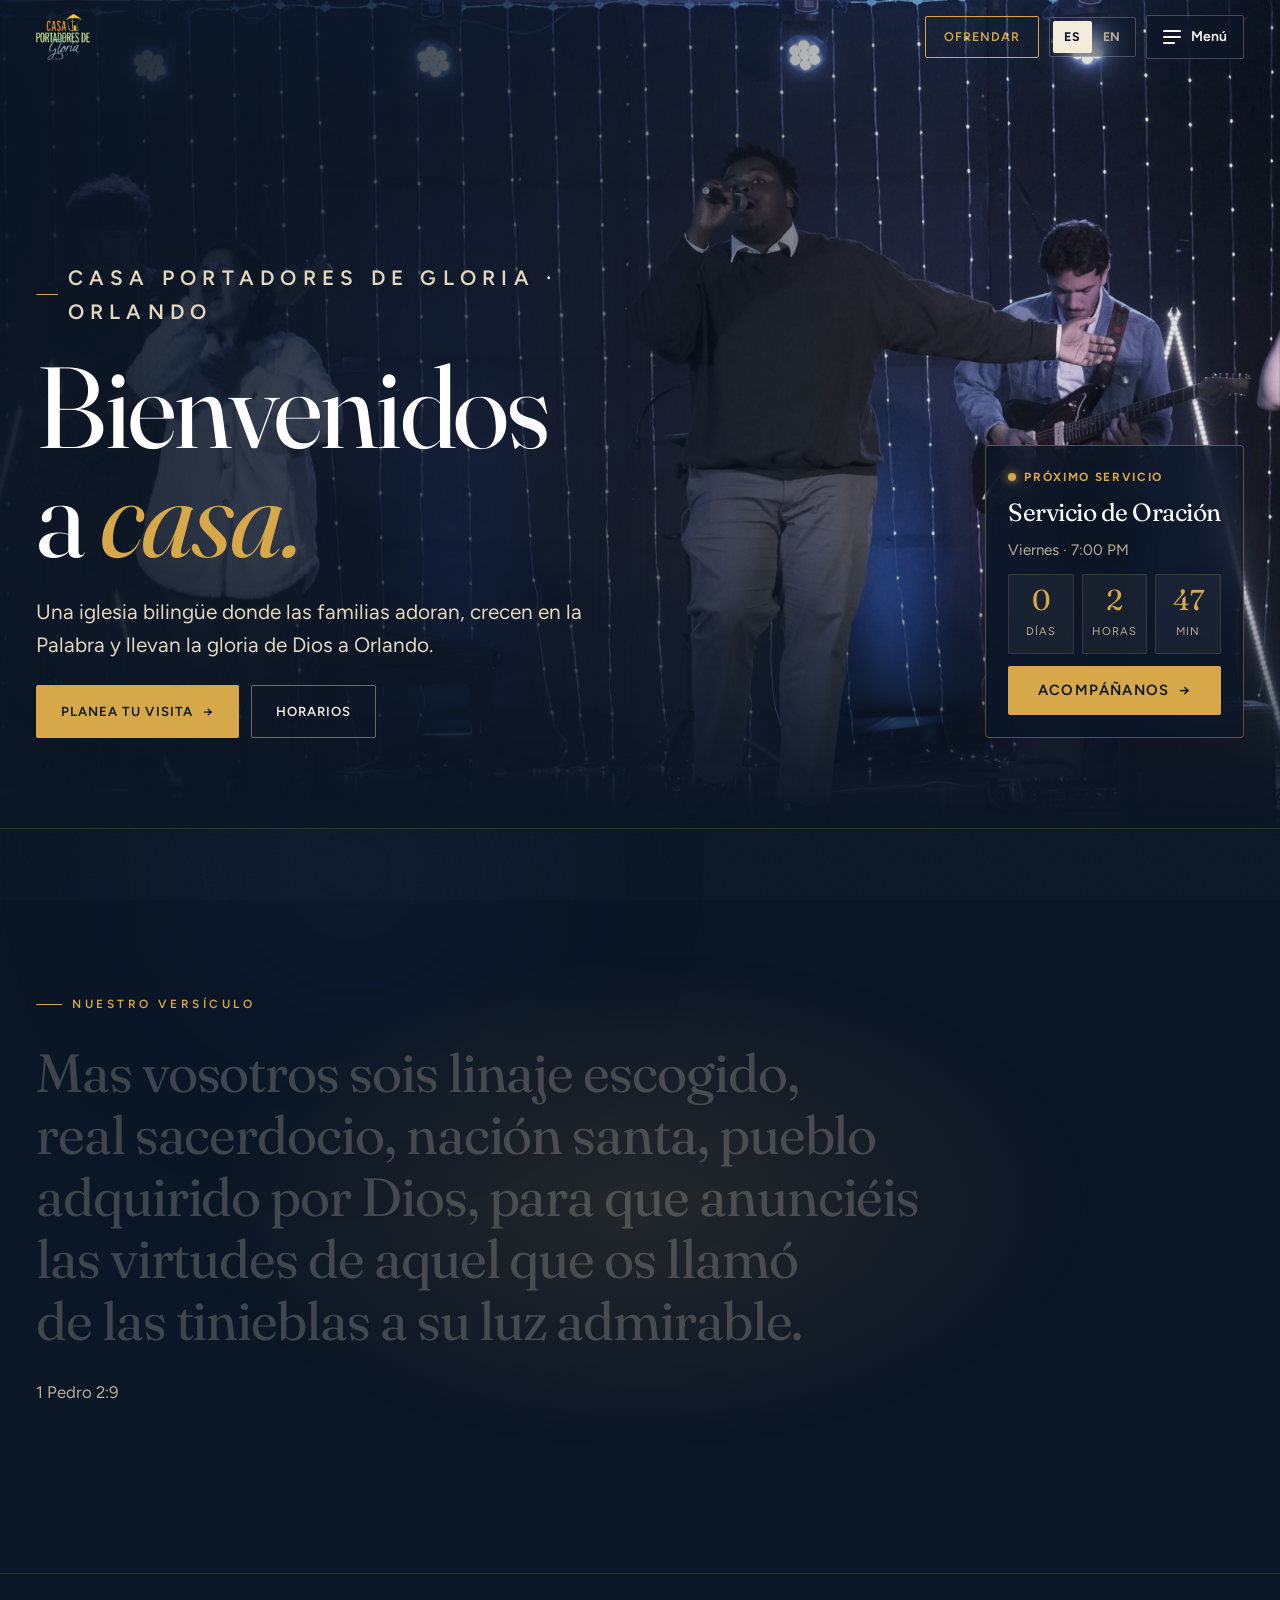
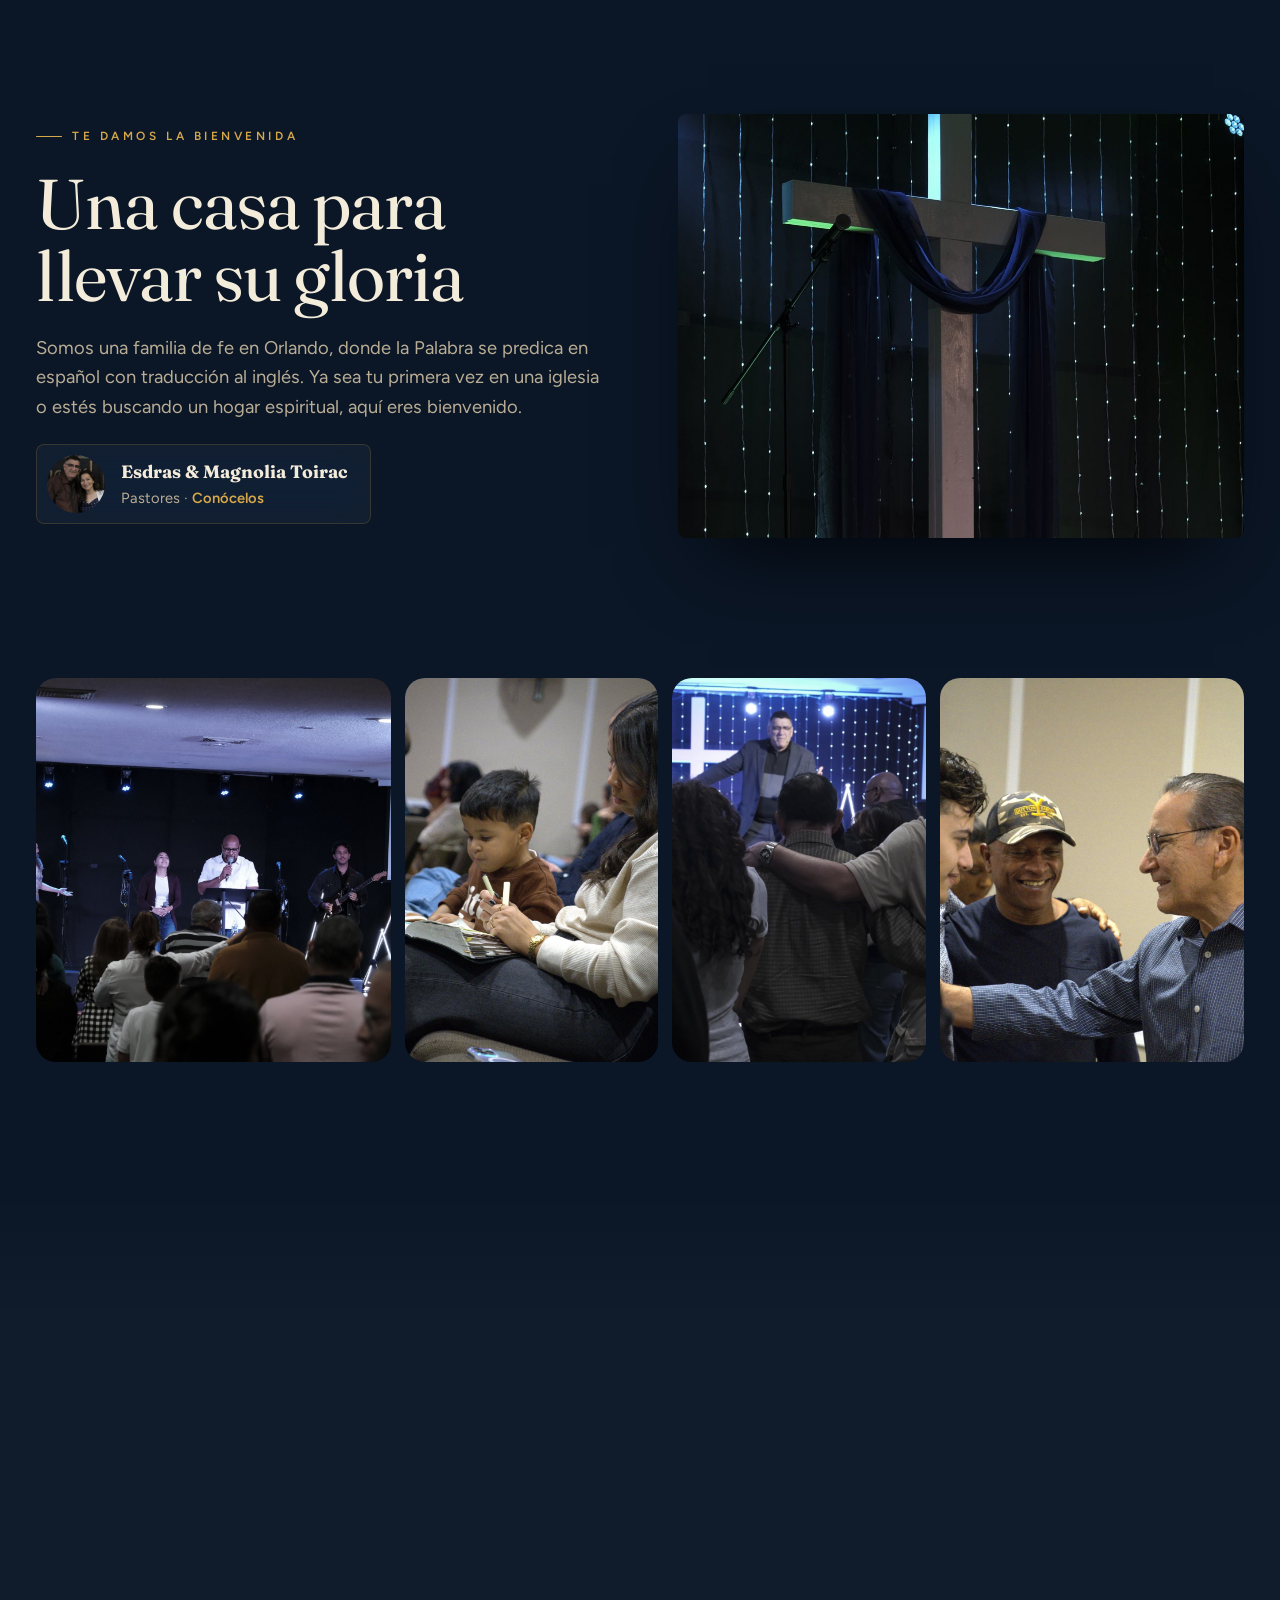
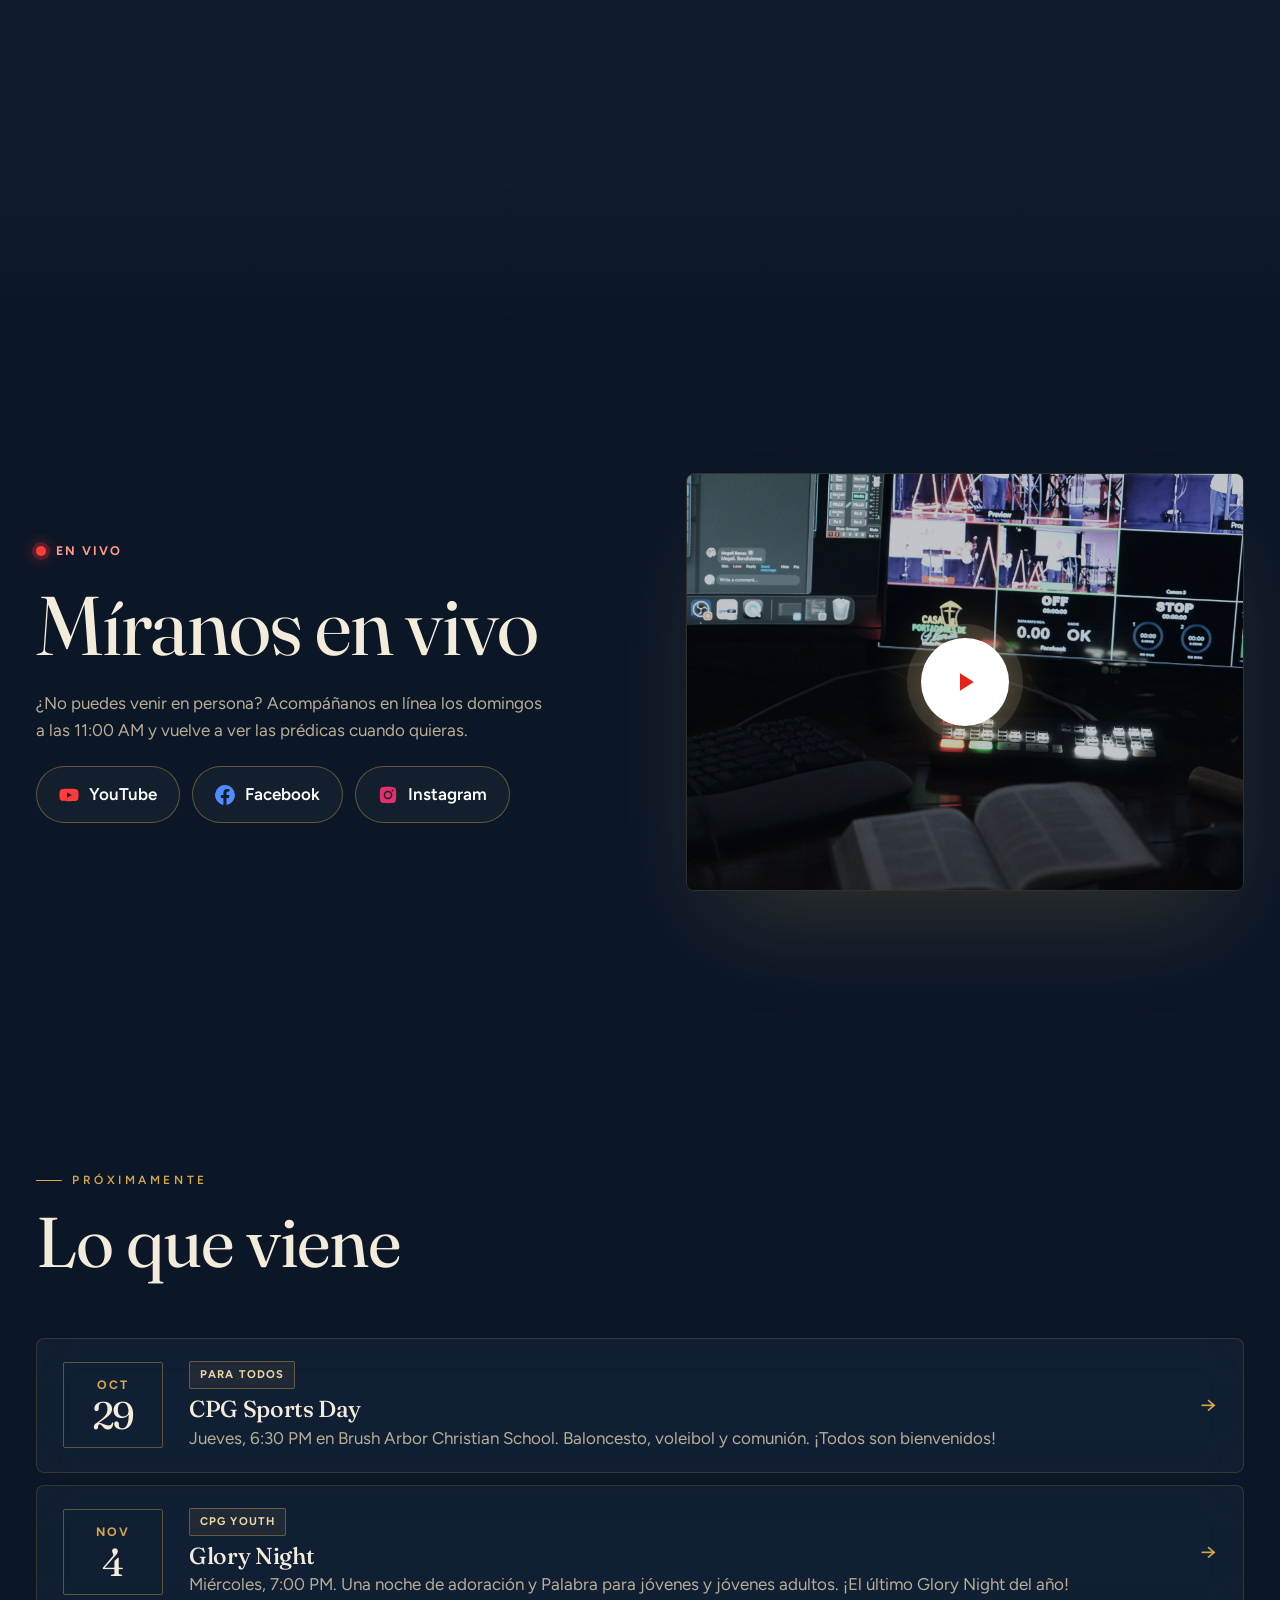
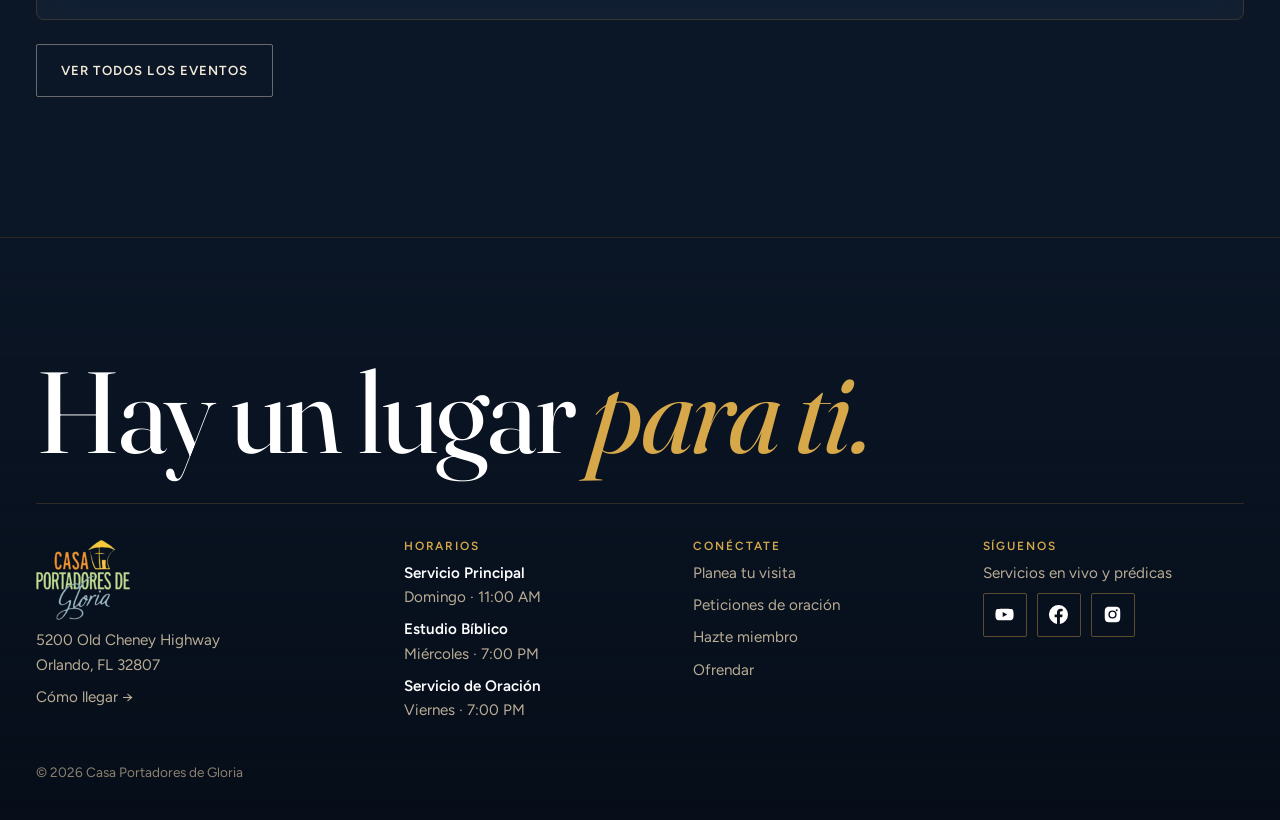
<file: index.html>
<!doctype html>
<html lang="es">
<head>
<meta charset="utf-8">
<meta name="viewport" content="width=device-width, initial-scale=1, viewport-fit=cover">
<title>Casa Portadores de Gloria</title>
<meta name="claude:viewport-fit-sides" content="cover">
<meta name="description" content="Casa Portadores de Gloria — iglesia cristiana bilingüe en Orlando, Florida.">
<meta property="og:type" content="website">
<meta property="og:site_name" content="Casa Portadores de Gloria">
<meta property="og:title" content="Casa Portadores de Gloria">
<meta property="og:description" content="Iglesia cristiana bilingüe en Orlando, FL. Domingos 11:00 AM · 5200 Old Cheney Hwy.">
<meta property="og:url" content="https://cpgorlando.vercel.app/">
<meta property="og:image" content="https://cpgorlando.vercel.app/images/og-share.jpg">
<meta property="og:image:width" content="1200">
<meta property="og:image:height" content="630">
<meta property="og:image:alt" content="Casa Portadores de Gloria — Bienvenidos a casa">
<meta property="og:locale" content="es_US">
<meta name="twitter:card" content="summary_large_image">
<meta name="twitter:image" content="https://cpgorlando.vercel.app/images/og-share.jpg">
<meta name="theme-color" content="#0b1626">
<link rel="icon" type="image/png" href="images/favicon.png">
<link rel="apple-touch-icon" href="images/apple-touch-icon.png">
<link rel="icon" href="images/logo.png">
<link rel="preconnect" href="https://fonts.googleapis.com">
<link rel="preconnect" href="https://fonts.gstatic.com" crossorigin>
<link rel="stylesheet" href="https://fonts.googleapis.com/css2?family=Fraunces:ital,opsz,wght@0,9..144,300..600;1,9..144,300..600&family=Figtree:wght@400;500;600;700&display=swap">
<style>
/* Layout: dark, immersive. Full-bleed photo heroes that melt into a near-black stage,
   a slow-moving "stage light" aurora behind everything, glass cards with a cursor spotlight,
   and one living gradient (violet → blue → cyan) used for emphasis. Single dark look by design. */
:root {
  color-scheme: dark;
  --bg: #0b1626;
  --ink: #f5f5fa;
  --muted: #9b9db2;
  --faint: #6b6e85;
  --glass: rgba(255, 255, 255, 0.045);
  --glass-2: rgba(255, 255, 255, 0.08);
  --line: rgba(255, 255, 255, 0.09);
  --line-2: rgba(255, 255, 255, 0.18);
  --violet: #8b5cf6;
  --blue: #4f7bff;
  --cyan: #22d3ee;
  --grad: linear-gradient(100deg, #f0d79a 0%, #d6a84a 45%, #e8c77a 100%);
  --font-display: "Bricolage Grotesque", "Helvetica Neue", Arial, sans-serif;
  --font-body: "Instrument Sans", "Helvetica Neue", Arial, sans-serif;
  --radius: 24px;
  --gutter-l: max(16px, env(safe-area-inset-left, 0px));
  --gutter-r: max(16px, env(safe-area-inset-right, 0px));
}

* { box-sizing: border-box; }
html { scroll-behavior: smooth; background: var(--bg); }
body { margin: 0; background: var(--bg); color: var(--ink); font-family: var(--font-body); font-size: 17px; line-height: 1.6; -webkit-font-smoothing: antialiased; overflow-x: hidden; }
img { max-width: 100%; display: block; }
a { color: inherit; }
::selection { background: #d6a84a66; }
:focus-visible { outline: 2px solid var(--cyan); outline-offset: 3px; border-radius: 8px; }

/* stage-light aurora behind the whole site */
.aurora { position: fixed; inset: -20vmax; z-index: 0; pointer-events: none; filter: blur(60px); opacity: .5; }
main, footer { position: relative; z-index: 1; }
.aurora i { position: absolute; border-radius: 50%; mix-blend-mode: screen; }
.aurora i:nth-child(1) { width: 55vmax; height: 55vmax; left: 0; top: 0; background: radial-gradient(circle, #6d3df0 0%, transparent 62%); animation: drift1 26s ease-in-out infinite alternate; }
.aurora i:nth-child(2) { width: 50vmax; height: 50vmax; right: 0; top: 20vmax; background: radial-gradient(circle, #2c5bff 0%, transparent 62%); animation: drift2 32s ease-in-out infinite alternate; }
.aurora i:nth-child(3) { width: 45vmax; height: 45vmax; left: 25vmax; bottom: 0; background: radial-gradient(circle, #0fb5d4 0%, transparent 62%); animation: drift3 38s ease-in-out infinite alternate; opacity: .7; }
@keyframes drift1 { to { transform: translate(18vmax, 22vmax) scale(1.15); } }
@keyframes drift2 { to { transform: translate(-22vmax, 10vmax) scale(.9); } }
@keyframes drift3 { to { transform: translate(-14vmax, -20vmax) scale(1.2); } }
.grain { position: fixed; inset: 0; z-index: 0; pointer-events: none; opacity: .05;
  background-image: url("data:image/svg+xml,%3Csvg xmlns='http://www.w3.org/2000/svg' width='160' height='160'%3E%3Cfilter id='n'%3E%3CfeTurbulence type='fractalNoise' baseFrequency='.9' numOctaves='2' stitchTiles='stitch'/%3E%3C/filter%3E%3Crect width='100%25' height='100%25' filter='url(%23n)'/%3E%3C/svg%3E"); }

.en { display: none; }
:root[data-lang="en"] .en { display: revert; }
:root[data-lang="en"] .es { display: none; }

.wrap { max-width: 1240px; margin: 0 auto; padding-left: var(--gutter-l); padding-right: var(--gutter-r); }
h1, h2, h3 { font-family: var(--font-display); font-weight: 700; line-height: 1.02; letter-spacing: -0.03em; text-wrap: balance; margin: 0; }
h2 { font-size: clamp(2.3rem, 5.6vw, 4.4rem); }
h3 { font-size: 1.45rem; letter-spacing: -0.015em; line-height: 1.15; }
p { margin: 0; }
.grad, h1 em, h2 em, footer .big em { font-style: normal; background: var(--grad); -webkit-background-clip: text; background-clip: text; color: transparent; }
.eyebrow { display: inline-flex; align-items: center; gap: 10px; font-size: .78rem; font-weight: 600; letter-spacing: .16em; text-transform: uppercase; color: #d3c7ad; }
.eyebrow::before { content: ""; width: 22px; height: 2px; border-radius: 2px; background: var(--grad); }
.lead { font-size: 1.15rem; color: var(--muted); max-width: 58ch; }
section { padding-block: clamp(72px, 11vw, 140px); position: relative; }
.section-head { display: grid; gap: 16px; margin-bottom: clamp(36px, 5vw, 60px); }
.band { background: linear-gradient(180deg, transparent, rgba(255,255,255,.025) 20%, rgba(255,255,255,.025) 80%, transparent); }
.stack { display: grid; gap: 22px; align-content: start; }
.split { display: grid; grid-template-columns: 1fr 1fr; gap: clamp(32px, 6vw, 88px); align-items: center; }
.split > * { min-width: 0; }
.split img.photo { width: 100%; aspect-ratio: 4 / 3; object-fit: cover; border-radius: var(--radius); box-shadow: 0 40px 80px -30px #000c; }
@media (max-width: 860px) { .split { grid-template-columns: 1fr; } }

/* glass surface + cursor spotlight */
.glass, .quick a, .service, .event, .min-row, .expect > div, .way, .value, .form, .soon-block, .next-card, .visit, .pastors {
  background: var(--glass); border: 1px solid var(--line); backdrop-filter: blur(18px) saturate(140%); -webkit-backdrop-filter: blur(18px) saturate(140%);
}
.spot { position: relative; isolation: isolate; }
.spot::before { content: ""; position: absolute; inset: 0; border-radius: inherit; z-index: -1; opacity: 0; transition: opacity .3s ease;
  background: radial-gradient(420px circle at var(--mx, 50%) var(--my, 50%), rgba(214,168,74, .18), transparent 60%); }
.spot:hover::before { opacity: 1; }

/* buttons */
.btn { display: inline-flex; align-items: center; justify-content: center; gap: 10px; font: inherit; font-weight: 600; text-decoration: none; padding: 15px 26px; border-radius: 999px; border: 1px solid transparent; cursor: pointer; transition: transform .25s ease, box-shadow .25s ease, background .25s ease, color .25s ease, border-color .25s ease; }
.btn:hover { transform: translateY(-2px); }
.btn-primary, .btn-ink, .btn-gold { background: #fff; color: #0b1626; box-shadow: 0 0 0 0 #d6a84a00; }
.btn-primary:hover, .btn-ink:hover, .btn-gold:hover { box-shadow: 0 10px 40px -6px #d6a84aaa, 0 0 0 4px #d6a84a33; }
.btn-ghost, .btn-outline { background: var(--glass); border-color: var(--line-2); color: #fff; backdrop-filter: blur(10px); }
.btn-ghost:hover, .btn-outline:hover { background: var(--glass-2); border-color: #ffffff55; }
.actions, .cta-row { display: flex; flex-wrap: wrap; gap: 12px; }
.btn .arr { transition: transform .25s ease; }
.btn:hover .arr { transform: translateX(4px); }

/* header */
body::before { content: ""; position: fixed; inset: 0 0 auto; height: env(safe-area-inset-top, 0px); z-index: 10; background: var(--bg); }
.site-header { position: fixed; top: env(safe-area-inset-top, 0px); left: 0; right: 0; z-index: 9; color: #fff; transition: background .3s ease, border-color .3s ease; border-bottom: 1px solid transparent; }
.site-header.scrolled { background: rgba(11, 22, 38, .62); backdrop-filter: blur(20px) saturate(160%); -webkit-backdrop-filter: blur(20px) saturate(160%); border-bottom-color: var(--line); }
.site-header .wrap { display: flex; align-items: center; gap: 10px; padding-block: 14px; }
.brand { display: flex; align-items: center; margin-right: auto; text-decoration: none; }
.logo { height: 46px; width: auto; }
.logo-lg { height: 80px; }
.give-pill { font-size: .88rem; font-weight: 600; text-decoration: none; padding: 10px 18px; border-radius: 999px; background: #fff; color: #0b1626; white-space: nowrap; transition: box-shadow .25s ease; }
.give-pill:hover { box-shadow: 0 6px 30px -4px #d6a84aaa; }
.lang { display: inline-flex; border: 1px solid var(--line-2); border-radius: 999px; padding: 3px; background: rgba(11,22,38,.35); backdrop-filter: blur(10px); }
.lang button { font: inherit; font-size: .78rem; font-weight: 700; letter-spacing: .06em; border: 0; background: transparent; color: var(--muted); padding: 6px 11px; border-radius: 999px; cursor: pointer; }
.lang button[aria-pressed="true"] { background: #fff; color: #0b1626; }
.menu-btn { font: inherit; font-size: .88rem; font-weight: 600; display: inline-flex; align-items: center; gap: 10px; border: 1px solid var(--line-2); background: rgba(11,22,38,.35); backdrop-filter: blur(10px); color: #fff; padding: 10px 16px; border-radius: 999px; cursor: pointer; transition: background .2s ease; }
.menu-btn:hover { background: var(--glass-2); }
.menu-btn .bars { display: grid; gap: 4px; }
.menu-btn .bars i { display: block; width: 18px; height: 2px; background: currentColor; border-radius: 2px; }
.menu-btn .bars i:last-child { width: 12px; }
@media (max-width: 480px) { .give-pill { display: none; } .menu-btn .label { display: none; } }

/* full-screen menu */
.menu { position: fixed; inset: 0; z-index: 30; background: rgba(11, 22, 38, .92); backdrop-filter: blur(24px); color: #fff; overflow-y: auto;
  padding-top: calc(env(safe-area-inset-top, 0px) + 14px); padding-bottom: calc(env(safe-area-inset-bottom, 0px) + 32px); animation: fadeIn .3s ease; }
@keyframes fadeIn { from { opacity: 0; } }
.menu .wrap { display: grid; gap: clamp(28px, 5vw, 56px); }
.menu-top { display: flex; align-items: center; justify-content: space-between; gap: 16px; }
.menu-close { font: inherit; font-weight: 600; border: 1px solid var(--line-2); background: var(--glass); color: #fff; padding: 10px 18px; border-radius: 999px; cursor: pointer; }
.menu-groups { display: grid; grid-template-columns: repeat(4, 1fr); gap: 36px; }
.menu-group { display: grid; gap: 8px; align-content: start; min-width: 0; }
.menu-group h2 { font-family: var(--font-body); font-size: .76rem; font-weight: 600; letter-spacing: .16em; text-transform: uppercase; color: var(--faint); margin-bottom: 8px; }
.menu-group a { font-family: var(--font-display); font-weight: 600; font-size: clamp(1.55rem, 2.8vw, 2.2rem); letter-spacing: -0.025em; text-decoration: none; line-height: 1.15; display: inline-block; transition: transform .2s ease, opacity .2s ease; opacity: .8; animation: rise .5s ease backwards; }
.menu-group:nth-child(2) a { animation-delay: .05s; } .menu-group:nth-child(3) a { animation-delay: .1s; } .menu-group:nth-child(4) a { animation-delay: .15s; }
@keyframes rise { from { opacity: 0; transform: translateY(14px); } }
.menu-group a:hover { opacity: 1; transform: translateX(6px); }
.menu-group a[aria-current="page"] { opacity: 1; background: var(--grad); -webkit-background-clip: text; background-clip: text; color: transparent; }
@media (max-width: 860px) { .menu-groups { grid-template-columns: 1fr 1fr; } }
@media (max-width: 440px) { .menu-groups { grid-template-columns: 1fr; } }

/* full-bleed heroes */
.hero, .page-hero { padding: 0; }
.hero .hero-wrap, .page-hero .hero-wrap { max-width: none; padding: 0; }
.hero-frame { position: relative; overflow: hidden; color: #fff; isolation: isolate; }
.hero-frame > img, .hero-frame > picture > img { position: absolute; inset: 0; width: 100%; height: 110%; object-fit: cover; z-index: -2; will-change: transform; animation: heroIn 2.2s cubic-bezier(.2,.7,.2,1) both; }
@keyframes heroIn { from { transform: scale(1.12); filter: brightness(.4); } }
.hero-frame::after { content: ""; position: absolute; inset: 0; z-index: -1;
  background: linear-gradient(180deg, rgba(11,22,38,.55) 0%, rgba(11,22,38,.2) 30%, rgba(11,22,38,.55) 70%, var(--bg) 100%),
              linear-gradient(90deg, rgba(11,22,38,.7) 0%, transparent 60%); }
.hero-inner { max-width: 1240px; margin: 0 auto; display: grid; grid-template-columns: minmax(0, 1fr) auto; align-items: end; gap: 32px;
  min-height: min(92vh, 900px); padding: 130px max(16px, env(safe-area-inset-right, 0px)) clamp(48px, 7vw, 96px) max(16px, env(safe-area-inset-left, 0px)); }
.hero-inner > * { min-width: 0; }
.hero-copy { display: grid; gap: 24px; }
.hero h1 { font-size: clamp(3rem, 12vw, 9.5rem); font-weight: 800; letter-spacing: -0.05em; line-height: .9; }
.hero .hero-copy > p { font-size: clamp(1.05rem, 2vw, 1.3rem); color: #e3d7bd; max-width: 44ch; }
.hero-copy > * { animation: rise .9s cubic-bezier(.2,.7,.2,1) backwards; }
.hero-copy > *:nth-child(2) { animation-delay: .12s; } .hero-copy > *:nth-child(3) { animation-delay: .24s; } .hero-copy > *:nth-child(4) { animation-delay: .36s; }
@media (max-width: 860px) { .hero-inner { grid-template-columns: minmax(0, 1fr); min-height: 0; padding-top: 120px; } }

.next-card { width: min(100%, 340px); border-radius: 22px; padding: 22px; display: grid; gap: 12px; background: rgba(15, 15, 24, .55); border-color: var(--line-2); animation: rise 1s .5s cubic-bezier(.2,.7,.2,1) backwards; }
.next-card .lbl { font-size: .74rem; font-weight: 700; letter-spacing: .14em; text-transform: uppercase; color: #d6a84a; display: flex; align-items: center; gap: 8px; }
.next-card .lbl .dot { width: 8px; height: 8px; border-radius: 50%; background: var(--cyan); box-shadow: 0 0 12px var(--cyan); animation: blink 1.6s ease-in-out infinite; }
.next-card.is-live .lbl { color: #ff7a7a; }
.next-card.is-live .lbl .dot { background: #ff3b3b; box-shadow: 0 0 12px #ff3b3b; }
@keyframes blink { 50% { opacity: .3; } }
.next-card .name { font-family: var(--font-display); font-weight: 700; font-size: 1.55rem; letter-spacing: -0.02em; line-height: 1.1; }
.next-card .when { color: var(--muted); font-size: .95rem; }
.count { display: grid; grid-template-columns: repeat(3, 1fr); gap: 8px; }
.count div { background: rgba(255,255,255,.06); border: 1px solid var(--line); border-radius: 14px; padding: 10px 6px; text-align: center; }
.count b { display: block; font-family: var(--font-display); font-size: 1.8rem; font-weight: 700; font-variant-numeric: tabular-nums; line-height: 1.05; }
.count small { font-size: .7rem; color: var(--muted); text-transform: uppercase; letter-spacing: .1em; }
.next-card .btn { padding: 12px 18px; font-size: .92rem; }

/* marquee */
.marquee { padding-block: 34px; overflow: hidden; border-block: 1px solid var(--line); }
.marquee-track { display: flex; gap: 56px; width: max-content; animation: marquee 40s linear infinite; }
.marquee span { font-family: var(--font-display); font-weight: 800; font-size: clamp(2.2rem, 5vw, 4rem); letter-spacing: -0.04em; white-space: nowrap; display: inline-flex; align-items: center; gap: 56px; color: transparent; -webkit-text-stroke: 1px #ffffff40; }
.marquee span:nth-child(3n+1) { background: var(--grad); -webkit-background-clip: text; background-clip: text; -webkit-text-stroke: 0; }
.marquee span::after { content: "✦"; -webkit-text-stroke: 0; color: #d6a84a; font-size: .45em; }
@keyframes marquee { to { transform: translateX(-50%); } }

/* inner page heroes */
.page-hero .hero-frame { min-height: clamp(420px, 62vh, 640px); display: grid; align-items: end; }
.page-hero .hero-copy { max-width: 1240px; width: 100%; margin: 0 auto; padding: 130px max(16px, env(safe-area-inset-right, 0px)) clamp(36px, 6vw, 72px) max(16px, env(safe-area-inset-left, 0px)); display: grid; gap: 16px; }
.page-hero h1 { font-size: clamp(2.6rem, 10vw, 7.2rem); font-weight: 800; letter-spacing: -0.05em; line-height: .92; max-width: 13ch; }
.page-hero p.sub { color: #e3d7bd; font-size: 1.15rem; max-width: 48ch; }

/* welcome / pastors chip */
.pastors { display: flex; align-items: center; gap: 16px; padding: 10px 22px 10px 10px; border-radius: 999px; width: fit-content; max-width: 100%; }
.pastors img { width: 58px; height: 58px; border-radius: 50%; object-fit: cover; flex: none; }
.pastors .names { display: block; font-family: var(--font-display); font-weight: 700; font-size: 1.12rem; }
.pastors .role { display: block; color: var(--muted); font-size: .92rem; }
.pastors a { color: #d6a84a; font-weight: 600; text-decoration: none; }

/* photo strip */
.strip { display: grid; grid-template-columns: 1.4fr 1fr 1fr 1.2fr; gap: 14px; height: clamp(240px, 30vw, 400px); }
.strip img { width: 100%; height: 100%; object-fit: cover; border-radius: 20px; min-width: 0; transition: transform .6s cubic-bezier(.2,.7,.2,1), filter .6s ease; filter: saturate(.9); }
.strip img:hover { transform: translateY(-6px) scale(1.02); filter: saturate(1.1); }
@media (max-width: 700px) { .strip { grid-template-columns: 1fr 1fr; height: auto; grid-auto-rows: 170px; } }

/* quick links */
.quick { display: grid; grid-template-columns: repeat(4, 1fr); gap: 14px; }
.quick a { position: relative; overflow: hidden; isolation: isolate; display: grid; gap: 8px; align-content: end; min-height: 320px; padding: 26px; border-radius: var(--radius); text-decoration: none; transition: transform .3s ease, border-color .3s ease; }
.quick a img { position: absolute; inset: 0; width: 100%; height: 100%; object-fit: cover; z-index: -2; transition: transform .8s cubic-bezier(.2,.7,.2,1), filter .5s ease; filter: brightness(.85); }
.quick a:hover img { transform: scale(1.08); filter: brightness(1); }
.quick a::after { content: ""; position: absolute; inset: 0; z-index: -1; background: linear-gradient(180deg, rgba(11,22,38,.1) 20%, rgba(11,22,38,.88) 100%); }
.quick a span.go { position: absolute; top: 22px; right: 22px; background: rgba(11,22,38,.35); backdrop-filter: blur(8px); }
.quick span.d { color: #e3d7bd; }
.quick a:hover { transform: translateY(-6px); border-color: var(--line-2); }
.quick b { font-family: var(--font-display); font-weight: 700; font-size: 1.7rem; letter-spacing: -0.025em; line-height: 1.05; }
.quick span.d { color: var(--muted); font-size: .98rem; }
.quick span.go { width: 46px; height: 46px; border-radius: 50%; display: grid; place-items: center; border: 1px solid var(--line-2); font-size: 1.1rem; transition: transform .3s ease, background .3s ease, color .3s ease; }
.quick a:hover span.go { background: #fff; color: #0b1626; transform: rotate(-45deg); }
@media (max-width: 960px) { .quick { grid-template-columns: 1fr 1fr; } }
@media (max-width: 480px) { .quick { grid-template-columns: 1fr; } .quick a { min-height: 240px; } }

/* services */
.services { display: grid; grid-template-columns: repeat(3, 1fr); gap: 16px; }
.service { border-radius: var(--radius); overflow: hidden; display: grid; gap: 10px; align-content: start; padding: 0 26px 28px; min-width: 0; transition: transform .3s ease, border-color .3s ease; }
.service:hover { transform: translateY(-6px); border-color: var(--line-2); }
.service-img { width: calc(100% + 52px); max-width: none; margin: 0 -26px 14px; aspect-ratio: 16 / 11; object-fit: cover; }
.service .when { font-family: var(--font-display); font-size: 3.4rem; font-weight: 800; letter-spacing: -0.05em; line-height: 1; font-variant-numeric: tabular-nums; }
.service .when span { font-size: 1rem; color: var(--muted); font-family: var(--font-body); font-weight: 600; letter-spacing: 0; margin-left: 6px; }
.service p { color: var(--muted); }
@media (max-width: 820px) { .services { grid-template-columns: 1fr; } }
.visit { margin-top: 28px; display: flex; flex-wrap: wrap; align-items: center; gap: 16px 28px; padding: 22px 26px; border-radius: var(--radius); }
.visit address { font-style: normal; font-weight: 600; margin-right: auto; }
.visit address span { display: block; font-weight: 400; color: var(--muted); }

/* live band */
.live { overflow: hidden; }
.live .wrap { display: grid; grid-template-columns: 1.05fr 1fr; gap: clamp(28px, 5vw, 72px); align-items: center; }
.live .wrap > * { min-width: 0; }
.live h2 { font-size: clamp(2.6rem, 7vw, 5.2rem); }
.live p { color: var(--muted); max-width: 46ch; }
.live-badge { display: inline-flex; align-items: center; gap: 10px; font-size: .78rem; font-weight: 700; letter-spacing: .16em; text-transform: uppercase; color: #ff8a8a; }
.live-badge::before { content: ""; width: 10px; height: 10px; border-radius: 50%; background: #ff3b3b; box-shadow: 0 0 0 4px #ff3b3b33, 0 0 16px #ff3b3b; animation: pulse 1.8s ease-in-out infinite; }
@keyframes pulse { 50% { box-shadow: 0 0 0 10px #ff3b3b00, 0 0 16px #ff3b3b; } }
.live .shot { position: relative; border-radius: var(--radius); overflow: hidden; aspect-ratio: 4 / 3; border: 1px solid var(--line); box-shadow: 0 50px 100px -30px #d6a84a33; }
.live .shot img { width: 100%; height: 100%; object-fit: cover; transition: transform .8s ease; }
.live .shot:hover img { transform: scale(1.06); }
.live .shot .play { position: absolute; inset: 0; display: grid; place-items: center; text-decoration: none; background: rgba(11,22,38,.25); }
.live .shot .play span { width: 88px; height: 88px; border-radius: 50%; background: #fff; display: grid; place-items: center; transition: transform .25s ease; box-shadow: 0 0 0 14px #ffffff1f, 0 0 60px #d6a84aaa; }
.live .shot .play:hover span { transform: scale(1.1); }
@media (max-width: 820px) { .live .wrap { grid-template-columns: 1fr; } }
.social-btns { display: flex; flex-wrap: wrap; gap: 12px; }
.sbtn { display: inline-flex; align-items: center; gap: 10px; font-weight: 600; text-decoration: none; padding: 14px 22px; border-radius: 999px; color: #fff; background: var(--glass); border: 1px solid var(--line-2); transition: transform .25s ease, background .25s ease, border-color .25s ease; }
.sbtn:hover { transform: translateY(-2px); }
.sbtn svg { width: 20px; height: 20px; flex: none; }
.sbtn.yt svg { color: #ff3b3b; } .sbtn.fb svg { color: #4f8cff; }
.sbtn.yt:hover { background: #ff3b3b; border-color: #ff3b3b; } .sbtn.yt:hover svg { color: #fff; }
.sbtn.fb:hover { background: #1877f2; border-color: #1877f2; } .sbtn.fb:hover svg { color: #fff; }
.social-icons { display: flex; gap: 10px; }
.social-icons a { width: 44px; height: 44px; border-radius: 50%; display: grid; place-items: center; border: 1px solid var(--line-2); color: #fff; transition: background .2s ease, transform .2s ease; }
.social-icons a:hover { background: #fff; color: #0b1626; transform: translateY(-2px); }
.social-icons svg { width: 19px; height: 19px; }

/* events */
.events { display: grid; gap: 12px; }
.event { display: grid; grid-template-columns: 100px 1fr auto; gap: 26px; align-items: center; padding: 20px 26px; border-radius: var(--radius); transition: transform .3s ease, border-color .3s ease; }
.event:hover { transform: translateX(8px); border-color: var(--line-2); }
.event > * { min-width: 0; }
.date { text-align: center; border-radius: 18px; padding: 12px 6px; background: linear-gradient(160deg, #8b5cf633, #22d3ee22); border: 1px solid var(--line-2); }
.date .m { display: block; font-size: .76rem; font-weight: 700; letter-spacing: .14em; text-transform: uppercase; color: #d6a84a; }
.date .d { display: block; font-family: var(--font-display); font-weight: 800; font-size: 2.4rem; letter-spacing: -0.04em; line-height: 1.05; font-variant-numeric: tabular-nums; }
.event h3 { margin-bottom: 4px; }
.event p { color: var(--muted); }
.event::after { content: "→"; font-size: 1.4rem; color: #d6a84a; transition: transform .3s ease; }
.event:hover::after { transform: translateX(4px); }
.tag { display: inline-block; font-size: .7rem; font-weight: 700; letter-spacing: .1em; text-transform: uppercase; padding: 4px 10px; border-radius: 999px; border: 1px solid var(--line-2); color: #d3c7ad; margin-bottom: 8px; }
@media (max-width: 560px) { .event { grid-template-columns: 74px 1fr; gap: 16px; padding: 16px; } .event::after { display: none; } .date .d { font-size: 1.8rem; } }

/* ministries */
.min-list { display: grid; gap: 18px; }
.min-row { display: grid; grid-template-columns: 1fr 1fr; border-radius: var(--radius); overflow: hidden; min-height: 340px; transition: border-color .3s ease; }
.min-row:hover { border-color: var(--line-2); }
.min-row:nth-child(even) img { order: 2; }
.min-row > * { min-width: 0; }
.min-row img { width: 100%; height: 100%; object-fit: cover; transition: transform .8s cubic-bezier(.2,.7,.2,1); }
.min-row:hover img { transform: scale(1.05); }
.min-row .body { padding: clamp(26px, 4vw, 52px); display: grid; gap: 14px; align-content: center; }
.min-row .who { font-size: .78rem; font-weight: 600; letter-spacing: .16em; text-transform: uppercase; color: #d6a84a; }
.min-row h3 { font-size: clamp(2rem, 4vw, 3rem); letter-spacing: -0.035em; }
.min-row p { color: var(--muted); }
.min-row a.more { font-weight: 600; text-decoration: none; background: var(--grad); -webkit-background-clip: text; background-clip: text; color: transparent; width: fit-content; }
@media (max-width: 760px) { .min-row { grid-template-columns: 1fr; } .min-row:nth-child(even) img { order: 0; } .min-row img { aspect-ratio: 16 / 10; } }

/* pastors page */
.pastor-card { display: grid; grid-template-columns: minmax(0, 460px) 1fr; gap: clamp(28px, 6vw, 80px); align-items: center; }
.pastor-card > * { min-width: 0; }
.pastor-card img { width: 100%; aspect-ratio: 4 / 5; object-fit: cover; border-radius: var(--radius); box-shadow: 0 50px 100px -30px #d6a84a33; }
@media (max-width: 820px) { .pastor-card { grid-template-columns: 1fr; } }

/* highlights */
.hl-grid { display: grid; grid-template-columns: repeat(3, 1fr); gap: 16px; }
.hl { position: relative; border-radius: var(--radius); overflow: hidden; min-height: 420px; display: grid; align-content: end; color: #fff; isolation: isolate; border: 1px solid var(--line); min-width: 0; }
.hl img { position: absolute; inset: 0; width: 100%; height: 100%; object-fit: cover; z-index: -2; transition: transform .8s cubic-bezier(.2,.7,.2,1); }
.hl:hover img { transform: scale(1.07); }
.hl::after { content: ""; position: absolute; inset: 0; z-index: -1; background: linear-gradient(180deg, transparent 30%, rgba(11,22,38,.92) 100%); }
.hl .ph { position: absolute; inset: 0; z-index: -2; display: grid; place-items: start; padding: 24px; background: linear-gradient(150deg, #3b1d8f, #0b2a5e 60%, #0b1626); color: #ffffff99; font-size: .76rem; font-weight: 700; letter-spacing: .12em; text-transform: uppercase; }
.hl .body { padding: 26px; display: grid; gap: 6px; }
.hl h3 { font-size: 1.8rem; }
.hl p { color: #d3c7ad; }
@media (max-width: 900px) { .hl-grid { grid-template-columns: 1fr 1fr; } }
@media (max-width: 560px) { .hl-grid { grid-template-columns: 1fr; } .hl { min-height: 340px; } }

/* gallery + lightbox */
.gallery { display: grid; grid-template-columns: repeat(4, 1fr); grid-auto-rows: 240px; gap: 12px; }
.gallery img { width: 100%; height: 100%; object-fit: cover; border-radius: 18px; cursor: zoom-in; transition: transform .5s ease, filter .5s ease; filter: saturate(.9) brightness(.92); }
.gallery img:hover { transform: scale(1.02); filter: saturate(1.1) brightness(1); }
.g1 { grid-column: span 2; grid-row: span 2; }
@media (max-width: 760px) { .gallery { grid-template-columns: 1fr 1fr; grid-auto-rows: 170px; } }
.lightbox { position: fixed; inset: 0; z-index: 40; background: rgba(11,22,38,.94); backdrop-filter: blur(16px); display: grid; place-items: center; padding: max(16px, env(safe-area-inset-top, 0px)) 16px max(16px, env(safe-area-inset-bottom, 0px)); animation: fadeIn .25s ease; }
.lightbox img { max-height: 84vh; max-width: min(1100px, 100%); border-radius: 16px; object-fit: contain; }
.lb-btn { position: absolute; font: inherit; font-size: 1.3rem; width: 50px; height: 50px; border-radius: 50%; border: 1px solid var(--line-2); background: var(--glass); color: #fff; cursor: pointer; }
.lb-btn:hover { background: #fff; color: #0b1626; }
.lb-close { top: calc(env(safe-area-inset-top, 0px) + 16px); right: max(16px, env(safe-area-inset-right, 0px)); }
.lb-prev { left: max(16px, env(safe-area-inset-left, 0px)); top: 50%; }
.lb-next { right: max(16px, env(safe-area-inset-right, 0px)); top: 50%; }

/* give */
.give-grid { display: grid; grid-template-columns: 1.1fr 1fr; gap: clamp(28px, 6vw, 88px); align-items: start; }
.give-grid > * { min-width: 0; }
.verse { font-family: var(--font-display); font-weight: 600; font-size: clamp(2rem, 4.4vw, 3.2rem); letter-spacing: -0.035em; line-height: 1.08; }
.verse cite { display: block; margin-top: 16px; font-family: var(--font-body); font-weight: 600; font-style: normal; font-size: 1rem; letter-spacing: 0; color: #d6a84a; }
.ways { display: grid; gap: 14px; }
.way { border-radius: var(--radius); padding: 26px; display: grid; gap: 6px; }
.way p { color: var(--muted); }
.soon { font-size: .72rem; font-weight: 700; letter-spacing: .14em; text-transform: uppercase; color: #d6a84a; }
@media (max-width: 820px) { .give-grid { grid-template-columns: 1fr; } }

.soon-block { border-radius: var(--radius); padding: clamp(30px, 5vw, 60px); display: grid; gap: 16px; justify-items: start; }
.expect { display: grid; grid-template-columns: repeat(auto-fit, minmax(220px, 1fr)); gap: 14px; }
.expect > div { padding: 26px; border-radius: var(--radius); display: grid; gap: 8px; }
.expect p { color: var(--muted); }

/* values */
.values { display: grid; grid-template-columns: repeat(2, 1fr); gap: 14px; }
.value { border-radius: var(--radius); padding: clamp(24px, 3.5vw, 36px); display: grid; gap: 12px; align-content: start; min-width: 0; transition: transform .3s ease, border-color .3s ease; }
.value:hover { transform: translateY(-4px); border-color: var(--line-2); }
.value:first-child { grid-column: 1 / -1; background: linear-gradient(130deg, #6d3df0cc, #2c5bffcc 55%, #0fb5d4cc); border-color: transparent; }
.value:first-child h3 { font-size: clamp(2.2rem, 6vw, 4rem); letter-spacing: -0.045em; }
.value:first-child p { color: #ffffffe6; font-size: 1.2rem; }
.value:first-child .ref { background: #ffffff26; color: #fff; border-color: transparent; }
.value h3 { font-size: 1.6rem; }
.value p { color: var(--muted); font-size: 1.05rem; }
.refs { display: flex; flex-wrap: wrap; gap: 8px; margin-top: 4px; }
.ref { font-size: .8rem; font-weight: 600; padding: 6px 12px; border-radius: 999px; border: 1px solid var(--line-2); color: #e8d6a8; }
@media (max-width: 760px) { .values { grid-template-columns: 1fr; } }

/* forms */
.form { display: grid; gap: 16px; border-radius: var(--radius); padding: clamp(22px, 4vw, 38px); }
.form .row { display: grid; grid-template-columns: 1fr 1fr; gap: 16px; }
@media (max-width: 560px) { .form .row { grid-template-columns: 1fr; } }
.field { display: grid; gap: 6px; min-width: 0; }
.field label { font-weight: 600; font-size: .9rem; color: #e3d7bd; }
.field input, .field textarea, .field select { font: inherit; color: #fff; background: rgba(255,255,255,.05); border: 1px solid var(--line); border-radius: 14px; padding: 13px 15px; width: 100%; transition: border-color .2s ease, background .2s ease, box-shadow .2s ease; }
.field select option { background: #12121a; }
.field textarea { min-height: 130px; resize: vertical; }
.field input:focus, .field textarea:focus, .field select:focus { outline: none; border-color: #d6a84a; background: rgba(255,255,255,.08); box-shadow: 0 0 0 4px #d6a84a2e; }
.check { display: flex; gap: 10px; align-items: flex-start; font-size: .95rem; color: var(--muted); }
.check input { margin-top: 5px; accent-color: #d6a84a; }
.form button[type="submit"] { justify-self: start; font: inherit; font-weight: 600; border: 0; cursor: pointer; padding: 15px 28px; border-radius: 999px; background: #fff; color: #0b1626; transition: box-shadow .25s ease, transform .25s ease; }
.form button[type="submit"]:hover { transform: translateY(-2px); box-shadow: 0 10px 40px -6px #d6a84aaa; }
.form-note { font-size: .92rem; padding: 12px 14px; border-radius: 12px; background: #d6a84a22; border: 1px solid #d6a84a44; color: #f4ecdb; }

/* footer */
footer { padding-block: clamp(72px, 10vw, 120px) 36px; font-size: .95rem; color: var(--muted); border-top: 1px solid var(--line); background: linear-gradient(180deg, transparent, rgba(11,22,38,.8)); }
footer .wrap { display: grid; gap: 40px; }
footer .big { font-family: var(--font-display); font-weight: 800; font-size: clamp(2.8rem, 9vw, 7.5rem); letter-spacing: -0.05em; line-height: .92; color: #fff; }
footer .cols { display: grid; grid-template-columns: 1.3fr 1fr 1fr 1fr; gap: 28px; padding-top: 36px; border-top: 1px solid var(--line); }
footer .cols > * { min-width: 0; display: grid; gap: 8px; align-content: start; }
footer h2 { font-family: var(--font-body); font-size: .74rem; font-weight: 600; letter-spacing: .16em; text-transform: uppercase; color: #fff; }
footer a { color: var(--muted); text-decoration: none; transition: color .15s ease; }
footer a:hover { color: #fff; }
footer .legal { font-size: .85rem; color: var(--faint); }
@media (max-width: 900px) { footer .cols { grid-template-columns: 1fr 1fr; } }
@media (max-width: 520px) { footer .cols { grid-template-columns: 1fr; } }

/* scroll reveal: content is visible without JS; JS only adds the rise */
.js .rv { opacity: .001; transform: translateY(34px); transition: opacity .9s ease, transform .9s cubic-bezier(.2,.7,.2,1); }
.js .rv.in { opacity: 1; transform: none; }

@media (prefers-reduced-motion: reduce) {
  html { scroll-behavior: auto; }
  *, *::before, *::after { animation: none !important; transition: none !important; }
  .js .rv { opacity: 1; transform: none; }
}

.family { margin: 0; border-radius: var(--radius); overflow: hidden; border: 1px solid var(--line); box-shadow: 0 50px 100px -30px #d6a84a26; }
.family img { width: 100%; aspect-ratio: 16 / 9; object-fit: cover; }
@media (max-width: 640px) { .family img { aspect-ratio: 4 / 3; } }

[hidden] { display: none !important; }

/* pastors page: compact layout */
.page-hero.compact .hero-frame { min-height: clamp(280px, 34vw, 380px); }
.page-hero.compact h1 { font-size: clamp(2.4rem, 7vw, 4.6rem); }
.pastors-page { padding-block: clamp(48px, 7vw, 88px); }
.pastor-grid { display: grid; grid-template-columns: 1fr; max-width: 820px; gap: clamp(24px, 4vw, 48px); align-items: center; }
.pastor-grid > * { min-width: 0; }
.pastor-intro { display: grid; grid-template-columns: 200px 1fr; gap: 28px; align-items: center; }
.pastor-intro > * { min-width: 0; }
.pastor-photo { width: 200px; height: 240px; object-fit: cover; border-radius: 20px; border: 1px solid var(--line); }
.pastor-intro h2 { font-size: clamp(2rem, 3.6vw, 2.8rem); }
.soon-line { color: var(--muted); font-size: .95rem; display: flex; gap: 10px; align-items: center; flex-wrap: wrap; }
.family-card { margin: 0; position: relative; border-radius: var(--radius); overflow: hidden; border: 1px solid var(--line); }
.family-card img { width: 100%; aspect-ratio: 3 / 2; object-fit: cover; }
.family-card figcaption { position: absolute; left: 0; right: 0; bottom: 0; padding: 40px 20px 16px; display: grid; gap: 2px; background: linear-gradient(180deg, transparent, rgba(11,22,38,.85)); }
.family-card figcaption b { font-family: var(--font-display); font-size: 1.4rem; letter-spacing: -0.02em; }
@media (max-width: 960px) { .pastor-grid { grid-template-columns: 1fr; } }
@media (max-width: 520px) { .pastor-intro { grid-template-columns: 1fr; } .pastor-photo { width: 160px; height: 192px; } }

.pastor-photo { width: 220px; height: 264px; }
.pastor-intro { grid-template-columns: 220px 1fr; }
.calling { padding-block: clamp(40px, 6vw, 80px); }
.calling-grid { display: grid; grid-template-columns: 1fr 1fr; gap: clamp(24px, 5vw, 64px); align-items: center; }
.calling-grid > * { min-width: 0; }
.calling-photo { width: 100%; aspect-ratio: 3 / 2; object-fit: cover; border-radius: var(--radius); border: 1px solid var(--line); }
.family-section { padding-block: clamp(40px, 6vw, 80px); }
.family-section .family-card { max-width: 760px; margin: 0 auto; }
.family-card img { aspect-ratio: 16 / 9; }
@media (max-width: 820px) { .calling-grid { grid-template-columns: 1fr; } }

.ages { list-style: none; margin: 4px 0 0; padding: 0; display: flex; flex-wrap: wrap; gap: 8px; }
.ages li { font-size: .82rem; font-weight: 600; padding: 6px 12px; border-radius: 999px; border: 1px solid var(--line-2); color: #f4ecdb; background: rgba(214,168,74,.12); }

/* highlights: 5 cards -> 3 on top, 2 wide below */
.hl-grid { grid-template-columns: repeat(6, 1fr); }
.hl-grid > .hl { grid-column: span 2; }
.hl-grid > .hl:nth-child(n+4) { grid-column: span 2; }
@media (max-width: 900px) { .hl-grid { grid-template-columns: 1fr 1fr; } .hl-grid > .hl, .hl-grid > .hl:nth-child(n+4) { grid-column: span 1; } .hl-grid > .hl:last-child { grid-column: auto; } }
@media (max-width: 560px) { .hl-grid { grid-template-columns: 1fr; } }

/* home: scroll-lit verse (replaces the marquee) */
.verse-band { padding-block: clamp(80px, 13vw, 170px); border-block: 1px solid var(--line); position: relative; overflow: hidden; }
.verse-band::before { content: ""; position: absolute; left: 50%; top: 50%; width: 900px; height: 500px; transform: translate(-50%, -50%); background: radial-gradient(closest-side, rgba(214,168,74,.16), transparent); pointer-events: none; }
.verse-band .wrap { display: grid; gap: 28px; position: relative; }
.scroll-verse { margin: 0; font-family: var(--font-display); font-weight: 700; font-size: clamp(1.8rem, 4.2vw, 3.5rem); line-height: 1.1; letter-spacing: -0.03em; text-wrap: balance; max-width: 26ch; }
.scroll-verse span > span { color: rgba(245,245,250,.28); transition: color .4s ease; }
.scroll-verse span > span.lit { color: #f5f5fa; }
.scroll-verse span > span.g.lit { background: var(--grad); -webkit-background-clip: text; background-clip: text; color: transparent; }
.verse-ref { color: var(--muted); font-size: 1.05rem; }

.calling .lead { font-size: 1.05rem; }
.calling .stack { gap: 16px; }
.facts { margin: 8px 0 0; display: grid; grid-template-columns: repeat(3, 1fr); gap: 10px; }
.facts > div { padding: 14px 16px; border-radius: 16px; border: 1px solid var(--line); background: var(--glass); min-width: 0; }
.facts dt { font-family: var(--font-display); font-weight: 800; font-size: 1.5rem; letter-spacing: -0.03em; background: var(--grad); -webkit-background-clip: text; background-clip: text; color: transparent; }
.facts dd { margin: 2px 0 0; font-size: .85rem; color: var(--muted); line-height: 1.35; }
@media (max-width: 520px) { .facts { grid-template-columns: 1fr; } }
.calling-grid { align-items: start; }


.family-section { padding-block: clamp(48px, 7vw, 96px); border-top: 1px solid var(--line); }
.family-grid { display: grid; grid-template-columns: 1fr 1.25fr; gap: clamp(24px, 5vw, 64px); align-items: center; }
.family-grid > * { min-width: 0; }
.family-photo { width: 100%; aspect-ratio: 16 / 10; object-fit: cover; object-position: center 30%; border-radius: var(--radius); border: 1px solid var(--line); box-shadow: 0 40px 80px -30px #d6a84a33; }
@media (max-width: 820px) { .family-grid { grid-template-columns: 1fr; } .family-photo { order: -1; } }

/* beliefs: purpose + statement of faith */
.purpose { display: grid; gap: 18px; max-width: 900px; }
.purpose-text { font-family: var(--font-display); font-weight: 600; font-size: clamp(1.5rem, 3.2vw, 2.4rem); line-height: 1.2; letter-spacing: -0.025em; }
.faith-wrap { display: grid; gap: 0; }
.faith-list { display: grid; gap: 10px; }
.faith { border-radius: 18px; border: 1px solid var(--line); background: var(--glass); overflow: hidden; }
.faith[open] { border-color: var(--line-2); }
.faith summary { list-style: none; cursor: pointer; display: grid; grid-template-columns: 52px 1fr auto; align-items: center; gap: 14px; padding: 18px 22px; }
.faith summary::-webkit-details-marker { display: none; }
.faith .num { font-family: var(--font-display); font-weight: 800; font-size: 1rem; color: #d6a84a; }
.faith .ttl { font-family: var(--font-display); font-weight: 700; font-size: 1.3rem; letter-spacing: -0.02em; }
.faith .chev { width: 32px; height: 32px; border-radius: 50%; border: 1px solid var(--line-2); display: grid; place-items: center; transition: transform .25s ease; }
.faith[open] .chev { transform: rotate(45deg); }
.faith-body { padding: 0 22px 24px 88px; display: grid; gap: 14px; color: #d3c7ad; max-width: 900px; }
.faith-body h4 { margin: 8px 0 0; font-family: var(--font-display); font-size: 1.1rem; color: #fff; }
.faith-body p, .faith-body li { line-height: 1.7; }
.faith-body ul { margin: 0; padding-left: 20px; display: grid; gap: 10px; }
.affiliation { margin-top: 36px; padding: 24px 26px; border-radius: var(--radius); border: 1px solid var(--line); display: grid; gap: 10px; color: var(--muted); max-width: 900px; }
@media (max-width: 600px) { .faith summary { grid-template-columns: 36px 1fr auto; padding: 16px; } .faith-body { padding: 0 16px 20px; } }
.purpose-text em { font-style: normal; background: var(--grad); -webkit-background-clip: text; background-clip: text; color: transparent; }

.serve-note { margin-top: 28px; display: flex; flex-wrap: wrap; align-items: center; justify-content: space-between; gap: 20px 32px; padding: clamp(22px, 4vw, 34px); border-radius: var(--radius); border: 1px solid var(--line-2); background: linear-gradient(130deg, rgba(109,61,240,.22), rgba(44,91,255,.16) 55%, rgba(15,181,212,.14)); }
.serve-note > .stack { flex: 1 1 420px; min-width: 0; }
.serve-title { font-family: var(--font-display); font-weight: 700; font-size: clamp(1.4rem, 2.6vw, 1.9rem); letter-spacing: -0.02em; line-height: 1.15; }
.serve-note p:not(.eyebrow):not(.serve-title) { color: #d3c7ad; max-width: 60ch; }

/* ministries: photo bento with hover reveal */
.min-bento { display: grid; grid-template-columns: repeat(4, 1fr); grid-auto-rows: 300px; gap: 14px; }
.min-tile { position: relative; overflow: hidden; border-radius: var(--radius); border: 1px solid var(--line); isolation: isolate; display: grid; align-content: end; color: #fff; min-width: 0; outline: none; }
.min-tile:nth-child(1), .min-tile:nth-child(2), .min-tile:nth-child(6), .min-tile:nth-child(7) { grid-column: span 2; }
.min-tile:nth-child(3) { grid-column: span 2; grid-row: span 2; }
.min-tile:nth-child(8) { grid-column: span 2; }
.min-tile > img { position: absolute; inset: 0; width: 100%; height: 100%; object-fit: cover; z-index: -2; transition: transform .9s cubic-bezier(.2,.7,.2,1), filter .6s ease; filter: saturate(.95); }
.min-tile::after { content: ""; position: absolute; inset: 0; z-index: -1; background: linear-gradient(180deg, rgba(11,22,38,0) 30%, rgba(11,22,38,.92) 100%); transition: background .5s ease; }
.min-tile .body { padding: 22px 24px; display: grid; gap: 4px; }
.min-tile .who { font-size: .72rem; font-weight: 700; letter-spacing: .16em; text-transform: uppercase; color: #d6a84a; }
.min-tile h3 { font-size: clamp(1.5rem, 2.4vw, 2.1rem); letter-spacing: -0.03em; }
.min-tile:nth-child(3) h3 { font-size: clamp(2rem, 3.6vw, 3rem); }
.min-tile .reveal { display: grid; gap: 10px; max-height: 0; opacity: 0; overflow: hidden; transition: max-height .5s ease, opacity .4s ease, margin .4s ease; }
.min-tile .reveal p { color: #e3d7bd; font-size: .95rem; line-height: 1.5; }
.min-tile .more { font-weight: 600; color: #fff; text-decoration: none; width: fit-content; padding: 8px 14px; border-radius: 999px; background: rgba(255,255,255,.14); backdrop-filter: blur(8px); }
.min-tile .more:hover { background: #fff; color: #0b1626; }
.min-tile:hover > img, .min-tile:focus-within > img { transform: scale(1.07); filter: saturate(1.1); }
.min-tile:hover::after, .min-tile:focus-within::after { background: linear-gradient(180deg, rgba(11,22,38,.15) 0%, rgba(11,22,38,.94) 100%); }
.min-tile:hover .reveal, .min-tile:focus-within .reveal { max-height: 240px; opacity: 1; margin-top: 6px; }
@media (hover: none) { .min-tile .reveal { max-height: none; opacity: 1; margin-top: 6px; } .min-tile::after { background: linear-gradient(180deg, rgba(11,22,38,.05) 20%, rgba(11,22,38,.94) 100%); } }
@media (max-width: 960px) { .min-bento { grid-template-columns: 1fr 1fr; grid-auto-rows: 280px; } .min-tile:nth-child(n) { grid-column: span 1; grid-row: span 1; } .min-tile:nth-child(3), .min-tile:nth-child(8) { grid-column: span 2; } }
@media (max-width: 600px) { .min-bento { grid-template-columns: 1fr; grid-auto-rows: 340px; } .min-tile:nth-child(n) { grid-column: span 1; } }


/* ===================== A · GLORIA theme (navy + gold, serif) ===================== */
:root {
  --bg: #0b1626; --ink: #f4ecdb; --muted: #b9ad95; --faint: #8a8170;
  --glass: rgba(244,236,219,.04); --glass-2: rgba(244,236,219,.08);
  --line: rgba(214,168,74,.18); --line-2: rgba(214,168,74,.4);
  --gold: #d6a84a; --gold-2: #e8c77a;
  --grad: linear-gradient(100deg, #e8c77a, #d6a84a 60%, #b8862e);
  --font-display: "Fraunces", Georgia, "Times New Roman", serif;
  --font-body: "Figtree", "Helvetica Neue", Arial, sans-serif;
  --radius: 8px;
}
html, body { background: var(--bg); }
.aurora { opacity: .35; filter: blur(90px); }
.aurora i:nth-child(1) { background: radial-gradient(circle, #1d3a63 0%, transparent 62%); }
.aurora i:nth-child(2) { background: radial-gradient(circle, #6b5320 0%, transparent 62%); opacity: .6; }
.aurora i:nth-child(3) { background: radial-gradient(circle, #16304f 0%, transparent 62%); }
.grain { opacity: .04; }

h1, h2, h3 { font-family: var(--font-display); font-weight: 400; letter-spacing: -0.015em; line-height: 1.02; }
h3 { font-weight: 500; }
.grad, h1 em, h2 em, footer .big em, .purpose-text em { background: none; -webkit-background-clip: initial; background-clip: initial; color: var(--gold); font-style: italic; }
.eyebrow { color: var(--gold); letter-spacing: .3em; font-size: .74rem; }
.eyebrow::before { background: var(--gold); height: 1px; width: 26px; }
.lead { color: var(--muted); }

/* buttons: square, gold */
.btn { border-radius: 2px; text-transform: uppercase; letter-spacing: .08em; font-size: .82rem; padding: 15px 24px; }
.btn-primary, .btn-ink, .btn-gold { background: var(--gold); color: var(--bg); box-shadow: none; }
.btn-primary:hover, .btn-ink:hover, .btn-gold:hover { background: var(--gold-2); box-shadow: 0 10px 30px -10px rgba(214,168,74,.6); }
.btn-ghost, .btn-outline { background: transparent; border-color: rgba(244,236,219,.4); color: var(--ink); backdrop-filter: none; }
.btn-ghost:hover, .btn-outline:hover { border-color: var(--gold); color: var(--gold); background: transparent; }
.give-pill { border-radius: 2px; background: transparent; color: var(--gold); border: 1px solid var(--gold); text-transform: uppercase; letter-spacing: .08em; font-size: .78rem; }
.give-pill:hover { background: var(--gold); color: var(--bg); box-shadow: none; }
.lang, .menu-btn { border-radius: 2px; border-color: rgba(244,236,219,.25); }
.lang button { border-radius: 2px; }
.lang button[aria-pressed="true"] { background: var(--ink); color: var(--bg); }
.site-header.scrolled { background: rgba(11,22,38,.82); }
.form button[type="submit"] { border-radius: 2px; background: var(--gold); color: var(--bg); text-transform: uppercase; letter-spacing: .08em; font-size: .85rem; }
.field input, .field textarea, .field select { border-radius: 4px; color: var(--ink); }
.field input:focus, .field textarea:focus, .field select:focus { border-color: var(--gold); box-shadow: 0 0 0 3px rgba(214,168,74,.18); }

/* hero: warm cinematic photo with navy fade from the left */
.hero-frame > img, .hero-frame > picture > img, .page-hero .hero-frame > img { filter: sepia(.18) saturate(.92); }
.hero-frame::after { background: linear-gradient(90deg, rgba(11,22,38,.95) 0%, rgba(11,22,38,.7) 40%, rgba(11,22,38,.12) 75%), linear-gradient(0deg, var(--bg) 0%, transparent 35%); }
.hero h1 { font-weight: 400; font-size: clamp(3.2rem, 9vw, 7.4rem); letter-spacing: -0.02em; line-height: .95; }
.page-hero h1 { font-weight: 400; letter-spacing: -0.02em; }
.hero .hero-copy > p, .page-hero p.sub { color: #e3d7bd; }
.next-card { background: rgba(11,22,38,.72); border: 1px solid var(--line-2); border-radius: 4px; }
.next-card .lbl .dot { background: var(--gold); box-shadow: 0 0 10px var(--gold); }
.next-card .name { font-weight: 400; }
.count div { border-radius: 2px; background: rgba(244,236,219,.05); border-color: var(--line); }
.count b { font-weight: 400; color: var(--gold); }

/* verse */
.scroll-verse { font-weight: 400; letter-spacing: -0.02em; line-height: 1.15; }
.scroll-verse span > span { color: rgba(244,236,219,.22); }
.scroll-verse span > span.lit { color: var(--ink); }
.scroll-verse span > span.g.lit { background: none; color: var(--gold); font-style: italic; }
.verse-band::before { background: radial-gradient(closest-side, rgba(214,168,74,.12), transparent); }

/* cards: hairline gold borders, small radius */
.quick a, .service, .event, .min-tile, .expect > div, .way, .value, .soon-block, .visit, .pastors, .form, .faith, .affiliation, .hl, .facts > div, .serve-note { border-radius: var(--radius); }
.service .when, .facts dt, .date .d, .faith .ttl, .count b { font-family: var(--font-display); font-weight: 400; }
.facts dt { background: none; color: var(--gold); -webkit-background-clip: initial; background-clip: initial; }
.quick a span.go, .faith .chev, .social-icons a { border-radius: 2px; }
.quick a:hover span.go { background: var(--gold); color: var(--bg); }
.date { background: transparent; border: 1px solid var(--line-2); border-radius: 2px; }
.date .m, .min-tile .who, .soon, .verse cite, .faith .num, .pastors a { color: var(--gold); }
.tag, .ages li, .ref { border-radius: 2px; border-color: var(--line-2); color: #e8d6a8; background: rgba(214,168,74,.08); }
.value:first-child { background: linear-gradient(130deg, #1d3a63, #13284a 60%, #0f1f38); border: 1px solid var(--line-2); }
.value:first-child .ref { background: rgba(214,168,74,.15); color: var(--gold-2); }
.serve-note { background: linear-gradient(130deg, rgba(29,58,99,.7), rgba(19,40,74,.6)); border-color: var(--line-2); }
.min-tile .more { border-radius: 2px; }
.min-tile .more:hover, .lb-btn:hover, .social-icons a:hover { background: var(--gold); color: var(--bg); }
.live .shot .play span { box-shadow: 0 0 0 14px rgba(244,236,219,.12), 0 0 50px rgba(214,168,74,.5); }
.live .shot, .pastor-card img, .family-photo, .calling-photo, .split img.photo { border-radius: var(--radius); }
.live-badge { color: #ff9a8a; }
.menu { background: rgba(11,22,38,.96); }
.menu-group a[aria-current="page"] { background: none; color: var(--gold); -webkit-background-clip: initial; background-clip: initial; font-style: italic; }
.menu-group a { font-weight: 400; }
.marquee span { font-family: var(--font-display); font-weight: 400; }
.min-tile h3, .hl h3, .quick b, .menu-group a, .serve-title, .verse, .purpose-text { font-weight: 400; }
footer { background: linear-gradient(180deg, transparent, rgba(6,13,24,.9)); }
footer .big { font-weight: 400; letter-spacing: -0.02em; }
footer h2 { color: var(--gold); }
::selection { background: rgba(214,168,74,.4); }
:focus-visible { outline-color: var(--gold); }

/* pastors page: consistent photo sizes (overrides) */
.pastor-grid { max-width: 1240px; }
.pastor-intro { grid-template-columns: minmax(0, 5fr) minmax(0, 6fr); gap: clamp(28px, 5vw, 72px); align-items: center; }
.pastor-photo { width: 100%; height: auto; aspect-ratio: 4 / 5; max-height: 600px; object-fit: cover; border-radius: var(--radius); border: 1px solid var(--line); }
.pastor-intro h2 { font-size: clamp(2.2rem, 4.4vw, 3.6rem); }
.calling-grid { grid-template-columns: minmax(0, 5fr) minmax(0, 6fr); align-items: center; gap: clamp(28px, 5vw, 72px); }
.calling-photo { aspect-ratio: 4 / 5; max-height: 600px; filter: brightness(1.12) contrast(1.05); }
.family-grid { grid-template-columns: minmax(0, 6fr) minmax(0, 5fr); gap: clamp(28px, 5vw, 72px); }
.family-photo { aspect-ratio: 5 / 4; object-position: 50% 30%; }
.family-grid { grid-template-columns: minmax(0, 5fr) minmax(0, 7fr); }
@media (max-width: 860px) {
  .pastor-intro, .calling-grid, .family-grid { grid-template-columns: 1fr; }
  .pastor-photo, .calling-photo, .family-photo { aspect-ratio: 4 / 3; max-height: none; order: -1; }
  .pastor-photo { aspect-ratio: 1 / 1; object-position: center 20%; }
}

/* gallery: compact preview, expandable */
.gallery { grid-template-columns: repeat(3, 1fr); grid-auto-rows: 240px; gap: 12px; position: relative; }
.gallery img { border-radius: 6px; }
.gallery img:nth-child(n+4) { display: none; }
.gallery:not(.expanded)::after { content: var(--more, ""); position: absolute; right: 0; top: 0; width: calc((100% - 24px) / 3); height: 240px; display: grid; place-items: center; background: rgba(11,22,38,.6); color: var(--ink); font-family: var(--font-display); font-size: 2.6rem; border-radius: 6px; pointer-events: none; }
.gallery.expanded { grid-auto-rows: 240px; }
.gallery.expanded img:nth-child(n+4) { display: block; animation: rise .45s ease backwards; }
.gallery-actions { margin-top: 18px; display: flex; justify-content: center; }
@media (max-width: 760px) {
  /* phones: swipeable carousel of large photos */
  .gallery, .gallery.expanded { display: flex; gap: 10px; overflow-x: auto; scroll-snap-type: x mandatory; -webkit-overflow-scrolling: touch;
    margin-left: calc(-1 * var(--gutter-l)); margin-right: calc(-1 * var(--gutter-r)); padding: 0 var(--gutter-r) 6px var(--gutter-l); scroll-padding-left: var(--gutter-l); scrollbar-width: none; }
  .gallery::-webkit-scrollbar { display: none; }
  .gallery img, .gallery img:nth-child(n), .gallery.expanded img { display: block; flex: 0 0 84%; height: 300px; scroll-snap-align: start; border-radius: 8px; }
  .gallery:not(.expanded)::after { display: none; }
  .gallery-actions { display: none; }
  .swipe-hint { display: flex; }
}

.swipe-hint { display: none; align-items: center; gap: 8px; margin-top: 12px; color: var(--muted); font-size: .85rem; letter-spacing: .04em; }
.swipe-hint b { color: var(--gold); font-weight: 600; font-variant-numeric: tabular-nums; }

.sbtn.ig svg { color: #e1306c; }
.sbtn.ig:hover { background: linear-gradient(45deg, #f58529, #dd2a7b 55%, #8134af); border-color: transparent; }
.sbtn.ig:hover svg { color: #fff; }

/* location card with illustrated map */
.loc-card { margin-top: 28px; display: grid; grid-template-columns: minmax(0, 1.15fr) minmax(0, 1fr); border: 1px solid var(--line-2); border-radius: var(--radius); overflow: hidden; background: rgba(15,31,54,.6); }
.loc-visual { position: relative; display: block; min-height: 280px; overflow: hidden; }
.loc-map { position: absolute; inset: 0; width: 100%; height: 100%; transition: transform .8s cubic-bezier(.2,.7,.2,1); }
.loc-visual:hover .loc-map { transform: scale(1.05); }
.loc-pulse { transform-origin: 0 0; animation: locPulse 2.4s ease-out infinite; }
.loc-pulse.d2 { animation-delay: 1.2s; }
@keyframes locPulse { from { transform: scale(.6); opacity: .55; } to { transform: scale(3.2); opacity: 0; } }
.loc-pin path { filter: drop-shadow(0 6px 10px rgba(0,0,0,.45)); }
.loc-chip { position: absolute; left: 18px; bottom: 18px; padding: 8px 14px; border-radius: 2px; background: rgba(11,22,38,.85); border: 1px solid var(--line-2); color: var(--gold); font-size: .78rem; font-weight: 600; letter-spacing: .12em; text-transform: uppercase; }
.loc-info { padding: clamp(24px, 4vw, 40px); display: grid; gap: 14px; align-content: center; }
.loc-info address { font-style: normal; display: grid; gap: 2px; }
.loc-info address b { font-family: var(--font-display); font-weight: 400; font-size: clamp(1.6rem, 3vw, 2.2rem); letter-spacing: -0.015em; line-height: 1.1; }
.loc-info address span { color: var(--muted); font-size: 1.05rem; }
.loc-note { color: var(--muted); font-size: .95rem; }
.loc-actions { display: flex; flex-wrap: wrap; gap: 10px; margin-top: 6px; }
@media (max-width: 820px) { .loc-card { grid-template-columns: 1fr; } .loc-visual { min-height: 220px; } }

/* "Dónde estamos": real map figure + pinned photo */
.where { border-top: 1px solid var(--line); }
.where-grid { display: grid; grid-template-columns: minmax(0, 7fr) minmax(0, 5fr); gap: clamp(36px, 6vw, 88px); align-items: center; }
.where-fig { margin: 0; position: relative; padding: 0 0 56px 0; }
.where-map { position: relative; aspect-ratio: 4 / 3; border: 1px solid var(--line-2); border-radius: var(--radius); overflow: hidden; background: #0f1f36; box-shadow: 0 50px 90px -40px #000; }
.where-map .loc-map { position: absolute; inset: 0; width: 100%; height: 100%; }
.where-map iframe { position: absolute; inset: -60px -60px; width: calc(100% + 120px); height: calc(100% + 120px); border: 0; pointer-events: none;
  filter: grayscale(1) invert(.92) contrast(.9) brightness(.95); }
.where-tint { position: absolute; inset: 0; pointer-events: none; background: #16345f; mix-blend-mode: color; opacity: .9; }
.where-tint::after { content: ""; position: absolute; inset: 0; background: radial-gradient(ellipse at 50% 50%, transparent 45%, rgba(11,22,38,.75) 100%); }
.where-ring { position: absolute; left: 50%; top: 50%; width: 0; height: 0; pointer-events: none; }
.where-ring i { position: absolute; left: -22px; top: -22px; width: 44px; height: 44px; border-radius: 50%; border: 2px solid var(--gold); animation: whereRing 2.6s ease-out infinite; }
.where-ring i + i { animation-delay: 1.3s; }
@keyframes whereRing { from { transform: scale(.4); opacity: .9; } to { transform: scale(3.4); opacity: 0; } }
.where-tag { position: absolute; left: 16px; top: 16px; padding: 8px 12px; background: rgba(11,22,38,.88); border: 1px solid var(--line-2); border-radius: 2px; color: var(--gold); font-size: .74rem; font-weight: 600; letter-spacing: .14em; text-transform: uppercase; }
.where-open { position: absolute; inset: 0; display: flex; align-items: flex-start; justify-content: flex-end; padding: 16px; text-decoration: none; }
.where-open span { padding: 8px 12px; background: var(--gold); color: var(--bg); border-radius: 2px; font-size: .74rem; font-weight: 700; letter-spacing: .12em; text-transform: uppercase; opacity: 0; transform: translateY(-4px); transition: opacity .25s ease, transform .25s ease; }
.where-open:hover span, .where-open:focus-visible span { opacity: 1; transform: none; }
.where-photo { position: absolute; left: clamp(-28px, -2vw, 0px); bottom: 0; width: 38%; aspect-ratio: 4 / 5; object-fit: cover; border-radius: 4px; border: 6px solid var(--bg); outline: 1px solid var(--line-2); box-shadow: 0 30px 60px -20px #000; transform: rotate(-3deg); filter: sepia(.15); }
.where-fig figcaption { position: absolute; right: 0; bottom: 14px; color: var(--muted); font-size: .78rem; letter-spacing: .14em; text-transform: uppercase; }
.where-info { display: grid; gap: 22px; }
.where-info .section-head { margin-bottom: 0; }
.where-info address { font-style: normal; display: grid; gap: 2px; }
.where-info address b { font-family: var(--font-display); font-weight: 400; font-size: clamp(1.6rem, 3vw, 2.3rem); letter-spacing: -0.015em; line-height: 1.1; }
.where-info address span { color: var(--muted); font-size: 1.05rem; }
.where-times { list-style: none; margin: 0; padding: 0; border-top: 1px solid var(--line); }
.where-times li { display: grid; grid-template-columns: 56px 92px 1fr; align-items: baseline; gap: 12px; padding: 12px 0; border-bottom: 1px solid var(--line); }
.where-times .d { color: var(--gold); font-size: .74rem; font-weight: 700; letter-spacing: .16em; text-transform: uppercase; }
.where-times b { font-family: var(--font-display); font-weight: 400; font-size: 1.25rem; font-variant-numeric: tabular-nums; }
.where-times .n { color: var(--muted); }
.where-note { margin: 0; color: var(--muted); font-size: .95rem; }
.where-plan { justify-self: start; color: var(--gold); text-decoration: none; font-weight: 600; font-size: .95rem; }
.where-plan:hover .arr { transform: translateX(4px); }
.where-plan .arr { display: inline-block; transition: transform .25s ease; }
@media (max-width: 900px) {
  .where-grid { grid-template-columns: minmax(0, 1fr); }
  .where-fig { padding-bottom: 44px; }
  .where-photo { left: 8px; width: 34%; border-width: 4px; }
  .where-fig figcaption { font-size: .68rem; bottom: 10px; }
}
@media (max-width: 420px) { .where-times li { grid-template-columns: 44px 78px 1fr; gap: 8px; } .where-times b { font-size: 1.1rem; } .where-fig figcaption { display: none; } }
@media (prefers-reduced-motion: reduce) { .where-ring i { animation: none; opacity: .6; } }

/* "Qué esperar": icon boxes */
.expect > div { position: relative; gap: 10px; align-content: start; transition: border-color .3s ease, transform .3s ease; }
.expect > div:hover { border-color: var(--line-2); transform: translateY(-3px); }
.exp-ico { display: grid; place-items: center; width: 56px; height: 56px; margin-bottom: 8px; border: 1px solid var(--line-2); border-radius: 2px; color: var(--gold); background: rgba(214,168,74,.06); transition: background .3s ease, color .3s ease; }
.exp-ico svg { width: 28px; height: 28px; stroke-width: 1.7; }
.expect > div:hover .exp-ico { background: var(--gold); color: var(--bg); }
.expect h3 { font-size: 1.45rem; }

/* giving: online card leads */
.way-online { gap: 10px; border-color: var(--line-2); background: linear-gradient(130deg, rgba(29,58,99,.75), rgba(19,40,74,.6)); }
.way-online .btn { justify-self: start; margin-top: 8px; }

/* ---------- phones: calm, one thing at a time ---------- */
@media (max-width: 600px) {
  section { padding-block: 72px; }
  .section-head { margin-bottom: 26px; }
  h2 { font-size: clamp(2.1rem, 9.5vw, 2.7rem); }
  .lead { font-size: 1.05rem; line-height: 1.65; }

  /* hero: headline, one sentence, one button, one quiet link */
  .hero-frame::after { background: linear-gradient(0deg, var(--bg) 0%, rgba(11,22,38,.9) 26%, rgba(11,22,38,.45) 52%, rgba(11,22,38,.12) 72%, rgba(11,22,38,.55) 100%); }
  .hero-frame > picture > img { object-position: var(--m-pos, 50% 30%) !important; height: 104%; filter: saturate(1.02) contrast(1.04); }
  .hero .hero-frame { min-height: 100vh; min-height: 100svh; display: flex; flex-direction: column; justify-content: flex-end; }
  .hero-inner { width: 100%; padding-top: 140px; padding-bottom: 104px; }
  .hero::after { content: ""; position: absolute; left: 50%; bottom: 34px; width: 12px; height: 12px; margin-left: -6px;
    border-right: 1.5px solid var(--gold); border-bottom: 1.5px solid var(--gold); transform: rotate(45deg); opacity: .8;
    animation: heroCue 2.2s ease-in-out infinite; pointer-events: none; }
  .hero-copy { gap: 20px; }
  .hero .eyebrow, .next-card { display: none; }
  .hero h1 { font-size: 3.4rem; }
  .hero .hero-copy > p { font-size: 1.05rem; }
  .hero h1, .hero .hero-copy > p { text-shadow: 0 2px 22px rgba(11,22,38,.7); }
  .hero .actions { display: flex; align-items: center; gap: 22px; flex-wrap: wrap; }
  .hero .actions .btn-primary { padding: 16px 22px; }
  .hero .actions .btn-ghost { border: 0; padding: 0; background: none; text-decoration: underline; text-underline-offset: 5px; text-decoration-color: rgba(214,168,74,.6); }

  /* verse: a little smaller so it reads as one calm block */
  .verse-band { padding-block: 72px; }
  .scroll-verse { font-size: 1.75rem; line-height: 1.25; }

  /* welcome: text + one photo; drop the extra photo row */
  .split img.photo { aspect-ratio: 4 / 3; }
  .strip { display: none; }
  section:has(> .strip) { display: none; }

  /* "¿Cómo te podemos ayudar?": a simple list, no photos */
  .quick { grid-template-columns: 1fr; gap: 0; border-top: 1px solid var(--line); }
  .quick a { min-height: 0; padding: 22px 52px 22px 0; border: 0; border-bottom: 1px solid var(--line); border-radius: 0; background: none; gap: 4px; transform: none !important; }
  .quick a img, .quick a::after { display: none; }
  .quick b { font-size: 1.4rem; }
  .quick span.d { display: block; font-size: .95rem; }
  .quick a span.go { top: 50%; right: 0; transform: translateY(-50%); width: 38px; height: 38px; background: none; backdrop-filter: none; }

  /* live: words + buttons; hide the big thumbnail */
  .live .shot { display: none; }
  .social-btns { display: grid; grid-template-columns: 1fr; gap: 10px; }
  .sbtn { justify-content: center; }

  /* events: date, title, one line of detail */
  .event { padding: 18px; gap: 16px; }
  .event p { display: -webkit-box; -webkit-line-clamp: 2; -webkit-box-orient: vertical; overflow: hidden; font-size: .95rem; }
  .event .tag { display: none; }

  /* footer: the essentials only */
  footer { padding-top: 64px; }
  footer .big { font-size: 2.4rem; }
  footer .cols > :nth-child(3) { display: none; }
}
@keyframes heroCue { 0%, 100% { transform: translateY(0) rotate(45deg); opacity: .8; } 50% { transform: translateY(7px) rotate(45deg); opacity: .35; } }
@media (prefers-reduced-motion: reduce) { .hero::after { animation: none; } }

/* longer scripture on the giving page */
.verse.verse-long { font-size: clamp(1.5rem, 2.6vw, 2.25rem); line-height: 1.3; letter-spacing: -0.01em; max-width: 30ch; }
@media (max-width: 600px) { .verse.verse-long { font-size: 1.45rem; } }

</style>
</head>
<body>
<div class="aurora" aria-hidden="true"><i></i><i></i><i></i></div><div class="grain" aria-hidden="true"></div>

<header class="site-header">
  <div class="wrap">
    <a class="brand" href="index.html"><img class="logo" src="images/logo.png" alt="Casa Portadores de Gloria" width="600" height="511"></a>
    <a class="give-pill" href="https://give.tithe.ly/?formId=1d0a6db2-1fd2-4e47-a150-3e891cfab3f8&amp;locationId=8738e6ec-eb21-4808-9f24-1148a0f17b5d&amp;fundId=c3bb9a7b-24f9-4adc-bb63-8488060e0ea7" target="_blank" rel="noopener"><span class="es">Ofrendar</span><span class="en">Give</span></a>
    <div class="lang" role="group" aria-label="Idioma / Language">
      <button type="button" id="lang-es" data-set-lang="es" aria-pressed="true">ES</button>
      <button type="button" id="lang-en" data-set-lang="en" aria-pressed="false">EN</button>
    </div>
    <button type="button" class="menu-btn" id="menu-open" aria-controls="menu" aria-expanded="false">
      <span class="bars" aria-hidden="true"><i></i><i></i><i></i></span><span class="label"><span class="es">Menú</span><span class="en">Menu</span></span>
    </button>
  </div>
</header>
<div class="menu" id="menu" hidden>
  <div class="wrap">
    <div class="menu-top">
      <img class="logo" src="images/logo.png" alt="Casa Portadores de Gloria" width="600" height="511">
      <button type="button" class="menu-close" id="menu-close"><span class="es">Cerrar</span><span class="en">Close</span></button>
    </div>
    <nav class="menu-groups" aria-label="Principal"><div class="menu-group"><h2><span class="es">Inicio</span><span class="en">Home</span></h2><a href="index.html" aria-current="page"><span class="es">Bienvenidos</span><span class="en">Welcome</span></a></div><div class="menu-group"><h2><span class="es">Nosotros</span><span class="en">About</span></h2><a href="nosotros.html"><span class="es">Quiénes somos</span><span class="en">Who we are</span></a><a href="pastores.html"><span class="es">Nuestros pastores</span><span class="en">Our pastors</span></a><a href="creencias.html"><span class="es">Lo que creemos</span><span class="en">Our beliefs</span></a></div><div class="menu-group"><h2><span class="es">Reuniones</span><span class="en">Gatherings</span></h2><a href="servicios.html"><span class="es">Servicios semanales</span><span class="en">Weekly services</span></a><a href="eventos.html"><span class="es">Eventos</span><span class="en">Events</span></a><a href="destacados.html"><span class="es">Momentos destacados</span><span class="en">Highlights</span></a><a href="ministerios.html"><span class="es">Ministerios</span><span class="en">Ministries</span></a></div><div class="menu-group"><h2><span class="es">Conéctate</span><span class="en">Connect</span></h2><a href="visitanos.html"><span class="es">Planea tu visita</span><span class="en">Plan a visit</span></a><a href="oracion.html"><span class="es">Peticiones de oración</span><span class="en">Prayer requests</span></a><a href="membresia.html"><span class="es">Hazte miembro</span><span class="en">Become a member</span></a><a href="ofrendar.html"><span class="es">Ofrendar</span><span class="en">Give</span></a></div></nav>
    <div class="social-icons"><a href="https://www.youtube.com/@casaportadoresdegloria" target="_blank" rel="noopener" aria-label="YouTube"><svg viewBox="0 0 24 24" aria-hidden="true"><path fill="currentColor" d="M23 7.2a3 3 0 0 0-2.1-2.1C19 4.6 12 4.6 12 4.6s-7 0-8.9.5A3 3 0 0 0 1 7.2 31 31 0 0 0 .5 12a31 31 0 0 0 .5 4.8 3 3 0 0 0 2.1 2.1c1.9.5 8.9.5 8.9.5s7 0 8.9-.5a3 3 0 0 0 2.1-2.1c.4-1.6.5-3.2.5-4.8s-.1-3.2-.5-4.8ZM9.7 15.1V8.9l5.8 3.1-5.8 3.1Z"/></svg></a><a href="https://www.facebook.com/PortadoresCPG" target="_blank" rel="noopener" aria-label="Facebook"><svg viewBox="0 0 24 24" aria-hidden="true"><path fill="currentColor" d="M24 12a12 12 0 1 0-13.9 11.9v-8.4H7.1V12h3V9.4c0-3 1.8-4.7 4.5-4.7 1.3 0 2.7.2 2.7.2v3h-1.5c-1.5 0-2 .9-2 1.9V12h3.4l-.5 3.5h-2.9v8.4A12 12 0 0 0 24 12Z"/></svg></a><a href="https://www.instagram.com/casaportadoresdegloria" target="_blank" rel="noopener" aria-label="Instagram"><svg viewBox="0 0 24 24" aria-hidden="true"><path fill="currentColor" d="M12 2.2c3.2 0 3.6 0 4.8.1 1.2.1 1.8.2 2.2.4.6.2 1 .5 1.4.9.4.4.7.8.9 1.4.2.4.4 1.1.4 2.2.1 1.3.1 1.6.1 4.8s0 3.6-.1 4.8c-.1 1.2-.2 1.8-.4 2.2-.2.6-.5 1-.9 1.4-.4.4-.8.7-1.4.9-.4.2-1.1.4-2.2.4-1.3.1-1.6.1-4.8.1s-3.6 0-4.8-.1c-1.2-.1-1.8-.2-2.2-.4-.6-.2-1-.5-1.4-.9-.4-.4-.7-.8-.9-1.4-.2-.4-.4-1.1-.4-2.2C2.2 15.6 2.2 15.2 2.2 12s0-3.6.1-4.8c.1-1.2.2-1.8.4-2.2.2-.6.5-1 .9-1.4.4-.4.8-.7 1.4-.9.4-.2 1.1-.4 2.2-.4C8.4 2.2 8.8 2.2 12 2.2Zm0 4.6a5.2 5.2 0 1 0 0 10.4 5.2 5.2 0 0 0 0-10.4Zm0 8.6a3.4 3.4 0 1 1 0-6.8 3.4 3.4 0 0 1 0 6.8Zm5.4-9.9a1.2 1.2 0 1 0 0 2.4 1.2 1.2 0 0 0 0-2.4Z"/></svg></a></div>
  </div>
</div>

<main>

<section class="hero" id="inicio">
  <div class="wrap hero-wrap">
    <div class="hero-frame">
      <picture>
        <source media="(max-width: 600px)" srcset="images/familia-abrazo.jpg" id="hero-m">
        <img src="images/equipo-alabanza.jpg" style="object-position: 8% 30%" alt="Adoración en Casa Portadores de Gloria" fetchpriority="high">
      </picture>
      <script>
        /* phones: rotate the welcome photo on each visit */
        (function () {
          var opts = [["mano-alzada.jpg", "50% 20%"], ["oracion-abrazo.jpg", "55% 30%"], ["familia-abrazo.jpg", "50% 30%"]];
          var pick = opts[Math.floor(Math.random() * opts.length)];
          var src = document.getElementById("hero-m");
          if (!src) return;
          src.srcset = "images/" + pick[0];
          src.parentNode.querySelector("img").style.setProperty("--m-pos", pick[1]);
        })();
      </script>
      <div class="hero-inner">
        <div class="hero-copy">
          <p class="eyebrow">Casa Portadores de Gloria · Orlando</p>
          <h1><span class="es">Bienvenidos<br>a <em>casa.</em></span><span class="en">Welcome<br><em>home.</em></span></h1>
          <p><span class="es">Una iglesia bilingüe donde las familias adoran, crecen en la Palabra y llevan la gloria de Dios a Orlando.</span><span class="en">A bilingual church where families worship, grow in the Word, and carry God's glory to Orlando.</span></p>
          <div class="actions">
            <a class="btn btn-primary" href="visitanos.html"><span class="es">Planea tu visita</span><span class="en">Plan your visit</span> <span class="arr">→</span></a>
            <a class="btn btn-ghost" href="servicios.html"><span class="es">Horarios</span><span class="en">Service times</span></a>
          </div>
        </div>
        <div class="next-card" id="next-card" aria-live="polite">
          <span class="lbl"><span class="dot"></span><span class="es" data-live-es>Próximo servicio</span><span class="en" data-live-en>Next service</span></span>
          <span class="name" id="next-name"><span class="es">Servicio Principal</span><span class="en">Main Service</span></span>
          <span class="when" id="next-when"><span class="es">Domingo · 11:00 AM</span><span class="en">Sunday · 11:00 AM</span></span>
          <div class="count">
            <div><b id="cd-d">–</b><small><span class="es">días</span><span class="en">days</span></small></div>
            <div><b id="cd-h">–</b><small><span class="es">horas</span><span class="en">hours</span></small></div>
            <div><b id="cd-m">–</b><small><span class="es">min</span><span class="en">min</span></small></div>
          </div>
          <a class="btn btn-primary" href="visitanos.html"><span class="es">Acompáñanos</span><span class="en">Join us</span> <span class="arr">→</span></a>
        </div>
      </div>
    </div>
  </div>
</section>

<section class="verse-band">
  <div class="wrap">
    <p class="eyebrow"><span class="es">Nuestro versículo</span><span class="en">Our scripture</span></p>
    <blockquote class="scroll-verse" data-scroll-verse>
      <span class="es"><span>Mas</span> <span>vosotros</span> <span>sois</span> <span>linaje</span> <span>escogido,</span> <span>real</span> <span>sacerdocio,</span> <span>nación</span> <span>santa,</span> <span>pueblo</span> <span>adquirido</span> <span>por</span> <span>Dios,</span> <span>para</span> <span>que</span> <span>anunciéis</span> <span>las</span> <span>virtudes</span> <span>de</span> <span>aquel</span> <span>que</span> <span>os</span> <span>llamó</span> <span>de</span> <span>las</span> <span>tinieblas</span> <span>a</span> <span>su</span> <span class="g">luz</span> <span class="g">admirable.</span></span><span class="en"><span>But</span> <span>you</span> <span>are</span> <span>a</span> <span>chosen</span> <span>people,</span> <span>a</span> <span>royal</span> <span>priesthood,</span> <span>a</span> <span>holy</span> <span>nation,</span> <span>God&#39;s</span> <span>special</span> <span>possession,</span> <span>that</span> <span>you</span> <span>may</span> <span>declare</span> <span>the</span> <span>praises</span> <span>of</span> <span>him</span> <span>who</span> <span>called</span> <span>you</span> <span>out</span> <span>of</span> <span>darkness</span> <span>into</span> <span>his</span> <span class="g">wonderful</span> <span class="g">light.</span></span>
    </blockquote>
    <p class="verse-ref"><span class="es">1 Pedro 2:9</span><span class="en">1 Peter 2:9</span></p>
  </div>
</section>

<section>
  <div class="wrap split">
    <div class="stack">
      <p class="eyebrow"><span class="es">Te damos la bienvenida</span><span class="en">We're glad you're here</span></p>
      <h2><span class="es">Una casa para llevar su gloria</span><span class="en">A house that carries His glory</span></h2>
      <p class="lead"><span class="es">Somos una familia de fe en Orlando, donde la Palabra se predica en español con traducción al inglés. Ya sea tu primera vez en una iglesia o estés buscando un hogar espiritual, aquí eres bienvenido.</span><span class="en">We're a family of faith in Orlando, where the Word is preached in Spanish with English translation. Whether it's your first time in church or you're looking for a spiritual home, you're welcome here.</span></p>
      <div class="pastors">
        <img src="images/pastores-avatar.jpg" style="object-position: center" alt="Pastor Esdras Toirac" loading="lazy">
        <div><span class="names">Esdras &amp; Magnolia Toirac</span><span class="role"><span class="es">Pastores</span><span class="en">Senior Pastors</span> · <a href="pastores.html"><span class="es">Conócelos</span><span class="en">Meet them</span></a></span></div>
      </div>
    </div>
    <img class="photo" src="images/cruz-verde.jpg" style="object-position: center 35%" alt="Predicación en Casa Portadores de Gloria" loading="lazy">
  </div>
</section>

<section style="padding-block: 0 clamp(56px, 9vw, 104px)">
  <div class="wrap strip">
    <img src="images/equipo-pulpito.jpg" style="object-position: 50% 60%" alt="Equipo de alabanza" loading="lazy">
    <img src="images/mama-nino-biblia.jpg" style="object-position: 55% center" alt="Un abrazo de bienvenida" loading="lazy">
    <img src="images/pastor-congregacion.jpg" style="object-position: 40% center" alt="Niños con sus Biblias" loading="lazy">
    <img src="images/saludo-mayores.jpg" style="object-position: 45% center" alt="Hermanos riendo" loading="lazy">
  </div>
</section>

<section class="band">
  <div class="wrap">
    <div class="section-head"><p class="eyebrow"><span class="es">Empieza aquí</span><span class="en">Start here</span></p><h2><span class="es">¿Cómo te podemos ayudar?</span><span class="en">How can we help?</span></h2></div>
    <div class="quick">
      <a href="visitanos.html"><img src="images/pasillo-hermanos.jpg" style="object-position: 45% center" alt=""><b><span class="es">Planea tu visita</span><span class="en">Plan a visit</span></b><span class="d"><span class="es">Qué esperar y cómo llegar.</span><span class="en">What to expect and how to get here.</span></span><span class="go">→</span></a>
      <a href="ministerios.html"><img src="images/ninos-biblias-2.jpg" style="object-position: 35% center" alt=""><b><span class="es">Ministerios</span><span class="en">Ministries</span></b><span class="d"><span class="es">Caballeros, damas, jóvenes, niños, alabanza y más.</span><span class="en">Men, women, youth, kids, worship, and more.</span></span><span class="go">→</span></a>
      <a href="oracion.html"><img src="images/circulo-oracion.jpg" style="object-position: 35% center" alt=""><b><span class="es">Pide oración</span><span class="en">Ask for prayer</span></b><span class="d"><span class="es">Nuestro equipo orará por ti.</span><span class="en">Our team will pray for you.</span></span><span class="go">→</span></a>
      <a href="ofrendar.html"><img src="images/congregacion-orando.jpg" style="object-position: 45% center" alt=""><b><span class="es">Ofrendar</span><span class="en">Give</span></b><span class="d"><span class="es">Diezmos y ofrendas.</span><span class="en">Tithes and offerings.</span></span><span class="go">→</span></a>
    </div>
  </div>
</section>


<section class="live">
  <div class="wrap">
    <div class="stack">
      <span class="live-badge"><span class="es">En vivo</span><span class="en">Live</span></span>
      <h2><span class="es">Míranos en vivo</span><span class="en">Watch us live</span></h2>
      <p><span class="es">¿No puedes venir en persona? Acompáñanos en línea los domingos a las 11:00 AM y vuelve a ver las prédicas cuando quieras.</span><span class="en">Can't make it in person? Join us online Sundays at 11:00 AM and rewatch sermons anytime.</span></p>
      <div class="social-btns"><a class="sbtn yt" href="https://www.youtube.com/@casaportadoresdegloria" target="_blank" rel="noopener"><svg viewBox="0 0 24 24" aria-hidden="true"><path fill="currentColor" d="M23 7.2a3 3 0 0 0-2.1-2.1C19 4.6 12 4.6 12 4.6s-7 0-8.9.5A3 3 0 0 0 1 7.2 31 31 0 0 0 .5 12a31 31 0 0 0 .5 4.8 3 3 0 0 0 2.1 2.1c1.9.5 8.9.5 8.9.5s7 0 8.9-.5a3 3 0 0 0 2.1-2.1c.4-1.6.5-3.2.5-4.8s-.1-3.2-.5-4.8ZM9.7 15.1V8.9l5.8 3.1-5.8 3.1Z"/></svg>YouTube</a><a class="sbtn fb" href="https://www.facebook.com/PortadoresCPG" target="_blank" rel="noopener"><svg viewBox="0 0 24 24" aria-hidden="true"><path fill="currentColor" d="M24 12a12 12 0 1 0-13.9 11.9v-8.4H7.1V12h3V9.4c0-3 1.8-4.7 4.5-4.7 1.3 0 2.7.2 2.7.2v3h-1.5c-1.5 0-2 .9-2 1.9V12h3.4l-.5 3.5h-2.9v8.4A12 12 0 0 0 24 12Z"/></svg>Facebook</a><a class="sbtn ig" href="https://www.instagram.com/casaportadoresdegloria" target="_blank" rel="noopener"><svg viewBox="0 0 24 24" aria-hidden="true"><path fill="currentColor" d="M12 2.2c3.2 0 3.6 0 4.8.1 1.2.1 1.8.2 2.2.4.6.2 1 .5 1.4.9.4.4.7.8.9 1.4.2.4.4 1.1.4 2.2.1 1.3.1 1.6.1 4.8s0 3.6-.1 4.8c-.1 1.2-.2 1.8-.4 2.2-.2.6-.5 1-.9 1.4-.4.4-.8.7-1.4.9-.4.2-1.1.4-2.2.4-1.3.1-1.6.1-4.8.1s-3.6 0-4.8-.1c-1.2-.1-1.8-.2-2.2-.4-.6-.2-1-.5-1.4-.9-.4-.4-.7-.8-.9-1.4-.2-.4-.4-1.1-.4-2.2C2.2 15.6 2.2 15.2 2.2 12s0-3.6.1-4.8c.1-1.2.2-1.8.4-2.2.2-.6.5-1 .9-1.4.4-.4.8-.7 1.4-.9.4-.2 1.1-.4 2.2-.4C8.4 2.2 8.8 2.2 12 2.2Zm0 4.6a5.2 5.2 0 1 0 0 10.4 5.2 5.2 0 0 0 0-10.4Zm0 8.6a3.4 3.4 0 1 1 0-6.8 3.4 3.4 0 0 1 0 6.8Zm5.4-9.9a1.2 1.2 0 1 0 0 2.4 1.2 1.2 0 0 0 0-2.4Z"/></svg>Instagram</a></div>
    </div>
    <div class="shot">
      <img src="images/transmision-biblia.jpg" style="object-position: 60% 40%" alt="" loading="lazy">
      <a class="play" href="https://www.youtube.com/@casaportadoresdegloria" target="_blank" rel="noopener" aria-label="YouTube"><span><svg viewBox="0 0 24 24" width="30" height="30" aria-hidden="true"><path fill="#e62117" d="M8 5v14l11-7z"/></svg></span></a>
    </div>
  </div>
</section>

<section class="events-band">
  <div class="wrap">
    <div class="section-head"><p class="eyebrow"><span class="es">Próximamente</span><span class="en">Coming up</span></p><h2><span class="es">Lo que viene</span><span class="en">What's next</span></h2></div>
    <div class="events">
      <div class="event">
        <div class="date"><span class="m">Oct</span><span class="d">29</span></div>
        <div>
          <span class="tag"><span class="es">Para todos</span><span class="en">Everyone</span></span>
          <h3>CPG Sports Day</h3>
          <p><span class="es">Jueves, 6:30 PM en Brush Arbor Christian School. Baloncesto, voleibol y comunión. ¡Todos son bienvenidos!</span><span class="en">Thursday, 6:30 PM at Brush Arbor Christian School. Basketball, volleyball, and fellowship. Everyone is welcome!</span></p>
        </div>
      </div>
      <div class="event">
        <div class="date"><span class="m">Nov</span><span class="d">4</span></div>
        <div>
          <span class="tag"><span class="es">CPG Youth</span><span class="en">CPG Youth</span></span>
          <h3>Glory Night</h3>
          <p><span class="es">Miércoles, 7:00 PM. Una noche de adoración y Palabra para jóvenes y jóvenes adultos. ¡El último Glory Night del año!</span><span class="en">Wednesday, 7:00 PM. A night of worship and the Word for youth and young adults. The last Glory Night of the year!</span></p>
        </div>
      </div>
    </div>
    <div class="cta-row" style="margin-top:24px"><a class="btn btn-outline" href="eventos.html"><span class="es">Ver todos los eventos</span><span class="en">See all events</span></a></div>
  </div>
</section>

</main>

<footer>
  <div class="wrap">
    <p class="big"><span class="es">Hay un lugar <em>para ti.</em></span><span class="en">There's a place <em>for you.</em></span></p>
    <div class="cols">
      <div>
        <img class="logo logo-lg" src="images/logo.png" alt="Casa Portadores de Gloria" width="600" height="511" loading="lazy">
        <span>5200 Old Cheney Highway<br>Orlando, FL 32807</span>
        <a href="https://www.google.com/maps/search/?api=1&query=5200+Old+Cheney+Highway+Orlando+FL+32807" target="_blank" rel="noopener"><span class="es">Cómo llegar →</span><span class="en">Get directions →</span></a>
      </div>
      <div>
        <h2><span class="es">Horarios</span><span class="en">Service times</span></h2>
        <span><strong style="color:#fff;font-weight:600"><span class="es">Servicio Principal</span><span class="en">Main Service</span></strong><br><span class="es">Domingo</span><span class="en">Sunday</span> · 11:00 AM</span>
        <span><strong style="color:#fff;font-weight:600"><span class="es">Estudio Bíblico</span><span class="en">Bible Study</span></strong><br><span class="es">Miércoles</span><span class="en">Wednesday</span> · 7:00 PM</span>
        <span><strong style="color:#fff;font-weight:600"><span class="es">Servicio de Oración</span><span class="en">Prayer Service</span></strong><br><span class="es">Viernes</span><span class="en">Friday</span> · 7:00 PM</span>
      </div>
      <div>
        <h2><span class="es">Conéctate</span><span class="en">Connect</span></h2>
        <a href="visitanos.html"><span class="es">Planea tu visita</span><span class="en">Plan a visit</span></a>
        <a href="oracion.html"><span class="es">Peticiones de oración</span><span class="en">Prayer requests</span></a>
        <a href="membresia.html"><span class="es">Hazte miembro</span><span class="en">Become a member</span></a>
        <a href="ofrendar.html"><span class="es">Ofrendar</span><span class="en">Give</span></a>
      </div>
      <div>
        <h2><span class="es">Síguenos</span><span class="en">Follow us</span></h2>
        <span><span class="es">Servicios en vivo y prédicas</span><span class="en">Live services and sermons</span></span>
        <div class="social-icons"><a href="https://www.youtube.com/@casaportadoresdegloria" target="_blank" rel="noopener" aria-label="YouTube"><svg viewBox="0 0 24 24" aria-hidden="true"><path fill="currentColor" d="M23 7.2a3 3 0 0 0-2.1-2.1C19 4.6 12 4.6 12 4.6s-7 0-8.9.5A3 3 0 0 0 1 7.2 31 31 0 0 0 .5 12a31 31 0 0 0 .5 4.8 3 3 0 0 0 2.1 2.1c1.9.5 8.9.5 8.9.5s7 0 8.9-.5a3 3 0 0 0 2.1-2.1c.4-1.6.5-3.2.5-4.8s-.1-3.2-.5-4.8ZM9.7 15.1V8.9l5.8 3.1-5.8 3.1Z"/></svg></a><a href="https://www.facebook.com/PortadoresCPG" target="_blank" rel="noopener" aria-label="Facebook"><svg viewBox="0 0 24 24" aria-hidden="true"><path fill="currentColor" d="M24 12a12 12 0 1 0-13.9 11.9v-8.4H7.1V12h3V9.4c0-3 1.8-4.7 4.5-4.7 1.3 0 2.7.2 2.7.2v3h-1.5c-1.5 0-2 .9-2 1.9V12h3.4l-.5 3.5h-2.9v8.4A12 12 0 0 0 24 12Z"/></svg></a><a href="https://www.instagram.com/casaportadoresdegloria" target="_blank" rel="noopener" aria-label="Instagram"><svg viewBox="0 0 24 24" aria-hidden="true"><path fill="currentColor" d="M12 2.2c3.2 0 3.6 0 4.8.1 1.2.1 1.8.2 2.2.4.6.2 1 .5 1.4.9.4.4.7.8.9 1.4.2.4.4 1.1.4 2.2.1 1.3.1 1.6.1 4.8s0 3.6-.1 4.8c-.1 1.2-.2 1.8-.4 2.2-.2.6-.5 1-.9 1.4-.4.4-.8.7-1.4.9-.4.2-1.1.4-2.2.4-1.3.1-1.6.1-4.8.1s-3.6 0-4.8-.1c-1.2-.1-1.8-.2-2.2-.4-.6-.2-1-.5-1.4-.9-.4-.4-.7-.8-.9-1.4-.2-.4-.4-1.1-.4-2.2C2.2 15.6 2.2 15.2 2.2 12s0-3.6.1-4.8c.1-1.2.2-1.8.4-2.2.2-.6.5-1 .9-1.4.4-.4.8-.7 1.4-.9.4-.2 1.1-.4 2.2-.4C8.4 2.2 8.8 2.2 12 2.2Zm0 4.6a5.2 5.2 0 1 0 0 10.4 5.2 5.2 0 0 0 0-10.4Zm0 8.6a3.4 3.4 0 1 1 0-6.8 3.4 3.4 0 0 1 0 6.8Zm5.4-9.9a1.2 1.2 0 1 0 0 2.4 1.2 1.2 0 0 0 0-2.4Z"/></svg></a></div>
      </div>
    </div>
    <p class="legal">© 2026 Casa Portadores de Gloria</p>
  </div>
</footer>


<script>
(function () {
  var root = document.documentElement;
  // Always open a new page at the top (phones and in-app viewers otherwise keep the old scroll spot)
  try { if ('scrollRestoration' in history) history.scrollRestoration = 'manual'; } catch (e) {}
  function toTop() { if (!location.hash) window.scrollTo(0, 0); }
  toTop(); window.addEventListener('load', toTop); window.addEventListener('pageshow', toTop);
  document.addEventListener('click', function (e) {
    var a = e.target.closest && e.target.closest('a[href$=".html"]');
    if (a) { document.body.style.overflow = ''; window.scrollTo(0, 0); }
  });
  function setLang(lang) {
    root.setAttribute('data-lang', lang);
    root.setAttribute('lang', lang);
    document.querySelectorAll('[data-set-lang]').forEach(function (b) {
      b.setAttribute('aria-pressed', String(b.getAttribute('data-set-lang') === lang));
    });
    try { localStorage.setItem('cpg-lang', lang); } catch (e) {}
  }
  var saved = null;
  try { saved = localStorage.getItem('cpg-lang'); } catch (e) {}
  setLang(saved === 'en' ? 'en' : 'es');
  document.querySelectorAll('[data-set-lang]').forEach(function (b) {
    b.addEventListener('click', function () { setLang(b.getAttribute('data-set-lang')); });
  });

  var menu = document.getElementById('menu'), openBtn = document.getElementById('menu-open'), closeBtn = document.getElementById('menu-close');
  function setMenu(open) {
    menu.hidden = !open;
    openBtn.setAttribute('aria-expanded', String(open));
    document.body.style.overflow = open ? 'hidden' : '';
    (open ? closeBtn : openBtn).focus();
  }
  openBtn.addEventListener('click', function () { setMenu(true); });
  closeBtn.addEventListener('click', function () { setMenu(false); });
  document.addEventListener('keydown', function (e) { if (e.key === 'Escape' && !menu.hidden) setMenu(false); });

  // Forms are not connected to a service yet: show a clear note instead of pretending to send.
  document.querySelectorAll('form[data-preview]').forEach(function (f) {
    f.addEventListener('submit', function (e) {
      e.preventDefault();
      var note = f.querySelector('.form-note');
      if (note) note.hidden = false;
    });
  });
  root.classList.add('js');

  // Header shadow after scrolling
  var hdr = document.querySelector('.site-header');
  function onScroll() { if (hdr) hdr.classList.toggle('scrolled', window.scrollY > 8); }
  window.addEventListener('scroll', onScroll, { passive: true }); onScroll();

  // Gentle rise-in for blocks as they scroll into view (content is visible either way)
  var targets = document.querySelectorAll('main section .wrap > *:not(.hero-frame), .quick > a, .services > div, .events > div, .min-bento > article, .hl-grid > article, .gallery > img, .expect > div');
  if ('IntersectionObserver' in window) {
    var io = new IntersectionObserver(function (entries) {
      entries.forEach(function (e) { if (e.isIntersecting) { e.target.classList.add('in'); io.unobserve(e.target); } });
    }, { rootMargin: '0px 0px -8% 0px' });
    targets.forEach(function (el, i) {
      var r = el.getBoundingClientRect();
      if (r.top < window.innerHeight) return; // already on screen: leave as is
      el.classList.add('rv'); el.style.transitionDelay = (i % 4) * 70 + 'ms'; io.observe(el);
    });
  }

  // Next-service countdown (times are Orlando / Eastern time)
  var card = document.getElementById('next-card');
  if (card) {
    var SVCS = [
      { dow: 0, h: 11, m: 0, es: 'Servicio Principal', en: 'Main Service', wes: 'Domingo · 11:00 AM', wen: 'Sunday · 11:00 AM' },
      { dow: 3, h: 19, m: 0, es: 'Estudio Bíblico', en: 'Bible Study', wes: 'Miércoles · 7:00 PM', wen: 'Wednesday · 7:00 PM' },
      { dow: 5, h: 19, m: 0, es: 'Servicio de Oración', en: 'Prayer Service', wes: 'Viernes · 7:00 PM', wen: 'Friday · 7:00 PM' }
    ];
    var DAYS = { Sun: 0, Mon: 1, Tue: 2, Wed: 3, Thu: 4, Fri: 5, Sat: 6 };
    function nyNow() {
      var parts = {};
      new Intl.DateTimeFormat('en-US', { timeZone: 'America/New_York', weekday: 'short', hour: 'numeric', minute: 'numeric', hourCycle: 'h23' })
        .formatToParts(new Date()).forEach(function (p) { parts[p.type] = p.value; });
      return { dow: DAYS[parts.weekday], min: (+parts.hour % 24) * 60 + (+parts.minute) };
    }
    function tick() {
      var now = nyNow(), nowWeek = now.dow * 1440 + now.min, best = null, live = null;
      SVCS.forEach(function (s) {
        var start = s.dow * 1440 + s.h * 60 + s.m;
        var since = (nowWeek - start + 10080) % 10080;
        if (since < 120) live = s;                       // within two hours of starting
        var until = (start - nowWeek + 10080) % 10080;
        if (!best || until < best.until) best = { s: s, until: until };
      });
      var s = live || best.s, mins = live ? 0 : best.until;
      card.classList.toggle('is-live', !!live);
      document.getElementById('next-name').innerHTML = '<span class="es">' + s.es + '</span><span class="en">' + s.en + '</span>';
      document.getElementById('next-when').innerHTML = '<span class="es">' + s.wes + '</span><span class="en">' + s.wen + '</span>';
      card.querySelector('[data-live-es]').textContent = live ? 'En vivo ahora' : 'Próximo servicio';
      card.querySelector('[data-live-en]').textContent = live ? 'Happening now' : 'Next service';
      document.getElementById('cd-d').textContent = Math.floor(mins / 1440);
      document.getElementById('cd-h').textContent = Math.floor((mins % 1440) / 60);
      document.getElementById('cd-m').textContent = mins % 60;
    }
    tick(); setInterval(tick, 30000);
  }

  // Gallery: small preview, expand on demand
  var gal2 = document.getElementById('gallery'), gtog = document.getElementById('gallery-toggle');
  if (gal2 && gtog) {
    var total = gal2.querySelectorAll('img').length;
    if (total > 3) gal2.style.setProperty('--more', '"+' + (total - 2) + '"');
    if (total > 2) gal2.style.setProperty('--more-m', '"+' + (total - 1) + '"');
    var pos = document.getElementById('gal-pos'), tot = document.getElementById('gal-total');
    if (tot) tot.textContent = total;
    gal2.addEventListener('scroll', function () {
      var first = gal2.querySelector('img'); if (!first || !pos) return;
      var step = first.getBoundingClientRect().width + 10;
      pos.textContent = Math.min(total, Math.round(gal2.scrollLeft / step) + 1);
    }, { passive: true });
    gtog.addEventListener('click', function () {
      var open = gal2.classList.toggle('expanded');
      gtog.setAttribute('aria-expanded', String(open));
      gtog.querySelector('.open-label').hidden = open;
      gtog.querySelector('.close-label').hidden = !open;
      if (!open) gal2.scrollIntoView({ block: 'center', behavior: 'smooth' });
    });
  }

  // Copy address
  document.querySelectorAll('.loc-copy').forEach(function (b) {
    b.addEventListener('click', function () {
      var txt = b.getAttribute('data-copy');
      function done() { b.querySelector('.c1').hidden = true; b.querySelector('.c2').hidden = false;
        setTimeout(function () { b.querySelector('.c1').hidden = false; b.querySelector('.c2').hidden = true; }, 1800); }
      try { navigator.clipboard.writeText(txt).then(done, function () { window.prompt && done(); }); } catch (e) { done(); }
    });
  });

  // Tap-to-enlarge gallery
  var gal = Array.prototype.slice.call(document.querySelectorAll('.gallery img'));
  if (gal.length) {
    var lb = document.createElement('div'), idx = 0;
    lb.className = 'lightbox'; lb.hidden = true; lb.setAttribute('role', 'dialog'); lb.setAttribute('aria-modal', 'true');
    lb.innerHTML = '<img alt=""><button type="button" class="lb-btn lb-close" aria-label="Cerrar">✕</button>' +
      '<button type="button" class="lb-btn lb-prev" aria-label="Anterior">←</button><button type="button" class="lb-btn lb-next" aria-label="Siguiente">→</button>';
    document.body.appendChild(lb);
    var big = lb.querySelector('img');
    function show(i) { idx = (i + gal.length) % gal.length; big.src = gal[idx].src; big.alt = gal[idx].alt; }
    function close() { lb.hidden = true; document.body.style.overflow = ''; }
    gal.forEach(function (img, i) {
      img.tabIndex = 0;
      function open() { show(i); lb.hidden = false; document.body.style.overflow = 'hidden'; lb.querySelector('.lb-close').focus(); }
      img.addEventListener('click', open);
      img.addEventListener('keydown', function (e) { if (e.key === 'Enter') open(); });
    });
    lb.querySelector('.lb-close').addEventListener('click', close);
    lb.querySelector('.lb-prev').addEventListener('click', function () { show(idx - 1); });
    lb.querySelector('.lb-next').addEventListener('click', function () { show(idx + 1); });
    lb.addEventListener('click', function (e) { if (e.target === lb) close(); });
    document.addEventListener('keydown', function (e) {
      if (lb.hidden) return;
      if (e.key === 'Escape') close(); if (e.key === 'ArrowLeft') show(idx - 1); if (e.key === 'ArrowRight') show(idx + 1);
    });
  }
  // Verse words light up as the reader scrolls through it
  var verse = document.querySelector('[data-scroll-verse]');
  if (verse) {
    var groups = Array.prototype.map.call(verse.children, function (g) { return g.querySelectorAll('span'); });
    var calm = window.matchMedia && window.matchMedia('(prefers-reduced-motion: reduce)').matches;
    function paint() {
      var r = verse.getBoundingClientRect(), vh = window.innerHeight;
      var prog = calm ? 1 : Math.min(1, Math.max(0, (vh * 0.85 - r.top) / (vh * 0.55)));
      groups.forEach(function (ws) {
        var lit = Math.round(prog * ws.length);
        ws.forEach(function (w, i) { w.classList.toggle('lit', i < lit); });
      });
    }
    paint(); window.addEventListener('scroll', function () { requestAnimationFrame(paint); }, { passive: true });
  }

  // Cursor spotlight on glass cards
  document.querySelectorAll('.quick a, .service, .event, .min-row, .expect > div, .way, .value, .soon-block, .next-card, .hl').forEach(function (el) {
    el.classList.add('spot');
    el.addEventListener('pointermove', function (e) {
      var r = el.getBoundingClientRect();
      el.style.setProperty('--mx', (e.clientX - r.left) + 'px');
      el.style.setProperty('--my', (e.clientY - r.top) + 'px');
    });
  });

  // Slow parallax on hero photos
  var heroImg = document.querySelector('.hero-frame > img');
  var still = window.matchMedia && window.matchMedia('(prefers-reduced-motion: reduce)').matches;
  if (heroImg && !still) {
    var ticking = false;
    window.addEventListener('scroll', function () {
      if (ticking) return; ticking = true;
      requestAnimationFrame(function () {
        var y = Math.min(window.scrollY, 900);
        heroImg.style.transform = 'translateY(' + (y * 0.22) + 'px)';
        ticking = false;
      });
    }, { passive: true });
  }
})();
</script>

</body>
</html>
</file>
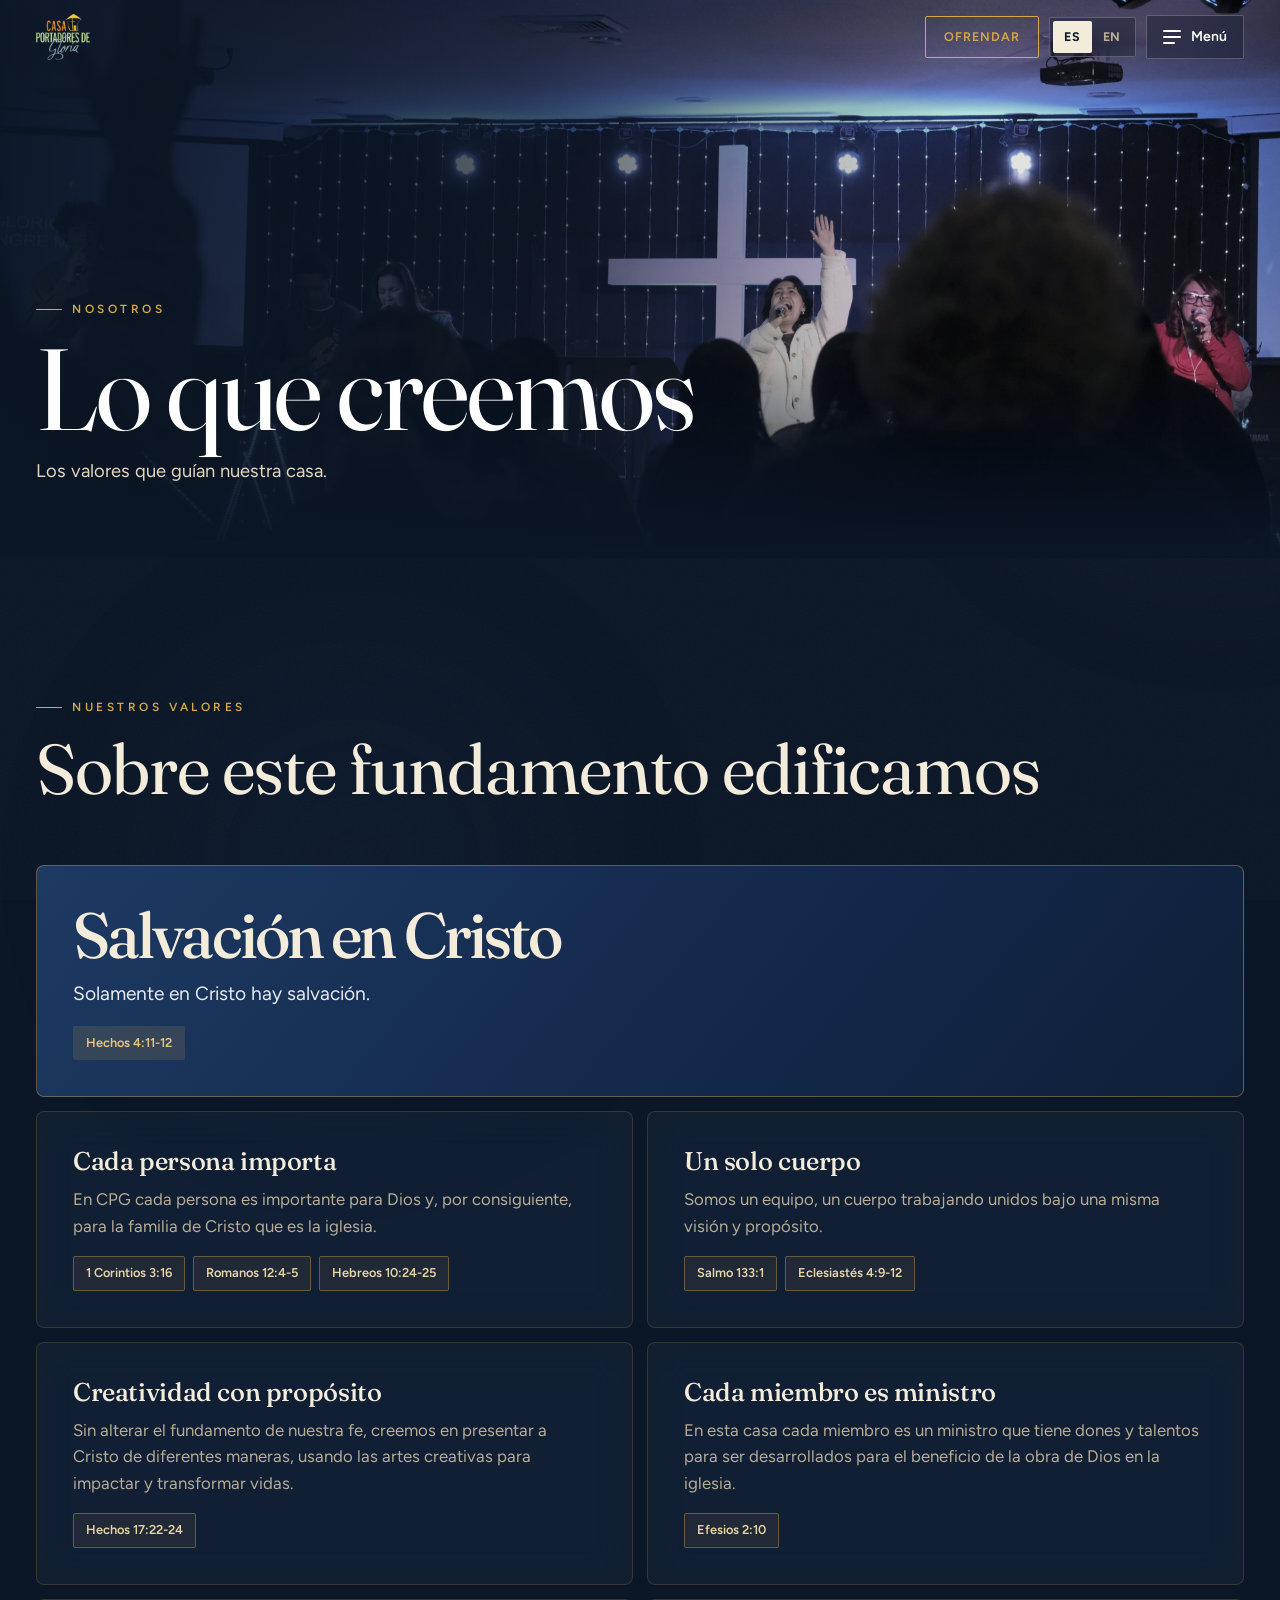
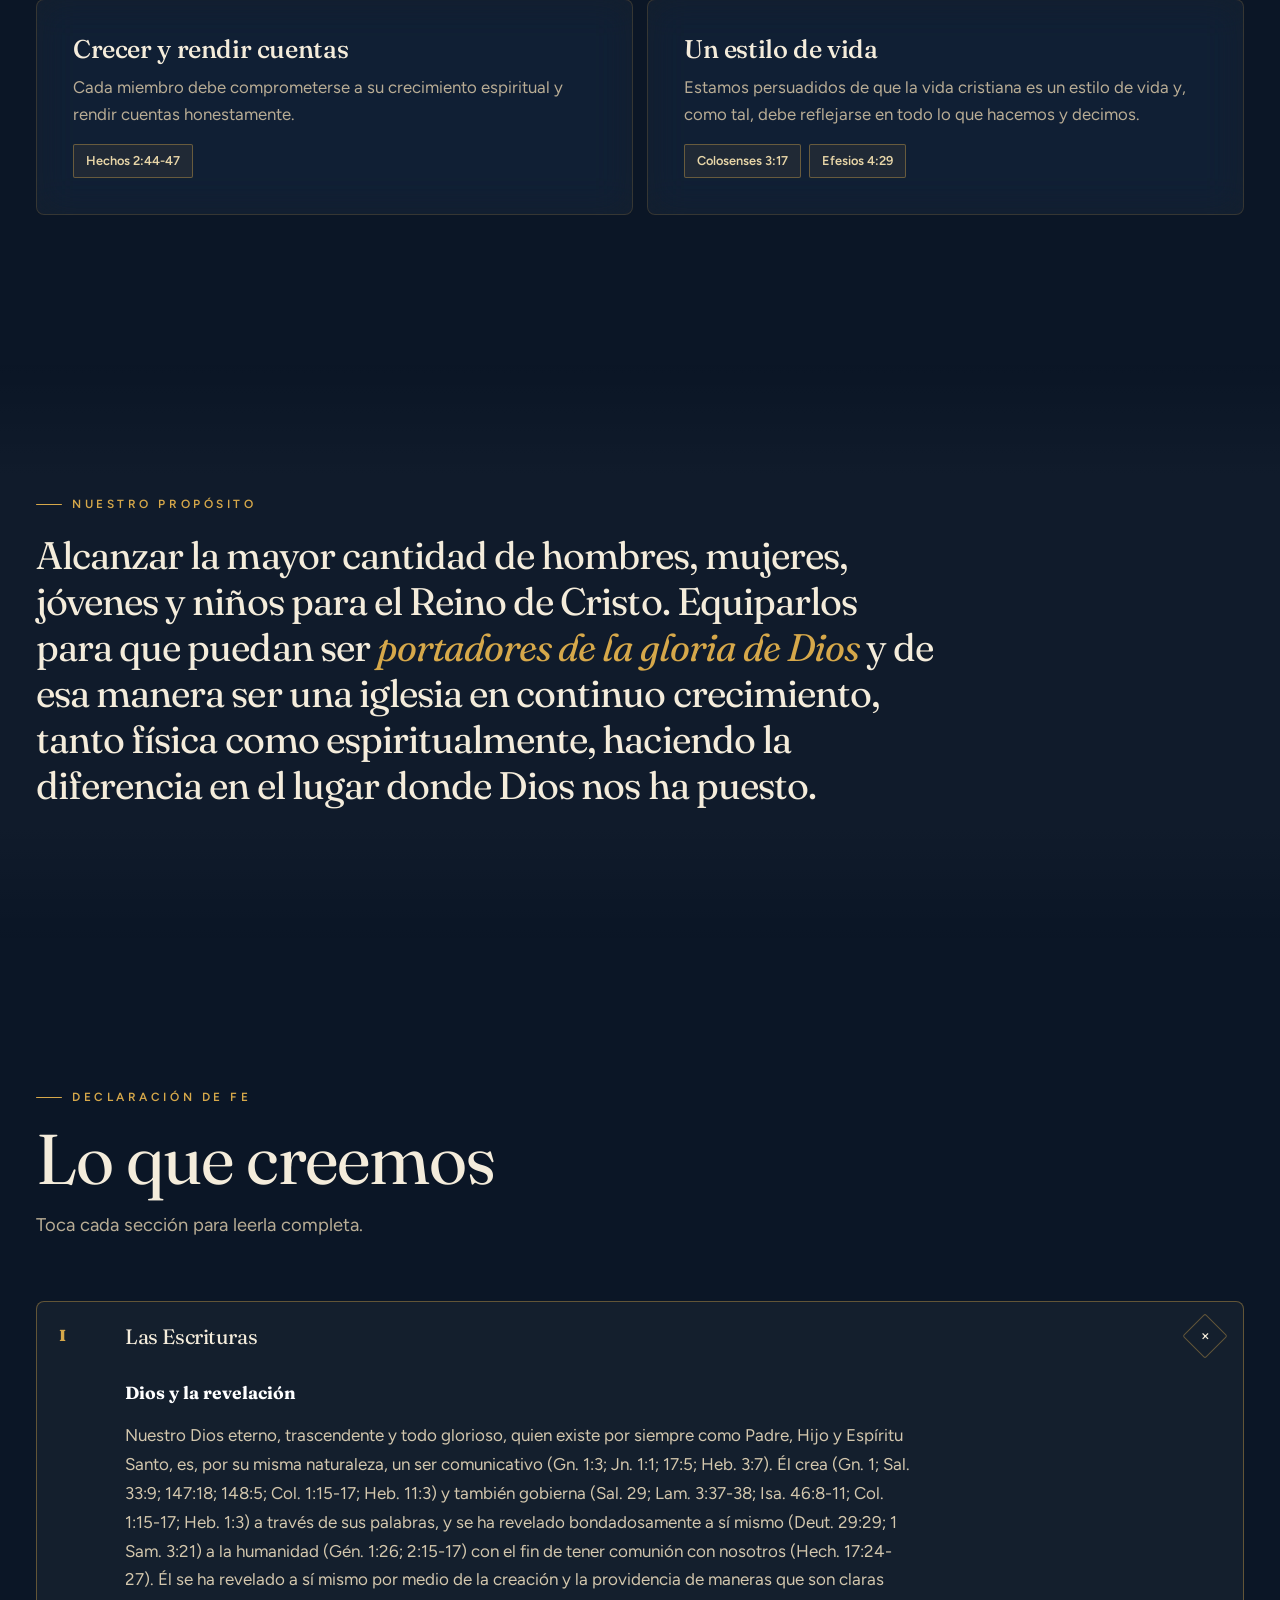
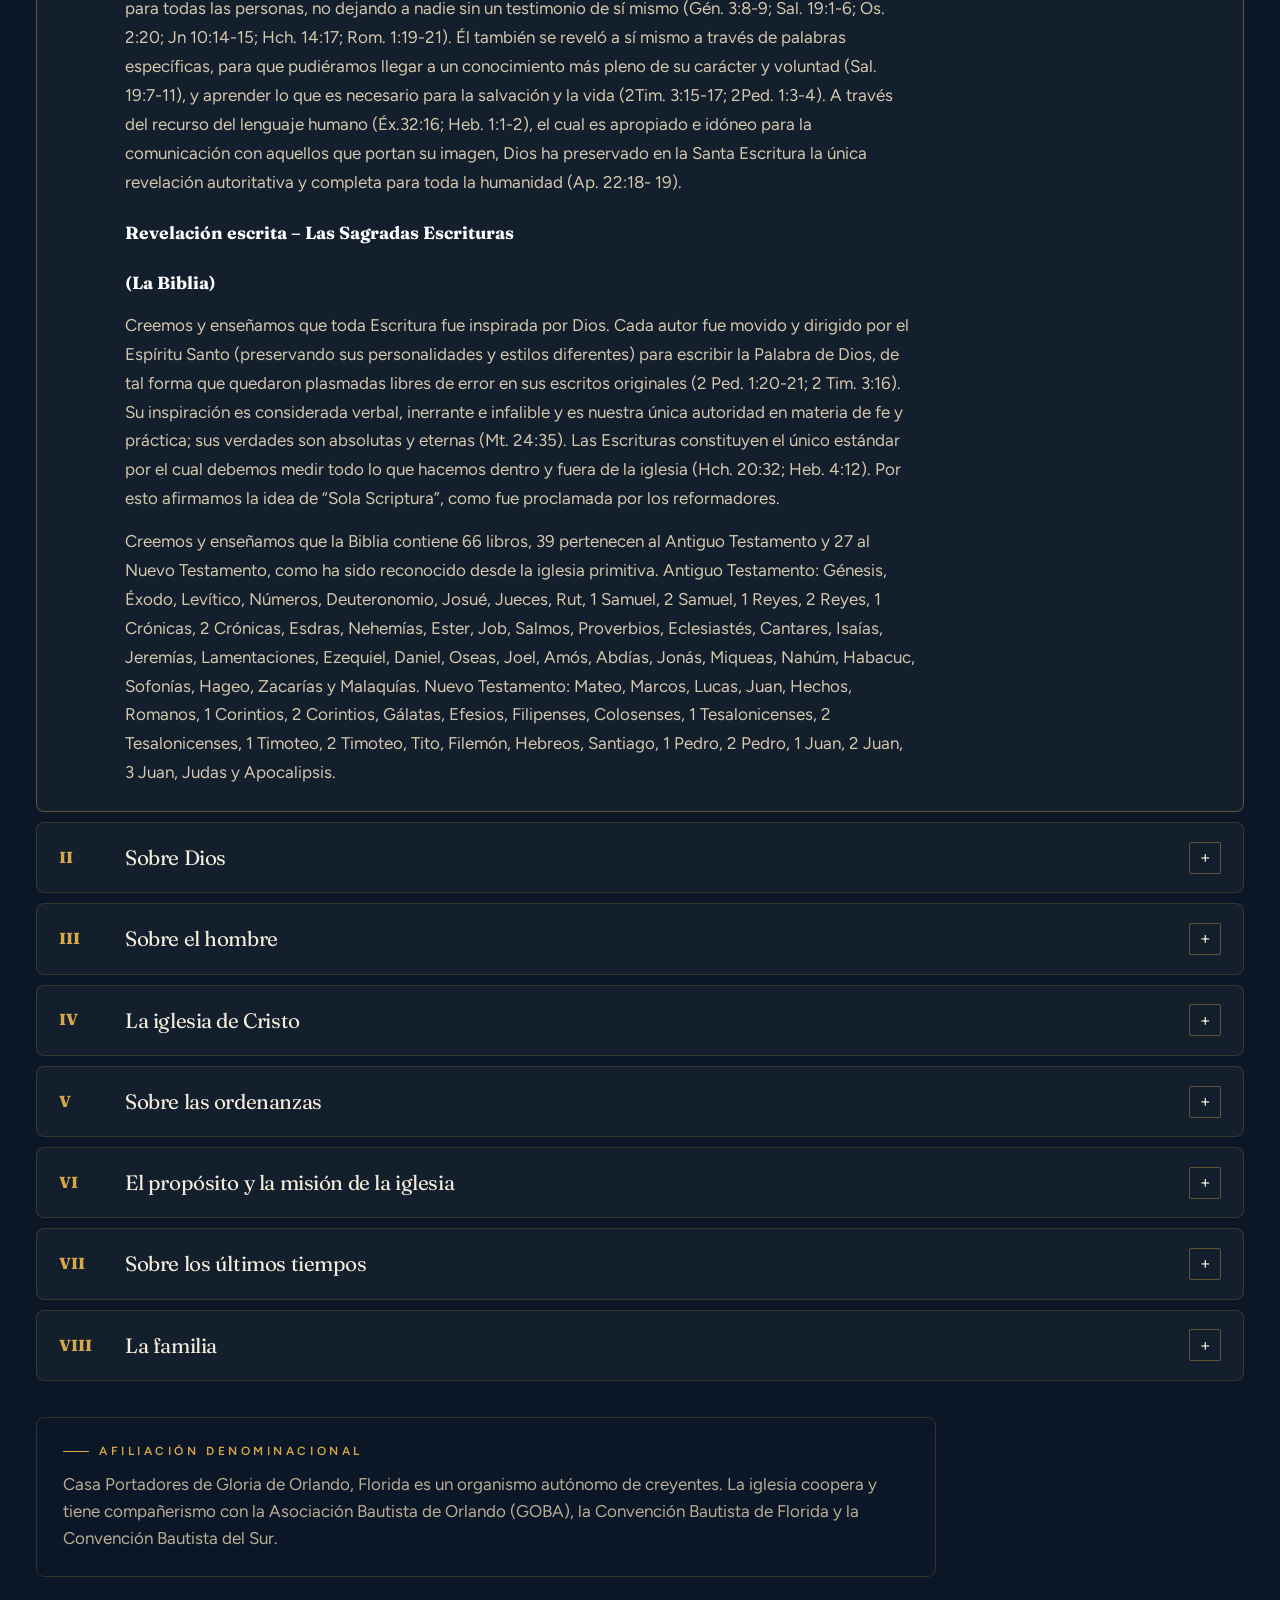
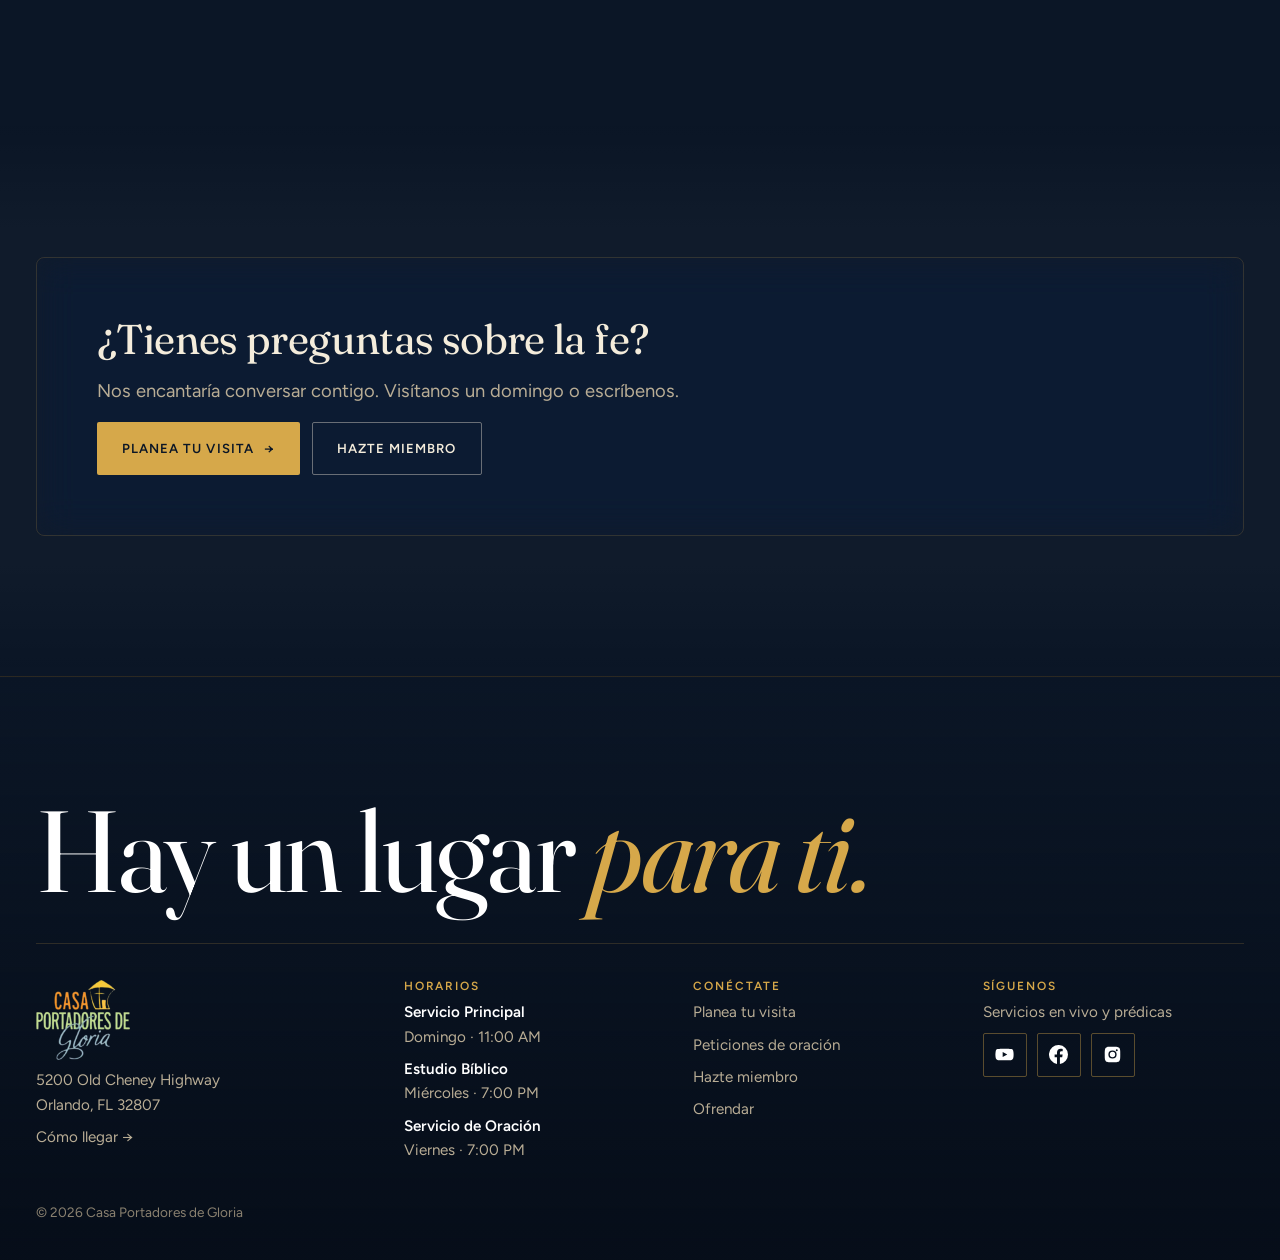
<file: creencias.html>
<!doctype html>
<html lang="es">
<head>
<meta charset="utf-8">
<meta name="viewport" content="width=device-width, initial-scale=1, viewport-fit=cover">
<title>Lo Que Creemos · CPG</title>
<meta name="claude:viewport-fit-sides" content="cover">
<meta name="description" content="Casa Portadores de Gloria — iglesia cristiana bilingüe en Orlando, Florida.">
<meta property="og:type" content="website">
<meta property="og:site_name" content="Casa Portadores de Gloria">
<meta property="og:title" content="Lo Que Creemos · CPG">
<meta property="og:description" content="Iglesia cristiana bilingüe en Orlando, FL. Domingos 11:00 AM · 5200 Old Cheney Hwy.">
<meta property="og:url" content="https://cpgorlando.vercel.app/creencias.html">
<meta property="og:image" content="https://cpgorlando.vercel.app/images/og-share.jpg">
<meta property="og:image:width" content="1200">
<meta property="og:image:height" content="630">
<meta property="og:image:alt" content="Casa Portadores de Gloria — Bienvenidos a casa">
<meta property="og:locale" content="es_US">
<meta name="twitter:card" content="summary_large_image">
<meta name="twitter:image" content="https://cpgorlando.vercel.app/images/og-share.jpg">
<meta name="theme-color" content="#0b1626">
<link rel="icon" type="image/png" href="images/favicon.png">
<link rel="apple-touch-icon" href="images/apple-touch-icon.png">
<link rel="icon" href="images/logo.png">
<link rel="preconnect" href="https://fonts.googleapis.com">
<link rel="preconnect" href="https://fonts.gstatic.com" crossorigin>
<link rel="stylesheet" href="https://fonts.googleapis.com/css2?family=Fraunces:ital,opsz,wght@0,9..144,300..600;1,9..144,300..600&family=Figtree:wght@400;500;600;700&display=swap">
<style>
/* Layout: dark, immersive. Full-bleed photo heroes that melt into a near-black stage,
   a slow-moving "stage light" aurora behind everything, glass cards with a cursor spotlight,
   and one living gradient (violet → blue → cyan) used for emphasis. Single dark look by design. */
:root {
  color-scheme: dark;
  --bg: #0b1626;
  --ink: #f5f5fa;
  --muted: #9b9db2;
  --faint: #6b6e85;
  --glass: rgba(255, 255, 255, 0.045);
  --glass-2: rgba(255, 255, 255, 0.08);
  --line: rgba(255, 255, 255, 0.09);
  --line-2: rgba(255, 255, 255, 0.18);
  --violet: #8b5cf6;
  --blue: #4f7bff;
  --cyan: #22d3ee;
  --grad: linear-gradient(100deg, #f0d79a 0%, #d6a84a 45%, #e8c77a 100%);
  --font-display: "Bricolage Grotesque", "Helvetica Neue", Arial, sans-serif;
  --font-body: "Instrument Sans", "Helvetica Neue", Arial, sans-serif;
  --radius: 24px;
  --gutter-l: max(16px, env(safe-area-inset-left, 0px));
  --gutter-r: max(16px, env(safe-area-inset-right, 0px));
}

* { box-sizing: border-box; }
html { scroll-behavior: smooth; background: var(--bg); }
body { margin: 0; background: var(--bg); color: var(--ink); font-family: var(--font-body); font-size: 17px; line-height: 1.6; -webkit-font-smoothing: antialiased; overflow-x: hidden; }
img { max-width: 100%; display: block; }
a { color: inherit; }
::selection { background: #d6a84a66; }
:focus-visible { outline: 2px solid var(--cyan); outline-offset: 3px; border-radius: 8px; }

/* stage-light aurora behind the whole site */
.aurora { position: fixed; inset: -20vmax; z-index: 0; pointer-events: none; filter: blur(60px); opacity: .5; }
main, footer { position: relative; z-index: 1; }
.aurora i { position: absolute; border-radius: 50%; mix-blend-mode: screen; }
.aurora i:nth-child(1) { width: 55vmax; height: 55vmax; left: 0; top: 0; background: radial-gradient(circle, #6d3df0 0%, transparent 62%); animation: drift1 26s ease-in-out infinite alternate; }
.aurora i:nth-child(2) { width: 50vmax; height: 50vmax; right: 0; top: 20vmax; background: radial-gradient(circle, #2c5bff 0%, transparent 62%); animation: drift2 32s ease-in-out infinite alternate; }
.aurora i:nth-child(3) { width: 45vmax; height: 45vmax; left: 25vmax; bottom: 0; background: radial-gradient(circle, #0fb5d4 0%, transparent 62%); animation: drift3 38s ease-in-out infinite alternate; opacity: .7; }
@keyframes drift1 { to { transform: translate(18vmax, 22vmax) scale(1.15); } }
@keyframes drift2 { to { transform: translate(-22vmax, 10vmax) scale(.9); } }
@keyframes drift3 { to { transform: translate(-14vmax, -20vmax) scale(1.2); } }
.grain { position: fixed; inset: 0; z-index: 0; pointer-events: none; opacity: .05;
  background-image: url("data:image/svg+xml,%3Csvg xmlns='http://www.w3.org/2000/svg' width='160' height='160'%3E%3Cfilter id='n'%3E%3CfeTurbulence type='fractalNoise' baseFrequency='.9' numOctaves='2' stitchTiles='stitch'/%3E%3C/filter%3E%3Crect width='100%25' height='100%25' filter='url(%23n)'/%3E%3C/svg%3E"); }

.en { display: none; }
:root[data-lang="en"] .en { display: revert; }
:root[data-lang="en"] .es { display: none; }

.wrap { max-width: 1240px; margin: 0 auto; padding-left: var(--gutter-l); padding-right: var(--gutter-r); }
h1, h2, h3 { font-family: var(--font-display); font-weight: 700; line-height: 1.02; letter-spacing: -0.03em; text-wrap: balance; margin: 0; }
h2 { font-size: clamp(2.3rem, 5.6vw, 4.4rem); }
h3 { font-size: 1.45rem; letter-spacing: -0.015em; line-height: 1.15; }
p { margin: 0; }
.grad, h1 em, h2 em, footer .big em { font-style: normal; background: var(--grad); -webkit-background-clip: text; background-clip: text; color: transparent; }
.eyebrow { display: inline-flex; align-items: center; gap: 10px; font-size: .78rem; font-weight: 600; letter-spacing: .16em; text-transform: uppercase; color: #d3c7ad; }
.eyebrow::before { content: ""; width: 22px; height: 2px; border-radius: 2px; background: var(--grad); }
.lead { font-size: 1.15rem; color: var(--muted); max-width: 58ch; }
section { padding-block: clamp(72px, 11vw, 140px); position: relative; }
.section-head { display: grid; gap: 16px; margin-bottom: clamp(36px, 5vw, 60px); }
.band { background: linear-gradient(180deg, transparent, rgba(255,255,255,.025) 20%, rgba(255,255,255,.025) 80%, transparent); }
.stack { display: grid; gap: 22px; align-content: start; }
.split { display: grid; grid-template-columns: 1fr 1fr; gap: clamp(32px, 6vw, 88px); align-items: center; }
.split > * { min-width: 0; }
.split img.photo { width: 100%; aspect-ratio: 4 / 3; object-fit: cover; border-radius: var(--radius); box-shadow: 0 40px 80px -30px #000c; }
@media (max-width: 860px) { .split { grid-template-columns: 1fr; } }

/* glass surface + cursor spotlight */
.glass, .quick a, .service, .event, .min-row, .expect > div, .way, .value, .form, .soon-block, .next-card, .visit, .pastors {
  background: var(--glass); border: 1px solid var(--line); backdrop-filter: blur(18px) saturate(140%); -webkit-backdrop-filter: blur(18px) saturate(140%);
}
.spot { position: relative; isolation: isolate; }
.spot::before { content: ""; position: absolute; inset: 0; border-radius: inherit; z-index: -1; opacity: 0; transition: opacity .3s ease;
  background: radial-gradient(420px circle at var(--mx, 50%) var(--my, 50%), rgba(214,168,74, .18), transparent 60%); }
.spot:hover::before { opacity: 1; }

/* buttons */
.btn { display: inline-flex; align-items: center; justify-content: center; gap: 10px; font: inherit; font-weight: 600; text-decoration: none; padding: 15px 26px; border-radius: 999px; border: 1px solid transparent; cursor: pointer; transition: transform .25s ease, box-shadow .25s ease, background .25s ease, color .25s ease, border-color .25s ease; }
.btn:hover { transform: translateY(-2px); }
.btn-primary, .btn-ink, .btn-gold { background: #fff; color: #0b1626; box-shadow: 0 0 0 0 #d6a84a00; }
.btn-primary:hover, .btn-ink:hover, .btn-gold:hover { box-shadow: 0 10px 40px -6px #d6a84aaa, 0 0 0 4px #d6a84a33; }
.btn-ghost, .btn-outline { background: var(--glass); border-color: var(--line-2); color: #fff; backdrop-filter: blur(10px); }
.btn-ghost:hover, .btn-outline:hover { background: var(--glass-2); border-color: #ffffff55; }
.actions, .cta-row { display: flex; flex-wrap: wrap; gap: 12px; }
.btn .arr { transition: transform .25s ease; }
.btn:hover .arr { transform: translateX(4px); }

/* header */
body::before { content: ""; position: fixed; inset: 0 0 auto; height: env(safe-area-inset-top, 0px); z-index: 10; background: var(--bg); }
.site-header { position: fixed; top: env(safe-area-inset-top, 0px); left: 0; right: 0; z-index: 9; color: #fff; transition: background .3s ease, border-color .3s ease; border-bottom: 1px solid transparent; }
.site-header.scrolled { background: rgba(11, 22, 38, .62); backdrop-filter: blur(20px) saturate(160%); -webkit-backdrop-filter: blur(20px) saturate(160%); border-bottom-color: var(--line); }
.site-header .wrap { display: flex; align-items: center; gap: 10px; padding-block: 14px; }
.brand { display: flex; align-items: center; margin-right: auto; text-decoration: none; }
.logo { height: 46px; width: auto; }
.logo-lg { height: 80px; }
.give-pill { font-size: .88rem; font-weight: 600; text-decoration: none; padding: 10px 18px; border-radius: 999px; background: #fff; color: #0b1626; white-space: nowrap; transition: box-shadow .25s ease; }
.give-pill:hover { box-shadow: 0 6px 30px -4px #d6a84aaa; }
.lang { display: inline-flex; border: 1px solid var(--line-2); border-radius: 999px; padding: 3px; background: rgba(11,22,38,.35); backdrop-filter: blur(10px); }
.lang button { font: inherit; font-size: .78rem; font-weight: 700; letter-spacing: .06em; border: 0; background: transparent; color: var(--muted); padding: 6px 11px; border-radius: 999px; cursor: pointer; }
.lang button[aria-pressed="true"] { background: #fff; color: #0b1626; }
.menu-btn { font: inherit; font-size: .88rem; font-weight: 600; display: inline-flex; align-items: center; gap: 10px; border: 1px solid var(--line-2); background: rgba(11,22,38,.35); backdrop-filter: blur(10px); color: #fff; padding: 10px 16px; border-radius: 999px; cursor: pointer; transition: background .2s ease; }
.menu-btn:hover { background: var(--glass-2); }
.menu-btn .bars { display: grid; gap: 4px; }
.menu-btn .bars i { display: block; width: 18px; height: 2px; background: currentColor; border-radius: 2px; }
.menu-btn .bars i:last-child { width: 12px; }
@media (max-width: 480px) { .give-pill { display: none; } .menu-btn .label { display: none; } }

/* full-screen menu */
.menu { position: fixed; inset: 0; z-index: 30; background: rgba(11, 22, 38, .92); backdrop-filter: blur(24px); color: #fff; overflow-y: auto;
  padding-top: calc(env(safe-area-inset-top, 0px) + 14px); padding-bottom: calc(env(safe-area-inset-bottom, 0px) + 32px); animation: fadeIn .3s ease; }
@keyframes fadeIn { from { opacity: 0; } }
.menu .wrap { display: grid; gap: clamp(28px, 5vw, 56px); }
.menu-top { display: flex; align-items: center; justify-content: space-between; gap: 16px; }
.menu-close { font: inherit; font-weight: 600; border: 1px solid var(--line-2); background: var(--glass); color: #fff; padding: 10px 18px; border-radius: 999px; cursor: pointer; }
.menu-groups { display: grid; grid-template-columns: repeat(4, 1fr); gap: 36px; }
.menu-group { display: grid; gap: 8px; align-content: start; min-width: 0; }
.menu-group h2 { font-family: var(--font-body); font-size: .76rem; font-weight: 600; letter-spacing: .16em; text-transform: uppercase; color: var(--faint); margin-bottom: 8px; }
.menu-group a { font-family: var(--font-display); font-weight: 600; font-size: clamp(1.55rem, 2.8vw, 2.2rem); letter-spacing: -0.025em; text-decoration: none; line-height: 1.15; display: inline-block; transition: transform .2s ease, opacity .2s ease; opacity: .8; animation: rise .5s ease backwards; }
.menu-group:nth-child(2) a { animation-delay: .05s; } .menu-group:nth-child(3) a { animation-delay: .1s; } .menu-group:nth-child(4) a { animation-delay: .15s; }
@keyframes rise { from { opacity: 0; transform: translateY(14px); } }
.menu-group a:hover { opacity: 1; transform: translateX(6px); }
.menu-group a[aria-current="page"] { opacity: 1; background: var(--grad); -webkit-background-clip: text; background-clip: text; color: transparent; }
@media (max-width: 860px) { .menu-groups { grid-template-columns: 1fr 1fr; } }
@media (max-width: 440px) { .menu-groups { grid-template-columns: 1fr; } }

/* full-bleed heroes */
.hero, .page-hero { padding: 0; }
.hero .hero-wrap, .page-hero .hero-wrap { max-width: none; padding: 0; }
.hero-frame { position: relative; overflow: hidden; color: #fff; isolation: isolate; }
.hero-frame > img, .hero-frame > picture > img { position: absolute; inset: 0; width: 100%; height: 110%; object-fit: cover; z-index: -2; will-change: transform; animation: heroIn 2.2s cubic-bezier(.2,.7,.2,1) both; }
@keyframes heroIn { from { transform: scale(1.12); filter: brightness(.4); } }
.hero-frame::after { content: ""; position: absolute; inset: 0; z-index: -1;
  background: linear-gradient(180deg, rgba(11,22,38,.55) 0%, rgba(11,22,38,.2) 30%, rgba(11,22,38,.55) 70%, var(--bg) 100%),
              linear-gradient(90deg, rgba(11,22,38,.7) 0%, transparent 60%); }
.hero-inner { max-width: 1240px; margin: 0 auto; display: grid; grid-template-columns: minmax(0, 1fr) auto; align-items: end; gap: 32px;
  min-height: min(92vh, 900px); padding: 130px max(16px, env(safe-area-inset-right, 0px)) clamp(48px, 7vw, 96px) max(16px, env(safe-area-inset-left, 0px)); }
.hero-inner > * { min-width: 0; }
.hero-copy { display: grid; gap: 24px; }
.hero h1 { font-size: clamp(3rem, 12vw, 9.5rem); font-weight: 800; letter-spacing: -0.05em; line-height: .9; }
.hero .hero-copy > p { font-size: clamp(1.05rem, 2vw, 1.3rem); color: #e3d7bd; max-width: 44ch; }
.hero-copy > * { animation: rise .9s cubic-bezier(.2,.7,.2,1) backwards; }
.hero-copy > *:nth-child(2) { animation-delay: .12s; } .hero-copy > *:nth-child(3) { animation-delay: .24s; } .hero-copy > *:nth-child(4) { animation-delay: .36s; }
@media (max-width: 860px) { .hero-inner { grid-template-columns: minmax(0, 1fr); min-height: 0; padding-top: 120px; } }

.next-card { width: min(100%, 340px); border-radius: 22px; padding: 22px; display: grid; gap: 12px; background: rgba(15, 15, 24, .55); border-color: var(--line-2); animation: rise 1s .5s cubic-bezier(.2,.7,.2,1) backwards; }
.next-card .lbl { font-size: .74rem; font-weight: 700; letter-spacing: .14em; text-transform: uppercase; color: #d6a84a; display: flex; align-items: center; gap: 8px; }
.next-card .lbl .dot { width: 8px; height: 8px; border-radius: 50%; background: var(--cyan); box-shadow: 0 0 12px var(--cyan); animation: blink 1.6s ease-in-out infinite; }
.next-card.is-live .lbl { color: #ff7a7a; }
.next-card.is-live .lbl .dot { background: #ff3b3b; box-shadow: 0 0 12px #ff3b3b; }
@keyframes blink { 50% { opacity: .3; } }
.next-card .name { font-family: var(--font-display); font-weight: 700; font-size: 1.55rem; letter-spacing: -0.02em; line-height: 1.1; }
.next-card .when { color: var(--muted); font-size: .95rem; }
.count { display: grid; grid-template-columns: repeat(3, 1fr); gap: 8px; }
.count div { background: rgba(255,255,255,.06); border: 1px solid var(--line); border-radius: 14px; padding: 10px 6px; text-align: center; }
.count b { display: block; font-family: var(--font-display); font-size: 1.8rem; font-weight: 700; font-variant-numeric: tabular-nums; line-height: 1.05; }
.count small { font-size: .7rem; color: var(--muted); text-transform: uppercase; letter-spacing: .1em; }
.next-card .btn { padding: 12px 18px; font-size: .92rem; }

/* marquee */
.marquee { padding-block: 34px; overflow: hidden; border-block: 1px solid var(--line); }
.marquee-track { display: flex; gap: 56px; width: max-content; animation: marquee 40s linear infinite; }
.marquee span { font-family: var(--font-display); font-weight: 800; font-size: clamp(2.2rem, 5vw, 4rem); letter-spacing: -0.04em; white-space: nowrap; display: inline-flex; align-items: center; gap: 56px; color: transparent; -webkit-text-stroke: 1px #ffffff40; }
.marquee span:nth-child(3n+1) { background: var(--grad); -webkit-background-clip: text; background-clip: text; -webkit-text-stroke: 0; }
.marquee span::after { content: "✦"; -webkit-text-stroke: 0; color: #d6a84a; font-size: .45em; }
@keyframes marquee { to { transform: translateX(-50%); } }

/* inner page heroes */
.page-hero .hero-frame { min-height: clamp(420px, 62vh, 640px); display: grid; align-items: end; }
.page-hero .hero-copy { max-width: 1240px; width: 100%; margin: 0 auto; padding: 130px max(16px, env(safe-area-inset-right, 0px)) clamp(36px, 6vw, 72px) max(16px, env(safe-area-inset-left, 0px)); display: grid; gap: 16px; }
.page-hero h1 { font-size: clamp(2.6rem, 10vw, 7.2rem); font-weight: 800; letter-spacing: -0.05em; line-height: .92; max-width: 13ch; }
.page-hero p.sub { color: #e3d7bd; font-size: 1.15rem; max-width: 48ch; }

/* welcome / pastors chip */
.pastors { display: flex; align-items: center; gap: 16px; padding: 10px 22px 10px 10px; border-radius: 999px; width: fit-content; max-width: 100%; }
.pastors img { width: 58px; height: 58px; border-radius: 50%; object-fit: cover; flex: none; }
.pastors .names { display: block; font-family: var(--font-display); font-weight: 700; font-size: 1.12rem; }
.pastors .role { display: block; color: var(--muted); font-size: .92rem; }
.pastors a { color: #d6a84a; font-weight: 600; text-decoration: none; }

/* photo strip */
.strip { display: grid; grid-template-columns: 1.4fr 1fr 1fr 1.2fr; gap: 14px; height: clamp(240px, 30vw, 400px); }
.strip img { width: 100%; height: 100%; object-fit: cover; border-radius: 20px; min-width: 0; transition: transform .6s cubic-bezier(.2,.7,.2,1), filter .6s ease; filter: saturate(.9); }
.strip img:hover { transform: translateY(-6px) scale(1.02); filter: saturate(1.1); }
@media (max-width: 700px) { .strip { grid-template-columns: 1fr 1fr; height: auto; grid-auto-rows: 170px; } }

/* quick links */
.quick { display: grid; grid-template-columns: repeat(4, 1fr); gap: 14px; }
.quick a { position: relative; overflow: hidden; isolation: isolate; display: grid; gap: 8px; align-content: end; min-height: 320px; padding: 26px; border-radius: var(--radius); text-decoration: none; transition: transform .3s ease, border-color .3s ease; }
.quick a img { position: absolute; inset: 0; width: 100%; height: 100%; object-fit: cover; z-index: -2; transition: transform .8s cubic-bezier(.2,.7,.2,1), filter .5s ease; filter: brightness(.85); }
.quick a:hover img { transform: scale(1.08); filter: brightness(1); }
.quick a::after { content: ""; position: absolute; inset: 0; z-index: -1; background: linear-gradient(180deg, rgba(11,22,38,.1) 20%, rgba(11,22,38,.88) 100%); }
.quick a span.go { position: absolute; top: 22px; right: 22px; background: rgba(11,22,38,.35); backdrop-filter: blur(8px); }
.quick span.d { color: #e3d7bd; }
.quick a:hover { transform: translateY(-6px); border-color: var(--line-2); }
.quick b { font-family: var(--font-display); font-weight: 700; font-size: 1.7rem; letter-spacing: -0.025em; line-height: 1.05; }
.quick span.d { color: var(--muted); font-size: .98rem; }
.quick span.go { width: 46px; height: 46px; border-radius: 50%; display: grid; place-items: center; border: 1px solid var(--line-2); font-size: 1.1rem; transition: transform .3s ease, background .3s ease, color .3s ease; }
.quick a:hover span.go { background: #fff; color: #0b1626; transform: rotate(-45deg); }
@media (max-width: 960px) { .quick { grid-template-columns: 1fr 1fr; } }
@media (max-width: 480px) { .quick { grid-template-columns: 1fr; } .quick a { min-height: 240px; } }

/* services */
.services { display: grid; grid-template-columns: repeat(3, 1fr); gap: 16px; }
.service { border-radius: var(--radius); overflow: hidden; display: grid; gap: 10px; align-content: start; padding: 0 26px 28px; min-width: 0; transition: transform .3s ease, border-color .3s ease; }
.service:hover { transform: translateY(-6px); border-color: var(--line-2); }
.service-img { width: calc(100% + 52px); max-width: none; margin: 0 -26px 14px; aspect-ratio: 16 / 11; object-fit: cover; }
.service .when { font-family: var(--font-display); font-size: 3.4rem; font-weight: 800; letter-spacing: -0.05em; line-height: 1; font-variant-numeric: tabular-nums; }
.service .when span { font-size: 1rem; color: var(--muted); font-family: var(--font-body); font-weight: 600; letter-spacing: 0; margin-left: 6px; }
.service p { color: var(--muted); }
@media (max-width: 820px) { .services { grid-template-columns: 1fr; } }
.visit { margin-top: 28px; display: flex; flex-wrap: wrap; align-items: center; gap: 16px 28px; padding: 22px 26px; border-radius: var(--radius); }
.visit address { font-style: normal; font-weight: 600; margin-right: auto; }
.visit address span { display: block; font-weight: 400; color: var(--muted); }

/* live band */
.live { overflow: hidden; }
.live .wrap { display: grid; grid-template-columns: 1.05fr 1fr; gap: clamp(28px, 5vw, 72px); align-items: center; }
.live .wrap > * { min-width: 0; }
.live h2 { font-size: clamp(2.6rem, 7vw, 5.2rem); }
.live p { color: var(--muted); max-width: 46ch; }
.live-badge { display: inline-flex; align-items: center; gap: 10px; font-size: .78rem; font-weight: 700; letter-spacing: .16em; text-transform: uppercase; color: #ff8a8a; }
.live-badge::before { content: ""; width: 10px; height: 10px; border-radius: 50%; background: #ff3b3b; box-shadow: 0 0 0 4px #ff3b3b33, 0 0 16px #ff3b3b; animation: pulse 1.8s ease-in-out infinite; }
@keyframes pulse { 50% { box-shadow: 0 0 0 10px #ff3b3b00, 0 0 16px #ff3b3b; } }
.live .shot { position: relative; border-radius: var(--radius); overflow: hidden; aspect-ratio: 4 / 3; border: 1px solid var(--line); box-shadow: 0 50px 100px -30px #d6a84a33; }
.live .shot img { width: 100%; height: 100%; object-fit: cover; transition: transform .8s ease; }
.live .shot:hover img { transform: scale(1.06); }
.live .shot .play { position: absolute; inset: 0; display: grid; place-items: center; text-decoration: none; background: rgba(11,22,38,.25); }
.live .shot .play span { width: 88px; height: 88px; border-radius: 50%; background: #fff; display: grid; place-items: center; transition: transform .25s ease; box-shadow: 0 0 0 14px #ffffff1f, 0 0 60px #d6a84aaa; }
.live .shot .play:hover span { transform: scale(1.1); }
@media (max-width: 820px) { .live .wrap { grid-template-columns: 1fr; } }
.social-btns { display: flex; flex-wrap: wrap; gap: 12px; }
.sbtn { display: inline-flex; align-items: center; gap: 10px; font-weight: 600; text-decoration: none; padding: 14px 22px; border-radius: 999px; color: #fff; background: var(--glass); border: 1px solid var(--line-2); transition: transform .25s ease, background .25s ease, border-color .25s ease; }
.sbtn:hover { transform: translateY(-2px); }
.sbtn svg { width: 20px; height: 20px; flex: none; }
.sbtn.yt svg { color: #ff3b3b; } .sbtn.fb svg { color: #4f8cff; }
.sbtn.yt:hover { background: #ff3b3b; border-color: #ff3b3b; } .sbtn.yt:hover svg { color: #fff; }
.sbtn.fb:hover { background: #1877f2; border-color: #1877f2; } .sbtn.fb:hover svg { color: #fff; }
.social-icons { display: flex; gap: 10px; }
.social-icons a { width: 44px; height: 44px; border-radius: 50%; display: grid; place-items: center; border: 1px solid var(--line-2); color: #fff; transition: background .2s ease, transform .2s ease; }
.social-icons a:hover { background: #fff; color: #0b1626; transform: translateY(-2px); }
.social-icons svg { width: 19px; height: 19px; }

/* events */
.events { display: grid; gap: 12px; }
.event { display: grid; grid-template-columns: 100px 1fr auto; gap: 26px; align-items: center; padding: 20px 26px; border-radius: var(--radius); transition: transform .3s ease, border-color .3s ease; }
.event:hover { transform: translateX(8px); border-color: var(--line-2); }
.event > * { min-width: 0; }
.date { text-align: center; border-radius: 18px; padding: 12px 6px; background: linear-gradient(160deg, #8b5cf633, #22d3ee22); border: 1px solid var(--line-2); }
.date .m { display: block; font-size: .76rem; font-weight: 700; letter-spacing: .14em; text-transform: uppercase; color: #d6a84a; }
.date .d { display: block; font-family: var(--font-display); font-weight: 800; font-size: 2.4rem; letter-spacing: -0.04em; line-height: 1.05; font-variant-numeric: tabular-nums; }
.event h3 { margin-bottom: 4px; }
.event p { color: var(--muted); }
.event::after { content: "→"; font-size: 1.4rem; color: #d6a84a; transition: transform .3s ease; }
.event:hover::after { transform: translateX(4px); }
.tag { display: inline-block; font-size: .7rem; font-weight: 700; letter-spacing: .1em; text-transform: uppercase; padding: 4px 10px; border-radius: 999px; border: 1px solid var(--line-2); color: #d3c7ad; margin-bottom: 8px; }
@media (max-width: 560px) { .event { grid-template-columns: 74px 1fr; gap: 16px; padding: 16px; } .event::after { display: none; } .date .d { font-size: 1.8rem; } }

/* ministries */
.min-list { display: grid; gap: 18px; }
.min-row { display: grid; grid-template-columns: 1fr 1fr; border-radius: var(--radius); overflow: hidden; min-height: 340px; transition: border-color .3s ease; }
.min-row:hover { border-color: var(--line-2); }
.min-row:nth-child(even) img { order: 2; }
.min-row > * { min-width: 0; }
.min-row img { width: 100%; height: 100%; object-fit: cover; transition: transform .8s cubic-bezier(.2,.7,.2,1); }
.min-row:hover img { transform: scale(1.05); }
.min-row .body { padding: clamp(26px, 4vw, 52px); display: grid; gap: 14px; align-content: center; }
.min-row .who { font-size: .78rem; font-weight: 600; letter-spacing: .16em; text-transform: uppercase; color: #d6a84a; }
.min-row h3 { font-size: clamp(2rem, 4vw, 3rem); letter-spacing: -0.035em; }
.min-row p { color: var(--muted); }
.min-row a.more { font-weight: 600; text-decoration: none; background: var(--grad); -webkit-background-clip: text; background-clip: text; color: transparent; width: fit-content; }
@media (max-width: 760px) { .min-row { grid-template-columns: 1fr; } .min-row:nth-child(even) img { order: 0; } .min-row img { aspect-ratio: 16 / 10; } }

/* pastors page */
.pastor-card { display: grid; grid-template-columns: minmax(0, 460px) 1fr; gap: clamp(28px, 6vw, 80px); align-items: center; }
.pastor-card > * { min-width: 0; }
.pastor-card img { width: 100%; aspect-ratio: 4 / 5; object-fit: cover; border-radius: var(--radius); box-shadow: 0 50px 100px -30px #d6a84a33; }
@media (max-width: 820px) { .pastor-card { grid-template-columns: 1fr; } }

/* highlights */
.hl-grid { display: grid; grid-template-columns: repeat(3, 1fr); gap: 16px; }
.hl { position: relative; border-radius: var(--radius); overflow: hidden; min-height: 420px; display: grid; align-content: end; color: #fff; isolation: isolate; border: 1px solid var(--line); min-width: 0; }
.hl img { position: absolute; inset: 0; width: 100%; height: 100%; object-fit: cover; z-index: -2; transition: transform .8s cubic-bezier(.2,.7,.2,1); }
.hl:hover img { transform: scale(1.07); }
.hl::after { content: ""; position: absolute; inset: 0; z-index: -1; background: linear-gradient(180deg, transparent 30%, rgba(11,22,38,.92) 100%); }
.hl .ph { position: absolute; inset: 0; z-index: -2; display: grid; place-items: start; padding: 24px; background: linear-gradient(150deg, #3b1d8f, #0b2a5e 60%, #0b1626); color: #ffffff99; font-size: .76rem; font-weight: 700; letter-spacing: .12em; text-transform: uppercase; }
.hl .body { padding: 26px; display: grid; gap: 6px; }
.hl h3 { font-size: 1.8rem; }
.hl p { color: #d3c7ad; }
@media (max-width: 900px) { .hl-grid { grid-template-columns: 1fr 1fr; } }
@media (max-width: 560px) { .hl-grid { grid-template-columns: 1fr; } .hl { min-height: 340px; } }

/* gallery + lightbox */
.gallery { display: grid; grid-template-columns: repeat(4, 1fr); grid-auto-rows: 240px; gap: 12px; }
.gallery img { width: 100%; height: 100%; object-fit: cover; border-radius: 18px; cursor: zoom-in; transition: transform .5s ease, filter .5s ease; filter: saturate(.9) brightness(.92); }
.gallery img:hover { transform: scale(1.02); filter: saturate(1.1) brightness(1); }
.g1 { grid-column: span 2; grid-row: span 2; }
@media (max-width: 760px) { .gallery { grid-template-columns: 1fr 1fr; grid-auto-rows: 170px; } }
.lightbox { position: fixed; inset: 0; z-index: 40; background: rgba(11,22,38,.94); backdrop-filter: blur(16px); display: grid; place-items: center; padding: max(16px, env(safe-area-inset-top, 0px)) 16px max(16px, env(safe-area-inset-bottom, 0px)); animation: fadeIn .25s ease; }
.lightbox img { max-height: 84vh; max-width: min(1100px, 100%); border-radius: 16px; object-fit: contain; }
.lb-btn { position: absolute; font: inherit; font-size: 1.3rem; width: 50px; height: 50px; border-radius: 50%; border: 1px solid var(--line-2); background: var(--glass); color: #fff; cursor: pointer; }
.lb-btn:hover { background: #fff; color: #0b1626; }
.lb-close { top: calc(env(safe-area-inset-top, 0px) + 16px); right: max(16px, env(safe-area-inset-right, 0px)); }
.lb-prev { left: max(16px, env(safe-area-inset-left, 0px)); top: 50%; }
.lb-next { right: max(16px, env(safe-area-inset-right, 0px)); top: 50%; }

/* give */
.give-grid { display: grid; grid-template-columns: 1.1fr 1fr; gap: clamp(28px, 6vw, 88px); align-items: start; }
.give-grid > * { min-width: 0; }
.verse { font-family: var(--font-display); font-weight: 600; font-size: clamp(2rem, 4.4vw, 3.2rem); letter-spacing: -0.035em; line-height: 1.08; }
.verse cite { display: block; margin-top: 16px; font-family: var(--font-body); font-weight: 600; font-style: normal; font-size: 1rem; letter-spacing: 0; color: #d6a84a; }
.ways { display: grid; gap: 14px; }
.way { border-radius: var(--radius); padding: 26px; display: grid; gap: 6px; }
.way p { color: var(--muted); }
.soon { font-size: .72rem; font-weight: 700; letter-spacing: .14em; text-transform: uppercase; color: #d6a84a; }
@media (max-width: 820px) { .give-grid { grid-template-columns: 1fr; } }

.soon-block { border-radius: var(--radius); padding: clamp(30px, 5vw, 60px); display: grid; gap: 16px; justify-items: start; }
.expect { display: grid; grid-template-columns: repeat(auto-fit, minmax(220px, 1fr)); gap: 14px; }
.expect > div { padding: 26px; border-radius: var(--radius); display: grid; gap: 8px; }
.expect p { color: var(--muted); }

/* values */
.values { display: grid; grid-template-columns: repeat(2, 1fr); gap: 14px; }
.value { border-radius: var(--radius); padding: clamp(24px, 3.5vw, 36px); display: grid; gap: 12px; align-content: start; min-width: 0; transition: transform .3s ease, border-color .3s ease; }
.value:hover { transform: translateY(-4px); border-color: var(--line-2); }
.value:first-child { grid-column: 1 / -1; background: linear-gradient(130deg, #6d3df0cc, #2c5bffcc 55%, #0fb5d4cc); border-color: transparent; }
.value:first-child h3 { font-size: clamp(2.2rem, 6vw, 4rem); letter-spacing: -0.045em; }
.value:first-child p { color: #ffffffe6; font-size: 1.2rem; }
.value:first-child .ref { background: #ffffff26; color: #fff; border-color: transparent; }
.value h3 { font-size: 1.6rem; }
.value p { color: var(--muted); font-size: 1.05rem; }
.refs { display: flex; flex-wrap: wrap; gap: 8px; margin-top: 4px; }
.ref { font-size: .8rem; font-weight: 600; padding: 6px 12px; border-radius: 999px; border: 1px solid var(--line-2); color: #e8d6a8; }
@media (max-width: 760px) { .values { grid-template-columns: 1fr; } }

/* forms */
.form { display: grid; gap: 16px; border-radius: var(--radius); padding: clamp(22px, 4vw, 38px); }
.form .row { display: grid; grid-template-columns: 1fr 1fr; gap: 16px; }
@media (max-width: 560px) { .form .row { grid-template-columns: 1fr; } }
.field { display: grid; gap: 6px; min-width: 0; }
.field label { font-weight: 600; font-size: .9rem; color: #e3d7bd; }
.field input, .field textarea, .field select { font: inherit; color: #fff; background: rgba(255,255,255,.05); border: 1px solid var(--line); border-radius: 14px; padding: 13px 15px; width: 100%; transition: border-color .2s ease, background .2s ease, box-shadow .2s ease; }
.field select option { background: #12121a; }
.field textarea { min-height: 130px; resize: vertical; }
.field input:focus, .field textarea:focus, .field select:focus { outline: none; border-color: #d6a84a; background: rgba(255,255,255,.08); box-shadow: 0 0 0 4px #d6a84a2e; }
.check { display: flex; gap: 10px; align-items: flex-start; font-size: .95rem; color: var(--muted); }
.check input { margin-top: 5px; accent-color: #d6a84a; }
.form button[type="submit"] { justify-self: start; font: inherit; font-weight: 600; border: 0; cursor: pointer; padding: 15px 28px; border-radius: 999px; background: #fff; color: #0b1626; transition: box-shadow .25s ease, transform .25s ease; }
.form button[type="submit"]:hover { transform: translateY(-2px); box-shadow: 0 10px 40px -6px #d6a84aaa; }
.form-note { font-size: .92rem; padding: 12px 14px; border-radius: 12px; background: #d6a84a22; border: 1px solid #d6a84a44; color: #f4ecdb; }

/* footer */
footer { padding-block: clamp(72px, 10vw, 120px) 36px; font-size: .95rem; color: var(--muted); border-top: 1px solid var(--line); background: linear-gradient(180deg, transparent, rgba(11,22,38,.8)); }
footer .wrap { display: grid; gap: 40px; }
footer .big { font-family: var(--font-display); font-weight: 800; font-size: clamp(2.8rem, 9vw, 7.5rem); letter-spacing: -0.05em; line-height: .92; color: #fff; }
footer .cols { display: grid; grid-template-columns: 1.3fr 1fr 1fr 1fr; gap: 28px; padding-top: 36px; border-top: 1px solid var(--line); }
footer .cols > * { min-width: 0; display: grid; gap: 8px; align-content: start; }
footer h2 { font-family: var(--font-body); font-size: .74rem; font-weight: 600; letter-spacing: .16em; text-transform: uppercase; color: #fff; }
footer a { color: var(--muted); text-decoration: none; transition: color .15s ease; }
footer a:hover { color: #fff; }
footer .legal { font-size: .85rem; color: var(--faint); }
@media (max-width: 900px) { footer .cols { grid-template-columns: 1fr 1fr; } }
@media (max-width: 520px) { footer .cols { grid-template-columns: 1fr; } }

/* scroll reveal: content is visible without JS; JS only adds the rise */
.js .rv { opacity: .001; transform: translateY(34px); transition: opacity .9s ease, transform .9s cubic-bezier(.2,.7,.2,1); }
.js .rv.in { opacity: 1; transform: none; }

@media (prefers-reduced-motion: reduce) {
  html { scroll-behavior: auto; }
  *, *::before, *::after { animation: none !important; transition: none !important; }
  .js .rv { opacity: 1; transform: none; }
}

.family { margin: 0; border-radius: var(--radius); overflow: hidden; border: 1px solid var(--line); box-shadow: 0 50px 100px -30px #d6a84a26; }
.family img { width: 100%; aspect-ratio: 16 / 9; object-fit: cover; }
@media (max-width: 640px) { .family img { aspect-ratio: 4 / 3; } }

[hidden] { display: none !important; }

/* pastors page: compact layout */
.page-hero.compact .hero-frame { min-height: clamp(280px, 34vw, 380px); }
.page-hero.compact h1 { font-size: clamp(2.4rem, 7vw, 4.6rem); }
.pastors-page { padding-block: clamp(48px, 7vw, 88px); }
.pastor-grid { display: grid; grid-template-columns: 1fr; max-width: 820px; gap: clamp(24px, 4vw, 48px); align-items: center; }
.pastor-grid > * { min-width: 0; }
.pastor-intro { display: grid; grid-template-columns: 200px 1fr; gap: 28px; align-items: center; }
.pastor-intro > * { min-width: 0; }
.pastor-photo { width: 200px; height: 240px; object-fit: cover; border-radius: 20px; border: 1px solid var(--line); }
.pastor-intro h2 { font-size: clamp(2rem, 3.6vw, 2.8rem); }
.soon-line { color: var(--muted); font-size: .95rem; display: flex; gap: 10px; align-items: center; flex-wrap: wrap; }
.family-card { margin: 0; position: relative; border-radius: var(--radius); overflow: hidden; border: 1px solid var(--line); }
.family-card img { width: 100%; aspect-ratio: 3 / 2; object-fit: cover; }
.family-card figcaption { position: absolute; left: 0; right: 0; bottom: 0; padding: 40px 20px 16px; display: grid; gap: 2px; background: linear-gradient(180deg, transparent, rgba(11,22,38,.85)); }
.family-card figcaption b { font-family: var(--font-display); font-size: 1.4rem; letter-spacing: -0.02em; }
@media (max-width: 960px) { .pastor-grid { grid-template-columns: 1fr; } }
@media (max-width: 520px) { .pastor-intro { grid-template-columns: 1fr; } .pastor-photo { width: 160px; height: 192px; } }

.pastor-photo { width: 220px; height: 264px; }
.pastor-intro { grid-template-columns: 220px 1fr; }
.calling { padding-block: clamp(40px, 6vw, 80px); }
.calling-grid { display: grid; grid-template-columns: 1fr 1fr; gap: clamp(24px, 5vw, 64px); align-items: center; }
.calling-grid > * { min-width: 0; }
.calling-photo { width: 100%; aspect-ratio: 3 / 2; object-fit: cover; border-radius: var(--radius); border: 1px solid var(--line); }
.family-section { padding-block: clamp(40px, 6vw, 80px); }
.family-section .family-card { max-width: 760px; margin: 0 auto; }
.family-card img { aspect-ratio: 16 / 9; }
@media (max-width: 820px) { .calling-grid { grid-template-columns: 1fr; } }

.ages { list-style: none; margin: 4px 0 0; padding: 0; display: flex; flex-wrap: wrap; gap: 8px; }
.ages li { font-size: .82rem; font-weight: 600; padding: 6px 12px; border-radius: 999px; border: 1px solid var(--line-2); color: #f4ecdb; background: rgba(214,168,74,.12); }

/* highlights: 5 cards -> 3 on top, 2 wide below */
.hl-grid { grid-template-columns: repeat(6, 1fr); }
.hl-grid > .hl { grid-column: span 2; }
.hl-grid > .hl:nth-child(n+4) { grid-column: span 2; }
@media (max-width: 900px) { .hl-grid { grid-template-columns: 1fr 1fr; } .hl-grid > .hl, .hl-grid > .hl:nth-child(n+4) { grid-column: span 1; } .hl-grid > .hl:last-child { grid-column: auto; } }
@media (max-width: 560px) { .hl-grid { grid-template-columns: 1fr; } }

/* home: scroll-lit verse (replaces the marquee) */
.verse-band { padding-block: clamp(80px, 13vw, 170px); border-block: 1px solid var(--line); position: relative; overflow: hidden; }
.verse-band::before { content: ""; position: absolute; left: 50%; top: 50%; width: 900px; height: 500px; transform: translate(-50%, -50%); background: radial-gradient(closest-side, rgba(214,168,74,.16), transparent); pointer-events: none; }
.verse-band .wrap { display: grid; gap: 28px; position: relative; }
.scroll-verse { margin: 0; font-family: var(--font-display); font-weight: 700; font-size: clamp(1.8rem, 4.2vw, 3.5rem); line-height: 1.1; letter-spacing: -0.03em; text-wrap: balance; max-width: 26ch; }
.scroll-verse span > span { color: rgba(245,245,250,.28); transition: color .4s ease; }
.scroll-verse span > span.lit { color: #f5f5fa; }
.scroll-verse span > span.g.lit { background: var(--grad); -webkit-background-clip: text; background-clip: text; color: transparent; }
.verse-ref { color: var(--muted); font-size: 1.05rem; }

.calling .lead { font-size: 1.05rem; }
.calling .stack { gap: 16px; }
.facts { margin: 8px 0 0; display: grid; grid-template-columns: repeat(3, 1fr); gap: 10px; }
.facts > div { padding: 14px 16px; border-radius: 16px; border: 1px solid var(--line); background: var(--glass); min-width: 0; }
.facts dt { font-family: var(--font-display); font-weight: 800; font-size: 1.5rem; letter-spacing: -0.03em; background: var(--grad); -webkit-background-clip: text; background-clip: text; color: transparent; }
.facts dd { margin: 2px 0 0; font-size: .85rem; color: var(--muted); line-height: 1.35; }
@media (max-width: 520px) { .facts { grid-template-columns: 1fr; } }
.calling-grid { align-items: start; }


.family-section { padding-block: clamp(48px, 7vw, 96px); border-top: 1px solid var(--line); }
.family-grid { display: grid; grid-template-columns: 1fr 1.25fr; gap: clamp(24px, 5vw, 64px); align-items: center; }
.family-grid > * { min-width: 0; }
.family-photo { width: 100%; aspect-ratio: 16 / 10; object-fit: cover; object-position: center 30%; border-radius: var(--radius); border: 1px solid var(--line); box-shadow: 0 40px 80px -30px #d6a84a33; }
@media (max-width: 820px) { .family-grid { grid-template-columns: 1fr; } .family-photo { order: -1; } }

/* beliefs: purpose + statement of faith */
.purpose { display: grid; gap: 18px; max-width: 900px; }
.purpose-text { font-family: var(--font-display); font-weight: 600; font-size: clamp(1.5rem, 3.2vw, 2.4rem); line-height: 1.2; letter-spacing: -0.025em; }
.faith-wrap { display: grid; gap: 0; }
.faith-list { display: grid; gap: 10px; }
.faith { border-radius: 18px; border: 1px solid var(--line); background: var(--glass); overflow: hidden; }
.faith[open] { border-color: var(--line-2); }
.faith summary { list-style: none; cursor: pointer; display: grid; grid-template-columns: 52px 1fr auto; align-items: center; gap: 14px; padding: 18px 22px; }
.faith summary::-webkit-details-marker { display: none; }
.faith .num { font-family: var(--font-display); font-weight: 800; font-size: 1rem; color: #d6a84a; }
.faith .ttl { font-family: var(--font-display); font-weight: 700; font-size: 1.3rem; letter-spacing: -0.02em; }
.faith .chev { width: 32px; height: 32px; border-radius: 50%; border: 1px solid var(--line-2); display: grid; place-items: center; transition: transform .25s ease; }
.faith[open] .chev { transform: rotate(45deg); }
.faith-body { padding: 0 22px 24px 88px; display: grid; gap: 14px; color: #d3c7ad; max-width: 900px; }
.faith-body h4 { margin: 8px 0 0; font-family: var(--font-display); font-size: 1.1rem; color: #fff; }
.faith-body p, .faith-body li { line-height: 1.7; }
.faith-body ul { margin: 0; padding-left: 20px; display: grid; gap: 10px; }
.affiliation { margin-top: 36px; padding: 24px 26px; border-radius: var(--radius); border: 1px solid var(--line); display: grid; gap: 10px; color: var(--muted); max-width: 900px; }
@media (max-width: 600px) { .faith summary { grid-template-columns: 36px 1fr auto; padding: 16px; } .faith-body { padding: 0 16px 20px; } }
.purpose-text em { font-style: normal; background: var(--grad); -webkit-background-clip: text; background-clip: text; color: transparent; }

.serve-note { margin-top: 28px; display: flex; flex-wrap: wrap; align-items: center; justify-content: space-between; gap: 20px 32px; padding: clamp(22px, 4vw, 34px); border-radius: var(--radius); border: 1px solid var(--line-2); background: linear-gradient(130deg, rgba(109,61,240,.22), rgba(44,91,255,.16) 55%, rgba(15,181,212,.14)); }
.serve-note > .stack { flex: 1 1 420px; min-width: 0; }
.serve-title { font-family: var(--font-display); font-weight: 700; font-size: clamp(1.4rem, 2.6vw, 1.9rem); letter-spacing: -0.02em; line-height: 1.15; }
.serve-note p:not(.eyebrow):not(.serve-title) { color: #d3c7ad; max-width: 60ch; }

/* ministries: photo bento with hover reveal */
.min-bento { display: grid; grid-template-columns: repeat(4, 1fr); grid-auto-rows: 300px; gap: 14px; }
.min-tile { position: relative; overflow: hidden; border-radius: var(--radius); border: 1px solid var(--line); isolation: isolate; display: grid; align-content: end; color: #fff; min-width: 0; outline: none; }
.min-tile:nth-child(1), .min-tile:nth-child(2), .min-tile:nth-child(6), .min-tile:nth-child(7) { grid-column: span 2; }
.min-tile:nth-child(3) { grid-column: span 2; grid-row: span 2; }
.min-tile:nth-child(8) { grid-column: span 2; }
.min-tile > img { position: absolute; inset: 0; width: 100%; height: 100%; object-fit: cover; z-index: -2; transition: transform .9s cubic-bezier(.2,.7,.2,1), filter .6s ease; filter: saturate(.95); }
.min-tile::after { content: ""; position: absolute; inset: 0; z-index: -1; background: linear-gradient(180deg, rgba(11,22,38,0) 30%, rgba(11,22,38,.92) 100%); transition: background .5s ease; }
.min-tile .body { padding: 22px 24px; display: grid; gap: 4px; }
.min-tile .who { font-size: .72rem; font-weight: 700; letter-spacing: .16em; text-transform: uppercase; color: #d6a84a; }
.min-tile h3 { font-size: clamp(1.5rem, 2.4vw, 2.1rem); letter-spacing: -0.03em; }
.min-tile:nth-child(3) h3 { font-size: clamp(2rem, 3.6vw, 3rem); }
.min-tile .reveal { display: grid; gap: 10px; max-height: 0; opacity: 0; overflow: hidden; transition: max-height .5s ease, opacity .4s ease, margin .4s ease; }
.min-tile .reveal p { color: #e3d7bd; font-size: .95rem; line-height: 1.5; }
.min-tile .more { font-weight: 600; color: #fff; text-decoration: none; width: fit-content; padding: 8px 14px; border-radius: 999px; background: rgba(255,255,255,.14); backdrop-filter: blur(8px); }
.min-tile .more:hover { background: #fff; color: #0b1626; }
.min-tile:hover > img, .min-tile:focus-within > img { transform: scale(1.07); filter: saturate(1.1); }
.min-tile:hover::after, .min-tile:focus-within::after { background: linear-gradient(180deg, rgba(11,22,38,.15) 0%, rgba(11,22,38,.94) 100%); }
.min-tile:hover .reveal, .min-tile:focus-within .reveal { max-height: 240px; opacity: 1; margin-top: 6px; }
@media (hover: none) { .min-tile .reveal { max-height: none; opacity: 1; margin-top: 6px; } .min-tile::after { background: linear-gradient(180deg, rgba(11,22,38,.05) 20%, rgba(11,22,38,.94) 100%); } }
@media (max-width: 960px) { .min-bento { grid-template-columns: 1fr 1fr; grid-auto-rows: 280px; } .min-tile:nth-child(n) { grid-column: span 1; grid-row: span 1; } .min-tile:nth-child(3), .min-tile:nth-child(8) { grid-column: span 2; } }
@media (max-width: 600px) { .min-bento { grid-template-columns: 1fr; grid-auto-rows: 340px; } .min-tile:nth-child(n) { grid-column: span 1; } }


/* ===================== A · GLORIA theme (navy + gold, serif) ===================== */
:root {
  --bg: #0b1626; --ink: #f4ecdb; --muted: #b9ad95; --faint: #8a8170;
  --glass: rgba(244,236,219,.04); --glass-2: rgba(244,236,219,.08);
  --line: rgba(214,168,74,.18); --line-2: rgba(214,168,74,.4);
  --gold: #d6a84a; --gold-2: #e8c77a;
  --grad: linear-gradient(100deg, #e8c77a, #d6a84a 60%, #b8862e);
  --font-display: "Fraunces", Georgia, "Times New Roman", serif;
  --font-body: "Figtree", "Helvetica Neue", Arial, sans-serif;
  --radius: 8px;
}
html, body { background: var(--bg); }
.aurora { opacity: .35; filter: blur(90px); }
.aurora i:nth-child(1) { background: radial-gradient(circle, #1d3a63 0%, transparent 62%); }
.aurora i:nth-child(2) { background: radial-gradient(circle, #6b5320 0%, transparent 62%); opacity: .6; }
.aurora i:nth-child(3) { background: radial-gradient(circle, #16304f 0%, transparent 62%); }
.grain { opacity: .04; }

h1, h2, h3 { font-family: var(--font-display); font-weight: 400; letter-spacing: -0.015em; line-height: 1.02; }
h3 { font-weight: 500; }
.grad, h1 em, h2 em, footer .big em, .purpose-text em { background: none; -webkit-background-clip: initial; background-clip: initial; color: var(--gold); font-style: italic; }
.eyebrow { color: var(--gold); letter-spacing: .3em; font-size: .74rem; }
.eyebrow::before { background: var(--gold); height: 1px; width: 26px; }
.lead { color: var(--muted); }

/* buttons: square, gold */
.btn { border-radius: 2px; text-transform: uppercase; letter-spacing: .08em; font-size: .82rem; padding: 15px 24px; }
.btn-primary, .btn-ink, .btn-gold { background: var(--gold); color: var(--bg); box-shadow: none; }
.btn-primary:hover, .btn-ink:hover, .btn-gold:hover { background: var(--gold-2); box-shadow: 0 10px 30px -10px rgba(214,168,74,.6); }
.btn-ghost, .btn-outline { background: transparent; border-color: rgba(244,236,219,.4); color: var(--ink); backdrop-filter: none; }
.btn-ghost:hover, .btn-outline:hover { border-color: var(--gold); color: var(--gold); background: transparent; }
.give-pill { border-radius: 2px; background: transparent; color: var(--gold); border: 1px solid var(--gold); text-transform: uppercase; letter-spacing: .08em; font-size: .78rem; }
.give-pill:hover { background: var(--gold); color: var(--bg); box-shadow: none; }
.lang, .menu-btn { border-radius: 2px; border-color: rgba(244,236,219,.25); }
.lang button { border-radius: 2px; }
.lang button[aria-pressed="true"] { background: var(--ink); color: var(--bg); }
.site-header.scrolled { background: rgba(11,22,38,.82); }
.form button[type="submit"] { border-radius: 2px; background: var(--gold); color: var(--bg); text-transform: uppercase; letter-spacing: .08em; font-size: .85rem; }
.field input, .field textarea, .field select { border-radius: 4px; color: var(--ink); }
.field input:focus, .field textarea:focus, .field select:focus { border-color: var(--gold); box-shadow: 0 0 0 3px rgba(214,168,74,.18); }

/* hero: warm cinematic photo with navy fade from the left */
.hero-frame > img, .hero-frame > picture > img, .page-hero .hero-frame > img { filter: sepia(.18) saturate(.92); }
.hero-frame::after { background: linear-gradient(90deg, rgba(11,22,38,.95) 0%, rgba(11,22,38,.7) 40%, rgba(11,22,38,.12) 75%), linear-gradient(0deg, var(--bg) 0%, transparent 35%); }
.hero h1 { font-weight: 400; font-size: clamp(3.2rem, 9vw, 7.4rem); letter-spacing: -0.02em; line-height: .95; }
.page-hero h1 { font-weight: 400; letter-spacing: -0.02em; }
.hero .hero-copy > p, .page-hero p.sub { color: #e3d7bd; }
.next-card { background: rgba(11,22,38,.72); border: 1px solid var(--line-2); border-radius: 4px; }
.next-card .lbl .dot { background: var(--gold); box-shadow: 0 0 10px var(--gold); }
.next-card .name { font-weight: 400; }
.count div { border-radius: 2px; background: rgba(244,236,219,.05); border-color: var(--line); }
.count b { font-weight: 400; color: var(--gold); }

/* verse */
.scroll-verse { font-weight: 400; letter-spacing: -0.02em; line-height: 1.15; }
.scroll-verse span > span { color: rgba(244,236,219,.22); }
.scroll-verse span > span.lit { color: var(--ink); }
.scroll-verse span > span.g.lit { background: none; color: var(--gold); font-style: italic; }
.verse-band::before { background: radial-gradient(closest-side, rgba(214,168,74,.12), transparent); }

/* cards: hairline gold borders, small radius */
.quick a, .service, .event, .min-tile, .expect > div, .way, .value, .soon-block, .visit, .pastors, .form, .faith, .affiliation, .hl, .facts > div, .serve-note { border-radius: var(--radius); }
.service .when, .facts dt, .date .d, .faith .ttl, .count b { font-family: var(--font-display); font-weight: 400; }
.facts dt { background: none; color: var(--gold); -webkit-background-clip: initial; background-clip: initial; }
.quick a span.go, .faith .chev, .social-icons a { border-radius: 2px; }
.quick a:hover span.go { background: var(--gold); color: var(--bg); }
.date { background: transparent; border: 1px solid var(--line-2); border-radius: 2px; }
.date .m, .min-tile .who, .soon, .verse cite, .faith .num, .pastors a { color: var(--gold); }
.tag, .ages li, .ref { border-radius: 2px; border-color: var(--line-2); color: #e8d6a8; background: rgba(214,168,74,.08); }
.value:first-child { background: linear-gradient(130deg, #1d3a63, #13284a 60%, #0f1f38); border: 1px solid var(--line-2); }
.value:first-child .ref { background: rgba(214,168,74,.15); color: var(--gold-2); }
.serve-note { background: linear-gradient(130deg, rgba(29,58,99,.7), rgba(19,40,74,.6)); border-color: var(--line-2); }
.min-tile .more { border-radius: 2px; }
.min-tile .more:hover, .lb-btn:hover, .social-icons a:hover { background: var(--gold); color: var(--bg); }
.live .shot .play span { box-shadow: 0 0 0 14px rgba(244,236,219,.12), 0 0 50px rgba(214,168,74,.5); }
.live .shot, .pastor-card img, .family-photo, .calling-photo, .split img.photo { border-radius: var(--radius); }
.live-badge { color: #ff9a8a; }
.menu { background: rgba(11,22,38,.96); }
.menu-group a[aria-current="page"] { background: none; color: var(--gold); -webkit-background-clip: initial; background-clip: initial; font-style: italic; }
.menu-group a { font-weight: 400; }
.marquee span { font-family: var(--font-display); font-weight: 400; }
.min-tile h3, .hl h3, .quick b, .menu-group a, .serve-title, .verse, .purpose-text { font-weight: 400; }
footer { background: linear-gradient(180deg, transparent, rgba(6,13,24,.9)); }
footer .big { font-weight: 400; letter-spacing: -0.02em; }
footer h2 { color: var(--gold); }
::selection { background: rgba(214,168,74,.4); }
:focus-visible { outline-color: var(--gold); }

/* pastors page: consistent photo sizes (overrides) */
.pastor-grid { max-width: 1240px; }
.pastor-intro { grid-template-columns: minmax(0, 5fr) minmax(0, 6fr); gap: clamp(28px, 5vw, 72px); align-items: center; }
.pastor-photo { width: 100%; height: auto; aspect-ratio: 4 / 5; max-height: 600px; object-fit: cover; border-radius: var(--radius); border: 1px solid var(--line); }
.pastor-intro h2 { font-size: clamp(2.2rem, 4.4vw, 3.6rem); }
.calling-grid { grid-template-columns: minmax(0, 5fr) minmax(0, 6fr); align-items: center; gap: clamp(28px, 5vw, 72px); }
.calling-photo { aspect-ratio: 4 / 5; max-height: 600px; filter: brightness(1.12) contrast(1.05); }
.family-grid { grid-template-columns: minmax(0, 6fr) minmax(0, 5fr); gap: clamp(28px, 5vw, 72px); }
.family-photo { aspect-ratio: 5 / 4; object-position: 50% 30%; }
.family-grid { grid-template-columns: minmax(0, 5fr) minmax(0, 7fr); }
@media (max-width: 860px) {
  .pastor-intro, .calling-grid, .family-grid { grid-template-columns: 1fr; }
  .pastor-photo, .calling-photo, .family-photo { aspect-ratio: 4 / 3; max-height: none; order: -1; }
  .pastor-photo { aspect-ratio: 1 / 1; object-position: center 20%; }
}

/* gallery: compact preview, expandable */
.gallery { grid-template-columns: repeat(3, 1fr); grid-auto-rows: 240px; gap: 12px; position: relative; }
.gallery img { border-radius: 6px; }
.gallery img:nth-child(n+4) { display: none; }
.gallery:not(.expanded)::after { content: var(--more, ""); position: absolute; right: 0; top: 0; width: calc((100% - 24px) / 3); height: 240px; display: grid; place-items: center; background: rgba(11,22,38,.6); color: var(--ink); font-family: var(--font-display); font-size: 2.6rem; border-radius: 6px; pointer-events: none; }
.gallery.expanded { grid-auto-rows: 240px; }
.gallery.expanded img:nth-child(n+4) { display: block; animation: rise .45s ease backwards; }
.gallery-actions { margin-top: 18px; display: flex; justify-content: center; }
@media (max-width: 760px) {
  /* phones: swipeable carousel of large photos */
  .gallery, .gallery.expanded { display: flex; gap: 10px; overflow-x: auto; scroll-snap-type: x mandatory; -webkit-overflow-scrolling: touch;
    margin-left: calc(-1 * var(--gutter-l)); margin-right: calc(-1 * var(--gutter-r)); padding: 0 var(--gutter-r) 6px var(--gutter-l); scroll-padding-left: var(--gutter-l); scrollbar-width: none; }
  .gallery::-webkit-scrollbar { display: none; }
  .gallery img, .gallery img:nth-child(n), .gallery.expanded img { display: block; flex: 0 0 84%; height: 300px; scroll-snap-align: start; border-radius: 8px; }
  .gallery:not(.expanded)::after { display: none; }
  .gallery-actions { display: none; }
  .swipe-hint { display: flex; }
}

.swipe-hint { display: none; align-items: center; gap: 8px; margin-top: 12px; color: var(--muted); font-size: .85rem; letter-spacing: .04em; }
.swipe-hint b { color: var(--gold); font-weight: 600; font-variant-numeric: tabular-nums; }

.sbtn.ig svg { color: #e1306c; }
.sbtn.ig:hover { background: linear-gradient(45deg, #f58529, #dd2a7b 55%, #8134af); border-color: transparent; }
.sbtn.ig:hover svg { color: #fff; }

/* location card with illustrated map */
.loc-card { margin-top: 28px; display: grid; grid-template-columns: minmax(0, 1.15fr) minmax(0, 1fr); border: 1px solid var(--line-2); border-radius: var(--radius); overflow: hidden; background: rgba(15,31,54,.6); }
.loc-visual { position: relative; display: block; min-height: 280px; overflow: hidden; }
.loc-map { position: absolute; inset: 0; width: 100%; height: 100%; transition: transform .8s cubic-bezier(.2,.7,.2,1); }
.loc-visual:hover .loc-map { transform: scale(1.05); }
.loc-pulse { transform-origin: 0 0; animation: locPulse 2.4s ease-out infinite; }
.loc-pulse.d2 { animation-delay: 1.2s; }
@keyframes locPulse { from { transform: scale(.6); opacity: .55; } to { transform: scale(3.2); opacity: 0; } }
.loc-pin path { filter: drop-shadow(0 6px 10px rgba(0,0,0,.45)); }
.loc-chip { position: absolute; left: 18px; bottom: 18px; padding: 8px 14px; border-radius: 2px; background: rgba(11,22,38,.85); border: 1px solid var(--line-2); color: var(--gold); font-size: .78rem; font-weight: 600; letter-spacing: .12em; text-transform: uppercase; }
.loc-info { padding: clamp(24px, 4vw, 40px); display: grid; gap: 14px; align-content: center; }
.loc-info address { font-style: normal; display: grid; gap: 2px; }
.loc-info address b { font-family: var(--font-display); font-weight: 400; font-size: clamp(1.6rem, 3vw, 2.2rem); letter-spacing: -0.015em; line-height: 1.1; }
.loc-info address span { color: var(--muted); font-size: 1.05rem; }
.loc-note { color: var(--muted); font-size: .95rem; }
.loc-actions { display: flex; flex-wrap: wrap; gap: 10px; margin-top: 6px; }
@media (max-width: 820px) { .loc-card { grid-template-columns: 1fr; } .loc-visual { min-height: 220px; } }

/* "Dónde estamos": real map figure + pinned photo */
.where { border-top: 1px solid var(--line); }
.where-grid { display: grid; grid-template-columns: minmax(0, 7fr) minmax(0, 5fr); gap: clamp(36px, 6vw, 88px); align-items: center; }
.where-fig { margin: 0; position: relative; padding: 0 0 56px 0; }
.where-map { position: relative; aspect-ratio: 4 / 3; border: 1px solid var(--line-2); border-radius: var(--radius); overflow: hidden; background: #0f1f36; box-shadow: 0 50px 90px -40px #000; }
.where-map .loc-map { position: absolute; inset: 0; width: 100%; height: 100%; }
.where-map iframe { position: absolute; inset: -60px -60px; width: calc(100% + 120px); height: calc(100% + 120px); border: 0; pointer-events: none;
  filter: grayscale(1) invert(.92) contrast(.9) brightness(.95); }
.where-tint { position: absolute; inset: 0; pointer-events: none; background: #16345f; mix-blend-mode: color; opacity: .9; }
.where-tint::after { content: ""; position: absolute; inset: 0; background: radial-gradient(ellipse at 50% 50%, transparent 45%, rgba(11,22,38,.75) 100%); }
.where-ring { position: absolute; left: 50%; top: 50%; width: 0; height: 0; pointer-events: none; }
.where-ring i { position: absolute; left: -22px; top: -22px; width: 44px; height: 44px; border-radius: 50%; border: 2px solid var(--gold); animation: whereRing 2.6s ease-out infinite; }
.where-ring i + i { animation-delay: 1.3s; }
@keyframes whereRing { from { transform: scale(.4); opacity: .9; } to { transform: scale(3.4); opacity: 0; } }
.where-tag { position: absolute; left: 16px; top: 16px; padding: 8px 12px; background: rgba(11,22,38,.88); border: 1px solid var(--line-2); border-radius: 2px; color: var(--gold); font-size: .74rem; font-weight: 600; letter-spacing: .14em; text-transform: uppercase; }
.where-open { position: absolute; inset: 0; display: flex; align-items: flex-start; justify-content: flex-end; padding: 16px; text-decoration: none; }
.where-open span { padding: 8px 12px; background: var(--gold); color: var(--bg); border-radius: 2px; font-size: .74rem; font-weight: 700; letter-spacing: .12em; text-transform: uppercase; opacity: 0; transform: translateY(-4px); transition: opacity .25s ease, transform .25s ease; }
.where-open:hover span, .where-open:focus-visible span { opacity: 1; transform: none; }
.where-photo { position: absolute; left: clamp(-28px, -2vw, 0px); bottom: 0; width: 38%; aspect-ratio: 4 / 5; object-fit: cover; border-radius: 4px; border: 6px solid var(--bg); outline: 1px solid var(--line-2); box-shadow: 0 30px 60px -20px #000; transform: rotate(-3deg); filter: sepia(.15); }
.where-fig figcaption { position: absolute; right: 0; bottom: 14px; color: var(--muted); font-size: .78rem; letter-spacing: .14em; text-transform: uppercase; }
.where-info { display: grid; gap: 22px; }
.where-info .section-head { margin-bottom: 0; }
.where-info address { font-style: normal; display: grid; gap: 2px; }
.where-info address b { font-family: var(--font-display); font-weight: 400; font-size: clamp(1.6rem, 3vw, 2.3rem); letter-spacing: -0.015em; line-height: 1.1; }
.where-info address span { color: var(--muted); font-size: 1.05rem; }
.where-times { list-style: none; margin: 0; padding: 0; border-top: 1px solid var(--line); }
.where-times li { display: grid; grid-template-columns: 56px 92px 1fr; align-items: baseline; gap: 12px; padding: 12px 0; border-bottom: 1px solid var(--line); }
.where-times .d { color: var(--gold); font-size: .74rem; font-weight: 700; letter-spacing: .16em; text-transform: uppercase; }
.where-times b { font-family: var(--font-display); font-weight: 400; font-size: 1.25rem; font-variant-numeric: tabular-nums; }
.where-times .n { color: var(--muted); }
.where-note { margin: 0; color: var(--muted); font-size: .95rem; }
.where-plan { justify-self: start; color: var(--gold); text-decoration: none; font-weight: 600; font-size: .95rem; }
.where-plan:hover .arr { transform: translateX(4px); }
.where-plan .arr { display: inline-block; transition: transform .25s ease; }
@media (max-width: 900px) {
  .where-grid { grid-template-columns: minmax(0, 1fr); }
  .where-fig { padding-bottom: 44px; }
  .where-photo { left: 8px; width: 34%; border-width: 4px; }
  .where-fig figcaption { font-size: .68rem; bottom: 10px; }
}
@media (max-width: 420px) { .where-times li { grid-template-columns: 44px 78px 1fr; gap: 8px; } .where-times b { font-size: 1.1rem; } .where-fig figcaption { display: none; } }
@media (prefers-reduced-motion: reduce) { .where-ring i { animation: none; opacity: .6; } }

/* "Qué esperar": icon boxes */
.expect > div { position: relative; gap: 10px; align-content: start; transition: border-color .3s ease, transform .3s ease; }
.expect > div:hover { border-color: var(--line-2); transform: translateY(-3px); }
.exp-ico { display: grid; place-items: center; width: 56px; height: 56px; margin-bottom: 8px; border: 1px solid var(--line-2); border-radius: 2px; color: var(--gold); background: rgba(214,168,74,.06); transition: background .3s ease, color .3s ease; }
.exp-ico svg { width: 28px; height: 28px; stroke-width: 1.7; }
.expect > div:hover .exp-ico { background: var(--gold); color: var(--bg); }
.expect h3 { font-size: 1.45rem; }

/* giving: online card leads */
.way-online { gap: 10px; border-color: var(--line-2); background: linear-gradient(130deg, rgba(29,58,99,.75), rgba(19,40,74,.6)); }
.way-online .btn { justify-self: start; margin-top: 8px; }

/* ---------- phones: calm, one thing at a time ---------- */
@media (max-width: 600px) {
  section { padding-block: 72px; }
  .section-head { margin-bottom: 26px; }
  h2 { font-size: clamp(2.1rem, 9.5vw, 2.7rem); }
  .lead { font-size: 1.05rem; line-height: 1.65; }

  /* hero: headline, one sentence, one button, one quiet link */
  .hero-frame::after { background: linear-gradient(0deg, var(--bg) 0%, rgba(11,22,38,.9) 26%, rgba(11,22,38,.45) 52%, rgba(11,22,38,.12) 72%, rgba(11,22,38,.55) 100%); }
  .hero-frame > picture > img { object-position: var(--m-pos, 50% 30%) !important; height: 104%; filter: saturate(1.02) contrast(1.04); }
  .hero .hero-frame { min-height: 100vh; min-height: 100svh; display: flex; flex-direction: column; justify-content: flex-end; }
  .hero-inner { width: 100%; padding-top: 140px; padding-bottom: 104px; }
  .hero::after { content: ""; position: absolute; left: 50%; bottom: 34px; width: 12px; height: 12px; margin-left: -6px;
    border-right: 1.5px solid var(--gold); border-bottom: 1.5px solid var(--gold); transform: rotate(45deg); opacity: .8;
    animation: heroCue 2.2s ease-in-out infinite; pointer-events: none; }
  .hero-copy { gap: 20px; }
  .hero .eyebrow, .next-card { display: none; }
  .hero h1 { font-size: 3.4rem; }
  .hero .hero-copy > p { font-size: 1.05rem; }
  .hero h1, .hero .hero-copy > p { text-shadow: 0 2px 22px rgba(11,22,38,.7); }
  .hero .actions { display: flex; align-items: center; gap: 22px; flex-wrap: wrap; }
  .hero .actions .btn-primary { padding: 16px 22px; }
  .hero .actions .btn-ghost { border: 0; padding: 0; background: none; text-decoration: underline; text-underline-offset: 5px; text-decoration-color: rgba(214,168,74,.6); }

  /* verse: a little smaller so it reads as one calm block */
  .verse-band { padding-block: 72px; }
  .scroll-verse { font-size: 1.75rem; line-height: 1.25; }

  /* welcome: text + one photo; drop the extra photo row */
  .split img.photo { aspect-ratio: 4 / 3; }
  .strip { display: none; }
  section:has(> .strip) { display: none; }

  /* "¿Cómo te podemos ayudar?": a simple list, no photos */
  .quick { grid-template-columns: 1fr; gap: 0; border-top: 1px solid var(--line); }
  .quick a { min-height: 0; padding: 22px 52px 22px 0; border: 0; border-bottom: 1px solid var(--line); border-radius: 0; background: none; gap: 4px; transform: none !important; }
  .quick a img, .quick a::after { display: none; }
  .quick b { font-size: 1.4rem; }
  .quick span.d { display: block; font-size: .95rem; }
  .quick a span.go { top: 50%; right: 0; transform: translateY(-50%); width: 38px; height: 38px; background: none; backdrop-filter: none; }

  /* live: words + buttons; hide the big thumbnail */
  .live .shot { display: none; }
  .social-btns { display: grid; grid-template-columns: 1fr; gap: 10px; }
  .sbtn { justify-content: center; }

  /* events: date, title, one line of detail */
  .event { padding: 18px; gap: 16px; }
  .event p { display: -webkit-box; -webkit-line-clamp: 2; -webkit-box-orient: vertical; overflow: hidden; font-size: .95rem; }
  .event .tag { display: none; }

  /* footer: the essentials only */
  footer { padding-top: 64px; }
  footer .big { font-size: 2.4rem; }
  footer .cols > :nth-child(3) { display: none; }
}
@keyframes heroCue { 0%, 100% { transform: translateY(0) rotate(45deg); opacity: .8; } 50% { transform: translateY(7px) rotate(45deg); opacity: .35; } }
@media (prefers-reduced-motion: reduce) { .hero::after { animation: none; } }

/* longer scripture on the giving page */
.verse.verse-long { font-size: clamp(1.5rem, 2.6vw, 2.25rem); line-height: 1.3; letter-spacing: -0.01em; max-width: 30ch; }
@media (max-width: 600px) { .verse.verse-long { font-size: 1.45rem; } }

</style>
</head>
<body>
<div class="aurora" aria-hidden="true"><i></i><i></i><i></i></div><div class="grain" aria-hidden="true"></div>

<header class="site-header">
  <div class="wrap">
    <a class="brand" href="index.html"><img class="logo" src="images/logo.png" alt="Casa Portadores de Gloria" width="600" height="511"></a>
    <a class="give-pill" href="https://give.tithe.ly/?formId=1d0a6db2-1fd2-4e47-a150-3e891cfab3f8&amp;locationId=8738e6ec-eb21-4808-9f24-1148a0f17b5d&amp;fundId=c3bb9a7b-24f9-4adc-bb63-8488060e0ea7" target="_blank" rel="noopener"><span class="es">Ofrendar</span><span class="en">Give</span></a>
    <div class="lang" role="group" aria-label="Idioma / Language">
      <button type="button" id="lang-es" data-set-lang="es" aria-pressed="true">ES</button>
      <button type="button" id="lang-en" data-set-lang="en" aria-pressed="false">EN</button>
    </div>
    <button type="button" class="menu-btn" id="menu-open" aria-controls="menu" aria-expanded="false">
      <span class="bars" aria-hidden="true"><i></i><i></i><i></i></span><span class="label"><span class="es">Menú</span><span class="en">Menu</span></span>
    </button>
  </div>
</header>
<div class="menu" id="menu" hidden>
  <div class="wrap">
    <div class="menu-top">
      <img class="logo" src="images/logo.png" alt="Casa Portadores de Gloria" width="600" height="511">
      <button type="button" class="menu-close" id="menu-close"><span class="es">Cerrar</span><span class="en">Close</span></button>
    </div>
    <nav class="menu-groups" aria-label="Principal"><div class="menu-group"><h2><span class="es">Inicio</span><span class="en">Home</span></h2><a href="index.html"><span class="es">Bienvenidos</span><span class="en">Welcome</span></a></div><div class="menu-group"><h2><span class="es">Nosotros</span><span class="en">About</span></h2><a href="nosotros.html"><span class="es">Quiénes somos</span><span class="en">Who we are</span></a><a href="pastores.html"><span class="es">Nuestros pastores</span><span class="en">Our pastors</span></a><a href="creencias.html" aria-current="page"><span class="es">Lo que creemos</span><span class="en">Our beliefs</span></a></div><div class="menu-group"><h2><span class="es">Reuniones</span><span class="en">Gatherings</span></h2><a href="servicios.html"><span class="es">Servicios semanales</span><span class="en">Weekly services</span></a><a href="eventos.html"><span class="es">Eventos</span><span class="en">Events</span></a><a href="destacados.html"><span class="es">Momentos destacados</span><span class="en">Highlights</span></a><a href="ministerios.html"><span class="es">Ministerios</span><span class="en">Ministries</span></a></div><div class="menu-group"><h2><span class="es">Conéctate</span><span class="en">Connect</span></h2><a href="visitanos.html"><span class="es">Planea tu visita</span><span class="en">Plan a visit</span></a><a href="oracion.html"><span class="es">Peticiones de oración</span><span class="en">Prayer requests</span></a><a href="membresia.html"><span class="es">Hazte miembro</span><span class="en">Become a member</span></a><a href="ofrendar.html"><span class="es">Ofrendar</span><span class="en">Give</span></a></div></nav>
    <div class="social-icons"><a href="https://www.youtube.com/@casaportadoresdegloria" target="_blank" rel="noopener" aria-label="YouTube"><svg viewBox="0 0 24 24" aria-hidden="true"><path fill="currentColor" d="M23 7.2a3 3 0 0 0-2.1-2.1C19 4.6 12 4.6 12 4.6s-7 0-8.9.5A3 3 0 0 0 1 7.2 31 31 0 0 0 .5 12a31 31 0 0 0 .5 4.8 3 3 0 0 0 2.1 2.1c1.9.5 8.9.5 8.9.5s7 0 8.9-.5a3 3 0 0 0 2.1-2.1c.4-1.6.5-3.2.5-4.8s-.1-3.2-.5-4.8ZM9.7 15.1V8.9l5.8 3.1-5.8 3.1Z"/></svg></a><a href="https://www.facebook.com/PortadoresCPG" target="_blank" rel="noopener" aria-label="Facebook"><svg viewBox="0 0 24 24" aria-hidden="true"><path fill="currentColor" d="M24 12a12 12 0 1 0-13.9 11.9v-8.4H7.1V12h3V9.4c0-3 1.8-4.7 4.5-4.7 1.3 0 2.7.2 2.7.2v3h-1.5c-1.5 0-2 .9-2 1.9V12h3.4l-.5 3.5h-2.9v8.4A12 12 0 0 0 24 12Z"/></svg></a><a href="https://www.instagram.com/casaportadoresdegloria" target="_blank" rel="noopener" aria-label="Instagram"><svg viewBox="0 0 24 24" aria-hidden="true"><path fill="currentColor" d="M12 2.2c3.2 0 3.6 0 4.8.1 1.2.1 1.8.2 2.2.4.6.2 1 .5 1.4.9.4.4.7.8.9 1.4.2.4.4 1.1.4 2.2.1 1.3.1 1.6.1 4.8s0 3.6-.1 4.8c-.1 1.2-.2 1.8-.4 2.2-.2.6-.5 1-.9 1.4-.4.4-.8.7-1.4.9-.4.2-1.1.4-2.2.4-1.3.1-1.6.1-4.8.1s-3.6 0-4.8-.1c-1.2-.1-1.8-.2-2.2-.4-.6-.2-1-.5-1.4-.9-.4-.4-.7-.8-.9-1.4-.2-.4-.4-1.1-.4-2.2C2.2 15.6 2.2 15.2 2.2 12s0-3.6.1-4.8c.1-1.2.2-1.8.4-2.2.2-.6.5-1 .9-1.4.4-.4.8-.7 1.4-.9.4-.2 1.1-.4 2.2-.4C8.4 2.2 8.8 2.2 12 2.2Zm0 4.6a5.2 5.2 0 1 0 0 10.4 5.2 5.2 0 0 0 0-10.4Zm0 8.6a3.4 3.4 0 1 1 0-6.8 3.4 3.4 0 0 1 0 6.8Zm5.4-9.9a1.2 1.2 0 1 0 0 2.4 1.2 1.2 0 0 0 0-2.4Z"/></svg></a></div>
  </div>
</div>

<main>


<section class="page-hero">
  <div class="wrap hero-wrap">
    <div class="hero-frame">
      <img src="images/cruz-adoracion.jpg" style="object-position: 60% 45%" alt="">
      <div class="hero-copy">
        <p class="eyebrow"><span class="es">Nosotros</span><span class="en">About</span></p>
        <h1><span class="es">Lo que creemos</span><span class="en">What we believe</span></h1>
        <p class="sub"><span class="es">Los valores que guían nuestra casa.</span><span class="en">The values that guide our house.</span></p>
      </div>
    </div>
  </div>
</section>
<section>
  <div class="wrap">
    <div class="section-head"><p class="eyebrow"><span class="es">Nuestros valores</span><span class="en">Our values</span></p><h2><span class="es">Sobre este fundamento edificamos</span><span class="en">The foundation we build on</span></h2></div>
    <div class="values">
      <article class="value">
        <h3><span class="es">Salvación en Cristo</span><span class="en">Salvation in Christ</span></h3>
        <p><span class="es">Solamente en Cristo hay salvación.</span><span class="en">Salvation is found in Christ alone.</span></p>
        <div class="refs"><span class="ref"><span class="es">Hechos 4:11-12</span><span class="en">Acts 4:11-12</span></span></div>
      </article>
      <article class="value">
        <h3><span class="es">Cada persona importa</span><span class="en">Every person matters</span></h3>
        <p><span class="es">En CPG cada persona es importante para Dios y, por consiguiente, para la familia de Cristo que es la iglesia.</span><span class="en">At CPG every person is important to God, and therefore to the family of Christ, which is the church.</span></p>
        <div class="refs"><span class="ref"><span class="es">1 Corintios 3:16</span><span class="en">1 Corinthians 3:16</span></span><span class="ref"><span class="es">Romanos 12:4-5</span><span class="en">Romans 12:4-5</span></span><span class="ref"><span class="es">Hebreos 10:24-25</span><span class="en">Hebrews 10:24-25</span></span></div>
      </article>
      <article class="value">
        <h3><span class="es">Un solo cuerpo</span><span class="en">One body</span></h3>
        <p><span class="es">Somos un equipo, un cuerpo trabajando unidos bajo una misma visión y propósito.</span><span class="en">We are a team, one body working together under one vision and purpose.</span></p>
        <div class="refs"><span class="ref"><span class="es">Salmo 133:1</span><span class="en">Psalm 133:1</span></span><span class="ref"><span class="es">Eclesiastés 4:9-12</span><span class="en">Ecclesiastes 4:9-12</span></span></div>
      </article>
      <article class="value">
        <h3><span class="es">Creatividad con propósito</span><span class="en">Creativity with purpose</span></h3>
        <p><span class="es">Sin alterar el fundamento de nuestra fe, creemos en presentar a Cristo de diferentes maneras, usando las artes creativas para impactar y transformar vidas.</span><span class="en">Without changing the foundation of our faith, we believe in presenting Christ in different ways, using the creative arts to impact and transform lives.</span></p>
        <div class="refs"><span class="ref"><span class="es">Hechos 17:22-24</span><span class="en">Acts 17:22-24</span></span></div>
      </article>
      <article class="value">
        <h3><span class="es">Cada miembro es ministro</span><span class="en">Every member is a minister</span></h3>
        <p><span class="es">En esta casa cada miembro es un ministro que tiene dones y talentos para ser desarrollados para el beneficio de la obra de Dios en la iglesia.</span><span class="en">In this house every member is a minister, with gifts and talents to be developed for the benefit of God's work in the church.</span></p>
        <div class="refs"><span class="ref"><span class="es">Efesios 2:10</span><span class="en">Ephesians 2:10</span></span></div>
      </article>
      <article class="value">
        <h3><span class="es">Crecer y rendir cuentas</span><span class="en">Growth and accountability</span></h3>
        <p><span class="es">Cada miembro debe comprometerse a su crecimiento espiritual y rendir cuentas honestamente.</span><span class="en">Every member should commit to their spiritual growth and be honestly accountable.</span></p>
        <div class="refs"><span class="ref"><span class="es">Hechos 2:44-47</span><span class="en">Acts 2:44-47</span></span></div>
      </article>
      <article class="value">
        <h3><span class="es">Un estilo de vida</span><span class="en">A way of life</span></h3>
        <p><span class="es">Estamos persuadidos de que la vida cristiana es un estilo de vida y, como tal, debe reflejarse en todo lo que hacemos y decimos.</span><span class="en">We are convinced that the Christian life is a way of life, and as such it should be reflected in everything we do and say.</span></p>
        <div class="refs"><span class="ref"><span class="es">Colosenses 3:17</span><span class="en">Colossians 3:17</span></span><span class="ref"><span class="es">Efesios 4:29</span><span class="en">Ephesians 4:29</span></span></div>
      </article>
    </div>
  </div>
</section>
<section class="band">
  <div class="wrap">
    <div class="purpose">
      <p class="eyebrow"><span class="es">Nuestro propósito</span><span class="en">Our purpose</span></p>
      <p class="purpose-text"><span class="es">Alcanzar la mayor cantidad de hombres, mujeres, jóvenes y niños para el Reino de Cristo. Equiparlos para que puedan ser <em>portadores de la gloria de Dios</em> y de esa manera ser una iglesia en continuo crecimiento, tanto física como espiritualmente, haciendo la diferencia en el lugar donde Dios nos ha puesto.</span><span class="en">To reach as many men, women, youth, and children as possible for the Kingdom of Christ. To equip them to be <em>bearers of God&#39;s glory</em>, and so be a church that keeps growing, both in number and in spirit, making a difference wherever God has placed us.</span></p>
    </div>
  </div>
</section>
<section id="declaracion">
  <div class="wrap faith-wrap">
    <div class="section-head"><p class="eyebrow"><span class="es">Declaración de fe</span><span class="en">Statement of faith</span></p><h2><span class="es">Lo que creemos</span><span class="en">What we believe</span></h2><p class="lead"><span class="es">Toca cada sección para leerla completa.</span><span class="en">Tap each section to read it in full.</span></p></div>
    <div class="faith-list">
      <details class="faith" open>
        <summary><span class="num">I</span><span class="ttl"><span class="es">Las Escrituras</span><span class="en">Scripture</span></span><span class="chev" aria-hidden="true">+</span></summary>
        <div class="faith-body"><h4><span class="es">Dios y la revelación</span><span class="en">God and Revelation</span></h4><p><span class="es">Nuestro Dios eterno, trascendente y todo glorioso, quien existe por siempre como Padre, Hijo y Espíritu Santo, es, por su misma naturaleza, un ser comunicativo (Gn. 1:3; Jn. 1:1; 17:5; Heb. 3:7). Él crea (Gn. 1; Sal. 33:9; 147:18; 148:5; Col. 1:15-17; Heb. 11:3) y también gobierna (Sal. 29; Lam. 3:37-38; Isa. 46:8-11; Col. 1:15-17; Heb. 1:3) a través de sus palabras, y se ha revelado bondadosamente a sí mismo (Deut. 29:29; 1 Sam. 3:21) a la humanidad (Gén. 1:26; 2:15-17) con el fin de tener comunión con nosotros (Hech. 17:24-27). Él se ha revelado a sí mismo por medio de la creación y la providencia de maneras que son claras para todas las personas, no dejando a nadie sin un testimonio de sí mismo (Gén. 3:8-9; Sal. 19:1-6; Os. 2:20; Jn 10:14-15; Hch. 14:17; Rom. 1:19-21). Él también se reveló a sí mismo a través de palabras específicas, para que pudiéramos llegar a un conocimiento más pleno de su carácter y voluntad (Sal. 19:7-11), y aprender lo que es necesario para la salvación y la vida (2Tim. 3:15-17; 2Ped. 1:3-4). A través del recurso del lenguaje humano (Éx.32:16; Heb. 1:1-2), el cual es apropiado e idóneo para la comunicación con aquellos que portan su imagen, Dios ha preservado en la Santa Escritura la única revelación autoritativa y completa para toda la humanidad (Ap. 22:18- 19).</span><span class="en">Our eternal, transcendent, and all-glorious God, who exists forever as Father, Son, and Holy Spirit, is by His very nature a communicating being (Gen. 1:3; John 1:1; 17:5; Heb. 3:7). He creates (Gen. 1; Ps. 33:9; 147:18; 148:5; Col. 1:15-17; Heb. 11:3) and also governs (Ps. 29; Lam. 3:37-38; Isa. 46:8-11; Col. 1:15-17; Heb. 1:3) by His words, and He has graciously revealed Himself (Deut. 29:29; 1 Sam. 3:21) to humanity (Gen. 1:26; 2:15-17) in order to have fellowship with us (Acts 17:24-27). He has revealed Himself through creation and providence in ways that are clear to all people, leaving no one without a witness of Himself (Gen. 3:8-9; Ps. 19:1-6; Hos. 2:20; John 10:14-15; Acts 14:17; Rom. 1:19-21). He has also revealed Himself through specific words, so that we might come to a fuller knowledge of His character and will (Ps. 19:7-11) and learn what is necessary for salvation and life (2 Tim. 3:15-17; 2 Pet. 1:3-4). Through the means of human language (Exod. 32:16; Heb. 1:1-2), which is fitting and suitable for communicating with those who bear His image, God has preserved in Holy Scripture the only authoritative and complete revelation for all humanity (Rev. 22:18-19).</span></p><h4><span class="es">Revelación escrita – Las Sagradas Escrituras</span><span class="en">Written Revelation – The Holy Scriptures</span></h4><h4><span class="es">(La Biblia)</span><span class="en">(The Bible)</span></h4><p><span class="es">Creemos y enseñamos que toda Escritura fue inspirada por Dios. Cada autor fue movido y dirigido por el Espíritu Santo (preservando sus personalidades y estilos diferentes) para escribir la Palabra de Dios, de tal forma que quedaron plasmadas libres de error en sus escritos originales (2 Ped. 1:20-21; 2 Tim. 3:16). Su inspiración es considerada verbal, inerrante e infalible y es nuestra única autoridad en materia de fe y práctica; sus verdades son absolutas y eternas (Mt. 24:35). Las Escrituras constituyen el único estándar por el cual debemos medir todo lo que hacemos dentro y fuera de la iglesia (Hch. 20:32; Heb. 4:12). Por esto afirmamos la idea de “Sola Scriptura”, como fue proclamada por los reformadores.</span><span class="en">We believe and teach that all Scripture is inspired by God. Each author was moved and directed by the Holy Spirit (while preserving their different personalities and styles) to write the Word of God, so that it was recorded without error in the original writings (2 Pet. 1:20-21; 2 Tim. 3:16). Its inspiration is held to be verbal, inerrant, and infallible, and it is our only authority in matters of faith and practice; its truths are absolute and eternal (Matt. 24:35). The Scriptures are the only standard by which we must measure everything we do, inside and outside the church (Acts 20:32; Heb. 4:12). For this reason we affirm “Sola Scriptura,” as proclaimed by the Reformers.</span></p><p><span class="es">Creemos y enseñamos que la Biblia contiene 66 libros, 39 pertenecen al Antiguo Testamento y 27 al Nuevo Testamento, como ha sido reconocido desde la iglesia primitiva. Antiguo Testamento: Génesis, Éxodo, Levítico, Números, Deuteronomio, Josué, Jueces, Rut, 1 Samuel, 2 Samuel, 1 Reyes, 2 Reyes, 1 Crónicas, 2 Crónicas, Esdras, Nehemías, Ester, Job, Salmos, Proverbios, Eclesiastés, Cantares, Isaías, Jeremías, Lamentaciones, Ezequiel, Daniel, Oseas, Joel, Amós, Abdías, Jonás, Miqueas, Nahúm, Habacuc, Sofonías, Hageo, Zacarías y Malaquías. Nuevo Testamento: Mateo, Marcos, Lucas, Juan, Hechos, Romanos, 1 Corintios, 2 Corintios, Gálatas, Efesios, Filipenses, Colosenses, 1 Tesalonicenses, 2 Tesalonicenses, 1 Timoteo, 2 Timoteo, Tito, Filemón, Hebreos, Santiago, 1 Pedro, 2 Pedro, 1 Juan, 2 Juan, 3 Juan, Judas y Apocalipsis.</span><span class="en">We believe and teach that the Bible contains 66 books, 39 in the Old Testament and 27 in the New Testament, as has been recognized since the early church. Old Testament: Genesis, Exodus, Leviticus, Numbers, Deuteronomy, Joshua, Judges, Ruth, 1 Samuel, 2 Samuel, 1 Kings, 2 Kings, 1 Chronicles, 2 Chronicles, Ezra, Nehemiah, Esther, Job, Psalms, Proverbs, Ecclesiastes, Song of Songs, Isaiah, Jeremiah, Lamentations, Ezekiel, Daniel, Hosea, Joel, Amos, Obadiah, Jonah, Micah, Nahum, Habakkuk, Zephaniah, Haggai, Zechariah, and Malachi. New Testament: Matthew, Mark, Luke, John, Acts, Romans, 1 Corinthians, 2 Corinthians, Galatians, Ephesians, Philippians, Colossians, 1 Thessalonians, 2 Thessalonians, 1 Timothy, 2 Timothy, Titus, Philemon, Hebrews, James, 1 Peter, 2 Peter, 1 John, 2 John, 3 John, Jude, and Revelation.</span></p></div>
      </details>
      <details class="faith">
        <summary><span class="num">II</span><span class="ttl"><span class="es">Sobre Dios</span><span class="en">About God</span></span><span class="chev" aria-hidden="true">+</span></summary>
        <div class="faith-body"><h4><span class="es">La naturaleza de Dios</span><span class="en">The Nature of God</span></h4><h4><span class="es">a) El Dios trino</span><span class="en">a) The Triune God</span></h4><p><span class="es">Existe un solo (Deut. 6:4; 1Cor. 8:4-5), Dios vivo y verdadero (Jer. 10:10; Jn. 17:3; 1Ts. 1:9), quien es infinito en su ser (Ex. 3:14; Job 11:7-9), poder (Sal. 24:8; Mat. 19:26) y perfecciones (Mat. 5:48). Dios es eterno (Sal. 90:2; Apoc. 1:8), independiente y autosuficiente, tiene vida en sí mismo, sin necesidad de nadie ni de nada (Sal. 50:10-12; 102:25-27; Hech. 17:24-25). Él es espíritu (Jn. 4:24), trascendente e invisible (Rom. 1:20), sin limitaciones ni imperfecciones (Sal. 18:30), inmutable (Mal. 3:6; Sant. 1:17) y está presente en todo lugar con la plenitud de su ser (Jer. 23:23-24; Sal. 139:7-10). Su conocimiento es exhaustivo, incluyendo todas las cosas reales y posibles, de tal modo que nada —pasado, presente o futuro— está oculto a su vista (Is. 42:8; 1 Jn. 3:20). Dios no está dividido en partes, sino que todo su ser incluye todos sus atributos: Él es totalmente santo (Sal. 99:9; Ap. 15:4), amoroso (1 Jn. 4:8), sabio (Sal. 104:24; Rom. 16:27), justo (Deut. 32:4; Rom. 3:25-26), bueno (Sal. 106:1; Luc. 18:19), misericordioso (Éx. 34:6; 2 Cor. 1:3), lleno de gracia (Sal. 103:8; 1 Ped. 5:10) y veraz (Sal. 12:6; Prov. 30:5; Tito 1:2). Nuestro Dios es la fuente infinita de todo lo que es (Sal. 36:9; Jn. 5:26), quien creó todas las cosas (Gén. 1:1; Sal. 33:6,9; Jn. 1:3), y todas las cosas existen por Él y para Él (Rom. 11:36; Col. 1:16). Él es supremamente poderoso para llevar a cabo toda su santa y perfecta voluntad y gobierna sobre su creación con absoluto dominio (Sal. 115:3; 66:7), justicia (Sal. 9:8; 36:6), sabiduría (Sal. 104:24; Rom. 16:27) y amor (Éx. 34:6; Sal. 119:64). Por ser trascendente, Dios es incomprensible en su ser y en sus actos, sin embargo, se revela a sí mismo de tal forma que nosotros lo podemos conocer verdadera y personalmente (Sal. 145:3; 1 Cor. 2:10-12; Rom. 11:33; Col.1:10; Jer.9:23-24).</span><span class="en">There is only one (Deut. 6:4; 1 Cor. 8:4-5) living and true God (Jer. 10:10; John 17:3; 1 Thess. 1:9), who is infinite in His being (Exod. 3:14; Job 11:7-9), power (Ps. 24:8; Matt. 19:26), and perfections (Matt. 5:48). God is eternal (Ps. 90:2; Rev. 1:8), independent, and self-sufficient; He has life in Himself and needs no one and nothing (Ps. 50:10-12; 102:25-27; Acts 17:24-25). He is spirit (John 4:24), transcendent and invisible (Rom. 1:20), without limitation or imperfection (Ps. 18:30), unchanging (Mal. 3:6; James 1:17), and present everywhere in the fullness of His being (Jer. 23:23-24; Ps. 139:7-10). His knowledge is exhaustive, including all things actual and possible, so that nothing—past, present, or future—is hidden from His sight (Isa. 42:8; 1 John 3:20). God is not divided into parts; rather, His whole being includes all His attributes: He is wholly holy (Ps. 99:9; Rev. 15:4), loving (1 John 4:8), wise (Ps. 104:24; Rom. 16:27), just (Deut. 32:4; Rom. 3:25-26), good (Ps. 106:1; Luke 18:19), merciful (Exod. 34:6; 2 Cor. 1:3), full of grace (Ps. 103:8; 1 Pet. 5:10), and true (Ps. 12:6; Prov. 30:5; Titus 1:2). Our God is the infinite source of all that is (Ps. 36:9; John 5:26), who created all things (Gen. 1:1; Ps. 33:6, 9; John 1:3), and all things exist through Him and for Him (Rom. 11:36; Col. 1:16). He is supremely powerful to accomplish all His holy and perfect will, and He rules over His creation with absolute dominion (Ps. 115:3; 66:7), justice (Ps. 9:8; 36:6), wisdom (Ps. 104:24; Rom. 16:27), and love (Exod. 34:6; Ps. 119:64). Because He is transcendent, God is incomprehensible in His being and His works; nevertheless, He reveals Himself in such a way that we can know Him truly and personally (Ps. 145:3; 1 Cor. 2:10-12; Rom. 11:33; Col. 1:10; Jer. 9:23-24).</span></p><h4><span class="es">b) La Santa Trinidad</span><span class="en">b) The Holy Trinity</span></h4><p><span class="es">El único Dios verdadero existe eternamente como tres personas —Padre (Jn. 6:27; Tito 1:4), Hijo (Jn. 1:1; 8:58; Col. 2:9) y Espíritu Santo (Heb. 9:14; 1 Cor. 3:16; Hech. 5:3-4) — infinitamente excelentes y todo gloriosas. Cada persona es completamente Dios, comparte la misma deidad, atributos y naturaleza esencial y, sin embargo, hay un solo Dios (Deut. 6:4; Is. 45:21-22). Cada persona es distinta, aunque Dios no está dividido en tres partes, naturalezas o dioses por esta distinción. El Padre siempre ha existido como Padre, la fuente no engendrada de toda vida (Rom. 11:36; Ef. 4:6). El Hijo siempre ha existido como Hijo, eternamente engendrado del Padre, no creado y sin principio, de una misma esencia con el Padre (Jn. 1:1-4; 10:30; Heb. 1:3,5). El Espíritu Santo siempre ha existido como Espíritu, procediendo eternamente del Padre y del Hijo, y de una misma esencia con ellos (Jn. 15:26; Gál. 4:6). La Deidad existe así en una perfecta unidad, indivisible en cuanto a su naturaleza y substancia, pero como personas inseparablemente distinguidas que disfrutan una plenitud de comunión y amor (Jn. 3:35; 14:31; 17:24).</span><span class="en">The one true God exists eternally as three persons—Father (John 6:27; Titus 1:4), Son (John 1:1; 8:58; Col. 2:9), and Holy Spirit (Heb. 9:14; 1 Cor. 3:16; Acts 5:3-4)—infinitely excellent and all-glorious. Each person is fully God, sharing the same deity, attributes, and essential nature, and yet there is only one God (Deut. 6:4; Isa. 45:21-22). Each person is distinct, yet God is not divided into three parts, natures, or gods by this distinction. The Father has always existed as Father, the unbegotten source of all life (Rom. 11:36; Eph. 4:6). The Son has always existed as Son, eternally begotten of the Father, uncreated and without beginning, of one essence with the Father (John 1:1-4; 10:30; Heb. 1:3, 5). The Holy Spirit has always existed as Spirit, proceeding eternally from the Father and the Son, and of one essence with them (John 15:26; Gal. 4:6). The Godhead thus exists in perfect unity, indivisible in nature and substance, yet as inseparably distinct persons who enjoy a fullness of fellowship and love (John 3:35; 14:31; 17:24).</span></p><ul><li><span class="es">Dios el Padre, la primera Persona de la Trinidad, es el Gobernante y Creador omnipotente del universo (Gén. 1:1-31; Sal. 146:6) y es soberano tanto en la creación como en la redención (Rom. 11:36). Él hace lo que quiere (Sal. 115:3; 135:6) y nadie lo limita. Su soberanía no anula la responsabilidad del hombre (1 P. 1:17).</span><span class="en">God the Father, the first Person of the Trinity, is the all-powerful Ruler and Creator of the universe (Gen. 1:1-31; Ps. 146:6) and is sovereign in both creation and redemption (Rom. 11:36). He does whatever He pleases (Ps. 115:3; 135:6), and no one limits Him. His sovereignty does not cancel human responsibility (1 Pet. 1:17).</span></li><li><span class="es">Jesucristo, Dios Hijo, es coeterno con Dios Padre y Dios Espíritu Santo y, sin embargo, eternamente engendrado del Padre. Él posee todos los atributos divinos y es co-igual y consustancial al Padre (Jn. 10:30; 14:9). Jesús aseguró nuestra redención al ofrecer voluntariamente su vida en la cruz. Su sacrificio fue sustitutivo, propiciatorio y redentor (Jn.10:15; Rom. 3:24-25; 5:8; 1 P. 2:24; 1 Jn. 2:2). Después de Su crucifixión, Jesús resucitó corporalmente (no meramente espiritual o metafóricamente) de entre los muertos y, por lo tanto, demostró ser Dios en carne humana (Mt. 28; Mr. 16; Lc. 24; Jn. 20-21; Hch. 1; 9; 1 Cor. 15).</span><span class="en">Jesus Christ, God the Son, is co-eternal with God the Father and God the Holy Spirit, and yet eternally begotten of the Father. He possesses all the divine attributes and is co-equal and consubstantial with the Father (John 10:30; 14:9). Jesus secured our redemption by willingly offering His life on the cross. His sacrifice was substitutionary, propitiatory, and redemptive (John 10:15; Rom. 3:24-25; 5:8; 1 Pet. 2:24; 1 John 2:2). After His crucifixion, Jesus rose bodily (not merely spiritually or metaphorically) from the dead, and so demonstrated that He is God in human flesh (Matt. 28; Mark 16; Luke 24; John 20-21; Acts 1; 9; 1 Cor. 15).</span></li><li><span class="es">El Espíritu Santo es la tercera Persona del Dios Trino y, como lo es el Hijo, coeterno y co-igual con el Padre. Él no es una “cosa” ni una “fuerza”; Él es una persona. Tiene intelecto (1 Cor. 2:9-11), emociones (Ef. 4:30; Rom. 15:30), voluntad o deseo (1 Cor. 12:7-11). Él habla (Hch. 8:26-29), ordena (Jn. 14:26), enseña y ora (Rom. 8:26-28). Le mienten (Hch. 5:1-3), le blasfeman (Mt. 12:31-32), le resisten (Hch. 7:51) y le insultan (Heb. 10:28-29). Todas estas son características y cualidades de una Persona. Aunque no es la misma Persona que Dios Padre, Él es de la misma esencia y naturaleza. Él convence a los hombres de pecado, de justicia y de la certeza del juicio a menos que se arrepientan (Jn. 16:7-11). Él concede regeneración (Jn. 3:1-5; Tito 3:5-6) y arrepentimiento (Hch. 5:31; 11:18; 2 Tim. 2:23-25) a los elegidos. Él habita en cada creyente (Rom. 8:9; 1 Cor. 6:19-20), intercede por cada creyente (Rom. 8:26) y sella a cada creyente por la eternidad (Ef. 1:13-14).</span><span class="en">The Holy Spirit is the third Person of the Triune God and, like the Son, co-eternal and co-equal with the Father. He is not a “thing” or a “force”; He is a person. He has intellect (1 Cor. 2:9-11), emotions (Eph. 4:30; Rom. 15:30), and will or desire (1 Cor. 12:7-11). He speaks (Acts 8:26-29), commands (John 14:26), teaches, and prays (Rom. 8:26-28). He can be lied to (Acts 5:1-3), blasphemed (Matt. 12:31-32), resisted (Acts 7:51), and insulted (Heb. 10:28-29). All of these are characteristics and qualities of a Person. Although He is not the same Person as God the Father, He is of the same essence and nature. He convicts people of sin, of righteousness, and of the certainty of judgment unless they repent (John 16:7-11). He grants regeneration (John 3:1-5; Titus 3:5-6) and repentance (Acts 5:31; 11:18; 2 Tim. 2:23-25) to the elect. He dwells in every believer (Rom. 8:9; 1 Cor. 6:19-20), intercedes for every believer (Rom. 8:26), and seals every believer for eternity (Eph. 1:13-14).</span></li></ul><h4><span class="es">c) Los dones del Espíritu</span><span class="en">c) The Gifts of the Spirit</span></h4><p><span class="es">Cristo ama a la iglesia, su cuerpo, y provee para su salud y crecimiento a través del Espíritu Santo (Jn. 16:4-15; Ef. 4:7-8,13-16; 5:25-27). Además de dar vida nueva, el Espíritu soberanamente concede dones a cada creyente (1 Cor. 12:7,11). Los dones espirituales son aquellas habilidades y expresiones del poder de Dios dadas por su gracia para la gloria de Cristo y la edificación de la iglesia (1 Cor. 12:7; 14:26; Ef. 4:12). La variedad de estos dones —algunos permanentes y otros ocasionales, algunos más naturales y otros más extraordinarios— refleja (Rom. 12:6-8; 1 Cor. 12:4-11,28-30; 1 Ped. 4:10-11; Ef. 4:11-12) la diversidad de los miembros del cuerpo de Cristo (1 Cor. 12:21-26) y demuestra nuestra necesidad de los unos por los otros (1 Cor. 14:1; 13:1-3; 14:33). Los dones no se deben ejercer con temor, orgullo o desorden, sino con fe, amor y orden (1 Cor. 13:1-3; 14:1; 14:33), y siempre en sumisión a la autoridad de la Escritura como la revelación final de Dios (1 Tes. 5:19-21; 1 Cor. 14:29; 2 Tim. 3:16; Ap. 22:18-19). Todos los dones espirituales siguen en operación en la iglesia y son concedidos para el bien de la iglesia y para su testimonio al mundo. Nosotros, por lo tanto, hemos de desearlos ardientemente y de practicarlos hasta que Cristo regrese (1 Cor. 1:7; 12:31; 13:8-12; 14:1,12).</span><span class="en">Christ loves the church, His body, and provides for its health and growth through the Holy Spirit (John 16:4-15; Eph. 4:7-8, 13-16; 5:25-27). In addition to giving new life, the Spirit sovereignly gives gifts to every believer (1 Cor. 12:7, 11). Spiritual gifts are those abilities and expressions of God’s power given by His grace for the glory of Christ and the building up of the church (1 Cor. 12:7; 14:26; Eph. 4:12). The variety of these gifts—some permanent and others occasional, some more natural and others more extraordinary—reflects (Rom. 12:6-8; 1 Cor. 12:4-11, 28-30; 1 Pet. 4:10-11; Eph. 4:11-12) the diversity of the members of Christ’s body (1 Cor. 12:21-26) and shows our need for one another (1 Cor. 14:1; 13:1-3; 14:33). The gifts are not to be exercised with fear, pride, or disorder, but with faith, love, and order (1 Cor. 13:1-3; 14:1; 14:33), and always in submission to the authority of Scripture as God’s final revelation (1 Thess. 5:19-21; 1 Cor. 14:29; 2 Tim. 3:16; Rev. 22:18-19). All the spiritual gifts remain in operation in the church and are given for the good of the church and for its witness to the world. We should therefore earnestly desire them and practice them until Christ returns (1 Cor. 1:7; 12:31; 13:8-12; 14:1, 12).</span></p></div>
      </details>
      <details class="faith">
        <summary><span class="num">III</span><span class="ttl"><span class="es">Sobre el hombre</span><span class="en">About Humanity</span></span><span class="chev" aria-hidden="true">+</span></summary>
        <div class="faith-body"><p><span class="es">Creemos y enseñamos que el hombre fue creado por Dios conforme a su imagen y semejanza, “varón y hembra los creó” (Gén.1:27). Por lo cual, entendemos que la Biblia enseña la existencia de estos dos géneros únicamente. Creemos y enseñamos que, al ser el hombre creado a imagen y semejanza de Dios, es un ser espiritual, moral, racional, emocional y con voluntad propia. Esto capacita al hombre para relacionarse con Dios y con los demás, para discernir el bien y el mal, para razonar, para experimentar emociones y para decidir su curso de acción dentro de los límites establecidos por Dios. Creemos y enseñamos que el hombre está compuesto de dos partes: el cuerpo y el espíritu (Gén. 2:7; Stg. 2:26). En múltiples pasajes de la Escritura la palabra alma y espíritu se utilizan de manera indistinta (1 Cor. 5:5; Stgo. 5:20). Dios formó al hombre del polvo de la tierra y sopló en él aliento de vida. Es por esta razón que el hombre está llamado a glorificar al Señor con todo su ser (1 Cor. 6:20; Rom. 12:1). Creemos y enseñamos que el hombre fue creado como representante de Dios en la tierra, sirviendo entonces como regente de la creación (Gén. 1:28-30). Creemos y enseñamos que Dios creó al hombre sin pecado, en libertad para escoger entre el bien y el mal, pero el hombre pecó por decisión propia, manchando la imagen de Dios y esclavizando su voluntad al pecado (Gén.3:6; 2 Tim. 2:25-26). Por tanto, el hombre está destinado a condenación eterna a menos que sea redimido por gracia, por la obra de Jesucristo y regenerado por el Espíritu Santo. (Rom.5:6; 8:7; 3:10-12; Jn. 6:44, 65; 15:5; Ef. 2:1-5; Col. 2:13; 1 Cor. 2:14; Tito 3:3-5).</span><span class="en">We believe and teach that man was created by God in His image and likeness: “male and female He created them” (Gen. 1:27). Therefore, we understand that the Bible teaches the existence of these two genders only. We believe and teach that because man was created in the image and likeness of God, he is a spiritual, moral, rational, and emotional being with a will of his own. This enables man to relate to God and to others, to discern good and evil, to reason, to experience emotions, and to decide his course of action within the limits God has set. We believe and teach that man is made up of two parts: body and spirit (Gen. 2:7; James 2:26). In many passages of Scripture the words soul and spirit are used interchangeably (1 Cor. 5:5; James 5:20). God formed man from the dust of the ground and breathed into him the breath of life. For this reason man is called to glorify the Lord with his whole being (1 Cor. 6:20; Rom. 12:1). We believe and teach that man was created as God’s representative on earth, serving as steward over creation (Gen. 1:28-30). We believe and teach that God created man without sin, free to choose between good and evil, but man sinned by his own choice, staining the image of God and enslaving his will to sin (Gen. 3:6; 2 Tim. 2:25-26). Therefore, man is destined for eternal condemnation unless he is redeemed by grace through the work of Jesus Christ and regenerated by the Holy Spirit (Rom. 5:6; 8:7; 3:10-12; John 6:44, 65; 15:5; Eph. 2:1-5; Col. 2:13; 1 Cor. 2:14; Titus 3:3-5).</span></p><h4><span class="es">Sobre la salvación del hombre</span><span class="en">The Salvation of Humanity</span></h4><p><span class="es">Creemos, afirmamos y enseñamos que la salvación es el acto mediante el cual Dios, a través de su amor, misericordia y gracia, interviene de manera soberana dando a su Hijo para librar al hombre pecador de Su ira y permitirle posteriormente disfrutar de Su gloria y hasta llegar a ser coheredero con el Hijo de Dios. Esta salvación es otorgada por gracia, a través de la fe en Cristo, para la gloria de Dios (Ef. 2:8-9; Gál. 2:21; Rom. 9:16; 11:6). La fe que salva está depositada en la obra redentora de Cristo solamente: “Solo Cristo”. Creemos que Jesús vivió una vida de perfecta obediencia y murió en sustitución nuestra como el Cordero de Dios, resucitó como el Rey de Reyes y Señor de Señores, obteniendo así el perdón de los pecados y la justificación para todos aquellos que creen en su nombre (2 Tim. 1:9; 1 Ped. 2:24; 3:18; 1 Cor. 1:30; 15:3; 2 Cor. 5:4; Rom. 3:24-25; 4:25; 5:6; 8:34; 14:9). Y aunque la salvación es una decisión divina, el hombre es responsable de sus acciones, por lo cual dará cuenta a Dios por sus obras (Jn. 3:36; 2 Cor. 5:10; Stgo. 1:13- 14).</span><span class="en">We believe, affirm, and teach that salvation is the act by which God, through His love, mercy, and grace, sovereignly intervenes by giving His Son to deliver sinful man from His wrath, so that he may afterward enjoy His glory and even become a co-heir with the Son of God. This salvation is given by grace, through faith in Christ, for the glory of God (Eph. 2:8-9; Gal. 2:21; Rom. 9:16; 11:6). Saving faith rests on the redeeming work of Christ alone: “Christ Alone.” We believe that Jesus lived a life of perfect obedience and died in our place as the Lamb of God, and rose as King of Kings and Lord of Lords, obtaining the forgiveness of sins and justification for all who believe in His name (2 Tim. 1:9; 1 Pet. 2:24; 3:18; 1 Cor. 1:30; 15:3; 2 Cor. 5:4; Rom. 3:24-25; 4:25; 5:6; 8:34; 14:9). And although salvation is a divine decision, man is responsible for his actions and will give an account to God for his works (John 3:36; 2 Cor. 5:10; James 1:13-14).</span></p></div>
      </details>
      <details class="faith">
        <summary><span class="num">IV</span><span class="ttl"><span class="es">La iglesia de Cristo</span><span class="en">The Church of Christ</span></span><span class="chev" aria-hidden="true">+</span></summary>
        <div class="faith-body"><p><span class="es">La iglesia universal es la verdadera comunidad del pueblo de Dios que lo adora, la cual se compone de todos los elegidos de todos los tiempos (Heb. 12:22-23; 2:12; Ef. 5:25; Ap. 21:2). A lo largo de la historia de la salvación, Dios por medio de su Palabra y de su Espíritu ha estado llamando a personas pecaminosas de entre toda la raza humana para crear una nueva humanidad redimida (Gén. 12:1-3; Éx. 6:7; 19:3-6; Dt. 4:10; Ef. 2:11-22; Col. 1:13), a quienes Cristo compró con su sangre (Hch. 20:28; Ef 1:7; 5:25). Al ser otorgado el Espíritu en Pentecostés (Hch. 2:1-4), el pueblo de Dios fue reconstituido como su iglesia del nuevo pacto (Hch. 2:42-47), en continuidad con el pueblo de Dios del antiguo pacto, pero ahora habiéndose consumado por la obra de Cristo (Jer. 31:31- 33; Rom. 11:25; Ef. 1:23; 2:13-22; 3:6; Heb. 8:8-10). Todos los miembros del pueblo de Dios están unidos en un cuerpo (Ef. 4:4-6; 1 Cor. 12:12-27) — con Cristo como la cabeza suprema, sustentadora e impartidora de vida (Col. 1:18; 2:19; Ef. 1:22-23; 4:15-16; 5:23) — y apartados para posesión de Dios y para sus propósitos (1 Ped. 2:9-10; Lev. 19:2).</span><span class="en">The universal church is the true community of God’s people who worship Him, made up of all the elect of all times (Heb. 12:22-23; 2:12; Eph. 5:25; Rev. 21:2). Throughout the history of salvation, God, by His Word and His Spirit, has been calling sinful people out of the whole human race to create a new, redeemed humanity (Gen. 12:1-3; Exod. 6:7; 19:3-6; Deut. 4:10; Eph. 2:11-22; Col. 1:13), whom Christ purchased with His blood (Acts 20:28; Eph. 1:7; 5:25). When the Spirit was given at Pentecost (Acts 2:1-4), God’s people were reconstituted as His new covenant church (Acts 2:42-47), in continuity with the people of God under the old covenant, but now brought to fulfillment by the work of Christ (Jer. 31:31-33; Rom. 11:25; Eph. 1:23; 2:13-22; 3:6; Heb. 8:8-10). All members of God’s people are united in one body (Eph. 4:4-6; 1 Cor. 12:12-27)—with Christ as its supreme, sustaining, and life-giving head (Col. 1:18; 2:19; Eph. 1:22-23; 4:15-16; 5:23)—and set apart as God’s possession and for His purposes (1 Pet. 2:9-10; Lev. 19:2).</span></p><h4><span class="es">La iglesia local</span><span class="en">The Local Church</span></h4><p><span class="es">Como una expresión de la iglesia universal de Cristo, la iglesia local es el punto focal del plan de Dios para llevar a su pueblo a la madurez y para salvar pecadores (Ef. 3:10; 1 Tim. 3:15; Mt. 28:18-20). Por lo tanto, todos los cristianos han de integrarse como miembros comprometidos a una iglesia local específica (Hch. 2:47; 1 Cor. 1:2; 1 Tes. 1:1). Una iglesia auténtica se caracteriza por la predicación fiel de la Palabra (2 Tim. 2:15; 2 Tim. 4:1-2; Tito 1:9), la administración correcta de los sacramentos (Mt. 28:19; Hch. 2:38; Rom. 6:3-4; Mt. 26:26-28; 1 Cor. 11:17-34) y el ejercicio apropiado de la disciplina de la iglesia (Mt. 18:15-17; 1 Cor. 5:1-13). Aún las iglesias auténticas son imperfectas: a menudo se encuentra en ellas una variedad de no creyentes ocultos entre el verdadero rebaño (2 Tim 2:16-19; Hch. 20:29-30; 2 Tim. 4:10) y son vulnerables a errores teológicos y fracasos morales (1 Cor. 3:1-3; 5:1; 1 Tim. 5:20; 2 Tim. 4:3-4; Ap. 2:5,14-16,20-23; 3:2- 3,15-19). Sin embargo, Cristo es firme en su compromiso de edificar su iglesia y con toda certeza la llevará a la madurez (Mt. 16:18; Ef. 5:25-27; Ap. 19:7-9).</span><span class="en">As an expression of Christ’s universal church, the local church is the focal point of God’s plan to bring His people to maturity and to save sinners (Eph. 3:10; 1 Tim. 3:15; Matt. 28:18-20). Therefore, every Christian should join a specific local church as a committed member (Acts 2:47; 1 Cor. 1:2; 1 Thess. 1:1). A genuine church is marked by the faithful preaching of the Word (2 Tim. 2:15; 4:1-2; Titus 1:9), the right administration of the sacraments (Matt. 28:19; Acts 2:38; Rom. 6:3-4; Matt. 26:26-28; 1 Cor. 11:17-34), and the proper exercise of church discipline (Matt. 18:15-17; 1 Cor. 5:1-13). Even genuine churches are imperfect: a variety of unbelievers are often found hidden among the true flock (2 Tim. 2:16-19; Acts 20:29-30; 2 Tim. 4:10), and they are vulnerable to theological error and moral failure (1 Cor. 3:1-3; 5:1; 1 Tim. 5:20; 2 Tim. 4:3-4; Rev. 2:5, 14-16, 20-23; 3:2-3, 15-19). Nevertheless, Christ is steadfast in His commitment to build His church, and He will surely bring it to maturity (Matt. 16:18; Eph. 5:25-27; Rev. 19:7-9).</span></p></div>
      </details>
      <details class="faith">
        <summary><span class="num">V</span><span class="ttl"><span class="es">Sobre las ordenanzas</span><span class="en">The Ordinances</span></span><span class="chev" aria-hidden="true">+</span></summary>
        <div class="faith-body"><p><span class="es">Creemos, afirmamos y enseñamos que la Iglesia ha recibido del Señor Jesus dos ordenanzas que sirven como señal del Pacto de Gracia (Mt. 28:19; 1 Cor. 11:23). Estas son: La Santa Cena y el Bautismo.</span><span class="en">We believe, affirm, and teach that the Church has received from the Lord Jesus two ordinances that serve as signs of the Covenant of Grace (Matt. 28:19; 1 Cor. 11:23). These are the Lord’s Supper and Baptism.</span></p><ul><li><span class="es">La Santa Cena fue instituida por Jesús la noche antes de ser crucificado (Mt. 26:26- 30) para que fuese celebrada por creyentes bautizados por inmersión de manera regular con una frecuencia determinada por cada iglesia local, y como un recordatorio de lo que Él haría por nosotros al día siguiente en el Calvario (Lc. 22:19-20; 1 Cor. 11:26). Creemos que los elementos compartidos, el pan y el vino, simbolizan el cuerpo y la sangre de nuestro Señor Jesucristo (1 Cor. 11:26-28; Mt. 26:29). Para la celebración de dicho recordatorio se siguen las pautas establecidas en (1 Cor. 11:23-26).</span><span class="en">The Lord’s Supper was instituted by Jesus the night before He was crucified (Matt. 26:26-30), to be celebrated regularly by believers baptized by immersion, with a frequency determined by each local church, as a remembrance of what He would do for us the next day at Calvary (Luke 22:19-20; 1 Cor. 11:26). We believe that the elements shared, the bread and the wine, symbolize the body and blood of our Lord Jesus Christ (1 Cor. 11:26-28; Matt. 26:29). In celebrating this remembrance we follow the guidelines given in 1 Corinthians 11:23-26.</span></li><li><span class="es">El Bautismo debe realizarse por inmersión, luego de haber creído en Cristo como Señor y Salvador. Lo hacemos como una representación de nuestra unión con Él, al morir al pecado y al resucitar a una nueva vida. Cada creyente debe ser bautizado voluntariamente como testimonio público de su fe y no como vía de salvación (Mt. 28:19; Ef. 2:8-9).</span><span class="en">Baptism is to be done by immersion, after a person has believed in Christ as Lord and Savior. We do it as a picture of our union with Him: dying to sin and rising to new life. Every believer should be baptized willingly, as a public testimony of their faith and not as a means of salvation (Matt. 28:19; Eph. 2:8-9).</span></li></ul></div>
      </details>
      <details class="faith">
        <summary><span class="num">VI</span><span class="ttl"><span class="es">El propósito y la misión de la iglesia</span><span class="en">The Purpose and Mission of the Church</span></span><span class="chev" aria-hidden="true">+</span></summary>
        <div class="faith-body"><p><span class="es">Como el cuerpo de Cristo, la iglesia existe para adorar a Dios (Col. 3:16; Ef. 5:18-20), para edificar y llevar a la madurez a su pueblo (Ef. 4:12-13; Col. 1:28) y para dar testimonio de Cristo y de su reino en todo el mundo (Mt. 28:19). Gobernada por la Escritura, la iglesia se reúne para la enseñanza de la Palabra (2 Tim. 4:1-2; 1 Tim. 4:13; Ef. 4:11-12), la oración (Hch. 2:42; 1 Tim. 2:1-2), los sacramentos (Rom. 6:3-4; 1 Cor. 11:17- 34), el canto congregacional (Col. 3:16; Ef. 5:18-20), la comunión y la edificación mutua por medio del ejercicio de los dones espirituales (1 Cor. 12:7; 14:26; 1 Tes. 5:11; 1 Ped. 4:10). Así como el Padre envió a Jesús a este mundo, así Jesús ha enviado a su pueblo al mundo en el poder del Espíritu (Jn. 17:18; 20:21; Lc. 24:44-49; Hch. 1:5-8). La misión de la iglesia es hacer discípulos de todas las naciones, enseñándoles a guardar todo lo que Cristo ha mandado (Mt. 28:18-20). Nosotros hacemos esto al proclamar su evangelio, plantar iglesias y adornar la proclamación del evangelio por medio de nuestro amor y buenas obras. Siempre habrá una asamblea de creyentes en la tierra porque el Señor promete edificar, guiar y preservar a su iglesia hasta el fin del mundo (Mt. 16:18). Cuando Cristo regrese, Él reunirá y perfeccionará a su iglesia, de cada tribu, lengua y nación, como un pueblo de su exclusiva posesión, y habitará con ellos para siempre (1 Tes. 4:16-17; 1 Jn 3:2; 1 Cor. 15:51-52; 2 Cor. 5:1; Tito 2:13-14; Ap. 7:13-17; 19:6-9; 21:1-4).</span><span class="en">As the body of Christ, the church exists to worship God (Col. 3:16; Eph. 5:18-20), to build up His people and bring them to maturity (Eph. 4:12-13; Col. 1:28), and to bear witness to Christ and His kingdom throughout the world (Matt. 28:19). Governed by Scripture, the church gathers for the teaching of the Word (2 Tim. 4:1-2; 1 Tim. 4:13; Eph. 4:11-12), prayer (Acts 2:42; 1 Tim. 2:1-2), the sacraments (Rom. 6:3-4; 1 Cor. 11:17-34), congregational singing (Col. 3:16; Eph. 5:18-20), fellowship, and mutual edification through the exercise of spiritual gifts (1 Cor. 12:7; 14:26; 1 Thess. 5:11; 1 Pet. 4:10). Just as the Father sent Jesus into the world, so Jesus has sent His people into the world in the power of the Spirit (John 17:18; 20:21; Luke 24:44-49; Acts 1:5-8). The mission of the church is to make disciples of all nations, teaching them to observe everything Christ has commanded (Matt. 28:18-20). We do this by proclaiming His gospel, planting churches, and adorning the proclamation of the gospel with our love and good works. There will always be an assembly of believers on earth, because the Lord promises to build, guide, and preserve His church until the end of the world (Matt. 16:18). When Christ returns, He will gather and perfect His church, from every tribe, tongue, and nation, as a people for His own possession, and He will dwell with them forever (1 Thess. 4:16-17; 1 John 3:2; 1 Cor. 15:51-52; 2 Cor. 5:1; Titus 2:13-14; Rev. 7:13-17; 19:6-9; 21:1-4).</span></p></div>
      </details>
      <details class="faith">
        <summary><span class="num">VII</span><span class="ttl"><span class="es">Sobre los últimos tiempos</span><span class="en">The Last Times</span></span><span class="chev" aria-hidden="true">+</span></summary>
        <div class="faith-body"><p><span class="es">Creemos y enseñamos que, el retorno de Cristo será personal, súbito, visible y en cuerpo (Mt. 24:44; Hch. 1:11; 1 Tes. 4:16; 5:1-10; Heb. 9:28; Ap. 22:7, 12, 20).</span><span class="en">We believe and teach that the return of Christ will be personal, sudden, visible, and bodily (Matt. 24:44; Acts 1:11; 1 Thess. 4:16; 5:1-10; Heb. 9:28; Rev. 22:7, 12, 20).</span></p><p><span class="es">Nadie conoce el día y la hora de la venida de nuestro Señor (Mt. 24:44; 25:1-13). El creyente debe esperar con expectativa, gozo y entusiasmo el retorno de Cristo (Ap. 22:20; Tito 2:12-13; 1 Cor. 16:22). Creemos y enseñamos que habrá una gran tribulación (Mr. 13:7-8, 19-20; Mt. 24:15, 21; Lc. 21:20-24; Dn. 12:1), dónde veremos la aparición de falsos profetas (Mt. 24:23-24). Habrá señales en los cielos (Mt. 24:29-30), el levantamiento de una gran apostasía (2 Tim. 3:1-5; Mt. 24:5,11) y la aparición del Anticristo (2 Tes. 2:1-10). Todo esto es solo el comienzo de dolores (Mt. 24:3-9). Creemos y enseñamos que la Iglesia será raptada para unirse al Señor en las nubes (1 Tes. 4:13-18; 1 Cor. 15:51-54). Creemos y enseñamos que habrá un reino de mil años (Ap. 20:1-6; Is. 11:6-11; 65:20). Que durante este período Satanás será atado; pasado este tiempo, será desatado y congregará a multitudes de incrédulos para hacer guerra contra el Señor (Ap. 20:7-9). En esta batalla final, Satanás será derrotado para siempre y arrojado al lago de fuego y azufre, donde también estarán la bestia y el falso profeta; y serán atormentados día y noche por los siglos de los siglos (Ap. 20:10). (Hacemos la aclaración que la cronología de estos eventos sigue estando en discusión, aun entre los mejores académicos.)</span><span class="en">No one knows the day or the hour of our Lord’s coming (Matt. 24:44; 25:1-13). The believer should await Christ’s return with expectation, joy, and eagerness (Rev. 22:20; Titus 2:12-13; 1 Cor. 16:22). We believe and teach that there will be a great tribulation (Mark 13:7-8, 19-20; Matt. 24:15, 21; Luke 21:20-24; Dan. 12:1), in which we will see false prophets arise (Matt. 24:23-24). There will be signs in the heavens (Matt. 24:29-30), the rise of a great apostasy (2 Tim. 3:1-5; Matt. 24:5, 11), and the appearance of the Antichrist (2 Thess. 2:1-10). All of this is only the beginning of birth pains (Matt. 24:3-9). We believe and teach that the Church will be raptured to meet the Lord in the clouds (1 Thess. 4:13-18; 1 Cor. 15:51-54). We believe and teach that there will be a thousand-year reign (Rev. 20:1-6; Isa. 11:6-11; 65:20), during which Satan will be bound; after this time he will be released and will gather multitudes of unbelievers to make war against the Lord (Rev. 20:7-9). In this final battle Satan will be defeated forever and thrown into the lake of fire and sulfur, where the beast and the false prophet will also be, and they will be tormented day and night forever and ever (Rev. 20:10). (We note that the chronology of these events is still debated, even among the best scholars.)</span></p></div>
      </details>
      <details class="faith">
        <summary><span class="num">VIII</span><span class="ttl"><span class="es">La familia</span><span class="en">The Family</span></span><span class="chev" aria-hidden="true">+</span></summary>
        <div class="faith-body"><p><span class="es">Dios ha ordenado la familia como la institución fundamental de la sociedad humana. Está compuesta por personas relacionadas entre sí por matrimonio, sangre o adopción. El matrimonio es la unión solamente de un hombre y una mujer en un compromiso de pacto para toda la vida. Es el don único de Dios para revelar la unión entre Cristo y su iglesia y para proporcionar al hombre y a la mujer en el matrimonio el marco para el compañerismo íntimo, el canal de expresión sexual según las normas bíblicas y los medios para la procreación de la raza humana. El esposo y la esposa tienen el mismo valor ante Dios, ya que ambos son creados a la imagen de Dios. La relación matrimonial modela la manera en que Dios se relaciona con su pueblo. Un esposo debe amar a su esposa como Cristo amó a la iglesia. Él tiene la responsabilidad dada por Dios de proveer para su familia, protegerla y guiarla. Una esposa debe someterse graciosamente al liderazgo servicial de su esposo, así como la iglesia se somete voluntariamente a la jefatura de Cristo. Ella, al ser a imagen de Dios, al igual que su esposo, y por lo tanto igual a él, tiene la responsabilidad dada por Dios de respetar a su esposo y servirle como ayudante en la administración del hogar y la crianza de la próxima generación. Los hijos, desde el momento de la concepción, son una bendición y una herencia del Señor. Los padres deben demostrar a sus hijos el modelo de Dios para el matrimonio. Los padres deben enseñar a sus hijos valores espirituales y morales y guiarlos, mediante un ejemplo de estilo de vida coherente y una disciplina amorosa, a tomar decisiones basadas en la verdad bíblica. Los hijos deben honrar y obedecer a sus padres.</span><span class="en">God has ordained the family as the foundational institution of human society. It is made up of persons related to one another by marriage, blood, or adoption. Marriage is the union of one man and one woman only, in a covenant commitment for life. It is God’s unique gift to reveal the union between Christ and His church, and to give the man and the woman in marriage the framework for intimate companionship, the channel of sexual expression according to biblical standards, and the means for the procreation of the human race. The husband and wife are of equal worth before God, since both are created in God’s image. The marriage relationship models the way God relates to His people. A husband is to love his wife as Christ loved the church. He has the God-given responsibility to provide for, protect, and lead his family. A wife is to submit graciously to the servant leadership of her husband, even as the church willingly submits to the headship of Christ. She, being in the image of God as is her husband and thus equal to him, has the God-given responsibility to respect her husband and to serve as his helper in managing the household and nurturing the next generation. Children, from the moment of conception, are a blessing and heritage from the Lord. Parents are to demonstrate to their children God’s pattern for marriage. Parents are to teach their children spiritual and moral values and to lead them, through a consistent lifestyle example and loving discipline, to make choices based on biblical truth. Children are to honor and obey their parents.</span></p></div>
      </details>
    </div>
    <div class="affiliation">
      <p class="eyebrow"><span class="es">Afiliación denominacional</span><span class="en">Denominational affiliation</span></p>
      <p><span class="es">Casa Portadores de Gloria de Orlando, Florida es un organismo autónomo de creyentes. La iglesia coopera y tiene compañerismo con la Asociación Bautista de Orlando (GOBA), la Convención Bautista de Florida y la Convención Bautista del Sur.</span><span class="en">Casa Portadores de Gloria in Orlando, Florida is an autonomous body of believers. The church cooperates and has fellowship with the Greater Orlando Baptist Association (GOBA), the Florida Baptist Convention, and the Southern Baptist Convention.</span></p>
    </div>
  </div>
</section>
<section class="band">
  <div class="wrap">
    <div class="soon-block" style="background:var(--surface)">
      <h2 style="font-size:clamp(1.8rem,4vw,2.6rem)"><span class="es">¿Tienes preguntas sobre la fe?</span><span class="en">Questions about faith?</span></h2>
      <p class="lead"><span class="es">Nos encantaría conversar contigo. Visítanos un domingo o escríbenos.</span><span class="en">We'd love to talk with you. Visit us on a Sunday or reach out.</span></p>
      <div class="cta-row">
        <a class="btn btn-primary" href="visitanos.html"><span class="es">Planea tu visita</span><span class="en">Plan a visit</span> <span class="arr">→</span></a>
        <a class="btn btn-outline" href="membresia.html"><span class="es">Hazte miembro</span><span class="en">Become a member</span></a>
      </div>
    </div>
  </div>
</section>

</main>

<footer>
  <div class="wrap">
    <p class="big"><span class="es">Hay un lugar <em>para ti.</em></span><span class="en">There's a place <em>for you.</em></span></p>
    <div class="cols">
      <div>
        <img class="logo logo-lg" src="images/logo.png" alt="Casa Portadores de Gloria" width="600" height="511" loading="lazy">
        <span>5200 Old Cheney Highway<br>Orlando, FL 32807</span>
        <a href="https://www.google.com/maps/search/?api=1&query=5200+Old+Cheney+Highway+Orlando+FL+32807" target="_blank" rel="noopener"><span class="es">Cómo llegar →</span><span class="en">Get directions →</span></a>
      </div>
      <div>
        <h2><span class="es">Horarios</span><span class="en">Service times</span></h2>
        <span><strong style="color:#fff;font-weight:600"><span class="es">Servicio Principal</span><span class="en">Main Service</span></strong><br><span class="es">Domingo</span><span class="en">Sunday</span> · 11:00 AM</span>
        <span><strong style="color:#fff;font-weight:600"><span class="es">Estudio Bíblico</span><span class="en">Bible Study</span></strong><br><span class="es">Miércoles</span><span class="en">Wednesday</span> · 7:00 PM</span>
        <span><strong style="color:#fff;font-weight:600"><span class="es">Servicio de Oración</span><span class="en">Prayer Service</span></strong><br><span class="es">Viernes</span><span class="en">Friday</span> · 7:00 PM</span>
      </div>
      <div>
        <h2><span class="es">Conéctate</span><span class="en">Connect</span></h2>
        <a href="visitanos.html"><span class="es">Planea tu visita</span><span class="en">Plan a visit</span></a>
        <a href="oracion.html"><span class="es">Peticiones de oración</span><span class="en">Prayer requests</span></a>
        <a href="membresia.html"><span class="es">Hazte miembro</span><span class="en">Become a member</span></a>
        <a href="ofrendar.html"><span class="es">Ofrendar</span><span class="en">Give</span></a>
      </div>
      <div>
        <h2><span class="es">Síguenos</span><span class="en">Follow us</span></h2>
        <span><span class="es">Servicios en vivo y prédicas</span><span class="en">Live services and sermons</span></span>
        <div class="social-icons"><a href="https://www.youtube.com/@casaportadoresdegloria" target="_blank" rel="noopener" aria-label="YouTube"><svg viewBox="0 0 24 24" aria-hidden="true"><path fill="currentColor" d="M23 7.2a3 3 0 0 0-2.1-2.1C19 4.6 12 4.6 12 4.6s-7 0-8.9.5A3 3 0 0 0 1 7.2 31 31 0 0 0 .5 12a31 31 0 0 0 .5 4.8 3 3 0 0 0 2.1 2.1c1.9.5 8.9.5 8.9.5s7 0 8.9-.5a3 3 0 0 0 2.1-2.1c.4-1.6.5-3.2.5-4.8s-.1-3.2-.5-4.8ZM9.7 15.1V8.9l5.8 3.1-5.8 3.1Z"/></svg></a><a href="https://www.facebook.com/PortadoresCPG" target="_blank" rel="noopener" aria-label="Facebook"><svg viewBox="0 0 24 24" aria-hidden="true"><path fill="currentColor" d="M24 12a12 12 0 1 0-13.9 11.9v-8.4H7.1V12h3V9.4c0-3 1.8-4.7 4.5-4.7 1.3 0 2.7.2 2.7.2v3h-1.5c-1.5 0-2 .9-2 1.9V12h3.4l-.5 3.5h-2.9v8.4A12 12 0 0 0 24 12Z"/></svg></a><a href="https://www.instagram.com/casaportadoresdegloria" target="_blank" rel="noopener" aria-label="Instagram"><svg viewBox="0 0 24 24" aria-hidden="true"><path fill="currentColor" d="M12 2.2c3.2 0 3.6 0 4.8.1 1.2.1 1.8.2 2.2.4.6.2 1 .5 1.4.9.4.4.7.8.9 1.4.2.4.4 1.1.4 2.2.1 1.3.1 1.6.1 4.8s0 3.6-.1 4.8c-.1 1.2-.2 1.8-.4 2.2-.2.6-.5 1-.9 1.4-.4.4-.8.7-1.4.9-.4.2-1.1.4-2.2.4-1.3.1-1.6.1-4.8.1s-3.6 0-4.8-.1c-1.2-.1-1.8-.2-2.2-.4-.6-.2-1-.5-1.4-.9-.4-.4-.7-.8-.9-1.4-.2-.4-.4-1.1-.4-2.2C2.2 15.6 2.2 15.2 2.2 12s0-3.6.1-4.8c.1-1.2.2-1.8.4-2.2.2-.6.5-1 .9-1.4.4-.4.8-.7 1.4-.9.4-.2 1.1-.4 2.2-.4C8.4 2.2 8.8 2.2 12 2.2Zm0 4.6a5.2 5.2 0 1 0 0 10.4 5.2 5.2 0 0 0 0-10.4Zm0 8.6a3.4 3.4 0 1 1 0-6.8 3.4 3.4 0 0 1 0 6.8Zm5.4-9.9a1.2 1.2 0 1 0 0 2.4 1.2 1.2 0 0 0 0-2.4Z"/></svg></a></div>
      </div>
    </div>
    <p class="legal">© 2026 Casa Portadores de Gloria</p>
  </div>
</footer>


<script>
(function () {
  var root = document.documentElement;
  // Always open a new page at the top (phones and in-app viewers otherwise keep the old scroll spot)
  try { if ('scrollRestoration' in history) history.scrollRestoration = 'manual'; } catch (e) {}
  function toTop() { if (!location.hash) window.scrollTo(0, 0); }
  toTop(); window.addEventListener('load', toTop); window.addEventListener('pageshow', toTop);
  document.addEventListener('click', function (e) {
    var a = e.target.closest && e.target.closest('a[href$=".html"]');
    if (a) { document.body.style.overflow = ''; window.scrollTo(0, 0); }
  });
  function setLang(lang) {
    root.setAttribute('data-lang', lang);
    root.setAttribute('lang', lang);
    document.querySelectorAll('[data-set-lang]').forEach(function (b) {
      b.setAttribute('aria-pressed', String(b.getAttribute('data-set-lang') === lang));
    });
    try { localStorage.setItem('cpg-lang', lang); } catch (e) {}
  }
  var saved = null;
  try { saved = localStorage.getItem('cpg-lang'); } catch (e) {}
  setLang(saved === 'en' ? 'en' : 'es');
  document.querySelectorAll('[data-set-lang]').forEach(function (b) {
    b.addEventListener('click', function () { setLang(b.getAttribute('data-set-lang')); });
  });

  var menu = document.getElementById('menu'), openBtn = document.getElementById('menu-open'), closeBtn = document.getElementById('menu-close');
  function setMenu(open) {
    menu.hidden = !open;
    openBtn.setAttribute('aria-expanded', String(open));
    document.body.style.overflow = open ? 'hidden' : '';
    (open ? closeBtn : openBtn).focus();
  }
  openBtn.addEventListener('click', function () { setMenu(true); });
  closeBtn.addEventListener('click', function () { setMenu(false); });
  document.addEventListener('keydown', function (e) { if (e.key === 'Escape' && !menu.hidden) setMenu(false); });

  // Forms are not connected to a service yet: show a clear note instead of pretending to send.
  document.querySelectorAll('form[data-preview]').forEach(function (f) {
    f.addEventListener('submit', function (e) {
      e.preventDefault();
      var note = f.querySelector('.form-note');
      if (note) note.hidden = false;
    });
  });
  root.classList.add('js');

  // Header shadow after scrolling
  var hdr = document.querySelector('.site-header');
  function onScroll() { if (hdr) hdr.classList.toggle('scrolled', window.scrollY > 8); }
  window.addEventListener('scroll', onScroll, { passive: true }); onScroll();

  // Gentle rise-in for blocks as they scroll into view (content is visible either way)
  var targets = document.querySelectorAll('main section .wrap > *:not(.hero-frame), .quick > a, .services > div, .events > div, .min-bento > article, .hl-grid > article, .gallery > img, .expect > div');
  if ('IntersectionObserver' in window) {
    var io = new IntersectionObserver(function (entries) {
      entries.forEach(function (e) { if (e.isIntersecting) { e.target.classList.add('in'); io.unobserve(e.target); } });
    }, { rootMargin: '0px 0px -8% 0px' });
    targets.forEach(function (el, i) {
      var r = el.getBoundingClientRect();
      if (r.top < window.innerHeight) return; // already on screen: leave as is
      el.classList.add('rv'); el.style.transitionDelay = (i % 4) * 70 + 'ms'; io.observe(el);
    });
  }

  // Next-service countdown (times are Orlando / Eastern time)
  var card = document.getElementById('next-card');
  if (card) {
    var SVCS = [
      { dow: 0, h: 11, m: 0, es: 'Servicio Principal', en: 'Main Service', wes: 'Domingo · 11:00 AM', wen: 'Sunday · 11:00 AM' },
      { dow: 3, h: 19, m: 0, es: 'Estudio Bíblico', en: 'Bible Study', wes: 'Miércoles · 7:00 PM', wen: 'Wednesday · 7:00 PM' },
      { dow: 5, h: 19, m: 0, es: 'Servicio de Oración', en: 'Prayer Service', wes: 'Viernes · 7:00 PM', wen: 'Friday · 7:00 PM' }
    ];
    var DAYS = { Sun: 0, Mon: 1, Tue: 2, Wed: 3, Thu: 4, Fri: 5, Sat: 6 };
    function nyNow() {
      var parts = {};
      new Intl.DateTimeFormat('en-US', { timeZone: 'America/New_York', weekday: 'short', hour: 'numeric', minute: 'numeric', hourCycle: 'h23' })
        .formatToParts(new Date()).forEach(function (p) { parts[p.type] = p.value; });
      return { dow: DAYS[parts.weekday], min: (+parts.hour % 24) * 60 + (+parts.minute) };
    }
    function tick() {
      var now = nyNow(), nowWeek = now.dow * 1440 + now.min, best = null, live = null;
      SVCS.forEach(function (s) {
        var start = s.dow * 1440 + s.h * 60 + s.m;
        var since = (nowWeek - start + 10080) % 10080;
        if (since < 120) live = s;                       // within two hours of starting
        var until = (start - nowWeek + 10080) % 10080;
        if (!best || until < best.until) best = { s: s, until: until };
      });
      var s = live || best.s, mins = live ? 0 : best.until;
      card.classList.toggle('is-live', !!live);
      document.getElementById('next-name').innerHTML = '<span class="es">' + s.es + '</span><span class="en">' + s.en + '</span>';
      document.getElementById('next-when').innerHTML = '<span class="es">' + s.wes + '</span><span class="en">' + s.wen + '</span>';
      card.querySelector('[data-live-es]').textContent = live ? 'En vivo ahora' : 'Próximo servicio';
      card.querySelector('[data-live-en]').textContent = live ? 'Happening now' : 'Next service';
      document.getElementById('cd-d').textContent = Math.floor(mins / 1440);
      document.getElementById('cd-h').textContent = Math.floor((mins % 1440) / 60);
      document.getElementById('cd-m').textContent = mins % 60;
    }
    tick(); setInterval(tick, 30000);
  }

  // Gallery: small preview, expand on demand
  var gal2 = document.getElementById('gallery'), gtog = document.getElementById('gallery-toggle');
  if (gal2 && gtog) {
    var total = gal2.querySelectorAll('img').length;
    if (total > 3) gal2.style.setProperty('--more', '"+' + (total - 2) + '"');
    if (total > 2) gal2.style.setProperty('--more-m', '"+' + (total - 1) + '"');
    var pos = document.getElementById('gal-pos'), tot = document.getElementById('gal-total');
    if (tot) tot.textContent = total;
    gal2.addEventListener('scroll', function () {
      var first = gal2.querySelector('img'); if (!first || !pos) return;
      var step = first.getBoundingClientRect().width + 10;
      pos.textContent = Math.min(total, Math.round(gal2.scrollLeft / step) + 1);
    }, { passive: true });
    gtog.addEventListener('click', function () {
      var open = gal2.classList.toggle('expanded');
      gtog.setAttribute('aria-expanded', String(open));
      gtog.querySelector('.open-label').hidden = open;
      gtog.querySelector('.close-label').hidden = !open;
      if (!open) gal2.scrollIntoView({ block: 'center', behavior: 'smooth' });
    });
  }

  // Copy address
  document.querySelectorAll('.loc-copy').forEach(function (b) {
    b.addEventListener('click', function () {
      var txt = b.getAttribute('data-copy');
      function done() { b.querySelector('.c1').hidden = true; b.querySelector('.c2').hidden = false;
        setTimeout(function () { b.querySelector('.c1').hidden = false; b.querySelector('.c2').hidden = true; }, 1800); }
      try { navigator.clipboard.writeText(txt).then(done, function () { window.prompt && done(); }); } catch (e) { done(); }
    });
  });

  // Tap-to-enlarge gallery
  var gal = Array.prototype.slice.call(document.querySelectorAll('.gallery img'));
  if (gal.length) {
    var lb = document.createElement('div'), idx = 0;
    lb.className = 'lightbox'; lb.hidden = true; lb.setAttribute('role', 'dialog'); lb.setAttribute('aria-modal', 'true');
    lb.innerHTML = '<img alt=""><button type="button" class="lb-btn lb-close" aria-label="Cerrar">✕</button>' +
      '<button type="button" class="lb-btn lb-prev" aria-label="Anterior">←</button><button type="button" class="lb-btn lb-next" aria-label="Siguiente">→</button>';
    document.body.appendChild(lb);
    var big = lb.querySelector('img');
    function show(i) { idx = (i + gal.length) % gal.length; big.src = gal[idx].src; big.alt = gal[idx].alt; }
    function close() { lb.hidden = true; document.body.style.overflow = ''; }
    gal.forEach(function (img, i) {
      img.tabIndex = 0;
      function open() { show(i); lb.hidden = false; document.body.style.overflow = 'hidden'; lb.querySelector('.lb-close').focus(); }
      img.addEventListener('click', open);
      img.addEventListener('keydown', function (e) { if (e.key === 'Enter') open(); });
    });
    lb.querySelector('.lb-close').addEventListener('click', close);
    lb.querySelector('.lb-prev').addEventListener('click', function () { show(idx - 1); });
    lb.querySelector('.lb-next').addEventListener('click', function () { show(idx + 1); });
    lb.addEventListener('click', function (e) { if (e.target === lb) close(); });
    document.addEventListener('keydown', function (e) {
      if (lb.hidden) return;
      if (e.key === 'Escape') close(); if (e.key === 'ArrowLeft') show(idx - 1); if (e.key === 'ArrowRight') show(idx + 1);
    });
  }
  // Verse words light up as the reader scrolls through it
  var verse = document.querySelector('[data-scroll-verse]');
  if (verse) {
    var groups = Array.prototype.map.call(verse.children, function (g) { return g.querySelectorAll('span'); });
    var calm = window.matchMedia && window.matchMedia('(prefers-reduced-motion: reduce)').matches;
    function paint() {
      var r = verse.getBoundingClientRect(), vh = window.innerHeight;
      var prog = calm ? 1 : Math.min(1, Math.max(0, (vh * 0.85 - r.top) / (vh * 0.55)));
      groups.forEach(function (ws) {
        var lit = Math.round(prog * ws.length);
        ws.forEach(function (w, i) { w.classList.toggle('lit', i < lit); });
      });
    }
    paint(); window.addEventListener('scroll', function () { requestAnimationFrame(paint); }, { passive: true });
  }

  // Cursor spotlight on glass cards
  document.querySelectorAll('.quick a, .service, .event, .min-row, .expect > div, .way, .value, .soon-block, .next-card, .hl').forEach(function (el) {
    el.classList.add('spot');
    el.addEventListener('pointermove', function (e) {
      var r = el.getBoundingClientRect();
      el.style.setProperty('--mx', (e.clientX - r.left) + 'px');
      el.style.setProperty('--my', (e.clientY - r.top) + 'px');
    });
  });

  // Slow parallax on hero photos
  var heroImg = document.querySelector('.hero-frame > img');
  var still = window.matchMedia && window.matchMedia('(prefers-reduced-motion: reduce)').matches;
  if (heroImg && !still) {
    var ticking = false;
    window.addEventListener('scroll', function () {
      if (ticking) return; ticking = true;
      requestAnimationFrame(function () {
        var y = Math.min(window.scrollY, 900);
        heroImg.style.transform = 'translateY(' + (y * 0.22) + 'px)';
        ticking = false;
      });
    }, { passive: true });
  }
})();
</script>

</body>
</html>
</file>
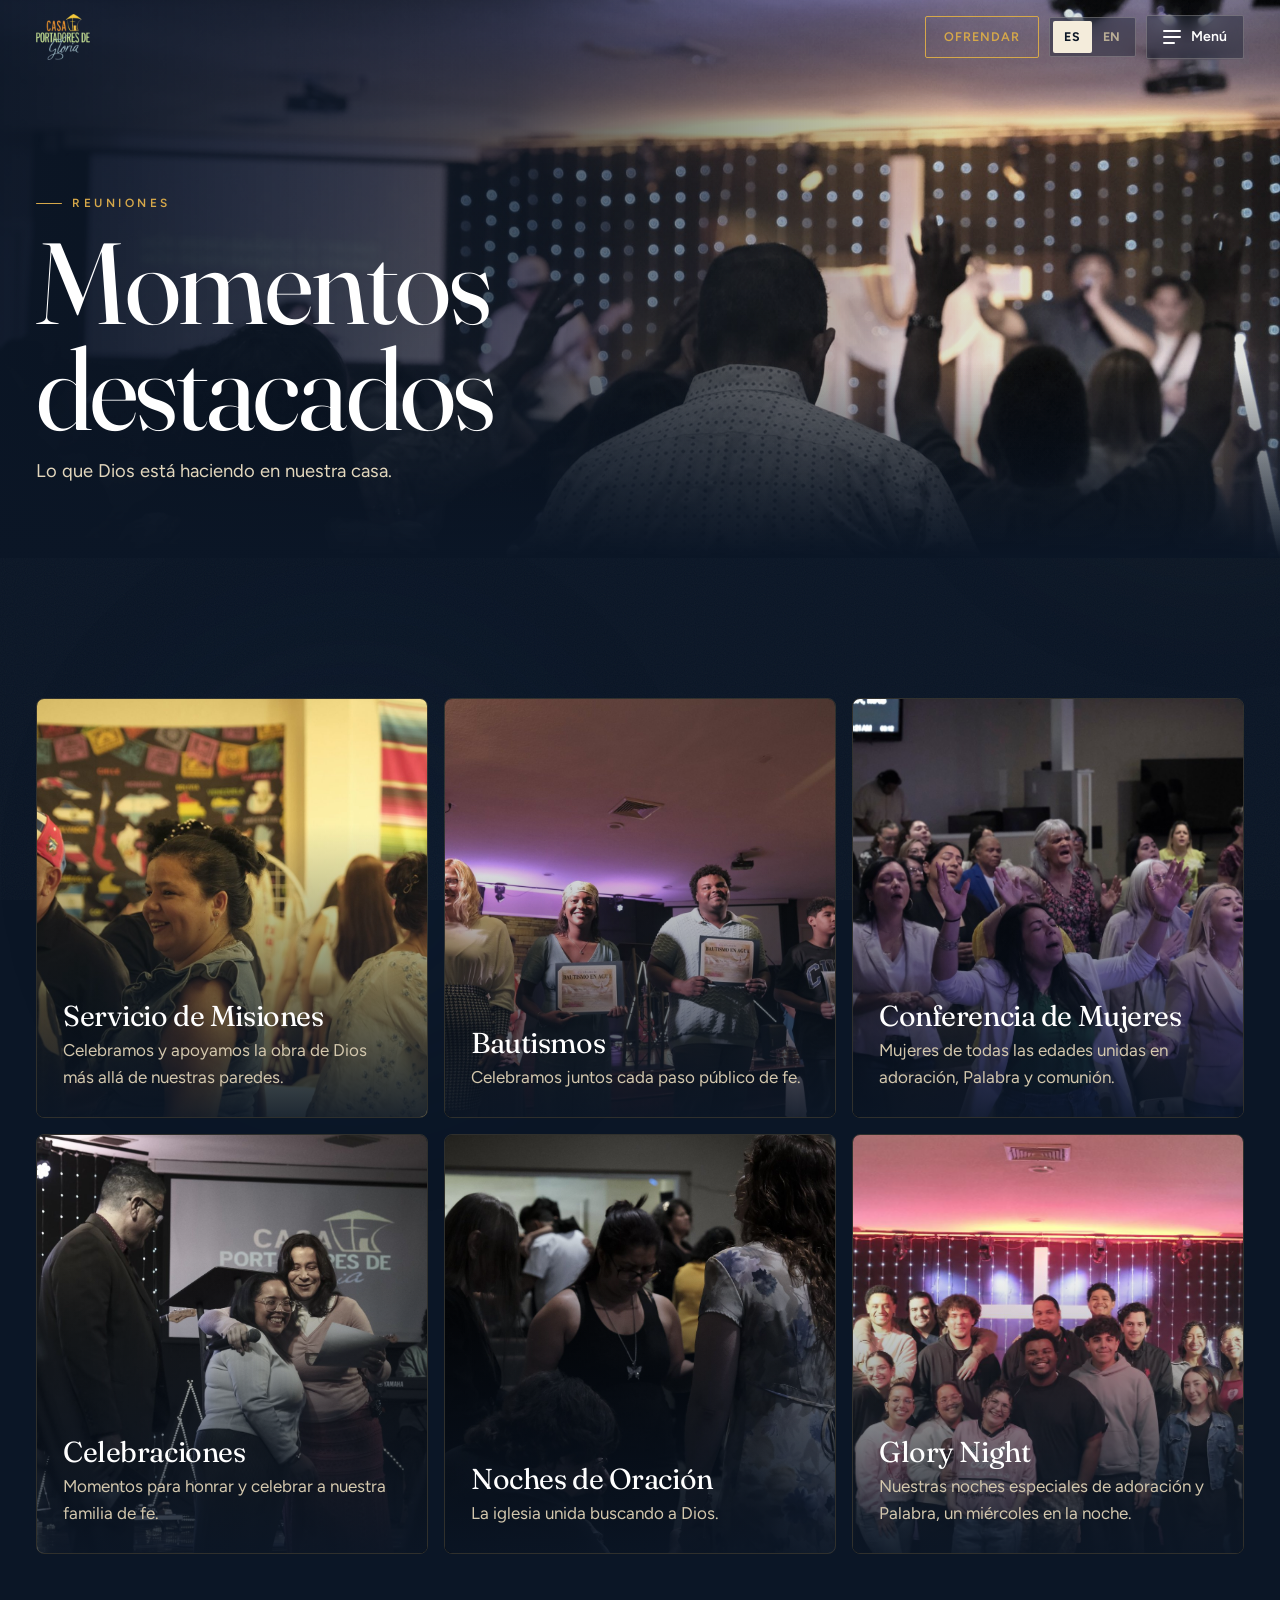
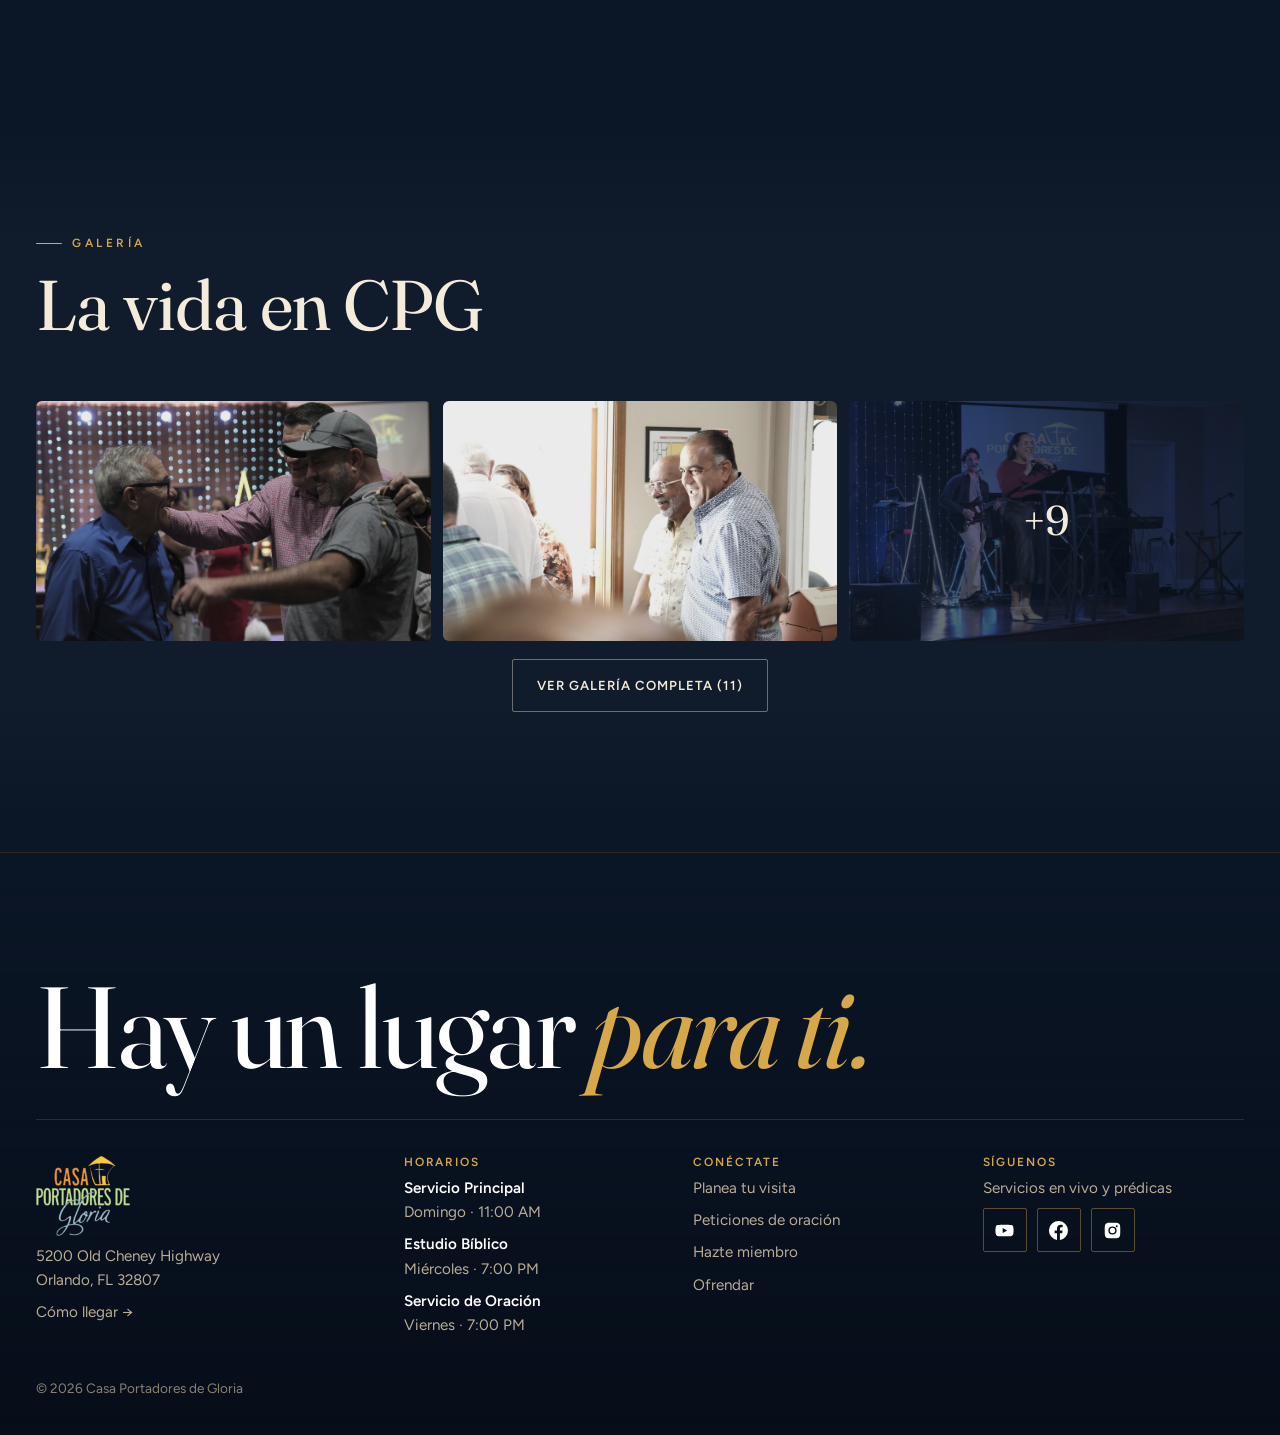
<file: destacados.html>
<!doctype html>
<html lang="es">
<head>
<meta charset="utf-8">
<meta name="viewport" content="width=device-width, initial-scale=1, viewport-fit=cover">
<title>Momentos Destacados · CPG</title>
<meta name="claude:viewport-fit-sides" content="cover">
<meta name="description" content="Casa Portadores de Gloria — iglesia cristiana bilingüe en Orlando, Florida.">
<meta property="og:type" content="website">
<meta property="og:site_name" content="Casa Portadores de Gloria">
<meta property="og:title" content="Momentos Destacados · CPG">
<meta property="og:description" content="Iglesia cristiana bilingüe en Orlando, FL. Domingos 11:00 AM · 5200 Old Cheney Hwy.">
<meta property="og:url" content="https://cpgorlando.vercel.app/destacados.html">
<meta property="og:image" content="https://cpgorlando.vercel.app/images/og-share.jpg">
<meta property="og:image:width" content="1200">
<meta property="og:image:height" content="630">
<meta property="og:image:alt" content="Casa Portadores de Gloria — Bienvenidos a casa">
<meta property="og:locale" content="es_US">
<meta name="twitter:card" content="summary_large_image">
<meta name="twitter:image" content="https://cpgorlando.vercel.app/images/og-share.jpg">
<meta name="theme-color" content="#0b1626">
<link rel="icon" type="image/png" href="images/favicon.png">
<link rel="apple-touch-icon" href="images/apple-touch-icon.png">
<link rel="icon" href="images/logo.png">
<link rel="preconnect" href="https://fonts.googleapis.com">
<link rel="preconnect" href="https://fonts.gstatic.com" crossorigin>
<link rel="stylesheet" href="https://fonts.googleapis.com/css2?family=Fraunces:ital,opsz,wght@0,9..144,300..600;1,9..144,300..600&family=Figtree:wght@400;500;600;700&display=swap">
<style>
/* Layout: dark, immersive. Full-bleed photo heroes that melt into a near-black stage,
   a slow-moving "stage light" aurora behind everything, glass cards with a cursor spotlight,
   and one living gradient (violet → blue → cyan) used for emphasis. Single dark look by design. */
:root {
  color-scheme: dark;
  --bg: #0b1626;
  --ink: #f5f5fa;
  --muted: #9b9db2;
  --faint: #6b6e85;
  --glass: rgba(255, 255, 255, 0.045);
  --glass-2: rgba(255, 255, 255, 0.08);
  --line: rgba(255, 255, 255, 0.09);
  --line-2: rgba(255, 255, 255, 0.18);
  --violet: #8b5cf6;
  --blue: #4f7bff;
  --cyan: #22d3ee;
  --grad: linear-gradient(100deg, #f0d79a 0%, #d6a84a 45%, #e8c77a 100%);
  --font-display: "Bricolage Grotesque", "Helvetica Neue", Arial, sans-serif;
  --font-body: "Instrument Sans", "Helvetica Neue", Arial, sans-serif;
  --radius: 24px;
  --gutter-l: max(16px, env(safe-area-inset-left, 0px));
  --gutter-r: max(16px, env(safe-area-inset-right, 0px));
}

* { box-sizing: border-box; }
html { scroll-behavior: smooth; background: var(--bg); }
body { margin: 0; background: var(--bg); color: var(--ink); font-family: var(--font-body); font-size: 17px; line-height: 1.6; -webkit-font-smoothing: antialiased; overflow-x: hidden; }
img { max-width: 100%; display: block; }
a { color: inherit; }
::selection { background: #d6a84a66; }
:focus-visible { outline: 2px solid var(--cyan); outline-offset: 3px; border-radius: 8px; }

/* stage-light aurora behind the whole site */
.aurora { position: fixed; inset: -20vmax; z-index: 0; pointer-events: none; filter: blur(60px); opacity: .5; }
main, footer { position: relative; z-index: 1; }
.aurora i { position: absolute; border-radius: 50%; mix-blend-mode: screen; }
.aurora i:nth-child(1) { width: 55vmax; height: 55vmax; left: 0; top: 0; background: radial-gradient(circle, #6d3df0 0%, transparent 62%); animation: drift1 26s ease-in-out infinite alternate; }
.aurora i:nth-child(2) { width: 50vmax; height: 50vmax; right: 0; top: 20vmax; background: radial-gradient(circle, #2c5bff 0%, transparent 62%); animation: drift2 32s ease-in-out infinite alternate; }
.aurora i:nth-child(3) { width: 45vmax; height: 45vmax; left: 25vmax; bottom: 0; background: radial-gradient(circle, #0fb5d4 0%, transparent 62%); animation: drift3 38s ease-in-out infinite alternate; opacity: .7; }
@keyframes drift1 { to { transform: translate(18vmax, 22vmax) scale(1.15); } }
@keyframes drift2 { to { transform: translate(-22vmax, 10vmax) scale(.9); } }
@keyframes drift3 { to { transform: translate(-14vmax, -20vmax) scale(1.2); } }
.grain { position: fixed; inset: 0; z-index: 0; pointer-events: none; opacity: .05;
  background-image: url("data:image/svg+xml,%3Csvg xmlns='http://www.w3.org/2000/svg' width='160' height='160'%3E%3Cfilter id='n'%3E%3CfeTurbulence type='fractalNoise' baseFrequency='.9' numOctaves='2' stitchTiles='stitch'/%3E%3C/filter%3E%3Crect width='100%25' height='100%25' filter='url(%23n)'/%3E%3C/svg%3E"); }

.en { display: none; }
:root[data-lang="en"] .en { display: revert; }
:root[data-lang="en"] .es { display: none; }

.wrap { max-width: 1240px; margin: 0 auto; padding-left: var(--gutter-l); padding-right: var(--gutter-r); }
h1, h2, h3 { font-family: var(--font-display); font-weight: 700; line-height: 1.02; letter-spacing: -0.03em; text-wrap: balance; margin: 0; }
h2 { font-size: clamp(2.3rem, 5.6vw, 4.4rem); }
h3 { font-size: 1.45rem; letter-spacing: -0.015em; line-height: 1.15; }
p { margin: 0; }
.grad, h1 em, h2 em, footer .big em { font-style: normal; background: var(--grad); -webkit-background-clip: text; background-clip: text; color: transparent; }
.eyebrow { display: inline-flex; align-items: center; gap: 10px; font-size: .78rem; font-weight: 600; letter-spacing: .16em; text-transform: uppercase; color: #d3c7ad; }
.eyebrow::before { content: ""; width: 22px; height: 2px; border-radius: 2px; background: var(--grad); }
.lead { font-size: 1.15rem; color: var(--muted); max-width: 58ch; }
section { padding-block: clamp(72px, 11vw, 140px); position: relative; }
.section-head { display: grid; gap: 16px; margin-bottom: clamp(36px, 5vw, 60px); }
.band { background: linear-gradient(180deg, transparent, rgba(255,255,255,.025) 20%, rgba(255,255,255,.025) 80%, transparent); }
.stack { display: grid; gap: 22px; align-content: start; }
.split { display: grid; grid-template-columns: 1fr 1fr; gap: clamp(32px, 6vw, 88px); align-items: center; }
.split > * { min-width: 0; }
.split img.photo { width: 100%; aspect-ratio: 4 / 3; object-fit: cover; border-radius: var(--radius); box-shadow: 0 40px 80px -30px #000c; }
@media (max-width: 860px) { .split { grid-template-columns: 1fr; } }

/* glass surface + cursor spotlight */
.glass, .quick a, .service, .event, .min-row, .expect > div, .way, .value, .form, .soon-block, .next-card, .visit, .pastors {
  background: var(--glass); border: 1px solid var(--line); backdrop-filter: blur(18px) saturate(140%); -webkit-backdrop-filter: blur(18px) saturate(140%);
}
.spot { position: relative; isolation: isolate; }
.spot::before { content: ""; position: absolute; inset: 0; border-radius: inherit; z-index: -1; opacity: 0; transition: opacity .3s ease;
  background: radial-gradient(420px circle at var(--mx, 50%) var(--my, 50%), rgba(214,168,74, .18), transparent 60%); }
.spot:hover::before { opacity: 1; }

/* buttons */
.btn { display: inline-flex; align-items: center; justify-content: center; gap: 10px; font: inherit; font-weight: 600; text-decoration: none; padding: 15px 26px; border-radius: 999px; border: 1px solid transparent; cursor: pointer; transition: transform .25s ease, box-shadow .25s ease, background .25s ease, color .25s ease, border-color .25s ease; }
.btn:hover { transform: translateY(-2px); }
.btn-primary, .btn-ink, .btn-gold { background: #fff; color: #0b1626; box-shadow: 0 0 0 0 #d6a84a00; }
.btn-primary:hover, .btn-ink:hover, .btn-gold:hover { box-shadow: 0 10px 40px -6px #d6a84aaa, 0 0 0 4px #d6a84a33; }
.btn-ghost, .btn-outline { background: var(--glass); border-color: var(--line-2); color: #fff; backdrop-filter: blur(10px); }
.btn-ghost:hover, .btn-outline:hover { background: var(--glass-2); border-color: #ffffff55; }
.actions, .cta-row { display: flex; flex-wrap: wrap; gap: 12px; }
.btn .arr { transition: transform .25s ease; }
.btn:hover .arr { transform: translateX(4px); }

/* header */
body::before { content: ""; position: fixed; inset: 0 0 auto; height: env(safe-area-inset-top, 0px); z-index: 10; background: var(--bg); }
.site-header { position: fixed; top: env(safe-area-inset-top, 0px); left: 0; right: 0; z-index: 9; color: #fff; transition: background .3s ease, border-color .3s ease; border-bottom: 1px solid transparent; }
.site-header.scrolled { background: rgba(11, 22, 38, .62); backdrop-filter: blur(20px) saturate(160%); -webkit-backdrop-filter: blur(20px) saturate(160%); border-bottom-color: var(--line); }
.site-header .wrap { display: flex; align-items: center; gap: 10px; padding-block: 14px; }
.brand { display: flex; align-items: center; margin-right: auto; text-decoration: none; }
.logo { height: 46px; width: auto; }
.logo-lg { height: 80px; }
.give-pill { font-size: .88rem; font-weight: 600; text-decoration: none; padding: 10px 18px; border-radius: 999px; background: #fff; color: #0b1626; white-space: nowrap; transition: box-shadow .25s ease; }
.give-pill:hover { box-shadow: 0 6px 30px -4px #d6a84aaa; }
.lang { display: inline-flex; border: 1px solid var(--line-2); border-radius: 999px; padding: 3px; background: rgba(11,22,38,.35); backdrop-filter: blur(10px); }
.lang button { font: inherit; font-size: .78rem; font-weight: 700; letter-spacing: .06em; border: 0; background: transparent; color: var(--muted); padding: 6px 11px; border-radius: 999px; cursor: pointer; }
.lang button[aria-pressed="true"] { background: #fff; color: #0b1626; }
.menu-btn { font: inherit; font-size: .88rem; font-weight: 600; display: inline-flex; align-items: center; gap: 10px; border: 1px solid var(--line-2); background: rgba(11,22,38,.35); backdrop-filter: blur(10px); color: #fff; padding: 10px 16px; border-radius: 999px; cursor: pointer; transition: background .2s ease; }
.menu-btn:hover { background: var(--glass-2); }
.menu-btn .bars { display: grid; gap: 4px; }
.menu-btn .bars i { display: block; width: 18px; height: 2px; background: currentColor; border-radius: 2px; }
.menu-btn .bars i:last-child { width: 12px; }
@media (max-width: 480px) { .give-pill { display: none; } .menu-btn .label { display: none; } }

/* full-screen menu */
.menu { position: fixed; inset: 0; z-index: 30; background: rgba(11, 22, 38, .92); backdrop-filter: blur(24px); color: #fff; overflow-y: auto;
  padding-top: calc(env(safe-area-inset-top, 0px) + 14px); padding-bottom: calc(env(safe-area-inset-bottom, 0px) + 32px); animation: fadeIn .3s ease; }
@keyframes fadeIn { from { opacity: 0; } }
.menu .wrap { display: grid; gap: clamp(28px, 5vw, 56px); }
.menu-top { display: flex; align-items: center; justify-content: space-between; gap: 16px; }
.menu-close { font: inherit; font-weight: 600; border: 1px solid var(--line-2); background: var(--glass); color: #fff; padding: 10px 18px; border-radius: 999px; cursor: pointer; }
.menu-groups { display: grid; grid-template-columns: repeat(4, 1fr); gap: 36px; }
.menu-group { display: grid; gap: 8px; align-content: start; min-width: 0; }
.menu-group h2 { font-family: var(--font-body); font-size: .76rem; font-weight: 600; letter-spacing: .16em; text-transform: uppercase; color: var(--faint); margin-bottom: 8px; }
.menu-group a { font-family: var(--font-display); font-weight: 600; font-size: clamp(1.55rem, 2.8vw, 2.2rem); letter-spacing: -0.025em; text-decoration: none; line-height: 1.15; display: inline-block; transition: transform .2s ease, opacity .2s ease; opacity: .8; animation: rise .5s ease backwards; }
.menu-group:nth-child(2) a { animation-delay: .05s; } .menu-group:nth-child(3) a { animation-delay: .1s; } .menu-group:nth-child(4) a { animation-delay: .15s; }
@keyframes rise { from { opacity: 0; transform: translateY(14px); } }
.menu-group a:hover { opacity: 1; transform: translateX(6px); }
.menu-group a[aria-current="page"] { opacity: 1; background: var(--grad); -webkit-background-clip: text; background-clip: text; color: transparent; }
@media (max-width: 860px) { .menu-groups { grid-template-columns: 1fr 1fr; } }
@media (max-width: 440px) { .menu-groups { grid-template-columns: 1fr; } }

/* full-bleed heroes */
.hero, .page-hero { padding: 0; }
.hero .hero-wrap, .page-hero .hero-wrap { max-width: none; padding: 0; }
.hero-frame { position: relative; overflow: hidden; color: #fff; isolation: isolate; }
.hero-frame > img, .hero-frame > picture > img { position: absolute; inset: 0; width: 100%; height: 110%; object-fit: cover; z-index: -2; will-change: transform; animation: heroIn 2.2s cubic-bezier(.2,.7,.2,1) both; }
@keyframes heroIn { from { transform: scale(1.12); filter: brightness(.4); } }
.hero-frame::after { content: ""; position: absolute; inset: 0; z-index: -1;
  background: linear-gradient(180deg, rgba(11,22,38,.55) 0%, rgba(11,22,38,.2) 30%, rgba(11,22,38,.55) 70%, var(--bg) 100%),
              linear-gradient(90deg, rgba(11,22,38,.7) 0%, transparent 60%); }
.hero-inner { max-width: 1240px; margin: 0 auto; display: grid; grid-template-columns: minmax(0, 1fr) auto; align-items: end; gap: 32px;
  min-height: min(92vh, 900px); padding: 130px max(16px, env(safe-area-inset-right, 0px)) clamp(48px, 7vw, 96px) max(16px, env(safe-area-inset-left, 0px)); }
.hero-inner > * { min-width: 0; }
.hero-copy { display: grid; gap: 24px; }
.hero h1 { font-size: clamp(3rem, 12vw, 9.5rem); font-weight: 800; letter-spacing: -0.05em; line-height: .9; }
.hero .hero-copy > p { font-size: clamp(1.05rem, 2vw, 1.3rem); color: #e3d7bd; max-width: 44ch; }
.hero-copy > * { animation: rise .9s cubic-bezier(.2,.7,.2,1) backwards; }
.hero-copy > *:nth-child(2) { animation-delay: .12s; } .hero-copy > *:nth-child(3) { animation-delay: .24s; } .hero-copy > *:nth-child(4) { animation-delay: .36s; }
@media (max-width: 860px) { .hero-inner { grid-template-columns: minmax(0, 1fr); min-height: 0; padding-top: 120px; } }

.next-card { width: min(100%, 340px); border-radius: 22px; padding: 22px; display: grid; gap: 12px; background: rgba(15, 15, 24, .55); border-color: var(--line-2); animation: rise 1s .5s cubic-bezier(.2,.7,.2,1) backwards; }
.next-card .lbl { font-size: .74rem; font-weight: 700; letter-spacing: .14em; text-transform: uppercase; color: #d6a84a; display: flex; align-items: center; gap: 8px; }
.next-card .lbl .dot { width: 8px; height: 8px; border-radius: 50%; background: var(--cyan); box-shadow: 0 0 12px var(--cyan); animation: blink 1.6s ease-in-out infinite; }
.next-card.is-live .lbl { color: #ff7a7a; }
.next-card.is-live .lbl .dot { background: #ff3b3b; box-shadow: 0 0 12px #ff3b3b; }
@keyframes blink { 50% { opacity: .3; } }
.next-card .name { font-family: var(--font-display); font-weight: 700; font-size: 1.55rem; letter-spacing: -0.02em; line-height: 1.1; }
.next-card .when { color: var(--muted); font-size: .95rem; }
.count { display: grid; grid-template-columns: repeat(3, 1fr); gap: 8px; }
.count div { background: rgba(255,255,255,.06); border: 1px solid var(--line); border-radius: 14px; padding: 10px 6px; text-align: center; }
.count b { display: block; font-family: var(--font-display); font-size: 1.8rem; font-weight: 700; font-variant-numeric: tabular-nums; line-height: 1.05; }
.count small { font-size: .7rem; color: var(--muted); text-transform: uppercase; letter-spacing: .1em; }
.next-card .btn { padding: 12px 18px; font-size: .92rem; }

/* marquee */
.marquee { padding-block: 34px; overflow: hidden; border-block: 1px solid var(--line); }
.marquee-track { display: flex; gap: 56px; width: max-content; animation: marquee 40s linear infinite; }
.marquee span { font-family: var(--font-display); font-weight: 800; font-size: clamp(2.2rem, 5vw, 4rem); letter-spacing: -0.04em; white-space: nowrap; display: inline-flex; align-items: center; gap: 56px; color: transparent; -webkit-text-stroke: 1px #ffffff40; }
.marquee span:nth-child(3n+1) { background: var(--grad); -webkit-background-clip: text; background-clip: text; -webkit-text-stroke: 0; }
.marquee span::after { content: "✦"; -webkit-text-stroke: 0; color: #d6a84a; font-size: .45em; }
@keyframes marquee { to { transform: translateX(-50%); } }

/* inner page heroes */
.page-hero .hero-frame { min-height: clamp(420px, 62vh, 640px); display: grid; align-items: end; }
.page-hero .hero-copy { max-width: 1240px; width: 100%; margin: 0 auto; padding: 130px max(16px, env(safe-area-inset-right, 0px)) clamp(36px, 6vw, 72px) max(16px, env(safe-area-inset-left, 0px)); display: grid; gap: 16px; }
.page-hero h1 { font-size: clamp(2.6rem, 10vw, 7.2rem); font-weight: 800; letter-spacing: -0.05em; line-height: .92; max-width: 13ch; }
.page-hero p.sub { color: #e3d7bd; font-size: 1.15rem; max-width: 48ch; }

/* welcome / pastors chip */
.pastors { display: flex; align-items: center; gap: 16px; padding: 10px 22px 10px 10px; border-radius: 999px; width: fit-content; max-width: 100%; }
.pastors img { width: 58px; height: 58px; border-radius: 50%; object-fit: cover; flex: none; }
.pastors .names { display: block; font-family: var(--font-display); font-weight: 700; font-size: 1.12rem; }
.pastors .role { display: block; color: var(--muted); font-size: .92rem; }
.pastors a { color: #d6a84a; font-weight: 600; text-decoration: none; }

/* photo strip */
.strip { display: grid; grid-template-columns: 1.4fr 1fr 1fr 1.2fr; gap: 14px; height: clamp(240px, 30vw, 400px); }
.strip img { width: 100%; height: 100%; object-fit: cover; border-radius: 20px; min-width: 0; transition: transform .6s cubic-bezier(.2,.7,.2,1), filter .6s ease; filter: saturate(.9); }
.strip img:hover { transform: translateY(-6px) scale(1.02); filter: saturate(1.1); }
@media (max-width: 700px) { .strip { grid-template-columns: 1fr 1fr; height: auto; grid-auto-rows: 170px; } }

/* quick links */
.quick { display: grid; grid-template-columns: repeat(4, 1fr); gap: 14px; }
.quick a { position: relative; overflow: hidden; isolation: isolate; display: grid; gap: 8px; align-content: end; min-height: 320px; padding: 26px; border-radius: var(--radius); text-decoration: none; transition: transform .3s ease, border-color .3s ease; }
.quick a img { position: absolute; inset: 0; width: 100%; height: 100%; object-fit: cover; z-index: -2; transition: transform .8s cubic-bezier(.2,.7,.2,1), filter .5s ease; filter: brightness(.85); }
.quick a:hover img { transform: scale(1.08); filter: brightness(1); }
.quick a::after { content: ""; position: absolute; inset: 0; z-index: -1; background: linear-gradient(180deg, rgba(11,22,38,.1) 20%, rgba(11,22,38,.88) 100%); }
.quick a span.go { position: absolute; top: 22px; right: 22px; background: rgba(11,22,38,.35); backdrop-filter: blur(8px); }
.quick span.d { color: #e3d7bd; }
.quick a:hover { transform: translateY(-6px); border-color: var(--line-2); }
.quick b { font-family: var(--font-display); font-weight: 700; font-size: 1.7rem; letter-spacing: -0.025em; line-height: 1.05; }
.quick span.d { color: var(--muted); font-size: .98rem; }
.quick span.go { width: 46px; height: 46px; border-radius: 50%; display: grid; place-items: center; border: 1px solid var(--line-2); font-size: 1.1rem; transition: transform .3s ease, background .3s ease, color .3s ease; }
.quick a:hover span.go { background: #fff; color: #0b1626; transform: rotate(-45deg); }
@media (max-width: 960px) { .quick { grid-template-columns: 1fr 1fr; } }
@media (max-width: 480px) { .quick { grid-template-columns: 1fr; } .quick a { min-height: 240px; } }

/* services */
.services { display: grid; grid-template-columns: repeat(3, 1fr); gap: 16px; }
.service { border-radius: var(--radius); overflow: hidden; display: grid; gap: 10px; align-content: start; padding: 0 26px 28px; min-width: 0; transition: transform .3s ease, border-color .3s ease; }
.service:hover { transform: translateY(-6px); border-color: var(--line-2); }
.service-img { width: calc(100% + 52px); max-width: none; margin: 0 -26px 14px; aspect-ratio: 16 / 11; object-fit: cover; }
.service .when { font-family: var(--font-display); font-size: 3.4rem; font-weight: 800; letter-spacing: -0.05em; line-height: 1; font-variant-numeric: tabular-nums; }
.service .when span { font-size: 1rem; color: var(--muted); font-family: var(--font-body); font-weight: 600; letter-spacing: 0; margin-left: 6px; }
.service p { color: var(--muted); }
@media (max-width: 820px) { .services { grid-template-columns: 1fr; } }
.visit { margin-top: 28px; display: flex; flex-wrap: wrap; align-items: center; gap: 16px 28px; padding: 22px 26px; border-radius: var(--radius); }
.visit address { font-style: normal; font-weight: 600; margin-right: auto; }
.visit address span { display: block; font-weight: 400; color: var(--muted); }

/* live band */
.live { overflow: hidden; }
.live .wrap { display: grid; grid-template-columns: 1.05fr 1fr; gap: clamp(28px, 5vw, 72px); align-items: center; }
.live .wrap > * { min-width: 0; }
.live h2 { font-size: clamp(2.6rem, 7vw, 5.2rem); }
.live p { color: var(--muted); max-width: 46ch; }
.live-badge { display: inline-flex; align-items: center; gap: 10px; font-size: .78rem; font-weight: 700; letter-spacing: .16em; text-transform: uppercase; color: #ff8a8a; }
.live-badge::before { content: ""; width: 10px; height: 10px; border-radius: 50%; background: #ff3b3b; box-shadow: 0 0 0 4px #ff3b3b33, 0 0 16px #ff3b3b; animation: pulse 1.8s ease-in-out infinite; }
@keyframes pulse { 50% { box-shadow: 0 0 0 10px #ff3b3b00, 0 0 16px #ff3b3b; } }
.live .shot { position: relative; border-radius: var(--radius); overflow: hidden; aspect-ratio: 4 / 3; border: 1px solid var(--line); box-shadow: 0 50px 100px -30px #d6a84a33; }
.live .shot img { width: 100%; height: 100%; object-fit: cover; transition: transform .8s ease; }
.live .shot:hover img { transform: scale(1.06); }
.live .shot .play { position: absolute; inset: 0; display: grid; place-items: center; text-decoration: none; background: rgba(11,22,38,.25); }
.live .shot .play span { width: 88px; height: 88px; border-radius: 50%; background: #fff; display: grid; place-items: center; transition: transform .25s ease; box-shadow: 0 0 0 14px #ffffff1f, 0 0 60px #d6a84aaa; }
.live .shot .play:hover span { transform: scale(1.1); }
@media (max-width: 820px) { .live .wrap { grid-template-columns: 1fr; } }
.social-btns { display: flex; flex-wrap: wrap; gap: 12px; }
.sbtn { display: inline-flex; align-items: center; gap: 10px; font-weight: 600; text-decoration: none; padding: 14px 22px; border-radius: 999px; color: #fff; background: var(--glass); border: 1px solid var(--line-2); transition: transform .25s ease, background .25s ease, border-color .25s ease; }
.sbtn:hover { transform: translateY(-2px); }
.sbtn svg { width: 20px; height: 20px; flex: none; }
.sbtn.yt svg { color: #ff3b3b; } .sbtn.fb svg { color: #4f8cff; }
.sbtn.yt:hover { background: #ff3b3b; border-color: #ff3b3b; } .sbtn.yt:hover svg { color: #fff; }
.sbtn.fb:hover { background: #1877f2; border-color: #1877f2; } .sbtn.fb:hover svg { color: #fff; }
.social-icons { display: flex; gap: 10px; }
.social-icons a { width: 44px; height: 44px; border-radius: 50%; display: grid; place-items: center; border: 1px solid var(--line-2); color: #fff; transition: background .2s ease, transform .2s ease; }
.social-icons a:hover { background: #fff; color: #0b1626; transform: translateY(-2px); }
.social-icons svg { width: 19px; height: 19px; }

/* events */
.events { display: grid; gap: 12px; }
.event { display: grid; grid-template-columns: 100px 1fr auto; gap: 26px; align-items: center; padding: 20px 26px; border-radius: var(--radius); transition: transform .3s ease, border-color .3s ease; }
.event:hover { transform: translateX(8px); border-color: var(--line-2); }
.event > * { min-width: 0; }
.date { text-align: center; border-radius: 18px; padding: 12px 6px; background: linear-gradient(160deg, #8b5cf633, #22d3ee22); border: 1px solid var(--line-2); }
.date .m { display: block; font-size: .76rem; font-weight: 700; letter-spacing: .14em; text-transform: uppercase; color: #d6a84a; }
.date .d { display: block; font-family: var(--font-display); font-weight: 800; font-size: 2.4rem; letter-spacing: -0.04em; line-height: 1.05; font-variant-numeric: tabular-nums; }
.event h3 { margin-bottom: 4px; }
.event p { color: var(--muted); }
.event::after { content: "→"; font-size: 1.4rem; color: #d6a84a; transition: transform .3s ease; }
.event:hover::after { transform: translateX(4px); }
.tag { display: inline-block; font-size: .7rem; font-weight: 700; letter-spacing: .1em; text-transform: uppercase; padding: 4px 10px; border-radius: 999px; border: 1px solid var(--line-2); color: #d3c7ad; margin-bottom: 8px; }
@media (max-width: 560px) { .event { grid-template-columns: 74px 1fr; gap: 16px; padding: 16px; } .event::after { display: none; } .date .d { font-size: 1.8rem; } }

/* ministries */
.min-list { display: grid; gap: 18px; }
.min-row { display: grid; grid-template-columns: 1fr 1fr; border-radius: var(--radius); overflow: hidden; min-height: 340px; transition: border-color .3s ease; }
.min-row:hover { border-color: var(--line-2); }
.min-row:nth-child(even) img { order: 2; }
.min-row > * { min-width: 0; }
.min-row img { width: 100%; height: 100%; object-fit: cover; transition: transform .8s cubic-bezier(.2,.7,.2,1); }
.min-row:hover img { transform: scale(1.05); }
.min-row .body { padding: clamp(26px, 4vw, 52px); display: grid; gap: 14px; align-content: center; }
.min-row .who { font-size: .78rem; font-weight: 600; letter-spacing: .16em; text-transform: uppercase; color: #d6a84a; }
.min-row h3 { font-size: clamp(2rem, 4vw, 3rem); letter-spacing: -0.035em; }
.min-row p { color: var(--muted); }
.min-row a.more { font-weight: 600; text-decoration: none; background: var(--grad); -webkit-background-clip: text; background-clip: text; color: transparent; width: fit-content; }
@media (max-width: 760px) { .min-row { grid-template-columns: 1fr; } .min-row:nth-child(even) img { order: 0; } .min-row img { aspect-ratio: 16 / 10; } }

/* pastors page */
.pastor-card { display: grid; grid-template-columns: minmax(0, 460px) 1fr; gap: clamp(28px, 6vw, 80px); align-items: center; }
.pastor-card > * { min-width: 0; }
.pastor-card img { width: 100%; aspect-ratio: 4 / 5; object-fit: cover; border-radius: var(--radius); box-shadow: 0 50px 100px -30px #d6a84a33; }
@media (max-width: 820px) { .pastor-card { grid-template-columns: 1fr; } }

/* highlights */
.hl-grid { display: grid; grid-template-columns: repeat(3, 1fr); gap: 16px; }
.hl { position: relative; border-radius: var(--radius); overflow: hidden; min-height: 420px; display: grid; align-content: end; color: #fff; isolation: isolate; border: 1px solid var(--line); min-width: 0; }
.hl img { position: absolute; inset: 0; width: 100%; height: 100%; object-fit: cover; z-index: -2; transition: transform .8s cubic-bezier(.2,.7,.2,1); }
.hl:hover img { transform: scale(1.07); }
.hl::after { content: ""; position: absolute; inset: 0; z-index: -1; background: linear-gradient(180deg, transparent 30%, rgba(11,22,38,.92) 100%); }
.hl .ph { position: absolute; inset: 0; z-index: -2; display: grid; place-items: start; padding: 24px; background: linear-gradient(150deg, #3b1d8f, #0b2a5e 60%, #0b1626); color: #ffffff99; font-size: .76rem; font-weight: 700; letter-spacing: .12em; text-transform: uppercase; }
.hl .body { padding: 26px; display: grid; gap: 6px; }
.hl h3 { font-size: 1.8rem; }
.hl p { color: #d3c7ad; }
@media (max-width: 900px) { .hl-grid { grid-template-columns: 1fr 1fr; } }
@media (max-width: 560px) { .hl-grid { grid-template-columns: 1fr; } .hl { min-height: 340px; } }

/* gallery + lightbox */
.gallery { display: grid; grid-template-columns: repeat(4, 1fr); grid-auto-rows: 240px; gap: 12px; }
.gallery img { width: 100%; height: 100%; object-fit: cover; border-radius: 18px; cursor: zoom-in; transition: transform .5s ease, filter .5s ease; filter: saturate(.9) brightness(.92); }
.gallery img:hover { transform: scale(1.02); filter: saturate(1.1) brightness(1); }
.g1 { grid-column: span 2; grid-row: span 2; }
@media (max-width: 760px) { .gallery { grid-template-columns: 1fr 1fr; grid-auto-rows: 170px; } }
.lightbox { position: fixed; inset: 0; z-index: 40; background: rgba(11,22,38,.94); backdrop-filter: blur(16px); display: grid; place-items: center; padding: max(16px, env(safe-area-inset-top, 0px)) 16px max(16px, env(safe-area-inset-bottom, 0px)); animation: fadeIn .25s ease; }
.lightbox img { max-height: 84vh; max-width: min(1100px, 100%); border-radius: 16px; object-fit: contain; }
.lb-btn { position: absolute; font: inherit; font-size: 1.3rem; width: 50px; height: 50px; border-radius: 50%; border: 1px solid var(--line-2); background: var(--glass); color: #fff; cursor: pointer; }
.lb-btn:hover { background: #fff; color: #0b1626; }
.lb-close { top: calc(env(safe-area-inset-top, 0px) + 16px); right: max(16px, env(safe-area-inset-right, 0px)); }
.lb-prev { left: max(16px, env(safe-area-inset-left, 0px)); top: 50%; }
.lb-next { right: max(16px, env(safe-area-inset-right, 0px)); top: 50%; }

/* give */
.give-grid { display: grid; grid-template-columns: 1.1fr 1fr; gap: clamp(28px, 6vw, 88px); align-items: start; }
.give-grid > * { min-width: 0; }
.verse { font-family: var(--font-display); font-weight: 600; font-size: clamp(2rem, 4.4vw, 3.2rem); letter-spacing: -0.035em; line-height: 1.08; }
.verse cite { display: block; margin-top: 16px; font-family: var(--font-body); font-weight: 600; font-style: normal; font-size: 1rem; letter-spacing: 0; color: #d6a84a; }
.ways { display: grid; gap: 14px; }
.way { border-radius: var(--radius); padding: 26px; display: grid; gap: 6px; }
.way p { color: var(--muted); }
.soon { font-size: .72rem; font-weight: 700; letter-spacing: .14em; text-transform: uppercase; color: #d6a84a; }
@media (max-width: 820px) { .give-grid { grid-template-columns: 1fr; } }

.soon-block { border-radius: var(--radius); padding: clamp(30px, 5vw, 60px); display: grid; gap: 16px; justify-items: start; }
.expect { display: grid; grid-template-columns: repeat(auto-fit, minmax(220px, 1fr)); gap: 14px; }
.expect > div { padding: 26px; border-radius: var(--radius); display: grid; gap: 8px; }
.expect p { color: var(--muted); }

/* values */
.values { display: grid; grid-template-columns: repeat(2, 1fr); gap: 14px; }
.value { border-radius: var(--radius); padding: clamp(24px, 3.5vw, 36px); display: grid; gap: 12px; align-content: start; min-width: 0; transition: transform .3s ease, border-color .3s ease; }
.value:hover { transform: translateY(-4px); border-color: var(--line-2); }
.value:first-child { grid-column: 1 / -1; background: linear-gradient(130deg, #6d3df0cc, #2c5bffcc 55%, #0fb5d4cc); border-color: transparent; }
.value:first-child h3 { font-size: clamp(2.2rem, 6vw, 4rem); letter-spacing: -0.045em; }
.value:first-child p { color: #ffffffe6; font-size: 1.2rem; }
.value:first-child .ref { background: #ffffff26; color: #fff; border-color: transparent; }
.value h3 { font-size: 1.6rem; }
.value p { color: var(--muted); font-size: 1.05rem; }
.refs { display: flex; flex-wrap: wrap; gap: 8px; margin-top: 4px; }
.ref { font-size: .8rem; font-weight: 600; padding: 6px 12px; border-radius: 999px; border: 1px solid var(--line-2); color: #e8d6a8; }
@media (max-width: 760px) { .values { grid-template-columns: 1fr; } }

/* forms */
.form { display: grid; gap: 16px; border-radius: var(--radius); padding: clamp(22px, 4vw, 38px); }
.form .row { display: grid; grid-template-columns: 1fr 1fr; gap: 16px; }
@media (max-width: 560px) { .form .row { grid-template-columns: 1fr; } }
.field { display: grid; gap: 6px; min-width: 0; }
.field label { font-weight: 600; font-size: .9rem; color: #e3d7bd; }
.field input, .field textarea, .field select { font: inherit; color: #fff; background: rgba(255,255,255,.05); border: 1px solid var(--line); border-radius: 14px; padding: 13px 15px; width: 100%; transition: border-color .2s ease, background .2s ease, box-shadow .2s ease; }
.field select option { background: #12121a; }
.field textarea { min-height: 130px; resize: vertical; }
.field input:focus, .field textarea:focus, .field select:focus { outline: none; border-color: #d6a84a; background: rgba(255,255,255,.08); box-shadow: 0 0 0 4px #d6a84a2e; }
.check { display: flex; gap: 10px; align-items: flex-start; font-size: .95rem; color: var(--muted); }
.check input { margin-top: 5px; accent-color: #d6a84a; }
.form button[type="submit"] { justify-self: start; font: inherit; font-weight: 600; border: 0; cursor: pointer; padding: 15px 28px; border-radius: 999px; background: #fff; color: #0b1626; transition: box-shadow .25s ease, transform .25s ease; }
.form button[type="submit"]:hover { transform: translateY(-2px); box-shadow: 0 10px 40px -6px #d6a84aaa; }
.form-note { font-size: .92rem; padding: 12px 14px; border-radius: 12px; background: #d6a84a22; border: 1px solid #d6a84a44; color: #f4ecdb; }

/* footer */
footer { padding-block: clamp(72px, 10vw, 120px) 36px; font-size: .95rem; color: var(--muted); border-top: 1px solid var(--line); background: linear-gradient(180deg, transparent, rgba(11,22,38,.8)); }
footer .wrap { display: grid; gap: 40px; }
footer .big { font-family: var(--font-display); font-weight: 800; font-size: clamp(2.8rem, 9vw, 7.5rem); letter-spacing: -0.05em; line-height: .92; color: #fff; }
footer .cols { display: grid; grid-template-columns: 1.3fr 1fr 1fr 1fr; gap: 28px; padding-top: 36px; border-top: 1px solid var(--line); }
footer .cols > * { min-width: 0; display: grid; gap: 8px; align-content: start; }
footer h2 { font-family: var(--font-body); font-size: .74rem; font-weight: 600; letter-spacing: .16em; text-transform: uppercase; color: #fff; }
footer a { color: var(--muted); text-decoration: none; transition: color .15s ease; }
footer a:hover { color: #fff; }
footer .legal { font-size: .85rem; color: var(--faint); }
@media (max-width: 900px) { footer .cols { grid-template-columns: 1fr 1fr; } }
@media (max-width: 520px) { footer .cols { grid-template-columns: 1fr; } }

/* scroll reveal: content is visible without JS; JS only adds the rise */
.js .rv { opacity: .001; transform: translateY(34px); transition: opacity .9s ease, transform .9s cubic-bezier(.2,.7,.2,1); }
.js .rv.in { opacity: 1; transform: none; }

@media (prefers-reduced-motion: reduce) {
  html { scroll-behavior: auto; }
  *, *::before, *::after { animation: none !important; transition: none !important; }
  .js .rv { opacity: 1; transform: none; }
}

.family { margin: 0; border-radius: var(--radius); overflow: hidden; border: 1px solid var(--line); box-shadow: 0 50px 100px -30px #d6a84a26; }
.family img { width: 100%; aspect-ratio: 16 / 9; object-fit: cover; }
@media (max-width: 640px) { .family img { aspect-ratio: 4 / 3; } }

[hidden] { display: none !important; }

/* pastors page: compact layout */
.page-hero.compact .hero-frame { min-height: clamp(280px, 34vw, 380px); }
.page-hero.compact h1 { font-size: clamp(2.4rem, 7vw, 4.6rem); }
.pastors-page { padding-block: clamp(48px, 7vw, 88px); }
.pastor-grid { display: grid; grid-template-columns: 1fr; max-width: 820px; gap: clamp(24px, 4vw, 48px); align-items: center; }
.pastor-grid > * { min-width: 0; }
.pastor-intro { display: grid; grid-template-columns: 200px 1fr; gap: 28px; align-items: center; }
.pastor-intro > * { min-width: 0; }
.pastor-photo { width: 200px; height: 240px; object-fit: cover; border-radius: 20px; border: 1px solid var(--line); }
.pastor-intro h2 { font-size: clamp(2rem, 3.6vw, 2.8rem); }
.soon-line { color: var(--muted); font-size: .95rem; display: flex; gap: 10px; align-items: center; flex-wrap: wrap; }
.family-card { margin: 0; position: relative; border-radius: var(--radius); overflow: hidden; border: 1px solid var(--line); }
.family-card img { width: 100%; aspect-ratio: 3 / 2; object-fit: cover; }
.family-card figcaption { position: absolute; left: 0; right: 0; bottom: 0; padding: 40px 20px 16px; display: grid; gap: 2px; background: linear-gradient(180deg, transparent, rgba(11,22,38,.85)); }
.family-card figcaption b { font-family: var(--font-display); font-size: 1.4rem; letter-spacing: -0.02em; }
@media (max-width: 960px) { .pastor-grid { grid-template-columns: 1fr; } }
@media (max-width: 520px) { .pastor-intro { grid-template-columns: 1fr; } .pastor-photo { width: 160px; height: 192px; } }

.pastor-photo { width: 220px; height: 264px; }
.pastor-intro { grid-template-columns: 220px 1fr; }
.calling { padding-block: clamp(40px, 6vw, 80px); }
.calling-grid { display: grid; grid-template-columns: 1fr 1fr; gap: clamp(24px, 5vw, 64px); align-items: center; }
.calling-grid > * { min-width: 0; }
.calling-photo { width: 100%; aspect-ratio: 3 / 2; object-fit: cover; border-radius: var(--radius); border: 1px solid var(--line); }
.family-section { padding-block: clamp(40px, 6vw, 80px); }
.family-section .family-card { max-width: 760px; margin: 0 auto; }
.family-card img { aspect-ratio: 16 / 9; }
@media (max-width: 820px) { .calling-grid { grid-template-columns: 1fr; } }

.ages { list-style: none; margin: 4px 0 0; padding: 0; display: flex; flex-wrap: wrap; gap: 8px; }
.ages li { font-size: .82rem; font-weight: 600; padding: 6px 12px; border-radius: 999px; border: 1px solid var(--line-2); color: #f4ecdb; background: rgba(214,168,74,.12); }

/* highlights: 5 cards -> 3 on top, 2 wide below */
.hl-grid { grid-template-columns: repeat(6, 1fr); }
.hl-grid > .hl { grid-column: span 2; }
.hl-grid > .hl:nth-child(n+4) { grid-column: span 2; }
@media (max-width: 900px) { .hl-grid { grid-template-columns: 1fr 1fr; } .hl-grid > .hl, .hl-grid > .hl:nth-child(n+4) { grid-column: span 1; } .hl-grid > .hl:last-child { grid-column: auto; } }
@media (max-width: 560px) { .hl-grid { grid-template-columns: 1fr; } }

/* home: scroll-lit verse (replaces the marquee) */
.verse-band { padding-block: clamp(80px, 13vw, 170px); border-block: 1px solid var(--line); position: relative; overflow: hidden; }
.verse-band::before { content: ""; position: absolute; left: 50%; top: 50%; width: 900px; height: 500px; transform: translate(-50%, -50%); background: radial-gradient(closest-side, rgba(214,168,74,.16), transparent); pointer-events: none; }
.verse-band .wrap { display: grid; gap: 28px; position: relative; }
.scroll-verse { margin: 0; font-family: var(--font-display); font-weight: 700; font-size: clamp(1.8rem, 4.2vw, 3.5rem); line-height: 1.1; letter-spacing: -0.03em; text-wrap: balance; max-width: 26ch; }
.scroll-verse span > span { color: rgba(245,245,250,.28); transition: color .4s ease; }
.scroll-verse span > span.lit { color: #f5f5fa; }
.scroll-verse span > span.g.lit { background: var(--grad); -webkit-background-clip: text; background-clip: text; color: transparent; }
.verse-ref { color: var(--muted); font-size: 1.05rem; }

.calling .lead { font-size: 1.05rem; }
.calling .stack { gap: 16px; }
.facts { margin: 8px 0 0; display: grid; grid-template-columns: repeat(3, 1fr); gap: 10px; }
.facts > div { padding: 14px 16px; border-radius: 16px; border: 1px solid var(--line); background: var(--glass); min-width: 0; }
.facts dt { font-family: var(--font-display); font-weight: 800; font-size: 1.5rem; letter-spacing: -0.03em; background: var(--grad); -webkit-background-clip: text; background-clip: text; color: transparent; }
.facts dd { margin: 2px 0 0; font-size: .85rem; color: var(--muted); line-height: 1.35; }
@media (max-width: 520px) { .facts { grid-template-columns: 1fr; } }
.calling-grid { align-items: start; }


.family-section { padding-block: clamp(48px, 7vw, 96px); border-top: 1px solid var(--line); }
.family-grid { display: grid; grid-template-columns: 1fr 1.25fr; gap: clamp(24px, 5vw, 64px); align-items: center; }
.family-grid > * { min-width: 0; }
.family-photo { width: 100%; aspect-ratio: 16 / 10; object-fit: cover; object-position: center 30%; border-radius: var(--radius); border: 1px solid var(--line); box-shadow: 0 40px 80px -30px #d6a84a33; }
@media (max-width: 820px) { .family-grid { grid-template-columns: 1fr; } .family-photo { order: -1; } }

/* beliefs: purpose + statement of faith */
.purpose { display: grid; gap: 18px; max-width: 900px; }
.purpose-text { font-family: var(--font-display); font-weight: 600; font-size: clamp(1.5rem, 3.2vw, 2.4rem); line-height: 1.2; letter-spacing: -0.025em; }
.faith-wrap { display: grid; gap: 0; }
.faith-list { display: grid; gap: 10px; }
.faith { border-radius: 18px; border: 1px solid var(--line); background: var(--glass); overflow: hidden; }
.faith[open] { border-color: var(--line-2); }
.faith summary { list-style: none; cursor: pointer; display: grid; grid-template-columns: 52px 1fr auto; align-items: center; gap: 14px; padding: 18px 22px; }
.faith summary::-webkit-details-marker { display: none; }
.faith .num { font-family: var(--font-display); font-weight: 800; font-size: 1rem; color: #d6a84a; }
.faith .ttl { font-family: var(--font-display); font-weight: 700; font-size: 1.3rem; letter-spacing: -0.02em; }
.faith .chev { width: 32px; height: 32px; border-radius: 50%; border: 1px solid var(--line-2); display: grid; place-items: center; transition: transform .25s ease; }
.faith[open] .chev { transform: rotate(45deg); }
.faith-body { padding: 0 22px 24px 88px; display: grid; gap: 14px; color: #d3c7ad; max-width: 900px; }
.faith-body h4 { margin: 8px 0 0; font-family: var(--font-display); font-size: 1.1rem; color: #fff; }
.faith-body p, .faith-body li { line-height: 1.7; }
.faith-body ul { margin: 0; padding-left: 20px; display: grid; gap: 10px; }
.affiliation { margin-top: 36px; padding: 24px 26px; border-radius: var(--radius); border: 1px solid var(--line); display: grid; gap: 10px; color: var(--muted); max-width: 900px; }
@media (max-width: 600px) { .faith summary { grid-template-columns: 36px 1fr auto; padding: 16px; } .faith-body { padding: 0 16px 20px; } }
.purpose-text em { font-style: normal; background: var(--grad); -webkit-background-clip: text; background-clip: text; color: transparent; }

.serve-note { margin-top: 28px; display: flex; flex-wrap: wrap; align-items: center; justify-content: space-between; gap: 20px 32px; padding: clamp(22px, 4vw, 34px); border-radius: var(--radius); border: 1px solid var(--line-2); background: linear-gradient(130deg, rgba(109,61,240,.22), rgba(44,91,255,.16) 55%, rgba(15,181,212,.14)); }
.serve-note > .stack { flex: 1 1 420px; min-width: 0; }
.serve-title { font-family: var(--font-display); font-weight: 700; font-size: clamp(1.4rem, 2.6vw, 1.9rem); letter-spacing: -0.02em; line-height: 1.15; }
.serve-note p:not(.eyebrow):not(.serve-title) { color: #d3c7ad; max-width: 60ch; }

/* ministries: photo bento with hover reveal */
.min-bento { display: grid; grid-template-columns: repeat(4, 1fr); grid-auto-rows: 300px; gap: 14px; }
.min-tile { position: relative; overflow: hidden; border-radius: var(--radius); border: 1px solid var(--line); isolation: isolate; display: grid; align-content: end; color: #fff; min-width: 0; outline: none; }
.min-tile:nth-child(1), .min-tile:nth-child(2), .min-tile:nth-child(6), .min-tile:nth-child(7) { grid-column: span 2; }
.min-tile:nth-child(3) { grid-column: span 2; grid-row: span 2; }
.min-tile:nth-child(8) { grid-column: span 2; }
.min-tile > img { position: absolute; inset: 0; width: 100%; height: 100%; object-fit: cover; z-index: -2; transition: transform .9s cubic-bezier(.2,.7,.2,1), filter .6s ease; filter: saturate(.95); }
.min-tile::after { content: ""; position: absolute; inset: 0; z-index: -1; background: linear-gradient(180deg, rgba(11,22,38,0) 30%, rgba(11,22,38,.92) 100%); transition: background .5s ease; }
.min-tile .body { padding: 22px 24px; display: grid; gap: 4px; }
.min-tile .who { font-size: .72rem; font-weight: 700; letter-spacing: .16em; text-transform: uppercase; color: #d6a84a; }
.min-tile h3 { font-size: clamp(1.5rem, 2.4vw, 2.1rem); letter-spacing: -0.03em; }
.min-tile:nth-child(3) h3 { font-size: clamp(2rem, 3.6vw, 3rem); }
.min-tile .reveal { display: grid; gap: 10px; max-height: 0; opacity: 0; overflow: hidden; transition: max-height .5s ease, opacity .4s ease, margin .4s ease; }
.min-tile .reveal p { color: #e3d7bd; font-size: .95rem; line-height: 1.5; }
.min-tile .more { font-weight: 600; color: #fff; text-decoration: none; width: fit-content; padding: 8px 14px; border-radius: 999px; background: rgba(255,255,255,.14); backdrop-filter: blur(8px); }
.min-tile .more:hover { background: #fff; color: #0b1626; }
.min-tile:hover > img, .min-tile:focus-within > img { transform: scale(1.07); filter: saturate(1.1); }
.min-tile:hover::after, .min-tile:focus-within::after { background: linear-gradient(180deg, rgba(11,22,38,.15) 0%, rgba(11,22,38,.94) 100%); }
.min-tile:hover .reveal, .min-tile:focus-within .reveal { max-height: 240px; opacity: 1; margin-top: 6px; }
@media (hover: none) { .min-tile .reveal { max-height: none; opacity: 1; margin-top: 6px; } .min-tile::after { background: linear-gradient(180deg, rgba(11,22,38,.05) 20%, rgba(11,22,38,.94) 100%); } }
@media (max-width: 960px) { .min-bento { grid-template-columns: 1fr 1fr; grid-auto-rows: 280px; } .min-tile:nth-child(n) { grid-column: span 1; grid-row: span 1; } .min-tile:nth-child(3), .min-tile:nth-child(8) { grid-column: span 2; } }
@media (max-width: 600px) { .min-bento { grid-template-columns: 1fr; grid-auto-rows: 340px; } .min-tile:nth-child(n) { grid-column: span 1; } }


/* ===================== A · GLORIA theme (navy + gold, serif) ===================== */
:root {
  --bg: #0b1626; --ink: #f4ecdb; --muted: #b9ad95; --faint: #8a8170;
  --glass: rgba(244,236,219,.04); --glass-2: rgba(244,236,219,.08);
  --line: rgba(214,168,74,.18); --line-2: rgba(214,168,74,.4);
  --gold: #d6a84a; --gold-2: #e8c77a;
  --grad: linear-gradient(100deg, #e8c77a, #d6a84a 60%, #b8862e);
  --font-display: "Fraunces", Georgia, "Times New Roman", serif;
  --font-body: "Figtree", "Helvetica Neue", Arial, sans-serif;
  --radius: 8px;
}
html, body { background: var(--bg); }
.aurora { opacity: .35; filter: blur(90px); }
.aurora i:nth-child(1) { background: radial-gradient(circle, #1d3a63 0%, transparent 62%); }
.aurora i:nth-child(2) { background: radial-gradient(circle, #6b5320 0%, transparent 62%); opacity: .6; }
.aurora i:nth-child(3) { background: radial-gradient(circle, #16304f 0%, transparent 62%); }
.grain { opacity: .04; }

h1, h2, h3 { font-family: var(--font-display); font-weight: 400; letter-spacing: -0.015em; line-height: 1.02; }
h3 { font-weight: 500; }
.grad, h1 em, h2 em, footer .big em, .purpose-text em { background: none; -webkit-background-clip: initial; background-clip: initial; color: var(--gold); font-style: italic; }
.eyebrow { color: var(--gold); letter-spacing: .3em; font-size: .74rem; }
.eyebrow::before { background: var(--gold); height: 1px; width: 26px; }
.lead { color: var(--muted); }

/* buttons: square, gold */
.btn { border-radius: 2px; text-transform: uppercase; letter-spacing: .08em; font-size: .82rem; padding: 15px 24px; }
.btn-primary, .btn-ink, .btn-gold { background: var(--gold); color: var(--bg); box-shadow: none; }
.btn-primary:hover, .btn-ink:hover, .btn-gold:hover { background: var(--gold-2); box-shadow: 0 10px 30px -10px rgba(214,168,74,.6); }
.btn-ghost, .btn-outline { background: transparent; border-color: rgba(244,236,219,.4); color: var(--ink); backdrop-filter: none; }
.btn-ghost:hover, .btn-outline:hover { border-color: var(--gold); color: var(--gold); background: transparent; }
.give-pill { border-radius: 2px; background: transparent; color: var(--gold); border: 1px solid var(--gold); text-transform: uppercase; letter-spacing: .08em; font-size: .78rem; }
.give-pill:hover { background: var(--gold); color: var(--bg); box-shadow: none; }
.lang, .menu-btn { border-radius: 2px; border-color: rgba(244,236,219,.25); }
.lang button { border-radius: 2px; }
.lang button[aria-pressed="true"] { background: var(--ink); color: var(--bg); }
.site-header.scrolled { background: rgba(11,22,38,.82); }
.form button[type="submit"] { border-radius: 2px; background: var(--gold); color: var(--bg); text-transform: uppercase; letter-spacing: .08em; font-size: .85rem; }
.field input, .field textarea, .field select { border-radius: 4px; color: var(--ink); }
.field input:focus, .field textarea:focus, .field select:focus { border-color: var(--gold); box-shadow: 0 0 0 3px rgba(214,168,74,.18); }

/* hero: warm cinematic photo with navy fade from the left */
.hero-frame > img, .hero-frame > picture > img, .page-hero .hero-frame > img { filter: sepia(.18) saturate(.92); }
.hero-frame::after { background: linear-gradient(90deg, rgba(11,22,38,.95) 0%, rgba(11,22,38,.7) 40%, rgba(11,22,38,.12) 75%), linear-gradient(0deg, var(--bg) 0%, transparent 35%); }
.hero h1 { font-weight: 400; font-size: clamp(3.2rem, 9vw, 7.4rem); letter-spacing: -0.02em; line-height: .95; }
.page-hero h1 { font-weight: 400; letter-spacing: -0.02em; }
.hero .hero-copy > p, .page-hero p.sub { color: #e3d7bd; }
.next-card { background: rgba(11,22,38,.72); border: 1px solid var(--line-2); border-radius: 4px; }
.next-card .lbl .dot { background: var(--gold); box-shadow: 0 0 10px var(--gold); }
.next-card .name { font-weight: 400; }
.count div { border-radius: 2px; background: rgba(244,236,219,.05); border-color: var(--line); }
.count b { font-weight: 400; color: var(--gold); }

/* verse */
.scroll-verse { font-weight: 400; letter-spacing: -0.02em; line-height: 1.15; }
.scroll-verse span > span { color: rgba(244,236,219,.22); }
.scroll-verse span > span.lit { color: var(--ink); }
.scroll-verse span > span.g.lit { background: none; color: var(--gold); font-style: italic; }
.verse-band::before { background: radial-gradient(closest-side, rgba(214,168,74,.12), transparent); }

/* cards: hairline gold borders, small radius */
.quick a, .service, .event, .min-tile, .expect > div, .way, .value, .soon-block, .visit, .pastors, .form, .faith, .affiliation, .hl, .facts > div, .serve-note { border-radius: var(--radius); }
.service .when, .facts dt, .date .d, .faith .ttl, .count b { font-family: var(--font-display); font-weight: 400; }
.facts dt { background: none; color: var(--gold); -webkit-background-clip: initial; background-clip: initial; }
.quick a span.go, .faith .chev, .social-icons a { border-radius: 2px; }
.quick a:hover span.go { background: var(--gold); color: var(--bg); }
.date { background: transparent; border: 1px solid var(--line-2); border-radius: 2px; }
.date .m, .min-tile .who, .soon, .verse cite, .faith .num, .pastors a { color: var(--gold); }
.tag, .ages li, .ref { border-radius: 2px; border-color: var(--line-2); color: #e8d6a8; background: rgba(214,168,74,.08); }
.value:first-child { background: linear-gradient(130deg, #1d3a63, #13284a 60%, #0f1f38); border: 1px solid var(--line-2); }
.value:first-child .ref { background: rgba(214,168,74,.15); color: var(--gold-2); }
.serve-note { background: linear-gradient(130deg, rgba(29,58,99,.7), rgba(19,40,74,.6)); border-color: var(--line-2); }
.min-tile .more { border-radius: 2px; }
.min-tile .more:hover, .lb-btn:hover, .social-icons a:hover { background: var(--gold); color: var(--bg); }
.live .shot .play span { box-shadow: 0 0 0 14px rgba(244,236,219,.12), 0 0 50px rgba(214,168,74,.5); }
.live .shot, .pastor-card img, .family-photo, .calling-photo, .split img.photo { border-radius: var(--radius); }
.live-badge { color: #ff9a8a; }
.menu { background: rgba(11,22,38,.96); }
.menu-group a[aria-current="page"] { background: none; color: var(--gold); -webkit-background-clip: initial; background-clip: initial; font-style: italic; }
.menu-group a { font-weight: 400; }
.marquee span { font-family: var(--font-display); font-weight: 400; }
.min-tile h3, .hl h3, .quick b, .menu-group a, .serve-title, .verse, .purpose-text { font-weight: 400; }
footer { background: linear-gradient(180deg, transparent, rgba(6,13,24,.9)); }
footer .big { font-weight: 400; letter-spacing: -0.02em; }
footer h2 { color: var(--gold); }
::selection { background: rgba(214,168,74,.4); }
:focus-visible { outline-color: var(--gold); }

/* pastors page: consistent photo sizes (overrides) */
.pastor-grid { max-width: 1240px; }
.pastor-intro { grid-template-columns: minmax(0, 5fr) minmax(0, 6fr); gap: clamp(28px, 5vw, 72px); align-items: center; }
.pastor-photo { width: 100%; height: auto; aspect-ratio: 4 / 5; max-height: 600px; object-fit: cover; border-radius: var(--radius); border: 1px solid var(--line); }
.pastor-intro h2 { font-size: clamp(2.2rem, 4.4vw, 3.6rem); }
.calling-grid { grid-template-columns: minmax(0, 5fr) minmax(0, 6fr); align-items: center; gap: clamp(28px, 5vw, 72px); }
.calling-photo { aspect-ratio: 4 / 5; max-height: 600px; filter: brightness(1.12) contrast(1.05); }
.family-grid { grid-template-columns: minmax(0, 6fr) minmax(0, 5fr); gap: clamp(28px, 5vw, 72px); }
.family-photo { aspect-ratio: 5 / 4; object-position: 50% 30%; }
.family-grid { grid-template-columns: minmax(0, 5fr) minmax(0, 7fr); }
@media (max-width: 860px) {
  .pastor-intro, .calling-grid, .family-grid { grid-template-columns: 1fr; }
  .pastor-photo, .calling-photo, .family-photo { aspect-ratio: 4 / 3; max-height: none; order: -1; }
  .pastor-photo { aspect-ratio: 1 / 1; object-position: center 20%; }
}

/* gallery: compact preview, expandable */
.gallery { grid-template-columns: repeat(3, 1fr); grid-auto-rows: 240px; gap: 12px; position: relative; }
.gallery img { border-radius: 6px; }
.gallery img:nth-child(n+4) { display: none; }
.gallery:not(.expanded)::after { content: var(--more, ""); position: absolute; right: 0; top: 0; width: calc((100% - 24px) / 3); height: 240px; display: grid; place-items: center; background: rgba(11,22,38,.6); color: var(--ink); font-family: var(--font-display); font-size: 2.6rem; border-radius: 6px; pointer-events: none; }
.gallery.expanded { grid-auto-rows: 240px; }
.gallery.expanded img:nth-child(n+4) { display: block; animation: rise .45s ease backwards; }
.gallery-actions { margin-top: 18px; display: flex; justify-content: center; }
@media (max-width: 760px) {
  /* phones: swipeable carousel of large photos */
  .gallery, .gallery.expanded { display: flex; gap: 10px; overflow-x: auto; scroll-snap-type: x mandatory; -webkit-overflow-scrolling: touch;
    margin-left: calc(-1 * var(--gutter-l)); margin-right: calc(-1 * var(--gutter-r)); padding: 0 var(--gutter-r) 6px var(--gutter-l); scroll-padding-left: var(--gutter-l); scrollbar-width: none; }
  .gallery::-webkit-scrollbar { display: none; }
  .gallery img, .gallery img:nth-child(n), .gallery.expanded img { display: block; flex: 0 0 84%; height: 300px; scroll-snap-align: start; border-radius: 8px; }
  .gallery:not(.expanded)::after { display: none; }
  .gallery-actions { display: none; }
  .swipe-hint { display: flex; }
}

.swipe-hint { display: none; align-items: center; gap: 8px; margin-top: 12px; color: var(--muted); font-size: .85rem; letter-spacing: .04em; }
.swipe-hint b { color: var(--gold); font-weight: 600; font-variant-numeric: tabular-nums; }

.sbtn.ig svg { color: #e1306c; }
.sbtn.ig:hover { background: linear-gradient(45deg, #f58529, #dd2a7b 55%, #8134af); border-color: transparent; }
.sbtn.ig:hover svg { color: #fff; }

/* location card with illustrated map */
.loc-card { margin-top: 28px; display: grid; grid-template-columns: minmax(0, 1.15fr) minmax(0, 1fr); border: 1px solid var(--line-2); border-radius: var(--radius); overflow: hidden; background: rgba(15,31,54,.6); }
.loc-visual { position: relative; display: block; min-height: 280px; overflow: hidden; }
.loc-map { position: absolute; inset: 0; width: 100%; height: 100%; transition: transform .8s cubic-bezier(.2,.7,.2,1); }
.loc-visual:hover .loc-map { transform: scale(1.05); }
.loc-pulse { transform-origin: 0 0; animation: locPulse 2.4s ease-out infinite; }
.loc-pulse.d2 { animation-delay: 1.2s; }
@keyframes locPulse { from { transform: scale(.6); opacity: .55; } to { transform: scale(3.2); opacity: 0; } }
.loc-pin path { filter: drop-shadow(0 6px 10px rgba(0,0,0,.45)); }
.loc-chip { position: absolute; left: 18px; bottom: 18px; padding: 8px 14px; border-radius: 2px; background: rgba(11,22,38,.85); border: 1px solid var(--line-2); color: var(--gold); font-size: .78rem; font-weight: 600; letter-spacing: .12em; text-transform: uppercase; }
.loc-info { padding: clamp(24px, 4vw, 40px); display: grid; gap: 14px; align-content: center; }
.loc-info address { font-style: normal; display: grid; gap: 2px; }
.loc-info address b { font-family: var(--font-display); font-weight: 400; font-size: clamp(1.6rem, 3vw, 2.2rem); letter-spacing: -0.015em; line-height: 1.1; }
.loc-info address span { color: var(--muted); font-size: 1.05rem; }
.loc-note { color: var(--muted); font-size: .95rem; }
.loc-actions { display: flex; flex-wrap: wrap; gap: 10px; margin-top: 6px; }
@media (max-width: 820px) { .loc-card { grid-template-columns: 1fr; } .loc-visual { min-height: 220px; } }

/* "Dónde estamos": real map figure + pinned photo */
.where { border-top: 1px solid var(--line); }
.where-grid { display: grid; grid-template-columns: minmax(0, 7fr) minmax(0, 5fr); gap: clamp(36px, 6vw, 88px); align-items: center; }
.where-fig { margin: 0; position: relative; padding: 0 0 56px 0; }
.where-map { position: relative; aspect-ratio: 4 / 3; border: 1px solid var(--line-2); border-radius: var(--radius); overflow: hidden; background: #0f1f36; box-shadow: 0 50px 90px -40px #000; }
.where-map .loc-map { position: absolute; inset: 0; width: 100%; height: 100%; }
.where-map iframe { position: absolute; inset: -60px -60px; width: calc(100% + 120px); height: calc(100% + 120px); border: 0; pointer-events: none;
  filter: grayscale(1) invert(.92) contrast(.9) brightness(.95); }
.where-tint { position: absolute; inset: 0; pointer-events: none; background: #16345f; mix-blend-mode: color; opacity: .9; }
.where-tint::after { content: ""; position: absolute; inset: 0; background: radial-gradient(ellipse at 50% 50%, transparent 45%, rgba(11,22,38,.75) 100%); }
.where-ring { position: absolute; left: 50%; top: 50%; width: 0; height: 0; pointer-events: none; }
.where-ring i { position: absolute; left: -22px; top: -22px; width: 44px; height: 44px; border-radius: 50%; border: 2px solid var(--gold); animation: whereRing 2.6s ease-out infinite; }
.where-ring i + i { animation-delay: 1.3s; }
@keyframes whereRing { from { transform: scale(.4); opacity: .9; } to { transform: scale(3.4); opacity: 0; } }
.where-tag { position: absolute; left: 16px; top: 16px; padding: 8px 12px; background: rgba(11,22,38,.88); border: 1px solid var(--line-2); border-radius: 2px; color: var(--gold); font-size: .74rem; font-weight: 600; letter-spacing: .14em; text-transform: uppercase; }
.where-open { position: absolute; inset: 0; display: flex; align-items: flex-start; justify-content: flex-end; padding: 16px; text-decoration: none; }
.where-open span { padding: 8px 12px; background: var(--gold); color: var(--bg); border-radius: 2px; font-size: .74rem; font-weight: 700; letter-spacing: .12em; text-transform: uppercase; opacity: 0; transform: translateY(-4px); transition: opacity .25s ease, transform .25s ease; }
.where-open:hover span, .where-open:focus-visible span { opacity: 1; transform: none; }
.where-photo { position: absolute; left: clamp(-28px, -2vw, 0px); bottom: 0; width: 38%; aspect-ratio: 4 / 5; object-fit: cover; border-radius: 4px; border: 6px solid var(--bg); outline: 1px solid var(--line-2); box-shadow: 0 30px 60px -20px #000; transform: rotate(-3deg); filter: sepia(.15); }
.where-fig figcaption { position: absolute; right: 0; bottom: 14px; color: var(--muted); font-size: .78rem; letter-spacing: .14em; text-transform: uppercase; }
.where-info { display: grid; gap: 22px; }
.where-info .section-head { margin-bottom: 0; }
.where-info address { font-style: normal; display: grid; gap: 2px; }
.where-info address b { font-family: var(--font-display); font-weight: 400; font-size: clamp(1.6rem, 3vw, 2.3rem); letter-spacing: -0.015em; line-height: 1.1; }
.where-info address span { color: var(--muted); font-size: 1.05rem; }
.where-times { list-style: none; margin: 0; padding: 0; border-top: 1px solid var(--line); }
.where-times li { display: grid; grid-template-columns: 56px 92px 1fr; align-items: baseline; gap: 12px; padding: 12px 0; border-bottom: 1px solid var(--line); }
.where-times .d { color: var(--gold); font-size: .74rem; font-weight: 700; letter-spacing: .16em; text-transform: uppercase; }
.where-times b { font-family: var(--font-display); font-weight: 400; font-size: 1.25rem; font-variant-numeric: tabular-nums; }
.where-times .n { color: var(--muted); }
.where-note { margin: 0; color: var(--muted); font-size: .95rem; }
.where-plan { justify-self: start; color: var(--gold); text-decoration: none; font-weight: 600; font-size: .95rem; }
.where-plan:hover .arr { transform: translateX(4px); }
.where-plan .arr { display: inline-block; transition: transform .25s ease; }
@media (max-width: 900px) {
  .where-grid { grid-template-columns: minmax(0, 1fr); }
  .where-fig { padding-bottom: 44px; }
  .where-photo { left: 8px; width: 34%; border-width: 4px; }
  .where-fig figcaption { font-size: .68rem; bottom: 10px; }
}
@media (max-width: 420px) { .where-times li { grid-template-columns: 44px 78px 1fr; gap: 8px; } .where-times b { font-size: 1.1rem; } .where-fig figcaption { display: none; } }
@media (prefers-reduced-motion: reduce) { .where-ring i { animation: none; opacity: .6; } }

/* "Qué esperar": icon boxes */
.expect > div { position: relative; gap: 10px; align-content: start; transition: border-color .3s ease, transform .3s ease; }
.expect > div:hover { border-color: var(--line-2); transform: translateY(-3px); }
.exp-ico { display: grid; place-items: center; width: 56px; height: 56px; margin-bottom: 8px; border: 1px solid var(--line-2); border-radius: 2px; color: var(--gold); background: rgba(214,168,74,.06); transition: background .3s ease, color .3s ease; }
.exp-ico svg { width: 28px; height: 28px; stroke-width: 1.7; }
.expect > div:hover .exp-ico { background: var(--gold); color: var(--bg); }
.expect h3 { font-size: 1.45rem; }

/* giving: online card leads */
.way-online { gap: 10px; border-color: var(--line-2); background: linear-gradient(130deg, rgba(29,58,99,.75), rgba(19,40,74,.6)); }
.way-online .btn { justify-self: start; margin-top: 8px; }

/* ---------- phones: calm, one thing at a time ---------- */
@media (max-width: 600px) {
  section { padding-block: 72px; }
  .section-head { margin-bottom: 26px; }
  h2 { font-size: clamp(2.1rem, 9.5vw, 2.7rem); }
  .lead { font-size: 1.05rem; line-height: 1.65; }

  /* hero: headline, one sentence, one button, one quiet link */
  .hero-frame::after { background: linear-gradient(0deg, var(--bg) 0%, rgba(11,22,38,.9) 26%, rgba(11,22,38,.45) 52%, rgba(11,22,38,.12) 72%, rgba(11,22,38,.55) 100%); }
  .hero-frame > picture > img { object-position: var(--m-pos, 50% 30%) !important; height: 104%; filter: saturate(1.02) contrast(1.04); }
  .hero .hero-frame { min-height: 100vh; min-height: 100svh; display: flex; flex-direction: column; justify-content: flex-end; }
  .hero-inner { width: 100%; padding-top: 140px; padding-bottom: 104px; }
  .hero::after { content: ""; position: absolute; left: 50%; bottom: 34px; width: 12px; height: 12px; margin-left: -6px;
    border-right: 1.5px solid var(--gold); border-bottom: 1.5px solid var(--gold); transform: rotate(45deg); opacity: .8;
    animation: heroCue 2.2s ease-in-out infinite; pointer-events: none; }
  .hero-copy { gap: 20px; }
  .hero .eyebrow, .next-card { display: none; }
  .hero h1 { font-size: 3.4rem; }
  .hero .hero-copy > p { font-size: 1.05rem; }
  .hero h1, .hero .hero-copy > p { text-shadow: 0 2px 22px rgba(11,22,38,.7); }
  .hero .actions { display: flex; align-items: center; gap: 22px; flex-wrap: wrap; }
  .hero .actions .btn-primary { padding: 16px 22px; }
  .hero .actions .btn-ghost { border: 0; padding: 0; background: none; text-decoration: underline; text-underline-offset: 5px; text-decoration-color: rgba(214,168,74,.6); }

  /* verse: a little smaller so it reads as one calm block */
  .verse-band { padding-block: 72px; }
  .scroll-verse { font-size: 1.75rem; line-height: 1.25; }

  /* welcome: text + one photo; drop the extra photo row */
  .split img.photo { aspect-ratio: 4 / 3; }
  .strip { display: none; }
  section:has(> .strip) { display: none; }

  /* "¿Cómo te podemos ayudar?": a simple list, no photos */
  .quick { grid-template-columns: 1fr; gap: 0; border-top: 1px solid var(--line); }
  .quick a { min-height: 0; padding: 22px 52px 22px 0; border: 0; border-bottom: 1px solid var(--line); border-radius: 0; background: none; gap: 4px; transform: none !important; }
  .quick a img, .quick a::after { display: none; }
  .quick b { font-size: 1.4rem; }
  .quick span.d { display: block; font-size: .95rem; }
  .quick a span.go { top: 50%; right: 0; transform: translateY(-50%); width: 38px; height: 38px; background: none; backdrop-filter: none; }

  /* live: words + buttons; hide the big thumbnail */
  .live .shot { display: none; }
  .social-btns { display: grid; grid-template-columns: 1fr; gap: 10px; }
  .sbtn { justify-content: center; }

  /* events: date, title, one line of detail */
  .event { padding: 18px; gap: 16px; }
  .event p { display: -webkit-box; -webkit-line-clamp: 2; -webkit-box-orient: vertical; overflow: hidden; font-size: .95rem; }
  .event .tag { display: none; }

  /* footer: the essentials only */
  footer { padding-top: 64px; }
  footer .big { font-size: 2.4rem; }
  footer .cols > :nth-child(3) { display: none; }
}
@keyframes heroCue { 0%, 100% { transform: translateY(0) rotate(45deg); opacity: .8; } 50% { transform: translateY(7px) rotate(45deg); opacity: .35; } }
@media (prefers-reduced-motion: reduce) { .hero::after { animation: none; } }

/* longer scripture on the giving page */
.verse.verse-long { font-size: clamp(1.5rem, 2.6vw, 2.25rem); line-height: 1.3; letter-spacing: -0.01em; max-width: 30ch; }
@media (max-width: 600px) { .verse.verse-long { font-size: 1.45rem; } }

</style>
</head>
<body>
<div class="aurora" aria-hidden="true"><i></i><i></i><i></i></div><div class="grain" aria-hidden="true"></div>

<header class="site-header">
  <div class="wrap">
    <a class="brand" href="index.html"><img class="logo" src="images/logo.png" alt="Casa Portadores de Gloria" width="600" height="511"></a>
    <a class="give-pill" href="https://give.tithe.ly/?formId=1d0a6db2-1fd2-4e47-a150-3e891cfab3f8&amp;locationId=8738e6ec-eb21-4808-9f24-1148a0f17b5d&amp;fundId=c3bb9a7b-24f9-4adc-bb63-8488060e0ea7" target="_blank" rel="noopener"><span class="es">Ofrendar</span><span class="en">Give</span></a>
    <div class="lang" role="group" aria-label="Idioma / Language">
      <button type="button" id="lang-es" data-set-lang="es" aria-pressed="true">ES</button>
      <button type="button" id="lang-en" data-set-lang="en" aria-pressed="false">EN</button>
    </div>
    <button type="button" class="menu-btn" id="menu-open" aria-controls="menu" aria-expanded="false">
      <span class="bars" aria-hidden="true"><i></i><i></i><i></i></span><span class="label"><span class="es">Menú</span><span class="en">Menu</span></span>
    </button>
  </div>
</header>
<div class="menu" id="menu" hidden>
  <div class="wrap">
    <div class="menu-top">
      <img class="logo" src="images/logo.png" alt="Casa Portadores de Gloria" width="600" height="511">
      <button type="button" class="menu-close" id="menu-close"><span class="es">Cerrar</span><span class="en">Close</span></button>
    </div>
    <nav class="menu-groups" aria-label="Principal"><div class="menu-group"><h2><span class="es">Inicio</span><span class="en">Home</span></h2><a href="index.html"><span class="es">Bienvenidos</span><span class="en">Welcome</span></a></div><div class="menu-group"><h2><span class="es">Nosotros</span><span class="en">About</span></h2><a href="nosotros.html"><span class="es">Quiénes somos</span><span class="en">Who we are</span></a><a href="pastores.html"><span class="es">Nuestros pastores</span><span class="en">Our pastors</span></a><a href="creencias.html"><span class="es">Lo que creemos</span><span class="en">Our beliefs</span></a></div><div class="menu-group"><h2><span class="es">Reuniones</span><span class="en">Gatherings</span></h2><a href="servicios.html"><span class="es">Servicios semanales</span><span class="en">Weekly services</span></a><a href="eventos.html"><span class="es">Eventos</span><span class="en">Events</span></a><a href="destacados.html" aria-current="page"><span class="es">Momentos destacados</span><span class="en">Highlights</span></a><a href="ministerios.html"><span class="es">Ministerios</span><span class="en">Ministries</span></a></div><div class="menu-group"><h2><span class="es">Conéctate</span><span class="en">Connect</span></h2><a href="visitanos.html"><span class="es">Planea tu visita</span><span class="en">Plan a visit</span></a><a href="oracion.html"><span class="es">Peticiones de oración</span><span class="en">Prayer requests</span></a><a href="membresia.html"><span class="es">Hazte miembro</span><span class="en">Become a member</span></a><a href="ofrendar.html"><span class="es">Ofrendar</span><span class="en">Give</span></a></div></nav>
    <div class="social-icons"><a href="https://www.youtube.com/@casaportadoresdegloria" target="_blank" rel="noopener" aria-label="YouTube"><svg viewBox="0 0 24 24" aria-hidden="true"><path fill="currentColor" d="M23 7.2a3 3 0 0 0-2.1-2.1C19 4.6 12 4.6 12 4.6s-7 0-8.9.5A3 3 0 0 0 1 7.2 31 31 0 0 0 .5 12a31 31 0 0 0 .5 4.8 3 3 0 0 0 2.1 2.1c1.9.5 8.9.5 8.9.5s7 0 8.9-.5a3 3 0 0 0 2.1-2.1c.4-1.6.5-3.2.5-4.8s-.1-3.2-.5-4.8ZM9.7 15.1V8.9l5.8 3.1-5.8 3.1Z"/></svg></a><a href="https://www.facebook.com/PortadoresCPG" target="_blank" rel="noopener" aria-label="Facebook"><svg viewBox="0 0 24 24" aria-hidden="true"><path fill="currentColor" d="M24 12a12 12 0 1 0-13.9 11.9v-8.4H7.1V12h3V9.4c0-3 1.8-4.7 4.5-4.7 1.3 0 2.7.2 2.7.2v3h-1.5c-1.5 0-2 .9-2 1.9V12h3.4l-.5 3.5h-2.9v8.4A12 12 0 0 0 24 12Z"/></svg></a><a href="https://www.instagram.com/casaportadoresdegloria" target="_blank" rel="noopener" aria-label="Instagram"><svg viewBox="0 0 24 24" aria-hidden="true"><path fill="currentColor" d="M12 2.2c3.2 0 3.6 0 4.8.1 1.2.1 1.8.2 2.2.4.6.2 1 .5 1.4.9.4.4.7.8.9 1.4.2.4.4 1.1.4 2.2.1 1.3.1 1.6.1 4.8s0 3.6-.1 4.8c-.1 1.2-.2 1.8-.4 2.2-.2.6-.5 1-.9 1.4-.4.4-.8.7-1.4.9-.4.2-1.1.4-2.2.4-1.3.1-1.6.1-4.8.1s-3.6 0-4.8-.1c-1.2-.1-1.8-.2-2.2-.4-.6-.2-1-.5-1.4-.9-.4-.4-.7-.8-.9-1.4-.2-.4-.4-1.1-.4-2.2C2.2 15.6 2.2 15.2 2.2 12s0-3.6.1-4.8c.1-1.2.2-1.8.4-2.2.2-.6.5-1 .9-1.4.4-.4.8-.7 1.4-.9.4-.2 1.1-.4 2.2-.4C8.4 2.2 8.8 2.2 12 2.2Zm0 4.6a5.2 5.2 0 1 0 0 10.4 5.2 5.2 0 0 0 0-10.4Zm0 8.6a3.4 3.4 0 1 1 0-6.8 3.4 3.4 0 0 1 0 6.8Zm5.4-9.9a1.2 1.2 0 1 0 0 2.4 1.2 1.2 0 0 0 0-2.4Z"/></svg></a></div>
  </div>
</div>

<main>


<section class="page-hero">
  <div class="wrap hero-wrap">
    <div class="hero-frame">
      <img src="images/adoracion-manos.jpg" style="object-position: center 55%" alt="">
      <div class="hero-copy">
        <p class="eyebrow"><span class="es">Reuniones</span><span class="en">Gatherings</span></p>
        <h1><span class="es">Momentos destacados</span><span class="en">Highlights</span></h1>
        <p class="sub"><span class="es">Lo que Dios está haciendo en nuestra casa.</span><span class="en">What God is doing in our house.</span></p>
      </div>
    </div>
  </div>
</section>
<section>
  <div class="wrap">
    <div class="hl-grid"><article class="hl"><img src="images/noche-internacional.jpg" style="object-position: 40% center" alt="" loading="lazy"><div class="body"><h3><span class="es">Servicio de Misiones</span><span class="en">Missions Service</span></h3><p><span class="es">Celebramos y apoyamos la obra de Dios más allá de nuestras paredes.</span><span class="en">We celebrate and support God's work beyond our walls.</span></p></div></article><article class="hl"><img src="images/bautismos.jpg" style="object-position: 50% 65%" alt="" loading="lazy"><div class="body"><h3><span class="es">Bautismos</span><span class="en">Baptisms</span></h3><p><span class="es">Celebramos juntos cada paso público de fe.</span><span class="en">We celebrate every public step of faith together.</span></p></div></article><article class="hl"><img src="images/conferencia-mujeres.jpg" style="object-position: 50% 42%" alt="" loading="lazy"><div class="body"><h3><span class="es">Conferencia de Mujeres</span><span class="en">Women&#39;s Conference</span></h3><p><span class="es">Mujeres de todas las edades unidas en adoración, Palabra y comunión.</span><span class="en">Women of every age united in worship, the Word, and fellowship.</span></p></div></article><article class="hl"><img src="images/pastora-abrazo.jpg" style="object-position: center 35%" alt="" loading="lazy"><div class="body"><h3><span class="es">Celebraciones</span><span class="en">Celebrations</span></h3><p><span class="es">Momentos para honrar y celebrar a nuestra familia de fe.</span><span class="en">Moments to honor and celebrate our church family.</span></p></div></article><article class="hl"><img src="images/mujeres-orando.jpg" style="object-position: 40% center" alt="" loading="lazy"><div class="body"><h3><span class="es">Noches de Oración</span><span class="en">Prayer Nights</span></h3><p><span class="es">La iglesia unida buscando a Dios.</span><span class="en">The church united in seeking God.</span></p></div></article><article class="hl"><img src="images/glory-night-grupo.jpg" style="object-position: center 60%" alt="" loading="lazy"><div class="body"><h3><span class="es">Glory Night</span><span class="en">Glory Night</span></h3><p><span class="es">Nuestras noches especiales de adoración y Palabra, un miércoles en la noche.</span><span class="en">Our special nights of worship and the Word, on a Wednesday evening.</span></p></div></article></div>
  </div>
</section>
<section class="band">
  <div class="wrap">
    <div class="section-head"><p class="eyebrow"><span class="es">Galería</span><span class="en">Gallery</span></p><h2><span class="es">La vida en CPG</span><span class="en">Life at CPG</span></h2></div>
    <div class="gallery" id="gallery" data-count="11">
      <img src="images/abrazo-hermanos.jpg" style="object-position: 50% center" alt="Equipo de alabanza" loading="lazy">
      <img src="images/risas-puerta.jpg" style="object-position: 60% center" alt="Un abrazo de bienvenida" loading="lazy">
      <img src="images/lider-escenario.jpg" style="object-position: 45% center" alt="Hermanos riendo juntos" loading="lazy">
      <img src="images/predicador-invitado.jpg" style="object-position: center 40%" alt="Hermanos adorando" loading="lazy">
      <img src="images/noche-internacional-2.jpg" style="object-position: 30% center" alt="Baterista adorando" loading="lazy">
      <img src="images/abrazo-joven.jpg" style="object-position: 55% center" alt="Leyendo la Biblia juntos en el servicio" loading="lazy">
      <img src="images/pastor-brazos.jpg" style="object-position: center 30%" alt="Dos hermanos riendo" loading="lazy">
      <img src="images/saludo-hermanas.jpg" style="object-position: 65% center" alt="Adoración en el servicio" loading="lazy">
      <img src="images/jovenes-sonrisa.jpg" style="object-position: center 30%" alt="Líder de alabanza con su guitarra" loading="lazy">
      <img src="images/mujeres-risas.jpg" style="object-position: 30% 45%" alt="Hermanas riendo en el convivio de la conferencia de mujeres" loading="lazy">
      <img src="images/mujeres-convivio.jpg" style="object-position: center 55%" alt="Convivio de la conferencia de mujeres en el pasillo de la iglesia" loading="lazy">
    </div>
    <p class="swipe-hint" aria-hidden="true"><b id="gal-pos">1</b> / <span id="gal-total">9</span> · <span class="es">Desliza para ver más →</span><span class="en">Swipe for more →</span></p>
    <div class="gallery-actions">
      <button type="button" class="btn btn-outline" id="gallery-toggle" aria-expanded="false" aria-controls="gallery">
        <span class="open-label"><span class="es">Ver galería completa</span><span class="en">View full gallery</span> (11)</span><span class="close-label" hidden><span class="es">Ver menos</span><span class="en">Show less</span></span>
      </button>
    </div>
  </div>
</section>

</main>

<footer>
  <div class="wrap">
    <p class="big"><span class="es">Hay un lugar <em>para ti.</em></span><span class="en">There's a place <em>for you.</em></span></p>
    <div class="cols">
      <div>
        <img class="logo logo-lg" src="images/logo.png" alt="Casa Portadores de Gloria" width="600" height="511" loading="lazy">
        <span>5200 Old Cheney Highway<br>Orlando, FL 32807</span>
        <a href="https://www.google.com/maps/search/?api=1&query=5200+Old+Cheney+Highway+Orlando+FL+32807" target="_blank" rel="noopener"><span class="es">Cómo llegar →</span><span class="en">Get directions →</span></a>
      </div>
      <div>
        <h2><span class="es">Horarios</span><span class="en">Service times</span></h2>
        <span><strong style="color:#fff;font-weight:600"><span class="es">Servicio Principal</span><span class="en">Main Service</span></strong><br><span class="es">Domingo</span><span class="en">Sunday</span> · 11:00 AM</span>
        <span><strong style="color:#fff;font-weight:600"><span class="es">Estudio Bíblico</span><span class="en">Bible Study</span></strong><br><span class="es">Miércoles</span><span class="en">Wednesday</span> · 7:00 PM</span>
        <span><strong style="color:#fff;font-weight:600"><span class="es">Servicio de Oración</span><span class="en">Prayer Service</span></strong><br><span class="es">Viernes</span><span class="en">Friday</span> · 7:00 PM</span>
      </div>
      <div>
        <h2><span class="es">Conéctate</span><span class="en">Connect</span></h2>
        <a href="visitanos.html"><span class="es">Planea tu visita</span><span class="en">Plan a visit</span></a>
        <a href="oracion.html"><span class="es">Peticiones de oración</span><span class="en">Prayer requests</span></a>
        <a href="membresia.html"><span class="es">Hazte miembro</span><span class="en">Become a member</span></a>
        <a href="ofrendar.html"><span class="es">Ofrendar</span><span class="en">Give</span></a>
      </div>
      <div>
        <h2><span class="es">Síguenos</span><span class="en">Follow us</span></h2>
        <span><span class="es">Servicios en vivo y prédicas</span><span class="en">Live services and sermons</span></span>
        <div class="social-icons"><a href="https://www.youtube.com/@casaportadoresdegloria" target="_blank" rel="noopener" aria-label="YouTube"><svg viewBox="0 0 24 24" aria-hidden="true"><path fill="currentColor" d="M23 7.2a3 3 0 0 0-2.1-2.1C19 4.6 12 4.6 12 4.6s-7 0-8.9.5A3 3 0 0 0 1 7.2 31 31 0 0 0 .5 12a31 31 0 0 0 .5 4.8 3 3 0 0 0 2.1 2.1c1.9.5 8.9.5 8.9.5s7 0 8.9-.5a3 3 0 0 0 2.1-2.1c.4-1.6.5-3.2.5-4.8s-.1-3.2-.5-4.8ZM9.7 15.1V8.9l5.8 3.1-5.8 3.1Z"/></svg></a><a href="https://www.facebook.com/PortadoresCPG" target="_blank" rel="noopener" aria-label="Facebook"><svg viewBox="0 0 24 24" aria-hidden="true"><path fill="currentColor" d="M24 12a12 12 0 1 0-13.9 11.9v-8.4H7.1V12h3V9.4c0-3 1.8-4.7 4.5-4.7 1.3 0 2.7.2 2.7.2v3h-1.5c-1.5 0-2 .9-2 1.9V12h3.4l-.5 3.5h-2.9v8.4A12 12 0 0 0 24 12Z"/></svg></a><a href="https://www.instagram.com/casaportadoresdegloria" target="_blank" rel="noopener" aria-label="Instagram"><svg viewBox="0 0 24 24" aria-hidden="true"><path fill="currentColor" d="M12 2.2c3.2 0 3.6 0 4.8.1 1.2.1 1.8.2 2.2.4.6.2 1 .5 1.4.9.4.4.7.8.9 1.4.2.4.4 1.1.4 2.2.1 1.3.1 1.6.1 4.8s0 3.6-.1 4.8c-.1 1.2-.2 1.8-.4 2.2-.2.6-.5 1-.9 1.4-.4.4-.8.7-1.4.9-.4.2-1.1.4-2.2.4-1.3.1-1.6.1-4.8.1s-3.6 0-4.8-.1c-1.2-.1-1.8-.2-2.2-.4-.6-.2-1-.5-1.4-.9-.4-.4-.7-.8-.9-1.4-.2-.4-.4-1.1-.4-2.2C2.2 15.6 2.2 15.2 2.2 12s0-3.6.1-4.8c.1-1.2.2-1.8.4-2.2.2-.6.5-1 .9-1.4.4-.4.8-.7 1.4-.9.4-.2 1.1-.4 2.2-.4C8.4 2.2 8.8 2.2 12 2.2Zm0 4.6a5.2 5.2 0 1 0 0 10.4 5.2 5.2 0 0 0 0-10.4Zm0 8.6a3.4 3.4 0 1 1 0-6.8 3.4 3.4 0 0 1 0 6.8Zm5.4-9.9a1.2 1.2 0 1 0 0 2.4 1.2 1.2 0 0 0 0-2.4Z"/></svg></a></div>
      </div>
    </div>
    <p class="legal">© 2026 Casa Portadores de Gloria</p>
  </div>
</footer>


<script>
(function () {
  var root = document.documentElement;
  // Always open a new page at the top (phones and in-app viewers otherwise keep the old scroll spot)
  try { if ('scrollRestoration' in history) history.scrollRestoration = 'manual'; } catch (e) {}
  function toTop() { if (!location.hash) window.scrollTo(0, 0); }
  toTop(); window.addEventListener('load', toTop); window.addEventListener('pageshow', toTop);
  document.addEventListener('click', function (e) {
    var a = e.target.closest && e.target.closest('a[href$=".html"]');
    if (a) { document.body.style.overflow = ''; window.scrollTo(0, 0); }
  });
  function setLang(lang) {
    root.setAttribute('data-lang', lang);
    root.setAttribute('lang', lang);
    document.querySelectorAll('[data-set-lang]').forEach(function (b) {
      b.setAttribute('aria-pressed', String(b.getAttribute('data-set-lang') === lang));
    });
    try { localStorage.setItem('cpg-lang', lang); } catch (e) {}
  }
  var saved = null;
  try { saved = localStorage.getItem('cpg-lang'); } catch (e) {}
  setLang(saved === 'en' ? 'en' : 'es');
  document.querySelectorAll('[data-set-lang]').forEach(function (b) {
    b.addEventListener('click', function () { setLang(b.getAttribute('data-set-lang')); });
  });

  var menu = document.getElementById('menu'), openBtn = document.getElementById('menu-open'), closeBtn = document.getElementById('menu-close');
  function setMenu(open) {
    menu.hidden = !open;
    openBtn.setAttribute('aria-expanded', String(open));
    document.body.style.overflow = open ? 'hidden' : '';
    (open ? closeBtn : openBtn).focus();
  }
  openBtn.addEventListener('click', function () { setMenu(true); });
  closeBtn.addEventListener('click', function () { setMenu(false); });
  document.addEventListener('keydown', function (e) { if (e.key === 'Escape' && !menu.hidden) setMenu(false); });

  // Forms are not connected to a service yet: show a clear note instead of pretending to send.
  document.querySelectorAll('form[data-preview]').forEach(function (f) {
    f.addEventListener('submit', function (e) {
      e.preventDefault();
      var note = f.querySelector('.form-note');
      if (note) note.hidden = false;
    });
  });
  root.classList.add('js');

  // Header shadow after scrolling
  var hdr = document.querySelector('.site-header');
  function onScroll() { if (hdr) hdr.classList.toggle('scrolled', window.scrollY > 8); }
  window.addEventListener('scroll', onScroll, { passive: true }); onScroll();

  // Gentle rise-in for blocks as they scroll into view (content is visible either way)
  var targets = document.querySelectorAll('main section .wrap > *:not(.hero-frame), .quick > a, .services > div, .events > div, .min-bento > article, .hl-grid > article, .gallery > img, .expect > div');
  if ('IntersectionObserver' in window) {
    var io = new IntersectionObserver(function (entries) {
      entries.forEach(function (e) { if (e.isIntersecting) { e.target.classList.add('in'); io.unobserve(e.target); } });
    }, { rootMargin: '0px 0px -8% 0px' });
    targets.forEach(function (el, i) {
      var r = el.getBoundingClientRect();
      if (r.top < window.innerHeight) return; // already on screen: leave as is
      el.classList.add('rv'); el.style.transitionDelay = (i % 4) * 70 + 'ms'; io.observe(el);
    });
  }

  // Next-service countdown (times are Orlando / Eastern time)
  var card = document.getElementById('next-card');
  if (card) {
    var SVCS = [
      { dow: 0, h: 11, m: 0, es: 'Servicio Principal', en: 'Main Service', wes: 'Domingo · 11:00 AM', wen: 'Sunday · 11:00 AM' },
      { dow: 3, h: 19, m: 0, es: 'Estudio Bíblico', en: 'Bible Study', wes: 'Miércoles · 7:00 PM', wen: 'Wednesday · 7:00 PM' },
      { dow: 5, h: 19, m: 0, es: 'Servicio de Oración', en: 'Prayer Service', wes: 'Viernes · 7:00 PM', wen: 'Friday · 7:00 PM' }
    ];
    var DAYS = { Sun: 0, Mon: 1, Tue: 2, Wed: 3, Thu: 4, Fri: 5, Sat: 6 };
    function nyNow() {
      var parts = {};
      new Intl.DateTimeFormat('en-US', { timeZone: 'America/New_York', weekday: 'short', hour: 'numeric', minute: 'numeric', hourCycle: 'h23' })
        .formatToParts(new Date()).forEach(function (p) { parts[p.type] = p.value; });
      return { dow: DAYS[parts.weekday], min: (+parts.hour % 24) * 60 + (+parts.minute) };
    }
    function tick() {
      var now = nyNow(), nowWeek = now.dow * 1440 + now.min, best = null, live = null;
      SVCS.forEach(function (s) {
        var start = s.dow * 1440 + s.h * 60 + s.m;
        var since = (nowWeek - start + 10080) % 10080;
        if (since < 120) live = s;                       // within two hours of starting
        var until = (start - nowWeek + 10080) % 10080;
        if (!best || until < best.until) best = { s: s, until: until };
      });
      var s = live || best.s, mins = live ? 0 : best.until;
      card.classList.toggle('is-live', !!live);
      document.getElementById('next-name').innerHTML = '<span class="es">' + s.es + '</span><span class="en">' + s.en + '</span>';
      document.getElementById('next-when').innerHTML = '<span class="es">' + s.wes + '</span><span class="en">' + s.wen + '</span>';
      card.querySelector('[data-live-es]').textContent = live ? 'En vivo ahora' : 'Próximo servicio';
      card.querySelector('[data-live-en]').textContent = live ? 'Happening now' : 'Next service';
      document.getElementById('cd-d').textContent = Math.floor(mins / 1440);
      document.getElementById('cd-h').textContent = Math.floor((mins % 1440) / 60);
      document.getElementById('cd-m').textContent = mins % 60;
    }
    tick(); setInterval(tick, 30000);
  }

  // Gallery: small preview, expand on demand
  var gal2 = document.getElementById('gallery'), gtog = document.getElementById('gallery-toggle');
  if (gal2 && gtog) {
    var total = gal2.querySelectorAll('img').length;
    if (total > 3) gal2.style.setProperty('--more', '"+' + (total - 2) + '"');
    if (total > 2) gal2.style.setProperty('--more-m', '"+' + (total - 1) + '"');
    var pos = document.getElementById('gal-pos'), tot = document.getElementById('gal-total');
    if (tot) tot.textContent = total;
    gal2.addEventListener('scroll', function () {
      var first = gal2.querySelector('img'); if (!first || !pos) return;
      var step = first.getBoundingClientRect().width + 10;
      pos.textContent = Math.min(total, Math.round(gal2.scrollLeft / step) + 1);
    }, { passive: true });
    gtog.addEventListener('click', function () {
      var open = gal2.classList.toggle('expanded');
      gtog.setAttribute('aria-expanded', String(open));
      gtog.querySelector('.open-label').hidden = open;
      gtog.querySelector('.close-label').hidden = !open;
      if (!open) gal2.scrollIntoView({ block: 'center', behavior: 'smooth' });
    });
  }

  // Copy address
  document.querySelectorAll('.loc-copy').forEach(function (b) {
    b.addEventListener('click', function () {
      var txt = b.getAttribute('data-copy');
      function done() { b.querySelector('.c1').hidden = true; b.querySelector('.c2').hidden = false;
        setTimeout(function () { b.querySelector('.c1').hidden = false; b.querySelector('.c2').hidden = true; }, 1800); }
      try { navigator.clipboard.writeText(txt).then(done, function () { window.prompt && done(); }); } catch (e) { done(); }
    });
  });

  // Tap-to-enlarge gallery
  var gal = Array.prototype.slice.call(document.querySelectorAll('.gallery img'));
  if (gal.length) {
    var lb = document.createElement('div'), idx = 0;
    lb.className = 'lightbox'; lb.hidden = true; lb.setAttribute('role', 'dialog'); lb.setAttribute('aria-modal', 'true');
    lb.innerHTML = '<img alt=""><button type="button" class="lb-btn lb-close" aria-label="Cerrar">✕</button>' +
      '<button type="button" class="lb-btn lb-prev" aria-label="Anterior">←</button><button type="button" class="lb-btn lb-next" aria-label="Siguiente">→</button>';
    document.body.appendChild(lb);
    var big = lb.querySelector('img');
    function show(i) { idx = (i + gal.length) % gal.length; big.src = gal[idx].src; big.alt = gal[idx].alt; }
    function close() { lb.hidden = true; document.body.style.overflow = ''; }
    gal.forEach(function (img, i) {
      img.tabIndex = 0;
      function open() { show(i); lb.hidden = false; document.body.style.overflow = 'hidden'; lb.querySelector('.lb-close').focus(); }
      img.addEventListener('click', open);
      img.addEventListener('keydown', function (e) { if (e.key === 'Enter') open(); });
    });
    lb.querySelector('.lb-close').addEventListener('click', close);
    lb.querySelector('.lb-prev').addEventListener('click', function () { show(idx - 1); });
    lb.querySelector('.lb-next').addEventListener('click', function () { show(idx + 1); });
    lb.addEventListener('click', function (e) { if (e.target === lb) close(); });
    document.addEventListener('keydown', function (e) {
      if (lb.hidden) return;
      if (e.key === 'Escape') close(); if (e.key === 'ArrowLeft') show(idx - 1); if (e.key === 'ArrowRight') show(idx + 1);
    });
  }
  // Verse words light up as the reader scrolls through it
  var verse = document.querySelector('[data-scroll-verse]');
  if (verse) {
    var groups = Array.prototype.map.call(verse.children, function (g) { return g.querySelectorAll('span'); });
    var calm = window.matchMedia && window.matchMedia('(prefers-reduced-motion: reduce)').matches;
    function paint() {
      var r = verse.getBoundingClientRect(), vh = window.innerHeight;
      var prog = calm ? 1 : Math.min(1, Math.max(0, (vh * 0.85 - r.top) / (vh * 0.55)));
      groups.forEach(function (ws) {
        var lit = Math.round(prog * ws.length);
        ws.forEach(function (w, i) { w.classList.toggle('lit', i < lit); });
      });
    }
    paint(); window.addEventListener('scroll', function () { requestAnimationFrame(paint); }, { passive: true });
  }

  // Cursor spotlight on glass cards
  document.querySelectorAll('.quick a, .service, .event, .min-row, .expect > div, .way, .value, .soon-block, .next-card, .hl').forEach(function (el) {
    el.classList.add('spot');
    el.addEventListener('pointermove', function (e) {
      var r = el.getBoundingClientRect();
      el.style.setProperty('--mx', (e.clientX - r.left) + 'px');
      el.style.setProperty('--my', (e.clientY - r.top) + 'px');
    });
  });

  // Slow parallax on hero photos
  var heroImg = document.querySelector('.hero-frame > img');
  var still = window.matchMedia && window.matchMedia('(prefers-reduced-motion: reduce)').matches;
  if (heroImg && !still) {
    var ticking = false;
    window.addEventListener('scroll', function () {
      if (ticking) return; ticking = true;
      requestAnimationFrame(function () {
        var y = Math.min(window.scrollY, 900);
        heroImg.style.transform = 'translateY(' + (y * 0.22) + 'px)';
        ticking = false;
      });
    }, { passive: true });
  }
})();
</script>

</body>
</html>
</file>
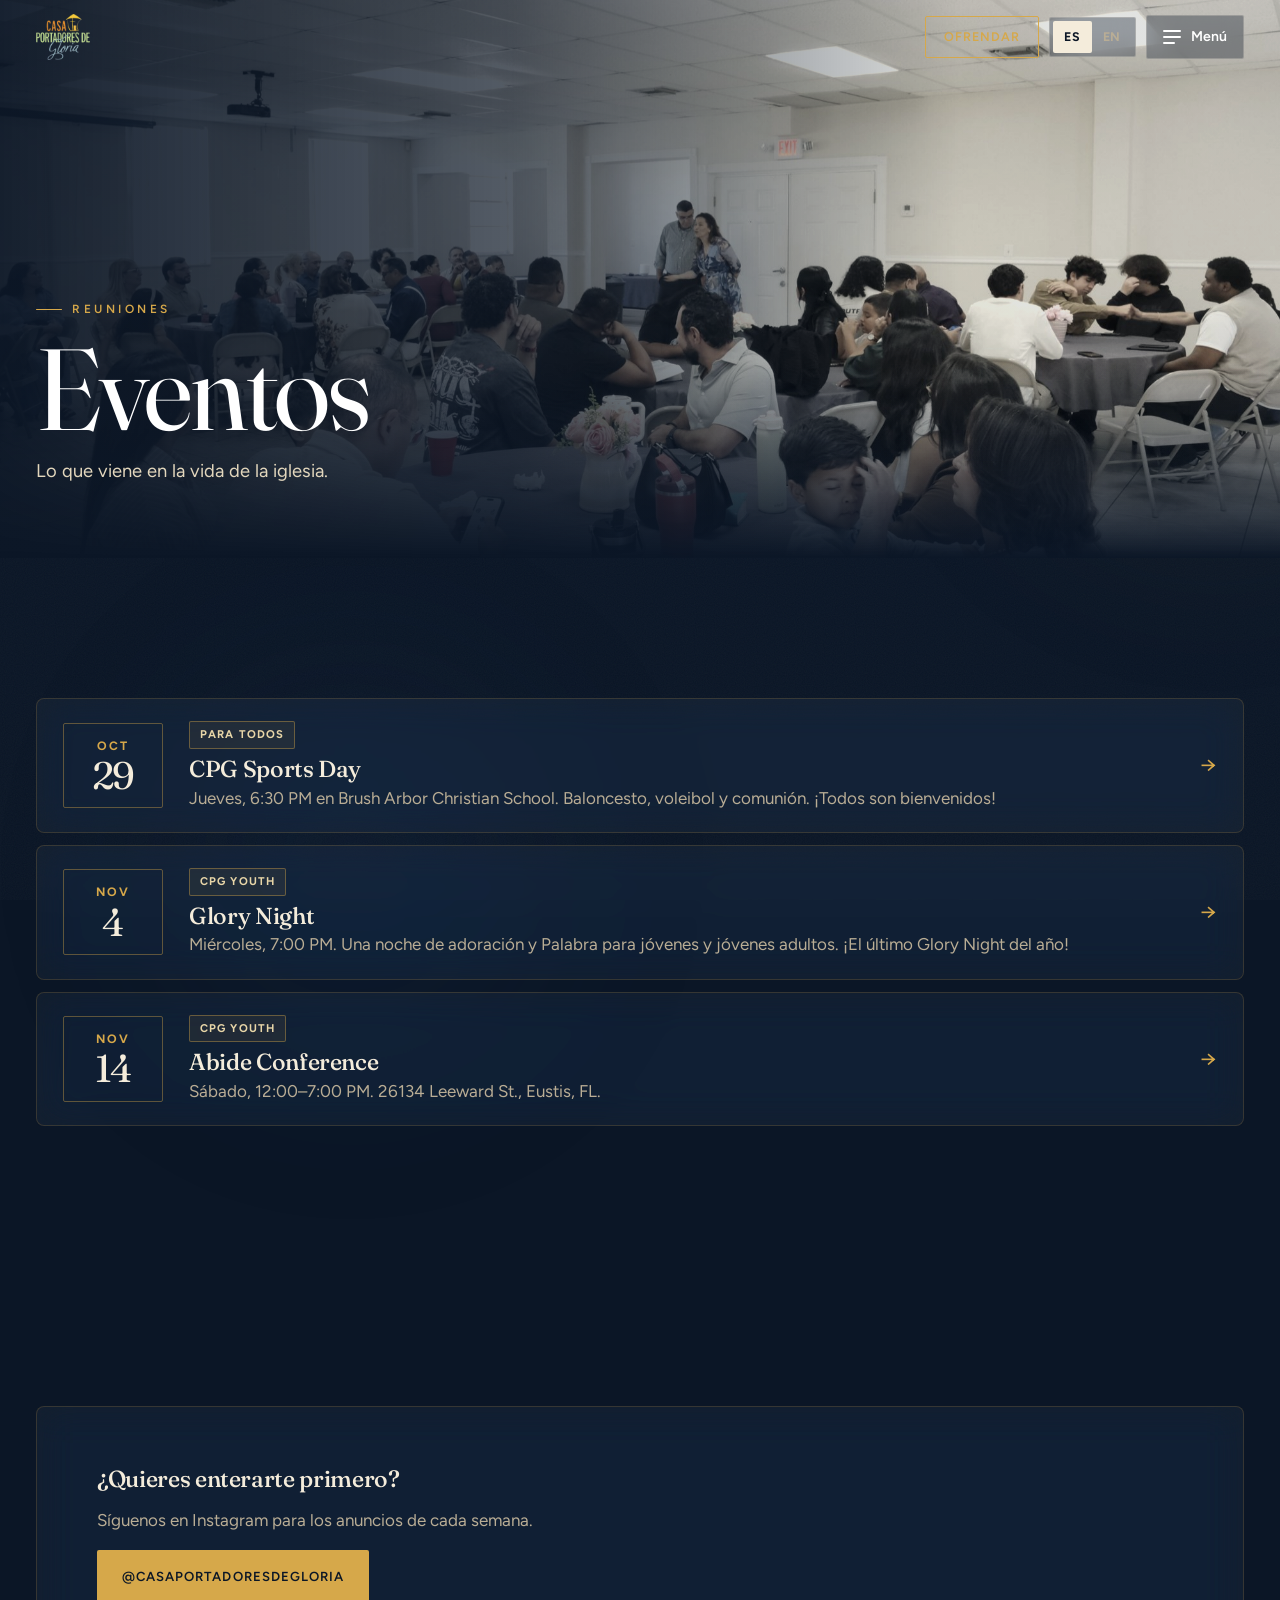
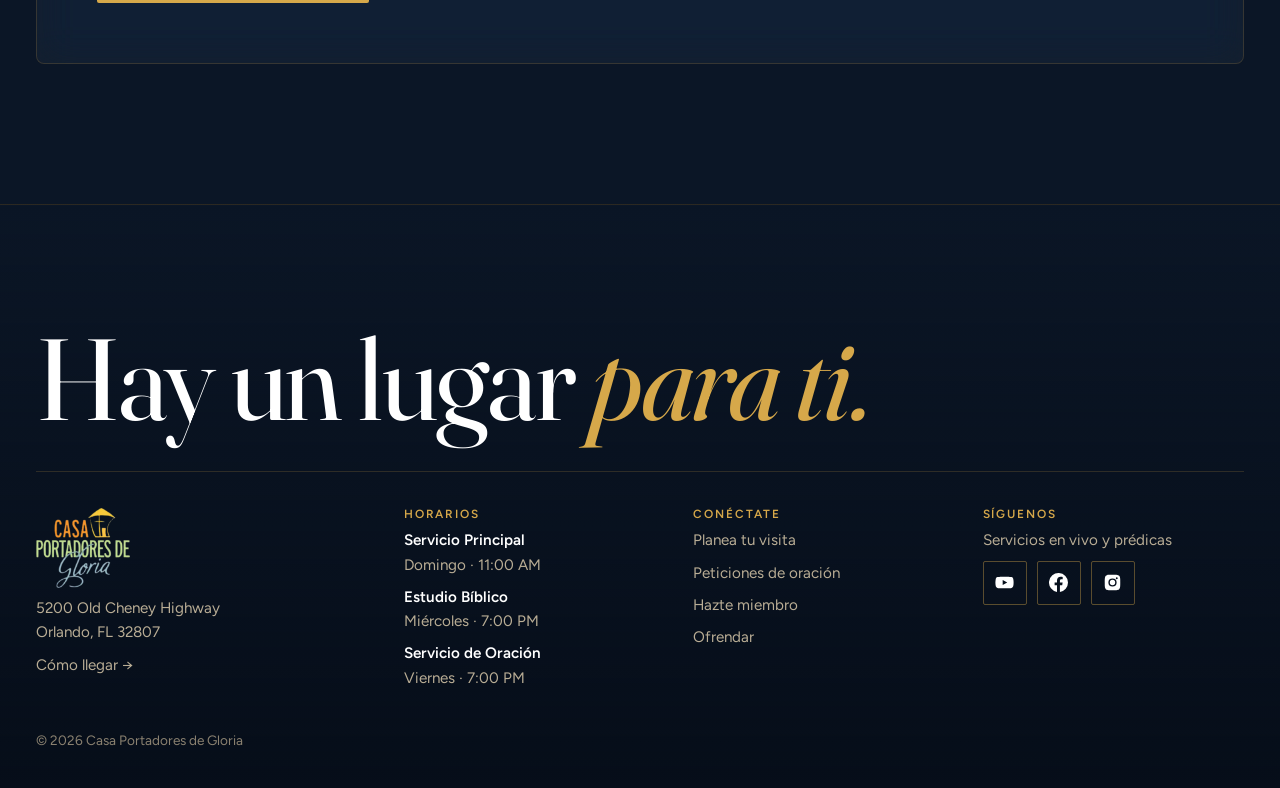
<file: eventos.html>
<!doctype html>
<html lang="es">
<head>
<meta charset="utf-8">
<meta name="viewport" content="width=device-width, initial-scale=1, viewport-fit=cover">
<title>Eventos · CPG</title>
<meta name="claude:viewport-fit-sides" content="cover">
<meta name="description" content="Casa Portadores de Gloria — iglesia cristiana bilingüe en Orlando, Florida.">
<meta property="og:type" content="website">
<meta property="og:site_name" content="Casa Portadores de Gloria">
<meta property="og:title" content="Eventos · CPG">
<meta property="og:description" content="Iglesia cristiana bilingüe en Orlando, FL. Domingos 11:00 AM · 5200 Old Cheney Hwy.">
<meta property="og:url" content="https://cpgorlando.vercel.app/eventos.html">
<meta property="og:image" content="https://cpgorlando.vercel.app/images/og-share.jpg">
<meta property="og:image:width" content="1200">
<meta property="og:image:height" content="630">
<meta property="og:image:alt" content="Casa Portadores de Gloria — Bienvenidos a casa">
<meta property="og:locale" content="es_US">
<meta name="twitter:card" content="summary_large_image">
<meta name="twitter:image" content="https://cpgorlando.vercel.app/images/og-share.jpg">
<meta name="theme-color" content="#0b1626">
<link rel="icon" type="image/png" href="images/favicon.png">
<link rel="apple-touch-icon" href="images/apple-touch-icon.png">
<link rel="icon" href="images/logo.png">
<link rel="preconnect" href="https://fonts.googleapis.com">
<link rel="preconnect" href="https://fonts.gstatic.com" crossorigin>
<link rel="stylesheet" href="https://fonts.googleapis.com/css2?family=Fraunces:ital,opsz,wght@0,9..144,300..600;1,9..144,300..600&family=Figtree:wght@400;500;600;700&display=swap">
<style>
/* Layout: dark, immersive. Full-bleed photo heroes that melt into a near-black stage,
   a slow-moving "stage light" aurora behind everything, glass cards with a cursor spotlight,
   and one living gradient (violet → blue → cyan) used for emphasis. Single dark look by design. */
:root {
  color-scheme: dark;
  --bg: #0b1626;
  --ink: #f5f5fa;
  --muted: #9b9db2;
  --faint: #6b6e85;
  --glass: rgba(255, 255, 255, 0.045);
  --glass-2: rgba(255, 255, 255, 0.08);
  --line: rgba(255, 255, 255, 0.09);
  --line-2: rgba(255, 255, 255, 0.18);
  --violet: #8b5cf6;
  --blue: #4f7bff;
  --cyan: #22d3ee;
  --grad: linear-gradient(100deg, #f0d79a 0%, #d6a84a 45%, #e8c77a 100%);
  --font-display: "Bricolage Grotesque", "Helvetica Neue", Arial, sans-serif;
  --font-body: "Instrument Sans", "Helvetica Neue", Arial, sans-serif;
  --radius: 24px;
  --gutter-l: max(16px, env(safe-area-inset-left, 0px));
  --gutter-r: max(16px, env(safe-area-inset-right, 0px));
}

* { box-sizing: border-box; }
html { scroll-behavior: smooth; background: var(--bg); }
body { margin: 0; background: var(--bg); color: var(--ink); font-family: var(--font-body); font-size: 17px; line-height: 1.6; -webkit-font-smoothing: antialiased; overflow-x: hidden; }
img { max-width: 100%; display: block; }
a { color: inherit; }
::selection { background: #d6a84a66; }
:focus-visible { outline: 2px solid var(--cyan); outline-offset: 3px; border-radius: 8px; }

/* stage-light aurora behind the whole site */
.aurora { position: fixed; inset: -20vmax; z-index: 0; pointer-events: none; filter: blur(60px); opacity: .5; }
main, footer { position: relative; z-index: 1; }
.aurora i { position: absolute; border-radius: 50%; mix-blend-mode: screen; }
.aurora i:nth-child(1) { width: 55vmax; height: 55vmax; left: 0; top: 0; background: radial-gradient(circle, #6d3df0 0%, transparent 62%); animation: drift1 26s ease-in-out infinite alternate; }
.aurora i:nth-child(2) { width: 50vmax; height: 50vmax; right: 0; top: 20vmax; background: radial-gradient(circle, #2c5bff 0%, transparent 62%); animation: drift2 32s ease-in-out infinite alternate; }
.aurora i:nth-child(3) { width: 45vmax; height: 45vmax; left: 25vmax; bottom: 0; background: radial-gradient(circle, #0fb5d4 0%, transparent 62%); animation: drift3 38s ease-in-out infinite alternate; opacity: .7; }
@keyframes drift1 { to { transform: translate(18vmax, 22vmax) scale(1.15); } }
@keyframes drift2 { to { transform: translate(-22vmax, 10vmax) scale(.9); } }
@keyframes drift3 { to { transform: translate(-14vmax, -20vmax) scale(1.2); } }
.grain { position: fixed; inset: 0; z-index: 0; pointer-events: none; opacity: .05;
  background-image: url("data:image/svg+xml,%3Csvg xmlns='http://www.w3.org/2000/svg' width='160' height='160'%3E%3Cfilter id='n'%3E%3CfeTurbulence type='fractalNoise' baseFrequency='.9' numOctaves='2' stitchTiles='stitch'/%3E%3C/filter%3E%3Crect width='100%25' height='100%25' filter='url(%23n)'/%3E%3C/svg%3E"); }

.en { display: none; }
:root[data-lang="en"] .en { display: revert; }
:root[data-lang="en"] .es { display: none; }

.wrap { max-width: 1240px; margin: 0 auto; padding-left: var(--gutter-l); padding-right: var(--gutter-r); }
h1, h2, h3 { font-family: var(--font-display); font-weight: 700; line-height: 1.02; letter-spacing: -0.03em; text-wrap: balance; margin: 0; }
h2 { font-size: clamp(2.3rem, 5.6vw, 4.4rem); }
h3 { font-size: 1.45rem; letter-spacing: -0.015em; line-height: 1.15; }
p { margin: 0; }
.grad, h1 em, h2 em, footer .big em { font-style: normal; background: var(--grad); -webkit-background-clip: text; background-clip: text; color: transparent; }
.eyebrow { display: inline-flex; align-items: center; gap: 10px; font-size: .78rem; font-weight: 600; letter-spacing: .16em; text-transform: uppercase; color: #d3c7ad; }
.eyebrow::before { content: ""; width: 22px; height: 2px; border-radius: 2px; background: var(--grad); }
.lead { font-size: 1.15rem; color: var(--muted); max-width: 58ch; }
section { padding-block: clamp(72px, 11vw, 140px); position: relative; }
.section-head { display: grid; gap: 16px; margin-bottom: clamp(36px, 5vw, 60px); }
.band { background: linear-gradient(180deg, transparent, rgba(255,255,255,.025) 20%, rgba(255,255,255,.025) 80%, transparent); }
.stack { display: grid; gap: 22px; align-content: start; }
.split { display: grid; grid-template-columns: 1fr 1fr; gap: clamp(32px, 6vw, 88px); align-items: center; }
.split > * { min-width: 0; }
.split img.photo { width: 100%; aspect-ratio: 4 / 3; object-fit: cover; border-radius: var(--radius); box-shadow: 0 40px 80px -30px #000c; }
@media (max-width: 860px) { .split { grid-template-columns: 1fr; } }

/* glass surface + cursor spotlight */
.glass, .quick a, .service, .event, .min-row, .expect > div, .way, .value, .form, .soon-block, .next-card, .visit, .pastors {
  background: var(--glass); border: 1px solid var(--line); backdrop-filter: blur(18px) saturate(140%); -webkit-backdrop-filter: blur(18px) saturate(140%);
}
.spot { position: relative; isolation: isolate; }
.spot::before { content: ""; position: absolute; inset: 0; border-radius: inherit; z-index: -1; opacity: 0; transition: opacity .3s ease;
  background: radial-gradient(420px circle at var(--mx, 50%) var(--my, 50%), rgba(214,168,74, .18), transparent 60%); }
.spot:hover::before { opacity: 1; }

/* buttons */
.btn { display: inline-flex; align-items: center; justify-content: center; gap: 10px; font: inherit; font-weight: 600; text-decoration: none; padding: 15px 26px; border-radius: 999px; border: 1px solid transparent; cursor: pointer; transition: transform .25s ease, box-shadow .25s ease, background .25s ease, color .25s ease, border-color .25s ease; }
.btn:hover { transform: translateY(-2px); }
.btn-primary, .btn-ink, .btn-gold { background: #fff; color: #0b1626; box-shadow: 0 0 0 0 #d6a84a00; }
.btn-primary:hover, .btn-ink:hover, .btn-gold:hover { box-shadow: 0 10px 40px -6px #d6a84aaa, 0 0 0 4px #d6a84a33; }
.btn-ghost, .btn-outline { background: var(--glass); border-color: var(--line-2); color: #fff; backdrop-filter: blur(10px); }
.btn-ghost:hover, .btn-outline:hover { background: var(--glass-2); border-color: #ffffff55; }
.actions, .cta-row { display: flex; flex-wrap: wrap; gap: 12px; }
.btn .arr { transition: transform .25s ease; }
.btn:hover .arr { transform: translateX(4px); }

/* header */
body::before { content: ""; position: fixed; inset: 0 0 auto; height: env(safe-area-inset-top, 0px); z-index: 10; background: var(--bg); }
.site-header { position: fixed; top: env(safe-area-inset-top, 0px); left: 0; right: 0; z-index: 9; color: #fff; transition: background .3s ease, border-color .3s ease; border-bottom: 1px solid transparent; }
.site-header.scrolled { background: rgba(11, 22, 38, .62); backdrop-filter: blur(20px) saturate(160%); -webkit-backdrop-filter: blur(20px) saturate(160%); border-bottom-color: var(--line); }
.site-header .wrap { display: flex; align-items: center; gap: 10px; padding-block: 14px; }
.brand { display: flex; align-items: center; margin-right: auto; text-decoration: none; }
.logo { height: 46px; width: auto; }
.logo-lg { height: 80px; }
.give-pill { font-size: .88rem; font-weight: 600; text-decoration: none; padding: 10px 18px; border-radius: 999px; background: #fff; color: #0b1626; white-space: nowrap; transition: box-shadow .25s ease; }
.give-pill:hover { box-shadow: 0 6px 30px -4px #d6a84aaa; }
.lang { display: inline-flex; border: 1px solid var(--line-2); border-radius: 999px; padding: 3px; background: rgba(11,22,38,.35); backdrop-filter: blur(10px); }
.lang button { font: inherit; font-size: .78rem; font-weight: 700; letter-spacing: .06em; border: 0; background: transparent; color: var(--muted); padding: 6px 11px; border-radius: 999px; cursor: pointer; }
.lang button[aria-pressed="true"] { background: #fff; color: #0b1626; }
.menu-btn { font: inherit; font-size: .88rem; font-weight: 600; display: inline-flex; align-items: center; gap: 10px; border: 1px solid var(--line-2); background: rgba(11,22,38,.35); backdrop-filter: blur(10px); color: #fff; padding: 10px 16px; border-radius: 999px; cursor: pointer; transition: background .2s ease; }
.menu-btn:hover { background: var(--glass-2); }
.menu-btn .bars { display: grid; gap: 4px; }
.menu-btn .bars i { display: block; width: 18px; height: 2px; background: currentColor; border-radius: 2px; }
.menu-btn .bars i:last-child { width: 12px; }
@media (max-width: 480px) { .give-pill { display: none; } .menu-btn .label { display: none; } }

/* full-screen menu */
.menu { position: fixed; inset: 0; z-index: 30; background: rgba(11, 22, 38, .92); backdrop-filter: blur(24px); color: #fff; overflow-y: auto;
  padding-top: calc(env(safe-area-inset-top, 0px) + 14px); padding-bottom: calc(env(safe-area-inset-bottom, 0px) + 32px); animation: fadeIn .3s ease; }
@keyframes fadeIn { from { opacity: 0; } }
.menu .wrap { display: grid; gap: clamp(28px, 5vw, 56px); }
.menu-top { display: flex; align-items: center; justify-content: space-between; gap: 16px; }
.menu-close { font: inherit; font-weight: 600; border: 1px solid var(--line-2); background: var(--glass); color: #fff; padding: 10px 18px; border-radius: 999px; cursor: pointer; }
.menu-groups { display: grid; grid-template-columns: repeat(4, 1fr); gap: 36px; }
.menu-group { display: grid; gap: 8px; align-content: start; min-width: 0; }
.menu-group h2 { font-family: var(--font-body); font-size: .76rem; font-weight: 600; letter-spacing: .16em; text-transform: uppercase; color: var(--faint); margin-bottom: 8px; }
.menu-group a { font-family: var(--font-display); font-weight: 600; font-size: clamp(1.55rem, 2.8vw, 2.2rem); letter-spacing: -0.025em; text-decoration: none; line-height: 1.15; display: inline-block; transition: transform .2s ease, opacity .2s ease; opacity: .8; animation: rise .5s ease backwards; }
.menu-group:nth-child(2) a { animation-delay: .05s; } .menu-group:nth-child(3) a { animation-delay: .1s; } .menu-group:nth-child(4) a { animation-delay: .15s; }
@keyframes rise { from { opacity: 0; transform: translateY(14px); } }
.menu-group a:hover { opacity: 1; transform: translateX(6px); }
.menu-group a[aria-current="page"] { opacity: 1; background: var(--grad); -webkit-background-clip: text; background-clip: text; color: transparent; }
@media (max-width: 860px) { .menu-groups { grid-template-columns: 1fr 1fr; } }
@media (max-width: 440px) { .menu-groups { grid-template-columns: 1fr; } }

/* full-bleed heroes */
.hero, .page-hero { padding: 0; }
.hero .hero-wrap, .page-hero .hero-wrap { max-width: none; padding: 0; }
.hero-frame { position: relative; overflow: hidden; color: #fff; isolation: isolate; }
.hero-frame > img, .hero-frame > picture > img { position: absolute; inset: 0; width: 100%; height: 110%; object-fit: cover; z-index: -2; will-change: transform; animation: heroIn 2.2s cubic-bezier(.2,.7,.2,1) both; }
@keyframes heroIn { from { transform: scale(1.12); filter: brightness(.4); } }
.hero-frame::after { content: ""; position: absolute; inset: 0; z-index: -1;
  background: linear-gradient(180deg, rgba(11,22,38,.55) 0%, rgba(11,22,38,.2) 30%, rgba(11,22,38,.55) 70%, var(--bg) 100%),
              linear-gradient(90deg, rgba(11,22,38,.7) 0%, transparent 60%); }
.hero-inner { max-width: 1240px; margin: 0 auto; display: grid; grid-template-columns: minmax(0, 1fr) auto; align-items: end; gap: 32px;
  min-height: min(92vh, 900px); padding: 130px max(16px, env(safe-area-inset-right, 0px)) clamp(48px, 7vw, 96px) max(16px, env(safe-area-inset-left, 0px)); }
.hero-inner > * { min-width: 0; }
.hero-copy { display: grid; gap: 24px; }
.hero h1 { font-size: clamp(3rem, 12vw, 9.5rem); font-weight: 800; letter-spacing: -0.05em; line-height: .9; }
.hero .hero-copy > p { font-size: clamp(1.05rem, 2vw, 1.3rem); color: #e3d7bd; max-width: 44ch; }
.hero-copy > * { animation: rise .9s cubic-bezier(.2,.7,.2,1) backwards; }
.hero-copy > *:nth-child(2) { animation-delay: .12s; } .hero-copy > *:nth-child(3) { animation-delay: .24s; } .hero-copy > *:nth-child(4) { animation-delay: .36s; }
@media (max-width: 860px) { .hero-inner { grid-template-columns: minmax(0, 1fr); min-height: 0; padding-top: 120px; } }

.next-card { width: min(100%, 340px); border-radius: 22px; padding: 22px; display: grid; gap: 12px; background: rgba(15, 15, 24, .55); border-color: var(--line-2); animation: rise 1s .5s cubic-bezier(.2,.7,.2,1) backwards; }
.next-card .lbl { font-size: .74rem; font-weight: 700; letter-spacing: .14em; text-transform: uppercase; color: #d6a84a; display: flex; align-items: center; gap: 8px; }
.next-card .lbl .dot { width: 8px; height: 8px; border-radius: 50%; background: var(--cyan); box-shadow: 0 0 12px var(--cyan); animation: blink 1.6s ease-in-out infinite; }
.next-card.is-live .lbl { color: #ff7a7a; }
.next-card.is-live .lbl .dot { background: #ff3b3b; box-shadow: 0 0 12px #ff3b3b; }
@keyframes blink { 50% { opacity: .3; } }
.next-card .name { font-family: var(--font-display); font-weight: 700; font-size: 1.55rem; letter-spacing: -0.02em; line-height: 1.1; }
.next-card .when { color: var(--muted); font-size: .95rem; }
.count { display: grid; grid-template-columns: repeat(3, 1fr); gap: 8px; }
.count div { background: rgba(255,255,255,.06); border: 1px solid var(--line); border-radius: 14px; padding: 10px 6px; text-align: center; }
.count b { display: block; font-family: var(--font-display); font-size: 1.8rem; font-weight: 700; font-variant-numeric: tabular-nums; line-height: 1.05; }
.count small { font-size: .7rem; color: var(--muted); text-transform: uppercase; letter-spacing: .1em; }
.next-card .btn { padding: 12px 18px; font-size: .92rem; }

/* marquee */
.marquee { padding-block: 34px; overflow: hidden; border-block: 1px solid var(--line); }
.marquee-track { display: flex; gap: 56px; width: max-content; animation: marquee 40s linear infinite; }
.marquee span { font-family: var(--font-display); font-weight: 800; font-size: clamp(2.2rem, 5vw, 4rem); letter-spacing: -0.04em; white-space: nowrap; display: inline-flex; align-items: center; gap: 56px; color: transparent; -webkit-text-stroke: 1px #ffffff40; }
.marquee span:nth-child(3n+1) { background: var(--grad); -webkit-background-clip: text; background-clip: text; -webkit-text-stroke: 0; }
.marquee span::after { content: "✦"; -webkit-text-stroke: 0; color: #d6a84a; font-size: .45em; }
@keyframes marquee { to { transform: translateX(-50%); } }

/* inner page heroes */
.page-hero .hero-frame { min-height: clamp(420px, 62vh, 640px); display: grid; align-items: end; }
.page-hero .hero-copy { max-width: 1240px; width: 100%; margin: 0 auto; padding: 130px max(16px, env(safe-area-inset-right, 0px)) clamp(36px, 6vw, 72px) max(16px, env(safe-area-inset-left, 0px)); display: grid; gap: 16px; }
.page-hero h1 { font-size: clamp(2.6rem, 10vw, 7.2rem); font-weight: 800; letter-spacing: -0.05em; line-height: .92; max-width: 13ch; }
.page-hero p.sub { color: #e3d7bd; font-size: 1.15rem; max-width: 48ch; }

/* welcome / pastors chip */
.pastors { display: flex; align-items: center; gap: 16px; padding: 10px 22px 10px 10px; border-radius: 999px; width: fit-content; max-width: 100%; }
.pastors img { width: 58px; height: 58px; border-radius: 50%; object-fit: cover; flex: none; }
.pastors .names { display: block; font-family: var(--font-display); font-weight: 700; font-size: 1.12rem; }
.pastors .role { display: block; color: var(--muted); font-size: .92rem; }
.pastors a { color: #d6a84a; font-weight: 600; text-decoration: none; }

/* photo strip */
.strip { display: grid; grid-template-columns: 1.4fr 1fr 1fr 1.2fr; gap: 14px; height: clamp(240px, 30vw, 400px); }
.strip img { width: 100%; height: 100%; object-fit: cover; border-radius: 20px; min-width: 0; transition: transform .6s cubic-bezier(.2,.7,.2,1), filter .6s ease; filter: saturate(.9); }
.strip img:hover { transform: translateY(-6px) scale(1.02); filter: saturate(1.1); }
@media (max-width: 700px) { .strip { grid-template-columns: 1fr 1fr; height: auto; grid-auto-rows: 170px; } }

/* quick links */
.quick { display: grid; grid-template-columns: repeat(4, 1fr); gap: 14px; }
.quick a { position: relative; overflow: hidden; isolation: isolate; display: grid; gap: 8px; align-content: end; min-height: 320px; padding: 26px; border-radius: var(--radius); text-decoration: none; transition: transform .3s ease, border-color .3s ease; }
.quick a img { position: absolute; inset: 0; width: 100%; height: 100%; object-fit: cover; z-index: -2; transition: transform .8s cubic-bezier(.2,.7,.2,1), filter .5s ease; filter: brightness(.85); }
.quick a:hover img { transform: scale(1.08); filter: brightness(1); }
.quick a::after { content: ""; position: absolute; inset: 0; z-index: -1; background: linear-gradient(180deg, rgba(11,22,38,.1) 20%, rgba(11,22,38,.88) 100%); }
.quick a span.go { position: absolute; top: 22px; right: 22px; background: rgba(11,22,38,.35); backdrop-filter: blur(8px); }
.quick span.d { color: #e3d7bd; }
.quick a:hover { transform: translateY(-6px); border-color: var(--line-2); }
.quick b { font-family: var(--font-display); font-weight: 700; font-size: 1.7rem; letter-spacing: -0.025em; line-height: 1.05; }
.quick span.d { color: var(--muted); font-size: .98rem; }
.quick span.go { width: 46px; height: 46px; border-radius: 50%; display: grid; place-items: center; border: 1px solid var(--line-2); font-size: 1.1rem; transition: transform .3s ease, background .3s ease, color .3s ease; }
.quick a:hover span.go { background: #fff; color: #0b1626; transform: rotate(-45deg); }
@media (max-width: 960px) { .quick { grid-template-columns: 1fr 1fr; } }
@media (max-width: 480px) { .quick { grid-template-columns: 1fr; } .quick a { min-height: 240px; } }

/* services */
.services { display: grid; grid-template-columns: repeat(3, 1fr); gap: 16px; }
.service { border-radius: var(--radius); overflow: hidden; display: grid; gap: 10px; align-content: start; padding: 0 26px 28px; min-width: 0; transition: transform .3s ease, border-color .3s ease; }
.service:hover { transform: translateY(-6px); border-color: var(--line-2); }
.service-img { width: calc(100% + 52px); max-width: none; margin: 0 -26px 14px; aspect-ratio: 16 / 11; object-fit: cover; }
.service .when { font-family: var(--font-display); font-size: 3.4rem; font-weight: 800; letter-spacing: -0.05em; line-height: 1; font-variant-numeric: tabular-nums; }
.service .when span { font-size: 1rem; color: var(--muted); font-family: var(--font-body); font-weight: 600; letter-spacing: 0; margin-left: 6px; }
.service p { color: var(--muted); }
@media (max-width: 820px) { .services { grid-template-columns: 1fr; } }
.visit { margin-top: 28px; display: flex; flex-wrap: wrap; align-items: center; gap: 16px 28px; padding: 22px 26px; border-radius: var(--radius); }
.visit address { font-style: normal; font-weight: 600; margin-right: auto; }
.visit address span { display: block; font-weight: 400; color: var(--muted); }

/* live band */
.live { overflow: hidden; }
.live .wrap { display: grid; grid-template-columns: 1.05fr 1fr; gap: clamp(28px, 5vw, 72px); align-items: center; }
.live .wrap > * { min-width: 0; }
.live h2 { font-size: clamp(2.6rem, 7vw, 5.2rem); }
.live p { color: var(--muted); max-width: 46ch; }
.live-badge { display: inline-flex; align-items: center; gap: 10px; font-size: .78rem; font-weight: 700; letter-spacing: .16em; text-transform: uppercase; color: #ff8a8a; }
.live-badge::before { content: ""; width: 10px; height: 10px; border-radius: 50%; background: #ff3b3b; box-shadow: 0 0 0 4px #ff3b3b33, 0 0 16px #ff3b3b; animation: pulse 1.8s ease-in-out infinite; }
@keyframes pulse { 50% { box-shadow: 0 0 0 10px #ff3b3b00, 0 0 16px #ff3b3b; } }
.live .shot { position: relative; border-radius: var(--radius); overflow: hidden; aspect-ratio: 4 / 3; border: 1px solid var(--line); box-shadow: 0 50px 100px -30px #d6a84a33; }
.live .shot img { width: 100%; height: 100%; object-fit: cover; transition: transform .8s ease; }
.live .shot:hover img { transform: scale(1.06); }
.live .shot .play { position: absolute; inset: 0; display: grid; place-items: center; text-decoration: none; background: rgba(11,22,38,.25); }
.live .shot .play span { width: 88px; height: 88px; border-radius: 50%; background: #fff; display: grid; place-items: center; transition: transform .25s ease; box-shadow: 0 0 0 14px #ffffff1f, 0 0 60px #d6a84aaa; }
.live .shot .play:hover span { transform: scale(1.1); }
@media (max-width: 820px) { .live .wrap { grid-template-columns: 1fr; } }
.social-btns { display: flex; flex-wrap: wrap; gap: 12px; }
.sbtn { display: inline-flex; align-items: center; gap: 10px; font-weight: 600; text-decoration: none; padding: 14px 22px; border-radius: 999px; color: #fff; background: var(--glass); border: 1px solid var(--line-2); transition: transform .25s ease, background .25s ease, border-color .25s ease; }
.sbtn:hover { transform: translateY(-2px); }
.sbtn svg { width: 20px; height: 20px; flex: none; }
.sbtn.yt svg { color: #ff3b3b; } .sbtn.fb svg { color: #4f8cff; }
.sbtn.yt:hover { background: #ff3b3b; border-color: #ff3b3b; } .sbtn.yt:hover svg { color: #fff; }
.sbtn.fb:hover { background: #1877f2; border-color: #1877f2; } .sbtn.fb:hover svg { color: #fff; }
.social-icons { display: flex; gap: 10px; }
.social-icons a { width: 44px; height: 44px; border-radius: 50%; display: grid; place-items: center; border: 1px solid var(--line-2); color: #fff; transition: background .2s ease, transform .2s ease; }
.social-icons a:hover { background: #fff; color: #0b1626; transform: translateY(-2px); }
.social-icons svg { width: 19px; height: 19px; }

/* events */
.events { display: grid; gap: 12px; }
.event { display: grid; grid-template-columns: 100px 1fr auto; gap: 26px; align-items: center; padding: 20px 26px; border-radius: var(--radius); transition: transform .3s ease, border-color .3s ease; }
.event:hover { transform: translateX(8px); border-color: var(--line-2); }
.event > * { min-width: 0; }
.date { text-align: center; border-radius: 18px; padding: 12px 6px; background: linear-gradient(160deg, #8b5cf633, #22d3ee22); border: 1px solid var(--line-2); }
.date .m { display: block; font-size: .76rem; font-weight: 700; letter-spacing: .14em; text-transform: uppercase; color: #d6a84a; }
.date .d { display: block; font-family: var(--font-display); font-weight: 800; font-size: 2.4rem; letter-spacing: -0.04em; line-height: 1.05; font-variant-numeric: tabular-nums; }
.event h3 { margin-bottom: 4px; }
.event p { color: var(--muted); }
.event::after { content: "→"; font-size: 1.4rem; color: #d6a84a; transition: transform .3s ease; }
.event:hover::after { transform: translateX(4px); }
.tag { display: inline-block; font-size: .7rem; font-weight: 700; letter-spacing: .1em; text-transform: uppercase; padding: 4px 10px; border-radius: 999px; border: 1px solid var(--line-2); color: #d3c7ad; margin-bottom: 8px; }
@media (max-width: 560px) { .event { grid-template-columns: 74px 1fr; gap: 16px; padding: 16px; } .event::after { display: none; } .date .d { font-size: 1.8rem; } }

/* ministries */
.min-list { display: grid; gap: 18px; }
.min-row { display: grid; grid-template-columns: 1fr 1fr; border-radius: var(--radius); overflow: hidden; min-height: 340px; transition: border-color .3s ease; }
.min-row:hover { border-color: var(--line-2); }
.min-row:nth-child(even) img { order: 2; }
.min-row > * { min-width: 0; }
.min-row img { width: 100%; height: 100%; object-fit: cover; transition: transform .8s cubic-bezier(.2,.7,.2,1); }
.min-row:hover img { transform: scale(1.05); }
.min-row .body { padding: clamp(26px, 4vw, 52px); display: grid; gap: 14px; align-content: center; }
.min-row .who { font-size: .78rem; font-weight: 600; letter-spacing: .16em; text-transform: uppercase; color: #d6a84a; }
.min-row h3 { font-size: clamp(2rem, 4vw, 3rem); letter-spacing: -0.035em; }
.min-row p { color: var(--muted); }
.min-row a.more { font-weight: 600; text-decoration: none; background: var(--grad); -webkit-background-clip: text; background-clip: text; color: transparent; width: fit-content; }
@media (max-width: 760px) { .min-row { grid-template-columns: 1fr; } .min-row:nth-child(even) img { order: 0; } .min-row img { aspect-ratio: 16 / 10; } }

/* pastors page */
.pastor-card { display: grid; grid-template-columns: minmax(0, 460px) 1fr; gap: clamp(28px, 6vw, 80px); align-items: center; }
.pastor-card > * { min-width: 0; }
.pastor-card img { width: 100%; aspect-ratio: 4 / 5; object-fit: cover; border-radius: var(--radius); box-shadow: 0 50px 100px -30px #d6a84a33; }
@media (max-width: 820px) { .pastor-card { grid-template-columns: 1fr; } }

/* highlights */
.hl-grid { display: grid; grid-template-columns: repeat(3, 1fr); gap: 16px; }
.hl { position: relative; border-radius: var(--radius); overflow: hidden; min-height: 420px; display: grid; align-content: end; color: #fff; isolation: isolate; border: 1px solid var(--line); min-width: 0; }
.hl img { position: absolute; inset: 0; width: 100%; height: 100%; object-fit: cover; z-index: -2; transition: transform .8s cubic-bezier(.2,.7,.2,1); }
.hl:hover img { transform: scale(1.07); }
.hl::after { content: ""; position: absolute; inset: 0; z-index: -1; background: linear-gradient(180deg, transparent 30%, rgba(11,22,38,.92) 100%); }
.hl .ph { position: absolute; inset: 0; z-index: -2; display: grid; place-items: start; padding: 24px; background: linear-gradient(150deg, #3b1d8f, #0b2a5e 60%, #0b1626); color: #ffffff99; font-size: .76rem; font-weight: 700; letter-spacing: .12em; text-transform: uppercase; }
.hl .body { padding: 26px; display: grid; gap: 6px; }
.hl h3 { font-size: 1.8rem; }
.hl p { color: #d3c7ad; }
@media (max-width: 900px) { .hl-grid { grid-template-columns: 1fr 1fr; } }
@media (max-width: 560px) { .hl-grid { grid-template-columns: 1fr; } .hl { min-height: 340px; } }

/* gallery + lightbox */
.gallery { display: grid; grid-template-columns: repeat(4, 1fr); grid-auto-rows: 240px; gap: 12px; }
.gallery img { width: 100%; height: 100%; object-fit: cover; border-radius: 18px; cursor: zoom-in; transition: transform .5s ease, filter .5s ease; filter: saturate(.9) brightness(.92); }
.gallery img:hover { transform: scale(1.02); filter: saturate(1.1) brightness(1); }
.g1 { grid-column: span 2; grid-row: span 2; }
@media (max-width: 760px) { .gallery { grid-template-columns: 1fr 1fr; grid-auto-rows: 170px; } }
.lightbox { position: fixed; inset: 0; z-index: 40; background: rgba(11,22,38,.94); backdrop-filter: blur(16px); display: grid; place-items: center; padding: max(16px, env(safe-area-inset-top, 0px)) 16px max(16px, env(safe-area-inset-bottom, 0px)); animation: fadeIn .25s ease; }
.lightbox img { max-height: 84vh; max-width: min(1100px, 100%); border-radius: 16px; object-fit: contain; }
.lb-btn { position: absolute; font: inherit; font-size: 1.3rem; width: 50px; height: 50px; border-radius: 50%; border: 1px solid var(--line-2); background: var(--glass); color: #fff; cursor: pointer; }
.lb-btn:hover { background: #fff; color: #0b1626; }
.lb-close { top: calc(env(safe-area-inset-top, 0px) + 16px); right: max(16px, env(safe-area-inset-right, 0px)); }
.lb-prev { left: max(16px, env(safe-area-inset-left, 0px)); top: 50%; }
.lb-next { right: max(16px, env(safe-area-inset-right, 0px)); top: 50%; }

/* give */
.give-grid { display: grid; grid-template-columns: 1.1fr 1fr; gap: clamp(28px, 6vw, 88px); align-items: start; }
.give-grid > * { min-width: 0; }
.verse { font-family: var(--font-display); font-weight: 600; font-size: clamp(2rem, 4.4vw, 3.2rem); letter-spacing: -0.035em; line-height: 1.08; }
.verse cite { display: block; margin-top: 16px; font-family: var(--font-body); font-weight: 600; font-style: normal; font-size: 1rem; letter-spacing: 0; color: #d6a84a; }
.ways { display: grid; gap: 14px; }
.way { border-radius: var(--radius); padding: 26px; display: grid; gap: 6px; }
.way p { color: var(--muted); }
.soon { font-size: .72rem; font-weight: 700; letter-spacing: .14em; text-transform: uppercase; color: #d6a84a; }
@media (max-width: 820px) { .give-grid { grid-template-columns: 1fr; } }

.soon-block { border-radius: var(--radius); padding: clamp(30px, 5vw, 60px); display: grid; gap: 16px; justify-items: start; }
.expect { display: grid; grid-template-columns: repeat(auto-fit, minmax(220px, 1fr)); gap: 14px; }
.expect > div { padding: 26px; border-radius: var(--radius); display: grid; gap: 8px; }
.expect p { color: var(--muted); }

/* values */
.values { display: grid; grid-template-columns: repeat(2, 1fr); gap: 14px; }
.value { border-radius: var(--radius); padding: clamp(24px, 3.5vw, 36px); display: grid; gap: 12px; align-content: start; min-width: 0; transition: transform .3s ease, border-color .3s ease; }
.value:hover { transform: translateY(-4px); border-color: var(--line-2); }
.value:first-child { grid-column: 1 / -1; background: linear-gradient(130deg, #6d3df0cc, #2c5bffcc 55%, #0fb5d4cc); border-color: transparent; }
.value:first-child h3 { font-size: clamp(2.2rem, 6vw, 4rem); letter-spacing: -0.045em; }
.value:first-child p { color: #ffffffe6; font-size: 1.2rem; }
.value:first-child .ref { background: #ffffff26; color: #fff; border-color: transparent; }
.value h3 { font-size: 1.6rem; }
.value p { color: var(--muted); font-size: 1.05rem; }
.refs { display: flex; flex-wrap: wrap; gap: 8px; margin-top: 4px; }
.ref { font-size: .8rem; font-weight: 600; padding: 6px 12px; border-radius: 999px; border: 1px solid var(--line-2); color: #e8d6a8; }
@media (max-width: 760px) { .values { grid-template-columns: 1fr; } }

/* forms */
.form { display: grid; gap: 16px; border-radius: var(--radius); padding: clamp(22px, 4vw, 38px); }
.form .row { display: grid; grid-template-columns: 1fr 1fr; gap: 16px; }
@media (max-width: 560px) { .form .row { grid-template-columns: 1fr; } }
.field { display: grid; gap: 6px; min-width: 0; }
.field label { font-weight: 600; font-size: .9rem; color: #e3d7bd; }
.field input, .field textarea, .field select { font: inherit; color: #fff; background: rgba(255,255,255,.05); border: 1px solid var(--line); border-radius: 14px; padding: 13px 15px; width: 100%; transition: border-color .2s ease, background .2s ease, box-shadow .2s ease; }
.field select option { background: #12121a; }
.field textarea { min-height: 130px; resize: vertical; }
.field input:focus, .field textarea:focus, .field select:focus { outline: none; border-color: #d6a84a; background: rgba(255,255,255,.08); box-shadow: 0 0 0 4px #d6a84a2e; }
.check { display: flex; gap: 10px; align-items: flex-start; font-size: .95rem; color: var(--muted); }
.check input { margin-top: 5px; accent-color: #d6a84a; }
.form button[type="submit"] { justify-self: start; font: inherit; font-weight: 600; border: 0; cursor: pointer; padding: 15px 28px; border-radius: 999px; background: #fff; color: #0b1626; transition: box-shadow .25s ease, transform .25s ease; }
.form button[type="submit"]:hover { transform: translateY(-2px); box-shadow: 0 10px 40px -6px #d6a84aaa; }
.form-note { font-size: .92rem; padding: 12px 14px; border-radius: 12px; background: #d6a84a22; border: 1px solid #d6a84a44; color: #f4ecdb; }

/* footer */
footer { padding-block: clamp(72px, 10vw, 120px) 36px; font-size: .95rem; color: var(--muted); border-top: 1px solid var(--line); background: linear-gradient(180deg, transparent, rgba(11,22,38,.8)); }
footer .wrap { display: grid; gap: 40px; }
footer .big { font-family: var(--font-display); font-weight: 800; font-size: clamp(2.8rem, 9vw, 7.5rem); letter-spacing: -0.05em; line-height: .92; color: #fff; }
footer .cols { display: grid; grid-template-columns: 1.3fr 1fr 1fr 1fr; gap: 28px; padding-top: 36px; border-top: 1px solid var(--line); }
footer .cols > * { min-width: 0; display: grid; gap: 8px; align-content: start; }
footer h2 { font-family: var(--font-body); font-size: .74rem; font-weight: 600; letter-spacing: .16em; text-transform: uppercase; color: #fff; }
footer a { color: var(--muted); text-decoration: none; transition: color .15s ease; }
footer a:hover { color: #fff; }
footer .legal { font-size: .85rem; color: var(--faint); }
@media (max-width: 900px) { footer .cols { grid-template-columns: 1fr 1fr; } }
@media (max-width: 520px) { footer .cols { grid-template-columns: 1fr; } }

/* scroll reveal: content is visible without JS; JS only adds the rise */
.js .rv { opacity: .001; transform: translateY(34px); transition: opacity .9s ease, transform .9s cubic-bezier(.2,.7,.2,1); }
.js .rv.in { opacity: 1; transform: none; }

@media (prefers-reduced-motion: reduce) {
  html { scroll-behavior: auto; }
  *, *::before, *::after { animation: none !important; transition: none !important; }
  .js .rv { opacity: 1; transform: none; }
}

.family { margin: 0; border-radius: var(--radius); overflow: hidden; border: 1px solid var(--line); box-shadow: 0 50px 100px -30px #d6a84a26; }
.family img { width: 100%; aspect-ratio: 16 / 9; object-fit: cover; }
@media (max-width: 640px) { .family img { aspect-ratio: 4 / 3; } }

[hidden] { display: none !important; }

/* pastors page: compact layout */
.page-hero.compact .hero-frame { min-height: clamp(280px, 34vw, 380px); }
.page-hero.compact h1 { font-size: clamp(2.4rem, 7vw, 4.6rem); }
.pastors-page { padding-block: clamp(48px, 7vw, 88px); }
.pastor-grid { display: grid; grid-template-columns: 1fr; max-width: 820px; gap: clamp(24px, 4vw, 48px); align-items: center; }
.pastor-grid > * { min-width: 0; }
.pastor-intro { display: grid; grid-template-columns: 200px 1fr; gap: 28px; align-items: center; }
.pastor-intro > * { min-width: 0; }
.pastor-photo { width: 200px; height: 240px; object-fit: cover; border-radius: 20px; border: 1px solid var(--line); }
.pastor-intro h2 { font-size: clamp(2rem, 3.6vw, 2.8rem); }
.soon-line { color: var(--muted); font-size: .95rem; display: flex; gap: 10px; align-items: center; flex-wrap: wrap; }
.family-card { margin: 0; position: relative; border-radius: var(--radius); overflow: hidden; border: 1px solid var(--line); }
.family-card img { width: 100%; aspect-ratio: 3 / 2; object-fit: cover; }
.family-card figcaption { position: absolute; left: 0; right: 0; bottom: 0; padding: 40px 20px 16px; display: grid; gap: 2px; background: linear-gradient(180deg, transparent, rgba(11,22,38,.85)); }
.family-card figcaption b { font-family: var(--font-display); font-size: 1.4rem; letter-spacing: -0.02em; }
@media (max-width: 960px) { .pastor-grid { grid-template-columns: 1fr; } }
@media (max-width: 520px) { .pastor-intro { grid-template-columns: 1fr; } .pastor-photo { width: 160px; height: 192px; } }

.pastor-photo { width: 220px; height: 264px; }
.pastor-intro { grid-template-columns: 220px 1fr; }
.calling { padding-block: clamp(40px, 6vw, 80px); }
.calling-grid { display: grid; grid-template-columns: 1fr 1fr; gap: clamp(24px, 5vw, 64px); align-items: center; }
.calling-grid > * { min-width: 0; }
.calling-photo { width: 100%; aspect-ratio: 3 / 2; object-fit: cover; border-radius: var(--radius); border: 1px solid var(--line); }
.family-section { padding-block: clamp(40px, 6vw, 80px); }
.family-section .family-card { max-width: 760px; margin: 0 auto; }
.family-card img { aspect-ratio: 16 / 9; }
@media (max-width: 820px) { .calling-grid { grid-template-columns: 1fr; } }

.ages { list-style: none; margin: 4px 0 0; padding: 0; display: flex; flex-wrap: wrap; gap: 8px; }
.ages li { font-size: .82rem; font-weight: 600; padding: 6px 12px; border-radius: 999px; border: 1px solid var(--line-2); color: #f4ecdb; background: rgba(214,168,74,.12); }

/* highlights: 5 cards -> 3 on top, 2 wide below */
.hl-grid { grid-template-columns: repeat(6, 1fr); }
.hl-grid > .hl { grid-column: span 2; }
.hl-grid > .hl:nth-child(n+4) { grid-column: span 2; }
@media (max-width: 900px) { .hl-grid { grid-template-columns: 1fr 1fr; } .hl-grid > .hl, .hl-grid > .hl:nth-child(n+4) { grid-column: span 1; } .hl-grid > .hl:last-child { grid-column: auto; } }
@media (max-width: 560px) { .hl-grid { grid-template-columns: 1fr; } }

/* home: scroll-lit verse (replaces the marquee) */
.verse-band { padding-block: clamp(80px, 13vw, 170px); border-block: 1px solid var(--line); position: relative; overflow: hidden; }
.verse-band::before { content: ""; position: absolute; left: 50%; top: 50%; width: 900px; height: 500px; transform: translate(-50%, -50%); background: radial-gradient(closest-side, rgba(214,168,74,.16), transparent); pointer-events: none; }
.verse-band .wrap { display: grid; gap: 28px; position: relative; }
.scroll-verse { margin: 0; font-family: var(--font-display); font-weight: 700; font-size: clamp(1.8rem, 4.2vw, 3.5rem); line-height: 1.1; letter-spacing: -0.03em; text-wrap: balance; max-width: 26ch; }
.scroll-verse span > span { color: rgba(245,245,250,.28); transition: color .4s ease; }
.scroll-verse span > span.lit { color: #f5f5fa; }
.scroll-verse span > span.g.lit { background: var(--grad); -webkit-background-clip: text; background-clip: text; color: transparent; }
.verse-ref { color: var(--muted); font-size: 1.05rem; }

.calling .lead { font-size: 1.05rem; }
.calling .stack { gap: 16px; }
.facts { margin: 8px 0 0; display: grid; grid-template-columns: repeat(3, 1fr); gap: 10px; }
.facts > div { padding: 14px 16px; border-radius: 16px; border: 1px solid var(--line); background: var(--glass); min-width: 0; }
.facts dt { font-family: var(--font-display); font-weight: 800; font-size: 1.5rem; letter-spacing: -0.03em; background: var(--grad); -webkit-background-clip: text; background-clip: text; color: transparent; }
.facts dd { margin: 2px 0 0; font-size: .85rem; color: var(--muted); line-height: 1.35; }
@media (max-width: 520px) { .facts { grid-template-columns: 1fr; } }
.calling-grid { align-items: start; }


.family-section { padding-block: clamp(48px, 7vw, 96px); border-top: 1px solid var(--line); }
.family-grid { display: grid; grid-template-columns: 1fr 1.25fr; gap: clamp(24px, 5vw, 64px); align-items: center; }
.family-grid > * { min-width: 0; }
.family-photo { width: 100%; aspect-ratio: 16 / 10; object-fit: cover; object-position: center 30%; border-radius: var(--radius); border: 1px solid var(--line); box-shadow: 0 40px 80px -30px #d6a84a33; }
@media (max-width: 820px) { .family-grid { grid-template-columns: 1fr; } .family-photo { order: -1; } }

/* beliefs: purpose + statement of faith */
.purpose { display: grid; gap: 18px; max-width: 900px; }
.purpose-text { font-family: var(--font-display); font-weight: 600; font-size: clamp(1.5rem, 3.2vw, 2.4rem); line-height: 1.2; letter-spacing: -0.025em; }
.faith-wrap { display: grid; gap: 0; }
.faith-list { display: grid; gap: 10px; }
.faith { border-radius: 18px; border: 1px solid var(--line); background: var(--glass); overflow: hidden; }
.faith[open] { border-color: var(--line-2); }
.faith summary { list-style: none; cursor: pointer; display: grid; grid-template-columns: 52px 1fr auto; align-items: center; gap: 14px; padding: 18px 22px; }
.faith summary::-webkit-details-marker { display: none; }
.faith .num { font-family: var(--font-display); font-weight: 800; font-size: 1rem; color: #d6a84a; }
.faith .ttl { font-family: var(--font-display); font-weight: 700; font-size: 1.3rem; letter-spacing: -0.02em; }
.faith .chev { width: 32px; height: 32px; border-radius: 50%; border: 1px solid var(--line-2); display: grid; place-items: center; transition: transform .25s ease; }
.faith[open] .chev { transform: rotate(45deg); }
.faith-body { padding: 0 22px 24px 88px; display: grid; gap: 14px; color: #d3c7ad; max-width: 900px; }
.faith-body h4 { margin: 8px 0 0; font-family: var(--font-display); font-size: 1.1rem; color: #fff; }
.faith-body p, .faith-body li { line-height: 1.7; }
.faith-body ul { margin: 0; padding-left: 20px; display: grid; gap: 10px; }
.affiliation { margin-top: 36px; padding: 24px 26px; border-radius: var(--radius); border: 1px solid var(--line); display: grid; gap: 10px; color: var(--muted); max-width: 900px; }
@media (max-width: 600px) { .faith summary { grid-template-columns: 36px 1fr auto; padding: 16px; } .faith-body { padding: 0 16px 20px; } }
.purpose-text em { font-style: normal; background: var(--grad); -webkit-background-clip: text; background-clip: text; color: transparent; }

.serve-note { margin-top: 28px; display: flex; flex-wrap: wrap; align-items: center; justify-content: space-between; gap: 20px 32px; padding: clamp(22px, 4vw, 34px); border-radius: var(--radius); border: 1px solid var(--line-2); background: linear-gradient(130deg, rgba(109,61,240,.22), rgba(44,91,255,.16) 55%, rgba(15,181,212,.14)); }
.serve-note > .stack { flex: 1 1 420px; min-width: 0; }
.serve-title { font-family: var(--font-display); font-weight: 700; font-size: clamp(1.4rem, 2.6vw, 1.9rem); letter-spacing: -0.02em; line-height: 1.15; }
.serve-note p:not(.eyebrow):not(.serve-title) { color: #d3c7ad; max-width: 60ch; }

/* ministries: photo bento with hover reveal */
.min-bento { display: grid; grid-template-columns: repeat(4, 1fr); grid-auto-rows: 300px; gap: 14px; }
.min-tile { position: relative; overflow: hidden; border-radius: var(--radius); border: 1px solid var(--line); isolation: isolate; display: grid; align-content: end; color: #fff; min-width: 0; outline: none; }
.min-tile:nth-child(1), .min-tile:nth-child(2), .min-tile:nth-child(6), .min-tile:nth-child(7) { grid-column: span 2; }
.min-tile:nth-child(3) { grid-column: span 2; grid-row: span 2; }
.min-tile:nth-child(8) { grid-column: span 2; }
.min-tile > img { position: absolute; inset: 0; width: 100%; height: 100%; object-fit: cover; z-index: -2; transition: transform .9s cubic-bezier(.2,.7,.2,1), filter .6s ease; filter: saturate(.95); }
.min-tile::after { content: ""; position: absolute; inset: 0; z-index: -1; background: linear-gradient(180deg, rgba(11,22,38,0) 30%, rgba(11,22,38,.92) 100%); transition: background .5s ease; }
.min-tile .body { padding: 22px 24px; display: grid; gap: 4px; }
.min-tile .who { font-size: .72rem; font-weight: 700; letter-spacing: .16em; text-transform: uppercase; color: #d6a84a; }
.min-tile h3 { font-size: clamp(1.5rem, 2.4vw, 2.1rem); letter-spacing: -0.03em; }
.min-tile:nth-child(3) h3 { font-size: clamp(2rem, 3.6vw, 3rem); }
.min-tile .reveal { display: grid; gap: 10px; max-height: 0; opacity: 0; overflow: hidden; transition: max-height .5s ease, opacity .4s ease, margin .4s ease; }
.min-tile .reveal p { color: #e3d7bd; font-size: .95rem; line-height: 1.5; }
.min-tile .more { font-weight: 600; color: #fff; text-decoration: none; width: fit-content; padding: 8px 14px; border-radius: 999px; background: rgba(255,255,255,.14); backdrop-filter: blur(8px); }
.min-tile .more:hover { background: #fff; color: #0b1626; }
.min-tile:hover > img, .min-tile:focus-within > img { transform: scale(1.07); filter: saturate(1.1); }
.min-tile:hover::after, .min-tile:focus-within::after { background: linear-gradient(180deg, rgba(11,22,38,.15) 0%, rgba(11,22,38,.94) 100%); }
.min-tile:hover .reveal, .min-tile:focus-within .reveal { max-height: 240px; opacity: 1; margin-top: 6px; }
@media (hover: none) { .min-tile .reveal { max-height: none; opacity: 1; margin-top: 6px; } .min-tile::after { background: linear-gradient(180deg, rgba(11,22,38,.05) 20%, rgba(11,22,38,.94) 100%); } }
@media (max-width: 960px) { .min-bento { grid-template-columns: 1fr 1fr; grid-auto-rows: 280px; } .min-tile:nth-child(n) { grid-column: span 1; grid-row: span 1; } .min-tile:nth-child(3), .min-tile:nth-child(8) { grid-column: span 2; } }
@media (max-width: 600px) { .min-bento { grid-template-columns: 1fr; grid-auto-rows: 340px; } .min-tile:nth-child(n) { grid-column: span 1; } }


/* ===================== A · GLORIA theme (navy + gold, serif) ===================== */
:root {
  --bg: #0b1626; --ink: #f4ecdb; --muted: #b9ad95; --faint: #8a8170;
  --glass: rgba(244,236,219,.04); --glass-2: rgba(244,236,219,.08);
  --line: rgba(214,168,74,.18); --line-2: rgba(214,168,74,.4);
  --gold: #d6a84a; --gold-2: #e8c77a;
  --grad: linear-gradient(100deg, #e8c77a, #d6a84a 60%, #b8862e);
  --font-display: "Fraunces", Georgia, "Times New Roman", serif;
  --font-body: "Figtree", "Helvetica Neue", Arial, sans-serif;
  --radius: 8px;
}
html, body { background: var(--bg); }
.aurora { opacity: .35; filter: blur(90px); }
.aurora i:nth-child(1) { background: radial-gradient(circle, #1d3a63 0%, transparent 62%); }
.aurora i:nth-child(2) { background: radial-gradient(circle, #6b5320 0%, transparent 62%); opacity: .6; }
.aurora i:nth-child(3) { background: radial-gradient(circle, #16304f 0%, transparent 62%); }
.grain { opacity: .04; }

h1, h2, h3 { font-family: var(--font-display); font-weight: 400; letter-spacing: -0.015em; line-height: 1.02; }
h3 { font-weight: 500; }
.grad, h1 em, h2 em, footer .big em, .purpose-text em { background: none; -webkit-background-clip: initial; background-clip: initial; color: var(--gold); font-style: italic; }
.eyebrow { color: var(--gold); letter-spacing: .3em; font-size: .74rem; }
.eyebrow::before { background: var(--gold); height: 1px; width: 26px; }
.lead { color: var(--muted); }

/* buttons: square, gold */
.btn { border-radius: 2px; text-transform: uppercase; letter-spacing: .08em; font-size: .82rem; padding: 15px 24px; }
.btn-primary, .btn-ink, .btn-gold { background: var(--gold); color: var(--bg); box-shadow: none; }
.btn-primary:hover, .btn-ink:hover, .btn-gold:hover { background: var(--gold-2); box-shadow: 0 10px 30px -10px rgba(214,168,74,.6); }
.btn-ghost, .btn-outline { background: transparent; border-color: rgba(244,236,219,.4); color: var(--ink); backdrop-filter: none; }
.btn-ghost:hover, .btn-outline:hover { border-color: var(--gold); color: var(--gold); background: transparent; }
.give-pill { border-radius: 2px; background: transparent; color: var(--gold); border: 1px solid var(--gold); text-transform: uppercase; letter-spacing: .08em; font-size: .78rem; }
.give-pill:hover { background: var(--gold); color: var(--bg); box-shadow: none; }
.lang, .menu-btn { border-radius: 2px; border-color: rgba(244,236,219,.25); }
.lang button { border-radius: 2px; }
.lang button[aria-pressed="true"] { background: var(--ink); color: var(--bg); }
.site-header.scrolled { background: rgba(11,22,38,.82); }
.form button[type="submit"] { border-radius: 2px; background: var(--gold); color: var(--bg); text-transform: uppercase; letter-spacing: .08em; font-size: .85rem; }
.field input, .field textarea, .field select { border-radius: 4px; color: var(--ink); }
.field input:focus, .field textarea:focus, .field select:focus { border-color: var(--gold); box-shadow: 0 0 0 3px rgba(214,168,74,.18); }

/* hero: warm cinematic photo with navy fade from the left */
.hero-frame > img, .hero-frame > picture > img, .page-hero .hero-frame > img { filter: sepia(.18) saturate(.92); }
.hero-frame::after { background: linear-gradient(90deg, rgba(11,22,38,.95) 0%, rgba(11,22,38,.7) 40%, rgba(11,22,38,.12) 75%), linear-gradient(0deg, var(--bg) 0%, transparent 35%); }
.hero h1 { font-weight: 400; font-size: clamp(3.2rem, 9vw, 7.4rem); letter-spacing: -0.02em; line-height: .95; }
.page-hero h1 { font-weight: 400; letter-spacing: -0.02em; }
.hero .hero-copy > p, .page-hero p.sub { color: #e3d7bd; }
.next-card { background: rgba(11,22,38,.72); border: 1px solid var(--line-2); border-radius: 4px; }
.next-card .lbl .dot { background: var(--gold); box-shadow: 0 0 10px var(--gold); }
.next-card .name { font-weight: 400; }
.count div { border-radius: 2px; background: rgba(244,236,219,.05); border-color: var(--line); }
.count b { font-weight: 400; color: var(--gold); }

/* verse */
.scroll-verse { font-weight: 400; letter-spacing: -0.02em; line-height: 1.15; }
.scroll-verse span > span { color: rgba(244,236,219,.22); }
.scroll-verse span > span.lit { color: var(--ink); }
.scroll-verse span > span.g.lit { background: none; color: var(--gold); font-style: italic; }
.verse-band::before { background: radial-gradient(closest-side, rgba(214,168,74,.12), transparent); }

/* cards: hairline gold borders, small radius */
.quick a, .service, .event, .min-tile, .expect > div, .way, .value, .soon-block, .visit, .pastors, .form, .faith, .affiliation, .hl, .facts > div, .serve-note { border-radius: var(--radius); }
.service .when, .facts dt, .date .d, .faith .ttl, .count b { font-family: var(--font-display); font-weight: 400; }
.facts dt { background: none; color: var(--gold); -webkit-background-clip: initial; background-clip: initial; }
.quick a span.go, .faith .chev, .social-icons a { border-radius: 2px; }
.quick a:hover span.go { background: var(--gold); color: var(--bg); }
.date { background: transparent; border: 1px solid var(--line-2); border-radius: 2px; }
.date .m, .min-tile .who, .soon, .verse cite, .faith .num, .pastors a { color: var(--gold); }
.tag, .ages li, .ref { border-radius: 2px; border-color: var(--line-2); color: #e8d6a8; background: rgba(214,168,74,.08); }
.value:first-child { background: linear-gradient(130deg, #1d3a63, #13284a 60%, #0f1f38); border: 1px solid var(--line-2); }
.value:first-child .ref { background: rgba(214,168,74,.15); color: var(--gold-2); }
.serve-note { background: linear-gradient(130deg, rgba(29,58,99,.7), rgba(19,40,74,.6)); border-color: var(--line-2); }
.min-tile .more { border-radius: 2px; }
.min-tile .more:hover, .lb-btn:hover, .social-icons a:hover { background: var(--gold); color: var(--bg); }
.live .shot .play span { box-shadow: 0 0 0 14px rgba(244,236,219,.12), 0 0 50px rgba(214,168,74,.5); }
.live .shot, .pastor-card img, .family-photo, .calling-photo, .split img.photo { border-radius: var(--radius); }
.live-badge { color: #ff9a8a; }
.menu { background: rgba(11,22,38,.96); }
.menu-group a[aria-current="page"] { background: none; color: var(--gold); -webkit-background-clip: initial; background-clip: initial; font-style: italic; }
.menu-group a { font-weight: 400; }
.marquee span { font-family: var(--font-display); font-weight: 400; }
.min-tile h3, .hl h3, .quick b, .menu-group a, .serve-title, .verse, .purpose-text { font-weight: 400; }
footer { background: linear-gradient(180deg, transparent, rgba(6,13,24,.9)); }
footer .big { font-weight: 400; letter-spacing: -0.02em; }
footer h2 { color: var(--gold); }
::selection { background: rgba(214,168,74,.4); }
:focus-visible { outline-color: var(--gold); }

/* pastors page: consistent photo sizes (overrides) */
.pastor-grid { max-width: 1240px; }
.pastor-intro { grid-template-columns: minmax(0, 5fr) minmax(0, 6fr); gap: clamp(28px, 5vw, 72px); align-items: center; }
.pastor-photo { width: 100%; height: auto; aspect-ratio: 4 / 5; max-height: 600px; object-fit: cover; border-radius: var(--radius); border: 1px solid var(--line); }
.pastor-intro h2 { font-size: clamp(2.2rem, 4.4vw, 3.6rem); }
.calling-grid { grid-template-columns: minmax(0, 5fr) minmax(0, 6fr); align-items: center; gap: clamp(28px, 5vw, 72px); }
.calling-photo { aspect-ratio: 4 / 5; max-height: 600px; filter: brightness(1.12) contrast(1.05); }
.family-grid { grid-template-columns: minmax(0, 6fr) minmax(0, 5fr); gap: clamp(28px, 5vw, 72px); }
.family-photo { aspect-ratio: 5 / 4; object-position: 50% 30%; }
.family-grid { grid-template-columns: minmax(0, 5fr) minmax(0, 7fr); }
@media (max-width: 860px) {
  .pastor-intro, .calling-grid, .family-grid { grid-template-columns: 1fr; }
  .pastor-photo, .calling-photo, .family-photo { aspect-ratio: 4 / 3; max-height: none; order: -1; }
  .pastor-photo { aspect-ratio: 1 / 1; object-position: center 20%; }
}

/* gallery: compact preview, expandable */
.gallery { grid-template-columns: repeat(3, 1fr); grid-auto-rows: 240px; gap: 12px; position: relative; }
.gallery img { border-radius: 6px; }
.gallery img:nth-child(n+4) { display: none; }
.gallery:not(.expanded)::after { content: var(--more, ""); position: absolute; right: 0; top: 0; width: calc((100% - 24px) / 3); height: 240px; display: grid; place-items: center; background: rgba(11,22,38,.6); color: var(--ink); font-family: var(--font-display); font-size: 2.6rem; border-radius: 6px; pointer-events: none; }
.gallery.expanded { grid-auto-rows: 240px; }
.gallery.expanded img:nth-child(n+4) { display: block; animation: rise .45s ease backwards; }
.gallery-actions { margin-top: 18px; display: flex; justify-content: center; }
@media (max-width: 760px) {
  /* phones: swipeable carousel of large photos */
  .gallery, .gallery.expanded { display: flex; gap: 10px; overflow-x: auto; scroll-snap-type: x mandatory; -webkit-overflow-scrolling: touch;
    margin-left: calc(-1 * var(--gutter-l)); margin-right: calc(-1 * var(--gutter-r)); padding: 0 var(--gutter-r) 6px var(--gutter-l); scroll-padding-left: var(--gutter-l); scrollbar-width: none; }
  .gallery::-webkit-scrollbar { display: none; }
  .gallery img, .gallery img:nth-child(n), .gallery.expanded img { display: block; flex: 0 0 84%; height: 300px; scroll-snap-align: start; border-radius: 8px; }
  .gallery:not(.expanded)::after { display: none; }
  .gallery-actions { display: none; }
  .swipe-hint { display: flex; }
}

.swipe-hint { display: none; align-items: center; gap: 8px; margin-top: 12px; color: var(--muted); font-size: .85rem; letter-spacing: .04em; }
.swipe-hint b { color: var(--gold); font-weight: 600; font-variant-numeric: tabular-nums; }

.sbtn.ig svg { color: #e1306c; }
.sbtn.ig:hover { background: linear-gradient(45deg, #f58529, #dd2a7b 55%, #8134af); border-color: transparent; }
.sbtn.ig:hover svg { color: #fff; }

/* location card with illustrated map */
.loc-card { margin-top: 28px; display: grid; grid-template-columns: minmax(0, 1.15fr) minmax(0, 1fr); border: 1px solid var(--line-2); border-radius: var(--radius); overflow: hidden; background: rgba(15,31,54,.6); }
.loc-visual { position: relative; display: block; min-height: 280px; overflow: hidden; }
.loc-map { position: absolute; inset: 0; width: 100%; height: 100%; transition: transform .8s cubic-bezier(.2,.7,.2,1); }
.loc-visual:hover .loc-map { transform: scale(1.05); }
.loc-pulse { transform-origin: 0 0; animation: locPulse 2.4s ease-out infinite; }
.loc-pulse.d2 { animation-delay: 1.2s; }
@keyframes locPulse { from { transform: scale(.6); opacity: .55; } to { transform: scale(3.2); opacity: 0; } }
.loc-pin path { filter: drop-shadow(0 6px 10px rgba(0,0,0,.45)); }
.loc-chip { position: absolute; left: 18px; bottom: 18px; padding: 8px 14px; border-radius: 2px; background: rgba(11,22,38,.85); border: 1px solid var(--line-2); color: var(--gold); font-size: .78rem; font-weight: 600; letter-spacing: .12em; text-transform: uppercase; }
.loc-info { padding: clamp(24px, 4vw, 40px); display: grid; gap: 14px; align-content: center; }
.loc-info address { font-style: normal; display: grid; gap: 2px; }
.loc-info address b { font-family: var(--font-display); font-weight: 400; font-size: clamp(1.6rem, 3vw, 2.2rem); letter-spacing: -0.015em; line-height: 1.1; }
.loc-info address span { color: var(--muted); font-size: 1.05rem; }
.loc-note { color: var(--muted); font-size: .95rem; }
.loc-actions { display: flex; flex-wrap: wrap; gap: 10px; margin-top: 6px; }
@media (max-width: 820px) { .loc-card { grid-template-columns: 1fr; } .loc-visual { min-height: 220px; } }

/* "Dónde estamos": real map figure + pinned photo */
.where { border-top: 1px solid var(--line); }
.where-grid { display: grid; grid-template-columns: minmax(0, 7fr) minmax(0, 5fr); gap: clamp(36px, 6vw, 88px); align-items: center; }
.where-fig { margin: 0; position: relative; padding: 0 0 56px 0; }
.where-map { position: relative; aspect-ratio: 4 / 3; border: 1px solid var(--line-2); border-radius: var(--radius); overflow: hidden; background: #0f1f36; box-shadow: 0 50px 90px -40px #000; }
.where-map .loc-map { position: absolute; inset: 0; width: 100%; height: 100%; }
.where-map iframe { position: absolute; inset: -60px -60px; width: calc(100% + 120px); height: calc(100% + 120px); border: 0; pointer-events: none;
  filter: grayscale(1) invert(.92) contrast(.9) brightness(.95); }
.where-tint { position: absolute; inset: 0; pointer-events: none; background: #16345f; mix-blend-mode: color; opacity: .9; }
.where-tint::after { content: ""; position: absolute; inset: 0; background: radial-gradient(ellipse at 50% 50%, transparent 45%, rgba(11,22,38,.75) 100%); }
.where-ring { position: absolute; left: 50%; top: 50%; width: 0; height: 0; pointer-events: none; }
.where-ring i { position: absolute; left: -22px; top: -22px; width: 44px; height: 44px; border-radius: 50%; border: 2px solid var(--gold); animation: whereRing 2.6s ease-out infinite; }
.where-ring i + i { animation-delay: 1.3s; }
@keyframes whereRing { from { transform: scale(.4); opacity: .9; } to { transform: scale(3.4); opacity: 0; } }
.where-tag { position: absolute; left: 16px; top: 16px; padding: 8px 12px; background: rgba(11,22,38,.88); border: 1px solid var(--line-2); border-radius: 2px; color: var(--gold); font-size: .74rem; font-weight: 600; letter-spacing: .14em; text-transform: uppercase; }
.where-open { position: absolute; inset: 0; display: flex; align-items: flex-start; justify-content: flex-end; padding: 16px; text-decoration: none; }
.where-open span { padding: 8px 12px; background: var(--gold); color: var(--bg); border-radius: 2px; font-size: .74rem; font-weight: 700; letter-spacing: .12em; text-transform: uppercase; opacity: 0; transform: translateY(-4px); transition: opacity .25s ease, transform .25s ease; }
.where-open:hover span, .where-open:focus-visible span { opacity: 1; transform: none; }
.where-photo { position: absolute; left: clamp(-28px, -2vw, 0px); bottom: 0; width: 38%; aspect-ratio: 4 / 5; object-fit: cover; border-radius: 4px; border: 6px solid var(--bg); outline: 1px solid var(--line-2); box-shadow: 0 30px 60px -20px #000; transform: rotate(-3deg); filter: sepia(.15); }
.where-fig figcaption { position: absolute; right: 0; bottom: 14px; color: var(--muted); font-size: .78rem; letter-spacing: .14em; text-transform: uppercase; }
.where-info { display: grid; gap: 22px; }
.where-info .section-head { margin-bottom: 0; }
.where-info address { font-style: normal; display: grid; gap: 2px; }
.where-info address b { font-family: var(--font-display); font-weight: 400; font-size: clamp(1.6rem, 3vw, 2.3rem); letter-spacing: -0.015em; line-height: 1.1; }
.where-info address span { color: var(--muted); font-size: 1.05rem; }
.where-times { list-style: none; margin: 0; padding: 0; border-top: 1px solid var(--line); }
.where-times li { display: grid; grid-template-columns: 56px 92px 1fr; align-items: baseline; gap: 12px; padding: 12px 0; border-bottom: 1px solid var(--line); }
.where-times .d { color: var(--gold); font-size: .74rem; font-weight: 700; letter-spacing: .16em; text-transform: uppercase; }
.where-times b { font-family: var(--font-display); font-weight: 400; font-size: 1.25rem; font-variant-numeric: tabular-nums; }
.where-times .n { color: var(--muted); }
.where-note { margin: 0; color: var(--muted); font-size: .95rem; }
.where-plan { justify-self: start; color: var(--gold); text-decoration: none; font-weight: 600; font-size: .95rem; }
.where-plan:hover .arr { transform: translateX(4px); }
.where-plan .arr { display: inline-block; transition: transform .25s ease; }
@media (max-width: 900px) {
  .where-grid { grid-template-columns: minmax(0, 1fr); }
  .where-fig { padding-bottom: 44px; }
  .where-photo { left: 8px; width: 34%; border-width: 4px; }
  .where-fig figcaption { font-size: .68rem; bottom: 10px; }
}
@media (max-width: 420px) { .where-times li { grid-template-columns: 44px 78px 1fr; gap: 8px; } .where-times b { font-size: 1.1rem; } .where-fig figcaption { display: none; } }
@media (prefers-reduced-motion: reduce) { .where-ring i { animation: none; opacity: .6; } }

/* "Qué esperar": icon boxes */
.expect > div { position: relative; gap: 10px; align-content: start; transition: border-color .3s ease, transform .3s ease; }
.expect > div:hover { border-color: var(--line-2); transform: translateY(-3px); }
.exp-ico { display: grid; place-items: center; width: 56px; height: 56px; margin-bottom: 8px; border: 1px solid var(--line-2); border-radius: 2px; color: var(--gold); background: rgba(214,168,74,.06); transition: background .3s ease, color .3s ease; }
.exp-ico svg { width: 28px; height: 28px; stroke-width: 1.7; }
.expect > div:hover .exp-ico { background: var(--gold); color: var(--bg); }
.expect h3 { font-size: 1.45rem; }

/* giving: online card leads */
.way-online { gap: 10px; border-color: var(--line-2); background: linear-gradient(130deg, rgba(29,58,99,.75), rgba(19,40,74,.6)); }
.way-online .btn { justify-self: start; margin-top: 8px; }

/* ---------- phones: calm, one thing at a time ---------- */
@media (max-width: 600px) {
  section { padding-block: 72px; }
  .section-head { margin-bottom: 26px; }
  h2 { font-size: clamp(2.1rem, 9.5vw, 2.7rem); }
  .lead { font-size: 1.05rem; line-height: 1.65; }

  /* hero: headline, one sentence, one button, one quiet link */
  .hero-frame::after { background: linear-gradient(0deg, var(--bg) 0%, rgba(11,22,38,.9) 26%, rgba(11,22,38,.45) 52%, rgba(11,22,38,.12) 72%, rgba(11,22,38,.55) 100%); }
  .hero-frame > picture > img { object-position: var(--m-pos, 50% 30%) !important; height: 104%; filter: saturate(1.02) contrast(1.04); }
  .hero .hero-frame { min-height: 100vh; min-height: 100svh; display: flex; flex-direction: column; justify-content: flex-end; }
  .hero-inner { width: 100%; padding-top: 140px; padding-bottom: 104px; }
  .hero::after { content: ""; position: absolute; left: 50%; bottom: 34px; width: 12px; height: 12px; margin-left: -6px;
    border-right: 1.5px solid var(--gold); border-bottom: 1.5px solid var(--gold); transform: rotate(45deg); opacity: .8;
    animation: heroCue 2.2s ease-in-out infinite; pointer-events: none; }
  .hero-copy { gap: 20px; }
  .hero .eyebrow, .next-card { display: none; }
  .hero h1 { font-size: 3.4rem; }
  .hero .hero-copy > p { font-size: 1.05rem; }
  .hero h1, .hero .hero-copy > p { text-shadow: 0 2px 22px rgba(11,22,38,.7); }
  .hero .actions { display: flex; align-items: center; gap: 22px; flex-wrap: wrap; }
  .hero .actions .btn-primary { padding: 16px 22px; }
  .hero .actions .btn-ghost { border: 0; padding: 0; background: none; text-decoration: underline; text-underline-offset: 5px; text-decoration-color: rgba(214,168,74,.6); }

  /* verse: a little smaller so it reads as one calm block */
  .verse-band { padding-block: 72px; }
  .scroll-verse { font-size: 1.75rem; line-height: 1.25; }

  /* welcome: text + one photo; drop the extra photo row */
  .split img.photo { aspect-ratio: 4 / 3; }
  .strip { display: none; }
  section:has(> .strip) { display: none; }

  /* "¿Cómo te podemos ayudar?": a simple list, no photos */
  .quick { grid-template-columns: 1fr; gap: 0; border-top: 1px solid var(--line); }
  .quick a { min-height: 0; padding: 22px 52px 22px 0; border: 0; border-bottom: 1px solid var(--line); border-radius: 0; background: none; gap: 4px; transform: none !important; }
  .quick a img, .quick a::after { display: none; }
  .quick b { font-size: 1.4rem; }
  .quick span.d { display: block; font-size: .95rem; }
  .quick a span.go { top: 50%; right: 0; transform: translateY(-50%); width: 38px; height: 38px; background: none; backdrop-filter: none; }

  /* live: words + buttons; hide the big thumbnail */
  .live .shot { display: none; }
  .social-btns { display: grid; grid-template-columns: 1fr; gap: 10px; }
  .sbtn { justify-content: center; }

  /* events: date, title, one line of detail */
  .event { padding: 18px; gap: 16px; }
  .event p { display: -webkit-box; -webkit-line-clamp: 2; -webkit-box-orient: vertical; overflow: hidden; font-size: .95rem; }
  .event .tag { display: none; }

  /* footer: the essentials only */
  footer { padding-top: 64px; }
  footer .big { font-size: 2.4rem; }
  footer .cols > :nth-child(3) { display: none; }
}
@keyframes heroCue { 0%, 100% { transform: translateY(0) rotate(45deg); opacity: .8; } 50% { transform: translateY(7px) rotate(45deg); opacity: .35; } }
@media (prefers-reduced-motion: reduce) { .hero::after { animation: none; } }

/* longer scripture on the giving page */
.verse.verse-long { font-size: clamp(1.5rem, 2.6vw, 2.25rem); line-height: 1.3; letter-spacing: -0.01em; max-width: 30ch; }
@media (max-width: 600px) { .verse.verse-long { font-size: 1.45rem; } }

</style>
</head>
<body>
<div class="aurora" aria-hidden="true"><i></i><i></i><i></i></div><div class="grain" aria-hidden="true"></div>

<header class="site-header">
  <div class="wrap">
    <a class="brand" href="index.html"><img class="logo" src="images/logo.png" alt="Casa Portadores de Gloria" width="600" height="511"></a>
    <a class="give-pill" href="https://give.tithe.ly/?formId=1d0a6db2-1fd2-4e47-a150-3e891cfab3f8&amp;locationId=8738e6ec-eb21-4808-9f24-1148a0f17b5d&amp;fundId=c3bb9a7b-24f9-4adc-bb63-8488060e0ea7" target="_blank" rel="noopener"><span class="es">Ofrendar</span><span class="en">Give</span></a>
    <div class="lang" role="group" aria-label="Idioma / Language">
      <button type="button" id="lang-es" data-set-lang="es" aria-pressed="true">ES</button>
      <button type="button" id="lang-en" data-set-lang="en" aria-pressed="false">EN</button>
    </div>
    <button type="button" class="menu-btn" id="menu-open" aria-controls="menu" aria-expanded="false">
      <span class="bars" aria-hidden="true"><i></i><i></i><i></i></span><span class="label"><span class="es">Menú</span><span class="en">Menu</span></span>
    </button>
  </div>
</header>
<div class="menu" id="menu" hidden>
  <div class="wrap">
    <div class="menu-top">
      <img class="logo" src="images/logo.png" alt="Casa Portadores de Gloria" width="600" height="511">
      <button type="button" class="menu-close" id="menu-close"><span class="es">Cerrar</span><span class="en">Close</span></button>
    </div>
    <nav class="menu-groups" aria-label="Principal"><div class="menu-group"><h2><span class="es">Inicio</span><span class="en">Home</span></h2><a href="index.html"><span class="es">Bienvenidos</span><span class="en">Welcome</span></a></div><div class="menu-group"><h2><span class="es">Nosotros</span><span class="en">About</span></h2><a href="nosotros.html"><span class="es">Quiénes somos</span><span class="en">Who we are</span></a><a href="pastores.html"><span class="es">Nuestros pastores</span><span class="en">Our pastors</span></a><a href="creencias.html"><span class="es">Lo que creemos</span><span class="en">Our beliefs</span></a></div><div class="menu-group"><h2><span class="es">Reuniones</span><span class="en">Gatherings</span></h2><a href="servicios.html"><span class="es">Servicios semanales</span><span class="en">Weekly services</span></a><a href="eventos.html" aria-current="page"><span class="es">Eventos</span><span class="en">Events</span></a><a href="destacados.html"><span class="es">Momentos destacados</span><span class="en">Highlights</span></a><a href="ministerios.html"><span class="es">Ministerios</span><span class="en">Ministries</span></a></div><div class="menu-group"><h2><span class="es">Conéctate</span><span class="en">Connect</span></h2><a href="visitanos.html"><span class="es">Planea tu visita</span><span class="en">Plan a visit</span></a><a href="oracion.html"><span class="es">Peticiones de oración</span><span class="en">Prayer requests</span></a><a href="membresia.html"><span class="es">Hazte miembro</span><span class="en">Become a member</span></a><a href="ofrendar.html"><span class="es">Ofrendar</span><span class="en">Give</span></a></div></nav>
    <div class="social-icons"><a href="https://www.youtube.com/@casaportadoresdegloria" target="_blank" rel="noopener" aria-label="YouTube"><svg viewBox="0 0 24 24" aria-hidden="true"><path fill="currentColor" d="M23 7.2a3 3 0 0 0-2.1-2.1C19 4.6 12 4.6 12 4.6s-7 0-8.9.5A3 3 0 0 0 1 7.2 31 31 0 0 0 .5 12a31 31 0 0 0 .5 4.8 3 3 0 0 0 2.1 2.1c1.9.5 8.9.5 8.9.5s7 0 8.9-.5a3 3 0 0 0 2.1-2.1c.4-1.6.5-3.2.5-4.8s-.1-3.2-.5-4.8ZM9.7 15.1V8.9l5.8 3.1-5.8 3.1Z"/></svg></a><a href="https://www.facebook.com/PortadoresCPG" target="_blank" rel="noopener" aria-label="Facebook"><svg viewBox="0 0 24 24" aria-hidden="true"><path fill="currentColor" d="M24 12a12 12 0 1 0-13.9 11.9v-8.4H7.1V12h3V9.4c0-3 1.8-4.7 4.5-4.7 1.3 0 2.7.2 2.7.2v3h-1.5c-1.5 0-2 .9-2 1.9V12h3.4l-.5 3.5h-2.9v8.4A12 12 0 0 0 24 12Z"/></svg></a><a href="https://www.instagram.com/casaportadoresdegloria" target="_blank" rel="noopener" aria-label="Instagram"><svg viewBox="0 0 24 24" aria-hidden="true"><path fill="currentColor" d="M12 2.2c3.2 0 3.6 0 4.8.1 1.2.1 1.8.2 2.2.4.6.2 1 .5 1.4.9.4.4.7.8.9 1.4.2.4.4 1.1.4 2.2.1 1.3.1 1.6.1 4.8s0 3.6-.1 4.8c-.1 1.2-.2 1.8-.4 2.2-.2.6-.5 1-.9 1.4-.4.4-.8.7-1.4.9-.4.2-1.1.4-2.2.4-1.3.1-1.6.1-4.8.1s-3.6 0-4.8-.1c-1.2-.1-1.8-.2-2.2-.4-.6-.2-1-.5-1.4-.9-.4-.4-.7-.8-.9-1.4-.2-.4-.4-1.1-.4-2.2C2.2 15.6 2.2 15.2 2.2 12s0-3.6.1-4.8c.1-1.2.2-1.8.4-2.2.2-.6.5-1 .9-1.4.4-.4.8-.7 1.4-.9.4-.2 1.1-.4 2.2-.4C8.4 2.2 8.8 2.2 12 2.2Zm0 4.6a5.2 5.2 0 1 0 0 10.4 5.2 5.2 0 0 0 0-10.4Zm0 8.6a3.4 3.4 0 1 1 0-6.8 3.4 3.4 0 0 1 0 6.8Zm5.4-9.9a1.2 1.2 0 1 0 0 2.4 1.2 1.2 0 0 0 0-2.4Z"/></svg></a></div>
  </div>
</div>

<main>


<section class="page-hero">
  <div class="wrap hero-wrap">
    <div class="hero-frame">
      <img src="images/salon-reunion.jpg" style="object-position: center 60%" alt="">
      <div class="hero-copy">
        <p class="eyebrow"><span class="es">Reuniones</span><span class="en">Gatherings</span></p>
        <h1><span class="es">Eventos</span><span class="en">Events</span></h1>
        <p class="sub"><span class="es">Lo que viene en la vida de la iglesia.</span><span class="en">What's coming up in the life of the church.</span></p>
      </div>
    </div>
  </div>
</section>
<section class="events-band">
  <div class="wrap">
    <div class="events">
      <div class="event">
        <div class="date"><span class="m">Oct</span><span class="d">29</span></div>
        <div>
          <span class="tag"><span class="es">Para todos</span><span class="en">Everyone</span></span>
          <h3>CPG Sports Day</h3>
          <p><span class="es">Jueves, 6:30 PM en Brush Arbor Christian School. Baloncesto, voleibol y comunión. ¡Todos son bienvenidos!</span><span class="en">Thursday, 6:30 PM at Brush Arbor Christian School. Basketball, volleyball, and fellowship. Everyone is welcome!</span></p>
        </div>
      </div>
      <div class="event">
        <div class="date"><span class="m">Nov</span><span class="d">4</span></div>
        <div>
          <span class="tag"><span class="es">CPG Youth</span><span class="en">CPG Youth</span></span>
          <h3>Glory Night</h3>
          <p><span class="es">Miércoles, 7:00 PM. Una noche de adoración y Palabra para jóvenes y jóvenes adultos. ¡El último Glory Night del año!</span><span class="en">Wednesday, 7:00 PM. A night of worship and the Word for youth and young adults. The last Glory Night of the year!</span></p>
        </div>
      </div>
      <div class="event">
        <div class="date"><span class="m">Nov</span><span class="d">14</span></div>
        <div>
          <span class="tag"><span class="es">CPG Youth</span><span class="en">CPG Youth</span></span>
          <h3>Abide Conference</h3>
          <p><span class="es">Sábado, 12:00–7:00 PM. 26134 Leeward St., Eustis, FL.</span><span class="en">Saturday, 12:00–7:00 PM. 26134 Leeward St., Eustis, FL.</span></p>
        </div>
      </div>
    </div>
  </div>
</section>
<section>
  <div class="wrap">
    <div class="soon-block">
      <h3><span class="es">¿Quieres enterarte primero?</span><span class="en">Want to hear first?</span></h3>
      <p style="color:var(--muted)"><span class="es">Síguenos en Instagram para los anuncios de cada semana.</span><span class="en">Follow us on Instagram for weekly announcements.</span></p>
      <a class="btn btn-ink" href="https://www.instagram.com/casaportadoresdegloria" target="_blank" rel="noopener">@casaportadoresdegloria</a>
    </div>
  </div>
</section>

</main>

<footer>
  <div class="wrap">
    <p class="big"><span class="es">Hay un lugar <em>para ti.</em></span><span class="en">There's a place <em>for you.</em></span></p>
    <div class="cols">
      <div>
        <img class="logo logo-lg" src="images/logo.png" alt="Casa Portadores de Gloria" width="600" height="511" loading="lazy">
        <span>5200 Old Cheney Highway<br>Orlando, FL 32807</span>
        <a href="https://www.google.com/maps/search/?api=1&query=5200+Old+Cheney+Highway+Orlando+FL+32807" target="_blank" rel="noopener"><span class="es">Cómo llegar →</span><span class="en">Get directions →</span></a>
      </div>
      <div>
        <h2><span class="es">Horarios</span><span class="en">Service times</span></h2>
        <span><strong style="color:#fff;font-weight:600"><span class="es">Servicio Principal</span><span class="en">Main Service</span></strong><br><span class="es">Domingo</span><span class="en">Sunday</span> · 11:00 AM</span>
        <span><strong style="color:#fff;font-weight:600"><span class="es">Estudio Bíblico</span><span class="en">Bible Study</span></strong><br><span class="es">Miércoles</span><span class="en">Wednesday</span> · 7:00 PM</span>
        <span><strong style="color:#fff;font-weight:600"><span class="es">Servicio de Oración</span><span class="en">Prayer Service</span></strong><br><span class="es">Viernes</span><span class="en">Friday</span> · 7:00 PM</span>
      </div>
      <div>
        <h2><span class="es">Conéctate</span><span class="en">Connect</span></h2>
        <a href="visitanos.html"><span class="es">Planea tu visita</span><span class="en">Plan a visit</span></a>
        <a href="oracion.html"><span class="es">Peticiones de oración</span><span class="en">Prayer requests</span></a>
        <a href="membresia.html"><span class="es">Hazte miembro</span><span class="en">Become a member</span></a>
        <a href="ofrendar.html"><span class="es">Ofrendar</span><span class="en">Give</span></a>
      </div>
      <div>
        <h2><span class="es">Síguenos</span><span class="en">Follow us</span></h2>
        <span><span class="es">Servicios en vivo y prédicas</span><span class="en">Live services and sermons</span></span>
        <div class="social-icons"><a href="https://www.youtube.com/@casaportadoresdegloria" target="_blank" rel="noopener" aria-label="YouTube"><svg viewBox="0 0 24 24" aria-hidden="true"><path fill="currentColor" d="M23 7.2a3 3 0 0 0-2.1-2.1C19 4.6 12 4.6 12 4.6s-7 0-8.9.5A3 3 0 0 0 1 7.2 31 31 0 0 0 .5 12a31 31 0 0 0 .5 4.8 3 3 0 0 0 2.1 2.1c1.9.5 8.9.5 8.9.5s7 0 8.9-.5a3 3 0 0 0 2.1-2.1c.4-1.6.5-3.2.5-4.8s-.1-3.2-.5-4.8ZM9.7 15.1V8.9l5.8 3.1-5.8 3.1Z"/></svg></a><a href="https://www.facebook.com/PortadoresCPG" target="_blank" rel="noopener" aria-label="Facebook"><svg viewBox="0 0 24 24" aria-hidden="true"><path fill="currentColor" d="M24 12a12 12 0 1 0-13.9 11.9v-8.4H7.1V12h3V9.4c0-3 1.8-4.7 4.5-4.7 1.3 0 2.7.2 2.7.2v3h-1.5c-1.5 0-2 .9-2 1.9V12h3.4l-.5 3.5h-2.9v8.4A12 12 0 0 0 24 12Z"/></svg></a><a href="https://www.instagram.com/casaportadoresdegloria" target="_blank" rel="noopener" aria-label="Instagram"><svg viewBox="0 0 24 24" aria-hidden="true"><path fill="currentColor" d="M12 2.2c3.2 0 3.6 0 4.8.1 1.2.1 1.8.2 2.2.4.6.2 1 .5 1.4.9.4.4.7.8.9 1.4.2.4.4 1.1.4 2.2.1 1.3.1 1.6.1 4.8s0 3.6-.1 4.8c-.1 1.2-.2 1.8-.4 2.2-.2.6-.5 1-.9 1.4-.4.4-.8.7-1.4.9-.4.2-1.1.4-2.2.4-1.3.1-1.6.1-4.8.1s-3.6 0-4.8-.1c-1.2-.1-1.8-.2-2.2-.4-.6-.2-1-.5-1.4-.9-.4-.4-.7-.8-.9-1.4-.2-.4-.4-1.1-.4-2.2C2.2 15.6 2.2 15.2 2.2 12s0-3.6.1-4.8c.1-1.2.2-1.8.4-2.2.2-.6.5-1 .9-1.4.4-.4.8-.7 1.4-.9.4-.2 1.1-.4 2.2-.4C8.4 2.2 8.8 2.2 12 2.2Zm0 4.6a5.2 5.2 0 1 0 0 10.4 5.2 5.2 0 0 0 0-10.4Zm0 8.6a3.4 3.4 0 1 1 0-6.8 3.4 3.4 0 0 1 0 6.8Zm5.4-9.9a1.2 1.2 0 1 0 0 2.4 1.2 1.2 0 0 0 0-2.4Z"/></svg></a></div>
      </div>
    </div>
    <p class="legal">© 2026 Casa Portadores de Gloria</p>
  </div>
</footer>


<script>
(function () {
  var root = document.documentElement;
  // Always open a new page at the top (phones and in-app viewers otherwise keep the old scroll spot)
  try { if ('scrollRestoration' in history) history.scrollRestoration = 'manual'; } catch (e) {}
  function toTop() { if (!location.hash) window.scrollTo(0, 0); }
  toTop(); window.addEventListener('load', toTop); window.addEventListener('pageshow', toTop);
  document.addEventListener('click', function (e) {
    var a = e.target.closest && e.target.closest('a[href$=".html"]');
    if (a) { document.body.style.overflow = ''; window.scrollTo(0, 0); }
  });
  function setLang(lang) {
    root.setAttribute('data-lang', lang);
    root.setAttribute('lang', lang);
    document.querySelectorAll('[data-set-lang]').forEach(function (b) {
      b.setAttribute('aria-pressed', String(b.getAttribute('data-set-lang') === lang));
    });
    try { localStorage.setItem('cpg-lang', lang); } catch (e) {}
  }
  var saved = null;
  try { saved = localStorage.getItem('cpg-lang'); } catch (e) {}
  setLang(saved === 'en' ? 'en' : 'es');
  document.querySelectorAll('[data-set-lang]').forEach(function (b) {
    b.addEventListener('click', function () { setLang(b.getAttribute('data-set-lang')); });
  });

  var menu = document.getElementById('menu'), openBtn = document.getElementById('menu-open'), closeBtn = document.getElementById('menu-close');
  function setMenu(open) {
    menu.hidden = !open;
    openBtn.setAttribute('aria-expanded', String(open));
    document.body.style.overflow = open ? 'hidden' : '';
    (open ? closeBtn : openBtn).focus();
  }
  openBtn.addEventListener('click', function () { setMenu(true); });
  closeBtn.addEventListener('click', function () { setMenu(false); });
  document.addEventListener('keydown', function (e) { if (e.key === 'Escape' && !menu.hidden) setMenu(false); });

  // Forms are not connected to a service yet: show a clear note instead of pretending to send.
  document.querySelectorAll('form[data-preview]').forEach(function (f) {
    f.addEventListener('submit', function (e) {
      e.preventDefault();
      var note = f.querySelector('.form-note');
      if (note) note.hidden = false;
    });
  });
  root.classList.add('js');

  // Header shadow after scrolling
  var hdr = document.querySelector('.site-header');
  function onScroll() { if (hdr) hdr.classList.toggle('scrolled', window.scrollY > 8); }
  window.addEventListener('scroll', onScroll, { passive: true }); onScroll();

  // Gentle rise-in for blocks as they scroll into view (content is visible either way)
  var targets = document.querySelectorAll('main section .wrap > *:not(.hero-frame), .quick > a, .services > div, .events > div, .min-bento > article, .hl-grid > article, .gallery > img, .expect > div');
  if ('IntersectionObserver' in window) {
    var io = new IntersectionObserver(function (entries) {
      entries.forEach(function (e) { if (e.isIntersecting) { e.target.classList.add('in'); io.unobserve(e.target); } });
    }, { rootMargin: '0px 0px -8% 0px' });
    targets.forEach(function (el, i) {
      var r = el.getBoundingClientRect();
      if (r.top < window.innerHeight) return; // already on screen: leave as is
      el.classList.add('rv'); el.style.transitionDelay = (i % 4) * 70 + 'ms'; io.observe(el);
    });
  }

  // Next-service countdown (times are Orlando / Eastern time)
  var card = document.getElementById('next-card');
  if (card) {
    var SVCS = [
      { dow: 0, h: 11, m: 0, es: 'Servicio Principal', en: 'Main Service', wes: 'Domingo · 11:00 AM', wen: 'Sunday · 11:00 AM' },
      { dow: 3, h: 19, m: 0, es: 'Estudio Bíblico', en: 'Bible Study', wes: 'Miércoles · 7:00 PM', wen: 'Wednesday · 7:00 PM' },
      { dow: 5, h: 19, m: 0, es: 'Servicio de Oración', en: 'Prayer Service', wes: 'Viernes · 7:00 PM', wen: 'Friday · 7:00 PM' }
    ];
    var DAYS = { Sun: 0, Mon: 1, Tue: 2, Wed: 3, Thu: 4, Fri: 5, Sat: 6 };
    function nyNow() {
      var parts = {};
      new Intl.DateTimeFormat('en-US', { timeZone: 'America/New_York', weekday: 'short', hour: 'numeric', minute: 'numeric', hourCycle: 'h23' })
        .formatToParts(new Date()).forEach(function (p) { parts[p.type] = p.value; });
      return { dow: DAYS[parts.weekday], min: (+parts.hour % 24) * 60 + (+parts.minute) };
    }
    function tick() {
      var now = nyNow(), nowWeek = now.dow * 1440 + now.min, best = null, live = null;
      SVCS.forEach(function (s) {
        var start = s.dow * 1440 + s.h * 60 + s.m;
        var since = (nowWeek - start + 10080) % 10080;
        if (since < 120) live = s;                       // within two hours of starting
        var until = (start - nowWeek + 10080) % 10080;
        if (!best || until < best.until) best = { s: s, until: until };
      });
      var s = live || best.s, mins = live ? 0 : best.until;
      card.classList.toggle('is-live', !!live);
      document.getElementById('next-name').innerHTML = '<span class="es">' + s.es + '</span><span class="en">' + s.en + '</span>';
      document.getElementById('next-when').innerHTML = '<span class="es">' + s.wes + '</span><span class="en">' + s.wen + '</span>';
      card.querySelector('[data-live-es]').textContent = live ? 'En vivo ahora' : 'Próximo servicio';
      card.querySelector('[data-live-en]').textContent = live ? 'Happening now' : 'Next service';
      document.getElementById('cd-d').textContent = Math.floor(mins / 1440);
      document.getElementById('cd-h').textContent = Math.floor((mins % 1440) / 60);
      document.getElementById('cd-m').textContent = mins % 60;
    }
    tick(); setInterval(tick, 30000);
  }

  // Gallery: small preview, expand on demand
  var gal2 = document.getElementById('gallery'), gtog = document.getElementById('gallery-toggle');
  if (gal2 && gtog) {
    var total = gal2.querySelectorAll('img').length;
    if (total > 3) gal2.style.setProperty('--more', '"+' + (total - 2) + '"');
    if (total > 2) gal2.style.setProperty('--more-m', '"+' + (total - 1) + '"');
    var pos = document.getElementById('gal-pos'), tot = document.getElementById('gal-total');
    if (tot) tot.textContent = total;
    gal2.addEventListener('scroll', function () {
      var first = gal2.querySelector('img'); if (!first || !pos) return;
      var step = first.getBoundingClientRect().width + 10;
      pos.textContent = Math.min(total, Math.round(gal2.scrollLeft / step) + 1);
    }, { passive: true });
    gtog.addEventListener('click', function () {
      var open = gal2.classList.toggle('expanded');
      gtog.setAttribute('aria-expanded', String(open));
      gtog.querySelector('.open-label').hidden = open;
      gtog.querySelector('.close-label').hidden = !open;
      if (!open) gal2.scrollIntoView({ block: 'center', behavior: 'smooth' });
    });
  }

  // Copy address
  document.querySelectorAll('.loc-copy').forEach(function (b) {
    b.addEventListener('click', function () {
      var txt = b.getAttribute('data-copy');
      function done() { b.querySelector('.c1').hidden = true; b.querySelector('.c2').hidden = false;
        setTimeout(function () { b.querySelector('.c1').hidden = false; b.querySelector('.c2').hidden = true; }, 1800); }
      try { navigator.clipboard.writeText(txt).then(done, function () { window.prompt && done(); }); } catch (e) { done(); }
    });
  });

  // Tap-to-enlarge gallery
  var gal = Array.prototype.slice.call(document.querySelectorAll('.gallery img'));
  if (gal.length) {
    var lb = document.createElement('div'), idx = 0;
    lb.className = 'lightbox'; lb.hidden = true; lb.setAttribute('role', 'dialog'); lb.setAttribute('aria-modal', 'true');
    lb.innerHTML = '<img alt=""><button type="button" class="lb-btn lb-close" aria-label="Cerrar">✕</button>' +
      '<button type="button" class="lb-btn lb-prev" aria-label="Anterior">←</button><button type="button" class="lb-btn lb-next" aria-label="Siguiente">→</button>';
    document.body.appendChild(lb);
    var big = lb.querySelector('img');
    function show(i) { idx = (i + gal.length) % gal.length; big.src = gal[idx].src; big.alt = gal[idx].alt; }
    function close() { lb.hidden = true; document.body.style.overflow = ''; }
    gal.forEach(function (img, i) {
      img.tabIndex = 0;
      function open() { show(i); lb.hidden = false; document.body.style.overflow = 'hidden'; lb.querySelector('.lb-close').focus(); }
      img.addEventListener('click', open);
      img.addEventListener('keydown', function (e) { if (e.key === 'Enter') open(); });
    });
    lb.querySelector('.lb-close').addEventListener('click', close);
    lb.querySelector('.lb-prev').addEventListener('click', function () { show(idx - 1); });
    lb.querySelector('.lb-next').addEventListener('click', function () { show(idx + 1); });
    lb.addEventListener('click', function (e) { if (e.target === lb) close(); });
    document.addEventListener('keydown', function (e) {
      if (lb.hidden) return;
      if (e.key === 'Escape') close(); if (e.key === 'ArrowLeft') show(idx - 1); if (e.key === 'ArrowRight') show(idx + 1);
    });
  }
  // Verse words light up as the reader scrolls through it
  var verse = document.querySelector('[data-scroll-verse]');
  if (verse) {
    var groups = Array.prototype.map.call(verse.children, function (g) { return g.querySelectorAll('span'); });
    var calm = window.matchMedia && window.matchMedia('(prefers-reduced-motion: reduce)').matches;
    function paint() {
      var r = verse.getBoundingClientRect(), vh = window.innerHeight;
      var prog = calm ? 1 : Math.min(1, Math.max(0, (vh * 0.85 - r.top) / (vh * 0.55)));
      groups.forEach(function (ws) {
        var lit = Math.round(prog * ws.length);
        ws.forEach(function (w, i) { w.classList.toggle('lit', i < lit); });
      });
    }
    paint(); window.addEventListener('scroll', function () { requestAnimationFrame(paint); }, { passive: true });
  }

  // Cursor spotlight on glass cards
  document.querySelectorAll('.quick a, .service, .event, .min-row, .expect > div, .way, .value, .soon-block, .next-card, .hl').forEach(function (el) {
    el.classList.add('spot');
    el.addEventListener('pointermove', function (e) {
      var r = el.getBoundingClientRect();
      el.style.setProperty('--mx', (e.clientX - r.left) + 'px');
      el.style.setProperty('--my', (e.clientY - r.top) + 'px');
    });
  });

  // Slow parallax on hero photos
  var heroImg = document.querySelector('.hero-frame > img');
  var still = window.matchMedia && window.matchMedia('(prefers-reduced-motion: reduce)').matches;
  if (heroImg && !still) {
    var ticking = false;
    window.addEventListener('scroll', function () {
      if (ticking) return; ticking = true;
      requestAnimationFrame(function () {
        var y = Math.min(window.scrollY, 900);
        heroImg.style.transform = 'translateY(' + (y * 0.22) + 'px)';
        ticking = false;
      });
    }, { passive: true });
  }
})();
</script>

</body>
</html>
</file>
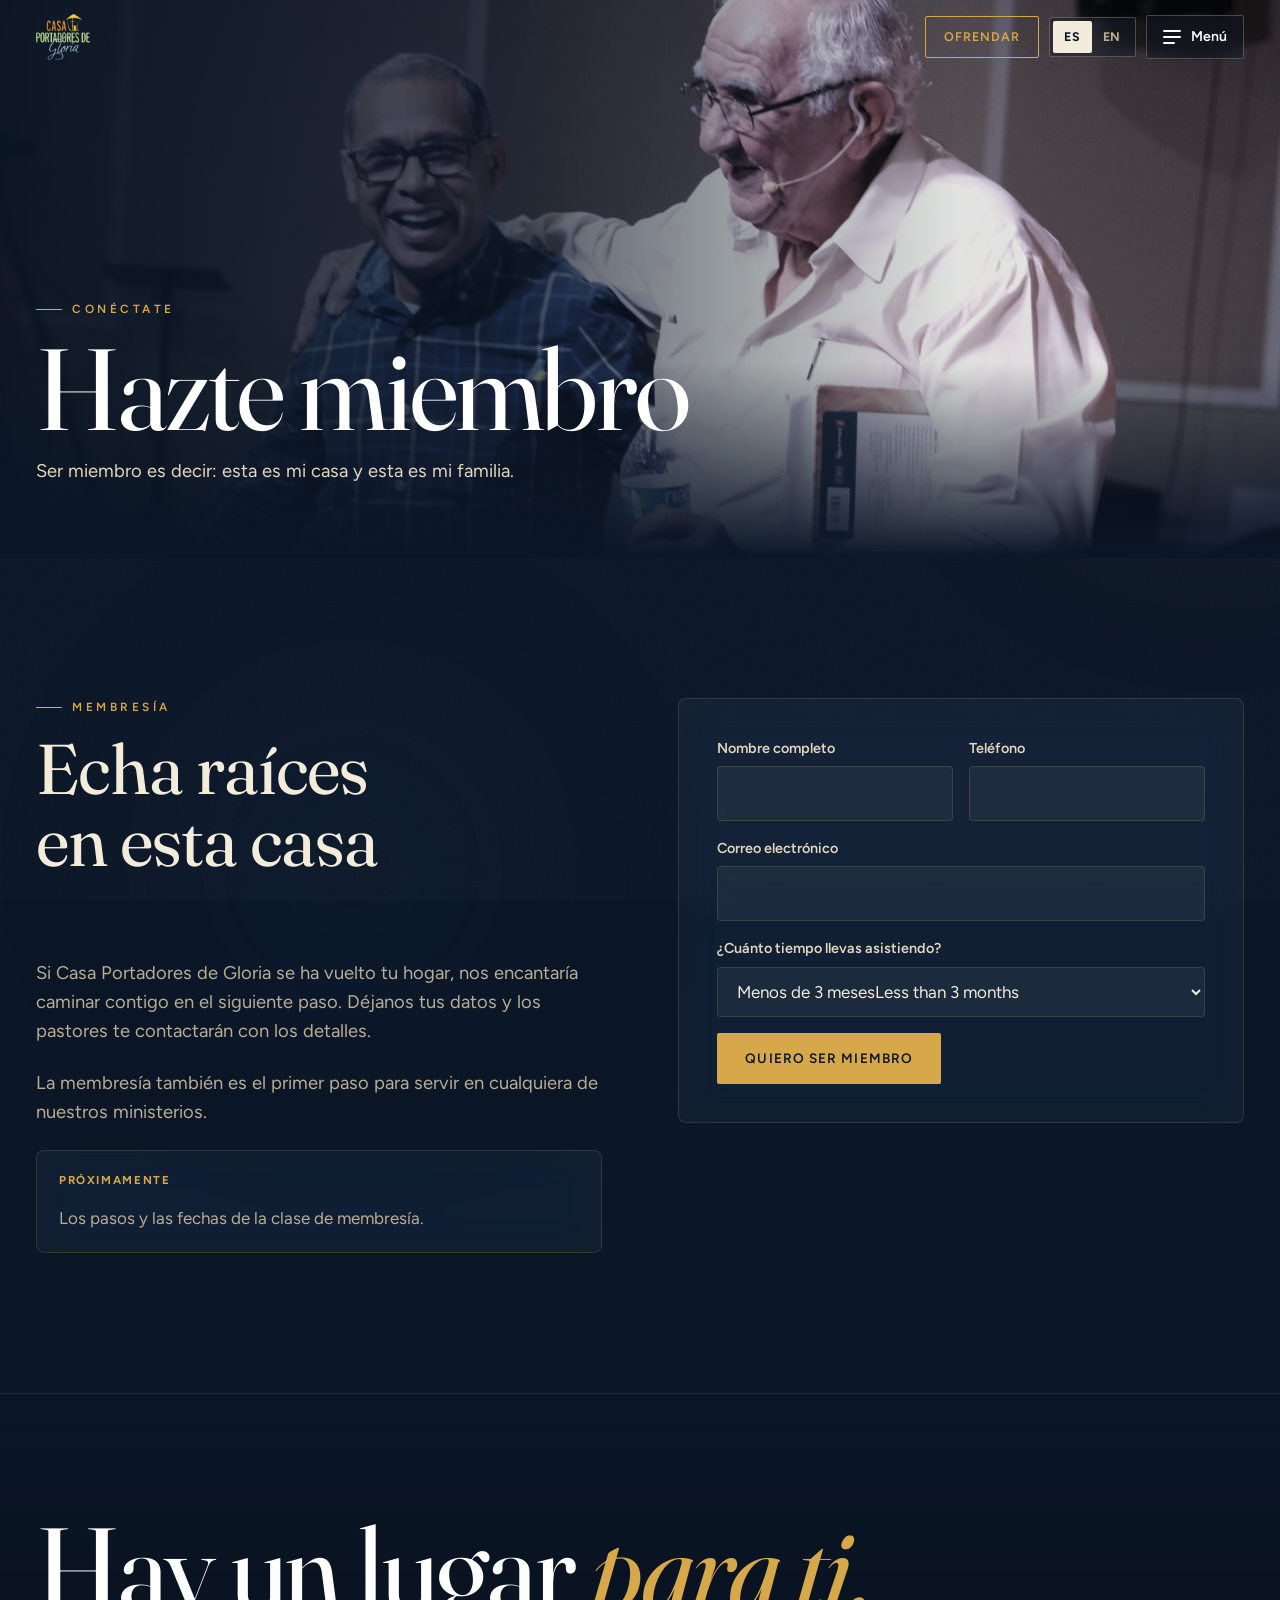
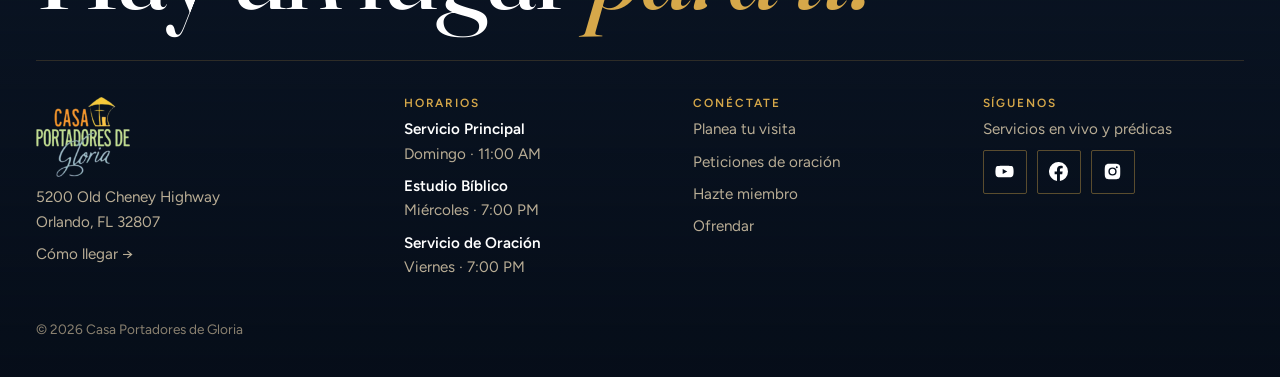
<file: membresia.html>
<!doctype html>
<html lang="es">
<head>
<meta charset="utf-8">
<meta name="viewport" content="width=device-width, initial-scale=1, viewport-fit=cover">
<title>Hazte Miembro · CPG</title>
<meta name="claude:viewport-fit-sides" content="cover">
<meta name="description" content="Casa Portadores de Gloria — iglesia cristiana bilingüe en Orlando, Florida.">
<meta property="og:type" content="website">
<meta property="og:site_name" content="Casa Portadores de Gloria">
<meta property="og:title" content="Hazte Miembro · CPG">
<meta property="og:description" content="Iglesia cristiana bilingüe en Orlando, FL. Domingos 11:00 AM · 5200 Old Cheney Hwy.">
<meta property="og:url" content="https://cpgorlando.vercel.app/membresia.html">
<meta property="og:image" content="https://cpgorlando.vercel.app/images/og-share.jpg">
<meta property="og:image:width" content="1200">
<meta property="og:image:height" content="630">
<meta property="og:image:alt" content="Casa Portadores de Gloria — Bienvenidos a casa">
<meta property="og:locale" content="es_US">
<meta name="twitter:card" content="summary_large_image">
<meta name="twitter:image" content="https://cpgorlando.vercel.app/images/og-share.jpg">
<meta name="theme-color" content="#0b1626">
<link rel="icon" type="image/png" href="images/favicon.png">
<link rel="apple-touch-icon" href="images/apple-touch-icon.png">
<link rel="icon" href="images/logo.png">
<link rel="preconnect" href="https://fonts.googleapis.com">
<link rel="preconnect" href="https://fonts.gstatic.com" crossorigin>
<link rel="stylesheet" href="https://fonts.googleapis.com/css2?family=Fraunces:ital,opsz,wght@0,9..144,300..600;1,9..144,300..600&family=Figtree:wght@400;500;600;700&display=swap">
<style>
/* Layout: dark, immersive. Full-bleed photo heroes that melt into a near-black stage,
   a slow-moving "stage light" aurora behind everything, glass cards with a cursor spotlight,
   and one living gradient (violet → blue → cyan) used for emphasis. Single dark look by design. */
:root {
  color-scheme: dark;
  --bg: #0b1626;
  --ink: #f5f5fa;
  --muted: #9b9db2;
  --faint: #6b6e85;
  --glass: rgba(255, 255, 255, 0.045);
  --glass-2: rgba(255, 255, 255, 0.08);
  --line: rgba(255, 255, 255, 0.09);
  --line-2: rgba(255, 255, 255, 0.18);
  --violet: #8b5cf6;
  --blue: #4f7bff;
  --cyan: #22d3ee;
  --grad: linear-gradient(100deg, #f0d79a 0%, #d6a84a 45%, #e8c77a 100%);
  --font-display: "Bricolage Grotesque", "Helvetica Neue", Arial, sans-serif;
  --font-body: "Instrument Sans", "Helvetica Neue", Arial, sans-serif;
  --radius: 24px;
  --gutter-l: max(16px, env(safe-area-inset-left, 0px));
  --gutter-r: max(16px, env(safe-area-inset-right, 0px));
}

* { box-sizing: border-box; }
html { scroll-behavior: smooth; background: var(--bg); }
body { margin: 0; background: var(--bg); color: var(--ink); font-family: var(--font-body); font-size: 17px; line-height: 1.6; -webkit-font-smoothing: antialiased; overflow-x: hidden; }
img { max-width: 100%; display: block; }
a { color: inherit; }
::selection { background: #d6a84a66; }
:focus-visible { outline: 2px solid var(--cyan); outline-offset: 3px; border-radius: 8px; }

/* stage-light aurora behind the whole site */
.aurora { position: fixed; inset: -20vmax; z-index: 0; pointer-events: none; filter: blur(60px); opacity: .5; }
main, footer { position: relative; z-index: 1; }
.aurora i { position: absolute; border-radius: 50%; mix-blend-mode: screen; }
.aurora i:nth-child(1) { width: 55vmax; height: 55vmax; left: 0; top: 0; background: radial-gradient(circle, #6d3df0 0%, transparent 62%); animation: drift1 26s ease-in-out infinite alternate; }
.aurora i:nth-child(2) { width: 50vmax; height: 50vmax; right: 0; top: 20vmax; background: radial-gradient(circle, #2c5bff 0%, transparent 62%); animation: drift2 32s ease-in-out infinite alternate; }
.aurora i:nth-child(3) { width: 45vmax; height: 45vmax; left: 25vmax; bottom: 0; background: radial-gradient(circle, #0fb5d4 0%, transparent 62%); animation: drift3 38s ease-in-out infinite alternate; opacity: .7; }
@keyframes drift1 { to { transform: translate(18vmax, 22vmax) scale(1.15); } }
@keyframes drift2 { to { transform: translate(-22vmax, 10vmax) scale(.9); } }
@keyframes drift3 { to { transform: translate(-14vmax, -20vmax) scale(1.2); } }
.grain { position: fixed; inset: 0; z-index: 0; pointer-events: none; opacity: .05;
  background-image: url("data:image/svg+xml,%3Csvg xmlns='http://www.w3.org/2000/svg' width='160' height='160'%3E%3Cfilter id='n'%3E%3CfeTurbulence type='fractalNoise' baseFrequency='.9' numOctaves='2' stitchTiles='stitch'/%3E%3C/filter%3E%3Crect width='100%25' height='100%25' filter='url(%23n)'/%3E%3C/svg%3E"); }

.en { display: none; }
:root[data-lang="en"] .en { display: revert; }
:root[data-lang="en"] .es { display: none; }

.wrap { max-width: 1240px; margin: 0 auto; padding-left: var(--gutter-l); padding-right: var(--gutter-r); }
h1, h2, h3 { font-family: var(--font-display); font-weight: 700; line-height: 1.02; letter-spacing: -0.03em; text-wrap: balance; margin: 0; }
h2 { font-size: clamp(2.3rem, 5.6vw, 4.4rem); }
h3 { font-size: 1.45rem; letter-spacing: -0.015em; line-height: 1.15; }
p { margin: 0; }
.grad, h1 em, h2 em, footer .big em { font-style: normal; background: var(--grad); -webkit-background-clip: text; background-clip: text; color: transparent; }
.eyebrow { display: inline-flex; align-items: center; gap: 10px; font-size: .78rem; font-weight: 600; letter-spacing: .16em; text-transform: uppercase; color: #d3c7ad; }
.eyebrow::before { content: ""; width: 22px; height: 2px; border-radius: 2px; background: var(--grad); }
.lead { font-size: 1.15rem; color: var(--muted); max-width: 58ch; }
section { padding-block: clamp(72px, 11vw, 140px); position: relative; }
.section-head { display: grid; gap: 16px; margin-bottom: clamp(36px, 5vw, 60px); }
.band { background: linear-gradient(180deg, transparent, rgba(255,255,255,.025) 20%, rgba(255,255,255,.025) 80%, transparent); }
.stack { display: grid; gap: 22px; align-content: start; }
.split { display: grid; grid-template-columns: 1fr 1fr; gap: clamp(32px, 6vw, 88px); align-items: center; }
.split > * { min-width: 0; }
.split img.photo { width: 100%; aspect-ratio: 4 / 3; object-fit: cover; border-radius: var(--radius); box-shadow: 0 40px 80px -30px #000c; }
@media (max-width: 860px) { .split { grid-template-columns: 1fr; } }

/* glass surface + cursor spotlight */
.glass, .quick a, .service, .event, .min-row, .expect > div, .way, .value, .form, .soon-block, .next-card, .visit, .pastors {
  background: var(--glass); border: 1px solid var(--line); backdrop-filter: blur(18px) saturate(140%); -webkit-backdrop-filter: blur(18px) saturate(140%);
}
.spot { position: relative; isolation: isolate; }
.spot::before { content: ""; position: absolute; inset: 0; border-radius: inherit; z-index: -1; opacity: 0; transition: opacity .3s ease;
  background: radial-gradient(420px circle at var(--mx, 50%) var(--my, 50%), rgba(214,168,74, .18), transparent 60%); }
.spot:hover::before { opacity: 1; }

/* buttons */
.btn { display: inline-flex; align-items: center; justify-content: center; gap: 10px; font: inherit; font-weight: 600; text-decoration: none; padding: 15px 26px; border-radius: 999px; border: 1px solid transparent; cursor: pointer; transition: transform .25s ease, box-shadow .25s ease, background .25s ease, color .25s ease, border-color .25s ease; }
.btn:hover { transform: translateY(-2px); }
.btn-primary, .btn-ink, .btn-gold { background: #fff; color: #0b1626; box-shadow: 0 0 0 0 #d6a84a00; }
.btn-primary:hover, .btn-ink:hover, .btn-gold:hover { box-shadow: 0 10px 40px -6px #d6a84aaa, 0 0 0 4px #d6a84a33; }
.btn-ghost, .btn-outline { background: var(--glass); border-color: var(--line-2); color: #fff; backdrop-filter: blur(10px); }
.btn-ghost:hover, .btn-outline:hover { background: var(--glass-2); border-color: #ffffff55; }
.actions, .cta-row { display: flex; flex-wrap: wrap; gap: 12px; }
.btn .arr { transition: transform .25s ease; }
.btn:hover .arr { transform: translateX(4px); }

/* header */
body::before { content: ""; position: fixed; inset: 0 0 auto; height: env(safe-area-inset-top, 0px); z-index: 10; background: var(--bg); }
.site-header { position: fixed; top: env(safe-area-inset-top, 0px); left: 0; right: 0; z-index: 9; color: #fff; transition: background .3s ease, border-color .3s ease; border-bottom: 1px solid transparent; }
.site-header.scrolled { background: rgba(11, 22, 38, .62); backdrop-filter: blur(20px) saturate(160%); -webkit-backdrop-filter: blur(20px) saturate(160%); border-bottom-color: var(--line); }
.site-header .wrap { display: flex; align-items: center; gap: 10px; padding-block: 14px; }
.brand { display: flex; align-items: center; margin-right: auto; text-decoration: none; }
.logo { height: 46px; width: auto; }
.logo-lg { height: 80px; }
.give-pill { font-size: .88rem; font-weight: 600; text-decoration: none; padding: 10px 18px; border-radius: 999px; background: #fff; color: #0b1626; white-space: nowrap; transition: box-shadow .25s ease; }
.give-pill:hover { box-shadow: 0 6px 30px -4px #d6a84aaa; }
.lang { display: inline-flex; border: 1px solid var(--line-2); border-radius: 999px; padding: 3px; background: rgba(11,22,38,.35); backdrop-filter: blur(10px); }
.lang button { font: inherit; font-size: .78rem; font-weight: 700; letter-spacing: .06em; border: 0; background: transparent; color: var(--muted); padding: 6px 11px; border-radius: 999px; cursor: pointer; }
.lang button[aria-pressed="true"] { background: #fff; color: #0b1626; }
.menu-btn { font: inherit; font-size: .88rem; font-weight: 600; display: inline-flex; align-items: center; gap: 10px; border: 1px solid var(--line-2); background: rgba(11,22,38,.35); backdrop-filter: blur(10px); color: #fff; padding: 10px 16px; border-radius: 999px; cursor: pointer; transition: background .2s ease; }
.menu-btn:hover { background: var(--glass-2); }
.menu-btn .bars { display: grid; gap: 4px; }
.menu-btn .bars i { display: block; width: 18px; height: 2px; background: currentColor; border-radius: 2px; }
.menu-btn .bars i:last-child { width: 12px; }
@media (max-width: 480px) { .give-pill { display: none; } .menu-btn .label { display: none; } }

/* full-screen menu */
.menu { position: fixed; inset: 0; z-index: 30; background: rgba(11, 22, 38, .92); backdrop-filter: blur(24px); color: #fff; overflow-y: auto;
  padding-top: calc(env(safe-area-inset-top, 0px) + 14px); padding-bottom: calc(env(safe-area-inset-bottom, 0px) + 32px); animation: fadeIn .3s ease; }
@keyframes fadeIn { from { opacity: 0; } }
.menu .wrap { display: grid; gap: clamp(28px, 5vw, 56px); }
.menu-top { display: flex; align-items: center; justify-content: space-between; gap: 16px; }
.menu-close { font: inherit; font-weight: 600; border: 1px solid var(--line-2); background: var(--glass); color: #fff; padding: 10px 18px; border-radius: 999px; cursor: pointer; }
.menu-groups { display: grid; grid-template-columns: repeat(4, 1fr); gap: 36px; }
.menu-group { display: grid; gap: 8px; align-content: start; min-width: 0; }
.menu-group h2 { font-family: var(--font-body); font-size: .76rem; font-weight: 600; letter-spacing: .16em; text-transform: uppercase; color: var(--faint); margin-bottom: 8px; }
.menu-group a { font-family: var(--font-display); font-weight: 600; font-size: clamp(1.55rem, 2.8vw, 2.2rem); letter-spacing: -0.025em; text-decoration: none; line-height: 1.15; display: inline-block; transition: transform .2s ease, opacity .2s ease; opacity: .8; animation: rise .5s ease backwards; }
.menu-group:nth-child(2) a { animation-delay: .05s; } .menu-group:nth-child(3) a { animation-delay: .1s; } .menu-group:nth-child(4) a { animation-delay: .15s; }
@keyframes rise { from { opacity: 0; transform: translateY(14px); } }
.menu-group a:hover { opacity: 1; transform: translateX(6px); }
.menu-group a[aria-current="page"] { opacity: 1; background: var(--grad); -webkit-background-clip: text; background-clip: text; color: transparent; }
@media (max-width: 860px) { .menu-groups { grid-template-columns: 1fr 1fr; } }
@media (max-width: 440px) { .menu-groups { grid-template-columns: 1fr; } }

/* full-bleed heroes */
.hero, .page-hero { padding: 0; }
.hero .hero-wrap, .page-hero .hero-wrap { max-width: none; padding: 0; }
.hero-frame { position: relative; overflow: hidden; color: #fff; isolation: isolate; }
.hero-frame > img, .hero-frame > picture > img { position: absolute; inset: 0; width: 100%; height: 110%; object-fit: cover; z-index: -2; will-change: transform; animation: heroIn 2.2s cubic-bezier(.2,.7,.2,1) both; }
@keyframes heroIn { from { transform: scale(1.12); filter: brightness(.4); } }
.hero-frame::after { content: ""; position: absolute; inset: 0; z-index: -1;
  background: linear-gradient(180deg, rgba(11,22,38,.55) 0%, rgba(11,22,38,.2) 30%, rgba(11,22,38,.55) 70%, var(--bg) 100%),
              linear-gradient(90deg, rgba(11,22,38,.7) 0%, transparent 60%); }
.hero-inner { max-width: 1240px; margin: 0 auto; display: grid; grid-template-columns: minmax(0, 1fr) auto; align-items: end; gap: 32px;
  min-height: min(92vh, 900px); padding: 130px max(16px, env(safe-area-inset-right, 0px)) clamp(48px, 7vw, 96px) max(16px, env(safe-area-inset-left, 0px)); }
.hero-inner > * { min-width: 0; }
.hero-copy { display: grid; gap: 24px; }
.hero h1 { font-size: clamp(3rem, 12vw, 9.5rem); font-weight: 800; letter-spacing: -0.05em; line-height: .9; }
.hero .hero-copy > p { font-size: clamp(1.05rem, 2vw, 1.3rem); color: #e3d7bd; max-width: 44ch; }
.hero-copy > * { animation: rise .9s cubic-bezier(.2,.7,.2,1) backwards; }
.hero-copy > *:nth-child(2) { animation-delay: .12s; } .hero-copy > *:nth-child(3) { animation-delay: .24s; } .hero-copy > *:nth-child(4) { animation-delay: .36s; }
@media (max-width: 860px) { .hero-inner { grid-template-columns: minmax(0, 1fr); min-height: 0; padding-top: 120px; } }

.next-card { width: min(100%, 340px); border-radius: 22px; padding: 22px; display: grid; gap: 12px; background: rgba(15, 15, 24, .55); border-color: var(--line-2); animation: rise 1s .5s cubic-bezier(.2,.7,.2,1) backwards; }
.next-card .lbl { font-size: .74rem; font-weight: 700; letter-spacing: .14em; text-transform: uppercase; color: #d6a84a; display: flex; align-items: center; gap: 8px; }
.next-card .lbl .dot { width: 8px; height: 8px; border-radius: 50%; background: var(--cyan); box-shadow: 0 0 12px var(--cyan); animation: blink 1.6s ease-in-out infinite; }
.next-card.is-live .lbl { color: #ff7a7a; }
.next-card.is-live .lbl .dot { background: #ff3b3b; box-shadow: 0 0 12px #ff3b3b; }
@keyframes blink { 50% { opacity: .3; } }
.next-card .name { font-family: var(--font-display); font-weight: 700; font-size: 1.55rem; letter-spacing: -0.02em; line-height: 1.1; }
.next-card .when { color: var(--muted); font-size: .95rem; }
.count { display: grid; grid-template-columns: repeat(3, 1fr); gap: 8px; }
.count div { background: rgba(255,255,255,.06); border: 1px solid var(--line); border-radius: 14px; padding: 10px 6px; text-align: center; }
.count b { display: block; font-family: var(--font-display); font-size: 1.8rem; font-weight: 700; font-variant-numeric: tabular-nums; line-height: 1.05; }
.count small { font-size: .7rem; color: var(--muted); text-transform: uppercase; letter-spacing: .1em; }
.next-card .btn { padding: 12px 18px; font-size: .92rem; }

/* marquee */
.marquee { padding-block: 34px; overflow: hidden; border-block: 1px solid var(--line); }
.marquee-track { display: flex; gap: 56px; width: max-content; animation: marquee 40s linear infinite; }
.marquee span { font-family: var(--font-display); font-weight: 800; font-size: clamp(2.2rem, 5vw, 4rem); letter-spacing: -0.04em; white-space: nowrap; display: inline-flex; align-items: center; gap: 56px; color: transparent; -webkit-text-stroke: 1px #ffffff40; }
.marquee span:nth-child(3n+1) { background: var(--grad); -webkit-background-clip: text; background-clip: text; -webkit-text-stroke: 0; }
.marquee span::after { content: "✦"; -webkit-text-stroke: 0; color: #d6a84a; font-size: .45em; }
@keyframes marquee { to { transform: translateX(-50%); } }

/* inner page heroes */
.page-hero .hero-frame { min-height: clamp(420px, 62vh, 640px); display: grid; align-items: end; }
.page-hero .hero-copy { max-width: 1240px; width: 100%; margin: 0 auto; padding: 130px max(16px, env(safe-area-inset-right, 0px)) clamp(36px, 6vw, 72px) max(16px, env(safe-area-inset-left, 0px)); display: grid; gap: 16px; }
.page-hero h1 { font-size: clamp(2.6rem, 10vw, 7.2rem); font-weight: 800; letter-spacing: -0.05em; line-height: .92; max-width: 13ch; }
.page-hero p.sub { color: #e3d7bd; font-size: 1.15rem; max-width: 48ch; }

/* welcome / pastors chip */
.pastors { display: flex; align-items: center; gap: 16px; padding: 10px 22px 10px 10px; border-radius: 999px; width: fit-content; max-width: 100%; }
.pastors img { width: 58px; height: 58px; border-radius: 50%; object-fit: cover; flex: none; }
.pastors .names { display: block; font-family: var(--font-display); font-weight: 700; font-size: 1.12rem; }
.pastors .role { display: block; color: var(--muted); font-size: .92rem; }
.pastors a { color: #d6a84a; font-weight: 600; text-decoration: none; }

/* photo strip */
.strip { display: grid; grid-template-columns: 1.4fr 1fr 1fr 1.2fr; gap: 14px; height: clamp(240px, 30vw, 400px); }
.strip img { width: 100%; height: 100%; object-fit: cover; border-radius: 20px; min-width: 0; transition: transform .6s cubic-bezier(.2,.7,.2,1), filter .6s ease; filter: saturate(.9); }
.strip img:hover { transform: translateY(-6px) scale(1.02); filter: saturate(1.1); }
@media (max-width: 700px) { .strip { grid-template-columns: 1fr 1fr; height: auto; grid-auto-rows: 170px; } }

/* quick links */
.quick { display: grid; grid-template-columns: repeat(4, 1fr); gap: 14px; }
.quick a { position: relative; overflow: hidden; isolation: isolate; display: grid; gap: 8px; align-content: end; min-height: 320px; padding: 26px; border-radius: var(--radius); text-decoration: none; transition: transform .3s ease, border-color .3s ease; }
.quick a img { position: absolute; inset: 0; width: 100%; height: 100%; object-fit: cover; z-index: -2; transition: transform .8s cubic-bezier(.2,.7,.2,1), filter .5s ease; filter: brightness(.85); }
.quick a:hover img { transform: scale(1.08); filter: brightness(1); }
.quick a::after { content: ""; position: absolute; inset: 0; z-index: -1; background: linear-gradient(180deg, rgba(11,22,38,.1) 20%, rgba(11,22,38,.88) 100%); }
.quick a span.go { position: absolute; top: 22px; right: 22px; background: rgba(11,22,38,.35); backdrop-filter: blur(8px); }
.quick span.d { color: #e3d7bd; }
.quick a:hover { transform: translateY(-6px); border-color: var(--line-2); }
.quick b { font-family: var(--font-display); font-weight: 700; font-size: 1.7rem; letter-spacing: -0.025em; line-height: 1.05; }
.quick span.d { color: var(--muted); font-size: .98rem; }
.quick span.go { width: 46px; height: 46px; border-radius: 50%; display: grid; place-items: center; border: 1px solid var(--line-2); font-size: 1.1rem; transition: transform .3s ease, background .3s ease, color .3s ease; }
.quick a:hover span.go { background: #fff; color: #0b1626; transform: rotate(-45deg); }
@media (max-width: 960px) { .quick { grid-template-columns: 1fr 1fr; } }
@media (max-width: 480px) { .quick { grid-template-columns: 1fr; } .quick a { min-height: 240px; } }

/* services */
.services { display: grid; grid-template-columns: repeat(3, 1fr); gap: 16px; }
.service { border-radius: var(--radius); overflow: hidden; display: grid; gap: 10px; align-content: start; padding: 0 26px 28px; min-width: 0; transition: transform .3s ease, border-color .3s ease; }
.service:hover { transform: translateY(-6px); border-color: var(--line-2); }
.service-img { width: calc(100% + 52px); max-width: none; margin: 0 -26px 14px; aspect-ratio: 16 / 11; object-fit: cover; }
.service .when { font-family: var(--font-display); font-size: 3.4rem; font-weight: 800; letter-spacing: -0.05em; line-height: 1; font-variant-numeric: tabular-nums; }
.service .when span { font-size: 1rem; color: var(--muted); font-family: var(--font-body); font-weight: 600; letter-spacing: 0; margin-left: 6px; }
.service p { color: var(--muted); }
@media (max-width: 820px) { .services { grid-template-columns: 1fr; } }
.visit { margin-top: 28px; display: flex; flex-wrap: wrap; align-items: center; gap: 16px 28px; padding: 22px 26px; border-radius: var(--radius); }
.visit address { font-style: normal; font-weight: 600; margin-right: auto; }
.visit address span { display: block; font-weight: 400; color: var(--muted); }

/* live band */
.live { overflow: hidden; }
.live .wrap { display: grid; grid-template-columns: 1.05fr 1fr; gap: clamp(28px, 5vw, 72px); align-items: center; }
.live .wrap > * { min-width: 0; }
.live h2 { font-size: clamp(2.6rem, 7vw, 5.2rem); }
.live p { color: var(--muted); max-width: 46ch; }
.live-badge { display: inline-flex; align-items: center; gap: 10px; font-size: .78rem; font-weight: 700; letter-spacing: .16em; text-transform: uppercase; color: #ff8a8a; }
.live-badge::before { content: ""; width: 10px; height: 10px; border-radius: 50%; background: #ff3b3b; box-shadow: 0 0 0 4px #ff3b3b33, 0 0 16px #ff3b3b; animation: pulse 1.8s ease-in-out infinite; }
@keyframes pulse { 50% { box-shadow: 0 0 0 10px #ff3b3b00, 0 0 16px #ff3b3b; } }
.live .shot { position: relative; border-radius: var(--radius); overflow: hidden; aspect-ratio: 4 / 3; border: 1px solid var(--line); box-shadow: 0 50px 100px -30px #d6a84a33; }
.live .shot img { width: 100%; height: 100%; object-fit: cover; transition: transform .8s ease; }
.live .shot:hover img { transform: scale(1.06); }
.live .shot .play { position: absolute; inset: 0; display: grid; place-items: center; text-decoration: none; background: rgba(11,22,38,.25); }
.live .shot .play span { width: 88px; height: 88px; border-radius: 50%; background: #fff; display: grid; place-items: center; transition: transform .25s ease; box-shadow: 0 0 0 14px #ffffff1f, 0 0 60px #d6a84aaa; }
.live .shot .play:hover span { transform: scale(1.1); }
@media (max-width: 820px) { .live .wrap { grid-template-columns: 1fr; } }
.social-btns { display: flex; flex-wrap: wrap; gap: 12px; }
.sbtn { display: inline-flex; align-items: center; gap: 10px; font-weight: 600; text-decoration: none; padding: 14px 22px; border-radius: 999px; color: #fff; background: var(--glass); border: 1px solid var(--line-2); transition: transform .25s ease, background .25s ease, border-color .25s ease; }
.sbtn:hover { transform: translateY(-2px); }
.sbtn svg { width: 20px; height: 20px; flex: none; }
.sbtn.yt svg { color: #ff3b3b; } .sbtn.fb svg { color: #4f8cff; }
.sbtn.yt:hover { background: #ff3b3b; border-color: #ff3b3b; } .sbtn.yt:hover svg { color: #fff; }
.sbtn.fb:hover { background: #1877f2; border-color: #1877f2; } .sbtn.fb:hover svg { color: #fff; }
.social-icons { display: flex; gap: 10px; }
.social-icons a { width: 44px; height: 44px; border-radius: 50%; display: grid; place-items: center; border: 1px solid var(--line-2); color: #fff; transition: background .2s ease, transform .2s ease; }
.social-icons a:hover { background: #fff; color: #0b1626; transform: translateY(-2px); }
.social-icons svg { width: 19px; height: 19px; }

/* events */
.events { display: grid; gap: 12px; }
.event { display: grid; grid-template-columns: 100px 1fr auto; gap: 26px; align-items: center; padding: 20px 26px; border-radius: var(--radius); transition: transform .3s ease, border-color .3s ease; }
.event:hover { transform: translateX(8px); border-color: var(--line-2); }
.event > * { min-width: 0; }
.date { text-align: center; border-radius: 18px; padding: 12px 6px; background: linear-gradient(160deg, #8b5cf633, #22d3ee22); border: 1px solid var(--line-2); }
.date .m { display: block; font-size: .76rem; font-weight: 700; letter-spacing: .14em; text-transform: uppercase; color: #d6a84a; }
.date .d { display: block; font-family: var(--font-display); font-weight: 800; font-size: 2.4rem; letter-spacing: -0.04em; line-height: 1.05; font-variant-numeric: tabular-nums; }
.event h3 { margin-bottom: 4px; }
.event p { color: var(--muted); }
.event::after { content: "→"; font-size: 1.4rem; color: #d6a84a; transition: transform .3s ease; }
.event:hover::after { transform: translateX(4px); }
.tag { display: inline-block; font-size: .7rem; font-weight: 700; letter-spacing: .1em; text-transform: uppercase; padding: 4px 10px; border-radius: 999px; border: 1px solid var(--line-2); color: #d3c7ad; margin-bottom: 8px; }
@media (max-width: 560px) { .event { grid-template-columns: 74px 1fr; gap: 16px; padding: 16px; } .event::after { display: none; } .date .d { font-size: 1.8rem; } }

/* ministries */
.min-list { display: grid; gap: 18px; }
.min-row { display: grid; grid-template-columns: 1fr 1fr; border-radius: var(--radius); overflow: hidden; min-height: 340px; transition: border-color .3s ease; }
.min-row:hover { border-color: var(--line-2); }
.min-row:nth-child(even) img { order: 2; }
.min-row > * { min-width: 0; }
.min-row img { width: 100%; height: 100%; object-fit: cover; transition: transform .8s cubic-bezier(.2,.7,.2,1); }
.min-row:hover img { transform: scale(1.05); }
.min-row .body { padding: clamp(26px, 4vw, 52px); display: grid; gap: 14px; align-content: center; }
.min-row .who { font-size: .78rem; font-weight: 600; letter-spacing: .16em; text-transform: uppercase; color: #d6a84a; }
.min-row h3 { font-size: clamp(2rem, 4vw, 3rem); letter-spacing: -0.035em; }
.min-row p { color: var(--muted); }
.min-row a.more { font-weight: 600; text-decoration: none; background: var(--grad); -webkit-background-clip: text; background-clip: text; color: transparent; width: fit-content; }
@media (max-width: 760px) { .min-row { grid-template-columns: 1fr; } .min-row:nth-child(even) img { order: 0; } .min-row img { aspect-ratio: 16 / 10; } }

/* pastors page */
.pastor-card { display: grid; grid-template-columns: minmax(0, 460px) 1fr; gap: clamp(28px, 6vw, 80px); align-items: center; }
.pastor-card > * { min-width: 0; }
.pastor-card img { width: 100%; aspect-ratio: 4 / 5; object-fit: cover; border-radius: var(--radius); box-shadow: 0 50px 100px -30px #d6a84a33; }
@media (max-width: 820px) { .pastor-card { grid-template-columns: 1fr; } }

/* highlights */
.hl-grid { display: grid; grid-template-columns: repeat(3, 1fr); gap: 16px; }
.hl { position: relative; border-radius: var(--radius); overflow: hidden; min-height: 420px; display: grid; align-content: end; color: #fff; isolation: isolate; border: 1px solid var(--line); min-width: 0; }
.hl img { position: absolute; inset: 0; width: 100%; height: 100%; object-fit: cover; z-index: -2; transition: transform .8s cubic-bezier(.2,.7,.2,1); }
.hl:hover img { transform: scale(1.07); }
.hl::after { content: ""; position: absolute; inset: 0; z-index: -1; background: linear-gradient(180deg, transparent 30%, rgba(11,22,38,.92) 100%); }
.hl .ph { position: absolute; inset: 0; z-index: -2; display: grid; place-items: start; padding: 24px; background: linear-gradient(150deg, #3b1d8f, #0b2a5e 60%, #0b1626); color: #ffffff99; font-size: .76rem; font-weight: 700; letter-spacing: .12em; text-transform: uppercase; }
.hl .body { padding: 26px; display: grid; gap: 6px; }
.hl h3 { font-size: 1.8rem; }
.hl p { color: #d3c7ad; }
@media (max-width: 900px) { .hl-grid { grid-template-columns: 1fr 1fr; } }
@media (max-width: 560px) { .hl-grid { grid-template-columns: 1fr; } .hl { min-height: 340px; } }

/* gallery + lightbox */
.gallery { display: grid; grid-template-columns: repeat(4, 1fr); grid-auto-rows: 240px; gap: 12px; }
.gallery img { width: 100%; height: 100%; object-fit: cover; border-radius: 18px; cursor: zoom-in; transition: transform .5s ease, filter .5s ease; filter: saturate(.9) brightness(.92); }
.gallery img:hover { transform: scale(1.02); filter: saturate(1.1) brightness(1); }
.g1 { grid-column: span 2; grid-row: span 2; }
@media (max-width: 760px) { .gallery { grid-template-columns: 1fr 1fr; grid-auto-rows: 170px; } }
.lightbox { position: fixed; inset: 0; z-index: 40; background: rgba(11,22,38,.94); backdrop-filter: blur(16px); display: grid; place-items: center; padding: max(16px, env(safe-area-inset-top, 0px)) 16px max(16px, env(safe-area-inset-bottom, 0px)); animation: fadeIn .25s ease; }
.lightbox img { max-height: 84vh; max-width: min(1100px, 100%); border-radius: 16px; object-fit: contain; }
.lb-btn { position: absolute; font: inherit; font-size: 1.3rem; width: 50px; height: 50px; border-radius: 50%; border: 1px solid var(--line-2); background: var(--glass); color: #fff; cursor: pointer; }
.lb-btn:hover { background: #fff; color: #0b1626; }
.lb-close { top: calc(env(safe-area-inset-top, 0px) + 16px); right: max(16px, env(safe-area-inset-right, 0px)); }
.lb-prev { left: max(16px, env(safe-area-inset-left, 0px)); top: 50%; }
.lb-next { right: max(16px, env(safe-area-inset-right, 0px)); top: 50%; }

/* give */
.give-grid { display: grid; grid-template-columns: 1.1fr 1fr; gap: clamp(28px, 6vw, 88px); align-items: start; }
.give-grid > * { min-width: 0; }
.verse { font-family: var(--font-display); font-weight: 600; font-size: clamp(2rem, 4.4vw, 3.2rem); letter-spacing: -0.035em; line-height: 1.08; }
.verse cite { display: block; margin-top: 16px; font-family: var(--font-body); font-weight: 600; font-style: normal; font-size: 1rem; letter-spacing: 0; color: #d6a84a; }
.ways { display: grid; gap: 14px; }
.way { border-radius: var(--radius); padding: 26px; display: grid; gap: 6px; }
.way p { color: var(--muted); }
.soon { font-size: .72rem; font-weight: 700; letter-spacing: .14em; text-transform: uppercase; color: #d6a84a; }
@media (max-width: 820px) { .give-grid { grid-template-columns: 1fr; } }

.soon-block { border-radius: var(--radius); padding: clamp(30px, 5vw, 60px); display: grid; gap: 16px; justify-items: start; }
.expect { display: grid; grid-template-columns: repeat(auto-fit, minmax(220px, 1fr)); gap: 14px; }
.expect > div { padding: 26px; border-radius: var(--radius); display: grid; gap: 8px; }
.expect p { color: var(--muted); }

/* values */
.values { display: grid; grid-template-columns: repeat(2, 1fr); gap: 14px; }
.value { border-radius: var(--radius); padding: clamp(24px, 3.5vw, 36px); display: grid; gap: 12px; align-content: start; min-width: 0; transition: transform .3s ease, border-color .3s ease; }
.value:hover { transform: translateY(-4px); border-color: var(--line-2); }
.value:first-child { grid-column: 1 / -1; background: linear-gradient(130deg, #6d3df0cc, #2c5bffcc 55%, #0fb5d4cc); border-color: transparent; }
.value:first-child h3 { font-size: clamp(2.2rem, 6vw, 4rem); letter-spacing: -0.045em; }
.value:first-child p { color: #ffffffe6; font-size: 1.2rem; }
.value:first-child .ref { background: #ffffff26; color: #fff; border-color: transparent; }
.value h3 { font-size: 1.6rem; }
.value p { color: var(--muted); font-size: 1.05rem; }
.refs { display: flex; flex-wrap: wrap; gap: 8px; margin-top: 4px; }
.ref { font-size: .8rem; font-weight: 600; padding: 6px 12px; border-radius: 999px; border: 1px solid var(--line-2); color: #e8d6a8; }
@media (max-width: 760px) { .values { grid-template-columns: 1fr; } }

/* forms */
.form { display: grid; gap: 16px; border-radius: var(--radius); padding: clamp(22px, 4vw, 38px); }
.form .row { display: grid; grid-template-columns: 1fr 1fr; gap: 16px; }
@media (max-width: 560px) { .form .row { grid-template-columns: 1fr; } }
.field { display: grid; gap: 6px; min-width: 0; }
.field label { font-weight: 600; font-size: .9rem; color: #e3d7bd; }
.field input, .field textarea, .field select { font: inherit; color: #fff; background: rgba(255,255,255,.05); border: 1px solid var(--line); border-radius: 14px; padding: 13px 15px; width: 100%; transition: border-color .2s ease, background .2s ease, box-shadow .2s ease; }
.field select option { background: #12121a; }
.field textarea { min-height: 130px; resize: vertical; }
.field input:focus, .field textarea:focus, .field select:focus { outline: none; border-color: #d6a84a; background: rgba(255,255,255,.08); box-shadow: 0 0 0 4px #d6a84a2e; }
.check { display: flex; gap: 10px; align-items: flex-start; font-size: .95rem; color: var(--muted); }
.check input { margin-top: 5px; accent-color: #d6a84a; }
.form button[type="submit"] { justify-self: start; font: inherit; font-weight: 600; border: 0; cursor: pointer; padding: 15px 28px; border-radius: 999px; background: #fff; color: #0b1626; transition: box-shadow .25s ease, transform .25s ease; }
.form button[type="submit"]:hover { transform: translateY(-2px); box-shadow: 0 10px 40px -6px #d6a84aaa; }
.form-note { font-size: .92rem; padding: 12px 14px; border-radius: 12px; background: #d6a84a22; border: 1px solid #d6a84a44; color: #f4ecdb; }

/* footer */
footer { padding-block: clamp(72px, 10vw, 120px) 36px; font-size: .95rem; color: var(--muted); border-top: 1px solid var(--line); background: linear-gradient(180deg, transparent, rgba(11,22,38,.8)); }
footer .wrap { display: grid; gap: 40px; }
footer .big { font-family: var(--font-display); font-weight: 800; font-size: clamp(2.8rem, 9vw, 7.5rem); letter-spacing: -0.05em; line-height: .92; color: #fff; }
footer .cols { display: grid; grid-template-columns: 1.3fr 1fr 1fr 1fr; gap: 28px; padding-top: 36px; border-top: 1px solid var(--line); }
footer .cols > * { min-width: 0; display: grid; gap: 8px; align-content: start; }
footer h2 { font-family: var(--font-body); font-size: .74rem; font-weight: 600; letter-spacing: .16em; text-transform: uppercase; color: #fff; }
footer a { color: var(--muted); text-decoration: none; transition: color .15s ease; }
footer a:hover { color: #fff; }
footer .legal { font-size: .85rem; color: var(--faint); }
@media (max-width: 900px) { footer .cols { grid-template-columns: 1fr 1fr; } }
@media (max-width: 520px) { footer .cols { grid-template-columns: 1fr; } }

/* scroll reveal: content is visible without JS; JS only adds the rise */
.js .rv { opacity: .001; transform: translateY(34px); transition: opacity .9s ease, transform .9s cubic-bezier(.2,.7,.2,1); }
.js .rv.in { opacity: 1; transform: none; }

@media (prefers-reduced-motion: reduce) {
  html { scroll-behavior: auto; }
  *, *::before, *::after { animation: none !important; transition: none !important; }
  .js .rv { opacity: 1; transform: none; }
}

.family { margin: 0; border-radius: var(--radius); overflow: hidden; border: 1px solid var(--line); box-shadow: 0 50px 100px -30px #d6a84a26; }
.family img { width: 100%; aspect-ratio: 16 / 9; object-fit: cover; }
@media (max-width: 640px) { .family img { aspect-ratio: 4 / 3; } }

[hidden] { display: none !important; }

/* pastors page: compact layout */
.page-hero.compact .hero-frame { min-height: clamp(280px, 34vw, 380px); }
.page-hero.compact h1 { font-size: clamp(2.4rem, 7vw, 4.6rem); }
.pastors-page { padding-block: clamp(48px, 7vw, 88px); }
.pastor-grid { display: grid; grid-template-columns: 1fr; max-width: 820px; gap: clamp(24px, 4vw, 48px); align-items: center; }
.pastor-grid > * { min-width: 0; }
.pastor-intro { display: grid; grid-template-columns: 200px 1fr; gap: 28px; align-items: center; }
.pastor-intro > * { min-width: 0; }
.pastor-photo { width: 200px; height: 240px; object-fit: cover; border-radius: 20px; border: 1px solid var(--line); }
.pastor-intro h2 { font-size: clamp(2rem, 3.6vw, 2.8rem); }
.soon-line { color: var(--muted); font-size: .95rem; display: flex; gap: 10px; align-items: center; flex-wrap: wrap; }
.family-card { margin: 0; position: relative; border-radius: var(--radius); overflow: hidden; border: 1px solid var(--line); }
.family-card img { width: 100%; aspect-ratio: 3 / 2; object-fit: cover; }
.family-card figcaption { position: absolute; left: 0; right: 0; bottom: 0; padding: 40px 20px 16px; display: grid; gap: 2px; background: linear-gradient(180deg, transparent, rgba(11,22,38,.85)); }
.family-card figcaption b { font-family: var(--font-display); font-size: 1.4rem; letter-spacing: -0.02em; }
@media (max-width: 960px) { .pastor-grid { grid-template-columns: 1fr; } }
@media (max-width: 520px) { .pastor-intro { grid-template-columns: 1fr; } .pastor-photo { width: 160px; height: 192px; } }

.pastor-photo { width: 220px; height: 264px; }
.pastor-intro { grid-template-columns: 220px 1fr; }
.calling { padding-block: clamp(40px, 6vw, 80px); }
.calling-grid { display: grid; grid-template-columns: 1fr 1fr; gap: clamp(24px, 5vw, 64px); align-items: center; }
.calling-grid > * { min-width: 0; }
.calling-photo { width: 100%; aspect-ratio: 3 / 2; object-fit: cover; border-radius: var(--radius); border: 1px solid var(--line); }
.family-section { padding-block: clamp(40px, 6vw, 80px); }
.family-section .family-card { max-width: 760px; margin: 0 auto; }
.family-card img { aspect-ratio: 16 / 9; }
@media (max-width: 820px) { .calling-grid { grid-template-columns: 1fr; } }

.ages { list-style: none; margin: 4px 0 0; padding: 0; display: flex; flex-wrap: wrap; gap: 8px; }
.ages li { font-size: .82rem; font-weight: 600; padding: 6px 12px; border-radius: 999px; border: 1px solid var(--line-2); color: #f4ecdb; background: rgba(214,168,74,.12); }

/* highlights: 5 cards -> 3 on top, 2 wide below */
.hl-grid { grid-template-columns: repeat(6, 1fr); }
.hl-grid > .hl { grid-column: span 2; }
.hl-grid > .hl:nth-child(n+4) { grid-column: span 2; }
@media (max-width: 900px) { .hl-grid { grid-template-columns: 1fr 1fr; } .hl-grid > .hl, .hl-grid > .hl:nth-child(n+4) { grid-column: span 1; } .hl-grid > .hl:last-child { grid-column: auto; } }
@media (max-width: 560px) { .hl-grid { grid-template-columns: 1fr; } }

/* home: scroll-lit verse (replaces the marquee) */
.verse-band { padding-block: clamp(80px, 13vw, 170px); border-block: 1px solid var(--line); position: relative; overflow: hidden; }
.verse-band::before { content: ""; position: absolute; left: 50%; top: 50%; width: 900px; height: 500px; transform: translate(-50%, -50%); background: radial-gradient(closest-side, rgba(214,168,74,.16), transparent); pointer-events: none; }
.verse-band .wrap { display: grid; gap: 28px; position: relative; }
.scroll-verse { margin: 0; font-family: var(--font-display); font-weight: 700; font-size: clamp(1.8rem, 4.2vw, 3.5rem); line-height: 1.1; letter-spacing: -0.03em; text-wrap: balance; max-width: 26ch; }
.scroll-verse span > span { color: rgba(245,245,250,.28); transition: color .4s ease; }
.scroll-verse span > span.lit { color: #f5f5fa; }
.scroll-verse span > span.g.lit { background: var(--grad); -webkit-background-clip: text; background-clip: text; color: transparent; }
.verse-ref { color: var(--muted); font-size: 1.05rem; }

.calling .lead { font-size: 1.05rem; }
.calling .stack { gap: 16px; }
.facts { margin: 8px 0 0; display: grid; grid-template-columns: repeat(3, 1fr); gap: 10px; }
.facts > div { padding: 14px 16px; border-radius: 16px; border: 1px solid var(--line); background: var(--glass); min-width: 0; }
.facts dt { font-family: var(--font-display); font-weight: 800; font-size: 1.5rem; letter-spacing: -0.03em; background: var(--grad); -webkit-background-clip: text; background-clip: text; color: transparent; }
.facts dd { margin: 2px 0 0; font-size: .85rem; color: var(--muted); line-height: 1.35; }
@media (max-width: 520px) { .facts { grid-template-columns: 1fr; } }
.calling-grid { align-items: start; }


.family-section { padding-block: clamp(48px, 7vw, 96px); border-top: 1px solid var(--line); }
.family-grid { display: grid; grid-template-columns: 1fr 1.25fr; gap: clamp(24px, 5vw, 64px); align-items: center; }
.family-grid > * { min-width: 0; }
.family-photo { width: 100%; aspect-ratio: 16 / 10; object-fit: cover; object-position: center 30%; border-radius: var(--radius); border: 1px solid var(--line); box-shadow: 0 40px 80px -30px #d6a84a33; }
@media (max-width: 820px) { .family-grid { grid-template-columns: 1fr; } .family-photo { order: -1; } }

/* beliefs: purpose + statement of faith */
.purpose { display: grid; gap: 18px; max-width: 900px; }
.purpose-text { font-family: var(--font-display); font-weight: 600; font-size: clamp(1.5rem, 3.2vw, 2.4rem); line-height: 1.2; letter-spacing: -0.025em; }
.faith-wrap { display: grid; gap: 0; }
.faith-list { display: grid; gap: 10px; }
.faith { border-radius: 18px; border: 1px solid var(--line); background: var(--glass); overflow: hidden; }
.faith[open] { border-color: var(--line-2); }
.faith summary { list-style: none; cursor: pointer; display: grid; grid-template-columns: 52px 1fr auto; align-items: center; gap: 14px; padding: 18px 22px; }
.faith summary::-webkit-details-marker { display: none; }
.faith .num { font-family: var(--font-display); font-weight: 800; font-size: 1rem; color: #d6a84a; }
.faith .ttl { font-family: var(--font-display); font-weight: 700; font-size: 1.3rem; letter-spacing: -0.02em; }
.faith .chev { width: 32px; height: 32px; border-radius: 50%; border: 1px solid var(--line-2); display: grid; place-items: center; transition: transform .25s ease; }
.faith[open] .chev { transform: rotate(45deg); }
.faith-body { padding: 0 22px 24px 88px; display: grid; gap: 14px; color: #d3c7ad; max-width: 900px; }
.faith-body h4 { margin: 8px 0 0; font-family: var(--font-display); font-size: 1.1rem; color: #fff; }
.faith-body p, .faith-body li { line-height: 1.7; }
.faith-body ul { margin: 0; padding-left: 20px; display: grid; gap: 10px; }
.affiliation { margin-top: 36px; padding: 24px 26px; border-radius: var(--radius); border: 1px solid var(--line); display: grid; gap: 10px; color: var(--muted); max-width: 900px; }
@media (max-width: 600px) { .faith summary { grid-template-columns: 36px 1fr auto; padding: 16px; } .faith-body { padding: 0 16px 20px; } }
.purpose-text em { font-style: normal; background: var(--grad); -webkit-background-clip: text; background-clip: text; color: transparent; }

.serve-note { margin-top: 28px; display: flex; flex-wrap: wrap; align-items: center; justify-content: space-between; gap: 20px 32px; padding: clamp(22px, 4vw, 34px); border-radius: var(--radius); border: 1px solid var(--line-2); background: linear-gradient(130deg, rgba(109,61,240,.22), rgba(44,91,255,.16) 55%, rgba(15,181,212,.14)); }
.serve-note > .stack { flex: 1 1 420px; min-width: 0; }
.serve-title { font-family: var(--font-display); font-weight: 700; font-size: clamp(1.4rem, 2.6vw, 1.9rem); letter-spacing: -0.02em; line-height: 1.15; }
.serve-note p:not(.eyebrow):not(.serve-title) { color: #d3c7ad; max-width: 60ch; }

/* ministries: photo bento with hover reveal */
.min-bento { display: grid; grid-template-columns: repeat(4, 1fr); grid-auto-rows: 300px; gap: 14px; }
.min-tile { position: relative; overflow: hidden; border-radius: var(--radius); border: 1px solid var(--line); isolation: isolate; display: grid; align-content: end; color: #fff; min-width: 0; outline: none; }
.min-tile:nth-child(1), .min-tile:nth-child(2), .min-tile:nth-child(6), .min-tile:nth-child(7) { grid-column: span 2; }
.min-tile:nth-child(3) { grid-column: span 2; grid-row: span 2; }
.min-tile:nth-child(8) { grid-column: span 2; }
.min-tile > img { position: absolute; inset: 0; width: 100%; height: 100%; object-fit: cover; z-index: -2; transition: transform .9s cubic-bezier(.2,.7,.2,1), filter .6s ease; filter: saturate(.95); }
.min-tile::after { content: ""; position: absolute; inset: 0; z-index: -1; background: linear-gradient(180deg, rgba(11,22,38,0) 30%, rgba(11,22,38,.92) 100%); transition: background .5s ease; }
.min-tile .body { padding: 22px 24px; display: grid; gap: 4px; }
.min-tile .who { font-size: .72rem; font-weight: 700; letter-spacing: .16em; text-transform: uppercase; color: #d6a84a; }
.min-tile h3 { font-size: clamp(1.5rem, 2.4vw, 2.1rem); letter-spacing: -0.03em; }
.min-tile:nth-child(3) h3 { font-size: clamp(2rem, 3.6vw, 3rem); }
.min-tile .reveal { display: grid; gap: 10px; max-height: 0; opacity: 0; overflow: hidden; transition: max-height .5s ease, opacity .4s ease, margin .4s ease; }
.min-tile .reveal p { color: #e3d7bd; font-size: .95rem; line-height: 1.5; }
.min-tile .more { font-weight: 600; color: #fff; text-decoration: none; width: fit-content; padding: 8px 14px; border-radius: 999px; background: rgba(255,255,255,.14); backdrop-filter: blur(8px); }
.min-tile .more:hover { background: #fff; color: #0b1626; }
.min-tile:hover > img, .min-tile:focus-within > img { transform: scale(1.07); filter: saturate(1.1); }
.min-tile:hover::after, .min-tile:focus-within::after { background: linear-gradient(180deg, rgba(11,22,38,.15) 0%, rgba(11,22,38,.94) 100%); }
.min-tile:hover .reveal, .min-tile:focus-within .reveal { max-height: 240px; opacity: 1; margin-top: 6px; }
@media (hover: none) { .min-tile .reveal { max-height: none; opacity: 1; margin-top: 6px; } .min-tile::after { background: linear-gradient(180deg, rgba(11,22,38,.05) 20%, rgba(11,22,38,.94) 100%); } }
@media (max-width: 960px) { .min-bento { grid-template-columns: 1fr 1fr; grid-auto-rows: 280px; } .min-tile:nth-child(n) { grid-column: span 1; grid-row: span 1; } .min-tile:nth-child(3), .min-tile:nth-child(8) { grid-column: span 2; } }
@media (max-width: 600px) { .min-bento { grid-template-columns: 1fr; grid-auto-rows: 340px; } .min-tile:nth-child(n) { grid-column: span 1; } }


/* ===================== A · GLORIA theme (navy + gold, serif) ===================== */
:root {
  --bg: #0b1626; --ink: #f4ecdb; --muted: #b9ad95; --faint: #8a8170;
  --glass: rgba(244,236,219,.04); --glass-2: rgba(244,236,219,.08);
  --line: rgba(214,168,74,.18); --line-2: rgba(214,168,74,.4);
  --gold: #d6a84a; --gold-2: #e8c77a;
  --grad: linear-gradient(100deg, #e8c77a, #d6a84a 60%, #b8862e);
  --font-display: "Fraunces", Georgia, "Times New Roman", serif;
  --font-body: "Figtree", "Helvetica Neue", Arial, sans-serif;
  --radius: 8px;
}
html, body { background: var(--bg); }
.aurora { opacity: .35; filter: blur(90px); }
.aurora i:nth-child(1) { background: radial-gradient(circle, #1d3a63 0%, transparent 62%); }
.aurora i:nth-child(2) { background: radial-gradient(circle, #6b5320 0%, transparent 62%); opacity: .6; }
.aurora i:nth-child(3) { background: radial-gradient(circle, #16304f 0%, transparent 62%); }
.grain { opacity: .04; }

h1, h2, h3 { font-family: var(--font-display); font-weight: 400; letter-spacing: -0.015em; line-height: 1.02; }
h3 { font-weight: 500; }
.grad, h1 em, h2 em, footer .big em, .purpose-text em { background: none; -webkit-background-clip: initial; background-clip: initial; color: var(--gold); font-style: italic; }
.eyebrow { color: var(--gold); letter-spacing: .3em; font-size: .74rem; }
.eyebrow::before { background: var(--gold); height: 1px; width: 26px; }
.lead { color: var(--muted); }

/* buttons: square, gold */
.btn { border-radius: 2px; text-transform: uppercase; letter-spacing: .08em; font-size: .82rem; padding: 15px 24px; }
.btn-primary, .btn-ink, .btn-gold { background: var(--gold); color: var(--bg); box-shadow: none; }
.btn-primary:hover, .btn-ink:hover, .btn-gold:hover { background: var(--gold-2); box-shadow: 0 10px 30px -10px rgba(214,168,74,.6); }
.btn-ghost, .btn-outline { background: transparent; border-color: rgba(244,236,219,.4); color: var(--ink); backdrop-filter: none; }
.btn-ghost:hover, .btn-outline:hover { border-color: var(--gold); color: var(--gold); background: transparent; }
.give-pill { border-radius: 2px; background: transparent; color: var(--gold); border: 1px solid var(--gold); text-transform: uppercase; letter-spacing: .08em; font-size: .78rem; }
.give-pill:hover { background: var(--gold); color: var(--bg); box-shadow: none; }
.lang, .menu-btn { border-radius: 2px; border-color: rgba(244,236,219,.25); }
.lang button { border-radius: 2px; }
.lang button[aria-pressed="true"] { background: var(--ink); color: var(--bg); }
.site-header.scrolled { background: rgba(11,22,38,.82); }
.form button[type="submit"] { border-radius: 2px; background: var(--gold); color: var(--bg); text-transform: uppercase; letter-spacing: .08em; font-size: .85rem; }
.field input, .field textarea, .field select { border-radius: 4px; color: var(--ink); }
.field input:focus, .field textarea:focus, .field select:focus { border-color: var(--gold); box-shadow: 0 0 0 3px rgba(214,168,74,.18); }

/* hero: warm cinematic photo with navy fade from the left */
.hero-frame > img, .hero-frame > picture > img, .page-hero .hero-frame > img { filter: sepia(.18) saturate(.92); }
.hero-frame::after { background: linear-gradient(90deg, rgba(11,22,38,.95) 0%, rgba(11,22,38,.7) 40%, rgba(11,22,38,.12) 75%), linear-gradient(0deg, var(--bg) 0%, transparent 35%); }
.hero h1 { font-weight: 400; font-size: clamp(3.2rem, 9vw, 7.4rem); letter-spacing: -0.02em; line-height: .95; }
.page-hero h1 { font-weight: 400; letter-spacing: -0.02em; }
.hero .hero-copy > p, .page-hero p.sub { color: #e3d7bd; }
.next-card { background: rgba(11,22,38,.72); border: 1px solid var(--line-2); border-radius: 4px; }
.next-card .lbl .dot { background: var(--gold); box-shadow: 0 0 10px var(--gold); }
.next-card .name { font-weight: 400; }
.count div { border-radius: 2px; background: rgba(244,236,219,.05); border-color: var(--line); }
.count b { font-weight: 400; color: var(--gold); }

/* verse */
.scroll-verse { font-weight: 400; letter-spacing: -0.02em; line-height: 1.15; }
.scroll-verse span > span { color: rgba(244,236,219,.22); }
.scroll-verse span > span.lit { color: var(--ink); }
.scroll-verse span > span.g.lit { background: none; color: var(--gold); font-style: italic; }
.verse-band::before { background: radial-gradient(closest-side, rgba(214,168,74,.12), transparent); }

/* cards: hairline gold borders, small radius */
.quick a, .service, .event, .min-tile, .expect > div, .way, .value, .soon-block, .visit, .pastors, .form, .faith, .affiliation, .hl, .facts > div, .serve-note { border-radius: var(--radius); }
.service .when, .facts dt, .date .d, .faith .ttl, .count b { font-family: var(--font-display); font-weight: 400; }
.facts dt { background: none; color: var(--gold); -webkit-background-clip: initial; background-clip: initial; }
.quick a span.go, .faith .chev, .social-icons a { border-radius: 2px; }
.quick a:hover span.go { background: var(--gold); color: var(--bg); }
.date { background: transparent; border: 1px solid var(--line-2); border-radius: 2px; }
.date .m, .min-tile .who, .soon, .verse cite, .faith .num, .pastors a { color: var(--gold); }
.tag, .ages li, .ref { border-radius: 2px; border-color: var(--line-2); color: #e8d6a8; background: rgba(214,168,74,.08); }
.value:first-child { background: linear-gradient(130deg, #1d3a63, #13284a 60%, #0f1f38); border: 1px solid var(--line-2); }
.value:first-child .ref { background: rgba(214,168,74,.15); color: var(--gold-2); }
.serve-note { background: linear-gradient(130deg, rgba(29,58,99,.7), rgba(19,40,74,.6)); border-color: var(--line-2); }
.min-tile .more { border-radius: 2px; }
.min-tile .more:hover, .lb-btn:hover, .social-icons a:hover { background: var(--gold); color: var(--bg); }
.live .shot .play span { box-shadow: 0 0 0 14px rgba(244,236,219,.12), 0 0 50px rgba(214,168,74,.5); }
.live .shot, .pastor-card img, .family-photo, .calling-photo, .split img.photo { border-radius: var(--radius); }
.live-badge { color: #ff9a8a; }
.menu { background: rgba(11,22,38,.96); }
.menu-group a[aria-current="page"] { background: none; color: var(--gold); -webkit-background-clip: initial; background-clip: initial; font-style: italic; }
.menu-group a { font-weight: 400; }
.marquee span { font-family: var(--font-display); font-weight: 400; }
.min-tile h3, .hl h3, .quick b, .menu-group a, .serve-title, .verse, .purpose-text { font-weight: 400; }
footer { background: linear-gradient(180deg, transparent, rgba(6,13,24,.9)); }
footer .big { font-weight: 400; letter-spacing: -0.02em; }
footer h2 { color: var(--gold); }
::selection { background: rgba(214,168,74,.4); }
:focus-visible { outline-color: var(--gold); }

/* pastors page: consistent photo sizes (overrides) */
.pastor-grid { max-width: 1240px; }
.pastor-intro { grid-template-columns: minmax(0, 5fr) minmax(0, 6fr); gap: clamp(28px, 5vw, 72px); align-items: center; }
.pastor-photo { width: 100%; height: auto; aspect-ratio: 4 / 5; max-height: 600px; object-fit: cover; border-radius: var(--radius); border: 1px solid var(--line); }
.pastor-intro h2 { font-size: clamp(2.2rem, 4.4vw, 3.6rem); }
.calling-grid { grid-template-columns: minmax(0, 5fr) minmax(0, 6fr); align-items: center; gap: clamp(28px, 5vw, 72px); }
.calling-photo { aspect-ratio: 4 / 5; max-height: 600px; filter: brightness(1.12) contrast(1.05); }
.family-grid { grid-template-columns: minmax(0, 6fr) minmax(0, 5fr); gap: clamp(28px, 5vw, 72px); }
.family-photo { aspect-ratio: 5 / 4; object-position: 50% 30%; }
.family-grid { grid-template-columns: minmax(0, 5fr) minmax(0, 7fr); }
@media (max-width: 860px) {
  .pastor-intro, .calling-grid, .family-grid { grid-template-columns: 1fr; }
  .pastor-photo, .calling-photo, .family-photo { aspect-ratio: 4 / 3; max-height: none; order: -1; }
  .pastor-photo { aspect-ratio: 1 / 1; object-position: center 20%; }
}

/* gallery: compact preview, expandable */
.gallery { grid-template-columns: repeat(3, 1fr); grid-auto-rows: 240px; gap: 12px; position: relative; }
.gallery img { border-radius: 6px; }
.gallery img:nth-child(n+4) { display: none; }
.gallery:not(.expanded)::after { content: var(--more, ""); position: absolute; right: 0; top: 0; width: calc((100% - 24px) / 3); height: 240px; display: grid; place-items: center; background: rgba(11,22,38,.6); color: var(--ink); font-family: var(--font-display); font-size: 2.6rem; border-radius: 6px; pointer-events: none; }
.gallery.expanded { grid-auto-rows: 240px; }
.gallery.expanded img:nth-child(n+4) { display: block; animation: rise .45s ease backwards; }
.gallery-actions { margin-top: 18px; display: flex; justify-content: center; }
@media (max-width: 760px) {
  /* phones: swipeable carousel of large photos */
  .gallery, .gallery.expanded { display: flex; gap: 10px; overflow-x: auto; scroll-snap-type: x mandatory; -webkit-overflow-scrolling: touch;
    margin-left: calc(-1 * var(--gutter-l)); margin-right: calc(-1 * var(--gutter-r)); padding: 0 var(--gutter-r) 6px var(--gutter-l); scroll-padding-left: var(--gutter-l); scrollbar-width: none; }
  .gallery::-webkit-scrollbar { display: none; }
  .gallery img, .gallery img:nth-child(n), .gallery.expanded img { display: block; flex: 0 0 84%; height: 300px; scroll-snap-align: start; border-radius: 8px; }
  .gallery:not(.expanded)::after { display: none; }
  .gallery-actions { display: none; }
  .swipe-hint { display: flex; }
}

.swipe-hint { display: none; align-items: center; gap: 8px; margin-top: 12px; color: var(--muted); font-size: .85rem; letter-spacing: .04em; }
.swipe-hint b { color: var(--gold); font-weight: 600; font-variant-numeric: tabular-nums; }

.sbtn.ig svg { color: #e1306c; }
.sbtn.ig:hover { background: linear-gradient(45deg, #f58529, #dd2a7b 55%, #8134af); border-color: transparent; }
.sbtn.ig:hover svg { color: #fff; }

/* location card with illustrated map */
.loc-card { margin-top: 28px; display: grid; grid-template-columns: minmax(0, 1.15fr) minmax(0, 1fr); border: 1px solid var(--line-2); border-radius: var(--radius); overflow: hidden; background: rgba(15,31,54,.6); }
.loc-visual { position: relative; display: block; min-height: 280px; overflow: hidden; }
.loc-map { position: absolute; inset: 0; width: 100%; height: 100%; transition: transform .8s cubic-bezier(.2,.7,.2,1); }
.loc-visual:hover .loc-map { transform: scale(1.05); }
.loc-pulse { transform-origin: 0 0; animation: locPulse 2.4s ease-out infinite; }
.loc-pulse.d2 { animation-delay: 1.2s; }
@keyframes locPulse { from { transform: scale(.6); opacity: .55; } to { transform: scale(3.2); opacity: 0; } }
.loc-pin path { filter: drop-shadow(0 6px 10px rgba(0,0,0,.45)); }
.loc-chip { position: absolute; left: 18px; bottom: 18px; padding: 8px 14px; border-radius: 2px; background: rgba(11,22,38,.85); border: 1px solid var(--line-2); color: var(--gold); font-size: .78rem; font-weight: 600; letter-spacing: .12em; text-transform: uppercase; }
.loc-info { padding: clamp(24px, 4vw, 40px); display: grid; gap: 14px; align-content: center; }
.loc-info address { font-style: normal; display: grid; gap: 2px; }
.loc-info address b { font-family: var(--font-display); font-weight: 400; font-size: clamp(1.6rem, 3vw, 2.2rem); letter-spacing: -0.015em; line-height: 1.1; }
.loc-info address span { color: var(--muted); font-size: 1.05rem; }
.loc-note { color: var(--muted); font-size: .95rem; }
.loc-actions { display: flex; flex-wrap: wrap; gap: 10px; margin-top: 6px; }
@media (max-width: 820px) { .loc-card { grid-template-columns: 1fr; } .loc-visual { min-height: 220px; } }

/* "Dónde estamos": real map figure + pinned photo */
.where { border-top: 1px solid var(--line); }
.where-grid { display: grid; grid-template-columns: minmax(0, 7fr) minmax(0, 5fr); gap: clamp(36px, 6vw, 88px); align-items: center; }
.where-fig { margin: 0; position: relative; padding: 0 0 56px 0; }
.where-map { position: relative; aspect-ratio: 4 / 3; border: 1px solid var(--line-2); border-radius: var(--radius); overflow: hidden; background: #0f1f36; box-shadow: 0 50px 90px -40px #000; }
.where-map .loc-map { position: absolute; inset: 0; width: 100%; height: 100%; }
.where-map iframe { position: absolute; inset: -60px -60px; width: calc(100% + 120px); height: calc(100% + 120px); border: 0; pointer-events: none;
  filter: grayscale(1) invert(.92) contrast(.9) brightness(.95); }
.where-tint { position: absolute; inset: 0; pointer-events: none; background: #16345f; mix-blend-mode: color; opacity: .9; }
.where-tint::after { content: ""; position: absolute; inset: 0; background: radial-gradient(ellipse at 50% 50%, transparent 45%, rgba(11,22,38,.75) 100%); }
.where-ring { position: absolute; left: 50%; top: 50%; width: 0; height: 0; pointer-events: none; }
.where-ring i { position: absolute; left: -22px; top: -22px; width: 44px; height: 44px; border-radius: 50%; border: 2px solid var(--gold); animation: whereRing 2.6s ease-out infinite; }
.where-ring i + i { animation-delay: 1.3s; }
@keyframes whereRing { from { transform: scale(.4); opacity: .9; } to { transform: scale(3.4); opacity: 0; } }
.where-tag { position: absolute; left: 16px; top: 16px; padding: 8px 12px; background: rgba(11,22,38,.88); border: 1px solid var(--line-2); border-radius: 2px; color: var(--gold); font-size: .74rem; font-weight: 600; letter-spacing: .14em; text-transform: uppercase; }
.where-open { position: absolute; inset: 0; display: flex; align-items: flex-start; justify-content: flex-end; padding: 16px; text-decoration: none; }
.where-open span { padding: 8px 12px; background: var(--gold); color: var(--bg); border-radius: 2px; font-size: .74rem; font-weight: 700; letter-spacing: .12em; text-transform: uppercase; opacity: 0; transform: translateY(-4px); transition: opacity .25s ease, transform .25s ease; }
.where-open:hover span, .where-open:focus-visible span { opacity: 1; transform: none; }
.where-photo { position: absolute; left: clamp(-28px, -2vw, 0px); bottom: 0; width: 38%; aspect-ratio: 4 / 5; object-fit: cover; border-radius: 4px; border: 6px solid var(--bg); outline: 1px solid var(--line-2); box-shadow: 0 30px 60px -20px #000; transform: rotate(-3deg); filter: sepia(.15); }
.where-fig figcaption { position: absolute; right: 0; bottom: 14px; color: var(--muted); font-size: .78rem; letter-spacing: .14em; text-transform: uppercase; }
.where-info { display: grid; gap: 22px; }
.where-info .section-head { margin-bottom: 0; }
.where-info address { font-style: normal; display: grid; gap: 2px; }
.where-info address b { font-family: var(--font-display); font-weight: 400; font-size: clamp(1.6rem, 3vw, 2.3rem); letter-spacing: -0.015em; line-height: 1.1; }
.where-info address span { color: var(--muted); font-size: 1.05rem; }
.where-times { list-style: none; margin: 0; padding: 0; border-top: 1px solid var(--line); }
.where-times li { display: grid; grid-template-columns: 56px 92px 1fr; align-items: baseline; gap: 12px; padding: 12px 0; border-bottom: 1px solid var(--line); }
.where-times .d { color: var(--gold); font-size: .74rem; font-weight: 700; letter-spacing: .16em; text-transform: uppercase; }
.where-times b { font-family: var(--font-display); font-weight: 400; font-size: 1.25rem; font-variant-numeric: tabular-nums; }
.where-times .n { color: var(--muted); }
.where-note { margin: 0; color: var(--muted); font-size: .95rem; }
.where-plan { justify-self: start; color: var(--gold); text-decoration: none; font-weight: 600; font-size: .95rem; }
.where-plan:hover .arr { transform: translateX(4px); }
.where-plan .arr { display: inline-block; transition: transform .25s ease; }
@media (max-width: 900px) {
  .where-grid { grid-template-columns: minmax(0, 1fr); }
  .where-fig { padding-bottom: 44px; }
  .where-photo { left: 8px; width: 34%; border-width: 4px; }
  .where-fig figcaption { font-size: .68rem; bottom: 10px; }
}
@media (max-width: 420px) { .where-times li { grid-template-columns: 44px 78px 1fr; gap: 8px; } .where-times b { font-size: 1.1rem; } .where-fig figcaption { display: none; } }
@media (prefers-reduced-motion: reduce) { .where-ring i { animation: none; opacity: .6; } }

/* "Qué esperar": icon boxes */
.expect > div { position: relative; gap: 10px; align-content: start; transition: border-color .3s ease, transform .3s ease; }
.expect > div:hover { border-color: var(--line-2); transform: translateY(-3px); }
.exp-ico { display: grid; place-items: center; width: 56px; height: 56px; margin-bottom: 8px; border: 1px solid var(--line-2); border-radius: 2px; color: var(--gold); background: rgba(214,168,74,.06); transition: background .3s ease, color .3s ease; }
.exp-ico svg { width: 28px; height: 28px; stroke-width: 1.7; }
.expect > div:hover .exp-ico { background: var(--gold); color: var(--bg); }
.expect h3 { font-size: 1.45rem; }

/* giving: online card leads */
.way-online { gap: 10px; border-color: var(--line-2); background: linear-gradient(130deg, rgba(29,58,99,.75), rgba(19,40,74,.6)); }
.way-online .btn { justify-self: start; margin-top: 8px; }

/* ---------- phones: calm, one thing at a time ---------- */
@media (max-width: 600px) {
  section { padding-block: 72px; }
  .section-head { margin-bottom: 26px; }
  h2 { font-size: clamp(2.1rem, 9.5vw, 2.7rem); }
  .lead { font-size: 1.05rem; line-height: 1.65; }

  /* hero: headline, one sentence, one button, one quiet link */
  .hero-frame::after { background: linear-gradient(0deg, var(--bg) 0%, rgba(11,22,38,.9) 26%, rgba(11,22,38,.45) 52%, rgba(11,22,38,.12) 72%, rgba(11,22,38,.55) 100%); }
  .hero-frame > picture > img { object-position: var(--m-pos, 50% 30%) !important; height: 104%; filter: saturate(1.02) contrast(1.04); }
  .hero .hero-frame { min-height: 100vh; min-height: 100svh; display: flex; flex-direction: column; justify-content: flex-end; }
  .hero-inner { width: 100%; padding-top: 140px; padding-bottom: 104px; }
  .hero::after { content: ""; position: absolute; left: 50%; bottom: 34px; width: 12px; height: 12px; margin-left: -6px;
    border-right: 1.5px solid var(--gold); border-bottom: 1.5px solid var(--gold); transform: rotate(45deg); opacity: .8;
    animation: heroCue 2.2s ease-in-out infinite; pointer-events: none; }
  .hero-copy { gap: 20px; }
  .hero .eyebrow, .next-card { display: none; }
  .hero h1 { font-size: 3.4rem; }
  .hero .hero-copy > p { font-size: 1.05rem; }
  .hero h1, .hero .hero-copy > p { text-shadow: 0 2px 22px rgba(11,22,38,.7); }
  .hero .actions { display: flex; align-items: center; gap: 22px; flex-wrap: wrap; }
  .hero .actions .btn-primary { padding: 16px 22px; }
  .hero .actions .btn-ghost { border: 0; padding: 0; background: none; text-decoration: underline; text-underline-offset: 5px; text-decoration-color: rgba(214,168,74,.6); }

  /* verse: a little smaller so it reads as one calm block */
  .verse-band { padding-block: 72px; }
  .scroll-verse { font-size: 1.75rem; line-height: 1.25; }

  /* welcome: text + one photo; drop the extra photo row */
  .split img.photo { aspect-ratio: 4 / 3; }
  .strip { display: none; }
  section:has(> .strip) { display: none; }

  /* "¿Cómo te podemos ayudar?": a simple list, no photos */
  .quick { grid-template-columns: 1fr; gap: 0; border-top: 1px solid var(--line); }
  .quick a { min-height: 0; padding: 22px 52px 22px 0; border: 0; border-bottom: 1px solid var(--line); border-radius: 0; background: none; gap: 4px; transform: none !important; }
  .quick a img, .quick a::after { display: none; }
  .quick b { font-size: 1.4rem; }
  .quick span.d { display: block; font-size: .95rem; }
  .quick a span.go { top: 50%; right: 0; transform: translateY(-50%); width: 38px; height: 38px; background: none; backdrop-filter: none; }

  /* live: words + buttons; hide the big thumbnail */
  .live .shot { display: none; }
  .social-btns { display: grid; grid-template-columns: 1fr; gap: 10px; }
  .sbtn { justify-content: center; }

  /* events: date, title, one line of detail */
  .event { padding: 18px; gap: 16px; }
  .event p { display: -webkit-box; -webkit-line-clamp: 2; -webkit-box-orient: vertical; overflow: hidden; font-size: .95rem; }
  .event .tag { display: none; }

  /* footer: the essentials only */
  footer { padding-top: 64px; }
  footer .big { font-size: 2.4rem; }
  footer .cols > :nth-child(3) { display: none; }
}
@keyframes heroCue { 0%, 100% { transform: translateY(0) rotate(45deg); opacity: .8; } 50% { transform: translateY(7px) rotate(45deg); opacity: .35; } }
@media (prefers-reduced-motion: reduce) { .hero::after { animation: none; } }

/* longer scripture on the giving page */
.verse.verse-long { font-size: clamp(1.5rem, 2.6vw, 2.25rem); line-height: 1.3; letter-spacing: -0.01em; max-width: 30ch; }
@media (max-width: 600px) { .verse.verse-long { font-size: 1.45rem; } }

</style>
</head>
<body>
<div class="aurora" aria-hidden="true"><i></i><i></i><i></i></div><div class="grain" aria-hidden="true"></div>

<header class="site-header">
  <div class="wrap">
    <a class="brand" href="index.html"><img class="logo" src="images/logo.png" alt="Casa Portadores de Gloria" width="600" height="511"></a>
    <a class="give-pill" href="https://give.tithe.ly/?formId=1d0a6db2-1fd2-4e47-a150-3e891cfab3f8&amp;locationId=8738e6ec-eb21-4808-9f24-1148a0f17b5d&amp;fundId=c3bb9a7b-24f9-4adc-bb63-8488060e0ea7" target="_blank" rel="noopener"><span class="es">Ofrendar</span><span class="en">Give</span></a>
    <div class="lang" role="group" aria-label="Idioma / Language">
      <button type="button" id="lang-es" data-set-lang="es" aria-pressed="true">ES</button>
      <button type="button" id="lang-en" data-set-lang="en" aria-pressed="false">EN</button>
    </div>
    <button type="button" class="menu-btn" id="menu-open" aria-controls="menu" aria-expanded="false">
      <span class="bars" aria-hidden="true"><i></i><i></i><i></i></span><span class="label"><span class="es">Menú</span><span class="en">Menu</span></span>
    </button>
  </div>
</header>
<div class="menu" id="menu" hidden>
  <div class="wrap">
    <div class="menu-top">
      <img class="logo" src="images/logo.png" alt="Casa Portadores de Gloria" width="600" height="511">
      <button type="button" class="menu-close" id="menu-close"><span class="es">Cerrar</span><span class="en">Close</span></button>
    </div>
    <nav class="menu-groups" aria-label="Principal"><div class="menu-group"><h2><span class="es">Inicio</span><span class="en">Home</span></h2><a href="index.html"><span class="es">Bienvenidos</span><span class="en">Welcome</span></a></div><div class="menu-group"><h2><span class="es">Nosotros</span><span class="en">About</span></h2><a href="nosotros.html"><span class="es">Quiénes somos</span><span class="en">Who we are</span></a><a href="pastores.html"><span class="es">Nuestros pastores</span><span class="en">Our pastors</span></a><a href="creencias.html"><span class="es">Lo que creemos</span><span class="en">Our beliefs</span></a></div><div class="menu-group"><h2><span class="es">Reuniones</span><span class="en">Gatherings</span></h2><a href="servicios.html"><span class="es">Servicios semanales</span><span class="en">Weekly services</span></a><a href="eventos.html"><span class="es">Eventos</span><span class="en">Events</span></a><a href="destacados.html"><span class="es">Momentos destacados</span><span class="en">Highlights</span></a><a href="ministerios.html"><span class="es">Ministerios</span><span class="en">Ministries</span></a></div><div class="menu-group"><h2><span class="es">Conéctate</span><span class="en">Connect</span></h2><a href="visitanos.html"><span class="es">Planea tu visita</span><span class="en">Plan a visit</span></a><a href="oracion.html"><span class="es">Peticiones de oración</span><span class="en">Prayer requests</span></a><a href="membresia.html" aria-current="page"><span class="es">Hazte miembro</span><span class="en">Become a member</span></a><a href="ofrendar.html"><span class="es">Ofrendar</span><span class="en">Give</span></a></div></nav>
    <div class="social-icons"><a href="https://www.youtube.com/@casaportadoresdegloria" target="_blank" rel="noopener" aria-label="YouTube"><svg viewBox="0 0 24 24" aria-hidden="true"><path fill="currentColor" d="M23 7.2a3 3 0 0 0-2.1-2.1C19 4.6 12 4.6 12 4.6s-7 0-8.9.5A3 3 0 0 0 1 7.2 31 31 0 0 0 .5 12a31 31 0 0 0 .5 4.8 3 3 0 0 0 2.1 2.1c1.9.5 8.9.5 8.9.5s7 0 8.9-.5a3 3 0 0 0 2.1-2.1c.4-1.6.5-3.2.5-4.8s-.1-3.2-.5-4.8ZM9.7 15.1V8.9l5.8 3.1-5.8 3.1Z"/></svg></a><a href="https://www.facebook.com/PortadoresCPG" target="_blank" rel="noopener" aria-label="Facebook"><svg viewBox="0 0 24 24" aria-hidden="true"><path fill="currentColor" d="M24 12a12 12 0 1 0-13.9 11.9v-8.4H7.1V12h3V9.4c0-3 1.8-4.7 4.5-4.7 1.3 0 2.7.2 2.7.2v3h-1.5c-1.5 0-2 .9-2 1.9V12h3.4l-.5 3.5h-2.9v8.4A12 12 0 0 0 24 12Z"/></svg></a><a href="https://www.instagram.com/casaportadoresdegloria" target="_blank" rel="noopener" aria-label="Instagram"><svg viewBox="0 0 24 24" aria-hidden="true"><path fill="currentColor" d="M12 2.2c3.2 0 3.6 0 4.8.1 1.2.1 1.8.2 2.2.4.6.2 1 .5 1.4.9.4.4.7.8.9 1.4.2.4.4 1.1.4 2.2.1 1.3.1 1.6.1 4.8s0 3.6-.1 4.8c-.1 1.2-.2 1.8-.4 2.2-.2.6-.5 1-.9 1.4-.4.4-.8.7-1.4.9-.4.2-1.1.4-2.2.4-1.3.1-1.6.1-4.8.1s-3.6 0-4.8-.1c-1.2-.1-1.8-.2-2.2-.4-.6-.2-1-.5-1.4-.9-.4-.4-.7-.8-.9-1.4-.2-.4-.4-1.1-.4-2.2C2.2 15.6 2.2 15.2 2.2 12s0-3.6.1-4.8c.1-1.2.2-1.8.4-2.2.2-.6.5-1 .9-1.4.4-.4.8-.7 1.4-.9.4-.2 1.1-.4 2.2-.4C8.4 2.2 8.8 2.2 12 2.2Zm0 4.6a5.2 5.2 0 1 0 0 10.4 5.2 5.2 0 0 0 0-10.4Zm0 8.6a3.4 3.4 0 1 1 0-6.8 3.4 3.4 0 0 1 0 6.8Zm5.4-9.9a1.2 1.2 0 1 0 0 2.4 1.2 1.2 0 0 0 0-2.4Z"/></svg></a></div>
  </div>
</div>

<main>


<section class="page-hero">
  <div class="wrap hero-wrap">
    <div class="hero-frame">
      <img src="images/ancianos-risas.jpg" style="object-position: 50% 30%" alt="">
      <div class="hero-copy">
        <p class="eyebrow"><span class="es">Conéctate</span><span class="en">Connect</span></p>
        <h1><span class="es">Hazte miembro</span><span class="en">Become a member</span></h1>
        <p class="sub"><span class="es">Ser miembro es decir: esta es mi casa y esta es mi familia.</span><span class="en">Membership means saying: this is my house, and this is my family.</span></p>
      </div>
    </div>
  </div>
</section>
<section>
  <div class="wrap split" style="align-items:start">
    <div class="stack">
      <div class="section-head"><p class="eyebrow"><span class="es">Membresía</span><span class="en">Membership</span></p><h2><span class="es">Echa raíces en esta casa</span><span class="en">Put down roots in this house</span></h2></div>
      <p class="lead"><span class="es">Si Casa Portadores de Gloria se ha vuelto tu hogar, nos encantaría caminar contigo en el siguiente paso. Déjanos tus datos y los pastores te contactarán con los detalles.</span><span class="en">If Casa Portadores de Gloria has become your home, we'd love to walk with you in the next step. Leave your info and the pastors will contact you with the details.</span></p>
      <p class="lead"><span class="es">La membresía también es el primer paso para servir en cualquiera de nuestros ministerios.</span><span class="en">Membership is also the first step to serving in any of our ministries.</span></p>
      <div class="soon-block" style="padding:20px 22px">
        <span class="soon"><span class="es">Próximamente</span><span class="en">Coming soon</span></span>
        <p style="color:var(--muted)"><span class="es">Los pasos y las fechas de la clase de membresía.</span><span class="en">Membership steps and class dates.</span></p>
      </div>
    </div>
    <form class="form" data-preview>
      <div class="row">
        <div class="field"><label for="m-name"><span class="es">Nombre completo</span><span class="en">Full name</span></label><input id="m-name" name="name" autocomplete="name" required></div>
        <div class="field"><label for="m-phone"><span class="es">Teléfono</span><span class="en">Phone</span></label><input id="m-phone" name="phone" type="tel" autocomplete="tel"></div>
      </div>
      <div class="field"><label for="m-email"><span class="es">Correo electrónico</span><span class="en">Email</span></label><input id="m-email" name="email" type="email" autocomplete="email"></div>
      <div class="field"><label for="m-time"><span class="es">¿Cuánto tiempo llevas asistiendo?</span><span class="en">How long have you been attending?</span></label>
        <select id="m-time" name="attending">
          <option><span class="es">Menos de 3 meses</span><span class="en">Less than 3 months</span></option>
          <option><span class="es">3 a 12 meses</span><span class="en">3 to 12 months</span></option>
          <option><span class="es">Más de un año</span><span class="en">More than a year</span></option>
        </select></div>
      <button type="submit"><span class="es">Quiero ser miembro</span><span class="en">I want to become a member</span></button>
      <p class="form-note" hidden><span class="es">Vista previa: este formulario todavía no está conectado, así que no se envió nada. Muy pronto estará activo.</span><span class="en">Preview: this form isn&#39;t connected yet, so nothing was sent. It will be active soon.</span></p>
    </form>
  </div>
</section>

</main>

<footer>
  <div class="wrap">
    <p class="big"><span class="es">Hay un lugar <em>para ti.</em></span><span class="en">There's a place <em>for you.</em></span></p>
    <div class="cols">
      <div>
        <img class="logo logo-lg" src="images/logo.png" alt="Casa Portadores de Gloria" width="600" height="511" loading="lazy">
        <span>5200 Old Cheney Highway<br>Orlando, FL 32807</span>
        <a href="https://www.google.com/maps/search/?api=1&query=5200+Old+Cheney+Highway+Orlando+FL+32807" target="_blank" rel="noopener"><span class="es">Cómo llegar →</span><span class="en">Get directions →</span></a>
      </div>
      <div>
        <h2><span class="es">Horarios</span><span class="en">Service times</span></h2>
        <span><strong style="color:#fff;font-weight:600"><span class="es">Servicio Principal</span><span class="en">Main Service</span></strong><br><span class="es">Domingo</span><span class="en">Sunday</span> · 11:00 AM</span>
        <span><strong style="color:#fff;font-weight:600"><span class="es">Estudio Bíblico</span><span class="en">Bible Study</span></strong><br><span class="es">Miércoles</span><span class="en">Wednesday</span> · 7:00 PM</span>
        <span><strong style="color:#fff;font-weight:600"><span class="es">Servicio de Oración</span><span class="en">Prayer Service</span></strong><br><span class="es">Viernes</span><span class="en">Friday</span> · 7:00 PM</span>
      </div>
      <div>
        <h2><span class="es">Conéctate</span><span class="en">Connect</span></h2>
        <a href="visitanos.html"><span class="es">Planea tu visita</span><span class="en">Plan a visit</span></a>
        <a href="oracion.html"><span class="es">Peticiones de oración</span><span class="en">Prayer requests</span></a>
        <a href="membresia.html"><span class="es">Hazte miembro</span><span class="en">Become a member</span></a>
        <a href="ofrendar.html"><span class="es">Ofrendar</span><span class="en">Give</span></a>
      </div>
      <div>
        <h2><span class="es">Síguenos</span><span class="en">Follow us</span></h2>
        <span><span class="es">Servicios en vivo y prédicas</span><span class="en">Live services and sermons</span></span>
        <div class="social-icons"><a href="https://www.youtube.com/@casaportadoresdegloria" target="_blank" rel="noopener" aria-label="YouTube"><svg viewBox="0 0 24 24" aria-hidden="true"><path fill="currentColor" d="M23 7.2a3 3 0 0 0-2.1-2.1C19 4.6 12 4.6 12 4.6s-7 0-8.9.5A3 3 0 0 0 1 7.2 31 31 0 0 0 .5 12a31 31 0 0 0 .5 4.8 3 3 0 0 0 2.1 2.1c1.9.5 8.9.5 8.9.5s7 0 8.9-.5a3 3 0 0 0 2.1-2.1c.4-1.6.5-3.2.5-4.8s-.1-3.2-.5-4.8ZM9.7 15.1V8.9l5.8 3.1-5.8 3.1Z"/></svg></a><a href="https://www.facebook.com/PortadoresCPG" target="_blank" rel="noopener" aria-label="Facebook"><svg viewBox="0 0 24 24" aria-hidden="true"><path fill="currentColor" d="M24 12a12 12 0 1 0-13.9 11.9v-8.4H7.1V12h3V9.4c0-3 1.8-4.7 4.5-4.7 1.3 0 2.7.2 2.7.2v3h-1.5c-1.5 0-2 .9-2 1.9V12h3.4l-.5 3.5h-2.9v8.4A12 12 0 0 0 24 12Z"/></svg></a><a href="https://www.instagram.com/casaportadoresdegloria" target="_blank" rel="noopener" aria-label="Instagram"><svg viewBox="0 0 24 24" aria-hidden="true"><path fill="currentColor" d="M12 2.2c3.2 0 3.6 0 4.8.1 1.2.1 1.8.2 2.2.4.6.2 1 .5 1.4.9.4.4.7.8.9 1.4.2.4.4 1.1.4 2.2.1 1.3.1 1.6.1 4.8s0 3.6-.1 4.8c-.1 1.2-.2 1.8-.4 2.2-.2.6-.5 1-.9 1.4-.4.4-.8.7-1.4.9-.4.2-1.1.4-2.2.4-1.3.1-1.6.1-4.8.1s-3.6 0-4.8-.1c-1.2-.1-1.8-.2-2.2-.4-.6-.2-1-.5-1.4-.9-.4-.4-.7-.8-.9-1.4-.2-.4-.4-1.1-.4-2.2C2.2 15.6 2.2 15.2 2.2 12s0-3.6.1-4.8c.1-1.2.2-1.8.4-2.2.2-.6.5-1 .9-1.4.4-.4.8-.7 1.4-.9.4-.2 1.1-.4 2.2-.4C8.4 2.2 8.8 2.2 12 2.2Zm0 4.6a5.2 5.2 0 1 0 0 10.4 5.2 5.2 0 0 0 0-10.4Zm0 8.6a3.4 3.4 0 1 1 0-6.8 3.4 3.4 0 0 1 0 6.8Zm5.4-9.9a1.2 1.2 0 1 0 0 2.4 1.2 1.2 0 0 0 0-2.4Z"/></svg></a></div>
      </div>
    </div>
    <p class="legal">© 2026 Casa Portadores de Gloria</p>
  </div>
</footer>


<script>
(function () {
  var root = document.documentElement;
  // Always open a new page at the top (phones and in-app viewers otherwise keep the old scroll spot)
  try { if ('scrollRestoration' in history) history.scrollRestoration = 'manual'; } catch (e) {}
  function toTop() { if (!location.hash) window.scrollTo(0, 0); }
  toTop(); window.addEventListener('load', toTop); window.addEventListener('pageshow', toTop);
  document.addEventListener('click', function (e) {
    var a = e.target.closest && e.target.closest('a[href$=".html"]');
    if (a) { document.body.style.overflow = ''; window.scrollTo(0, 0); }
  });
  function setLang(lang) {
    root.setAttribute('data-lang', lang);
    root.setAttribute('lang', lang);
    document.querySelectorAll('[data-set-lang]').forEach(function (b) {
      b.setAttribute('aria-pressed', String(b.getAttribute('data-set-lang') === lang));
    });
    try { localStorage.setItem('cpg-lang', lang); } catch (e) {}
  }
  var saved = null;
  try { saved = localStorage.getItem('cpg-lang'); } catch (e) {}
  setLang(saved === 'en' ? 'en' : 'es');
  document.querySelectorAll('[data-set-lang]').forEach(function (b) {
    b.addEventListener('click', function () { setLang(b.getAttribute('data-set-lang')); });
  });

  var menu = document.getElementById('menu'), openBtn = document.getElementById('menu-open'), closeBtn = document.getElementById('menu-close');
  function setMenu(open) {
    menu.hidden = !open;
    openBtn.setAttribute('aria-expanded', String(open));
    document.body.style.overflow = open ? 'hidden' : '';
    (open ? closeBtn : openBtn).focus();
  }
  openBtn.addEventListener('click', function () { setMenu(true); });
  closeBtn.addEventListener('click', function () { setMenu(false); });
  document.addEventListener('keydown', function (e) { if (e.key === 'Escape' && !menu.hidden) setMenu(false); });

  // Forms are not connected to a service yet: show a clear note instead of pretending to send.
  document.querySelectorAll('form[data-preview]').forEach(function (f) {
    f.addEventListener('submit', function (e) {
      e.preventDefault();
      var note = f.querySelector('.form-note');
      if (note) note.hidden = false;
    });
  });
  root.classList.add('js');

  // Header shadow after scrolling
  var hdr = document.querySelector('.site-header');
  function onScroll() { if (hdr) hdr.classList.toggle('scrolled', window.scrollY > 8); }
  window.addEventListener('scroll', onScroll, { passive: true }); onScroll();

  // Gentle rise-in for blocks as they scroll into view (content is visible either way)
  var targets = document.querySelectorAll('main section .wrap > *:not(.hero-frame), .quick > a, .services > div, .events > div, .min-bento > article, .hl-grid > article, .gallery > img, .expect > div');
  if ('IntersectionObserver' in window) {
    var io = new IntersectionObserver(function (entries) {
      entries.forEach(function (e) { if (e.isIntersecting) { e.target.classList.add('in'); io.unobserve(e.target); } });
    }, { rootMargin: '0px 0px -8% 0px' });
    targets.forEach(function (el, i) {
      var r = el.getBoundingClientRect();
      if (r.top < window.innerHeight) return; // already on screen: leave as is
      el.classList.add('rv'); el.style.transitionDelay = (i % 4) * 70 + 'ms'; io.observe(el);
    });
  }

  // Next-service countdown (times are Orlando / Eastern time)
  var card = document.getElementById('next-card');
  if (card) {
    var SVCS = [
      { dow: 0, h: 11, m: 0, es: 'Servicio Principal', en: 'Main Service', wes: 'Domingo · 11:00 AM', wen: 'Sunday · 11:00 AM' },
      { dow: 3, h: 19, m: 0, es: 'Estudio Bíblico', en: 'Bible Study', wes: 'Miércoles · 7:00 PM', wen: 'Wednesday · 7:00 PM' },
      { dow: 5, h: 19, m: 0, es: 'Servicio de Oración', en: 'Prayer Service', wes: 'Viernes · 7:00 PM', wen: 'Friday · 7:00 PM' }
    ];
    var DAYS = { Sun: 0, Mon: 1, Tue: 2, Wed: 3, Thu: 4, Fri: 5, Sat: 6 };
    function nyNow() {
      var parts = {};
      new Intl.DateTimeFormat('en-US', { timeZone: 'America/New_York', weekday: 'short', hour: 'numeric', minute: 'numeric', hourCycle: 'h23' })
        .formatToParts(new Date()).forEach(function (p) { parts[p.type] = p.value; });
      return { dow: DAYS[parts.weekday], min: (+parts.hour % 24) * 60 + (+parts.minute) };
    }
    function tick() {
      var now = nyNow(), nowWeek = now.dow * 1440 + now.min, best = null, live = null;
      SVCS.forEach(function (s) {
        var start = s.dow * 1440 + s.h * 60 + s.m;
        var since = (nowWeek - start + 10080) % 10080;
        if (since < 120) live = s;                       // within two hours of starting
        var until = (start - nowWeek + 10080) % 10080;
        if (!best || until < best.until) best = { s: s, until: until };
      });
      var s = live || best.s, mins = live ? 0 : best.until;
      card.classList.toggle('is-live', !!live);
      document.getElementById('next-name').innerHTML = '<span class="es">' + s.es + '</span><span class="en">' + s.en + '</span>';
      document.getElementById('next-when').innerHTML = '<span class="es">' + s.wes + '</span><span class="en">' + s.wen + '</span>';
      card.querySelector('[data-live-es]').textContent = live ? 'En vivo ahora' : 'Próximo servicio';
      card.querySelector('[data-live-en]').textContent = live ? 'Happening now' : 'Next service';
      document.getElementById('cd-d').textContent = Math.floor(mins / 1440);
      document.getElementById('cd-h').textContent = Math.floor((mins % 1440) / 60);
      document.getElementById('cd-m').textContent = mins % 60;
    }
    tick(); setInterval(tick, 30000);
  }

  // Gallery: small preview, expand on demand
  var gal2 = document.getElementById('gallery'), gtog = document.getElementById('gallery-toggle');
  if (gal2 && gtog) {
    var total = gal2.querySelectorAll('img').length;
    if (total > 3) gal2.style.setProperty('--more', '"+' + (total - 2) + '"');
    if (total > 2) gal2.style.setProperty('--more-m', '"+' + (total - 1) + '"');
    var pos = document.getElementById('gal-pos'), tot = document.getElementById('gal-total');
    if (tot) tot.textContent = total;
    gal2.addEventListener('scroll', function () {
      var first = gal2.querySelector('img'); if (!first || !pos) return;
      var step = first.getBoundingClientRect().width + 10;
      pos.textContent = Math.min(total, Math.round(gal2.scrollLeft / step) + 1);
    }, { passive: true });
    gtog.addEventListener('click', function () {
      var open = gal2.classList.toggle('expanded');
      gtog.setAttribute('aria-expanded', String(open));
      gtog.querySelector('.open-label').hidden = open;
      gtog.querySelector('.close-label').hidden = !open;
      if (!open) gal2.scrollIntoView({ block: 'center', behavior: 'smooth' });
    });
  }

  // Copy address
  document.querySelectorAll('.loc-copy').forEach(function (b) {
    b.addEventListener('click', function () {
      var txt = b.getAttribute('data-copy');
      function done() { b.querySelector('.c1').hidden = true; b.querySelector('.c2').hidden = false;
        setTimeout(function () { b.querySelector('.c1').hidden = false; b.querySelector('.c2').hidden = true; }, 1800); }
      try { navigator.clipboard.writeText(txt).then(done, function () { window.prompt && done(); }); } catch (e) { done(); }
    });
  });

  // Tap-to-enlarge gallery
  var gal = Array.prototype.slice.call(document.querySelectorAll('.gallery img'));
  if (gal.length) {
    var lb = document.createElement('div'), idx = 0;
    lb.className = 'lightbox'; lb.hidden = true; lb.setAttribute('role', 'dialog'); lb.setAttribute('aria-modal', 'true');
    lb.innerHTML = '<img alt=""><button type="button" class="lb-btn lb-close" aria-label="Cerrar">✕</button>' +
      '<button type="button" class="lb-btn lb-prev" aria-label="Anterior">←</button><button type="button" class="lb-btn lb-next" aria-label="Siguiente">→</button>';
    document.body.appendChild(lb);
    var big = lb.querySelector('img');
    function show(i) { idx = (i + gal.length) % gal.length; big.src = gal[idx].src; big.alt = gal[idx].alt; }
    function close() { lb.hidden = true; document.body.style.overflow = ''; }
    gal.forEach(function (img, i) {
      img.tabIndex = 0;
      function open() { show(i); lb.hidden = false; document.body.style.overflow = 'hidden'; lb.querySelector('.lb-close').focus(); }
      img.addEventListener('click', open);
      img.addEventListener('keydown', function (e) { if (e.key === 'Enter') open(); });
    });
    lb.querySelector('.lb-close').addEventListener('click', close);
    lb.querySelector('.lb-prev').addEventListener('click', function () { show(idx - 1); });
    lb.querySelector('.lb-next').addEventListener('click', function () { show(idx + 1); });
    lb.addEventListener('click', function (e) { if (e.target === lb) close(); });
    document.addEventListener('keydown', function (e) {
      if (lb.hidden) return;
      if (e.key === 'Escape') close(); if (e.key === 'ArrowLeft') show(idx - 1); if (e.key === 'ArrowRight') show(idx + 1);
    });
  }
  // Verse words light up as the reader scrolls through it
  var verse = document.querySelector('[data-scroll-verse]');
  if (verse) {
    var groups = Array.prototype.map.call(verse.children, function (g) { return g.querySelectorAll('span'); });
    var calm = window.matchMedia && window.matchMedia('(prefers-reduced-motion: reduce)').matches;
    function paint() {
      var r = verse.getBoundingClientRect(), vh = window.innerHeight;
      var prog = calm ? 1 : Math.min(1, Math.max(0, (vh * 0.85 - r.top) / (vh * 0.55)));
      groups.forEach(function (ws) {
        var lit = Math.round(prog * ws.length);
        ws.forEach(function (w, i) { w.classList.toggle('lit', i < lit); });
      });
    }
    paint(); window.addEventListener('scroll', function () { requestAnimationFrame(paint); }, { passive: true });
  }

  // Cursor spotlight on glass cards
  document.querySelectorAll('.quick a, .service, .event, .min-row, .expect > div, .way, .value, .soon-block, .next-card, .hl').forEach(function (el) {
    el.classList.add('spot');
    el.addEventListener('pointermove', function (e) {
      var r = el.getBoundingClientRect();
      el.style.setProperty('--mx', (e.clientX - r.left) + 'px');
      el.style.setProperty('--my', (e.clientY - r.top) + 'px');
    });
  });

  // Slow parallax on hero photos
  var heroImg = document.querySelector('.hero-frame > img');
  var still = window.matchMedia && window.matchMedia('(prefers-reduced-motion: reduce)').matches;
  if (heroImg && !still) {
    var ticking = false;
    window.addEventListener('scroll', function () {
      if (ticking) return; ticking = true;
      requestAnimationFrame(function () {
        var y = Math.min(window.scrollY, 900);
        heroImg.style.transform = 'translateY(' + (y * 0.22) + 'px)';
        ticking = false;
      });
    }, { passive: true });
  }
})();
</script>

</body>
</html>
</file>
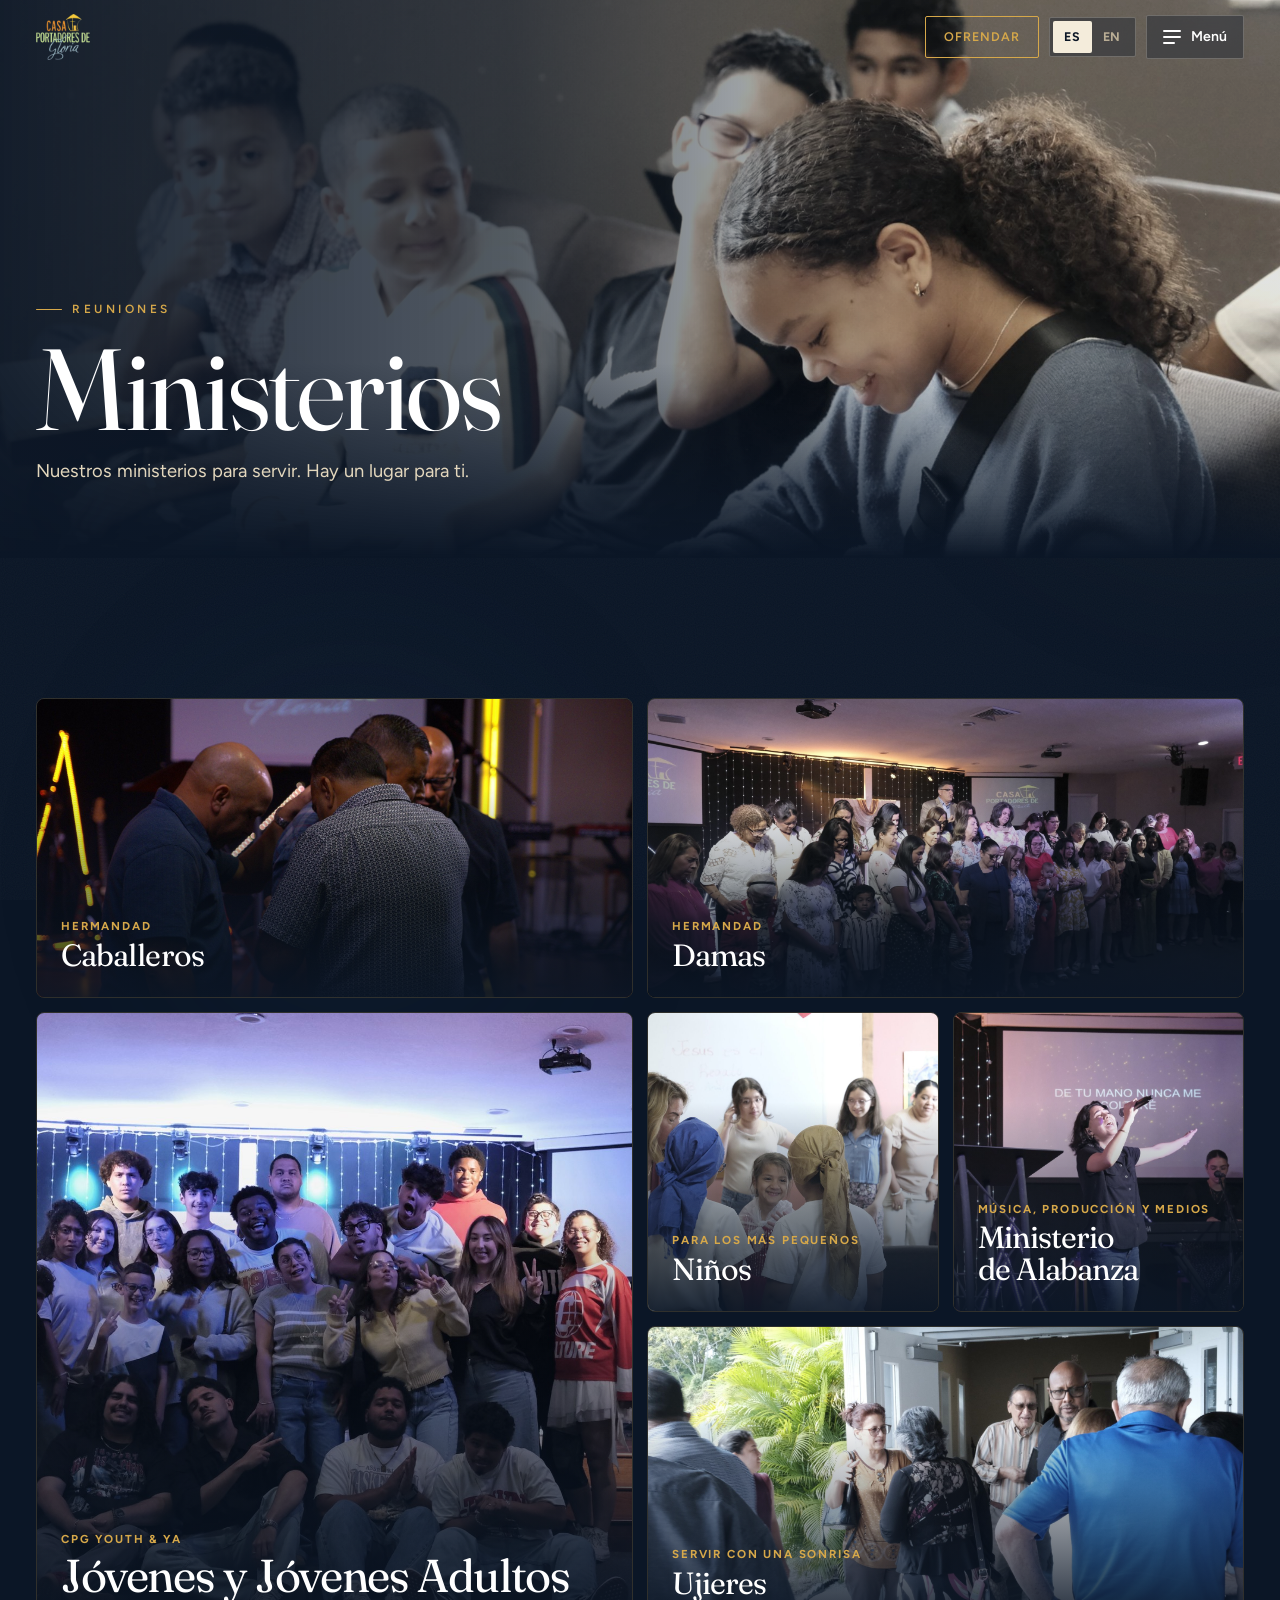
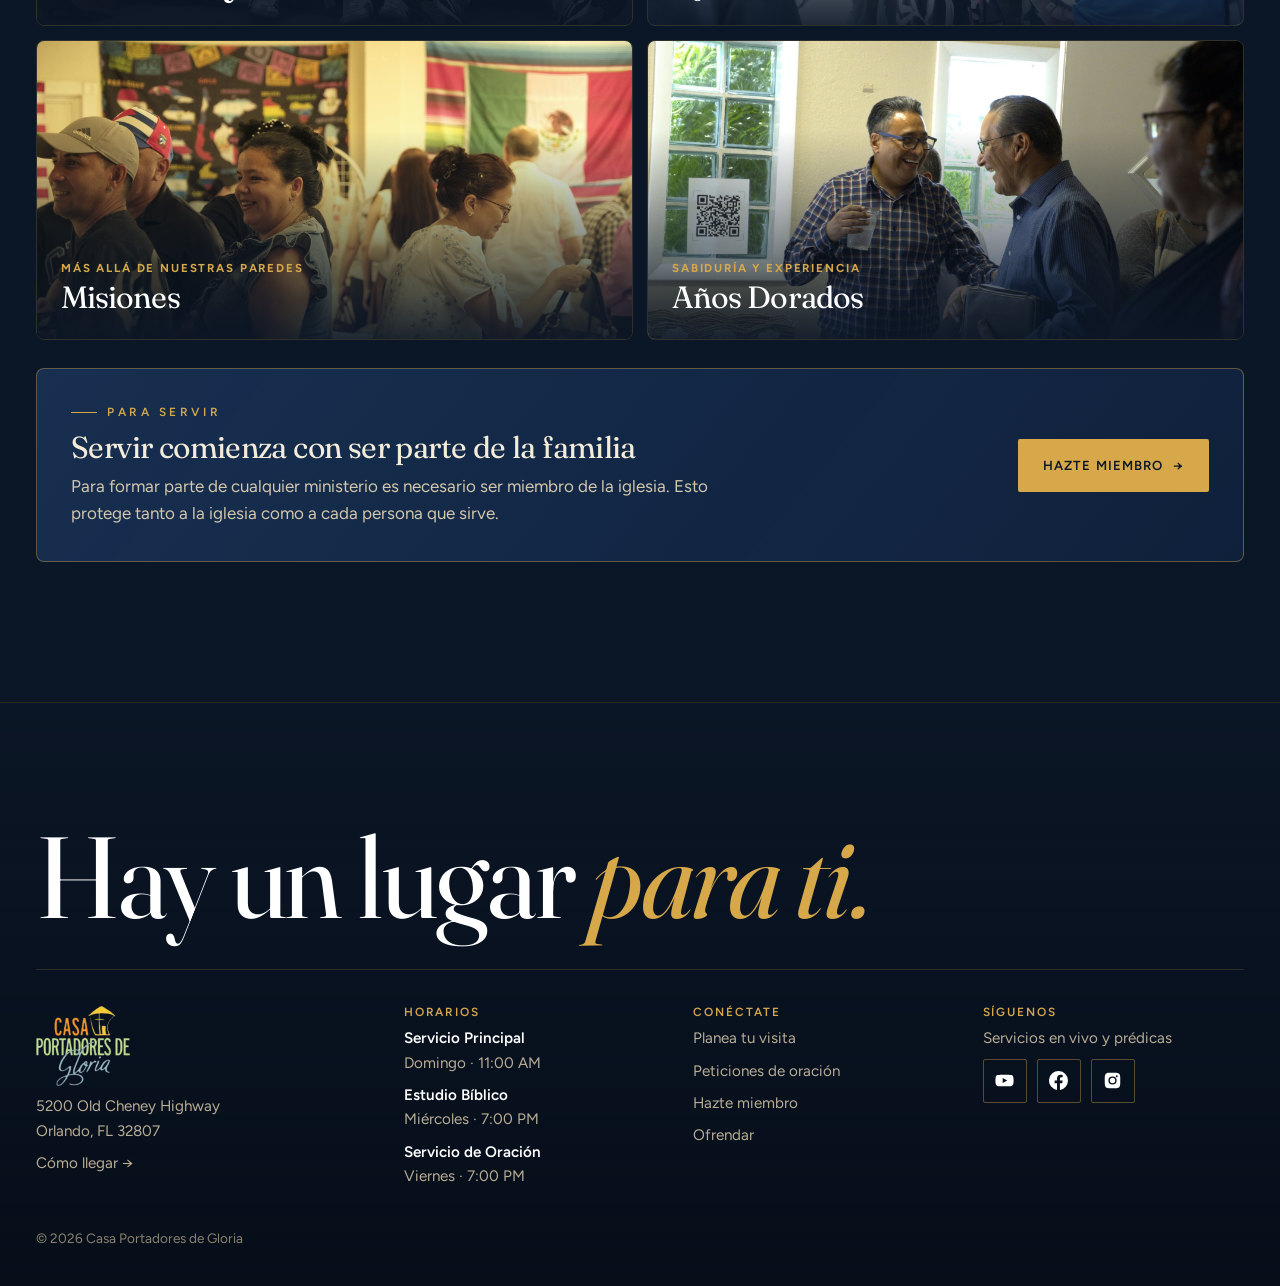
<file: ministerios.html>
<!doctype html>
<html lang="es">
<head>
<meta charset="utf-8">
<meta name="viewport" content="width=device-width, initial-scale=1, viewport-fit=cover">
<title>Ministerios · CPG</title>
<meta name="claude:viewport-fit-sides" content="cover">
<meta name="description" content="Casa Portadores de Gloria — iglesia cristiana bilingüe en Orlando, Florida.">
<meta property="og:type" content="website">
<meta property="og:site_name" content="Casa Portadores de Gloria">
<meta property="og:title" content="Ministerios · CPG">
<meta property="og:description" content="Iglesia cristiana bilingüe en Orlando, FL. Domingos 11:00 AM · 5200 Old Cheney Hwy.">
<meta property="og:url" content="https://cpgorlando.vercel.app/ministerios.html">
<meta property="og:image" content="https://cpgorlando.vercel.app/images/og-share.jpg">
<meta property="og:image:width" content="1200">
<meta property="og:image:height" content="630">
<meta property="og:image:alt" content="Casa Portadores de Gloria — Bienvenidos a casa">
<meta property="og:locale" content="es_US">
<meta name="twitter:card" content="summary_large_image">
<meta name="twitter:image" content="https://cpgorlando.vercel.app/images/og-share.jpg">
<meta name="theme-color" content="#0b1626">
<link rel="icon" type="image/png" href="images/favicon.png">
<link rel="apple-touch-icon" href="images/apple-touch-icon.png">
<link rel="icon" href="images/logo.png">
<link rel="preconnect" href="https://fonts.googleapis.com">
<link rel="preconnect" href="https://fonts.gstatic.com" crossorigin>
<link rel="stylesheet" href="https://fonts.googleapis.com/css2?family=Fraunces:ital,opsz,wght@0,9..144,300..600;1,9..144,300..600&family=Figtree:wght@400;500;600;700&display=swap">
<style>
/* Layout: dark, immersive. Full-bleed photo heroes that melt into a near-black stage,
   a slow-moving "stage light" aurora behind everything, glass cards with a cursor spotlight,
   and one living gradient (violet → blue → cyan) used for emphasis. Single dark look by design. */
:root {
  color-scheme: dark;
  --bg: #0b1626;
  --ink: #f5f5fa;
  --muted: #9b9db2;
  --faint: #6b6e85;
  --glass: rgba(255, 255, 255, 0.045);
  --glass-2: rgba(255, 255, 255, 0.08);
  --line: rgba(255, 255, 255, 0.09);
  --line-2: rgba(255, 255, 255, 0.18);
  --violet: #8b5cf6;
  --blue: #4f7bff;
  --cyan: #22d3ee;
  --grad: linear-gradient(100deg, #f0d79a 0%, #d6a84a 45%, #e8c77a 100%);
  --font-display: "Bricolage Grotesque", "Helvetica Neue", Arial, sans-serif;
  --font-body: "Instrument Sans", "Helvetica Neue", Arial, sans-serif;
  --radius: 24px;
  --gutter-l: max(16px, env(safe-area-inset-left, 0px));
  --gutter-r: max(16px, env(safe-area-inset-right, 0px));
}

* { box-sizing: border-box; }
html { scroll-behavior: smooth; background: var(--bg); }
body { margin: 0; background: var(--bg); color: var(--ink); font-family: var(--font-body); font-size: 17px; line-height: 1.6; -webkit-font-smoothing: antialiased; overflow-x: hidden; }
img { max-width: 100%; display: block; }
a { color: inherit; }
::selection { background: #d6a84a66; }
:focus-visible { outline: 2px solid var(--cyan); outline-offset: 3px; border-radius: 8px; }

/* stage-light aurora behind the whole site */
.aurora { position: fixed; inset: -20vmax; z-index: 0; pointer-events: none; filter: blur(60px); opacity: .5; }
main, footer { position: relative; z-index: 1; }
.aurora i { position: absolute; border-radius: 50%; mix-blend-mode: screen; }
.aurora i:nth-child(1) { width: 55vmax; height: 55vmax; left: 0; top: 0; background: radial-gradient(circle, #6d3df0 0%, transparent 62%); animation: drift1 26s ease-in-out infinite alternate; }
.aurora i:nth-child(2) { width: 50vmax; height: 50vmax; right: 0; top: 20vmax; background: radial-gradient(circle, #2c5bff 0%, transparent 62%); animation: drift2 32s ease-in-out infinite alternate; }
.aurora i:nth-child(3) { width: 45vmax; height: 45vmax; left: 25vmax; bottom: 0; background: radial-gradient(circle, #0fb5d4 0%, transparent 62%); animation: drift3 38s ease-in-out infinite alternate; opacity: .7; }
@keyframes drift1 { to { transform: translate(18vmax, 22vmax) scale(1.15); } }
@keyframes drift2 { to { transform: translate(-22vmax, 10vmax) scale(.9); } }
@keyframes drift3 { to { transform: translate(-14vmax, -20vmax) scale(1.2); } }
.grain { position: fixed; inset: 0; z-index: 0; pointer-events: none; opacity: .05;
  background-image: url("data:image/svg+xml,%3Csvg xmlns='http://www.w3.org/2000/svg' width='160' height='160'%3E%3Cfilter id='n'%3E%3CfeTurbulence type='fractalNoise' baseFrequency='.9' numOctaves='2' stitchTiles='stitch'/%3E%3C/filter%3E%3Crect width='100%25' height='100%25' filter='url(%23n)'/%3E%3C/svg%3E"); }

.en { display: none; }
:root[data-lang="en"] .en { display: revert; }
:root[data-lang="en"] .es { display: none; }

.wrap { max-width: 1240px; margin: 0 auto; padding-left: var(--gutter-l); padding-right: var(--gutter-r); }
h1, h2, h3 { font-family: var(--font-display); font-weight: 700; line-height: 1.02; letter-spacing: -0.03em; text-wrap: balance; margin: 0; }
h2 { font-size: clamp(2.3rem, 5.6vw, 4.4rem); }
h3 { font-size: 1.45rem; letter-spacing: -0.015em; line-height: 1.15; }
p { margin: 0; }
.grad, h1 em, h2 em, footer .big em { font-style: normal; background: var(--grad); -webkit-background-clip: text; background-clip: text; color: transparent; }
.eyebrow { display: inline-flex; align-items: center; gap: 10px; font-size: .78rem; font-weight: 600; letter-spacing: .16em; text-transform: uppercase; color: #d3c7ad; }
.eyebrow::before { content: ""; width: 22px; height: 2px; border-radius: 2px; background: var(--grad); }
.lead { font-size: 1.15rem; color: var(--muted); max-width: 58ch; }
section { padding-block: clamp(72px, 11vw, 140px); position: relative; }
.section-head { display: grid; gap: 16px; margin-bottom: clamp(36px, 5vw, 60px); }
.band { background: linear-gradient(180deg, transparent, rgba(255,255,255,.025) 20%, rgba(255,255,255,.025) 80%, transparent); }
.stack { display: grid; gap: 22px; align-content: start; }
.split { display: grid; grid-template-columns: 1fr 1fr; gap: clamp(32px, 6vw, 88px); align-items: center; }
.split > * { min-width: 0; }
.split img.photo { width: 100%; aspect-ratio: 4 / 3; object-fit: cover; border-radius: var(--radius); box-shadow: 0 40px 80px -30px #000c; }
@media (max-width: 860px) { .split { grid-template-columns: 1fr; } }

/* glass surface + cursor spotlight */
.glass, .quick a, .service, .event, .min-row, .expect > div, .way, .value, .form, .soon-block, .next-card, .visit, .pastors {
  background: var(--glass); border: 1px solid var(--line); backdrop-filter: blur(18px) saturate(140%); -webkit-backdrop-filter: blur(18px) saturate(140%);
}
.spot { position: relative; isolation: isolate; }
.spot::before { content: ""; position: absolute; inset: 0; border-radius: inherit; z-index: -1; opacity: 0; transition: opacity .3s ease;
  background: radial-gradient(420px circle at var(--mx, 50%) var(--my, 50%), rgba(214,168,74, .18), transparent 60%); }
.spot:hover::before { opacity: 1; }

/* buttons */
.btn { display: inline-flex; align-items: center; justify-content: center; gap: 10px; font: inherit; font-weight: 600; text-decoration: none; padding: 15px 26px; border-radius: 999px; border: 1px solid transparent; cursor: pointer; transition: transform .25s ease, box-shadow .25s ease, background .25s ease, color .25s ease, border-color .25s ease; }
.btn:hover { transform: translateY(-2px); }
.btn-primary, .btn-ink, .btn-gold { background: #fff; color: #0b1626; box-shadow: 0 0 0 0 #d6a84a00; }
.btn-primary:hover, .btn-ink:hover, .btn-gold:hover { box-shadow: 0 10px 40px -6px #d6a84aaa, 0 0 0 4px #d6a84a33; }
.btn-ghost, .btn-outline { background: var(--glass); border-color: var(--line-2); color: #fff; backdrop-filter: blur(10px); }
.btn-ghost:hover, .btn-outline:hover { background: var(--glass-2); border-color: #ffffff55; }
.actions, .cta-row { display: flex; flex-wrap: wrap; gap: 12px; }
.btn .arr { transition: transform .25s ease; }
.btn:hover .arr { transform: translateX(4px); }

/* header */
body::before { content: ""; position: fixed; inset: 0 0 auto; height: env(safe-area-inset-top, 0px); z-index: 10; background: var(--bg); }
.site-header { position: fixed; top: env(safe-area-inset-top, 0px); left: 0; right: 0; z-index: 9; color: #fff; transition: background .3s ease, border-color .3s ease; border-bottom: 1px solid transparent; }
.site-header.scrolled { background: rgba(11, 22, 38, .62); backdrop-filter: blur(20px) saturate(160%); -webkit-backdrop-filter: blur(20px) saturate(160%); border-bottom-color: var(--line); }
.site-header .wrap { display: flex; align-items: center; gap: 10px; padding-block: 14px; }
.brand { display: flex; align-items: center; margin-right: auto; text-decoration: none; }
.logo { height: 46px; width: auto; }
.logo-lg { height: 80px; }
.give-pill { font-size: .88rem; font-weight: 600; text-decoration: none; padding: 10px 18px; border-radius: 999px; background: #fff; color: #0b1626; white-space: nowrap; transition: box-shadow .25s ease; }
.give-pill:hover { box-shadow: 0 6px 30px -4px #d6a84aaa; }
.lang { display: inline-flex; border: 1px solid var(--line-2); border-radius: 999px; padding: 3px; background: rgba(11,22,38,.35); backdrop-filter: blur(10px); }
.lang button { font: inherit; font-size: .78rem; font-weight: 700; letter-spacing: .06em; border: 0; background: transparent; color: var(--muted); padding: 6px 11px; border-radius: 999px; cursor: pointer; }
.lang button[aria-pressed="true"] { background: #fff; color: #0b1626; }
.menu-btn { font: inherit; font-size: .88rem; font-weight: 600; display: inline-flex; align-items: center; gap: 10px; border: 1px solid var(--line-2); background: rgba(11,22,38,.35); backdrop-filter: blur(10px); color: #fff; padding: 10px 16px; border-radius: 999px; cursor: pointer; transition: background .2s ease; }
.menu-btn:hover { background: var(--glass-2); }
.menu-btn .bars { display: grid; gap: 4px; }
.menu-btn .bars i { display: block; width: 18px; height: 2px; background: currentColor; border-radius: 2px; }
.menu-btn .bars i:last-child { width: 12px; }
@media (max-width: 480px) { .give-pill { display: none; } .menu-btn .label { display: none; } }

/* full-screen menu */
.menu { position: fixed; inset: 0; z-index: 30; background: rgba(11, 22, 38, .92); backdrop-filter: blur(24px); color: #fff; overflow-y: auto;
  padding-top: calc(env(safe-area-inset-top, 0px) + 14px); padding-bottom: calc(env(safe-area-inset-bottom, 0px) + 32px); animation: fadeIn .3s ease; }
@keyframes fadeIn { from { opacity: 0; } }
.menu .wrap { display: grid; gap: clamp(28px, 5vw, 56px); }
.menu-top { display: flex; align-items: center; justify-content: space-between; gap: 16px; }
.menu-close { font: inherit; font-weight: 600; border: 1px solid var(--line-2); background: var(--glass); color: #fff; padding: 10px 18px; border-radius: 999px; cursor: pointer; }
.menu-groups { display: grid; grid-template-columns: repeat(4, 1fr); gap: 36px; }
.menu-group { display: grid; gap: 8px; align-content: start; min-width: 0; }
.menu-group h2 { font-family: var(--font-body); font-size: .76rem; font-weight: 600; letter-spacing: .16em; text-transform: uppercase; color: var(--faint); margin-bottom: 8px; }
.menu-group a { font-family: var(--font-display); font-weight: 600; font-size: clamp(1.55rem, 2.8vw, 2.2rem); letter-spacing: -0.025em; text-decoration: none; line-height: 1.15; display: inline-block; transition: transform .2s ease, opacity .2s ease; opacity: .8; animation: rise .5s ease backwards; }
.menu-group:nth-child(2) a { animation-delay: .05s; } .menu-group:nth-child(3) a { animation-delay: .1s; } .menu-group:nth-child(4) a { animation-delay: .15s; }
@keyframes rise { from { opacity: 0; transform: translateY(14px); } }
.menu-group a:hover { opacity: 1; transform: translateX(6px); }
.menu-group a[aria-current="page"] { opacity: 1; background: var(--grad); -webkit-background-clip: text; background-clip: text; color: transparent; }
@media (max-width: 860px) { .menu-groups { grid-template-columns: 1fr 1fr; } }
@media (max-width: 440px) { .menu-groups { grid-template-columns: 1fr; } }

/* full-bleed heroes */
.hero, .page-hero { padding: 0; }
.hero .hero-wrap, .page-hero .hero-wrap { max-width: none; padding: 0; }
.hero-frame { position: relative; overflow: hidden; color: #fff; isolation: isolate; }
.hero-frame > img, .hero-frame > picture > img { position: absolute; inset: 0; width: 100%; height: 110%; object-fit: cover; z-index: -2; will-change: transform; animation: heroIn 2.2s cubic-bezier(.2,.7,.2,1) both; }
@keyframes heroIn { from { transform: scale(1.12); filter: brightness(.4); } }
.hero-frame::after { content: ""; position: absolute; inset: 0; z-index: -1;
  background: linear-gradient(180deg, rgba(11,22,38,.55) 0%, rgba(11,22,38,.2) 30%, rgba(11,22,38,.55) 70%, var(--bg) 100%),
              linear-gradient(90deg, rgba(11,22,38,.7) 0%, transparent 60%); }
.hero-inner { max-width: 1240px; margin: 0 auto; display: grid; grid-template-columns: minmax(0, 1fr) auto; align-items: end; gap: 32px;
  min-height: min(92vh, 900px); padding: 130px max(16px, env(safe-area-inset-right, 0px)) clamp(48px, 7vw, 96px) max(16px, env(safe-area-inset-left, 0px)); }
.hero-inner > * { min-width: 0; }
.hero-copy { display: grid; gap: 24px; }
.hero h1 { font-size: clamp(3rem, 12vw, 9.5rem); font-weight: 800; letter-spacing: -0.05em; line-height: .9; }
.hero .hero-copy > p { font-size: clamp(1.05rem, 2vw, 1.3rem); color: #e3d7bd; max-width: 44ch; }
.hero-copy > * { animation: rise .9s cubic-bezier(.2,.7,.2,1) backwards; }
.hero-copy > *:nth-child(2) { animation-delay: .12s; } .hero-copy > *:nth-child(3) { animation-delay: .24s; } .hero-copy > *:nth-child(4) { animation-delay: .36s; }
@media (max-width: 860px) { .hero-inner { grid-template-columns: minmax(0, 1fr); min-height: 0; padding-top: 120px; } }

.next-card { width: min(100%, 340px); border-radius: 22px; padding: 22px; display: grid; gap: 12px; background: rgba(15, 15, 24, .55); border-color: var(--line-2); animation: rise 1s .5s cubic-bezier(.2,.7,.2,1) backwards; }
.next-card .lbl { font-size: .74rem; font-weight: 700; letter-spacing: .14em; text-transform: uppercase; color: #d6a84a; display: flex; align-items: center; gap: 8px; }
.next-card .lbl .dot { width: 8px; height: 8px; border-radius: 50%; background: var(--cyan); box-shadow: 0 0 12px var(--cyan); animation: blink 1.6s ease-in-out infinite; }
.next-card.is-live .lbl { color: #ff7a7a; }
.next-card.is-live .lbl .dot { background: #ff3b3b; box-shadow: 0 0 12px #ff3b3b; }
@keyframes blink { 50% { opacity: .3; } }
.next-card .name { font-family: var(--font-display); font-weight: 700; font-size: 1.55rem; letter-spacing: -0.02em; line-height: 1.1; }
.next-card .when { color: var(--muted); font-size: .95rem; }
.count { display: grid; grid-template-columns: repeat(3, 1fr); gap: 8px; }
.count div { background: rgba(255,255,255,.06); border: 1px solid var(--line); border-radius: 14px; padding: 10px 6px; text-align: center; }
.count b { display: block; font-family: var(--font-display); font-size: 1.8rem; font-weight: 700; font-variant-numeric: tabular-nums; line-height: 1.05; }
.count small { font-size: .7rem; color: var(--muted); text-transform: uppercase; letter-spacing: .1em; }
.next-card .btn { padding: 12px 18px; font-size: .92rem; }

/* marquee */
.marquee { padding-block: 34px; overflow: hidden; border-block: 1px solid var(--line); }
.marquee-track { display: flex; gap: 56px; width: max-content; animation: marquee 40s linear infinite; }
.marquee span { font-family: var(--font-display); font-weight: 800; font-size: clamp(2.2rem, 5vw, 4rem); letter-spacing: -0.04em; white-space: nowrap; display: inline-flex; align-items: center; gap: 56px; color: transparent; -webkit-text-stroke: 1px #ffffff40; }
.marquee span:nth-child(3n+1) { background: var(--grad); -webkit-background-clip: text; background-clip: text; -webkit-text-stroke: 0; }
.marquee span::after { content: "✦"; -webkit-text-stroke: 0; color: #d6a84a; font-size: .45em; }
@keyframes marquee { to { transform: translateX(-50%); } }

/* inner page heroes */
.page-hero .hero-frame { min-height: clamp(420px, 62vh, 640px); display: grid; align-items: end; }
.page-hero .hero-copy { max-width: 1240px; width: 100%; margin: 0 auto; padding: 130px max(16px, env(safe-area-inset-right, 0px)) clamp(36px, 6vw, 72px) max(16px, env(safe-area-inset-left, 0px)); display: grid; gap: 16px; }
.page-hero h1 { font-size: clamp(2.6rem, 10vw, 7.2rem); font-weight: 800; letter-spacing: -0.05em; line-height: .92; max-width: 13ch; }
.page-hero p.sub { color: #e3d7bd; font-size: 1.15rem; max-width: 48ch; }

/* welcome / pastors chip */
.pastors { display: flex; align-items: center; gap: 16px; padding: 10px 22px 10px 10px; border-radius: 999px; width: fit-content; max-width: 100%; }
.pastors img { width: 58px; height: 58px; border-radius: 50%; object-fit: cover; flex: none; }
.pastors .names { display: block; font-family: var(--font-display); font-weight: 700; font-size: 1.12rem; }
.pastors .role { display: block; color: var(--muted); font-size: .92rem; }
.pastors a { color: #d6a84a; font-weight: 600; text-decoration: none; }

/* photo strip */
.strip { display: grid; grid-template-columns: 1.4fr 1fr 1fr 1.2fr; gap: 14px; height: clamp(240px, 30vw, 400px); }
.strip img { width: 100%; height: 100%; object-fit: cover; border-radius: 20px; min-width: 0; transition: transform .6s cubic-bezier(.2,.7,.2,1), filter .6s ease; filter: saturate(.9); }
.strip img:hover { transform: translateY(-6px) scale(1.02); filter: saturate(1.1); }
@media (max-width: 700px) { .strip { grid-template-columns: 1fr 1fr; height: auto; grid-auto-rows: 170px; } }

/* quick links */
.quick { display: grid; grid-template-columns: repeat(4, 1fr); gap: 14px; }
.quick a { position: relative; overflow: hidden; isolation: isolate; display: grid; gap: 8px; align-content: end; min-height: 320px; padding: 26px; border-radius: var(--radius); text-decoration: none; transition: transform .3s ease, border-color .3s ease; }
.quick a img { position: absolute; inset: 0; width: 100%; height: 100%; object-fit: cover; z-index: -2; transition: transform .8s cubic-bezier(.2,.7,.2,1), filter .5s ease; filter: brightness(.85); }
.quick a:hover img { transform: scale(1.08); filter: brightness(1); }
.quick a::after { content: ""; position: absolute; inset: 0; z-index: -1; background: linear-gradient(180deg, rgba(11,22,38,.1) 20%, rgba(11,22,38,.88) 100%); }
.quick a span.go { position: absolute; top: 22px; right: 22px; background: rgba(11,22,38,.35); backdrop-filter: blur(8px); }
.quick span.d { color: #e3d7bd; }
.quick a:hover { transform: translateY(-6px); border-color: var(--line-2); }
.quick b { font-family: var(--font-display); font-weight: 700; font-size: 1.7rem; letter-spacing: -0.025em; line-height: 1.05; }
.quick span.d { color: var(--muted); font-size: .98rem; }
.quick span.go { width: 46px; height: 46px; border-radius: 50%; display: grid; place-items: center; border: 1px solid var(--line-2); font-size: 1.1rem; transition: transform .3s ease, background .3s ease, color .3s ease; }
.quick a:hover span.go { background: #fff; color: #0b1626; transform: rotate(-45deg); }
@media (max-width: 960px) { .quick { grid-template-columns: 1fr 1fr; } }
@media (max-width: 480px) { .quick { grid-template-columns: 1fr; } .quick a { min-height: 240px; } }

/* services */
.services { display: grid; grid-template-columns: repeat(3, 1fr); gap: 16px; }
.service { border-radius: var(--radius); overflow: hidden; display: grid; gap: 10px; align-content: start; padding: 0 26px 28px; min-width: 0; transition: transform .3s ease, border-color .3s ease; }
.service:hover { transform: translateY(-6px); border-color: var(--line-2); }
.service-img { width: calc(100% + 52px); max-width: none; margin: 0 -26px 14px; aspect-ratio: 16 / 11; object-fit: cover; }
.service .when { font-family: var(--font-display); font-size: 3.4rem; font-weight: 800; letter-spacing: -0.05em; line-height: 1; font-variant-numeric: tabular-nums; }
.service .when span { font-size: 1rem; color: var(--muted); font-family: var(--font-body); font-weight: 600; letter-spacing: 0; margin-left: 6px; }
.service p { color: var(--muted); }
@media (max-width: 820px) { .services { grid-template-columns: 1fr; } }
.visit { margin-top: 28px; display: flex; flex-wrap: wrap; align-items: center; gap: 16px 28px; padding: 22px 26px; border-radius: var(--radius); }
.visit address { font-style: normal; font-weight: 600; margin-right: auto; }
.visit address span { display: block; font-weight: 400; color: var(--muted); }

/* live band */
.live { overflow: hidden; }
.live .wrap { display: grid; grid-template-columns: 1.05fr 1fr; gap: clamp(28px, 5vw, 72px); align-items: center; }
.live .wrap > * { min-width: 0; }
.live h2 { font-size: clamp(2.6rem, 7vw, 5.2rem); }
.live p { color: var(--muted); max-width: 46ch; }
.live-badge { display: inline-flex; align-items: center; gap: 10px; font-size: .78rem; font-weight: 700; letter-spacing: .16em; text-transform: uppercase; color: #ff8a8a; }
.live-badge::before { content: ""; width: 10px; height: 10px; border-radius: 50%; background: #ff3b3b; box-shadow: 0 0 0 4px #ff3b3b33, 0 0 16px #ff3b3b; animation: pulse 1.8s ease-in-out infinite; }
@keyframes pulse { 50% { box-shadow: 0 0 0 10px #ff3b3b00, 0 0 16px #ff3b3b; } }
.live .shot { position: relative; border-radius: var(--radius); overflow: hidden; aspect-ratio: 4 / 3; border: 1px solid var(--line); box-shadow: 0 50px 100px -30px #d6a84a33; }
.live .shot img { width: 100%; height: 100%; object-fit: cover; transition: transform .8s ease; }
.live .shot:hover img { transform: scale(1.06); }
.live .shot .play { position: absolute; inset: 0; display: grid; place-items: center; text-decoration: none; background: rgba(11,22,38,.25); }
.live .shot .play span { width: 88px; height: 88px; border-radius: 50%; background: #fff; display: grid; place-items: center; transition: transform .25s ease; box-shadow: 0 0 0 14px #ffffff1f, 0 0 60px #d6a84aaa; }
.live .shot .play:hover span { transform: scale(1.1); }
@media (max-width: 820px) { .live .wrap { grid-template-columns: 1fr; } }
.social-btns { display: flex; flex-wrap: wrap; gap: 12px; }
.sbtn { display: inline-flex; align-items: center; gap: 10px; font-weight: 600; text-decoration: none; padding: 14px 22px; border-radius: 999px; color: #fff; background: var(--glass); border: 1px solid var(--line-2); transition: transform .25s ease, background .25s ease, border-color .25s ease; }
.sbtn:hover { transform: translateY(-2px); }
.sbtn svg { width: 20px; height: 20px; flex: none; }
.sbtn.yt svg { color: #ff3b3b; } .sbtn.fb svg { color: #4f8cff; }
.sbtn.yt:hover { background: #ff3b3b; border-color: #ff3b3b; } .sbtn.yt:hover svg { color: #fff; }
.sbtn.fb:hover { background: #1877f2; border-color: #1877f2; } .sbtn.fb:hover svg { color: #fff; }
.social-icons { display: flex; gap: 10px; }
.social-icons a { width: 44px; height: 44px; border-radius: 50%; display: grid; place-items: center; border: 1px solid var(--line-2); color: #fff; transition: background .2s ease, transform .2s ease; }
.social-icons a:hover { background: #fff; color: #0b1626; transform: translateY(-2px); }
.social-icons svg { width: 19px; height: 19px; }

/* events */
.events { display: grid; gap: 12px; }
.event { display: grid; grid-template-columns: 100px 1fr auto; gap: 26px; align-items: center; padding: 20px 26px; border-radius: var(--radius); transition: transform .3s ease, border-color .3s ease; }
.event:hover { transform: translateX(8px); border-color: var(--line-2); }
.event > * { min-width: 0; }
.date { text-align: center; border-radius: 18px; padding: 12px 6px; background: linear-gradient(160deg, #8b5cf633, #22d3ee22); border: 1px solid var(--line-2); }
.date .m { display: block; font-size: .76rem; font-weight: 700; letter-spacing: .14em; text-transform: uppercase; color: #d6a84a; }
.date .d { display: block; font-family: var(--font-display); font-weight: 800; font-size: 2.4rem; letter-spacing: -0.04em; line-height: 1.05; font-variant-numeric: tabular-nums; }
.event h3 { margin-bottom: 4px; }
.event p { color: var(--muted); }
.event::after { content: "→"; font-size: 1.4rem; color: #d6a84a; transition: transform .3s ease; }
.event:hover::after { transform: translateX(4px); }
.tag { display: inline-block; font-size: .7rem; font-weight: 700; letter-spacing: .1em; text-transform: uppercase; padding: 4px 10px; border-radius: 999px; border: 1px solid var(--line-2); color: #d3c7ad; margin-bottom: 8px; }
@media (max-width: 560px) { .event { grid-template-columns: 74px 1fr; gap: 16px; padding: 16px; } .event::after { display: none; } .date .d { font-size: 1.8rem; } }

/* ministries */
.min-list { display: grid; gap: 18px; }
.min-row { display: grid; grid-template-columns: 1fr 1fr; border-radius: var(--radius); overflow: hidden; min-height: 340px; transition: border-color .3s ease; }
.min-row:hover { border-color: var(--line-2); }
.min-row:nth-child(even) img { order: 2; }
.min-row > * { min-width: 0; }
.min-row img { width: 100%; height: 100%; object-fit: cover; transition: transform .8s cubic-bezier(.2,.7,.2,1); }
.min-row:hover img { transform: scale(1.05); }
.min-row .body { padding: clamp(26px, 4vw, 52px); display: grid; gap: 14px; align-content: center; }
.min-row .who { font-size: .78rem; font-weight: 600; letter-spacing: .16em; text-transform: uppercase; color: #d6a84a; }
.min-row h3 { font-size: clamp(2rem, 4vw, 3rem); letter-spacing: -0.035em; }
.min-row p { color: var(--muted); }
.min-row a.more { font-weight: 600; text-decoration: none; background: var(--grad); -webkit-background-clip: text; background-clip: text; color: transparent; width: fit-content; }
@media (max-width: 760px) { .min-row { grid-template-columns: 1fr; } .min-row:nth-child(even) img { order: 0; } .min-row img { aspect-ratio: 16 / 10; } }

/* pastors page */
.pastor-card { display: grid; grid-template-columns: minmax(0, 460px) 1fr; gap: clamp(28px, 6vw, 80px); align-items: center; }
.pastor-card > * { min-width: 0; }
.pastor-card img { width: 100%; aspect-ratio: 4 / 5; object-fit: cover; border-radius: var(--radius); box-shadow: 0 50px 100px -30px #d6a84a33; }
@media (max-width: 820px) { .pastor-card { grid-template-columns: 1fr; } }

/* highlights */
.hl-grid { display: grid; grid-template-columns: repeat(3, 1fr); gap: 16px; }
.hl { position: relative; border-radius: var(--radius); overflow: hidden; min-height: 420px; display: grid; align-content: end; color: #fff; isolation: isolate; border: 1px solid var(--line); min-width: 0; }
.hl img { position: absolute; inset: 0; width: 100%; height: 100%; object-fit: cover; z-index: -2; transition: transform .8s cubic-bezier(.2,.7,.2,1); }
.hl:hover img { transform: scale(1.07); }
.hl::after { content: ""; position: absolute; inset: 0; z-index: -1; background: linear-gradient(180deg, transparent 30%, rgba(11,22,38,.92) 100%); }
.hl .ph { position: absolute; inset: 0; z-index: -2; display: grid; place-items: start; padding: 24px; background: linear-gradient(150deg, #3b1d8f, #0b2a5e 60%, #0b1626); color: #ffffff99; font-size: .76rem; font-weight: 700; letter-spacing: .12em; text-transform: uppercase; }
.hl .body { padding: 26px; display: grid; gap: 6px; }
.hl h3 { font-size: 1.8rem; }
.hl p { color: #d3c7ad; }
@media (max-width: 900px) { .hl-grid { grid-template-columns: 1fr 1fr; } }
@media (max-width: 560px) { .hl-grid { grid-template-columns: 1fr; } .hl { min-height: 340px; } }

/* gallery + lightbox */
.gallery { display: grid; grid-template-columns: repeat(4, 1fr); grid-auto-rows: 240px; gap: 12px; }
.gallery img { width: 100%; height: 100%; object-fit: cover; border-radius: 18px; cursor: zoom-in; transition: transform .5s ease, filter .5s ease; filter: saturate(.9) brightness(.92); }
.gallery img:hover { transform: scale(1.02); filter: saturate(1.1) brightness(1); }
.g1 { grid-column: span 2; grid-row: span 2; }
@media (max-width: 760px) { .gallery { grid-template-columns: 1fr 1fr; grid-auto-rows: 170px; } }
.lightbox { position: fixed; inset: 0; z-index: 40; background: rgba(11,22,38,.94); backdrop-filter: blur(16px); display: grid; place-items: center; padding: max(16px, env(safe-area-inset-top, 0px)) 16px max(16px, env(safe-area-inset-bottom, 0px)); animation: fadeIn .25s ease; }
.lightbox img { max-height: 84vh; max-width: min(1100px, 100%); border-radius: 16px; object-fit: contain; }
.lb-btn { position: absolute; font: inherit; font-size: 1.3rem; width: 50px; height: 50px; border-radius: 50%; border: 1px solid var(--line-2); background: var(--glass); color: #fff; cursor: pointer; }
.lb-btn:hover { background: #fff; color: #0b1626; }
.lb-close { top: calc(env(safe-area-inset-top, 0px) + 16px); right: max(16px, env(safe-area-inset-right, 0px)); }
.lb-prev { left: max(16px, env(safe-area-inset-left, 0px)); top: 50%; }
.lb-next { right: max(16px, env(safe-area-inset-right, 0px)); top: 50%; }

/* give */
.give-grid { display: grid; grid-template-columns: 1.1fr 1fr; gap: clamp(28px, 6vw, 88px); align-items: start; }
.give-grid > * { min-width: 0; }
.verse { font-family: var(--font-display); font-weight: 600; font-size: clamp(2rem, 4.4vw, 3.2rem); letter-spacing: -0.035em; line-height: 1.08; }
.verse cite { display: block; margin-top: 16px; font-family: var(--font-body); font-weight: 600; font-style: normal; font-size: 1rem; letter-spacing: 0; color: #d6a84a; }
.ways { display: grid; gap: 14px; }
.way { border-radius: var(--radius); padding: 26px; display: grid; gap: 6px; }
.way p { color: var(--muted); }
.soon { font-size: .72rem; font-weight: 700; letter-spacing: .14em; text-transform: uppercase; color: #d6a84a; }
@media (max-width: 820px) { .give-grid { grid-template-columns: 1fr; } }

.soon-block { border-radius: var(--radius); padding: clamp(30px, 5vw, 60px); display: grid; gap: 16px; justify-items: start; }
.expect { display: grid; grid-template-columns: repeat(auto-fit, minmax(220px, 1fr)); gap: 14px; }
.expect > div { padding: 26px; border-radius: var(--radius); display: grid; gap: 8px; }
.expect p { color: var(--muted); }

/* values */
.values { display: grid; grid-template-columns: repeat(2, 1fr); gap: 14px; }
.value { border-radius: var(--radius); padding: clamp(24px, 3.5vw, 36px); display: grid; gap: 12px; align-content: start; min-width: 0; transition: transform .3s ease, border-color .3s ease; }
.value:hover { transform: translateY(-4px); border-color: var(--line-2); }
.value:first-child { grid-column: 1 / -1; background: linear-gradient(130deg, #6d3df0cc, #2c5bffcc 55%, #0fb5d4cc); border-color: transparent; }
.value:first-child h3 { font-size: clamp(2.2rem, 6vw, 4rem); letter-spacing: -0.045em; }
.value:first-child p { color: #ffffffe6; font-size: 1.2rem; }
.value:first-child .ref { background: #ffffff26; color: #fff; border-color: transparent; }
.value h3 { font-size: 1.6rem; }
.value p { color: var(--muted); font-size: 1.05rem; }
.refs { display: flex; flex-wrap: wrap; gap: 8px; margin-top: 4px; }
.ref { font-size: .8rem; font-weight: 600; padding: 6px 12px; border-radius: 999px; border: 1px solid var(--line-2); color: #e8d6a8; }
@media (max-width: 760px) { .values { grid-template-columns: 1fr; } }

/* forms */
.form { display: grid; gap: 16px; border-radius: var(--radius); padding: clamp(22px, 4vw, 38px); }
.form .row { display: grid; grid-template-columns: 1fr 1fr; gap: 16px; }
@media (max-width: 560px) { .form .row { grid-template-columns: 1fr; } }
.field { display: grid; gap: 6px; min-width: 0; }
.field label { font-weight: 600; font-size: .9rem; color: #e3d7bd; }
.field input, .field textarea, .field select { font: inherit; color: #fff; background: rgba(255,255,255,.05); border: 1px solid var(--line); border-radius: 14px; padding: 13px 15px; width: 100%; transition: border-color .2s ease, background .2s ease, box-shadow .2s ease; }
.field select option { background: #12121a; }
.field textarea { min-height: 130px; resize: vertical; }
.field input:focus, .field textarea:focus, .field select:focus { outline: none; border-color: #d6a84a; background: rgba(255,255,255,.08); box-shadow: 0 0 0 4px #d6a84a2e; }
.check { display: flex; gap: 10px; align-items: flex-start; font-size: .95rem; color: var(--muted); }
.check input { margin-top: 5px; accent-color: #d6a84a; }
.form button[type="submit"] { justify-self: start; font: inherit; font-weight: 600; border: 0; cursor: pointer; padding: 15px 28px; border-radius: 999px; background: #fff; color: #0b1626; transition: box-shadow .25s ease, transform .25s ease; }
.form button[type="submit"]:hover { transform: translateY(-2px); box-shadow: 0 10px 40px -6px #d6a84aaa; }
.form-note { font-size: .92rem; padding: 12px 14px; border-radius: 12px; background: #d6a84a22; border: 1px solid #d6a84a44; color: #f4ecdb; }

/* footer */
footer { padding-block: clamp(72px, 10vw, 120px) 36px; font-size: .95rem; color: var(--muted); border-top: 1px solid var(--line); background: linear-gradient(180deg, transparent, rgba(11,22,38,.8)); }
footer .wrap { display: grid; gap: 40px; }
footer .big { font-family: var(--font-display); font-weight: 800; font-size: clamp(2.8rem, 9vw, 7.5rem); letter-spacing: -0.05em; line-height: .92; color: #fff; }
footer .cols { display: grid; grid-template-columns: 1.3fr 1fr 1fr 1fr; gap: 28px; padding-top: 36px; border-top: 1px solid var(--line); }
footer .cols > * { min-width: 0; display: grid; gap: 8px; align-content: start; }
footer h2 { font-family: var(--font-body); font-size: .74rem; font-weight: 600; letter-spacing: .16em; text-transform: uppercase; color: #fff; }
footer a { color: var(--muted); text-decoration: none; transition: color .15s ease; }
footer a:hover { color: #fff; }
footer .legal { font-size: .85rem; color: var(--faint); }
@media (max-width: 900px) { footer .cols { grid-template-columns: 1fr 1fr; } }
@media (max-width: 520px) { footer .cols { grid-template-columns: 1fr; } }

/* scroll reveal: content is visible without JS; JS only adds the rise */
.js .rv { opacity: .001; transform: translateY(34px); transition: opacity .9s ease, transform .9s cubic-bezier(.2,.7,.2,1); }
.js .rv.in { opacity: 1; transform: none; }

@media (prefers-reduced-motion: reduce) {
  html { scroll-behavior: auto; }
  *, *::before, *::after { animation: none !important; transition: none !important; }
  .js .rv { opacity: 1; transform: none; }
}

.family { margin: 0; border-radius: var(--radius); overflow: hidden; border: 1px solid var(--line); box-shadow: 0 50px 100px -30px #d6a84a26; }
.family img { width: 100%; aspect-ratio: 16 / 9; object-fit: cover; }
@media (max-width: 640px) { .family img { aspect-ratio: 4 / 3; } }

[hidden] { display: none !important; }

/* pastors page: compact layout */
.page-hero.compact .hero-frame { min-height: clamp(280px, 34vw, 380px); }
.page-hero.compact h1 { font-size: clamp(2.4rem, 7vw, 4.6rem); }
.pastors-page { padding-block: clamp(48px, 7vw, 88px); }
.pastor-grid { display: grid; grid-template-columns: 1fr; max-width: 820px; gap: clamp(24px, 4vw, 48px); align-items: center; }
.pastor-grid > * { min-width: 0; }
.pastor-intro { display: grid; grid-template-columns: 200px 1fr; gap: 28px; align-items: center; }
.pastor-intro > * { min-width: 0; }
.pastor-photo { width: 200px; height: 240px; object-fit: cover; border-radius: 20px; border: 1px solid var(--line); }
.pastor-intro h2 { font-size: clamp(2rem, 3.6vw, 2.8rem); }
.soon-line { color: var(--muted); font-size: .95rem; display: flex; gap: 10px; align-items: center; flex-wrap: wrap; }
.family-card { margin: 0; position: relative; border-radius: var(--radius); overflow: hidden; border: 1px solid var(--line); }
.family-card img { width: 100%; aspect-ratio: 3 / 2; object-fit: cover; }
.family-card figcaption { position: absolute; left: 0; right: 0; bottom: 0; padding: 40px 20px 16px; display: grid; gap: 2px; background: linear-gradient(180deg, transparent, rgba(11,22,38,.85)); }
.family-card figcaption b { font-family: var(--font-display); font-size: 1.4rem; letter-spacing: -0.02em; }
@media (max-width: 960px) { .pastor-grid { grid-template-columns: 1fr; } }
@media (max-width: 520px) { .pastor-intro { grid-template-columns: 1fr; } .pastor-photo { width: 160px; height: 192px; } }

.pastor-photo { width: 220px; height: 264px; }
.pastor-intro { grid-template-columns: 220px 1fr; }
.calling { padding-block: clamp(40px, 6vw, 80px); }
.calling-grid { display: grid; grid-template-columns: 1fr 1fr; gap: clamp(24px, 5vw, 64px); align-items: center; }
.calling-grid > * { min-width: 0; }
.calling-photo { width: 100%; aspect-ratio: 3 / 2; object-fit: cover; border-radius: var(--radius); border: 1px solid var(--line); }
.family-section { padding-block: clamp(40px, 6vw, 80px); }
.family-section .family-card { max-width: 760px; margin: 0 auto; }
.family-card img { aspect-ratio: 16 / 9; }
@media (max-width: 820px) { .calling-grid { grid-template-columns: 1fr; } }

.ages { list-style: none; margin: 4px 0 0; padding: 0; display: flex; flex-wrap: wrap; gap: 8px; }
.ages li { font-size: .82rem; font-weight: 600; padding: 6px 12px; border-radius: 999px; border: 1px solid var(--line-2); color: #f4ecdb; background: rgba(214,168,74,.12); }

/* highlights: 5 cards -> 3 on top, 2 wide below */
.hl-grid { grid-template-columns: repeat(6, 1fr); }
.hl-grid > .hl { grid-column: span 2; }
.hl-grid > .hl:nth-child(n+4) { grid-column: span 2; }
@media (max-width: 900px) { .hl-grid { grid-template-columns: 1fr 1fr; } .hl-grid > .hl, .hl-grid > .hl:nth-child(n+4) { grid-column: span 1; } .hl-grid > .hl:last-child { grid-column: auto; } }
@media (max-width: 560px) { .hl-grid { grid-template-columns: 1fr; } }

/* home: scroll-lit verse (replaces the marquee) */
.verse-band { padding-block: clamp(80px, 13vw, 170px); border-block: 1px solid var(--line); position: relative; overflow: hidden; }
.verse-band::before { content: ""; position: absolute; left: 50%; top: 50%; width: 900px; height: 500px; transform: translate(-50%, -50%); background: radial-gradient(closest-side, rgba(214,168,74,.16), transparent); pointer-events: none; }
.verse-band .wrap { display: grid; gap: 28px; position: relative; }
.scroll-verse { margin: 0; font-family: var(--font-display); font-weight: 700; font-size: clamp(1.8rem, 4.2vw, 3.5rem); line-height: 1.1; letter-spacing: -0.03em; text-wrap: balance; max-width: 26ch; }
.scroll-verse span > span { color: rgba(245,245,250,.28); transition: color .4s ease; }
.scroll-verse span > span.lit { color: #f5f5fa; }
.scroll-verse span > span.g.lit { background: var(--grad); -webkit-background-clip: text; background-clip: text; color: transparent; }
.verse-ref { color: var(--muted); font-size: 1.05rem; }

.calling .lead { font-size: 1.05rem; }
.calling .stack { gap: 16px; }
.facts { margin: 8px 0 0; display: grid; grid-template-columns: repeat(3, 1fr); gap: 10px; }
.facts > div { padding: 14px 16px; border-radius: 16px; border: 1px solid var(--line); background: var(--glass); min-width: 0; }
.facts dt { font-family: var(--font-display); font-weight: 800; font-size: 1.5rem; letter-spacing: -0.03em; background: var(--grad); -webkit-background-clip: text; background-clip: text; color: transparent; }
.facts dd { margin: 2px 0 0; font-size: .85rem; color: var(--muted); line-height: 1.35; }
@media (max-width: 520px) { .facts { grid-template-columns: 1fr; } }
.calling-grid { align-items: start; }


.family-section { padding-block: clamp(48px, 7vw, 96px); border-top: 1px solid var(--line); }
.family-grid { display: grid; grid-template-columns: 1fr 1.25fr; gap: clamp(24px, 5vw, 64px); align-items: center; }
.family-grid > * { min-width: 0; }
.family-photo { width: 100%; aspect-ratio: 16 / 10; object-fit: cover; object-position: center 30%; border-radius: var(--radius); border: 1px solid var(--line); box-shadow: 0 40px 80px -30px #d6a84a33; }
@media (max-width: 820px) { .family-grid { grid-template-columns: 1fr; } .family-photo { order: -1; } }

/* beliefs: purpose + statement of faith */
.purpose { display: grid; gap: 18px; max-width: 900px; }
.purpose-text { font-family: var(--font-display); font-weight: 600; font-size: clamp(1.5rem, 3.2vw, 2.4rem); line-height: 1.2; letter-spacing: -0.025em; }
.faith-wrap { display: grid; gap: 0; }
.faith-list { display: grid; gap: 10px; }
.faith { border-radius: 18px; border: 1px solid var(--line); background: var(--glass); overflow: hidden; }
.faith[open] { border-color: var(--line-2); }
.faith summary { list-style: none; cursor: pointer; display: grid; grid-template-columns: 52px 1fr auto; align-items: center; gap: 14px; padding: 18px 22px; }
.faith summary::-webkit-details-marker { display: none; }
.faith .num { font-family: var(--font-display); font-weight: 800; font-size: 1rem; color: #d6a84a; }
.faith .ttl { font-family: var(--font-display); font-weight: 700; font-size: 1.3rem; letter-spacing: -0.02em; }
.faith .chev { width: 32px; height: 32px; border-radius: 50%; border: 1px solid var(--line-2); display: grid; place-items: center; transition: transform .25s ease; }
.faith[open] .chev { transform: rotate(45deg); }
.faith-body { padding: 0 22px 24px 88px; display: grid; gap: 14px; color: #d3c7ad; max-width: 900px; }
.faith-body h4 { margin: 8px 0 0; font-family: var(--font-display); font-size: 1.1rem; color: #fff; }
.faith-body p, .faith-body li { line-height: 1.7; }
.faith-body ul { margin: 0; padding-left: 20px; display: grid; gap: 10px; }
.affiliation { margin-top: 36px; padding: 24px 26px; border-radius: var(--radius); border: 1px solid var(--line); display: grid; gap: 10px; color: var(--muted); max-width: 900px; }
@media (max-width: 600px) { .faith summary { grid-template-columns: 36px 1fr auto; padding: 16px; } .faith-body { padding: 0 16px 20px; } }
.purpose-text em { font-style: normal; background: var(--grad); -webkit-background-clip: text; background-clip: text; color: transparent; }

.serve-note { margin-top: 28px; display: flex; flex-wrap: wrap; align-items: center; justify-content: space-between; gap: 20px 32px; padding: clamp(22px, 4vw, 34px); border-radius: var(--radius); border: 1px solid var(--line-2); background: linear-gradient(130deg, rgba(109,61,240,.22), rgba(44,91,255,.16) 55%, rgba(15,181,212,.14)); }
.serve-note > .stack { flex: 1 1 420px; min-width: 0; }
.serve-title { font-family: var(--font-display); font-weight: 700; font-size: clamp(1.4rem, 2.6vw, 1.9rem); letter-spacing: -0.02em; line-height: 1.15; }
.serve-note p:not(.eyebrow):not(.serve-title) { color: #d3c7ad; max-width: 60ch; }

/* ministries: photo bento with hover reveal */
.min-bento { display: grid; grid-template-columns: repeat(4, 1fr); grid-auto-rows: 300px; gap: 14px; }
.min-tile { position: relative; overflow: hidden; border-radius: var(--radius); border: 1px solid var(--line); isolation: isolate; display: grid; align-content: end; color: #fff; min-width: 0; outline: none; }
.min-tile:nth-child(1), .min-tile:nth-child(2), .min-tile:nth-child(6), .min-tile:nth-child(7) { grid-column: span 2; }
.min-tile:nth-child(3) { grid-column: span 2; grid-row: span 2; }
.min-tile:nth-child(8) { grid-column: span 2; }
.min-tile > img { position: absolute; inset: 0; width: 100%; height: 100%; object-fit: cover; z-index: -2; transition: transform .9s cubic-bezier(.2,.7,.2,1), filter .6s ease; filter: saturate(.95); }
.min-tile::after { content: ""; position: absolute; inset: 0; z-index: -1; background: linear-gradient(180deg, rgba(11,22,38,0) 30%, rgba(11,22,38,.92) 100%); transition: background .5s ease; }
.min-tile .body { padding: 22px 24px; display: grid; gap: 4px; }
.min-tile .who { font-size: .72rem; font-weight: 700; letter-spacing: .16em; text-transform: uppercase; color: #d6a84a; }
.min-tile h3 { font-size: clamp(1.5rem, 2.4vw, 2.1rem); letter-spacing: -0.03em; }
.min-tile:nth-child(3) h3 { font-size: clamp(2rem, 3.6vw, 3rem); }
.min-tile .reveal { display: grid; gap: 10px; max-height: 0; opacity: 0; overflow: hidden; transition: max-height .5s ease, opacity .4s ease, margin .4s ease; }
.min-tile .reveal p { color: #e3d7bd; font-size: .95rem; line-height: 1.5; }
.min-tile .more { font-weight: 600; color: #fff; text-decoration: none; width: fit-content; padding: 8px 14px; border-radius: 999px; background: rgba(255,255,255,.14); backdrop-filter: blur(8px); }
.min-tile .more:hover { background: #fff; color: #0b1626; }
.min-tile:hover > img, .min-tile:focus-within > img { transform: scale(1.07); filter: saturate(1.1); }
.min-tile:hover::after, .min-tile:focus-within::after { background: linear-gradient(180deg, rgba(11,22,38,.15) 0%, rgba(11,22,38,.94) 100%); }
.min-tile:hover .reveal, .min-tile:focus-within .reveal { max-height: 240px; opacity: 1; margin-top: 6px; }
@media (hover: none) { .min-tile .reveal { max-height: none; opacity: 1; margin-top: 6px; } .min-tile::after { background: linear-gradient(180deg, rgba(11,22,38,.05) 20%, rgba(11,22,38,.94) 100%); } }
@media (max-width: 960px) { .min-bento { grid-template-columns: 1fr 1fr; grid-auto-rows: 280px; } .min-tile:nth-child(n) { grid-column: span 1; grid-row: span 1; } .min-tile:nth-child(3), .min-tile:nth-child(8) { grid-column: span 2; } }
@media (max-width: 600px) { .min-bento { grid-template-columns: 1fr; grid-auto-rows: 340px; } .min-tile:nth-child(n) { grid-column: span 1; } }


/* ===================== A · GLORIA theme (navy + gold, serif) ===================== */
:root {
  --bg: #0b1626; --ink: #f4ecdb; --muted: #b9ad95; --faint: #8a8170;
  --glass: rgba(244,236,219,.04); --glass-2: rgba(244,236,219,.08);
  --line: rgba(214,168,74,.18); --line-2: rgba(214,168,74,.4);
  --gold: #d6a84a; --gold-2: #e8c77a;
  --grad: linear-gradient(100deg, #e8c77a, #d6a84a 60%, #b8862e);
  --font-display: "Fraunces", Georgia, "Times New Roman", serif;
  --font-body: "Figtree", "Helvetica Neue", Arial, sans-serif;
  --radius: 8px;
}
html, body { background: var(--bg); }
.aurora { opacity: .35; filter: blur(90px); }
.aurora i:nth-child(1) { background: radial-gradient(circle, #1d3a63 0%, transparent 62%); }
.aurora i:nth-child(2) { background: radial-gradient(circle, #6b5320 0%, transparent 62%); opacity: .6; }
.aurora i:nth-child(3) { background: radial-gradient(circle, #16304f 0%, transparent 62%); }
.grain { opacity: .04; }

h1, h2, h3 { font-family: var(--font-display); font-weight: 400; letter-spacing: -0.015em; line-height: 1.02; }
h3 { font-weight: 500; }
.grad, h1 em, h2 em, footer .big em, .purpose-text em { background: none; -webkit-background-clip: initial; background-clip: initial; color: var(--gold); font-style: italic; }
.eyebrow { color: var(--gold); letter-spacing: .3em; font-size: .74rem; }
.eyebrow::before { background: var(--gold); height: 1px; width: 26px; }
.lead { color: var(--muted); }

/* buttons: square, gold */
.btn { border-radius: 2px; text-transform: uppercase; letter-spacing: .08em; font-size: .82rem; padding: 15px 24px; }
.btn-primary, .btn-ink, .btn-gold { background: var(--gold); color: var(--bg); box-shadow: none; }
.btn-primary:hover, .btn-ink:hover, .btn-gold:hover { background: var(--gold-2); box-shadow: 0 10px 30px -10px rgba(214,168,74,.6); }
.btn-ghost, .btn-outline { background: transparent; border-color: rgba(244,236,219,.4); color: var(--ink); backdrop-filter: none; }
.btn-ghost:hover, .btn-outline:hover { border-color: var(--gold); color: var(--gold); background: transparent; }
.give-pill { border-radius: 2px; background: transparent; color: var(--gold); border: 1px solid var(--gold); text-transform: uppercase; letter-spacing: .08em; font-size: .78rem; }
.give-pill:hover { background: var(--gold); color: var(--bg); box-shadow: none; }
.lang, .menu-btn { border-radius: 2px; border-color: rgba(244,236,219,.25); }
.lang button { border-radius: 2px; }
.lang button[aria-pressed="true"] { background: var(--ink); color: var(--bg); }
.site-header.scrolled { background: rgba(11,22,38,.82); }
.form button[type="submit"] { border-radius: 2px; background: var(--gold); color: var(--bg); text-transform: uppercase; letter-spacing: .08em; font-size: .85rem; }
.field input, .field textarea, .field select { border-radius: 4px; color: var(--ink); }
.field input:focus, .field textarea:focus, .field select:focus { border-color: var(--gold); box-shadow: 0 0 0 3px rgba(214,168,74,.18); }

/* hero: warm cinematic photo with navy fade from the left */
.hero-frame > img, .hero-frame > picture > img, .page-hero .hero-frame > img { filter: sepia(.18) saturate(.92); }
.hero-frame::after { background: linear-gradient(90deg, rgba(11,22,38,.95) 0%, rgba(11,22,38,.7) 40%, rgba(11,22,38,.12) 75%), linear-gradient(0deg, var(--bg) 0%, transparent 35%); }
.hero h1 { font-weight: 400; font-size: clamp(3.2rem, 9vw, 7.4rem); letter-spacing: -0.02em; line-height: .95; }
.page-hero h1 { font-weight: 400; letter-spacing: -0.02em; }
.hero .hero-copy > p, .page-hero p.sub { color: #e3d7bd; }
.next-card { background: rgba(11,22,38,.72); border: 1px solid var(--line-2); border-radius: 4px; }
.next-card .lbl .dot { background: var(--gold); box-shadow: 0 0 10px var(--gold); }
.next-card .name { font-weight: 400; }
.count div { border-radius: 2px; background: rgba(244,236,219,.05); border-color: var(--line); }
.count b { font-weight: 400; color: var(--gold); }

/* verse */
.scroll-verse { font-weight: 400; letter-spacing: -0.02em; line-height: 1.15; }
.scroll-verse span > span { color: rgba(244,236,219,.22); }
.scroll-verse span > span.lit { color: var(--ink); }
.scroll-verse span > span.g.lit { background: none; color: var(--gold); font-style: italic; }
.verse-band::before { background: radial-gradient(closest-side, rgba(214,168,74,.12), transparent); }

/* cards: hairline gold borders, small radius */
.quick a, .service, .event, .min-tile, .expect > div, .way, .value, .soon-block, .visit, .pastors, .form, .faith, .affiliation, .hl, .facts > div, .serve-note { border-radius: var(--radius); }
.service .when, .facts dt, .date .d, .faith .ttl, .count b { font-family: var(--font-display); font-weight: 400; }
.facts dt { background: none; color: var(--gold); -webkit-background-clip: initial; background-clip: initial; }
.quick a span.go, .faith .chev, .social-icons a { border-radius: 2px; }
.quick a:hover span.go { background: var(--gold); color: var(--bg); }
.date { background: transparent; border: 1px solid var(--line-2); border-radius: 2px; }
.date .m, .min-tile .who, .soon, .verse cite, .faith .num, .pastors a { color: var(--gold); }
.tag, .ages li, .ref { border-radius: 2px; border-color: var(--line-2); color: #e8d6a8; background: rgba(214,168,74,.08); }
.value:first-child { background: linear-gradient(130deg, #1d3a63, #13284a 60%, #0f1f38); border: 1px solid var(--line-2); }
.value:first-child .ref { background: rgba(214,168,74,.15); color: var(--gold-2); }
.serve-note { background: linear-gradient(130deg, rgba(29,58,99,.7), rgba(19,40,74,.6)); border-color: var(--line-2); }
.min-tile .more { border-radius: 2px; }
.min-tile .more:hover, .lb-btn:hover, .social-icons a:hover { background: var(--gold); color: var(--bg); }
.live .shot .play span { box-shadow: 0 0 0 14px rgba(244,236,219,.12), 0 0 50px rgba(214,168,74,.5); }
.live .shot, .pastor-card img, .family-photo, .calling-photo, .split img.photo { border-radius: var(--radius); }
.live-badge { color: #ff9a8a; }
.menu { background: rgba(11,22,38,.96); }
.menu-group a[aria-current="page"] { background: none; color: var(--gold); -webkit-background-clip: initial; background-clip: initial; font-style: italic; }
.menu-group a { font-weight: 400; }
.marquee span { font-family: var(--font-display); font-weight: 400; }
.min-tile h3, .hl h3, .quick b, .menu-group a, .serve-title, .verse, .purpose-text { font-weight: 400; }
footer { background: linear-gradient(180deg, transparent, rgba(6,13,24,.9)); }
footer .big { font-weight: 400; letter-spacing: -0.02em; }
footer h2 { color: var(--gold); }
::selection { background: rgba(214,168,74,.4); }
:focus-visible { outline-color: var(--gold); }

/* pastors page: consistent photo sizes (overrides) */
.pastor-grid { max-width: 1240px; }
.pastor-intro { grid-template-columns: minmax(0, 5fr) minmax(0, 6fr); gap: clamp(28px, 5vw, 72px); align-items: center; }
.pastor-photo { width: 100%; height: auto; aspect-ratio: 4 / 5; max-height: 600px; object-fit: cover; border-radius: var(--radius); border: 1px solid var(--line); }
.pastor-intro h2 { font-size: clamp(2.2rem, 4.4vw, 3.6rem); }
.calling-grid { grid-template-columns: minmax(0, 5fr) minmax(0, 6fr); align-items: center; gap: clamp(28px, 5vw, 72px); }
.calling-photo { aspect-ratio: 4 / 5; max-height: 600px; filter: brightness(1.12) contrast(1.05); }
.family-grid { grid-template-columns: minmax(0, 6fr) minmax(0, 5fr); gap: clamp(28px, 5vw, 72px); }
.family-photo { aspect-ratio: 5 / 4; object-position: 50% 30%; }
.family-grid { grid-template-columns: minmax(0, 5fr) minmax(0, 7fr); }
@media (max-width: 860px) {
  .pastor-intro, .calling-grid, .family-grid { grid-template-columns: 1fr; }
  .pastor-photo, .calling-photo, .family-photo { aspect-ratio: 4 / 3; max-height: none; order: -1; }
  .pastor-photo { aspect-ratio: 1 / 1; object-position: center 20%; }
}

/* gallery: compact preview, expandable */
.gallery { grid-template-columns: repeat(3, 1fr); grid-auto-rows: 240px; gap: 12px; position: relative; }
.gallery img { border-radius: 6px; }
.gallery img:nth-child(n+4) { display: none; }
.gallery:not(.expanded)::after { content: var(--more, ""); position: absolute; right: 0; top: 0; width: calc((100% - 24px) / 3); height: 240px; display: grid; place-items: center; background: rgba(11,22,38,.6); color: var(--ink); font-family: var(--font-display); font-size: 2.6rem; border-radius: 6px; pointer-events: none; }
.gallery.expanded { grid-auto-rows: 240px; }
.gallery.expanded img:nth-child(n+4) { display: block; animation: rise .45s ease backwards; }
.gallery-actions { margin-top: 18px; display: flex; justify-content: center; }
@media (max-width: 760px) {
  /* phones: swipeable carousel of large photos */
  .gallery, .gallery.expanded { display: flex; gap: 10px; overflow-x: auto; scroll-snap-type: x mandatory; -webkit-overflow-scrolling: touch;
    margin-left: calc(-1 * var(--gutter-l)); margin-right: calc(-1 * var(--gutter-r)); padding: 0 var(--gutter-r) 6px var(--gutter-l); scroll-padding-left: var(--gutter-l); scrollbar-width: none; }
  .gallery::-webkit-scrollbar { display: none; }
  .gallery img, .gallery img:nth-child(n), .gallery.expanded img { display: block; flex: 0 0 84%; height: 300px; scroll-snap-align: start; border-radius: 8px; }
  .gallery:not(.expanded)::after { display: none; }
  .gallery-actions { display: none; }
  .swipe-hint { display: flex; }
}

.swipe-hint { display: none; align-items: center; gap: 8px; margin-top: 12px; color: var(--muted); font-size: .85rem; letter-spacing: .04em; }
.swipe-hint b { color: var(--gold); font-weight: 600; font-variant-numeric: tabular-nums; }

.sbtn.ig svg { color: #e1306c; }
.sbtn.ig:hover { background: linear-gradient(45deg, #f58529, #dd2a7b 55%, #8134af); border-color: transparent; }
.sbtn.ig:hover svg { color: #fff; }

/* location card with illustrated map */
.loc-card { margin-top: 28px; display: grid; grid-template-columns: minmax(0, 1.15fr) minmax(0, 1fr); border: 1px solid var(--line-2); border-radius: var(--radius); overflow: hidden; background: rgba(15,31,54,.6); }
.loc-visual { position: relative; display: block; min-height: 280px; overflow: hidden; }
.loc-map { position: absolute; inset: 0; width: 100%; height: 100%; transition: transform .8s cubic-bezier(.2,.7,.2,1); }
.loc-visual:hover .loc-map { transform: scale(1.05); }
.loc-pulse { transform-origin: 0 0; animation: locPulse 2.4s ease-out infinite; }
.loc-pulse.d2 { animation-delay: 1.2s; }
@keyframes locPulse { from { transform: scale(.6); opacity: .55; } to { transform: scale(3.2); opacity: 0; } }
.loc-pin path { filter: drop-shadow(0 6px 10px rgba(0,0,0,.45)); }
.loc-chip { position: absolute; left: 18px; bottom: 18px; padding: 8px 14px; border-radius: 2px; background: rgba(11,22,38,.85); border: 1px solid var(--line-2); color: var(--gold); font-size: .78rem; font-weight: 600; letter-spacing: .12em; text-transform: uppercase; }
.loc-info { padding: clamp(24px, 4vw, 40px); display: grid; gap: 14px; align-content: center; }
.loc-info address { font-style: normal; display: grid; gap: 2px; }
.loc-info address b { font-family: var(--font-display); font-weight: 400; font-size: clamp(1.6rem, 3vw, 2.2rem); letter-spacing: -0.015em; line-height: 1.1; }
.loc-info address span { color: var(--muted); font-size: 1.05rem; }
.loc-note { color: var(--muted); font-size: .95rem; }
.loc-actions { display: flex; flex-wrap: wrap; gap: 10px; margin-top: 6px; }
@media (max-width: 820px) { .loc-card { grid-template-columns: 1fr; } .loc-visual { min-height: 220px; } }

/* "Dónde estamos": real map figure + pinned photo */
.where { border-top: 1px solid var(--line); }
.where-grid { display: grid; grid-template-columns: minmax(0, 7fr) minmax(0, 5fr); gap: clamp(36px, 6vw, 88px); align-items: center; }
.where-fig { margin: 0; position: relative; padding: 0 0 56px 0; }
.where-map { position: relative; aspect-ratio: 4 / 3; border: 1px solid var(--line-2); border-radius: var(--radius); overflow: hidden; background: #0f1f36; box-shadow: 0 50px 90px -40px #000; }
.where-map .loc-map { position: absolute; inset: 0; width: 100%; height: 100%; }
.where-map iframe { position: absolute; inset: -60px -60px; width: calc(100% + 120px); height: calc(100% + 120px); border: 0; pointer-events: none;
  filter: grayscale(1) invert(.92) contrast(.9) brightness(.95); }
.where-tint { position: absolute; inset: 0; pointer-events: none; background: #16345f; mix-blend-mode: color; opacity: .9; }
.where-tint::after { content: ""; position: absolute; inset: 0; background: radial-gradient(ellipse at 50% 50%, transparent 45%, rgba(11,22,38,.75) 100%); }
.where-ring { position: absolute; left: 50%; top: 50%; width: 0; height: 0; pointer-events: none; }
.where-ring i { position: absolute; left: -22px; top: -22px; width: 44px; height: 44px; border-radius: 50%; border: 2px solid var(--gold); animation: whereRing 2.6s ease-out infinite; }
.where-ring i + i { animation-delay: 1.3s; }
@keyframes whereRing { from { transform: scale(.4); opacity: .9; } to { transform: scale(3.4); opacity: 0; } }
.where-tag { position: absolute; left: 16px; top: 16px; padding: 8px 12px; background: rgba(11,22,38,.88); border: 1px solid var(--line-2); border-radius: 2px; color: var(--gold); font-size: .74rem; font-weight: 600; letter-spacing: .14em; text-transform: uppercase; }
.where-open { position: absolute; inset: 0; display: flex; align-items: flex-start; justify-content: flex-end; padding: 16px; text-decoration: none; }
.where-open span { padding: 8px 12px; background: var(--gold); color: var(--bg); border-radius: 2px; font-size: .74rem; font-weight: 700; letter-spacing: .12em; text-transform: uppercase; opacity: 0; transform: translateY(-4px); transition: opacity .25s ease, transform .25s ease; }
.where-open:hover span, .where-open:focus-visible span { opacity: 1; transform: none; }
.where-photo { position: absolute; left: clamp(-28px, -2vw, 0px); bottom: 0; width: 38%; aspect-ratio: 4 / 5; object-fit: cover; border-radius: 4px; border: 6px solid var(--bg); outline: 1px solid var(--line-2); box-shadow: 0 30px 60px -20px #000; transform: rotate(-3deg); filter: sepia(.15); }
.where-fig figcaption { position: absolute; right: 0; bottom: 14px; color: var(--muted); font-size: .78rem; letter-spacing: .14em; text-transform: uppercase; }
.where-info { display: grid; gap: 22px; }
.where-info .section-head { margin-bottom: 0; }
.where-info address { font-style: normal; display: grid; gap: 2px; }
.where-info address b { font-family: var(--font-display); font-weight: 400; font-size: clamp(1.6rem, 3vw, 2.3rem); letter-spacing: -0.015em; line-height: 1.1; }
.where-info address span { color: var(--muted); font-size: 1.05rem; }
.where-times { list-style: none; margin: 0; padding: 0; border-top: 1px solid var(--line); }
.where-times li { display: grid; grid-template-columns: 56px 92px 1fr; align-items: baseline; gap: 12px; padding: 12px 0; border-bottom: 1px solid var(--line); }
.where-times .d { color: var(--gold); font-size: .74rem; font-weight: 700; letter-spacing: .16em; text-transform: uppercase; }
.where-times b { font-family: var(--font-display); font-weight: 400; font-size: 1.25rem; font-variant-numeric: tabular-nums; }
.where-times .n { color: var(--muted); }
.where-note { margin: 0; color: var(--muted); font-size: .95rem; }
.where-plan { justify-self: start; color: var(--gold); text-decoration: none; font-weight: 600; font-size: .95rem; }
.where-plan:hover .arr { transform: translateX(4px); }
.where-plan .arr { display: inline-block; transition: transform .25s ease; }
@media (max-width: 900px) {
  .where-grid { grid-template-columns: minmax(0, 1fr); }
  .where-fig { padding-bottom: 44px; }
  .where-photo { left: 8px; width: 34%; border-width: 4px; }
  .where-fig figcaption { font-size: .68rem; bottom: 10px; }
}
@media (max-width: 420px) { .where-times li { grid-template-columns: 44px 78px 1fr; gap: 8px; } .where-times b { font-size: 1.1rem; } .where-fig figcaption { display: none; } }
@media (prefers-reduced-motion: reduce) { .where-ring i { animation: none; opacity: .6; } }

/* "Qué esperar": icon boxes */
.expect > div { position: relative; gap: 10px; align-content: start; transition: border-color .3s ease, transform .3s ease; }
.expect > div:hover { border-color: var(--line-2); transform: translateY(-3px); }
.exp-ico { display: grid; place-items: center; width: 56px; height: 56px; margin-bottom: 8px; border: 1px solid var(--line-2); border-radius: 2px; color: var(--gold); background: rgba(214,168,74,.06); transition: background .3s ease, color .3s ease; }
.exp-ico svg { width: 28px; height: 28px; stroke-width: 1.7; }
.expect > div:hover .exp-ico { background: var(--gold); color: var(--bg); }
.expect h3 { font-size: 1.45rem; }

/* giving: online card leads */
.way-online { gap: 10px; border-color: var(--line-2); background: linear-gradient(130deg, rgba(29,58,99,.75), rgba(19,40,74,.6)); }
.way-online .btn { justify-self: start; margin-top: 8px; }

/* ---------- phones: calm, one thing at a time ---------- */
@media (max-width: 600px) {
  section { padding-block: 72px; }
  .section-head { margin-bottom: 26px; }
  h2 { font-size: clamp(2.1rem, 9.5vw, 2.7rem); }
  .lead { font-size: 1.05rem; line-height: 1.65; }

  /* hero: headline, one sentence, one button, one quiet link */
  .hero-frame::after { background: linear-gradient(0deg, var(--bg) 0%, rgba(11,22,38,.9) 26%, rgba(11,22,38,.45) 52%, rgba(11,22,38,.12) 72%, rgba(11,22,38,.55) 100%); }
  .hero-frame > picture > img { object-position: var(--m-pos, 50% 30%) !important; height: 104%; filter: saturate(1.02) contrast(1.04); }
  .hero .hero-frame { min-height: 100vh; min-height: 100svh; display: flex; flex-direction: column; justify-content: flex-end; }
  .hero-inner { width: 100%; padding-top: 140px; padding-bottom: 104px; }
  .hero::after { content: ""; position: absolute; left: 50%; bottom: 34px; width: 12px; height: 12px; margin-left: -6px;
    border-right: 1.5px solid var(--gold); border-bottom: 1.5px solid var(--gold); transform: rotate(45deg); opacity: .8;
    animation: heroCue 2.2s ease-in-out infinite; pointer-events: none; }
  .hero-copy { gap: 20px; }
  .hero .eyebrow, .next-card { display: none; }
  .hero h1 { font-size: 3.4rem; }
  .hero .hero-copy > p { font-size: 1.05rem; }
  .hero h1, .hero .hero-copy > p { text-shadow: 0 2px 22px rgba(11,22,38,.7); }
  .hero .actions { display: flex; align-items: center; gap: 22px; flex-wrap: wrap; }
  .hero .actions .btn-primary { padding: 16px 22px; }
  .hero .actions .btn-ghost { border: 0; padding: 0; background: none; text-decoration: underline; text-underline-offset: 5px; text-decoration-color: rgba(214,168,74,.6); }

  /* verse: a little smaller so it reads as one calm block */
  .verse-band { padding-block: 72px; }
  .scroll-verse { font-size: 1.75rem; line-height: 1.25; }

  /* welcome: text + one photo; drop the extra photo row */
  .split img.photo { aspect-ratio: 4 / 3; }
  .strip { display: none; }
  section:has(> .strip) { display: none; }

  /* "¿Cómo te podemos ayudar?": a simple list, no photos */
  .quick { grid-template-columns: 1fr; gap: 0; border-top: 1px solid var(--line); }
  .quick a { min-height: 0; padding: 22px 52px 22px 0; border: 0; border-bottom: 1px solid var(--line); border-radius: 0; background: none; gap: 4px; transform: none !important; }
  .quick a img, .quick a::after { display: none; }
  .quick b { font-size: 1.4rem; }
  .quick span.d { display: block; font-size: .95rem; }
  .quick a span.go { top: 50%; right: 0; transform: translateY(-50%); width: 38px; height: 38px; background: none; backdrop-filter: none; }

  /* live: words + buttons; hide the big thumbnail */
  .live .shot { display: none; }
  .social-btns { display: grid; grid-template-columns: 1fr; gap: 10px; }
  .sbtn { justify-content: center; }

  /* events: date, title, one line of detail */
  .event { padding: 18px; gap: 16px; }
  .event p { display: -webkit-box; -webkit-line-clamp: 2; -webkit-box-orient: vertical; overflow: hidden; font-size: .95rem; }
  .event .tag { display: none; }

  /* footer: the essentials only */
  footer { padding-top: 64px; }
  footer .big { font-size: 2.4rem; }
  footer .cols > :nth-child(3) { display: none; }
}
@keyframes heroCue { 0%, 100% { transform: translateY(0) rotate(45deg); opacity: .8; } 50% { transform: translateY(7px) rotate(45deg); opacity: .35; } }
@media (prefers-reduced-motion: reduce) { .hero::after { animation: none; } }

/* longer scripture on the giving page */
.verse.verse-long { font-size: clamp(1.5rem, 2.6vw, 2.25rem); line-height: 1.3; letter-spacing: -0.01em; max-width: 30ch; }
@media (max-width: 600px) { .verse.verse-long { font-size: 1.45rem; } }

</style>
</head>
<body>
<div class="aurora" aria-hidden="true"><i></i><i></i><i></i></div><div class="grain" aria-hidden="true"></div>

<header class="site-header">
  <div class="wrap">
    <a class="brand" href="index.html"><img class="logo" src="images/logo.png" alt="Casa Portadores de Gloria" width="600" height="511"></a>
    <a class="give-pill" href="https://give.tithe.ly/?formId=1d0a6db2-1fd2-4e47-a150-3e891cfab3f8&amp;locationId=8738e6ec-eb21-4808-9f24-1148a0f17b5d&amp;fundId=c3bb9a7b-24f9-4adc-bb63-8488060e0ea7" target="_blank" rel="noopener"><span class="es">Ofrendar</span><span class="en">Give</span></a>
    <div class="lang" role="group" aria-label="Idioma / Language">
      <button type="button" id="lang-es" data-set-lang="es" aria-pressed="true">ES</button>
      <button type="button" id="lang-en" data-set-lang="en" aria-pressed="false">EN</button>
    </div>
    <button type="button" class="menu-btn" id="menu-open" aria-controls="menu" aria-expanded="false">
      <span class="bars" aria-hidden="true"><i></i><i></i><i></i></span><span class="label"><span class="es">Menú</span><span class="en">Menu</span></span>
    </button>
  </div>
</header>
<div class="menu" id="menu" hidden>
  <div class="wrap">
    <div class="menu-top">
      <img class="logo" src="images/logo.png" alt="Casa Portadores de Gloria" width="600" height="511">
      <button type="button" class="menu-close" id="menu-close"><span class="es">Cerrar</span><span class="en">Close</span></button>
    </div>
    <nav class="menu-groups" aria-label="Principal"><div class="menu-group"><h2><span class="es">Inicio</span><span class="en">Home</span></h2><a href="index.html"><span class="es">Bienvenidos</span><span class="en">Welcome</span></a></div><div class="menu-group"><h2><span class="es">Nosotros</span><span class="en">About</span></h2><a href="nosotros.html"><span class="es">Quiénes somos</span><span class="en">Who we are</span></a><a href="pastores.html"><span class="es">Nuestros pastores</span><span class="en">Our pastors</span></a><a href="creencias.html"><span class="es">Lo que creemos</span><span class="en">Our beliefs</span></a></div><div class="menu-group"><h2><span class="es">Reuniones</span><span class="en">Gatherings</span></h2><a href="servicios.html"><span class="es">Servicios semanales</span><span class="en">Weekly services</span></a><a href="eventos.html"><span class="es">Eventos</span><span class="en">Events</span></a><a href="destacados.html"><span class="es">Momentos destacados</span><span class="en">Highlights</span></a><a href="ministerios.html" aria-current="page"><span class="es">Ministerios</span><span class="en">Ministries</span></a></div><div class="menu-group"><h2><span class="es">Conéctate</span><span class="en">Connect</span></h2><a href="visitanos.html"><span class="es">Planea tu visita</span><span class="en">Plan a visit</span></a><a href="oracion.html"><span class="es">Peticiones de oración</span><span class="en">Prayer requests</span></a><a href="membresia.html"><span class="es">Hazte miembro</span><span class="en">Become a member</span></a><a href="ofrendar.html"><span class="es">Ofrendar</span><span class="en">Give</span></a></div></nav>
    <div class="social-icons"><a href="https://www.youtube.com/@casaportadoresdegloria" target="_blank" rel="noopener" aria-label="YouTube"><svg viewBox="0 0 24 24" aria-hidden="true"><path fill="currentColor" d="M23 7.2a3 3 0 0 0-2.1-2.1C19 4.6 12 4.6 12 4.6s-7 0-8.9.5A3 3 0 0 0 1 7.2 31 31 0 0 0 .5 12a31 31 0 0 0 .5 4.8 3 3 0 0 0 2.1 2.1c1.9.5 8.9.5 8.9.5s7 0 8.9-.5a3 3 0 0 0 2.1-2.1c.4-1.6.5-3.2.5-4.8s-.1-3.2-.5-4.8ZM9.7 15.1V8.9l5.8 3.1-5.8 3.1Z"/></svg></a><a href="https://www.facebook.com/PortadoresCPG" target="_blank" rel="noopener" aria-label="Facebook"><svg viewBox="0 0 24 24" aria-hidden="true"><path fill="currentColor" d="M24 12a12 12 0 1 0-13.9 11.9v-8.4H7.1V12h3V9.4c0-3 1.8-4.7 4.5-4.7 1.3 0 2.7.2 2.7.2v3h-1.5c-1.5 0-2 .9-2 1.9V12h3.4l-.5 3.5h-2.9v8.4A12 12 0 0 0 24 12Z"/></svg></a><a href="https://www.instagram.com/casaportadoresdegloria" target="_blank" rel="noopener" aria-label="Instagram"><svg viewBox="0 0 24 24" aria-hidden="true"><path fill="currentColor" d="M12 2.2c3.2 0 3.6 0 4.8.1 1.2.1 1.8.2 2.2.4.6.2 1 .5 1.4.9.4.4.7.8.9 1.4.2.4.4 1.1.4 2.2.1 1.3.1 1.6.1 4.8s0 3.6-.1 4.8c-.1 1.2-.2 1.8-.4 2.2-.2.6-.5 1-.9 1.4-.4.4-.8.7-1.4.9-.4.2-1.1.4-2.2.4-1.3.1-1.6.1-4.8.1s-3.6 0-4.8-.1c-1.2-.1-1.8-.2-2.2-.4-.6-.2-1-.5-1.4-.9-.4-.4-.7-.8-.9-1.4-.2-.4-.4-1.1-.4-2.2C2.2 15.6 2.2 15.2 2.2 12s0-3.6.1-4.8c.1-1.2.2-1.8.4-2.2.2-.6.5-1 .9-1.4.4-.4.8-.7 1.4-.9.4-.2 1.1-.4 2.2-.4C8.4 2.2 8.8 2.2 12 2.2Zm0 4.6a5.2 5.2 0 1 0 0 10.4 5.2 5.2 0 0 0 0-10.4Zm0 8.6a3.4 3.4 0 1 1 0-6.8 3.4 3.4 0 0 1 0 6.8Zm5.4-9.9a1.2 1.2 0 1 0 0 2.4 1.2 1.2 0 0 0 0-2.4Z"/></svg></a></div>
  </div>
</div>

<main>


<section class="page-hero">
  <div class="wrap hero-wrap">
    <div class="hero-frame">
      <img src="images/ninos-biblias.jpg" style="object-position: 40% 45%" alt="">
      <div class="hero-copy">
        <p class="eyebrow"><span class="es">Reuniones</span><span class="en">Gatherings</span></p>
        <h1><span class="es">Ministerios</span><span class="en">Ministries</span></h1>
        <p class="sub"><span class="es">Nuestros ministerios para servir. Hay un lugar para ti.</span><span class="en">Our ministries to serve. There's a place for you.</span></p>
      </div>
    </div>
  </div>
</section>
<section>
  <div class="wrap">
    <div class="min-bento">
      <article class="min-tile" tabindex="0">
        <img src="images/hombres-orando.jpg" style="object-position: 50% center" alt="" loading="lazy">
        <div class="body">
          <span class="who"><span class="es">Hermandad</span><span class="en">Brotherhood</span></span>
          <h3><span class="es">Caballeros</span><span class="en">Men&#39;s Ministry</span></h3>
          <div class="reveal"><p><span class="es">Hombres que se apoyan, oran juntos y crecen como líderes en su hogar y en la iglesia.</span><span class="en">Men who support each other, pray together, and grow as leaders at home and in the church.</span></p><a class="more" href="membresia.html"><span class="es">Quiero servir →</span><span class="en">I want to serve →</span></a></div>
        </div>
      </article>
      <article class="min-tile" tabindex="0">
        <img src="images/damas-oracion.jpg" style="object-position: 45% 55%" alt="" loading="lazy">
        <div class="body">
          <span class="who"><span class="es">Hermandad</span><span class="en">Sisterhood</span></span>
          <h3><span class="es">Damas</span><span class="en">Women&#39;s Ministry</span></h3>
          <div class="reveal"><p><span class="es">Mujeres que se animan en la fe, oran unas por otras y sirven con amor.</span><span class="en">Women who encourage each other in faith, pray for one another, and serve with love.</span></p><a class="more" href="membresia.html"><span class="es">Quiero servir →</span><span class="en">I want to serve →</span></a></div>
        </div>
      </article>
      <article class="min-tile" tabindex="0">
        <img src="images/youth-grupo.jpg" style="object-position: 50% 55%" alt="" loading="lazy">
        <div class="body">
          <span class="who"><span class="es">CPG Youth &amp; YA</span><span class="en">CPG Youth &amp; YA</span></span>
          <h3><span class="es">Jóvenes y Jóvenes Adultos</span><span class="en">Youth &amp; Young Adults</span></h3>
          <div class="reveal"><p><span class="es">Estudio bíblico los miércoles, noches de adoración Glory Night, deportes y mucha comunión.</span><span class="en">Wednesday Bible study, Glory Night worship nights, sports, and plenty of fellowship.</span></p><a class="more" href="https://cpgyouth.vercel.app" target="_blank" rel="noopener"><span class="es">Visitar CPG Youth →</span><span class="en">Visit CPG Youth →</span></a></div>
        </div>
      </article>
      <article class="min-tile" tabindex="0">
        <img src="images/ninos-clase.jpg" style="object-position: 45% center" alt="" loading="lazy">
        <div class="body">
          <span class="who"><span class="es">Para los más pequeños</span><span class="en">For the little ones</span></span>
          <h3><span class="es">Niños</span><span class="en">Kids Ministry</span></h3>
          <div class="reveal"><p><span class="es">Un lugar seguro y alegre donde los niños aprenden la Palabra de Dios y crecen en su fe.</span><span class="en">A safe, joyful place where kids learn God's Word and grow in their faith.</span></p><a class="more" href="membresia.html"><span class="es">Quiero servir →</span><span class="en">I want to serve →</span></a></div>
        </div>
      </article>
      <article class="min-tile" tabindex="0">
        <img src="images/alabanza-cantante.jpg" style="object-position: 50% 30%" alt="" loading="lazy">
        <div class="body">
          <span class="who"><span class="es">Música, producción y medios</span><span class="en">Music, production &amp; media</span></span>
          <h3><span class="es">Ministerio de Alabanza</span><span class="en">Worship Team</span></h3>
          <div class="reveal"><p><span class="es">Músicos, cantantes y el equipo de producción y medios que guían a la iglesia a adorar y llevan cada servicio en vivo.</span><span class="en">Musicians, singers, and the production and media team who lead the church in worship and bring every service live.</span></p><a class="more" href="membresia.html"><span class="es">Quiero servir →</span><span class="en">I want to serve →</span></a></div>
        </div>
      </article>
      <article class="min-tile" tabindex="0">
        <img src="images/entrada-saludo.jpg" style="object-position: 55% center" alt="" loading="lazy">
        <div class="body">
          <span class="who"><span class="es">Servir con una sonrisa</span><span class="en">Serving with a smile</span></span>
          <h3><span class="es">Ujieres</span><span class="en">Ushers</span></h3>
          <div class="reveal"><p><span class="es">Los primeros en recibirte: dan la bienvenida, ayudan a cada familia a encontrar su lugar y cuidan el orden del servicio.</span><span class="en">The first faces you meet: they welcome you, help every family find a seat, and keep each service running smoothly.</span></p><a class="more" href="membresia.html"><span class="es">Quiero servir →</span><span class="en">I want to serve →</span></a></div>
        </div>
      </article>
      <article class="min-tile" tabindex="0">
        <img src="images/noche-internacional.jpg" style="object-position: 40% center" alt="" loading="lazy">
        <div class="body">
          <span class="who"><span class="es">Más allá de nuestras paredes</span><span class="en">Beyond our walls</span></span>
          <h3><span class="es">Misiones</span><span class="en">Missions</span></h3>
          <div class="reveal"><p><span class="es">Llevamos el evangelio y el amor de Cristo a nuestra comunidad y a las naciones.</span><span class="en">We carry the gospel and the love of Christ to our community and to the nations.</span></p><a class="more" href="membresia.html"><span class="es">Quiero servir →</span><span class="en">I want to serve →</span></a></div>
        </div>
      </article>
      <article class="min-tile" tabindex="0">
        <img src="images/hermanos-ventana.jpg" style="object-position: 45% center" alt="" loading="lazy">
        <div class="body">
          <span class="who"><span class="es">Sabiduría y experiencia</span><span class="en">Wisdom and experience</span></span>
          <h3><span class="es">Años Dorados</span><span class="en">Golden Years</span></h3>
          <div class="reveal"><p><span class="es">Hombres y mujeres de fe probada que bendicen a la iglesia con su sabiduría, oración y ejemplo.</span><span class="en">Men and women of proven faith who bless the church with their wisdom, prayer, and example.</span></p><a class="more" href="membresia.html"><span class="es">Quiero servir →</span><span class="en">I want to serve →</span></a></div>
        </div>
      </article>
    </div>
    <div class="serve-note">
      <div class="stack" style="gap:8px">
        <p class="eyebrow"><span class="es">Para servir</span><span class="en">To serve</span></p>
        <p class="serve-title"><span class="es">Servir comienza con ser parte de la familia</span><span class="en">Serving starts with belonging</span></p>
        <p><span class="es">Para formar parte de cualquier ministerio es necesario ser miembro de la iglesia. Esto protege tanto a la iglesia como a cada persona que sirve.</span><span class="en">To be part of any ministry, you need to be a member of the church. This protects both the church and every person who serves.</span></p>
      </div>
      <a class="btn btn-primary" href="membresia.html"><span class="es">Hazte miembro</span><span class="en">Become a member</span> <span class="arr">→</span></a>
    </div>
  </div>
</section>

</main>

<footer>
  <div class="wrap">
    <p class="big"><span class="es">Hay un lugar <em>para ti.</em></span><span class="en">There's a place <em>for you.</em></span></p>
    <div class="cols">
      <div>
        <img class="logo logo-lg" src="images/logo.png" alt="Casa Portadores de Gloria" width="600" height="511" loading="lazy">
        <span>5200 Old Cheney Highway<br>Orlando, FL 32807</span>
        <a href="https://www.google.com/maps/search/?api=1&query=5200+Old+Cheney+Highway+Orlando+FL+32807" target="_blank" rel="noopener"><span class="es">Cómo llegar →</span><span class="en">Get directions →</span></a>
      </div>
      <div>
        <h2><span class="es">Horarios</span><span class="en">Service times</span></h2>
        <span><strong style="color:#fff;font-weight:600"><span class="es">Servicio Principal</span><span class="en">Main Service</span></strong><br><span class="es">Domingo</span><span class="en">Sunday</span> · 11:00 AM</span>
        <span><strong style="color:#fff;font-weight:600"><span class="es">Estudio Bíblico</span><span class="en">Bible Study</span></strong><br><span class="es">Miércoles</span><span class="en">Wednesday</span> · 7:00 PM</span>
        <span><strong style="color:#fff;font-weight:600"><span class="es">Servicio de Oración</span><span class="en">Prayer Service</span></strong><br><span class="es">Viernes</span><span class="en">Friday</span> · 7:00 PM</span>
      </div>
      <div>
        <h2><span class="es">Conéctate</span><span class="en">Connect</span></h2>
        <a href="visitanos.html"><span class="es">Planea tu visita</span><span class="en">Plan a visit</span></a>
        <a href="oracion.html"><span class="es">Peticiones de oración</span><span class="en">Prayer requests</span></a>
        <a href="membresia.html"><span class="es">Hazte miembro</span><span class="en">Become a member</span></a>
        <a href="ofrendar.html"><span class="es">Ofrendar</span><span class="en">Give</span></a>
      </div>
      <div>
        <h2><span class="es">Síguenos</span><span class="en">Follow us</span></h2>
        <span><span class="es">Servicios en vivo y prédicas</span><span class="en">Live services and sermons</span></span>
        <div class="social-icons"><a href="https://www.youtube.com/@casaportadoresdegloria" target="_blank" rel="noopener" aria-label="YouTube"><svg viewBox="0 0 24 24" aria-hidden="true"><path fill="currentColor" d="M23 7.2a3 3 0 0 0-2.1-2.1C19 4.6 12 4.6 12 4.6s-7 0-8.9.5A3 3 0 0 0 1 7.2 31 31 0 0 0 .5 12a31 31 0 0 0 .5 4.8 3 3 0 0 0 2.1 2.1c1.9.5 8.9.5 8.9.5s7 0 8.9-.5a3 3 0 0 0 2.1-2.1c.4-1.6.5-3.2.5-4.8s-.1-3.2-.5-4.8ZM9.7 15.1V8.9l5.8 3.1-5.8 3.1Z"/></svg></a><a href="https://www.facebook.com/PortadoresCPG" target="_blank" rel="noopener" aria-label="Facebook"><svg viewBox="0 0 24 24" aria-hidden="true"><path fill="currentColor" d="M24 12a12 12 0 1 0-13.9 11.9v-8.4H7.1V12h3V9.4c0-3 1.8-4.7 4.5-4.7 1.3 0 2.7.2 2.7.2v3h-1.5c-1.5 0-2 .9-2 1.9V12h3.4l-.5 3.5h-2.9v8.4A12 12 0 0 0 24 12Z"/></svg></a><a href="https://www.instagram.com/casaportadoresdegloria" target="_blank" rel="noopener" aria-label="Instagram"><svg viewBox="0 0 24 24" aria-hidden="true"><path fill="currentColor" d="M12 2.2c3.2 0 3.6 0 4.8.1 1.2.1 1.8.2 2.2.4.6.2 1 .5 1.4.9.4.4.7.8.9 1.4.2.4.4 1.1.4 2.2.1 1.3.1 1.6.1 4.8s0 3.6-.1 4.8c-.1 1.2-.2 1.8-.4 2.2-.2.6-.5 1-.9 1.4-.4.4-.8.7-1.4.9-.4.2-1.1.4-2.2.4-1.3.1-1.6.1-4.8.1s-3.6 0-4.8-.1c-1.2-.1-1.8-.2-2.2-.4-.6-.2-1-.5-1.4-.9-.4-.4-.7-.8-.9-1.4-.2-.4-.4-1.1-.4-2.2C2.2 15.6 2.2 15.2 2.2 12s0-3.6.1-4.8c.1-1.2.2-1.8.4-2.2.2-.6.5-1 .9-1.4.4-.4.8-.7 1.4-.9.4-.2 1.1-.4 2.2-.4C8.4 2.2 8.8 2.2 12 2.2Zm0 4.6a5.2 5.2 0 1 0 0 10.4 5.2 5.2 0 0 0 0-10.4Zm0 8.6a3.4 3.4 0 1 1 0-6.8 3.4 3.4 0 0 1 0 6.8Zm5.4-9.9a1.2 1.2 0 1 0 0 2.4 1.2 1.2 0 0 0 0-2.4Z"/></svg></a></div>
      </div>
    </div>
    <p class="legal">© 2026 Casa Portadores de Gloria</p>
  </div>
</footer>


<script>
(function () {
  var root = document.documentElement;
  // Always open a new page at the top (phones and in-app viewers otherwise keep the old scroll spot)
  try { if ('scrollRestoration' in history) history.scrollRestoration = 'manual'; } catch (e) {}
  function toTop() { if (!location.hash) window.scrollTo(0, 0); }
  toTop(); window.addEventListener('load', toTop); window.addEventListener('pageshow', toTop);
  document.addEventListener('click', function (e) {
    var a = e.target.closest && e.target.closest('a[href$=".html"]');
    if (a) { document.body.style.overflow = ''; window.scrollTo(0, 0); }
  });
  function setLang(lang) {
    root.setAttribute('data-lang', lang);
    root.setAttribute('lang', lang);
    document.querySelectorAll('[data-set-lang]').forEach(function (b) {
      b.setAttribute('aria-pressed', String(b.getAttribute('data-set-lang') === lang));
    });
    try { localStorage.setItem('cpg-lang', lang); } catch (e) {}
  }
  var saved = null;
  try { saved = localStorage.getItem('cpg-lang'); } catch (e) {}
  setLang(saved === 'en' ? 'en' : 'es');
  document.querySelectorAll('[data-set-lang]').forEach(function (b) {
    b.addEventListener('click', function () { setLang(b.getAttribute('data-set-lang')); });
  });

  var menu = document.getElementById('menu'), openBtn = document.getElementById('menu-open'), closeBtn = document.getElementById('menu-close');
  function setMenu(open) {
    menu.hidden = !open;
    openBtn.setAttribute('aria-expanded', String(open));
    document.body.style.overflow = open ? 'hidden' : '';
    (open ? closeBtn : openBtn).focus();
  }
  openBtn.addEventListener('click', function () { setMenu(true); });
  closeBtn.addEventListener('click', function () { setMenu(false); });
  document.addEventListener('keydown', function (e) { if (e.key === 'Escape' && !menu.hidden) setMenu(false); });

  // Forms are not connected to a service yet: show a clear note instead of pretending to send.
  document.querySelectorAll('form[data-preview]').forEach(function (f) {
    f.addEventListener('submit', function (e) {
      e.preventDefault();
      var note = f.querySelector('.form-note');
      if (note) note.hidden = false;
    });
  });
  root.classList.add('js');

  // Header shadow after scrolling
  var hdr = document.querySelector('.site-header');
  function onScroll() { if (hdr) hdr.classList.toggle('scrolled', window.scrollY > 8); }
  window.addEventListener('scroll', onScroll, { passive: true }); onScroll();

  // Gentle rise-in for blocks as they scroll into view (content is visible either way)
  var targets = document.querySelectorAll('main section .wrap > *:not(.hero-frame), .quick > a, .services > div, .events > div, .min-bento > article, .hl-grid > article, .gallery > img, .expect > div');
  if ('IntersectionObserver' in window) {
    var io = new IntersectionObserver(function (entries) {
      entries.forEach(function (e) { if (e.isIntersecting) { e.target.classList.add('in'); io.unobserve(e.target); } });
    }, { rootMargin: '0px 0px -8% 0px' });
    targets.forEach(function (el, i) {
      var r = el.getBoundingClientRect();
      if (r.top < window.innerHeight) return; // already on screen: leave as is
      el.classList.add('rv'); el.style.transitionDelay = (i % 4) * 70 + 'ms'; io.observe(el);
    });
  }

  // Next-service countdown (times are Orlando / Eastern time)
  var card = document.getElementById('next-card');
  if (card) {
    var SVCS = [
      { dow: 0, h: 11, m: 0, es: 'Servicio Principal', en: 'Main Service', wes: 'Domingo · 11:00 AM', wen: 'Sunday · 11:00 AM' },
      { dow: 3, h: 19, m: 0, es: 'Estudio Bíblico', en: 'Bible Study', wes: 'Miércoles · 7:00 PM', wen: 'Wednesday · 7:00 PM' },
      { dow: 5, h: 19, m: 0, es: 'Servicio de Oración', en: 'Prayer Service', wes: 'Viernes · 7:00 PM', wen: 'Friday · 7:00 PM' }
    ];
    var DAYS = { Sun: 0, Mon: 1, Tue: 2, Wed: 3, Thu: 4, Fri: 5, Sat: 6 };
    function nyNow() {
      var parts = {};
      new Intl.DateTimeFormat('en-US', { timeZone: 'America/New_York', weekday: 'short', hour: 'numeric', minute: 'numeric', hourCycle: 'h23' })
        .formatToParts(new Date()).forEach(function (p) { parts[p.type] = p.value; });
      return { dow: DAYS[parts.weekday], min: (+parts.hour % 24) * 60 + (+parts.minute) };
    }
    function tick() {
      var now = nyNow(), nowWeek = now.dow * 1440 + now.min, best = null, live = null;
      SVCS.forEach(function (s) {
        var start = s.dow * 1440 + s.h * 60 + s.m;
        var since = (nowWeek - start + 10080) % 10080;
        if (since < 120) live = s;                       // within two hours of starting
        var until = (start - nowWeek + 10080) % 10080;
        if (!best || until < best.until) best = { s: s, until: until };
      });
      var s = live || best.s, mins = live ? 0 : best.until;
      card.classList.toggle('is-live', !!live);
      document.getElementById('next-name').innerHTML = '<span class="es">' + s.es + '</span><span class="en">' + s.en + '</span>';
      document.getElementById('next-when').innerHTML = '<span class="es">' + s.wes + '</span><span class="en">' + s.wen + '</span>';
      card.querySelector('[data-live-es]').textContent = live ? 'En vivo ahora' : 'Próximo servicio';
      card.querySelector('[data-live-en]').textContent = live ? 'Happening now' : 'Next service';
      document.getElementById('cd-d').textContent = Math.floor(mins / 1440);
      document.getElementById('cd-h').textContent = Math.floor((mins % 1440) / 60);
      document.getElementById('cd-m').textContent = mins % 60;
    }
    tick(); setInterval(tick, 30000);
  }

  // Gallery: small preview, expand on demand
  var gal2 = document.getElementById('gallery'), gtog = document.getElementById('gallery-toggle');
  if (gal2 && gtog) {
    var total = gal2.querySelectorAll('img').length;
    if (total > 3) gal2.style.setProperty('--more', '"+' + (total - 2) + '"');
    if (total > 2) gal2.style.setProperty('--more-m', '"+' + (total - 1) + '"');
    var pos = document.getElementById('gal-pos'), tot = document.getElementById('gal-total');
    if (tot) tot.textContent = total;
    gal2.addEventListener('scroll', function () {
      var first = gal2.querySelector('img'); if (!first || !pos) return;
      var step = first.getBoundingClientRect().width + 10;
      pos.textContent = Math.min(total, Math.round(gal2.scrollLeft / step) + 1);
    }, { passive: true });
    gtog.addEventListener('click', function () {
      var open = gal2.classList.toggle('expanded');
      gtog.setAttribute('aria-expanded', String(open));
      gtog.querySelector('.open-label').hidden = open;
      gtog.querySelector('.close-label').hidden = !open;
      if (!open) gal2.scrollIntoView({ block: 'center', behavior: 'smooth' });
    });
  }

  // Copy address
  document.querySelectorAll('.loc-copy').forEach(function (b) {
    b.addEventListener('click', function () {
      var txt = b.getAttribute('data-copy');
      function done() { b.querySelector('.c1').hidden = true; b.querySelector('.c2').hidden = false;
        setTimeout(function () { b.querySelector('.c1').hidden = false; b.querySelector('.c2').hidden = true; }, 1800); }
      try { navigator.clipboard.writeText(txt).then(done, function () { window.prompt && done(); }); } catch (e) { done(); }
    });
  });

  // Tap-to-enlarge gallery
  var gal = Array.prototype.slice.call(document.querySelectorAll('.gallery img'));
  if (gal.length) {
    var lb = document.createElement('div'), idx = 0;
    lb.className = 'lightbox'; lb.hidden = true; lb.setAttribute('role', 'dialog'); lb.setAttribute('aria-modal', 'true');
    lb.innerHTML = '<img alt=""><button type="button" class="lb-btn lb-close" aria-label="Cerrar">✕</button>' +
      '<button type="button" class="lb-btn lb-prev" aria-label="Anterior">←</button><button type="button" class="lb-btn lb-next" aria-label="Siguiente">→</button>';
    document.body.appendChild(lb);
    var big = lb.querySelector('img');
    function show(i) { idx = (i + gal.length) % gal.length; big.src = gal[idx].src; big.alt = gal[idx].alt; }
    function close() { lb.hidden = true; document.body.style.overflow = ''; }
    gal.forEach(function (img, i) {
      img.tabIndex = 0;
      function open() { show(i); lb.hidden = false; document.body.style.overflow = 'hidden'; lb.querySelector('.lb-close').focus(); }
      img.addEventListener('click', open);
      img.addEventListener('keydown', function (e) { if (e.key === 'Enter') open(); });
    });
    lb.querySelector('.lb-close').addEventListener('click', close);
    lb.querySelector('.lb-prev').addEventListener('click', function () { show(idx - 1); });
    lb.querySelector('.lb-next').addEventListener('click', function () { show(idx + 1); });
    lb.addEventListener('click', function (e) { if (e.target === lb) close(); });
    document.addEventListener('keydown', function (e) {
      if (lb.hidden) return;
      if (e.key === 'Escape') close(); if (e.key === 'ArrowLeft') show(idx - 1); if (e.key === 'ArrowRight') show(idx + 1);
    });
  }
  // Verse words light up as the reader scrolls through it
  var verse = document.querySelector('[data-scroll-verse]');
  if (verse) {
    var groups = Array.prototype.map.call(verse.children, function (g) { return g.querySelectorAll('span'); });
    var calm = window.matchMedia && window.matchMedia('(prefers-reduced-motion: reduce)').matches;
    function paint() {
      var r = verse.getBoundingClientRect(), vh = window.innerHeight;
      var prog = calm ? 1 : Math.min(1, Math.max(0, (vh * 0.85 - r.top) / (vh * 0.55)));
      groups.forEach(function (ws) {
        var lit = Math.round(prog * ws.length);
        ws.forEach(function (w, i) { w.classList.toggle('lit', i < lit); });
      });
    }
    paint(); window.addEventListener('scroll', function () { requestAnimationFrame(paint); }, { passive: true });
  }

  // Cursor spotlight on glass cards
  document.querySelectorAll('.quick a, .service, .event, .min-row, .expect > div, .way, .value, .soon-block, .next-card, .hl').forEach(function (el) {
    el.classList.add('spot');
    el.addEventListener('pointermove', function (e) {
      var r = el.getBoundingClientRect();
      el.style.setProperty('--mx', (e.clientX - r.left) + 'px');
      el.style.setProperty('--my', (e.clientY - r.top) + 'px');
    });
  });

  // Slow parallax on hero photos
  var heroImg = document.querySelector('.hero-frame > img');
  var still = window.matchMedia && window.matchMedia('(prefers-reduced-motion: reduce)').matches;
  if (heroImg && !still) {
    var ticking = false;
    window.addEventListener('scroll', function () {
      if (ticking) return; ticking = true;
      requestAnimationFrame(function () {
        var y = Math.min(window.scrollY, 900);
        heroImg.style.transform = 'translateY(' + (y * 0.22) + 'px)';
        ticking = false;
      });
    }, { passive: true });
  }
})();
</script>

</body>
</html>
</file>
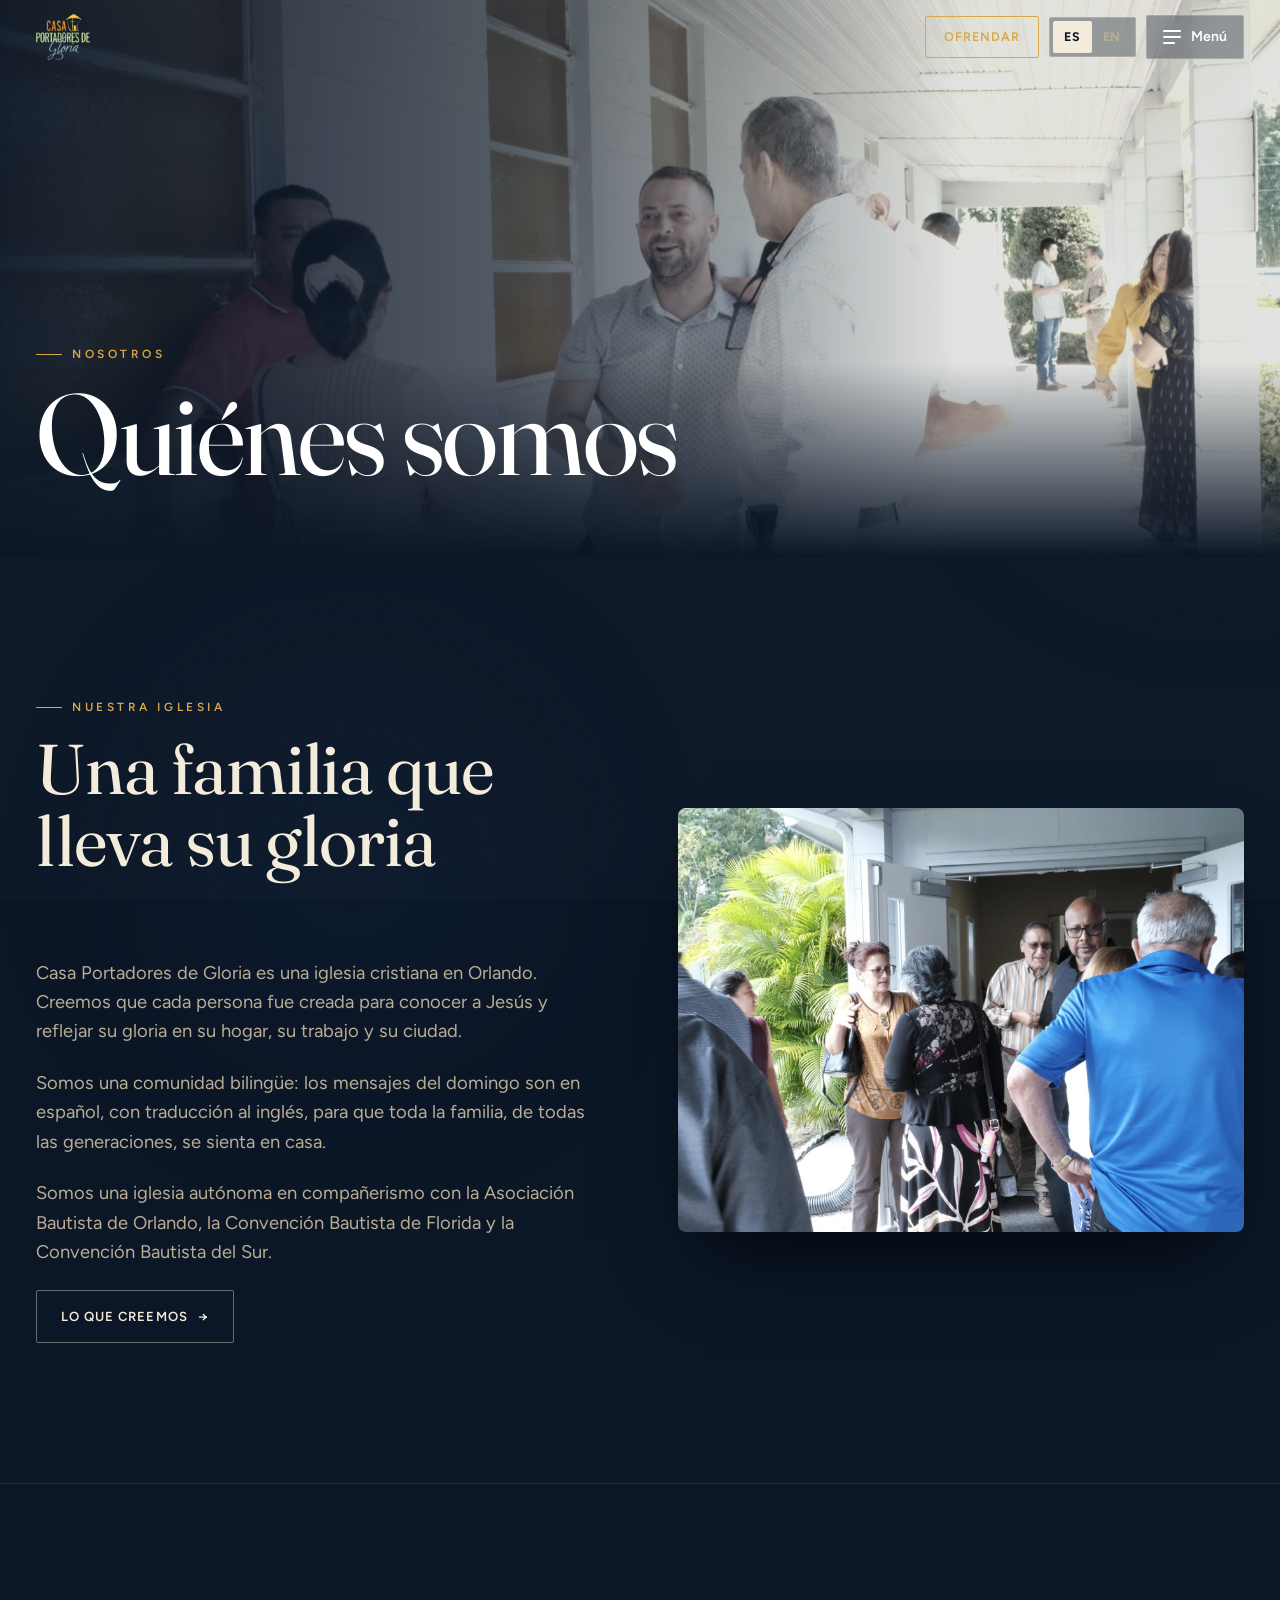
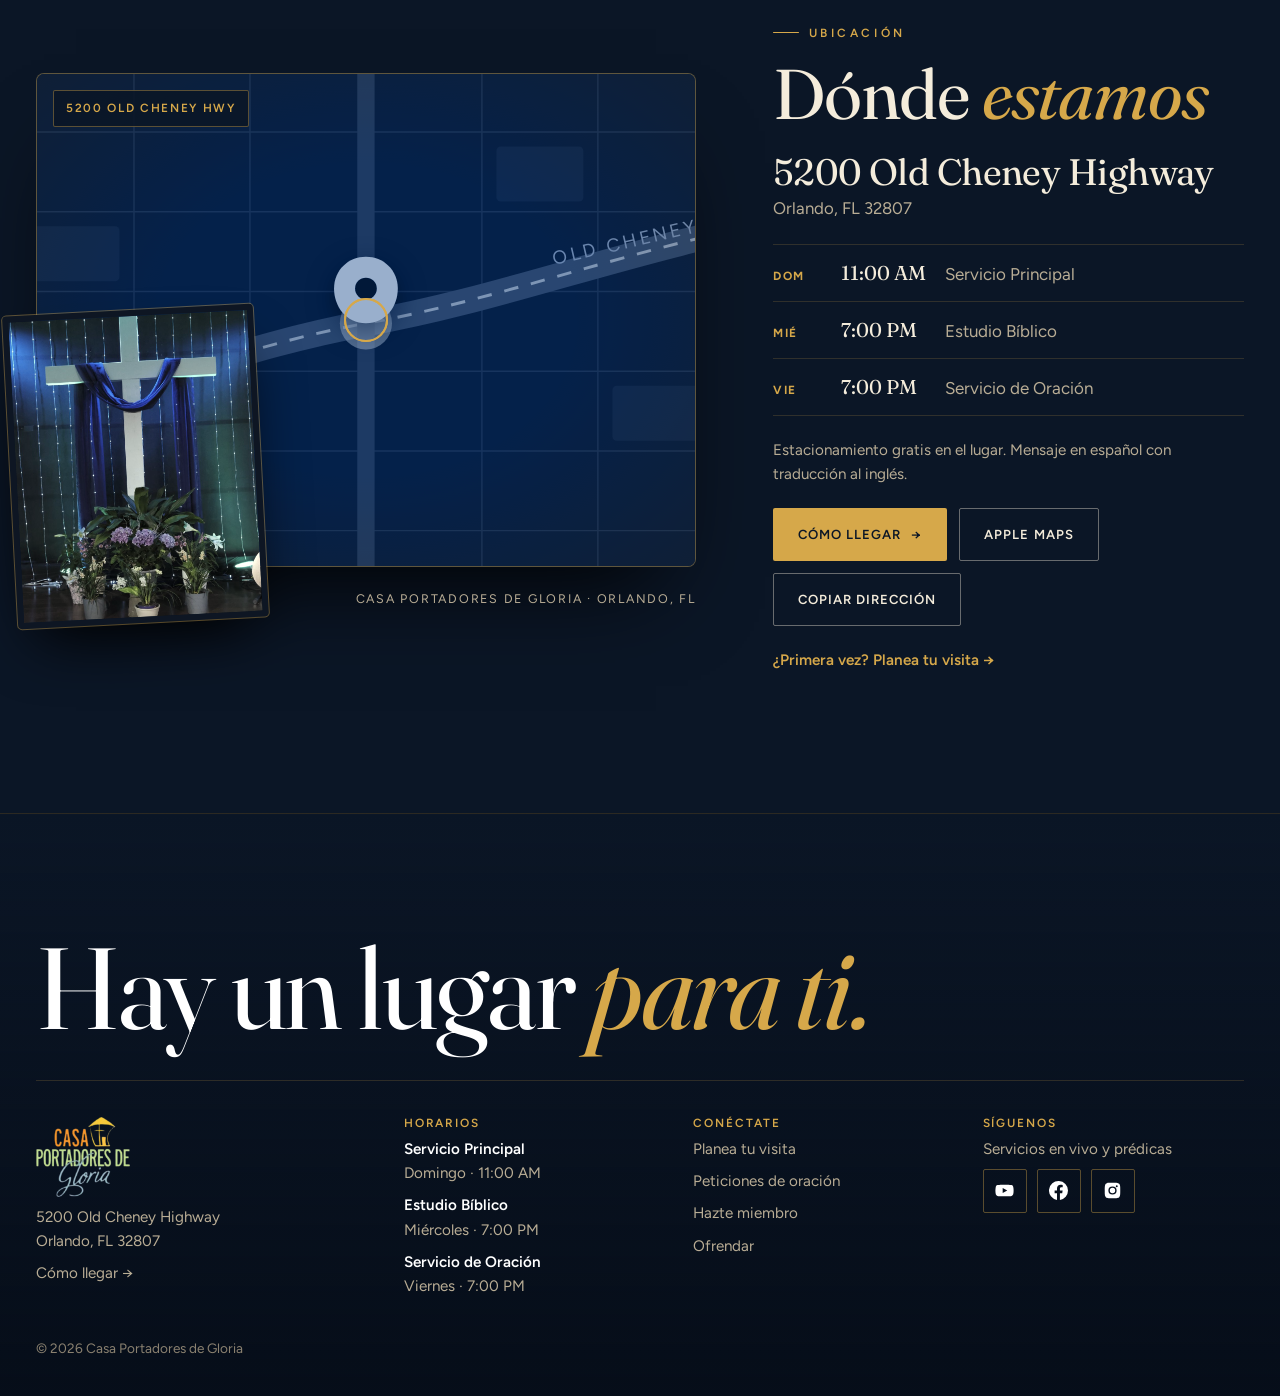
<file: nosotros.html>
<!doctype html>
<html lang="es">
<head>
<meta charset="utf-8">
<meta name="viewport" content="width=device-width, initial-scale=1, viewport-fit=cover">
<title>Quiénes Somos · CPG</title>
<meta name="claude:viewport-fit-sides" content="cover">
<meta name="description" content="Casa Portadores de Gloria — iglesia cristiana bilingüe en Orlando, Florida.">
<meta property="og:type" content="website">
<meta property="og:site_name" content="Casa Portadores de Gloria">
<meta property="og:title" content="Quiénes Somos · CPG">
<meta property="og:description" content="Iglesia cristiana bilingüe en Orlando, FL. Domingos 11:00 AM · 5200 Old Cheney Hwy.">
<meta property="og:url" content="https://cpgorlando.vercel.app/nosotros.html">
<meta property="og:image" content="https://cpgorlando.vercel.app/images/og-share.jpg">
<meta property="og:image:width" content="1200">
<meta property="og:image:height" content="630">
<meta property="og:image:alt" content="Casa Portadores de Gloria — Bienvenidos a casa">
<meta property="og:locale" content="es_US">
<meta name="twitter:card" content="summary_large_image">
<meta name="twitter:image" content="https://cpgorlando.vercel.app/images/og-share.jpg">
<meta name="theme-color" content="#0b1626">
<link rel="icon" type="image/png" href="images/favicon.png">
<link rel="apple-touch-icon" href="images/apple-touch-icon.png">
<link rel="icon" href="images/logo.png">
<link rel="preconnect" href="https://fonts.googleapis.com">
<link rel="preconnect" href="https://fonts.gstatic.com" crossorigin>
<link rel="stylesheet" href="https://fonts.googleapis.com/css2?family=Fraunces:ital,opsz,wght@0,9..144,300..600;1,9..144,300..600&family=Figtree:wght@400;500;600;700&display=swap">
<style>
/* Layout: dark, immersive. Full-bleed photo heroes that melt into a near-black stage,
   a slow-moving "stage light" aurora behind everything, glass cards with a cursor spotlight,
   and one living gradient (violet → blue → cyan) used for emphasis. Single dark look by design. */
:root {
  color-scheme: dark;
  --bg: #0b1626;
  --ink: #f5f5fa;
  --muted: #9b9db2;
  --faint: #6b6e85;
  --glass: rgba(255, 255, 255, 0.045);
  --glass-2: rgba(255, 255, 255, 0.08);
  --line: rgba(255, 255, 255, 0.09);
  --line-2: rgba(255, 255, 255, 0.18);
  --violet: #8b5cf6;
  --blue: #4f7bff;
  --cyan: #22d3ee;
  --grad: linear-gradient(100deg, #f0d79a 0%, #d6a84a 45%, #e8c77a 100%);
  --font-display: "Bricolage Grotesque", "Helvetica Neue", Arial, sans-serif;
  --font-body: "Instrument Sans", "Helvetica Neue", Arial, sans-serif;
  --radius: 24px;
  --gutter-l: max(16px, env(safe-area-inset-left, 0px));
  --gutter-r: max(16px, env(safe-area-inset-right, 0px));
}

* { box-sizing: border-box; }
html { scroll-behavior: smooth; background: var(--bg); }
body { margin: 0; background: var(--bg); color: var(--ink); font-family: var(--font-body); font-size: 17px; line-height: 1.6; -webkit-font-smoothing: antialiased; overflow-x: hidden; }
img { max-width: 100%; display: block; }
a { color: inherit; }
::selection { background: #d6a84a66; }
:focus-visible { outline: 2px solid var(--cyan); outline-offset: 3px; border-radius: 8px; }

/* stage-light aurora behind the whole site */
.aurora { position: fixed; inset: -20vmax; z-index: 0; pointer-events: none; filter: blur(60px); opacity: .5; }
main, footer { position: relative; z-index: 1; }
.aurora i { position: absolute; border-radius: 50%; mix-blend-mode: screen; }
.aurora i:nth-child(1) { width: 55vmax; height: 55vmax; left: 0; top: 0; background: radial-gradient(circle, #6d3df0 0%, transparent 62%); animation: drift1 26s ease-in-out infinite alternate; }
.aurora i:nth-child(2) { width: 50vmax; height: 50vmax; right: 0; top: 20vmax; background: radial-gradient(circle, #2c5bff 0%, transparent 62%); animation: drift2 32s ease-in-out infinite alternate; }
.aurora i:nth-child(3) { width: 45vmax; height: 45vmax; left: 25vmax; bottom: 0; background: radial-gradient(circle, #0fb5d4 0%, transparent 62%); animation: drift3 38s ease-in-out infinite alternate; opacity: .7; }
@keyframes drift1 { to { transform: translate(18vmax, 22vmax) scale(1.15); } }
@keyframes drift2 { to { transform: translate(-22vmax, 10vmax) scale(.9); } }
@keyframes drift3 { to { transform: translate(-14vmax, -20vmax) scale(1.2); } }
.grain { position: fixed; inset: 0; z-index: 0; pointer-events: none; opacity: .05;
  background-image: url("data:image/svg+xml,%3Csvg xmlns='http://www.w3.org/2000/svg' width='160' height='160'%3E%3Cfilter id='n'%3E%3CfeTurbulence type='fractalNoise' baseFrequency='.9' numOctaves='2' stitchTiles='stitch'/%3E%3C/filter%3E%3Crect width='100%25' height='100%25' filter='url(%23n)'/%3E%3C/svg%3E"); }

.en { display: none; }
:root[data-lang="en"] .en { display: revert; }
:root[data-lang="en"] .es { display: none; }

.wrap { max-width: 1240px; margin: 0 auto; padding-left: var(--gutter-l); padding-right: var(--gutter-r); }
h1, h2, h3 { font-family: var(--font-display); font-weight: 700; line-height: 1.02; letter-spacing: -0.03em; text-wrap: balance; margin: 0; }
h2 { font-size: clamp(2.3rem, 5.6vw, 4.4rem); }
h3 { font-size: 1.45rem; letter-spacing: -0.015em; line-height: 1.15; }
p { margin: 0; }
.grad, h1 em, h2 em, footer .big em { font-style: normal; background: var(--grad); -webkit-background-clip: text; background-clip: text; color: transparent; }
.eyebrow { display: inline-flex; align-items: center; gap: 10px; font-size: .78rem; font-weight: 600; letter-spacing: .16em; text-transform: uppercase; color: #d3c7ad; }
.eyebrow::before { content: ""; width: 22px; height: 2px; border-radius: 2px; background: var(--grad); }
.lead { font-size: 1.15rem; color: var(--muted); max-width: 58ch; }
section { padding-block: clamp(72px, 11vw, 140px); position: relative; }
.section-head { display: grid; gap: 16px; margin-bottom: clamp(36px, 5vw, 60px); }
.band { background: linear-gradient(180deg, transparent, rgba(255,255,255,.025) 20%, rgba(255,255,255,.025) 80%, transparent); }
.stack { display: grid; gap: 22px; align-content: start; }
.split { display: grid; grid-template-columns: 1fr 1fr; gap: clamp(32px, 6vw, 88px); align-items: center; }
.split > * { min-width: 0; }
.split img.photo { width: 100%; aspect-ratio: 4 / 3; object-fit: cover; border-radius: var(--radius); box-shadow: 0 40px 80px -30px #000c; }
@media (max-width: 860px) { .split { grid-template-columns: 1fr; } }

/* glass surface + cursor spotlight */
.glass, .quick a, .service, .event, .min-row, .expect > div, .way, .value, .form, .soon-block, .next-card, .visit, .pastors {
  background: var(--glass); border: 1px solid var(--line); backdrop-filter: blur(18px) saturate(140%); -webkit-backdrop-filter: blur(18px) saturate(140%);
}
.spot { position: relative; isolation: isolate; }
.spot::before { content: ""; position: absolute; inset: 0; border-radius: inherit; z-index: -1; opacity: 0; transition: opacity .3s ease;
  background: radial-gradient(420px circle at var(--mx, 50%) var(--my, 50%), rgba(214,168,74, .18), transparent 60%); }
.spot:hover::before { opacity: 1; }

/* buttons */
.btn { display: inline-flex; align-items: center; justify-content: center; gap: 10px; font: inherit; font-weight: 600; text-decoration: none; padding: 15px 26px; border-radius: 999px; border: 1px solid transparent; cursor: pointer; transition: transform .25s ease, box-shadow .25s ease, background .25s ease, color .25s ease, border-color .25s ease; }
.btn:hover { transform: translateY(-2px); }
.btn-primary, .btn-ink, .btn-gold { background: #fff; color: #0b1626; box-shadow: 0 0 0 0 #d6a84a00; }
.btn-primary:hover, .btn-ink:hover, .btn-gold:hover { box-shadow: 0 10px 40px -6px #d6a84aaa, 0 0 0 4px #d6a84a33; }
.btn-ghost, .btn-outline { background: var(--glass); border-color: var(--line-2); color: #fff; backdrop-filter: blur(10px); }
.btn-ghost:hover, .btn-outline:hover { background: var(--glass-2); border-color: #ffffff55; }
.actions, .cta-row { display: flex; flex-wrap: wrap; gap: 12px; }
.btn .arr { transition: transform .25s ease; }
.btn:hover .arr { transform: translateX(4px); }

/* header */
body::before { content: ""; position: fixed; inset: 0 0 auto; height: env(safe-area-inset-top, 0px); z-index: 10; background: var(--bg); }
.site-header { position: fixed; top: env(safe-area-inset-top, 0px); left: 0; right: 0; z-index: 9; color: #fff; transition: background .3s ease, border-color .3s ease; border-bottom: 1px solid transparent; }
.site-header.scrolled { background: rgba(11, 22, 38, .62); backdrop-filter: blur(20px) saturate(160%); -webkit-backdrop-filter: blur(20px) saturate(160%); border-bottom-color: var(--line); }
.site-header .wrap { display: flex; align-items: center; gap: 10px; padding-block: 14px; }
.brand { display: flex; align-items: center; margin-right: auto; text-decoration: none; }
.logo { height: 46px; width: auto; }
.logo-lg { height: 80px; }
.give-pill { font-size: .88rem; font-weight: 600; text-decoration: none; padding: 10px 18px; border-radius: 999px; background: #fff; color: #0b1626; white-space: nowrap; transition: box-shadow .25s ease; }
.give-pill:hover { box-shadow: 0 6px 30px -4px #d6a84aaa; }
.lang { display: inline-flex; border: 1px solid var(--line-2); border-radius: 999px; padding: 3px; background: rgba(11,22,38,.35); backdrop-filter: blur(10px); }
.lang button { font: inherit; font-size: .78rem; font-weight: 700; letter-spacing: .06em; border: 0; background: transparent; color: var(--muted); padding: 6px 11px; border-radius: 999px; cursor: pointer; }
.lang button[aria-pressed="true"] { background: #fff; color: #0b1626; }
.menu-btn { font: inherit; font-size: .88rem; font-weight: 600; display: inline-flex; align-items: center; gap: 10px; border: 1px solid var(--line-2); background: rgba(11,22,38,.35); backdrop-filter: blur(10px); color: #fff; padding: 10px 16px; border-radius: 999px; cursor: pointer; transition: background .2s ease; }
.menu-btn:hover { background: var(--glass-2); }
.menu-btn .bars { display: grid; gap: 4px; }
.menu-btn .bars i { display: block; width: 18px; height: 2px; background: currentColor; border-radius: 2px; }
.menu-btn .bars i:last-child { width: 12px; }
@media (max-width: 480px) { .give-pill { display: none; } .menu-btn .label { display: none; } }

/* full-screen menu */
.menu { position: fixed; inset: 0; z-index: 30; background: rgba(11, 22, 38, .92); backdrop-filter: blur(24px); color: #fff; overflow-y: auto;
  padding-top: calc(env(safe-area-inset-top, 0px) + 14px); padding-bottom: calc(env(safe-area-inset-bottom, 0px) + 32px); animation: fadeIn .3s ease; }
@keyframes fadeIn { from { opacity: 0; } }
.menu .wrap { display: grid; gap: clamp(28px, 5vw, 56px); }
.menu-top { display: flex; align-items: center; justify-content: space-between; gap: 16px; }
.menu-close { font: inherit; font-weight: 600; border: 1px solid var(--line-2); background: var(--glass); color: #fff; padding: 10px 18px; border-radius: 999px; cursor: pointer; }
.menu-groups { display: grid; grid-template-columns: repeat(4, 1fr); gap: 36px; }
.menu-group { display: grid; gap: 8px; align-content: start; min-width: 0; }
.menu-group h2 { font-family: var(--font-body); font-size: .76rem; font-weight: 600; letter-spacing: .16em; text-transform: uppercase; color: var(--faint); margin-bottom: 8px; }
.menu-group a { font-family: var(--font-display); font-weight: 600; font-size: clamp(1.55rem, 2.8vw, 2.2rem); letter-spacing: -0.025em; text-decoration: none; line-height: 1.15; display: inline-block; transition: transform .2s ease, opacity .2s ease; opacity: .8; animation: rise .5s ease backwards; }
.menu-group:nth-child(2) a { animation-delay: .05s; } .menu-group:nth-child(3) a { animation-delay: .1s; } .menu-group:nth-child(4) a { animation-delay: .15s; }
@keyframes rise { from { opacity: 0; transform: translateY(14px); } }
.menu-group a:hover { opacity: 1; transform: translateX(6px); }
.menu-group a[aria-current="page"] { opacity: 1; background: var(--grad); -webkit-background-clip: text; background-clip: text; color: transparent; }
@media (max-width: 860px) { .menu-groups { grid-template-columns: 1fr 1fr; } }
@media (max-width: 440px) { .menu-groups { grid-template-columns: 1fr; } }

/* full-bleed heroes */
.hero, .page-hero { padding: 0; }
.hero .hero-wrap, .page-hero .hero-wrap { max-width: none; padding: 0; }
.hero-frame { position: relative; overflow: hidden; color: #fff; isolation: isolate; }
.hero-frame > img, .hero-frame > picture > img { position: absolute; inset: 0; width: 100%; height: 110%; object-fit: cover; z-index: -2; will-change: transform; animation: heroIn 2.2s cubic-bezier(.2,.7,.2,1) both; }
@keyframes heroIn { from { transform: scale(1.12); filter: brightness(.4); } }
.hero-frame::after { content: ""; position: absolute; inset: 0; z-index: -1;
  background: linear-gradient(180deg, rgba(11,22,38,.55) 0%, rgba(11,22,38,.2) 30%, rgba(11,22,38,.55) 70%, var(--bg) 100%),
              linear-gradient(90deg, rgba(11,22,38,.7) 0%, transparent 60%); }
.hero-inner { max-width: 1240px; margin: 0 auto; display: grid; grid-template-columns: minmax(0, 1fr) auto; align-items: end; gap: 32px;
  min-height: min(92vh, 900px); padding: 130px max(16px, env(safe-area-inset-right, 0px)) clamp(48px, 7vw, 96px) max(16px, env(safe-area-inset-left, 0px)); }
.hero-inner > * { min-width: 0; }
.hero-copy { display: grid; gap: 24px; }
.hero h1 { font-size: clamp(3rem, 12vw, 9.5rem); font-weight: 800; letter-spacing: -0.05em; line-height: .9; }
.hero .hero-copy > p { font-size: clamp(1.05rem, 2vw, 1.3rem); color: #e3d7bd; max-width: 44ch; }
.hero-copy > * { animation: rise .9s cubic-bezier(.2,.7,.2,1) backwards; }
.hero-copy > *:nth-child(2) { animation-delay: .12s; } .hero-copy > *:nth-child(3) { animation-delay: .24s; } .hero-copy > *:nth-child(4) { animation-delay: .36s; }
@media (max-width: 860px) { .hero-inner { grid-template-columns: minmax(0, 1fr); min-height: 0; padding-top: 120px; } }

.next-card { width: min(100%, 340px); border-radius: 22px; padding: 22px; display: grid; gap: 12px; background: rgba(15, 15, 24, .55); border-color: var(--line-2); animation: rise 1s .5s cubic-bezier(.2,.7,.2,1) backwards; }
.next-card .lbl { font-size: .74rem; font-weight: 700; letter-spacing: .14em; text-transform: uppercase; color: #d6a84a; display: flex; align-items: center; gap: 8px; }
.next-card .lbl .dot { width: 8px; height: 8px; border-radius: 50%; background: var(--cyan); box-shadow: 0 0 12px var(--cyan); animation: blink 1.6s ease-in-out infinite; }
.next-card.is-live .lbl { color: #ff7a7a; }
.next-card.is-live .lbl .dot { background: #ff3b3b; box-shadow: 0 0 12px #ff3b3b; }
@keyframes blink { 50% { opacity: .3; } }
.next-card .name { font-family: var(--font-display); font-weight: 700; font-size: 1.55rem; letter-spacing: -0.02em; line-height: 1.1; }
.next-card .when { color: var(--muted); font-size: .95rem; }
.count { display: grid; grid-template-columns: repeat(3, 1fr); gap: 8px; }
.count div { background: rgba(255,255,255,.06); border: 1px solid var(--line); border-radius: 14px; padding: 10px 6px; text-align: center; }
.count b { display: block; font-family: var(--font-display); font-size: 1.8rem; font-weight: 700; font-variant-numeric: tabular-nums; line-height: 1.05; }
.count small { font-size: .7rem; color: var(--muted); text-transform: uppercase; letter-spacing: .1em; }
.next-card .btn { padding: 12px 18px; font-size: .92rem; }

/* marquee */
.marquee { padding-block: 34px; overflow: hidden; border-block: 1px solid var(--line); }
.marquee-track { display: flex; gap: 56px; width: max-content; animation: marquee 40s linear infinite; }
.marquee span { font-family: var(--font-display); font-weight: 800; font-size: clamp(2.2rem, 5vw, 4rem); letter-spacing: -0.04em; white-space: nowrap; display: inline-flex; align-items: center; gap: 56px; color: transparent; -webkit-text-stroke: 1px #ffffff40; }
.marquee span:nth-child(3n+1) { background: var(--grad); -webkit-background-clip: text; background-clip: text; -webkit-text-stroke: 0; }
.marquee span::after { content: "✦"; -webkit-text-stroke: 0; color: #d6a84a; font-size: .45em; }
@keyframes marquee { to { transform: translateX(-50%); } }

/* inner page heroes */
.page-hero .hero-frame { min-height: clamp(420px, 62vh, 640px); display: grid; align-items: end; }
.page-hero .hero-copy { max-width: 1240px; width: 100%; margin: 0 auto; padding: 130px max(16px, env(safe-area-inset-right, 0px)) clamp(36px, 6vw, 72px) max(16px, env(safe-area-inset-left, 0px)); display: grid; gap: 16px; }
.page-hero h1 { font-size: clamp(2.6rem, 10vw, 7.2rem); font-weight: 800; letter-spacing: -0.05em; line-height: .92; max-width: 13ch; }
.page-hero p.sub { color: #e3d7bd; font-size: 1.15rem; max-width: 48ch; }

/* welcome / pastors chip */
.pastors { display: flex; align-items: center; gap: 16px; padding: 10px 22px 10px 10px; border-radius: 999px; width: fit-content; max-width: 100%; }
.pastors img { width: 58px; height: 58px; border-radius: 50%; object-fit: cover; flex: none; }
.pastors .names { display: block; font-family: var(--font-display); font-weight: 700; font-size: 1.12rem; }
.pastors .role { display: block; color: var(--muted); font-size: .92rem; }
.pastors a { color: #d6a84a; font-weight: 600; text-decoration: none; }

/* photo strip */
.strip { display: grid; grid-template-columns: 1.4fr 1fr 1fr 1.2fr; gap: 14px; height: clamp(240px, 30vw, 400px); }
.strip img { width: 100%; height: 100%; object-fit: cover; border-radius: 20px; min-width: 0; transition: transform .6s cubic-bezier(.2,.7,.2,1), filter .6s ease; filter: saturate(.9); }
.strip img:hover { transform: translateY(-6px) scale(1.02); filter: saturate(1.1); }
@media (max-width: 700px) { .strip { grid-template-columns: 1fr 1fr; height: auto; grid-auto-rows: 170px; } }

/* quick links */
.quick { display: grid; grid-template-columns: repeat(4, 1fr); gap: 14px; }
.quick a { position: relative; overflow: hidden; isolation: isolate; display: grid; gap: 8px; align-content: end; min-height: 320px; padding: 26px; border-radius: var(--radius); text-decoration: none; transition: transform .3s ease, border-color .3s ease; }
.quick a img { position: absolute; inset: 0; width: 100%; height: 100%; object-fit: cover; z-index: -2; transition: transform .8s cubic-bezier(.2,.7,.2,1), filter .5s ease; filter: brightness(.85); }
.quick a:hover img { transform: scale(1.08); filter: brightness(1); }
.quick a::after { content: ""; position: absolute; inset: 0; z-index: -1; background: linear-gradient(180deg, rgba(11,22,38,.1) 20%, rgba(11,22,38,.88) 100%); }
.quick a span.go { position: absolute; top: 22px; right: 22px; background: rgba(11,22,38,.35); backdrop-filter: blur(8px); }
.quick span.d { color: #e3d7bd; }
.quick a:hover { transform: translateY(-6px); border-color: var(--line-2); }
.quick b { font-family: var(--font-display); font-weight: 700; font-size: 1.7rem; letter-spacing: -0.025em; line-height: 1.05; }
.quick span.d { color: var(--muted); font-size: .98rem; }
.quick span.go { width: 46px; height: 46px; border-radius: 50%; display: grid; place-items: center; border: 1px solid var(--line-2); font-size: 1.1rem; transition: transform .3s ease, background .3s ease, color .3s ease; }
.quick a:hover span.go { background: #fff; color: #0b1626; transform: rotate(-45deg); }
@media (max-width: 960px) { .quick { grid-template-columns: 1fr 1fr; } }
@media (max-width: 480px) { .quick { grid-template-columns: 1fr; } .quick a { min-height: 240px; } }

/* services */
.services { display: grid; grid-template-columns: repeat(3, 1fr); gap: 16px; }
.service { border-radius: var(--radius); overflow: hidden; display: grid; gap: 10px; align-content: start; padding: 0 26px 28px; min-width: 0; transition: transform .3s ease, border-color .3s ease; }
.service:hover { transform: translateY(-6px); border-color: var(--line-2); }
.service-img { width: calc(100% + 52px); max-width: none; margin: 0 -26px 14px; aspect-ratio: 16 / 11; object-fit: cover; }
.service .when { font-family: var(--font-display); font-size: 3.4rem; font-weight: 800; letter-spacing: -0.05em; line-height: 1; font-variant-numeric: tabular-nums; }
.service .when span { font-size: 1rem; color: var(--muted); font-family: var(--font-body); font-weight: 600; letter-spacing: 0; margin-left: 6px; }
.service p { color: var(--muted); }
@media (max-width: 820px) { .services { grid-template-columns: 1fr; } }
.visit { margin-top: 28px; display: flex; flex-wrap: wrap; align-items: center; gap: 16px 28px; padding: 22px 26px; border-radius: var(--radius); }
.visit address { font-style: normal; font-weight: 600; margin-right: auto; }
.visit address span { display: block; font-weight: 400; color: var(--muted); }

/* live band */
.live { overflow: hidden; }
.live .wrap { display: grid; grid-template-columns: 1.05fr 1fr; gap: clamp(28px, 5vw, 72px); align-items: center; }
.live .wrap > * { min-width: 0; }
.live h2 { font-size: clamp(2.6rem, 7vw, 5.2rem); }
.live p { color: var(--muted); max-width: 46ch; }
.live-badge { display: inline-flex; align-items: center; gap: 10px; font-size: .78rem; font-weight: 700; letter-spacing: .16em; text-transform: uppercase; color: #ff8a8a; }
.live-badge::before { content: ""; width: 10px; height: 10px; border-radius: 50%; background: #ff3b3b; box-shadow: 0 0 0 4px #ff3b3b33, 0 0 16px #ff3b3b; animation: pulse 1.8s ease-in-out infinite; }
@keyframes pulse { 50% { box-shadow: 0 0 0 10px #ff3b3b00, 0 0 16px #ff3b3b; } }
.live .shot { position: relative; border-radius: var(--radius); overflow: hidden; aspect-ratio: 4 / 3; border: 1px solid var(--line); box-shadow: 0 50px 100px -30px #d6a84a33; }
.live .shot img { width: 100%; height: 100%; object-fit: cover; transition: transform .8s ease; }
.live .shot:hover img { transform: scale(1.06); }
.live .shot .play { position: absolute; inset: 0; display: grid; place-items: center; text-decoration: none; background: rgba(11,22,38,.25); }
.live .shot .play span { width: 88px; height: 88px; border-radius: 50%; background: #fff; display: grid; place-items: center; transition: transform .25s ease; box-shadow: 0 0 0 14px #ffffff1f, 0 0 60px #d6a84aaa; }
.live .shot .play:hover span { transform: scale(1.1); }
@media (max-width: 820px) { .live .wrap { grid-template-columns: 1fr; } }
.social-btns { display: flex; flex-wrap: wrap; gap: 12px; }
.sbtn { display: inline-flex; align-items: center; gap: 10px; font-weight: 600; text-decoration: none; padding: 14px 22px; border-radius: 999px; color: #fff; background: var(--glass); border: 1px solid var(--line-2); transition: transform .25s ease, background .25s ease, border-color .25s ease; }
.sbtn:hover { transform: translateY(-2px); }
.sbtn svg { width: 20px; height: 20px; flex: none; }
.sbtn.yt svg { color: #ff3b3b; } .sbtn.fb svg { color: #4f8cff; }
.sbtn.yt:hover { background: #ff3b3b; border-color: #ff3b3b; } .sbtn.yt:hover svg { color: #fff; }
.sbtn.fb:hover { background: #1877f2; border-color: #1877f2; } .sbtn.fb:hover svg { color: #fff; }
.social-icons { display: flex; gap: 10px; }
.social-icons a { width: 44px; height: 44px; border-radius: 50%; display: grid; place-items: center; border: 1px solid var(--line-2); color: #fff; transition: background .2s ease, transform .2s ease; }
.social-icons a:hover { background: #fff; color: #0b1626; transform: translateY(-2px); }
.social-icons svg { width: 19px; height: 19px; }

/* events */
.events { display: grid; gap: 12px; }
.event { display: grid; grid-template-columns: 100px 1fr auto; gap: 26px; align-items: center; padding: 20px 26px; border-radius: var(--radius); transition: transform .3s ease, border-color .3s ease; }
.event:hover { transform: translateX(8px); border-color: var(--line-2); }
.event > * { min-width: 0; }
.date { text-align: center; border-radius: 18px; padding: 12px 6px; background: linear-gradient(160deg, #8b5cf633, #22d3ee22); border: 1px solid var(--line-2); }
.date .m { display: block; font-size: .76rem; font-weight: 700; letter-spacing: .14em; text-transform: uppercase; color: #d6a84a; }
.date .d { display: block; font-family: var(--font-display); font-weight: 800; font-size: 2.4rem; letter-spacing: -0.04em; line-height: 1.05; font-variant-numeric: tabular-nums; }
.event h3 { margin-bottom: 4px; }
.event p { color: var(--muted); }
.event::after { content: "→"; font-size: 1.4rem; color: #d6a84a; transition: transform .3s ease; }
.event:hover::after { transform: translateX(4px); }
.tag { display: inline-block; font-size: .7rem; font-weight: 700; letter-spacing: .1em; text-transform: uppercase; padding: 4px 10px; border-radius: 999px; border: 1px solid var(--line-2); color: #d3c7ad; margin-bottom: 8px; }
@media (max-width: 560px) { .event { grid-template-columns: 74px 1fr; gap: 16px; padding: 16px; } .event::after { display: none; } .date .d { font-size: 1.8rem; } }

/* ministries */
.min-list { display: grid; gap: 18px; }
.min-row { display: grid; grid-template-columns: 1fr 1fr; border-radius: var(--radius); overflow: hidden; min-height: 340px; transition: border-color .3s ease; }
.min-row:hover { border-color: var(--line-2); }
.min-row:nth-child(even) img { order: 2; }
.min-row > * { min-width: 0; }
.min-row img { width: 100%; height: 100%; object-fit: cover; transition: transform .8s cubic-bezier(.2,.7,.2,1); }
.min-row:hover img { transform: scale(1.05); }
.min-row .body { padding: clamp(26px, 4vw, 52px); display: grid; gap: 14px; align-content: center; }
.min-row .who { font-size: .78rem; font-weight: 600; letter-spacing: .16em; text-transform: uppercase; color: #d6a84a; }
.min-row h3 { font-size: clamp(2rem, 4vw, 3rem); letter-spacing: -0.035em; }
.min-row p { color: var(--muted); }
.min-row a.more { font-weight: 600; text-decoration: none; background: var(--grad); -webkit-background-clip: text; background-clip: text; color: transparent; width: fit-content; }
@media (max-width: 760px) { .min-row { grid-template-columns: 1fr; } .min-row:nth-child(even) img { order: 0; } .min-row img { aspect-ratio: 16 / 10; } }

/* pastors page */
.pastor-card { display: grid; grid-template-columns: minmax(0, 460px) 1fr; gap: clamp(28px, 6vw, 80px); align-items: center; }
.pastor-card > * { min-width: 0; }
.pastor-card img { width: 100%; aspect-ratio: 4 / 5; object-fit: cover; border-radius: var(--radius); box-shadow: 0 50px 100px -30px #d6a84a33; }
@media (max-width: 820px) { .pastor-card { grid-template-columns: 1fr; } }

/* highlights */
.hl-grid { display: grid; grid-template-columns: repeat(3, 1fr); gap: 16px; }
.hl { position: relative; border-radius: var(--radius); overflow: hidden; min-height: 420px; display: grid; align-content: end; color: #fff; isolation: isolate; border: 1px solid var(--line); min-width: 0; }
.hl img { position: absolute; inset: 0; width: 100%; height: 100%; object-fit: cover; z-index: -2; transition: transform .8s cubic-bezier(.2,.7,.2,1); }
.hl:hover img { transform: scale(1.07); }
.hl::after { content: ""; position: absolute; inset: 0; z-index: -1; background: linear-gradient(180deg, transparent 30%, rgba(11,22,38,.92) 100%); }
.hl .ph { position: absolute; inset: 0; z-index: -2; display: grid; place-items: start; padding: 24px; background: linear-gradient(150deg, #3b1d8f, #0b2a5e 60%, #0b1626); color: #ffffff99; font-size: .76rem; font-weight: 700; letter-spacing: .12em; text-transform: uppercase; }
.hl .body { padding: 26px; display: grid; gap: 6px; }
.hl h3 { font-size: 1.8rem; }
.hl p { color: #d3c7ad; }
@media (max-width: 900px) { .hl-grid { grid-template-columns: 1fr 1fr; } }
@media (max-width: 560px) { .hl-grid { grid-template-columns: 1fr; } .hl { min-height: 340px; } }

/* gallery + lightbox */
.gallery { display: grid; grid-template-columns: repeat(4, 1fr); grid-auto-rows: 240px; gap: 12px; }
.gallery img { width: 100%; height: 100%; object-fit: cover; border-radius: 18px; cursor: zoom-in; transition: transform .5s ease, filter .5s ease; filter: saturate(.9) brightness(.92); }
.gallery img:hover { transform: scale(1.02); filter: saturate(1.1) brightness(1); }
.g1 { grid-column: span 2; grid-row: span 2; }
@media (max-width: 760px) { .gallery { grid-template-columns: 1fr 1fr; grid-auto-rows: 170px; } }
.lightbox { position: fixed; inset: 0; z-index: 40; background: rgba(11,22,38,.94); backdrop-filter: blur(16px); display: grid; place-items: center; padding: max(16px, env(safe-area-inset-top, 0px)) 16px max(16px, env(safe-area-inset-bottom, 0px)); animation: fadeIn .25s ease; }
.lightbox img { max-height: 84vh; max-width: min(1100px, 100%); border-radius: 16px; object-fit: contain; }
.lb-btn { position: absolute; font: inherit; font-size: 1.3rem; width: 50px; height: 50px; border-radius: 50%; border: 1px solid var(--line-2); background: var(--glass); color: #fff; cursor: pointer; }
.lb-btn:hover { background: #fff; color: #0b1626; }
.lb-close { top: calc(env(safe-area-inset-top, 0px) + 16px); right: max(16px, env(safe-area-inset-right, 0px)); }
.lb-prev { left: max(16px, env(safe-area-inset-left, 0px)); top: 50%; }
.lb-next { right: max(16px, env(safe-area-inset-right, 0px)); top: 50%; }

/* give */
.give-grid { display: grid; grid-template-columns: 1.1fr 1fr; gap: clamp(28px, 6vw, 88px); align-items: start; }
.give-grid > * { min-width: 0; }
.verse { font-family: var(--font-display); font-weight: 600; font-size: clamp(2rem, 4.4vw, 3.2rem); letter-spacing: -0.035em; line-height: 1.08; }
.verse cite { display: block; margin-top: 16px; font-family: var(--font-body); font-weight: 600; font-style: normal; font-size: 1rem; letter-spacing: 0; color: #d6a84a; }
.ways { display: grid; gap: 14px; }
.way { border-radius: var(--radius); padding: 26px; display: grid; gap: 6px; }
.way p { color: var(--muted); }
.soon { font-size: .72rem; font-weight: 700; letter-spacing: .14em; text-transform: uppercase; color: #d6a84a; }
@media (max-width: 820px) { .give-grid { grid-template-columns: 1fr; } }

.soon-block { border-radius: var(--radius); padding: clamp(30px, 5vw, 60px); display: grid; gap: 16px; justify-items: start; }
.expect { display: grid; grid-template-columns: repeat(auto-fit, minmax(220px, 1fr)); gap: 14px; }
.expect > div { padding: 26px; border-radius: var(--radius); display: grid; gap: 8px; }
.expect p { color: var(--muted); }

/* values */
.values { display: grid; grid-template-columns: repeat(2, 1fr); gap: 14px; }
.value { border-radius: var(--radius); padding: clamp(24px, 3.5vw, 36px); display: grid; gap: 12px; align-content: start; min-width: 0; transition: transform .3s ease, border-color .3s ease; }
.value:hover { transform: translateY(-4px); border-color: var(--line-2); }
.value:first-child { grid-column: 1 / -1; background: linear-gradient(130deg, #6d3df0cc, #2c5bffcc 55%, #0fb5d4cc); border-color: transparent; }
.value:first-child h3 { font-size: clamp(2.2rem, 6vw, 4rem); letter-spacing: -0.045em; }
.value:first-child p { color: #ffffffe6; font-size: 1.2rem; }
.value:first-child .ref { background: #ffffff26; color: #fff; border-color: transparent; }
.value h3 { font-size: 1.6rem; }
.value p { color: var(--muted); font-size: 1.05rem; }
.refs { display: flex; flex-wrap: wrap; gap: 8px; margin-top: 4px; }
.ref { font-size: .8rem; font-weight: 600; padding: 6px 12px; border-radius: 999px; border: 1px solid var(--line-2); color: #e8d6a8; }
@media (max-width: 760px) { .values { grid-template-columns: 1fr; } }

/* forms */
.form { display: grid; gap: 16px; border-radius: var(--radius); padding: clamp(22px, 4vw, 38px); }
.form .row { display: grid; grid-template-columns: 1fr 1fr; gap: 16px; }
@media (max-width: 560px) { .form .row { grid-template-columns: 1fr; } }
.field { display: grid; gap: 6px; min-width: 0; }
.field label { font-weight: 600; font-size: .9rem; color: #e3d7bd; }
.field input, .field textarea, .field select { font: inherit; color: #fff; background: rgba(255,255,255,.05); border: 1px solid var(--line); border-radius: 14px; padding: 13px 15px; width: 100%; transition: border-color .2s ease, background .2s ease, box-shadow .2s ease; }
.field select option { background: #12121a; }
.field textarea { min-height: 130px; resize: vertical; }
.field input:focus, .field textarea:focus, .field select:focus { outline: none; border-color: #d6a84a; background: rgba(255,255,255,.08); box-shadow: 0 0 0 4px #d6a84a2e; }
.check { display: flex; gap: 10px; align-items: flex-start; font-size: .95rem; color: var(--muted); }
.check input { margin-top: 5px; accent-color: #d6a84a; }
.form button[type="submit"] { justify-self: start; font: inherit; font-weight: 600; border: 0; cursor: pointer; padding: 15px 28px; border-radius: 999px; background: #fff; color: #0b1626; transition: box-shadow .25s ease, transform .25s ease; }
.form button[type="submit"]:hover { transform: translateY(-2px); box-shadow: 0 10px 40px -6px #d6a84aaa; }
.form-note { font-size: .92rem; padding: 12px 14px; border-radius: 12px; background: #d6a84a22; border: 1px solid #d6a84a44; color: #f4ecdb; }

/* footer */
footer { padding-block: clamp(72px, 10vw, 120px) 36px; font-size: .95rem; color: var(--muted); border-top: 1px solid var(--line); background: linear-gradient(180deg, transparent, rgba(11,22,38,.8)); }
footer .wrap { display: grid; gap: 40px; }
footer .big { font-family: var(--font-display); font-weight: 800; font-size: clamp(2.8rem, 9vw, 7.5rem); letter-spacing: -0.05em; line-height: .92; color: #fff; }
footer .cols { display: grid; grid-template-columns: 1.3fr 1fr 1fr 1fr; gap: 28px; padding-top: 36px; border-top: 1px solid var(--line); }
footer .cols > * { min-width: 0; display: grid; gap: 8px; align-content: start; }
footer h2 { font-family: var(--font-body); font-size: .74rem; font-weight: 600; letter-spacing: .16em; text-transform: uppercase; color: #fff; }
footer a { color: var(--muted); text-decoration: none; transition: color .15s ease; }
footer a:hover { color: #fff; }
footer .legal { font-size: .85rem; color: var(--faint); }
@media (max-width: 900px) { footer .cols { grid-template-columns: 1fr 1fr; } }
@media (max-width: 520px) { footer .cols { grid-template-columns: 1fr; } }

/* scroll reveal: content is visible without JS; JS only adds the rise */
.js .rv { opacity: .001; transform: translateY(34px); transition: opacity .9s ease, transform .9s cubic-bezier(.2,.7,.2,1); }
.js .rv.in { opacity: 1; transform: none; }

@media (prefers-reduced-motion: reduce) {
  html { scroll-behavior: auto; }
  *, *::before, *::after { animation: none !important; transition: none !important; }
  .js .rv { opacity: 1; transform: none; }
}

.family { margin: 0; border-radius: var(--radius); overflow: hidden; border: 1px solid var(--line); box-shadow: 0 50px 100px -30px #d6a84a26; }
.family img { width: 100%; aspect-ratio: 16 / 9; object-fit: cover; }
@media (max-width: 640px) { .family img { aspect-ratio: 4 / 3; } }

[hidden] { display: none !important; }

/* pastors page: compact layout */
.page-hero.compact .hero-frame { min-height: clamp(280px, 34vw, 380px); }
.page-hero.compact h1 { font-size: clamp(2.4rem, 7vw, 4.6rem); }
.pastors-page { padding-block: clamp(48px, 7vw, 88px); }
.pastor-grid { display: grid; grid-template-columns: 1fr; max-width: 820px; gap: clamp(24px, 4vw, 48px); align-items: center; }
.pastor-grid > * { min-width: 0; }
.pastor-intro { display: grid; grid-template-columns: 200px 1fr; gap: 28px; align-items: center; }
.pastor-intro > * { min-width: 0; }
.pastor-photo { width: 200px; height: 240px; object-fit: cover; border-radius: 20px; border: 1px solid var(--line); }
.pastor-intro h2 { font-size: clamp(2rem, 3.6vw, 2.8rem); }
.soon-line { color: var(--muted); font-size: .95rem; display: flex; gap: 10px; align-items: center; flex-wrap: wrap; }
.family-card { margin: 0; position: relative; border-radius: var(--radius); overflow: hidden; border: 1px solid var(--line); }
.family-card img { width: 100%; aspect-ratio: 3 / 2; object-fit: cover; }
.family-card figcaption { position: absolute; left: 0; right: 0; bottom: 0; padding: 40px 20px 16px; display: grid; gap: 2px; background: linear-gradient(180deg, transparent, rgba(11,22,38,.85)); }
.family-card figcaption b { font-family: var(--font-display); font-size: 1.4rem; letter-spacing: -0.02em; }
@media (max-width: 960px) { .pastor-grid { grid-template-columns: 1fr; } }
@media (max-width: 520px) { .pastor-intro { grid-template-columns: 1fr; } .pastor-photo { width: 160px; height: 192px; } }

.pastor-photo { width: 220px; height: 264px; }
.pastor-intro { grid-template-columns: 220px 1fr; }
.calling { padding-block: clamp(40px, 6vw, 80px); }
.calling-grid { display: grid; grid-template-columns: 1fr 1fr; gap: clamp(24px, 5vw, 64px); align-items: center; }
.calling-grid > * { min-width: 0; }
.calling-photo { width: 100%; aspect-ratio: 3 / 2; object-fit: cover; border-radius: var(--radius); border: 1px solid var(--line); }
.family-section { padding-block: clamp(40px, 6vw, 80px); }
.family-section .family-card { max-width: 760px; margin: 0 auto; }
.family-card img { aspect-ratio: 16 / 9; }
@media (max-width: 820px) { .calling-grid { grid-template-columns: 1fr; } }

.ages { list-style: none; margin: 4px 0 0; padding: 0; display: flex; flex-wrap: wrap; gap: 8px; }
.ages li { font-size: .82rem; font-weight: 600; padding: 6px 12px; border-radius: 999px; border: 1px solid var(--line-2); color: #f4ecdb; background: rgba(214,168,74,.12); }

/* highlights: 5 cards -> 3 on top, 2 wide below */
.hl-grid { grid-template-columns: repeat(6, 1fr); }
.hl-grid > .hl { grid-column: span 2; }
.hl-grid > .hl:nth-child(n+4) { grid-column: span 2; }
@media (max-width: 900px) { .hl-grid { grid-template-columns: 1fr 1fr; } .hl-grid > .hl, .hl-grid > .hl:nth-child(n+4) { grid-column: span 1; } .hl-grid > .hl:last-child { grid-column: auto; } }
@media (max-width: 560px) { .hl-grid { grid-template-columns: 1fr; } }

/* home: scroll-lit verse (replaces the marquee) */
.verse-band { padding-block: clamp(80px, 13vw, 170px); border-block: 1px solid var(--line); position: relative; overflow: hidden; }
.verse-band::before { content: ""; position: absolute; left: 50%; top: 50%; width: 900px; height: 500px; transform: translate(-50%, -50%); background: radial-gradient(closest-side, rgba(214,168,74,.16), transparent); pointer-events: none; }
.verse-band .wrap { display: grid; gap: 28px; position: relative; }
.scroll-verse { margin: 0; font-family: var(--font-display); font-weight: 700; font-size: clamp(1.8rem, 4.2vw, 3.5rem); line-height: 1.1; letter-spacing: -0.03em; text-wrap: balance; max-width: 26ch; }
.scroll-verse span > span { color: rgba(245,245,250,.28); transition: color .4s ease; }
.scroll-verse span > span.lit { color: #f5f5fa; }
.scroll-verse span > span.g.lit { background: var(--grad); -webkit-background-clip: text; background-clip: text; color: transparent; }
.verse-ref { color: var(--muted); font-size: 1.05rem; }

.calling .lead { font-size: 1.05rem; }
.calling .stack { gap: 16px; }
.facts { margin: 8px 0 0; display: grid; grid-template-columns: repeat(3, 1fr); gap: 10px; }
.facts > div { padding: 14px 16px; border-radius: 16px; border: 1px solid var(--line); background: var(--glass); min-width: 0; }
.facts dt { font-family: var(--font-display); font-weight: 800; font-size: 1.5rem; letter-spacing: -0.03em; background: var(--grad); -webkit-background-clip: text; background-clip: text; color: transparent; }
.facts dd { margin: 2px 0 0; font-size: .85rem; color: var(--muted); line-height: 1.35; }
@media (max-width: 520px) { .facts { grid-template-columns: 1fr; } }
.calling-grid { align-items: start; }


.family-section { padding-block: clamp(48px, 7vw, 96px); border-top: 1px solid var(--line); }
.family-grid { display: grid; grid-template-columns: 1fr 1.25fr; gap: clamp(24px, 5vw, 64px); align-items: center; }
.family-grid > * { min-width: 0; }
.family-photo { width: 100%; aspect-ratio: 16 / 10; object-fit: cover; object-position: center 30%; border-radius: var(--radius); border: 1px solid var(--line); box-shadow: 0 40px 80px -30px #d6a84a33; }
@media (max-width: 820px) { .family-grid { grid-template-columns: 1fr; } .family-photo { order: -1; } }

/* beliefs: purpose + statement of faith */
.purpose { display: grid; gap: 18px; max-width: 900px; }
.purpose-text { font-family: var(--font-display); font-weight: 600; font-size: clamp(1.5rem, 3.2vw, 2.4rem); line-height: 1.2; letter-spacing: -0.025em; }
.faith-wrap { display: grid; gap: 0; }
.faith-list { display: grid; gap: 10px; }
.faith { border-radius: 18px; border: 1px solid var(--line); background: var(--glass); overflow: hidden; }
.faith[open] { border-color: var(--line-2); }
.faith summary { list-style: none; cursor: pointer; display: grid; grid-template-columns: 52px 1fr auto; align-items: center; gap: 14px; padding: 18px 22px; }
.faith summary::-webkit-details-marker { display: none; }
.faith .num { font-family: var(--font-display); font-weight: 800; font-size: 1rem; color: #d6a84a; }
.faith .ttl { font-family: var(--font-display); font-weight: 700; font-size: 1.3rem; letter-spacing: -0.02em; }
.faith .chev { width: 32px; height: 32px; border-radius: 50%; border: 1px solid var(--line-2); display: grid; place-items: center; transition: transform .25s ease; }
.faith[open] .chev { transform: rotate(45deg); }
.faith-body { padding: 0 22px 24px 88px; display: grid; gap: 14px; color: #d3c7ad; max-width: 900px; }
.faith-body h4 { margin: 8px 0 0; font-family: var(--font-display); font-size: 1.1rem; color: #fff; }
.faith-body p, .faith-body li { line-height: 1.7; }
.faith-body ul { margin: 0; padding-left: 20px; display: grid; gap: 10px; }
.affiliation { margin-top: 36px; padding: 24px 26px; border-radius: var(--radius); border: 1px solid var(--line); display: grid; gap: 10px; color: var(--muted); max-width: 900px; }
@media (max-width: 600px) { .faith summary { grid-template-columns: 36px 1fr auto; padding: 16px; } .faith-body { padding: 0 16px 20px; } }
.purpose-text em { font-style: normal; background: var(--grad); -webkit-background-clip: text; background-clip: text; color: transparent; }

.serve-note { margin-top: 28px; display: flex; flex-wrap: wrap; align-items: center; justify-content: space-between; gap: 20px 32px; padding: clamp(22px, 4vw, 34px); border-radius: var(--radius); border: 1px solid var(--line-2); background: linear-gradient(130deg, rgba(109,61,240,.22), rgba(44,91,255,.16) 55%, rgba(15,181,212,.14)); }
.serve-note > .stack { flex: 1 1 420px; min-width: 0; }
.serve-title { font-family: var(--font-display); font-weight: 700; font-size: clamp(1.4rem, 2.6vw, 1.9rem); letter-spacing: -0.02em; line-height: 1.15; }
.serve-note p:not(.eyebrow):not(.serve-title) { color: #d3c7ad; max-width: 60ch; }

/* ministries: photo bento with hover reveal */
.min-bento { display: grid; grid-template-columns: repeat(4, 1fr); grid-auto-rows: 300px; gap: 14px; }
.min-tile { position: relative; overflow: hidden; border-radius: var(--radius); border: 1px solid var(--line); isolation: isolate; display: grid; align-content: end; color: #fff; min-width: 0; outline: none; }
.min-tile:nth-child(1), .min-tile:nth-child(2), .min-tile:nth-child(6), .min-tile:nth-child(7) { grid-column: span 2; }
.min-tile:nth-child(3) { grid-column: span 2; grid-row: span 2; }
.min-tile:nth-child(8) { grid-column: span 2; }
.min-tile > img { position: absolute; inset: 0; width: 100%; height: 100%; object-fit: cover; z-index: -2; transition: transform .9s cubic-bezier(.2,.7,.2,1), filter .6s ease; filter: saturate(.95); }
.min-tile::after { content: ""; position: absolute; inset: 0; z-index: -1; background: linear-gradient(180deg, rgba(11,22,38,0) 30%, rgba(11,22,38,.92) 100%); transition: background .5s ease; }
.min-tile .body { padding: 22px 24px; display: grid; gap: 4px; }
.min-tile .who { font-size: .72rem; font-weight: 700; letter-spacing: .16em; text-transform: uppercase; color: #d6a84a; }
.min-tile h3 { font-size: clamp(1.5rem, 2.4vw, 2.1rem); letter-spacing: -0.03em; }
.min-tile:nth-child(3) h3 { font-size: clamp(2rem, 3.6vw, 3rem); }
.min-tile .reveal { display: grid; gap: 10px; max-height: 0; opacity: 0; overflow: hidden; transition: max-height .5s ease, opacity .4s ease, margin .4s ease; }
.min-tile .reveal p { color: #e3d7bd; font-size: .95rem; line-height: 1.5; }
.min-tile .more { font-weight: 600; color: #fff; text-decoration: none; width: fit-content; padding: 8px 14px; border-radius: 999px; background: rgba(255,255,255,.14); backdrop-filter: blur(8px); }
.min-tile .more:hover { background: #fff; color: #0b1626; }
.min-tile:hover > img, .min-tile:focus-within > img { transform: scale(1.07); filter: saturate(1.1); }
.min-tile:hover::after, .min-tile:focus-within::after { background: linear-gradient(180deg, rgba(11,22,38,.15) 0%, rgba(11,22,38,.94) 100%); }
.min-tile:hover .reveal, .min-tile:focus-within .reveal { max-height: 240px; opacity: 1; margin-top: 6px; }
@media (hover: none) { .min-tile .reveal { max-height: none; opacity: 1; margin-top: 6px; } .min-tile::after { background: linear-gradient(180deg, rgba(11,22,38,.05) 20%, rgba(11,22,38,.94) 100%); } }
@media (max-width: 960px) { .min-bento { grid-template-columns: 1fr 1fr; grid-auto-rows: 280px; } .min-tile:nth-child(n) { grid-column: span 1; grid-row: span 1; } .min-tile:nth-child(3), .min-tile:nth-child(8) { grid-column: span 2; } }
@media (max-width: 600px) { .min-bento { grid-template-columns: 1fr; grid-auto-rows: 340px; } .min-tile:nth-child(n) { grid-column: span 1; } }


/* ===================== A · GLORIA theme (navy + gold, serif) ===================== */
:root {
  --bg: #0b1626; --ink: #f4ecdb; --muted: #b9ad95; --faint: #8a8170;
  --glass: rgba(244,236,219,.04); --glass-2: rgba(244,236,219,.08);
  --line: rgba(214,168,74,.18); --line-2: rgba(214,168,74,.4);
  --gold: #d6a84a; --gold-2: #e8c77a;
  --grad: linear-gradient(100deg, #e8c77a, #d6a84a 60%, #b8862e);
  --font-display: "Fraunces", Georgia, "Times New Roman", serif;
  --font-body: "Figtree", "Helvetica Neue", Arial, sans-serif;
  --radius: 8px;
}
html, body { background: var(--bg); }
.aurora { opacity: .35; filter: blur(90px); }
.aurora i:nth-child(1) { background: radial-gradient(circle, #1d3a63 0%, transparent 62%); }
.aurora i:nth-child(2) { background: radial-gradient(circle, #6b5320 0%, transparent 62%); opacity: .6; }
.aurora i:nth-child(3) { background: radial-gradient(circle, #16304f 0%, transparent 62%); }
.grain { opacity: .04; }

h1, h2, h3 { font-family: var(--font-display); font-weight: 400; letter-spacing: -0.015em; line-height: 1.02; }
h3 { font-weight: 500; }
.grad, h1 em, h2 em, footer .big em, .purpose-text em { background: none; -webkit-background-clip: initial; background-clip: initial; color: var(--gold); font-style: italic; }
.eyebrow { color: var(--gold); letter-spacing: .3em; font-size: .74rem; }
.eyebrow::before { background: var(--gold); height: 1px; width: 26px; }
.lead { color: var(--muted); }

/* buttons: square, gold */
.btn { border-radius: 2px; text-transform: uppercase; letter-spacing: .08em; font-size: .82rem; padding: 15px 24px; }
.btn-primary, .btn-ink, .btn-gold { background: var(--gold); color: var(--bg); box-shadow: none; }
.btn-primary:hover, .btn-ink:hover, .btn-gold:hover { background: var(--gold-2); box-shadow: 0 10px 30px -10px rgba(214,168,74,.6); }
.btn-ghost, .btn-outline { background: transparent; border-color: rgba(244,236,219,.4); color: var(--ink); backdrop-filter: none; }
.btn-ghost:hover, .btn-outline:hover { border-color: var(--gold); color: var(--gold); background: transparent; }
.give-pill { border-radius: 2px; background: transparent; color: var(--gold); border: 1px solid var(--gold); text-transform: uppercase; letter-spacing: .08em; font-size: .78rem; }
.give-pill:hover { background: var(--gold); color: var(--bg); box-shadow: none; }
.lang, .menu-btn { border-radius: 2px; border-color: rgba(244,236,219,.25); }
.lang button { border-radius: 2px; }
.lang button[aria-pressed="true"] { background: var(--ink); color: var(--bg); }
.site-header.scrolled { background: rgba(11,22,38,.82); }
.form button[type="submit"] { border-radius: 2px; background: var(--gold); color: var(--bg); text-transform: uppercase; letter-spacing: .08em; font-size: .85rem; }
.field input, .field textarea, .field select { border-radius: 4px; color: var(--ink); }
.field input:focus, .field textarea:focus, .field select:focus { border-color: var(--gold); box-shadow: 0 0 0 3px rgba(214,168,74,.18); }

/* hero: warm cinematic photo with navy fade from the left */
.hero-frame > img, .hero-frame > picture > img, .page-hero .hero-frame > img { filter: sepia(.18) saturate(.92); }
.hero-frame::after { background: linear-gradient(90deg, rgba(11,22,38,.95) 0%, rgba(11,22,38,.7) 40%, rgba(11,22,38,.12) 75%), linear-gradient(0deg, var(--bg) 0%, transparent 35%); }
.hero h1 { font-weight: 400; font-size: clamp(3.2rem, 9vw, 7.4rem); letter-spacing: -0.02em; line-height: .95; }
.page-hero h1 { font-weight: 400; letter-spacing: -0.02em; }
.hero .hero-copy > p, .page-hero p.sub { color: #e3d7bd; }
.next-card { background: rgba(11,22,38,.72); border: 1px solid var(--line-2); border-radius: 4px; }
.next-card .lbl .dot { background: var(--gold); box-shadow: 0 0 10px var(--gold); }
.next-card .name { font-weight: 400; }
.count div { border-radius: 2px; background: rgba(244,236,219,.05); border-color: var(--line); }
.count b { font-weight: 400; color: var(--gold); }

/* verse */
.scroll-verse { font-weight: 400; letter-spacing: -0.02em; line-height: 1.15; }
.scroll-verse span > span { color: rgba(244,236,219,.22); }
.scroll-verse span > span.lit { color: var(--ink); }
.scroll-verse span > span.g.lit { background: none; color: var(--gold); font-style: italic; }
.verse-band::before { background: radial-gradient(closest-side, rgba(214,168,74,.12), transparent); }

/* cards: hairline gold borders, small radius */
.quick a, .service, .event, .min-tile, .expect > div, .way, .value, .soon-block, .visit, .pastors, .form, .faith, .affiliation, .hl, .facts > div, .serve-note { border-radius: var(--radius); }
.service .when, .facts dt, .date .d, .faith .ttl, .count b { font-family: var(--font-display); font-weight: 400; }
.facts dt { background: none; color: var(--gold); -webkit-background-clip: initial; background-clip: initial; }
.quick a span.go, .faith .chev, .social-icons a { border-radius: 2px; }
.quick a:hover span.go { background: var(--gold); color: var(--bg); }
.date { background: transparent; border: 1px solid var(--line-2); border-radius: 2px; }
.date .m, .min-tile .who, .soon, .verse cite, .faith .num, .pastors a { color: var(--gold); }
.tag, .ages li, .ref { border-radius: 2px; border-color: var(--line-2); color: #e8d6a8; background: rgba(214,168,74,.08); }
.value:first-child { background: linear-gradient(130deg, #1d3a63, #13284a 60%, #0f1f38); border: 1px solid var(--line-2); }
.value:first-child .ref { background: rgba(214,168,74,.15); color: var(--gold-2); }
.serve-note { background: linear-gradient(130deg, rgba(29,58,99,.7), rgba(19,40,74,.6)); border-color: var(--line-2); }
.min-tile .more { border-radius: 2px; }
.min-tile .more:hover, .lb-btn:hover, .social-icons a:hover { background: var(--gold); color: var(--bg); }
.live .shot .play span { box-shadow: 0 0 0 14px rgba(244,236,219,.12), 0 0 50px rgba(214,168,74,.5); }
.live .shot, .pastor-card img, .family-photo, .calling-photo, .split img.photo { border-radius: var(--radius); }
.live-badge { color: #ff9a8a; }
.menu { background: rgba(11,22,38,.96); }
.menu-group a[aria-current="page"] { background: none; color: var(--gold); -webkit-background-clip: initial; background-clip: initial; font-style: italic; }
.menu-group a { font-weight: 400; }
.marquee span { font-family: var(--font-display); font-weight: 400; }
.min-tile h3, .hl h3, .quick b, .menu-group a, .serve-title, .verse, .purpose-text { font-weight: 400; }
footer { background: linear-gradient(180deg, transparent, rgba(6,13,24,.9)); }
footer .big { font-weight: 400; letter-spacing: -0.02em; }
footer h2 { color: var(--gold); }
::selection { background: rgba(214,168,74,.4); }
:focus-visible { outline-color: var(--gold); }

/* pastors page: consistent photo sizes (overrides) */
.pastor-grid { max-width: 1240px; }
.pastor-intro { grid-template-columns: minmax(0, 5fr) minmax(0, 6fr); gap: clamp(28px, 5vw, 72px); align-items: center; }
.pastor-photo { width: 100%; height: auto; aspect-ratio: 4 / 5; max-height: 600px; object-fit: cover; border-radius: var(--radius); border: 1px solid var(--line); }
.pastor-intro h2 { font-size: clamp(2.2rem, 4.4vw, 3.6rem); }
.calling-grid { grid-template-columns: minmax(0, 5fr) minmax(0, 6fr); align-items: center; gap: clamp(28px, 5vw, 72px); }
.calling-photo { aspect-ratio: 4 / 5; max-height: 600px; filter: brightness(1.12) contrast(1.05); }
.family-grid { grid-template-columns: minmax(0, 6fr) minmax(0, 5fr); gap: clamp(28px, 5vw, 72px); }
.family-photo { aspect-ratio: 5 / 4; object-position: 50% 30%; }
.family-grid { grid-template-columns: minmax(0, 5fr) minmax(0, 7fr); }
@media (max-width: 860px) {
  .pastor-intro, .calling-grid, .family-grid { grid-template-columns: 1fr; }
  .pastor-photo, .calling-photo, .family-photo { aspect-ratio: 4 / 3; max-height: none; order: -1; }
  .pastor-photo { aspect-ratio: 1 / 1; object-position: center 20%; }
}

/* gallery: compact preview, expandable */
.gallery { grid-template-columns: repeat(3, 1fr); grid-auto-rows: 240px; gap: 12px; position: relative; }
.gallery img { border-radius: 6px; }
.gallery img:nth-child(n+4) { display: none; }
.gallery:not(.expanded)::after { content: var(--more, ""); position: absolute; right: 0; top: 0; width: calc((100% - 24px) / 3); height: 240px; display: grid; place-items: center; background: rgba(11,22,38,.6); color: var(--ink); font-family: var(--font-display); font-size: 2.6rem; border-radius: 6px; pointer-events: none; }
.gallery.expanded { grid-auto-rows: 240px; }
.gallery.expanded img:nth-child(n+4) { display: block; animation: rise .45s ease backwards; }
.gallery-actions { margin-top: 18px; display: flex; justify-content: center; }
@media (max-width: 760px) {
  /* phones: swipeable carousel of large photos */
  .gallery, .gallery.expanded { display: flex; gap: 10px; overflow-x: auto; scroll-snap-type: x mandatory; -webkit-overflow-scrolling: touch;
    margin-left: calc(-1 * var(--gutter-l)); margin-right: calc(-1 * var(--gutter-r)); padding: 0 var(--gutter-r) 6px var(--gutter-l); scroll-padding-left: var(--gutter-l); scrollbar-width: none; }
  .gallery::-webkit-scrollbar { display: none; }
  .gallery img, .gallery img:nth-child(n), .gallery.expanded img { display: block; flex: 0 0 84%; height: 300px; scroll-snap-align: start; border-radius: 8px; }
  .gallery:not(.expanded)::after { display: none; }
  .gallery-actions { display: none; }
  .swipe-hint { display: flex; }
}

.swipe-hint { display: none; align-items: center; gap: 8px; margin-top: 12px; color: var(--muted); font-size: .85rem; letter-spacing: .04em; }
.swipe-hint b { color: var(--gold); font-weight: 600; font-variant-numeric: tabular-nums; }

.sbtn.ig svg { color: #e1306c; }
.sbtn.ig:hover { background: linear-gradient(45deg, #f58529, #dd2a7b 55%, #8134af); border-color: transparent; }
.sbtn.ig:hover svg { color: #fff; }

/* location card with illustrated map */
.loc-card { margin-top: 28px; display: grid; grid-template-columns: minmax(0, 1.15fr) minmax(0, 1fr); border: 1px solid var(--line-2); border-radius: var(--radius); overflow: hidden; background: rgba(15,31,54,.6); }
.loc-visual { position: relative; display: block; min-height: 280px; overflow: hidden; }
.loc-map { position: absolute; inset: 0; width: 100%; height: 100%; transition: transform .8s cubic-bezier(.2,.7,.2,1); }
.loc-visual:hover .loc-map { transform: scale(1.05); }
.loc-pulse { transform-origin: 0 0; animation: locPulse 2.4s ease-out infinite; }
.loc-pulse.d2 { animation-delay: 1.2s; }
@keyframes locPulse { from { transform: scale(.6); opacity: .55; } to { transform: scale(3.2); opacity: 0; } }
.loc-pin path { filter: drop-shadow(0 6px 10px rgba(0,0,0,.45)); }
.loc-chip { position: absolute; left: 18px; bottom: 18px; padding: 8px 14px; border-radius: 2px; background: rgba(11,22,38,.85); border: 1px solid var(--line-2); color: var(--gold); font-size: .78rem; font-weight: 600; letter-spacing: .12em; text-transform: uppercase; }
.loc-info { padding: clamp(24px, 4vw, 40px); display: grid; gap: 14px; align-content: center; }
.loc-info address { font-style: normal; display: grid; gap: 2px; }
.loc-info address b { font-family: var(--font-display); font-weight: 400; font-size: clamp(1.6rem, 3vw, 2.2rem); letter-spacing: -0.015em; line-height: 1.1; }
.loc-info address span { color: var(--muted); font-size: 1.05rem; }
.loc-note { color: var(--muted); font-size: .95rem; }
.loc-actions { display: flex; flex-wrap: wrap; gap: 10px; margin-top: 6px; }
@media (max-width: 820px) { .loc-card { grid-template-columns: 1fr; } .loc-visual { min-height: 220px; } }

/* "Dónde estamos": real map figure + pinned photo */
.where { border-top: 1px solid var(--line); }
.where-grid { display: grid; grid-template-columns: minmax(0, 7fr) minmax(0, 5fr); gap: clamp(36px, 6vw, 88px); align-items: center; }
.where-fig { margin: 0; position: relative; padding: 0 0 56px 0; }
.where-map { position: relative; aspect-ratio: 4 / 3; border: 1px solid var(--line-2); border-radius: var(--radius); overflow: hidden; background: #0f1f36; box-shadow: 0 50px 90px -40px #000; }
.where-map .loc-map { position: absolute; inset: 0; width: 100%; height: 100%; }
.where-map iframe { position: absolute; inset: -60px -60px; width: calc(100% + 120px); height: calc(100% + 120px); border: 0; pointer-events: none;
  filter: grayscale(1) invert(.92) contrast(.9) brightness(.95); }
.where-tint { position: absolute; inset: 0; pointer-events: none; background: #16345f; mix-blend-mode: color; opacity: .9; }
.where-tint::after { content: ""; position: absolute; inset: 0; background: radial-gradient(ellipse at 50% 50%, transparent 45%, rgba(11,22,38,.75) 100%); }
.where-ring { position: absolute; left: 50%; top: 50%; width: 0; height: 0; pointer-events: none; }
.where-ring i { position: absolute; left: -22px; top: -22px; width: 44px; height: 44px; border-radius: 50%; border: 2px solid var(--gold); animation: whereRing 2.6s ease-out infinite; }
.where-ring i + i { animation-delay: 1.3s; }
@keyframes whereRing { from { transform: scale(.4); opacity: .9; } to { transform: scale(3.4); opacity: 0; } }
.where-tag { position: absolute; left: 16px; top: 16px; padding: 8px 12px; background: rgba(11,22,38,.88); border: 1px solid var(--line-2); border-radius: 2px; color: var(--gold); font-size: .74rem; font-weight: 600; letter-spacing: .14em; text-transform: uppercase; }
.where-open { position: absolute; inset: 0; display: flex; align-items: flex-start; justify-content: flex-end; padding: 16px; text-decoration: none; }
.where-open span { padding: 8px 12px; background: var(--gold); color: var(--bg); border-radius: 2px; font-size: .74rem; font-weight: 700; letter-spacing: .12em; text-transform: uppercase; opacity: 0; transform: translateY(-4px); transition: opacity .25s ease, transform .25s ease; }
.where-open:hover span, .where-open:focus-visible span { opacity: 1; transform: none; }
.where-photo { position: absolute; left: clamp(-28px, -2vw, 0px); bottom: 0; width: 38%; aspect-ratio: 4 / 5; object-fit: cover; border-radius: 4px; border: 6px solid var(--bg); outline: 1px solid var(--line-2); box-shadow: 0 30px 60px -20px #000; transform: rotate(-3deg); filter: sepia(.15); }
.where-fig figcaption { position: absolute; right: 0; bottom: 14px; color: var(--muted); font-size: .78rem; letter-spacing: .14em; text-transform: uppercase; }
.where-info { display: grid; gap: 22px; }
.where-info .section-head { margin-bottom: 0; }
.where-info address { font-style: normal; display: grid; gap: 2px; }
.where-info address b { font-family: var(--font-display); font-weight: 400; font-size: clamp(1.6rem, 3vw, 2.3rem); letter-spacing: -0.015em; line-height: 1.1; }
.where-info address span { color: var(--muted); font-size: 1.05rem; }
.where-times { list-style: none; margin: 0; padding: 0; border-top: 1px solid var(--line); }
.where-times li { display: grid; grid-template-columns: 56px 92px 1fr; align-items: baseline; gap: 12px; padding: 12px 0; border-bottom: 1px solid var(--line); }
.where-times .d { color: var(--gold); font-size: .74rem; font-weight: 700; letter-spacing: .16em; text-transform: uppercase; }
.where-times b { font-family: var(--font-display); font-weight: 400; font-size: 1.25rem; font-variant-numeric: tabular-nums; }
.where-times .n { color: var(--muted); }
.where-note { margin: 0; color: var(--muted); font-size: .95rem; }
.where-plan { justify-self: start; color: var(--gold); text-decoration: none; font-weight: 600; font-size: .95rem; }
.where-plan:hover .arr { transform: translateX(4px); }
.where-plan .arr { display: inline-block; transition: transform .25s ease; }
@media (max-width: 900px) {
  .where-grid { grid-template-columns: minmax(0, 1fr); }
  .where-fig { padding-bottom: 44px; }
  .where-photo { left: 8px; width: 34%; border-width: 4px; }
  .where-fig figcaption { font-size: .68rem; bottom: 10px; }
}
@media (max-width: 420px) { .where-times li { grid-template-columns: 44px 78px 1fr; gap: 8px; } .where-times b { font-size: 1.1rem; } .where-fig figcaption { display: none; } }
@media (prefers-reduced-motion: reduce) { .where-ring i { animation: none; opacity: .6; } }

/* "Qué esperar": icon boxes */
.expect > div { position: relative; gap: 10px; align-content: start; transition: border-color .3s ease, transform .3s ease; }
.expect > div:hover { border-color: var(--line-2); transform: translateY(-3px); }
.exp-ico { display: grid; place-items: center; width: 56px; height: 56px; margin-bottom: 8px; border: 1px solid var(--line-2); border-radius: 2px; color: var(--gold); background: rgba(214,168,74,.06); transition: background .3s ease, color .3s ease; }
.exp-ico svg { width: 28px; height: 28px; stroke-width: 1.7; }
.expect > div:hover .exp-ico { background: var(--gold); color: var(--bg); }
.expect h3 { font-size: 1.45rem; }

/* giving: online card leads */
.way-online { gap: 10px; border-color: var(--line-2); background: linear-gradient(130deg, rgba(29,58,99,.75), rgba(19,40,74,.6)); }
.way-online .btn { justify-self: start; margin-top: 8px; }

/* ---------- phones: calm, one thing at a time ---------- */
@media (max-width: 600px) {
  section { padding-block: 72px; }
  .section-head { margin-bottom: 26px; }
  h2 { font-size: clamp(2.1rem, 9.5vw, 2.7rem); }
  .lead { font-size: 1.05rem; line-height: 1.65; }

  /* hero: headline, one sentence, one button, one quiet link */
  .hero-frame::after { background: linear-gradient(0deg, var(--bg) 0%, rgba(11,22,38,.9) 26%, rgba(11,22,38,.45) 52%, rgba(11,22,38,.12) 72%, rgba(11,22,38,.55) 100%); }
  .hero-frame > picture > img { object-position: var(--m-pos, 50% 30%) !important; height: 104%; filter: saturate(1.02) contrast(1.04); }
  .hero .hero-frame { min-height: 100vh; min-height: 100svh; display: flex; flex-direction: column; justify-content: flex-end; }
  .hero-inner { width: 100%; padding-top: 140px; padding-bottom: 104px; }
  .hero::after { content: ""; position: absolute; left: 50%; bottom: 34px; width: 12px; height: 12px; margin-left: -6px;
    border-right: 1.5px solid var(--gold); border-bottom: 1.5px solid var(--gold); transform: rotate(45deg); opacity: .8;
    animation: heroCue 2.2s ease-in-out infinite; pointer-events: none; }
  .hero-copy { gap: 20px; }
  .hero .eyebrow, .next-card { display: none; }
  .hero h1 { font-size: 3.4rem; }
  .hero .hero-copy > p { font-size: 1.05rem; }
  .hero h1, .hero .hero-copy > p { text-shadow: 0 2px 22px rgba(11,22,38,.7); }
  .hero .actions { display: flex; align-items: center; gap: 22px; flex-wrap: wrap; }
  .hero .actions .btn-primary { padding: 16px 22px; }
  .hero .actions .btn-ghost { border: 0; padding: 0; background: none; text-decoration: underline; text-underline-offset: 5px; text-decoration-color: rgba(214,168,74,.6); }

  /* verse: a little smaller so it reads as one calm block */
  .verse-band { padding-block: 72px; }
  .scroll-verse { font-size: 1.75rem; line-height: 1.25; }

  /* welcome: text + one photo; drop the extra photo row */
  .split img.photo { aspect-ratio: 4 / 3; }
  .strip { display: none; }
  section:has(> .strip) { display: none; }

  /* "¿Cómo te podemos ayudar?": a simple list, no photos */
  .quick { grid-template-columns: 1fr; gap: 0; border-top: 1px solid var(--line); }
  .quick a { min-height: 0; padding: 22px 52px 22px 0; border: 0; border-bottom: 1px solid var(--line); border-radius: 0; background: none; gap: 4px; transform: none !important; }
  .quick a img, .quick a::after { display: none; }
  .quick b { font-size: 1.4rem; }
  .quick span.d { display: block; font-size: .95rem; }
  .quick a span.go { top: 50%; right: 0; transform: translateY(-50%); width: 38px; height: 38px; background: none; backdrop-filter: none; }

  /* live: words + buttons; hide the big thumbnail */
  .live .shot { display: none; }
  .social-btns { display: grid; grid-template-columns: 1fr; gap: 10px; }
  .sbtn { justify-content: center; }

  /* events: date, title, one line of detail */
  .event { padding: 18px; gap: 16px; }
  .event p { display: -webkit-box; -webkit-line-clamp: 2; -webkit-box-orient: vertical; overflow: hidden; font-size: .95rem; }
  .event .tag { display: none; }

  /* footer: the essentials only */
  footer { padding-top: 64px; }
  footer .big { font-size: 2.4rem; }
  footer .cols > :nth-child(3) { display: none; }
}
@keyframes heroCue { 0%, 100% { transform: translateY(0) rotate(45deg); opacity: .8; } 50% { transform: translateY(7px) rotate(45deg); opacity: .35; } }
@media (prefers-reduced-motion: reduce) { .hero::after { animation: none; } }

/* longer scripture on the giving page */
.verse.verse-long { font-size: clamp(1.5rem, 2.6vw, 2.25rem); line-height: 1.3; letter-spacing: -0.01em; max-width: 30ch; }
@media (max-width: 600px) { .verse.verse-long { font-size: 1.45rem; } }

</style>
</head>
<body>
<div class="aurora" aria-hidden="true"><i></i><i></i><i></i></div><div class="grain" aria-hidden="true"></div>

<header class="site-header">
  <div class="wrap">
    <a class="brand" href="index.html"><img class="logo" src="images/logo.png" alt="Casa Portadores de Gloria" width="600" height="511"></a>
    <a class="give-pill" href="https://give.tithe.ly/?formId=1d0a6db2-1fd2-4e47-a150-3e891cfab3f8&amp;locationId=8738e6ec-eb21-4808-9f24-1148a0f17b5d&amp;fundId=c3bb9a7b-24f9-4adc-bb63-8488060e0ea7" target="_blank" rel="noopener"><span class="es">Ofrendar</span><span class="en">Give</span></a>
    <div class="lang" role="group" aria-label="Idioma / Language">
      <button type="button" id="lang-es" data-set-lang="es" aria-pressed="true">ES</button>
      <button type="button" id="lang-en" data-set-lang="en" aria-pressed="false">EN</button>
    </div>
    <button type="button" class="menu-btn" id="menu-open" aria-controls="menu" aria-expanded="false">
      <span class="bars" aria-hidden="true"><i></i><i></i><i></i></span><span class="label"><span class="es">Menú</span><span class="en">Menu</span></span>
    </button>
  </div>
</header>
<div class="menu" id="menu" hidden>
  <div class="wrap">
    <div class="menu-top">
      <img class="logo" src="images/logo.png" alt="Casa Portadores de Gloria" width="600" height="511">
      <button type="button" class="menu-close" id="menu-close"><span class="es">Cerrar</span><span class="en">Close</span></button>
    </div>
    <nav class="menu-groups" aria-label="Principal"><div class="menu-group"><h2><span class="es">Inicio</span><span class="en">Home</span></h2><a href="index.html"><span class="es">Bienvenidos</span><span class="en">Welcome</span></a></div><div class="menu-group"><h2><span class="es">Nosotros</span><span class="en">About</span></h2><a href="nosotros.html" aria-current="page"><span class="es">Quiénes somos</span><span class="en">Who we are</span></a><a href="pastores.html"><span class="es">Nuestros pastores</span><span class="en">Our pastors</span></a><a href="creencias.html"><span class="es">Lo que creemos</span><span class="en">Our beliefs</span></a></div><div class="menu-group"><h2><span class="es">Reuniones</span><span class="en">Gatherings</span></h2><a href="servicios.html"><span class="es">Servicios semanales</span><span class="en">Weekly services</span></a><a href="eventos.html"><span class="es">Eventos</span><span class="en">Events</span></a><a href="destacados.html"><span class="es">Momentos destacados</span><span class="en">Highlights</span></a><a href="ministerios.html"><span class="es">Ministerios</span><span class="en">Ministries</span></a></div><div class="menu-group"><h2><span class="es">Conéctate</span><span class="en">Connect</span></h2><a href="visitanos.html"><span class="es">Planea tu visita</span><span class="en">Plan a visit</span></a><a href="oracion.html"><span class="es">Peticiones de oración</span><span class="en">Prayer requests</span></a><a href="membresia.html"><span class="es">Hazte miembro</span><span class="en">Become a member</span></a><a href="ofrendar.html"><span class="es">Ofrendar</span><span class="en">Give</span></a></div></nav>
    <div class="social-icons"><a href="https://www.youtube.com/@casaportadoresdegloria" target="_blank" rel="noopener" aria-label="YouTube"><svg viewBox="0 0 24 24" aria-hidden="true"><path fill="currentColor" d="M23 7.2a3 3 0 0 0-2.1-2.1C19 4.6 12 4.6 12 4.6s-7 0-8.9.5A3 3 0 0 0 1 7.2 31 31 0 0 0 .5 12a31 31 0 0 0 .5 4.8 3 3 0 0 0 2.1 2.1c1.9.5 8.9.5 8.9.5s7 0 8.9-.5a3 3 0 0 0 2.1-2.1c.4-1.6.5-3.2.5-4.8s-.1-3.2-.5-4.8ZM9.7 15.1V8.9l5.8 3.1-5.8 3.1Z"/></svg></a><a href="https://www.facebook.com/PortadoresCPG" target="_blank" rel="noopener" aria-label="Facebook"><svg viewBox="0 0 24 24" aria-hidden="true"><path fill="currentColor" d="M24 12a12 12 0 1 0-13.9 11.9v-8.4H7.1V12h3V9.4c0-3 1.8-4.7 4.5-4.7 1.3 0 2.7.2 2.7.2v3h-1.5c-1.5 0-2 .9-2 1.9V12h3.4l-.5 3.5h-2.9v8.4A12 12 0 0 0 24 12Z"/></svg></a><a href="https://www.instagram.com/casaportadoresdegloria" target="_blank" rel="noopener" aria-label="Instagram"><svg viewBox="0 0 24 24" aria-hidden="true"><path fill="currentColor" d="M12 2.2c3.2 0 3.6 0 4.8.1 1.2.1 1.8.2 2.2.4.6.2 1 .5 1.4.9.4.4.7.8.9 1.4.2.4.4 1.1.4 2.2.1 1.3.1 1.6.1 4.8s0 3.6-.1 4.8c-.1 1.2-.2 1.8-.4 2.2-.2.6-.5 1-.9 1.4-.4.4-.8.7-1.4.9-.4.2-1.1.4-2.2.4-1.3.1-1.6.1-4.8.1s-3.6 0-4.8-.1c-1.2-.1-1.8-.2-2.2-.4-.6-.2-1-.5-1.4-.9-.4-.4-.7-.8-.9-1.4-.2-.4-.4-1.1-.4-2.2C2.2 15.6 2.2 15.2 2.2 12s0-3.6.1-4.8c.1-1.2.2-1.8.4-2.2.2-.6.5-1 .9-1.4.4-.4.8-.7 1.4-.9.4-.2 1.1-.4 2.2-.4C8.4 2.2 8.8 2.2 12 2.2Zm0 4.6a5.2 5.2 0 1 0 0 10.4 5.2 5.2 0 0 0 0-10.4Zm0 8.6a3.4 3.4 0 1 1 0-6.8 3.4 3.4 0 0 1 0 6.8Zm5.4-9.9a1.2 1.2 0 1 0 0 2.4 1.2 1.2 0 0 0 0-2.4Z"/></svg></a></div>
  </div>
</div>

<main>


<section class="page-hero">
  <div class="wrap hero-wrap">
    <div class="hero-frame">
      <img src="images/pasillo-saludo.jpg" style="object-position: center 55%" alt="">
      <div class="hero-copy">
        <p class="eyebrow"><span class="es">Nosotros</span><span class="en">About</span></p>
        <h1><span class="es">Quiénes somos</span><span class="en">Who we are</span></h1>
        
      </div>
    </div>
  </div>
</section>
<section>
  <div class="wrap split">
    <div class="stack">
      <div class="section-head"><p class="eyebrow"><span class="es">Nuestra iglesia</span><span class="en">Our church</span></p><h2><span class="es">Una familia que lleva su gloria</span><span class="en">A family that carries His glory</span></h2></div>
      <p class="lead"><span class="es">Casa Portadores de Gloria es una iglesia cristiana en Orlando. Creemos que cada persona fue creada para conocer a Jesús y reflejar su gloria en su hogar, su trabajo y su ciudad.</span><span class="en">Casa Portadores de Gloria is a Christian church in Orlando. We believe every person was created to know Jesus and reflect His glory at home, at work, and in their city.</span></p>
      <p class="lead"><span class="es">Somos una comunidad bilingüe: los mensajes del domingo son en español, con traducción al inglés, para que toda la familia, de todas las generaciones, se sienta en casa.</span><span class="en">We're a bilingual community: Sunday messages are in Spanish with English translation, so the whole family, across generations, feels at home.</span></p>
      <p class="lead"><span class="es">Somos una iglesia autónoma en compañerismo con la Asociación Bautista de Orlando, la Convención Bautista de Florida y la Convención Bautista del Sur.</span><span class="en">We are an autonomous church in fellowship with the Greater Orlando Baptist Association, the Florida Baptist Convention, and the Southern Baptist Convention.</span></p>
      <a class="btn btn-outline" style="justify-self:start" href="creencias.html"><span class="es">Lo que creemos</span><span class="en">What we believe</span> <span class="arr">→</span></a>
    </div>
    <img class="photo" src="images/entrada-saludo.jpg" style="object-position: 60% center" alt="Saludos al final del servicio" loading="lazy">
  </div>
</section>

<section class="where" id="ubicacion">
  <div class="wrap where-grid">
    <figure class="where-fig">
      <div class="where-map">
        <svg class="loc-map" viewBox="0 0 600 340" preserveAspectRatio="xMidYMid slice" aria-hidden="true">
  <rect width="600" height="340" fill="#0f1f36"/>
  <g stroke="#1d3354" stroke-width="1">
    <path d="M0 40H600M0 95H600M0 150H600M0 205H600M0 260H600M0 315H600"/>
    <path d="M60 0V340M140 0V340M220 0V340M380 0V340M460 0V340M540 0V340"/>
  </g>
  <rect x="70" y="105" width="60" height="38" rx="3" fill="#13284a"/><rect x="390" y="50" width="60" height="38" rx="3" fill="#13284a"/>
  <rect x="470" y="215" width="62" height="38" rx="3" fill="#13284a"/><rect x="150" y="215" width="62" height="38" rx="3" fill="#13284a"/>
  <path d="M-10 250 C120 230 200 190 300 172 S480 120 610 96" fill="none" stroke="#2a4670" stroke-width="18" stroke-linecap="round"/>
  <path d="M-10 250 C120 230 200 190 300 172 S480 120 610 96" fill="none" stroke="#d6a84a" stroke-width="2" stroke-dasharray="10 9" opacity=".75"/>
  <path d="M300 -10V350" stroke="#22395c" stroke-width="12"/>
  <text x="430" y="132" fill="#6f84a6" font-family="Figtree, Arial, sans-serif" font-size="13" letter-spacing="2" transform="rotate(-13 430 132)">OLD CHENEY HWY</text>
  <g class="loc-pin" transform="translate(300 172)">
    <circle class="loc-pulse" r="18" fill="#d6a84a" opacity=".35"/>
    <circle class="loc-pulse d2" r="18" fill="#d6a84a" opacity=".25"/>
    <path d="M0 -6 C-14 -6 -22 -18 -22 -30 C-22 -43 -12 -52 0 -52 C12 -52 22 -43 22 -30 C22 -18 14 -6 0 -6Z" transform="translate(0 6)" fill="#d6a84a"/>
    <circle cy="-24" r="7.5" fill="#0b1626"/>
  </g>
</svg>
        <iframe src="https://maps.google.com/maps?q=5200%20Old%20Cheney%20Highway%2C%20Orlando%2C%20FL%2032807&z=15&output=embed" title="Mapa / Map: Casa Portadores de Gloria" loading="lazy" referrerpolicy="no-referrer-when-downgrade" tabindex="-1"></iframe>
        <span class="where-tint" aria-hidden="true"></span>
        <span class="where-ring" aria-hidden="true"><i></i><i></i></span>
        <span class="where-tag">5200 Old Cheney Hwy</span>
        <a class="where-open" href="https://www.google.com/maps/search/?api=1&query=5200+Old+Cheney+Highway+Orlando+FL+32807" target="_blank" rel="noopener" aria-label="Abrir en Google Maps / Open in Google Maps"><span><span class="es">Abrir mapa</span><span class="en">Open map</span> ↗</span></a>
      </div>
      <img class="where-photo" src="images/cruz.jpg" style="object-position: center 35%" alt="Pasillo exterior de la iglesia" loading="lazy">
      <figcaption>Casa Portadores de Gloria · Orlando, FL</figcaption>
    </figure>
    <div class="where-info">
      <div class="section-head"><p class="eyebrow"><span class="es">Ubicación</span><span class="en">Location</span></p><h2><span class="es">Dónde <em>estamos</em></span><span class="en">Where <em>we are</em></span></h2></div>
      <address><b>5200 Old Cheney Highway</b><span>Orlando, FL 32807</span></address>
      <ul class="where-times"><li><span class="d"><span class="es">Dom</span><span class="en">Sun</span></span><b>11:00 AM</b><span class="n"><span class="es">Servicio Principal</span><span class="en">Main Service</span></span></li><li><span class="d"><span class="es">Mié</span><span class="en">Wed</span></span><b>7:00 PM</b><span class="n"><span class="es">Estudio Bíblico</span><span class="en">Bible Study</span></span></li><li><span class="d"><span class="es">Vie</span><span class="en">Fri</span></span><b>7:00 PM</b><span class="n"><span class="es">Servicio de Oración</span><span class="en">Prayer Service</span></span></li></ul>
      <p class="where-note"><span class="es">Estacionamiento gratis en el lugar. Mensaje en español con traducción al inglés.</span><span class="en">Free parking on site. Message in Spanish with English translation.</span></p>
      <div class="cta-row">
        <a class="btn btn-primary" href="https://www.google.com/maps/search/?api=1&query=5200+Old+Cheney+Highway+Orlando+FL+32807" target="_blank" rel="noopener"><span class="es">Cómo llegar</span><span class="en">Get directions</span> <span class="arr">→</span></a>
        <a class="btn btn-outline" href="https://maps.apple.com/?q=Casa+Portadores+de+Gloria&address=5200+Old+Cheney+Hwy,+Orlando,+FL+32807" target="_blank" rel="noopener">Apple Maps</a>
        <button type="button" class="btn btn-outline loc-copy" data-copy="5200 Old Cheney Highway, Orlando, FL 32807">
          <span class="c1"><span class="es">Copiar dirección</span><span class="en">Copy address</span></span><span class="c2" hidden><span class="es">¡Copiada!</span><span class="en">Copied!</span></span>
        </button>
      </div>
      <a class="where-plan" href="visitanos.html"><span class="es">¿Primera vez? Planea tu visita</span><span class="en">First time? Plan your visit</span> <span class="arr">→</span></a>
    </div>
  </div>
</section>

</main>

<footer>
  <div class="wrap">
    <p class="big"><span class="es">Hay un lugar <em>para ti.</em></span><span class="en">There's a place <em>for you.</em></span></p>
    <div class="cols">
      <div>
        <img class="logo logo-lg" src="images/logo.png" alt="Casa Portadores de Gloria" width="600" height="511" loading="lazy">
        <span>5200 Old Cheney Highway<br>Orlando, FL 32807</span>
        <a href="https://www.google.com/maps/search/?api=1&query=5200+Old+Cheney+Highway+Orlando+FL+32807" target="_blank" rel="noopener"><span class="es">Cómo llegar →</span><span class="en">Get directions →</span></a>
      </div>
      <div>
        <h2><span class="es">Horarios</span><span class="en">Service times</span></h2>
        <span><strong style="color:#fff;font-weight:600"><span class="es">Servicio Principal</span><span class="en">Main Service</span></strong><br><span class="es">Domingo</span><span class="en">Sunday</span> · 11:00 AM</span>
        <span><strong style="color:#fff;font-weight:600"><span class="es">Estudio Bíblico</span><span class="en">Bible Study</span></strong><br><span class="es">Miércoles</span><span class="en">Wednesday</span> · 7:00 PM</span>
        <span><strong style="color:#fff;font-weight:600"><span class="es">Servicio de Oración</span><span class="en">Prayer Service</span></strong><br><span class="es">Viernes</span><span class="en">Friday</span> · 7:00 PM</span>
      </div>
      <div>
        <h2><span class="es">Conéctate</span><span class="en">Connect</span></h2>
        <a href="visitanos.html"><span class="es">Planea tu visita</span><span class="en">Plan a visit</span></a>
        <a href="oracion.html"><span class="es">Peticiones de oración</span><span class="en">Prayer requests</span></a>
        <a href="membresia.html"><span class="es">Hazte miembro</span><span class="en">Become a member</span></a>
        <a href="ofrendar.html"><span class="es">Ofrendar</span><span class="en">Give</span></a>
      </div>
      <div>
        <h2><span class="es">Síguenos</span><span class="en">Follow us</span></h2>
        <span><span class="es">Servicios en vivo y prédicas</span><span class="en">Live services and sermons</span></span>
        <div class="social-icons"><a href="https://www.youtube.com/@casaportadoresdegloria" target="_blank" rel="noopener" aria-label="YouTube"><svg viewBox="0 0 24 24" aria-hidden="true"><path fill="currentColor" d="M23 7.2a3 3 0 0 0-2.1-2.1C19 4.6 12 4.6 12 4.6s-7 0-8.9.5A3 3 0 0 0 1 7.2 31 31 0 0 0 .5 12a31 31 0 0 0 .5 4.8 3 3 0 0 0 2.1 2.1c1.9.5 8.9.5 8.9.5s7 0 8.9-.5a3 3 0 0 0 2.1-2.1c.4-1.6.5-3.2.5-4.8s-.1-3.2-.5-4.8ZM9.7 15.1V8.9l5.8 3.1-5.8 3.1Z"/></svg></a><a href="https://www.facebook.com/PortadoresCPG" target="_blank" rel="noopener" aria-label="Facebook"><svg viewBox="0 0 24 24" aria-hidden="true"><path fill="currentColor" d="M24 12a12 12 0 1 0-13.9 11.9v-8.4H7.1V12h3V9.4c0-3 1.8-4.7 4.5-4.7 1.3 0 2.7.2 2.7.2v3h-1.5c-1.5 0-2 .9-2 1.9V12h3.4l-.5 3.5h-2.9v8.4A12 12 0 0 0 24 12Z"/></svg></a><a href="https://www.instagram.com/casaportadoresdegloria" target="_blank" rel="noopener" aria-label="Instagram"><svg viewBox="0 0 24 24" aria-hidden="true"><path fill="currentColor" d="M12 2.2c3.2 0 3.6 0 4.8.1 1.2.1 1.8.2 2.2.4.6.2 1 .5 1.4.9.4.4.7.8.9 1.4.2.4.4 1.1.4 2.2.1 1.3.1 1.6.1 4.8s0 3.6-.1 4.8c-.1 1.2-.2 1.8-.4 2.2-.2.6-.5 1-.9 1.4-.4.4-.8.7-1.4.9-.4.2-1.1.4-2.2.4-1.3.1-1.6.1-4.8.1s-3.6 0-4.8-.1c-1.2-.1-1.8-.2-2.2-.4-.6-.2-1-.5-1.4-.9-.4-.4-.7-.8-.9-1.4-.2-.4-.4-1.1-.4-2.2C2.2 15.6 2.2 15.2 2.2 12s0-3.6.1-4.8c.1-1.2.2-1.8.4-2.2.2-.6.5-1 .9-1.4.4-.4.8-.7 1.4-.9.4-.2 1.1-.4 2.2-.4C8.4 2.2 8.8 2.2 12 2.2Zm0 4.6a5.2 5.2 0 1 0 0 10.4 5.2 5.2 0 0 0 0-10.4Zm0 8.6a3.4 3.4 0 1 1 0-6.8 3.4 3.4 0 0 1 0 6.8Zm5.4-9.9a1.2 1.2 0 1 0 0 2.4 1.2 1.2 0 0 0 0-2.4Z"/></svg></a></div>
      </div>
    </div>
    <p class="legal">© 2026 Casa Portadores de Gloria</p>
  </div>
</footer>


<script>
(function () {
  var root = document.documentElement;
  // Always open a new page at the top (phones and in-app viewers otherwise keep the old scroll spot)
  try { if ('scrollRestoration' in history) history.scrollRestoration = 'manual'; } catch (e) {}
  function toTop() { if (!location.hash) window.scrollTo(0, 0); }
  toTop(); window.addEventListener('load', toTop); window.addEventListener('pageshow', toTop);
  document.addEventListener('click', function (e) {
    var a = e.target.closest && e.target.closest('a[href$=".html"]');
    if (a) { document.body.style.overflow = ''; window.scrollTo(0, 0); }
  });
  function setLang(lang) {
    root.setAttribute('data-lang', lang);
    root.setAttribute('lang', lang);
    document.querySelectorAll('[data-set-lang]').forEach(function (b) {
      b.setAttribute('aria-pressed', String(b.getAttribute('data-set-lang') === lang));
    });
    try { localStorage.setItem('cpg-lang', lang); } catch (e) {}
  }
  var saved = null;
  try { saved = localStorage.getItem('cpg-lang'); } catch (e) {}
  setLang(saved === 'en' ? 'en' : 'es');
  document.querySelectorAll('[data-set-lang]').forEach(function (b) {
    b.addEventListener('click', function () { setLang(b.getAttribute('data-set-lang')); });
  });

  var menu = document.getElementById('menu'), openBtn = document.getElementById('menu-open'), closeBtn = document.getElementById('menu-close');
  function setMenu(open) {
    menu.hidden = !open;
    openBtn.setAttribute('aria-expanded', String(open));
    document.body.style.overflow = open ? 'hidden' : '';
    (open ? closeBtn : openBtn).focus();
  }
  openBtn.addEventListener('click', function () { setMenu(true); });
  closeBtn.addEventListener('click', function () { setMenu(false); });
  document.addEventListener('keydown', function (e) { if (e.key === 'Escape' && !menu.hidden) setMenu(false); });

  // Forms are not connected to a service yet: show a clear note instead of pretending to send.
  document.querySelectorAll('form[data-preview]').forEach(function (f) {
    f.addEventListener('submit', function (e) {
      e.preventDefault();
      var note = f.querySelector('.form-note');
      if (note) note.hidden = false;
    });
  });
  root.classList.add('js');

  // Header shadow after scrolling
  var hdr = document.querySelector('.site-header');
  function onScroll() { if (hdr) hdr.classList.toggle('scrolled', window.scrollY > 8); }
  window.addEventListener('scroll', onScroll, { passive: true }); onScroll();

  // Gentle rise-in for blocks as they scroll into view (content is visible either way)
  var targets = document.querySelectorAll('main section .wrap > *:not(.hero-frame), .quick > a, .services > div, .events > div, .min-bento > article, .hl-grid > article, .gallery > img, .expect > div');
  if ('IntersectionObserver' in window) {
    var io = new IntersectionObserver(function (entries) {
      entries.forEach(function (e) { if (e.isIntersecting) { e.target.classList.add('in'); io.unobserve(e.target); } });
    }, { rootMargin: '0px 0px -8% 0px' });
    targets.forEach(function (el, i) {
      var r = el.getBoundingClientRect();
      if (r.top < window.innerHeight) return; // already on screen: leave as is
      el.classList.add('rv'); el.style.transitionDelay = (i % 4) * 70 + 'ms'; io.observe(el);
    });
  }

  // Next-service countdown (times are Orlando / Eastern time)
  var card = document.getElementById('next-card');
  if (card) {
    var SVCS = [
      { dow: 0, h: 11, m: 0, es: 'Servicio Principal', en: 'Main Service', wes: 'Domingo · 11:00 AM', wen: 'Sunday · 11:00 AM' },
      { dow: 3, h: 19, m: 0, es: 'Estudio Bíblico', en: 'Bible Study', wes: 'Miércoles · 7:00 PM', wen: 'Wednesday · 7:00 PM' },
      { dow: 5, h: 19, m: 0, es: 'Servicio de Oración', en: 'Prayer Service', wes: 'Viernes · 7:00 PM', wen: 'Friday · 7:00 PM' }
    ];
    var DAYS = { Sun: 0, Mon: 1, Tue: 2, Wed: 3, Thu: 4, Fri: 5, Sat: 6 };
    function nyNow() {
      var parts = {};
      new Intl.DateTimeFormat('en-US', { timeZone: 'America/New_York', weekday: 'short', hour: 'numeric', minute: 'numeric', hourCycle: 'h23' })
        .formatToParts(new Date()).forEach(function (p) { parts[p.type] = p.value; });
      return { dow: DAYS[parts.weekday], min: (+parts.hour % 24) * 60 + (+parts.minute) };
    }
    function tick() {
      var now = nyNow(), nowWeek = now.dow * 1440 + now.min, best = null, live = null;
      SVCS.forEach(function (s) {
        var start = s.dow * 1440 + s.h * 60 + s.m;
        var since = (nowWeek - start + 10080) % 10080;
        if (since < 120) live = s;                       // within two hours of starting
        var until = (start - nowWeek + 10080) % 10080;
        if (!best || until < best.until) best = { s: s, until: until };
      });
      var s = live || best.s, mins = live ? 0 : best.until;
      card.classList.toggle('is-live', !!live);
      document.getElementById('next-name').innerHTML = '<span class="es">' + s.es + '</span><span class="en">' + s.en + '</span>';
      document.getElementById('next-when').innerHTML = '<span class="es">' + s.wes + '</span><span class="en">' + s.wen + '</span>';
      card.querySelector('[data-live-es]').textContent = live ? 'En vivo ahora' : 'Próximo servicio';
      card.querySelector('[data-live-en]').textContent = live ? 'Happening now' : 'Next service';
      document.getElementById('cd-d').textContent = Math.floor(mins / 1440);
      document.getElementById('cd-h').textContent = Math.floor((mins % 1440) / 60);
      document.getElementById('cd-m').textContent = mins % 60;
    }
    tick(); setInterval(tick, 30000);
  }

  // Gallery: small preview, expand on demand
  var gal2 = document.getElementById('gallery'), gtog = document.getElementById('gallery-toggle');
  if (gal2 && gtog) {
    var total = gal2.querySelectorAll('img').length;
    if (total > 3) gal2.style.setProperty('--more', '"+' + (total - 2) + '"');
    if (total > 2) gal2.style.setProperty('--more-m', '"+' + (total - 1) + '"');
    var pos = document.getElementById('gal-pos'), tot = document.getElementById('gal-total');
    if (tot) tot.textContent = total;
    gal2.addEventListener('scroll', function () {
      var first = gal2.querySelector('img'); if (!first || !pos) return;
      var step = first.getBoundingClientRect().width + 10;
      pos.textContent = Math.min(total, Math.round(gal2.scrollLeft / step) + 1);
    }, { passive: true });
    gtog.addEventListener('click', function () {
      var open = gal2.classList.toggle('expanded');
      gtog.setAttribute('aria-expanded', String(open));
      gtog.querySelector('.open-label').hidden = open;
      gtog.querySelector('.close-label').hidden = !open;
      if (!open) gal2.scrollIntoView({ block: 'center', behavior: 'smooth' });
    });
  }

  // Copy address
  document.querySelectorAll('.loc-copy').forEach(function (b) {
    b.addEventListener('click', function () {
      var txt = b.getAttribute('data-copy');
      function done() { b.querySelector('.c1').hidden = true; b.querySelector('.c2').hidden = false;
        setTimeout(function () { b.querySelector('.c1').hidden = false; b.querySelector('.c2').hidden = true; }, 1800); }
      try { navigator.clipboard.writeText(txt).then(done, function () { window.prompt && done(); }); } catch (e) { done(); }
    });
  });

  // Tap-to-enlarge gallery
  var gal = Array.prototype.slice.call(document.querySelectorAll('.gallery img'));
  if (gal.length) {
    var lb = document.createElement('div'), idx = 0;
    lb.className = 'lightbox'; lb.hidden = true; lb.setAttribute('role', 'dialog'); lb.setAttribute('aria-modal', 'true');
    lb.innerHTML = '<img alt=""><button type="button" class="lb-btn lb-close" aria-label="Cerrar">✕</button>' +
      '<button type="button" class="lb-btn lb-prev" aria-label="Anterior">←</button><button type="button" class="lb-btn lb-next" aria-label="Siguiente">→</button>';
    document.body.appendChild(lb);
    var big = lb.querySelector('img');
    function show(i) { idx = (i + gal.length) % gal.length; big.src = gal[idx].src; big.alt = gal[idx].alt; }
    function close() { lb.hidden = true; document.body.style.overflow = ''; }
    gal.forEach(function (img, i) {
      img.tabIndex = 0;
      function open() { show(i); lb.hidden = false; document.body.style.overflow = 'hidden'; lb.querySelector('.lb-close').focus(); }
      img.addEventListener('click', open);
      img.addEventListener('keydown', function (e) { if (e.key === 'Enter') open(); });
    });
    lb.querySelector('.lb-close').addEventListener('click', close);
    lb.querySelector('.lb-prev').addEventListener('click', function () { show(idx - 1); });
    lb.querySelector('.lb-next').addEventListener('click', function () { show(idx + 1); });
    lb.addEventListener('click', function (e) { if (e.target === lb) close(); });
    document.addEventListener('keydown', function (e) {
      if (lb.hidden) return;
      if (e.key === 'Escape') close(); if (e.key === 'ArrowLeft') show(idx - 1); if (e.key === 'ArrowRight') show(idx + 1);
    });
  }
  // Verse words light up as the reader scrolls through it
  var verse = document.querySelector('[data-scroll-verse]');
  if (verse) {
    var groups = Array.prototype.map.call(verse.children, function (g) { return g.querySelectorAll('span'); });
    var calm = window.matchMedia && window.matchMedia('(prefers-reduced-motion: reduce)').matches;
    function paint() {
      var r = verse.getBoundingClientRect(), vh = window.innerHeight;
      var prog = calm ? 1 : Math.min(1, Math.max(0, (vh * 0.85 - r.top) / (vh * 0.55)));
      groups.forEach(function (ws) {
        var lit = Math.round(prog * ws.length);
        ws.forEach(function (w, i) { w.classList.toggle('lit', i < lit); });
      });
    }
    paint(); window.addEventListener('scroll', function () { requestAnimationFrame(paint); }, { passive: true });
  }

  // Cursor spotlight on glass cards
  document.querySelectorAll('.quick a, .service, .event, .min-row, .expect > div, .way, .value, .soon-block, .next-card, .hl').forEach(function (el) {
    el.classList.add('spot');
    el.addEventListener('pointermove', function (e) {
      var r = el.getBoundingClientRect();
      el.style.setProperty('--mx', (e.clientX - r.left) + 'px');
      el.style.setProperty('--my', (e.clientY - r.top) + 'px');
    });
  });

  // Slow parallax on hero photos
  var heroImg = document.querySelector('.hero-frame > img');
  var still = window.matchMedia && window.matchMedia('(prefers-reduced-motion: reduce)').matches;
  if (heroImg && !still) {
    var ticking = false;
    window.addEventListener('scroll', function () {
      if (ticking) return; ticking = true;
      requestAnimationFrame(function () {
        var y = Math.min(window.scrollY, 900);
        heroImg.style.transform = 'translateY(' + (y * 0.22) + 'px)';
        ticking = false;
      });
    }, { passive: true });
  }
})();
</script>

</body>
</html>
</file>
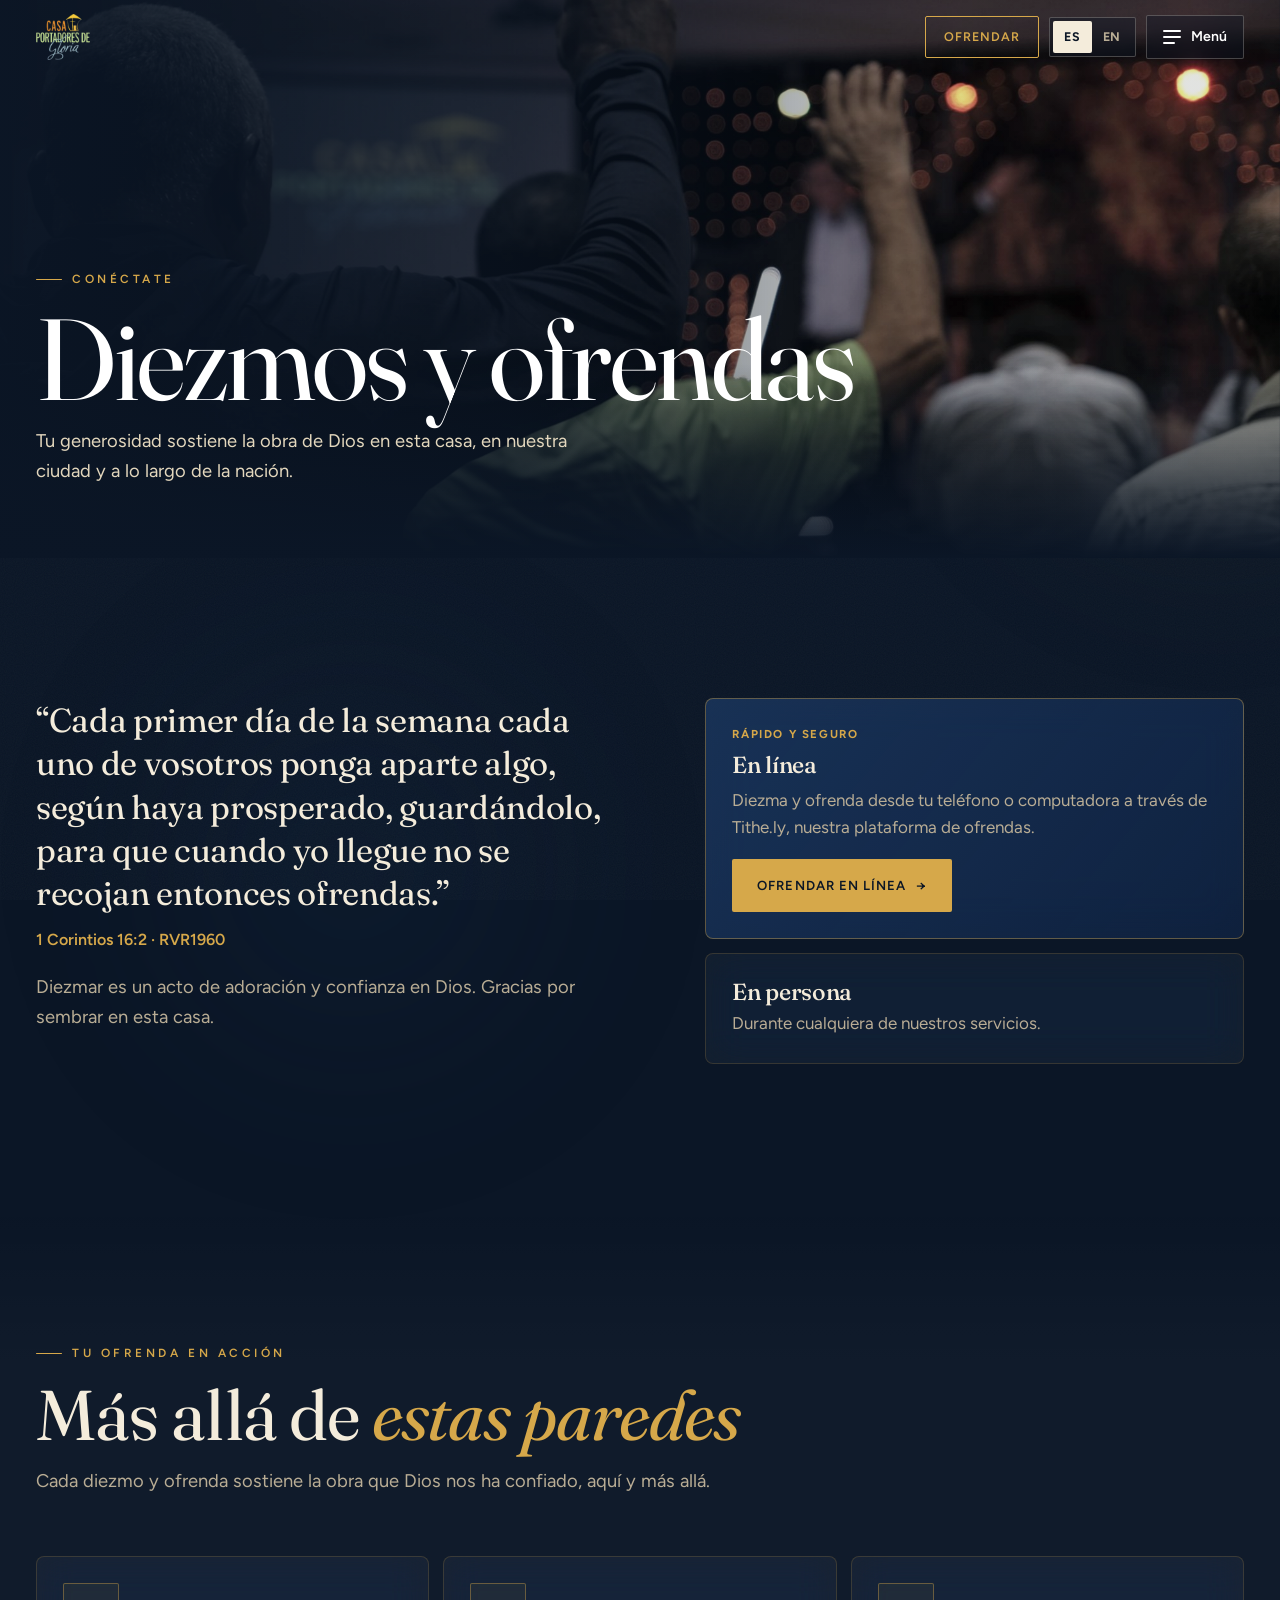
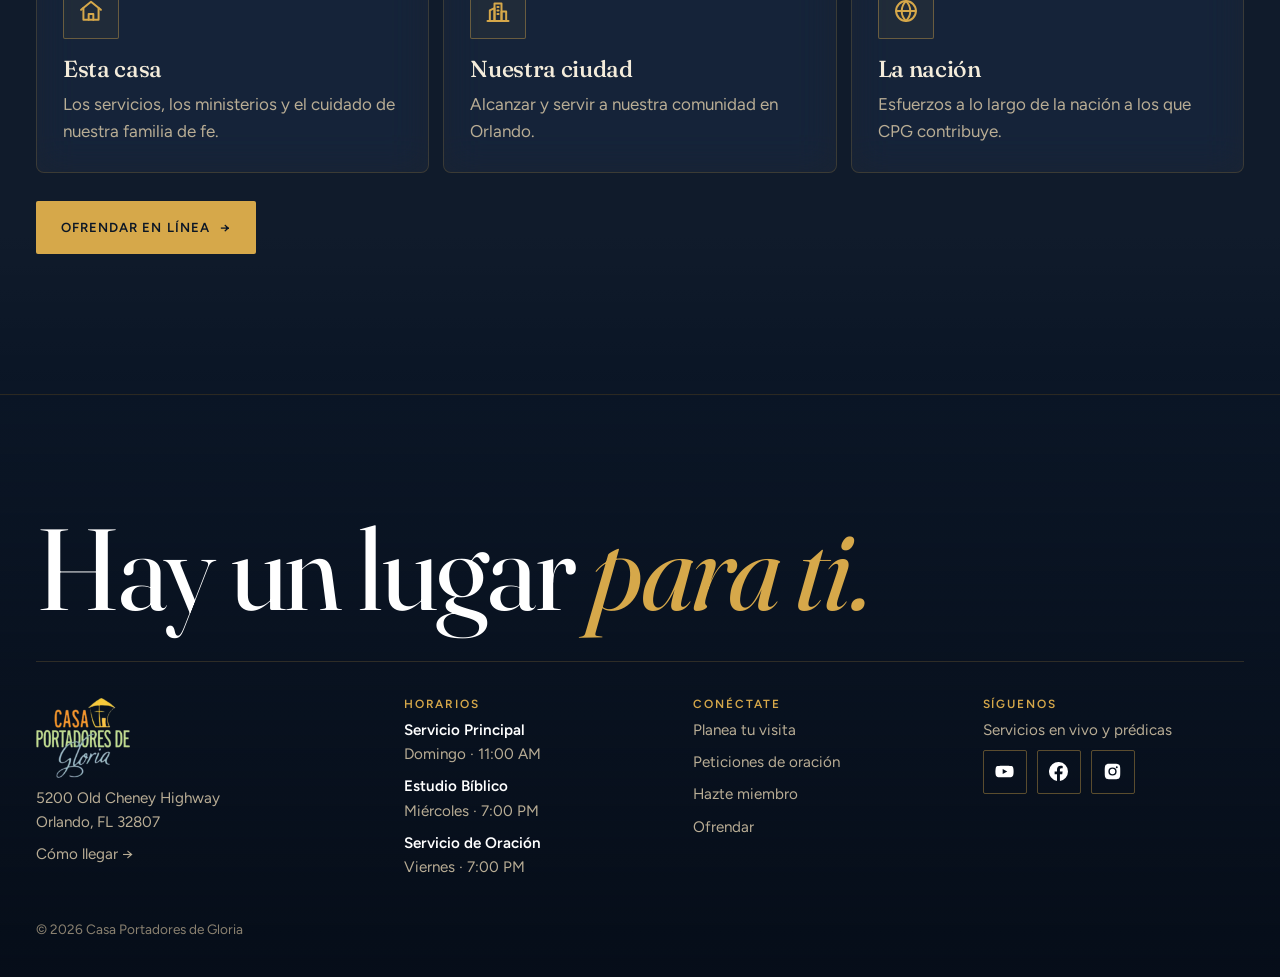
<file: ofrendar.html>
<!doctype html>
<html lang="es">
<head>
<meta charset="utf-8">
<meta name="viewport" content="width=device-width, initial-scale=1, viewport-fit=cover">
<title>Ofrendar · CPG</title>
<meta name="claude:viewport-fit-sides" content="cover">
<meta name="description" content="Casa Portadores de Gloria — iglesia cristiana bilingüe en Orlando, Florida.">
<meta property="og:type" content="website">
<meta property="og:site_name" content="Casa Portadores de Gloria">
<meta property="og:title" content="Ofrendar · CPG">
<meta property="og:description" content="Iglesia cristiana bilingüe en Orlando, FL. Domingos 11:00 AM · 5200 Old Cheney Hwy.">
<meta property="og:url" content="https://cpgorlando.vercel.app/ofrendar.html">
<meta property="og:image" content="https://cpgorlando.vercel.app/images/og-share.jpg">
<meta property="og:image:width" content="1200">
<meta property="og:image:height" content="630">
<meta property="og:image:alt" content="Casa Portadores de Gloria — Bienvenidos a casa">
<meta property="og:locale" content="es_US">
<meta name="twitter:card" content="summary_large_image">
<meta name="twitter:image" content="https://cpgorlando.vercel.app/images/og-share.jpg">
<meta name="theme-color" content="#0b1626">
<link rel="icon" type="image/png" href="images/favicon.png">
<link rel="apple-touch-icon" href="images/apple-touch-icon.png">
<link rel="icon" href="images/logo.png">
<link rel="preconnect" href="https://fonts.googleapis.com">
<link rel="preconnect" href="https://fonts.gstatic.com" crossorigin>
<link rel="stylesheet" href="https://fonts.googleapis.com/css2?family=Fraunces:ital,opsz,wght@0,9..144,300..600;1,9..144,300..600&family=Figtree:wght@400;500;600;700&display=swap">
<style>
/* Layout: dark, immersive. Full-bleed photo heroes that melt into a near-black stage,
   a slow-moving "stage light" aurora behind everything, glass cards with a cursor spotlight,
   and one living gradient (violet → blue → cyan) used for emphasis. Single dark look by design. */
:root {
  color-scheme: dark;
  --bg: #0b1626;
  --ink: #f5f5fa;
  --muted: #9b9db2;
  --faint: #6b6e85;
  --glass: rgba(255, 255, 255, 0.045);
  --glass-2: rgba(255, 255, 255, 0.08);
  --line: rgba(255, 255, 255, 0.09);
  --line-2: rgba(255, 255, 255, 0.18);
  --violet: #8b5cf6;
  --blue: #4f7bff;
  --cyan: #22d3ee;
  --grad: linear-gradient(100deg, #f0d79a 0%, #d6a84a 45%, #e8c77a 100%);
  --font-display: "Bricolage Grotesque", "Helvetica Neue", Arial, sans-serif;
  --font-body: "Instrument Sans", "Helvetica Neue", Arial, sans-serif;
  --radius: 24px;
  --gutter-l: max(16px, env(safe-area-inset-left, 0px));
  --gutter-r: max(16px, env(safe-area-inset-right, 0px));
}

* { box-sizing: border-box; }
html { scroll-behavior: smooth; background: var(--bg); }
body { margin: 0; background: var(--bg); color: var(--ink); font-family: var(--font-body); font-size: 17px; line-height: 1.6; -webkit-font-smoothing: antialiased; overflow-x: hidden; }
img { max-width: 100%; display: block; }
a { color: inherit; }
::selection { background: #d6a84a66; }
:focus-visible { outline: 2px solid var(--cyan); outline-offset: 3px; border-radius: 8px; }

/* stage-light aurora behind the whole site */
.aurora { position: fixed; inset: -20vmax; z-index: 0; pointer-events: none; filter: blur(60px); opacity: .5; }
main, footer { position: relative; z-index: 1; }
.aurora i { position: absolute; border-radius: 50%; mix-blend-mode: screen; }
.aurora i:nth-child(1) { width: 55vmax; height: 55vmax; left: 0; top: 0; background: radial-gradient(circle, #6d3df0 0%, transparent 62%); animation: drift1 26s ease-in-out infinite alternate; }
.aurora i:nth-child(2) { width: 50vmax; height: 50vmax; right: 0; top: 20vmax; background: radial-gradient(circle, #2c5bff 0%, transparent 62%); animation: drift2 32s ease-in-out infinite alternate; }
.aurora i:nth-child(3) { width: 45vmax; height: 45vmax; left: 25vmax; bottom: 0; background: radial-gradient(circle, #0fb5d4 0%, transparent 62%); animation: drift3 38s ease-in-out infinite alternate; opacity: .7; }
@keyframes drift1 { to { transform: translate(18vmax, 22vmax) scale(1.15); } }
@keyframes drift2 { to { transform: translate(-22vmax, 10vmax) scale(.9); } }
@keyframes drift3 { to { transform: translate(-14vmax, -20vmax) scale(1.2); } }
.grain { position: fixed; inset: 0; z-index: 0; pointer-events: none; opacity: .05;
  background-image: url("data:image/svg+xml,%3Csvg xmlns='http://www.w3.org/2000/svg' width='160' height='160'%3E%3Cfilter id='n'%3E%3CfeTurbulence type='fractalNoise' baseFrequency='.9' numOctaves='2' stitchTiles='stitch'/%3E%3C/filter%3E%3Crect width='100%25' height='100%25' filter='url(%23n)'/%3E%3C/svg%3E"); }

.en { display: none; }
:root[data-lang="en"] .en { display: revert; }
:root[data-lang="en"] .es { display: none; }

.wrap { max-width: 1240px; margin: 0 auto; padding-left: var(--gutter-l); padding-right: var(--gutter-r); }
h1, h2, h3 { font-family: var(--font-display); font-weight: 700; line-height: 1.02; letter-spacing: -0.03em; text-wrap: balance; margin: 0; }
h2 { font-size: clamp(2.3rem, 5.6vw, 4.4rem); }
h3 { font-size: 1.45rem; letter-spacing: -0.015em; line-height: 1.15; }
p { margin: 0; }
.grad, h1 em, h2 em, footer .big em { font-style: normal; background: var(--grad); -webkit-background-clip: text; background-clip: text; color: transparent; }
.eyebrow { display: inline-flex; align-items: center; gap: 10px; font-size: .78rem; font-weight: 600; letter-spacing: .16em; text-transform: uppercase; color: #d3c7ad; }
.eyebrow::before { content: ""; width: 22px; height: 2px; border-radius: 2px; background: var(--grad); }
.lead { font-size: 1.15rem; color: var(--muted); max-width: 58ch; }
section { padding-block: clamp(72px, 11vw, 140px); position: relative; }
.section-head { display: grid; gap: 16px; margin-bottom: clamp(36px, 5vw, 60px); }
.band { background: linear-gradient(180deg, transparent, rgba(255,255,255,.025) 20%, rgba(255,255,255,.025) 80%, transparent); }
.stack { display: grid; gap: 22px; align-content: start; }
.split { display: grid; grid-template-columns: 1fr 1fr; gap: clamp(32px, 6vw, 88px); align-items: center; }
.split > * { min-width: 0; }
.split img.photo { width: 100%; aspect-ratio: 4 / 3; object-fit: cover; border-radius: var(--radius); box-shadow: 0 40px 80px -30px #000c; }
@media (max-width: 860px) { .split { grid-template-columns: 1fr; } }

/* glass surface + cursor spotlight */
.glass, .quick a, .service, .event, .min-row, .expect > div, .way, .value, .form, .soon-block, .next-card, .visit, .pastors {
  background: var(--glass); border: 1px solid var(--line); backdrop-filter: blur(18px) saturate(140%); -webkit-backdrop-filter: blur(18px) saturate(140%);
}
.spot { position: relative; isolation: isolate; }
.spot::before { content: ""; position: absolute; inset: 0; border-radius: inherit; z-index: -1; opacity: 0; transition: opacity .3s ease;
  background: radial-gradient(420px circle at var(--mx, 50%) var(--my, 50%), rgba(214,168,74, .18), transparent 60%); }
.spot:hover::before { opacity: 1; }

/* buttons */
.btn { display: inline-flex; align-items: center; justify-content: center; gap: 10px; font: inherit; font-weight: 600; text-decoration: none; padding: 15px 26px; border-radius: 999px; border: 1px solid transparent; cursor: pointer; transition: transform .25s ease, box-shadow .25s ease, background .25s ease, color .25s ease, border-color .25s ease; }
.btn:hover { transform: translateY(-2px); }
.btn-primary, .btn-ink, .btn-gold { background: #fff; color: #0b1626; box-shadow: 0 0 0 0 #d6a84a00; }
.btn-primary:hover, .btn-ink:hover, .btn-gold:hover { box-shadow: 0 10px 40px -6px #d6a84aaa, 0 0 0 4px #d6a84a33; }
.btn-ghost, .btn-outline { background: var(--glass); border-color: var(--line-2); color: #fff; backdrop-filter: blur(10px); }
.btn-ghost:hover, .btn-outline:hover { background: var(--glass-2); border-color: #ffffff55; }
.actions, .cta-row { display: flex; flex-wrap: wrap; gap: 12px; }
.btn .arr { transition: transform .25s ease; }
.btn:hover .arr { transform: translateX(4px); }

/* header */
body::before { content: ""; position: fixed; inset: 0 0 auto; height: env(safe-area-inset-top, 0px); z-index: 10; background: var(--bg); }
.site-header { position: fixed; top: env(safe-area-inset-top, 0px); left: 0; right: 0; z-index: 9; color: #fff; transition: background .3s ease, border-color .3s ease; border-bottom: 1px solid transparent; }
.site-header.scrolled { background: rgba(11, 22, 38, .62); backdrop-filter: blur(20px) saturate(160%); -webkit-backdrop-filter: blur(20px) saturate(160%); border-bottom-color: var(--line); }
.site-header .wrap { display: flex; align-items: center; gap: 10px; padding-block: 14px; }
.brand { display: flex; align-items: center; margin-right: auto; text-decoration: none; }
.logo { height: 46px; width: auto; }
.logo-lg { height: 80px; }
.give-pill { font-size: .88rem; font-weight: 600; text-decoration: none; padding: 10px 18px; border-radius: 999px; background: #fff; color: #0b1626; white-space: nowrap; transition: box-shadow .25s ease; }
.give-pill:hover { box-shadow: 0 6px 30px -4px #d6a84aaa; }
.lang { display: inline-flex; border: 1px solid var(--line-2); border-radius: 999px; padding: 3px; background: rgba(11,22,38,.35); backdrop-filter: blur(10px); }
.lang button { font: inherit; font-size: .78rem; font-weight: 700; letter-spacing: .06em; border: 0; background: transparent; color: var(--muted); padding: 6px 11px; border-radius: 999px; cursor: pointer; }
.lang button[aria-pressed="true"] { background: #fff; color: #0b1626; }
.menu-btn { font: inherit; font-size: .88rem; font-weight: 600; display: inline-flex; align-items: center; gap: 10px; border: 1px solid var(--line-2); background: rgba(11,22,38,.35); backdrop-filter: blur(10px); color: #fff; padding: 10px 16px; border-radius: 999px; cursor: pointer; transition: background .2s ease; }
.menu-btn:hover { background: var(--glass-2); }
.menu-btn .bars { display: grid; gap: 4px; }
.menu-btn .bars i { display: block; width: 18px; height: 2px; background: currentColor; border-radius: 2px; }
.menu-btn .bars i:last-child { width: 12px; }
@media (max-width: 480px) { .give-pill { display: none; } .menu-btn .label { display: none; } }

/* full-screen menu */
.menu { position: fixed; inset: 0; z-index: 30; background: rgba(11, 22, 38, .92); backdrop-filter: blur(24px); color: #fff; overflow-y: auto;
  padding-top: calc(env(safe-area-inset-top, 0px) + 14px); padding-bottom: calc(env(safe-area-inset-bottom, 0px) + 32px); animation: fadeIn .3s ease; }
@keyframes fadeIn { from { opacity: 0; } }
.menu .wrap { display: grid; gap: clamp(28px, 5vw, 56px); }
.menu-top { display: flex; align-items: center; justify-content: space-between; gap: 16px; }
.menu-close { font: inherit; font-weight: 600; border: 1px solid var(--line-2); background: var(--glass); color: #fff; padding: 10px 18px; border-radius: 999px; cursor: pointer; }
.menu-groups { display: grid; grid-template-columns: repeat(4, 1fr); gap: 36px; }
.menu-group { display: grid; gap: 8px; align-content: start; min-width: 0; }
.menu-group h2 { font-family: var(--font-body); font-size: .76rem; font-weight: 600; letter-spacing: .16em; text-transform: uppercase; color: var(--faint); margin-bottom: 8px; }
.menu-group a { font-family: var(--font-display); font-weight: 600; font-size: clamp(1.55rem, 2.8vw, 2.2rem); letter-spacing: -0.025em; text-decoration: none; line-height: 1.15; display: inline-block; transition: transform .2s ease, opacity .2s ease; opacity: .8; animation: rise .5s ease backwards; }
.menu-group:nth-child(2) a { animation-delay: .05s; } .menu-group:nth-child(3) a { animation-delay: .1s; } .menu-group:nth-child(4) a { animation-delay: .15s; }
@keyframes rise { from { opacity: 0; transform: translateY(14px); } }
.menu-group a:hover { opacity: 1; transform: translateX(6px); }
.menu-group a[aria-current="page"] { opacity: 1; background: var(--grad); -webkit-background-clip: text; background-clip: text; color: transparent; }
@media (max-width: 860px) { .menu-groups { grid-template-columns: 1fr 1fr; } }
@media (max-width: 440px) { .menu-groups { grid-template-columns: 1fr; } }

/* full-bleed heroes */
.hero, .page-hero { padding: 0; }
.hero .hero-wrap, .page-hero .hero-wrap { max-width: none; padding: 0; }
.hero-frame { position: relative; overflow: hidden; color: #fff; isolation: isolate; }
.hero-frame > img, .hero-frame > picture > img { position: absolute; inset: 0; width: 100%; height: 110%; object-fit: cover; z-index: -2; will-change: transform; animation: heroIn 2.2s cubic-bezier(.2,.7,.2,1) both; }
@keyframes heroIn { from { transform: scale(1.12); filter: brightness(.4); } }
.hero-frame::after { content: ""; position: absolute; inset: 0; z-index: -1;
  background: linear-gradient(180deg, rgba(11,22,38,.55) 0%, rgba(11,22,38,.2) 30%, rgba(11,22,38,.55) 70%, var(--bg) 100%),
              linear-gradient(90deg, rgba(11,22,38,.7) 0%, transparent 60%); }
.hero-inner { max-width: 1240px; margin: 0 auto; display: grid; grid-template-columns: minmax(0, 1fr) auto; align-items: end; gap: 32px;
  min-height: min(92vh, 900px); padding: 130px max(16px, env(safe-area-inset-right, 0px)) clamp(48px, 7vw, 96px) max(16px, env(safe-area-inset-left, 0px)); }
.hero-inner > * { min-width: 0; }
.hero-copy { display: grid; gap: 24px; }
.hero h1 { font-size: clamp(3rem, 12vw, 9.5rem); font-weight: 800; letter-spacing: -0.05em; line-height: .9; }
.hero .hero-copy > p { font-size: clamp(1.05rem, 2vw, 1.3rem); color: #e3d7bd; max-width: 44ch; }
.hero-copy > * { animation: rise .9s cubic-bezier(.2,.7,.2,1) backwards; }
.hero-copy > *:nth-child(2) { animation-delay: .12s; } .hero-copy > *:nth-child(3) { animation-delay: .24s; } .hero-copy > *:nth-child(4) { animation-delay: .36s; }
@media (max-width: 860px) { .hero-inner { grid-template-columns: minmax(0, 1fr); min-height: 0; padding-top: 120px; } }

.next-card { width: min(100%, 340px); border-radius: 22px; padding: 22px; display: grid; gap: 12px; background: rgba(15, 15, 24, .55); border-color: var(--line-2); animation: rise 1s .5s cubic-bezier(.2,.7,.2,1) backwards; }
.next-card .lbl { font-size: .74rem; font-weight: 700; letter-spacing: .14em; text-transform: uppercase; color: #d6a84a; display: flex; align-items: center; gap: 8px; }
.next-card .lbl .dot { width: 8px; height: 8px; border-radius: 50%; background: var(--cyan); box-shadow: 0 0 12px var(--cyan); animation: blink 1.6s ease-in-out infinite; }
.next-card.is-live .lbl { color: #ff7a7a; }
.next-card.is-live .lbl .dot { background: #ff3b3b; box-shadow: 0 0 12px #ff3b3b; }
@keyframes blink { 50% { opacity: .3; } }
.next-card .name { font-family: var(--font-display); font-weight: 700; font-size: 1.55rem; letter-spacing: -0.02em; line-height: 1.1; }
.next-card .when { color: var(--muted); font-size: .95rem; }
.count { display: grid; grid-template-columns: repeat(3, 1fr); gap: 8px; }
.count div { background: rgba(255,255,255,.06); border: 1px solid var(--line); border-radius: 14px; padding: 10px 6px; text-align: center; }
.count b { display: block; font-family: var(--font-display); font-size: 1.8rem; font-weight: 700; font-variant-numeric: tabular-nums; line-height: 1.05; }
.count small { font-size: .7rem; color: var(--muted); text-transform: uppercase; letter-spacing: .1em; }
.next-card .btn { padding: 12px 18px; font-size: .92rem; }

/* marquee */
.marquee { padding-block: 34px; overflow: hidden; border-block: 1px solid var(--line); }
.marquee-track { display: flex; gap: 56px; width: max-content; animation: marquee 40s linear infinite; }
.marquee span { font-family: var(--font-display); font-weight: 800; font-size: clamp(2.2rem, 5vw, 4rem); letter-spacing: -0.04em; white-space: nowrap; display: inline-flex; align-items: center; gap: 56px; color: transparent; -webkit-text-stroke: 1px #ffffff40; }
.marquee span:nth-child(3n+1) { background: var(--grad); -webkit-background-clip: text; background-clip: text; -webkit-text-stroke: 0; }
.marquee span::after { content: "✦"; -webkit-text-stroke: 0; color: #d6a84a; font-size: .45em; }
@keyframes marquee { to { transform: translateX(-50%); } }

/* inner page heroes */
.page-hero .hero-frame { min-height: clamp(420px, 62vh, 640px); display: grid; align-items: end; }
.page-hero .hero-copy { max-width: 1240px; width: 100%; margin: 0 auto; padding: 130px max(16px, env(safe-area-inset-right, 0px)) clamp(36px, 6vw, 72px) max(16px, env(safe-area-inset-left, 0px)); display: grid; gap: 16px; }
.page-hero h1 { font-size: clamp(2.6rem, 10vw, 7.2rem); font-weight: 800; letter-spacing: -0.05em; line-height: .92; max-width: 13ch; }
.page-hero p.sub { color: #e3d7bd; font-size: 1.15rem; max-width: 48ch; }

/* welcome / pastors chip */
.pastors { display: flex; align-items: center; gap: 16px; padding: 10px 22px 10px 10px; border-radius: 999px; width: fit-content; max-width: 100%; }
.pastors img { width: 58px; height: 58px; border-radius: 50%; object-fit: cover; flex: none; }
.pastors .names { display: block; font-family: var(--font-display); font-weight: 700; font-size: 1.12rem; }
.pastors .role { display: block; color: var(--muted); font-size: .92rem; }
.pastors a { color: #d6a84a; font-weight: 600; text-decoration: none; }

/* photo strip */
.strip { display: grid; grid-template-columns: 1.4fr 1fr 1fr 1.2fr; gap: 14px; height: clamp(240px, 30vw, 400px); }
.strip img { width: 100%; height: 100%; object-fit: cover; border-radius: 20px; min-width: 0; transition: transform .6s cubic-bezier(.2,.7,.2,1), filter .6s ease; filter: saturate(.9); }
.strip img:hover { transform: translateY(-6px) scale(1.02); filter: saturate(1.1); }
@media (max-width: 700px) { .strip { grid-template-columns: 1fr 1fr; height: auto; grid-auto-rows: 170px; } }

/* quick links */
.quick { display: grid; grid-template-columns: repeat(4, 1fr); gap: 14px; }
.quick a { position: relative; overflow: hidden; isolation: isolate; display: grid; gap: 8px; align-content: end; min-height: 320px; padding: 26px; border-radius: var(--radius); text-decoration: none; transition: transform .3s ease, border-color .3s ease; }
.quick a img { position: absolute; inset: 0; width: 100%; height: 100%; object-fit: cover; z-index: -2; transition: transform .8s cubic-bezier(.2,.7,.2,1), filter .5s ease; filter: brightness(.85); }
.quick a:hover img { transform: scale(1.08); filter: brightness(1); }
.quick a::after { content: ""; position: absolute; inset: 0; z-index: -1; background: linear-gradient(180deg, rgba(11,22,38,.1) 20%, rgba(11,22,38,.88) 100%); }
.quick a span.go { position: absolute; top: 22px; right: 22px; background: rgba(11,22,38,.35); backdrop-filter: blur(8px); }
.quick span.d { color: #e3d7bd; }
.quick a:hover { transform: translateY(-6px); border-color: var(--line-2); }
.quick b { font-family: var(--font-display); font-weight: 700; font-size: 1.7rem; letter-spacing: -0.025em; line-height: 1.05; }
.quick span.d { color: var(--muted); font-size: .98rem; }
.quick span.go { width: 46px; height: 46px; border-radius: 50%; display: grid; place-items: center; border: 1px solid var(--line-2); font-size: 1.1rem; transition: transform .3s ease, background .3s ease, color .3s ease; }
.quick a:hover span.go { background: #fff; color: #0b1626; transform: rotate(-45deg); }
@media (max-width: 960px) { .quick { grid-template-columns: 1fr 1fr; } }
@media (max-width: 480px) { .quick { grid-template-columns: 1fr; } .quick a { min-height: 240px; } }

/* services */
.services { display: grid; grid-template-columns: repeat(3, 1fr); gap: 16px; }
.service { border-radius: var(--radius); overflow: hidden; display: grid; gap: 10px; align-content: start; padding: 0 26px 28px; min-width: 0; transition: transform .3s ease, border-color .3s ease; }
.service:hover { transform: translateY(-6px); border-color: var(--line-2); }
.service-img { width: calc(100% + 52px); max-width: none; margin: 0 -26px 14px; aspect-ratio: 16 / 11; object-fit: cover; }
.service .when { font-family: var(--font-display); font-size: 3.4rem; font-weight: 800; letter-spacing: -0.05em; line-height: 1; font-variant-numeric: tabular-nums; }
.service .when span { font-size: 1rem; color: var(--muted); font-family: var(--font-body); font-weight: 600; letter-spacing: 0; margin-left: 6px; }
.service p { color: var(--muted); }
@media (max-width: 820px) { .services { grid-template-columns: 1fr; } }
.visit { margin-top: 28px; display: flex; flex-wrap: wrap; align-items: center; gap: 16px 28px; padding: 22px 26px; border-radius: var(--radius); }
.visit address { font-style: normal; font-weight: 600; margin-right: auto; }
.visit address span { display: block; font-weight: 400; color: var(--muted); }

/* live band */
.live { overflow: hidden; }
.live .wrap { display: grid; grid-template-columns: 1.05fr 1fr; gap: clamp(28px, 5vw, 72px); align-items: center; }
.live .wrap > * { min-width: 0; }
.live h2 { font-size: clamp(2.6rem, 7vw, 5.2rem); }
.live p { color: var(--muted); max-width: 46ch; }
.live-badge { display: inline-flex; align-items: center; gap: 10px; font-size: .78rem; font-weight: 700; letter-spacing: .16em; text-transform: uppercase; color: #ff8a8a; }
.live-badge::before { content: ""; width: 10px; height: 10px; border-radius: 50%; background: #ff3b3b; box-shadow: 0 0 0 4px #ff3b3b33, 0 0 16px #ff3b3b; animation: pulse 1.8s ease-in-out infinite; }
@keyframes pulse { 50% { box-shadow: 0 0 0 10px #ff3b3b00, 0 0 16px #ff3b3b; } }
.live .shot { position: relative; border-radius: var(--radius); overflow: hidden; aspect-ratio: 4 / 3; border: 1px solid var(--line); box-shadow: 0 50px 100px -30px #d6a84a33; }
.live .shot img { width: 100%; height: 100%; object-fit: cover; transition: transform .8s ease; }
.live .shot:hover img { transform: scale(1.06); }
.live .shot .play { position: absolute; inset: 0; display: grid; place-items: center; text-decoration: none; background: rgba(11,22,38,.25); }
.live .shot .play span { width: 88px; height: 88px; border-radius: 50%; background: #fff; display: grid; place-items: center; transition: transform .25s ease; box-shadow: 0 0 0 14px #ffffff1f, 0 0 60px #d6a84aaa; }
.live .shot .play:hover span { transform: scale(1.1); }
@media (max-width: 820px) { .live .wrap { grid-template-columns: 1fr; } }
.social-btns { display: flex; flex-wrap: wrap; gap: 12px; }
.sbtn { display: inline-flex; align-items: center; gap: 10px; font-weight: 600; text-decoration: none; padding: 14px 22px; border-radius: 999px; color: #fff; background: var(--glass); border: 1px solid var(--line-2); transition: transform .25s ease, background .25s ease, border-color .25s ease; }
.sbtn:hover { transform: translateY(-2px); }
.sbtn svg { width: 20px; height: 20px; flex: none; }
.sbtn.yt svg { color: #ff3b3b; } .sbtn.fb svg { color: #4f8cff; }
.sbtn.yt:hover { background: #ff3b3b; border-color: #ff3b3b; } .sbtn.yt:hover svg { color: #fff; }
.sbtn.fb:hover { background: #1877f2; border-color: #1877f2; } .sbtn.fb:hover svg { color: #fff; }
.social-icons { display: flex; gap: 10px; }
.social-icons a { width: 44px; height: 44px; border-radius: 50%; display: grid; place-items: center; border: 1px solid var(--line-2); color: #fff; transition: background .2s ease, transform .2s ease; }
.social-icons a:hover { background: #fff; color: #0b1626; transform: translateY(-2px); }
.social-icons svg { width: 19px; height: 19px; }

/* events */
.events { display: grid; gap: 12px; }
.event { display: grid; grid-template-columns: 100px 1fr auto; gap: 26px; align-items: center; padding: 20px 26px; border-radius: var(--radius); transition: transform .3s ease, border-color .3s ease; }
.event:hover { transform: translateX(8px); border-color: var(--line-2); }
.event > * { min-width: 0; }
.date { text-align: center; border-radius: 18px; padding: 12px 6px; background: linear-gradient(160deg, #8b5cf633, #22d3ee22); border: 1px solid var(--line-2); }
.date .m { display: block; font-size: .76rem; font-weight: 700; letter-spacing: .14em; text-transform: uppercase; color: #d6a84a; }
.date .d { display: block; font-family: var(--font-display); font-weight: 800; font-size: 2.4rem; letter-spacing: -0.04em; line-height: 1.05; font-variant-numeric: tabular-nums; }
.event h3 { margin-bottom: 4px; }
.event p { color: var(--muted); }
.event::after { content: "→"; font-size: 1.4rem; color: #d6a84a; transition: transform .3s ease; }
.event:hover::after { transform: translateX(4px); }
.tag { display: inline-block; font-size: .7rem; font-weight: 700; letter-spacing: .1em; text-transform: uppercase; padding: 4px 10px; border-radius: 999px; border: 1px solid var(--line-2); color: #d3c7ad; margin-bottom: 8px; }
@media (max-width: 560px) { .event { grid-template-columns: 74px 1fr; gap: 16px; padding: 16px; } .event::after { display: none; } .date .d { font-size: 1.8rem; } }

/* ministries */
.min-list { display: grid; gap: 18px; }
.min-row { display: grid; grid-template-columns: 1fr 1fr; border-radius: var(--radius); overflow: hidden; min-height: 340px; transition: border-color .3s ease; }
.min-row:hover { border-color: var(--line-2); }
.min-row:nth-child(even) img { order: 2; }
.min-row > * { min-width: 0; }
.min-row img { width: 100%; height: 100%; object-fit: cover; transition: transform .8s cubic-bezier(.2,.7,.2,1); }
.min-row:hover img { transform: scale(1.05); }
.min-row .body { padding: clamp(26px, 4vw, 52px); display: grid; gap: 14px; align-content: center; }
.min-row .who { font-size: .78rem; font-weight: 600; letter-spacing: .16em; text-transform: uppercase; color: #d6a84a; }
.min-row h3 { font-size: clamp(2rem, 4vw, 3rem); letter-spacing: -0.035em; }
.min-row p { color: var(--muted); }
.min-row a.more { font-weight: 600; text-decoration: none; background: var(--grad); -webkit-background-clip: text; background-clip: text; color: transparent; width: fit-content; }
@media (max-width: 760px) { .min-row { grid-template-columns: 1fr; } .min-row:nth-child(even) img { order: 0; } .min-row img { aspect-ratio: 16 / 10; } }

/* pastors page */
.pastor-card { display: grid; grid-template-columns: minmax(0, 460px) 1fr; gap: clamp(28px, 6vw, 80px); align-items: center; }
.pastor-card > * { min-width: 0; }
.pastor-card img { width: 100%; aspect-ratio: 4 / 5; object-fit: cover; border-radius: var(--radius); box-shadow: 0 50px 100px -30px #d6a84a33; }
@media (max-width: 820px) { .pastor-card { grid-template-columns: 1fr; } }

/* highlights */
.hl-grid { display: grid; grid-template-columns: repeat(3, 1fr); gap: 16px; }
.hl { position: relative; border-radius: var(--radius); overflow: hidden; min-height: 420px; display: grid; align-content: end; color: #fff; isolation: isolate; border: 1px solid var(--line); min-width: 0; }
.hl img { position: absolute; inset: 0; width: 100%; height: 100%; object-fit: cover; z-index: -2; transition: transform .8s cubic-bezier(.2,.7,.2,1); }
.hl:hover img { transform: scale(1.07); }
.hl::after { content: ""; position: absolute; inset: 0; z-index: -1; background: linear-gradient(180deg, transparent 30%, rgba(11,22,38,.92) 100%); }
.hl .ph { position: absolute; inset: 0; z-index: -2; display: grid; place-items: start; padding: 24px; background: linear-gradient(150deg, #3b1d8f, #0b2a5e 60%, #0b1626); color: #ffffff99; font-size: .76rem; font-weight: 700; letter-spacing: .12em; text-transform: uppercase; }
.hl .body { padding: 26px; display: grid; gap: 6px; }
.hl h3 { font-size: 1.8rem; }
.hl p { color: #d3c7ad; }
@media (max-width: 900px) { .hl-grid { grid-template-columns: 1fr 1fr; } }
@media (max-width: 560px) { .hl-grid { grid-template-columns: 1fr; } .hl { min-height: 340px; } }

/* gallery + lightbox */
.gallery { display: grid; grid-template-columns: repeat(4, 1fr); grid-auto-rows: 240px; gap: 12px; }
.gallery img { width: 100%; height: 100%; object-fit: cover; border-radius: 18px; cursor: zoom-in; transition: transform .5s ease, filter .5s ease; filter: saturate(.9) brightness(.92); }
.gallery img:hover { transform: scale(1.02); filter: saturate(1.1) brightness(1); }
.g1 { grid-column: span 2; grid-row: span 2; }
@media (max-width: 760px) { .gallery { grid-template-columns: 1fr 1fr; grid-auto-rows: 170px; } }
.lightbox { position: fixed; inset: 0; z-index: 40; background: rgba(11,22,38,.94); backdrop-filter: blur(16px); display: grid; place-items: center; padding: max(16px, env(safe-area-inset-top, 0px)) 16px max(16px, env(safe-area-inset-bottom, 0px)); animation: fadeIn .25s ease; }
.lightbox img { max-height: 84vh; max-width: min(1100px, 100%); border-radius: 16px; object-fit: contain; }
.lb-btn { position: absolute; font: inherit; font-size: 1.3rem; width: 50px; height: 50px; border-radius: 50%; border: 1px solid var(--line-2); background: var(--glass); color: #fff; cursor: pointer; }
.lb-btn:hover { background: #fff; color: #0b1626; }
.lb-close { top: calc(env(safe-area-inset-top, 0px) + 16px); right: max(16px, env(safe-area-inset-right, 0px)); }
.lb-prev { left: max(16px, env(safe-area-inset-left, 0px)); top: 50%; }
.lb-next { right: max(16px, env(safe-area-inset-right, 0px)); top: 50%; }

/* give */
.give-grid { display: grid; grid-template-columns: 1.1fr 1fr; gap: clamp(28px, 6vw, 88px); align-items: start; }
.give-grid > * { min-width: 0; }
.verse { font-family: var(--font-display); font-weight: 600; font-size: clamp(2rem, 4.4vw, 3.2rem); letter-spacing: -0.035em; line-height: 1.08; }
.verse cite { display: block; margin-top: 16px; font-family: var(--font-body); font-weight: 600; font-style: normal; font-size: 1rem; letter-spacing: 0; color: #d6a84a; }
.ways { display: grid; gap: 14px; }
.way { border-radius: var(--radius); padding: 26px; display: grid; gap: 6px; }
.way p { color: var(--muted); }
.soon { font-size: .72rem; font-weight: 700; letter-spacing: .14em; text-transform: uppercase; color: #d6a84a; }
@media (max-width: 820px) { .give-grid { grid-template-columns: 1fr; } }

.soon-block { border-radius: var(--radius); padding: clamp(30px, 5vw, 60px); display: grid; gap: 16px; justify-items: start; }
.expect { display: grid; grid-template-columns: repeat(auto-fit, minmax(220px, 1fr)); gap: 14px; }
.expect > div { padding: 26px; border-radius: var(--radius); display: grid; gap: 8px; }
.expect p { color: var(--muted); }

/* values */
.values { display: grid; grid-template-columns: repeat(2, 1fr); gap: 14px; }
.value { border-radius: var(--radius); padding: clamp(24px, 3.5vw, 36px); display: grid; gap: 12px; align-content: start; min-width: 0; transition: transform .3s ease, border-color .3s ease; }
.value:hover { transform: translateY(-4px); border-color: var(--line-2); }
.value:first-child { grid-column: 1 / -1; background: linear-gradient(130deg, #6d3df0cc, #2c5bffcc 55%, #0fb5d4cc); border-color: transparent; }
.value:first-child h3 { font-size: clamp(2.2rem, 6vw, 4rem); letter-spacing: -0.045em; }
.value:first-child p { color: #ffffffe6; font-size: 1.2rem; }
.value:first-child .ref { background: #ffffff26; color: #fff; border-color: transparent; }
.value h3 { font-size: 1.6rem; }
.value p { color: var(--muted); font-size: 1.05rem; }
.refs { display: flex; flex-wrap: wrap; gap: 8px; margin-top: 4px; }
.ref { font-size: .8rem; font-weight: 600; padding: 6px 12px; border-radius: 999px; border: 1px solid var(--line-2); color: #e8d6a8; }
@media (max-width: 760px) { .values { grid-template-columns: 1fr; } }

/* forms */
.form { display: grid; gap: 16px; border-radius: var(--radius); padding: clamp(22px, 4vw, 38px); }
.form .row { display: grid; grid-template-columns: 1fr 1fr; gap: 16px; }
@media (max-width: 560px) { .form .row { grid-template-columns: 1fr; } }
.field { display: grid; gap: 6px; min-width: 0; }
.field label { font-weight: 600; font-size: .9rem; color: #e3d7bd; }
.field input, .field textarea, .field select { font: inherit; color: #fff; background: rgba(255,255,255,.05); border: 1px solid var(--line); border-radius: 14px; padding: 13px 15px; width: 100%; transition: border-color .2s ease, background .2s ease, box-shadow .2s ease; }
.field select option { background: #12121a; }
.field textarea { min-height: 130px; resize: vertical; }
.field input:focus, .field textarea:focus, .field select:focus { outline: none; border-color: #d6a84a; background: rgba(255,255,255,.08); box-shadow: 0 0 0 4px #d6a84a2e; }
.check { display: flex; gap: 10px; align-items: flex-start; font-size: .95rem; color: var(--muted); }
.check input { margin-top: 5px; accent-color: #d6a84a; }
.form button[type="submit"] { justify-self: start; font: inherit; font-weight: 600; border: 0; cursor: pointer; padding: 15px 28px; border-radius: 999px; background: #fff; color: #0b1626; transition: box-shadow .25s ease, transform .25s ease; }
.form button[type="submit"]:hover { transform: translateY(-2px); box-shadow: 0 10px 40px -6px #d6a84aaa; }
.form-note { font-size: .92rem; padding: 12px 14px; border-radius: 12px; background: #d6a84a22; border: 1px solid #d6a84a44; color: #f4ecdb; }

/* footer */
footer { padding-block: clamp(72px, 10vw, 120px) 36px; font-size: .95rem; color: var(--muted); border-top: 1px solid var(--line); background: linear-gradient(180deg, transparent, rgba(11,22,38,.8)); }
footer .wrap { display: grid; gap: 40px; }
footer .big { font-family: var(--font-display); font-weight: 800; font-size: clamp(2.8rem, 9vw, 7.5rem); letter-spacing: -0.05em; line-height: .92; color: #fff; }
footer .cols { display: grid; grid-template-columns: 1.3fr 1fr 1fr 1fr; gap: 28px; padding-top: 36px; border-top: 1px solid var(--line); }
footer .cols > * { min-width: 0; display: grid; gap: 8px; align-content: start; }
footer h2 { font-family: var(--font-body); font-size: .74rem; font-weight: 600; letter-spacing: .16em; text-transform: uppercase; color: #fff; }
footer a { color: var(--muted); text-decoration: none; transition: color .15s ease; }
footer a:hover { color: #fff; }
footer .legal { font-size: .85rem; color: var(--faint); }
@media (max-width: 900px) { footer .cols { grid-template-columns: 1fr 1fr; } }
@media (max-width: 520px) { footer .cols { grid-template-columns: 1fr; } }

/* scroll reveal: content is visible without JS; JS only adds the rise */
.js .rv { opacity: .001; transform: translateY(34px); transition: opacity .9s ease, transform .9s cubic-bezier(.2,.7,.2,1); }
.js .rv.in { opacity: 1; transform: none; }

@media (prefers-reduced-motion: reduce) {
  html { scroll-behavior: auto; }
  *, *::before, *::after { animation: none !important; transition: none !important; }
  .js .rv { opacity: 1; transform: none; }
}

.family { margin: 0; border-radius: var(--radius); overflow: hidden; border: 1px solid var(--line); box-shadow: 0 50px 100px -30px #d6a84a26; }
.family img { width: 100%; aspect-ratio: 16 / 9; object-fit: cover; }
@media (max-width: 640px) { .family img { aspect-ratio: 4 / 3; } }

[hidden] { display: none !important; }

/* pastors page: compact layout */
.page-hero.compact .hero-frame { min-height: clamp(280px, 34vw, 380px); }
.page-hero.compact h1 { font-size: clamp(2.4rem, 7vw, 4.6rem); }
.pastors-page { padding-block: clamp(48px, 7vw, 88px); }
.pastor-grid { display: grid; grid-template-columns: 1fr; max-width: 820px; gap: clamp(24px, 4vw, 48px); align-items: center; }
.pastor-grid > * { min-width: 0; }
.pastor-intro { display: grid; grid-template-columns: 200px 1fr; gap: 28px; align-items: center; }
.pastor-intro > * { min-width: 0; }
.pastor-photo { width: 200px; height: 240px; object-fit: cover; border-radius: 20px; border: 1px solid var(--line); }
.pastor-intro h2 { font-size: clamp(2rem, 3.6vw, 2.8rem); }
.soon-line { color: var(--muted); font-size: .95rem; display: flex; gap: 10px; align-items: center; flex-wrap: wrap; }
.family-card { margin: 0; position: relative; border-radius: var(--radius); overflow: hidden; border: 1px solid var(--line); }
.family-card img { width: 100%; aspect-ratio: 3 / 2; object-fit: cover; }
.family-card figcaption { position: absolute; left: 0; right: 0; bottom: 0; padding: 40px 20px 16px; display: grid; gap: 2px; background: linear-gradient(180deg, transparent, rgba(11,22,38,.85)); }
.family-card figcaption b { font-family: var(--font-display); font-size: 1.4rem; letter-spacing: -0.02em; }
@media (max-width: 960px) { .pastor-grid { grid-template-columns: 1fr; } }
@media (max-width: 520px) { .pastor-intro { grid-template-columns: 1fr; } .pastor-photo { width: 160px; height: 192px; } }

.pastor-photo { width: 220px; height: 264px; }
.pastor-intro { grid-template-columns: 220px 1fr; }
.calling { padding-block: clamp(40px, 6vw, 80px); }
.calling-grid { display: grid; grid-template-columns: 1fr 1fr; gap: clamp(24px, 5vw, 64px); align-items: center; }
.calling-grid > * { min-width: 0; }
.calling-photo { width: 100%; aspect-ratio: 3 / 2; object-fit: cover; border-radius: var(--radius); border: 1px solid var(--line); }
.family-section { padding-block: clamp(40px, 6vw, 80px); }
.family-section .family-card { max-width: 760px; margin: 0 auto; }
.family-card img { aspect-ratio: 16 / 9; }
@media (max-width: 820px) { .calling-grid { grid-template-columns: 1fr; } }

.ages { list-style: none; margin: 4px 0 0; padding: 0; display: flex; flex-wrap: wrap; gap: 8px; }
.ages li { font-size: .82rem; font-weight: 600; padding: 6px 12px; border-radius: 999px; border: 1px solid var(--line-2); color: #f4ecdb; background: rgba(214,168,74,.12); }

/* highlights: 5 cards -> 3 on top, 2 wide below */
.hl-grid { grid-template-columns: repeat(6, 1fr); }
.hl-grid > .hl { grid-column: span 2; }
.hl-grid > .hl:nth-child(n+4) { grid-column: span 2; }
@media (max-width: 900px) { .hl-grid { grid-template-columns: 1fr 1fr; } .hl-grid > .hl, .hl-grid > .hl:nth-child(n+4) { grid-column: span 1; } .hl-grid > .hl:last-child { grid-column: auto; } }
@media (max-width: 560px) { .hl-grid { grid-template-columns: 1fr; } }

/* home: scroll-lit verse (replaces the marquee) */
.verse-band { padding-block: clamp(80px, 13vw, 170px); border-block: 1px solid var(--line); position: relative; overflow: hidden; }
.verse-band::before { content: ""; position: absolute; left: 50%; top: 50%; width: 900px; height: 500px; transform: translate(-50%, -50%); background: radial-gradient(closest-side, rgba(214,168,74,.16), transparent); pointer-events: none; }
.verse-band .wrap { display: grid; gap: 28px; position: relative; }
.scroll-verse { margin: 0; font-family: var(--font-display); font-weight: 700; font-size: clamp(1.8rem, 4.2vw, 3.5rem); line-height: 1.1; letter-spacing: -0.03em; text-wrap: balance; max-width: 26ch; }
.scroll-verse span > span { color: rgba(245,245,250,.28); transition: color .4s ease; }
.scroll-verse span > span.lit { color: #f5f5fa; }
.scroll-verse span > span.g.lit { background: var(--grad); -webkit-background-clip: text; background-clip: text; color: transparent; }
.verse-ref { color: var(--muted); font-size: 1.05rem; }

.calling .lead { font-size: 1.05rem; }
.calling .stack { gap: 16px; }
.facts { margin: 8px 0 0; display: grid; grid-template-columns: repeat(3, 1fr); gap: 10px; }
.facts > div { padding: 14px 16px; border-radius: 16px; border: 1px solid var(--line); background: var(--glass); min-width: 0; }
.facts dt { font-family: var(--font-display); font-weight: 800; font-size: 1.5rem; letter-spacing: -0.03em; background: var(--grad); -webkit-background-clip: text; background-clip: text; color: transparent; }
.facts dd { margin: 2px 0 0; font-size: .85rem; color: var(--muted); line-height: 1.35; }
@media (max-width: 520px) { .facts { grid-template-columns: 1fr; } }
.calling-grid { align-items: start; }


.family-section { padding-block: clamp(48px, 7vw, 96px); border-top: 1px solid var(--line); }
.family-grid { display: grid; grid-template-columns: 1fr 1.25fr; gap: clamp(24px, 5vw, 64px); align-items: center; }
.family-grid > * { min-width: 0; }
.family-photo { width: 100%; aspect-ratio: 16 / 10; object-fit: cover; object-position: center 30%; border-radius: var(--radius); border: 1px solid var(--line); box-shadow: 0 40px 80px -30px #d6a84a33; }
@media (max-width: 820px) { .family-grid { grid-template-columns: 1fr; } .family-photo { order: -1; } }

/* beliefs: purpose + statement of faith */
.purpose { display: grid; gap: 18px; max-width: 900px; }
.purpose-text { font-family: var(--font-display); font-weight: 600; font-size: clamp(1.5rem, 3.2vw, 2.4rem); line-height: 1.2; letter-spacing: -0.025em; }
.faith-wrap { display: grid; gap: 0; }
.faith-list { display: grid; gap: 10px; }
.faith { border-radius: 18px; border: 1px solid var(--line); background: var(--glass); overflow: hidden; }
.faith[open] { border-color: var(--line-2); }
.faith summary { list-style: none; cursor: pointer; display: grid; grid-template-columns: 52px 1fr auto; align-items: center; gap: 14px; padding: 18px 22px; }
.faith summary::-webkit-details-marker { display: none; }
.faith .num { font-family: var(--font-display); font-weight: 800; font-size: 1rem; color: #d6a84a; }
.faith .ttl { font-family: var(--font-display); font-weight: 700; font-size: 1.3rem; letter-spacing: -0.02em; }
.faith .chev { width: 32px; height: 32px; border-radius: 50%; border: 1px solid var(--line-2); display: grid; place-items: center; transition: transform .25s ease; }
.faith[open] .chev { transform: rotate(45deg); }
.faith-body { padding: 0 22px 24px 88px; display: grid; gap: 14px; color: #d3c7ad; max-width: 900px; }
.faith-body h4 { margin: 8px 0 0; font-family: var(--font-display); font-size: 1.1rem; color: #fff; }
.faith-body p, .faith-body li { line-height: 1.7; }
.faith-body ul { margin: 0; padding-left: 20px; display: grid; gap: 10px; }
.affiliation { margin-top: 36px; padding: 24px 26px; border-radius: var(--radius); border: 1px solid var(--line); display: grid; gap: 10px; color: var(--muted); max-width: 900px; }
@media (max-width: 600px) { .faith summary { grid-template-columns: 36px 1fr auto; padding: 16px; } .faith-body { padding: 0 16px 20px; } }
.purpose-text em { font-style: normal; background: var(--grad); -webkit-background-clip: text; background-clip: text; color: transparent; }

.serve-note { margin-top: 28px; display: flex; flex-wrap: wrap; align-items: center; justify-content: space-between; gap: 20px 32px; padding: clamp(22px, 4vw, 34px); border-radius: var(--radius); border: 1px solid var(--line-2); background: linear-gradient(130deg, rgba(109,61,240,.22), rgba(44,91,255,.16) 55%, rgba(15,181,212,.14)); }
.serve-note > .stack { flex: 1 1 420px; min-width: 0; }
.serve-title { font-family: var(--font-display); font-weight: 700; font-size: clamp(1.4rem, 2.6vw, 1.9rem); letter-spacing: -0.02em; line-height: 1.15; }
.serve-note p:not(.eyebrow):not(.serve-title) { color: #d3c7ad; max-width: 60ch; }

/* ministries: photo bento with hover reveal */
.min-bento { display: grid; grid-template-columns: repeat(4, 1fr); grid-auto-rows: 300px; gap: 14px; }
.min-tile { position: relative; overflow: hidden; border-radius: var(--radius); border: 1px solid var(--line); isolation: isolate; display: grid; align-content: end; color: #fff; min-width: 0; outline: none; }
.min-tile:nth-child(1), .min-tile:nth-child(2), .min-tile:nth-child(6), .min-tile:nth-child(7) { grid-column: span 2; }
.min-tile:nth-child(3) { grid-column: span 2; grid-row: span 2; }
.min-tile:nth-child(8) { grid-column: span 2; }
.min-tile > img { position: absolute; inset: 0; width: 100%; height: 100%; object-fit: cover; z-index: -2; transition: transform .9s cubic-bezier(.2,.7,.2,1), filter .6s ease; filter: saturate(.95); }
.min-tile::after { content: ""; position: absolute; inset: 0; z-index: -1; background: linear-gradient(180deg, rgba(11,22,38,0) 30%, rgba(11,22,38,.92) 100%); transition: background .5s ease; }
.min-tile .body { padding: 22px 24px; display: grid; gap: 4px; }
.min-tile .who { font-size: .72rem; font-weight: 700; letter-spacing: .16em; text-transform: uppercase; color: #d6a84a; }
.min-tile h3 { font-size: clamp(1.5rem, 2.4vw, 2.1rem); letter-spacing: -0.03em; }
.min-tile:nth-child(3) h3 { font-size: clamp(2rem, 3.6vw, 3rem); }
.min-tile .reveal { display: grid; gap: 10px; max-height: 0; opacity: 0; overflow: hidden; transition: max-height .5s ease, opacity .4s ease, margin .4s ease; }
.min-tile .reveal p { color: #e3d7bd; font-size: .95rem; line-height: 1.5; }
.min-tile .more { font-weight: 600; color: #fff; text-decoration: none; width: fit-content; padding: 8px 14px; border-radius: 999px; background: rgba(255,255,255,.14); backdrop-filter: blur(8px); }
.min-tile .more:hover { background: #fff; color: #0b1626; }
.min-tile:hover > img, .min-tile:focus-within > img { transform: scale(1.07); filter: saturate(1.1); }
.min-tile:hover::after, .min-tile:focus-within::after { background: linear-gradient(180deg, rgba(11,22,38,.15) 0%, rgba(11,22,38,.94) 100%); }
.min-tile:hover .reveal, .min-tile:focus-within .reveal { max-height: 240px; opacity: 1; margin-top: 6px; }
@media (hover: none) { .min-tile .reveal { max-height: none; opacity: 1; margin-top: 6px; } .min-tile::after { background: linear-gradient(180deg, rgba(11,22,38,.05) 20%, rgba(11,22,38,.94) 100%); } }
@media (max-width: 960px) { .min-bento { grid-template-columns: 1fr 1fr; grid-auto-rows: 280px; } .min-tile:nth-child(n) { grid-column: span 1; grid-row: span 1; } .min-tile:nth-child(3), .min-tile:nth-child(8) { grid-column: span 2; } }
@media (max-width: 600px) { .min-bento { grid-template-columns: 1fr; grid-auto-rows: 340px; } .min-tile:nth-child(n) { grid-column: span 1; } }


/* ===================== A · GLORIA theme (navy + gold, serif) ===================== */
:root {
  --bg: #0b1626; --ink: #f4ecdb; --muted: #b9ad95; --faint: #8a8170;
  --glass: rgba(244,236,219,.04); --glass-2: rgba(244,236,219,.08);
  --line: rgba(214,168,74,.18); --line-2: rgba(214,168,74,.4);
  --gold: #d6a84a; --gold-2: #e8c77a;
  --grad: linear-gradient(100deg, #e8c77a, #d6a84a 60%, #b8862e);
  --font-display: "Fraunces", Georgia, "Times New Roman", serif;
  --font-body: "Figtree", "Helvetica Neue", Arial, sans-serif;
  --radius: 8px;
}
html, body { background: var(--bg); }
.aurora { opacity: .35; filter: blur(90px); }
.aurora i:nth-child(1) { background: radial-gradient(circle, #1d3a63 0%, transparent 62%); }
.aurora i:nth-child(2) { background: radial-gradient(circle, #6b5320 0%, transparent 62%); opacity: .6; }
.aurora i:nth-child(3) { background: radial-gradient(circle, #16304f 0%, transparent 62%); }
.grain { opacity: .04; }

h1, h2, h3 { font-family: var(--font-display); font-weight: 400; letter-spacing: -0.015em; line-height: 1.02; }
h3 { font-weight: 500; }
.grad, h1 em, h2 em, footer .big em, .purpose-text em { background: none; -webkit-background-clip: initial; background-clip: initial; color: var(--gold); font-style: italic; }
.eyebrow { color: var(--gold); letter-spacing: .3em; font-size: .74rem; }
.eyebrow::before { background: var(--gold); height: 1px; width: 26px; }
.lead { color: var(--muted); }

/* buttons: square, gold */
.btn { border-radius: 2px; text-transform: uppercase; letter-spacing: .08em; font-size: .82rem; padding: 15px 24px; }
.btn-primary, .btn-ink, .btn-gold { background: var(--gold); color: var(--bg); box-shadow: none; }
.btn-primary:hover, .btn-ink:hover, .btn-gold:hover { background: var(--gold-2); box-shadow: 0 10px 30px -10px rgba(214,168,74,.6); }
.btn-ghost, .btn-outline { background: transparent; border-color: rgba(244,236,219,.4); color: var(--ink); backdrop-filter: none; }
.btn-ghost:hover, .btn-outline:hover { border-color: var(--gold); color: var(--gold); background: transparent; }
.give-pill { border-radius: 2px; background: transparent; color: var(--gold); border: 1px solid var(--gold); text-transform: uppercase; letter-spacing: .08em; font-size: .78rem; }
.give-pill:hover { background: var(--gold); color: var(--bg); box-shadow: none; }
.lang, .menu-btn { border-radius: 2px; border-color: rgba(244,236,219,.25); }
.lang button { border-radius: 2px; }
.lang button[aria-pressed="true"] { background: var(--ink); color: var(--bg); }
.site-header.scrolled { background: rgba(11,22,38,.82); }
.form button[type="submit"] { border-radius: 2px; background: var(--gold); color: var(--bg); text-transform: uppercase; letter-spacing: .08em; font-size: .85rem; }
.field input, .field textarea, .field select { border-radius: 4px; color: var(--ink); }
.field input:focus, .field textarea:focus, .field select:focus { border-color: var(--gold); box-shadow: 0 0 0 3px rgba(214,168,74,.18); }

/* hero: warm cinematic photo with navy fade from the left */
.hero-frame > img, .hero-frame > picture > img, .page-hero .hero-frame > img { filter: sepia(.18) saturate(.92); }
.hero-frame::after { background: linear-gradient(90deg, rgba(11,22,38,.95) 0%, rgba(11,22,38,.7) 40%, rgba(11,22,38,.12) 75%), linear-gradient(0deg, var(--bg) 0%, transparent 35%); }
.hero h1 { font-weight: 400; font-size: clamp(3.2rem, 9vw, 7.4rem); letter-spacing: -0.02em; line-height: .95; }
.page-hero h1 { font-weight: 400; letter-spacing: -0.02em; }
.hero .hero-copy > p, .page-hero p.sub { color: #e3d7bd; }
.next-card { background: rgba(11,22,38,.72); border: 1px solid var(--line-2); border-radius: 4px; }
.next-card .lbl .dot { background: var(--gold); box-shadow: 0 0 10px var(--gold); }
.next-card .name { font-weight: 400; }
.count div { border-radius: 2px; background: rgba(244,236,219,.05); border-color: var(--line); }
.count b { font-weight: 400; color: var(--gold); }

/* verse */
.scroll-verse { font-weight: 400; letter-spacing: -0.02em; line-height: 1.15; }
.scroll-verse span > span { color: rgba(244,236,219,.22); }
.scroll-verse span > span.lit { color: var(--ink); }
.scroll-verse span > span.g.lit { background: none; color: var(--gold); font-style: italic; }
.verse-band::before { background: radial-gradient(closest-side, rgba(214,168,74,.12), transparent); }

/* cards: hairline gold borders, small radius */
.quick a, .service, .event, .min-tile, .expect > div, .way, .value, .soon-block, .visit, .pastors, .form, .faith, .affiliation, .hl, .facts > div, .serve-note { border-radius: var(--radius); }
.service .when, .facts dt, .date .d, .faith .ttl, .count b { font-family: var(--font-display); font-weight: 400; }
.facts dt { background: none; color: var(--gold); -webkit-background-clip: initial; background-clip: initial; }
.quick a span.go, .faith .chev, .social-icons a { border-radius: 2px; }
.quick a:hover span.go { background: var(--gold); color: var(--bg); }
.date { background: transparent; border: 1px solid var(--line-2); border-radius: 2px; }
.date .m, .min-tile .who, .soon, .verse cite, .faith .num, .pastors a { color: var(--gold); }
.tag, .ages li, .ref { border-radius: 2px; border-color: var(--line-2); color: #e8d6a8; background: rgba(214,168,74,.08); }
.value:first-child { background: linear-gradient(130deg, #1d3a63, #13284a 60%, #0f1f38); border: 1px solid var(--line-2); }
.value:first-child .ref { background: rgba(214,168,74,.15); color: var(--gold-2); }
.serve-note { background: linear-gradient(130deg, rgba(29,58,99,.7), rgba(19,40,74,.6)); border-color: var(--line-2); }
.min-tile .more { border-radius: 2px; }
.min-tile .more:hover, .lb-btn:hover, .social-icons a:hover { background: var(--gold); color: var(--bg); }
.live .shot .play span { box-shadow: 0 0 0 14px rgba(244,236,219,.12), 0 0 50px rgba(214,168,74,.5); }
.live .shot, .pastor-card img, .family-photo, .calling-photo, .split img.photo { border-radius: var(--radius); }
.live-badge { color: #ff9a8a; }
.menu { background: rgba(11,22,38,.96); }
.menu-group a[aria-current="page"] { background: none; color: var(--gold); -webkit-background-clip: initial; background-clip: initial; font-style: italic; }
.menu-group a { font-weight: 400; }
.marquee span { font-family: var(--font-display); font-weight: 400; }
.min-tile h3, .hl h3, .quick b, .menu-group a, .serve-title, .verse, .purpose-text { font-weight: 400; }
footer { background: linear-gradient(180deg, transparent, rgba(6,13,24,.9)); }
footer .big { font-weight: 400; letter-spacing: -0.02em; }
footer h2 { color: var(--gold); }
::selection { background: rgba(214,168,74,.4); }
:focus-visible { outline-color: var(--gold); }

/* pastors page: consistent photo sizes (overrides) */
.pastor-grid { max-width: 1240px; }
.pastor-intro { grid-template-columns: minmax(0, 5fr) minmax(0, 6fr); gap: clamp(28px, 5vw, 72px); align-items: center; }
.pastor-photo { width: 100%; height: auto; aspect-ratio: 4 / 5; max-height: 600px; object-fit: cover; border-radius: var(--radius); border: 1px solid var(--line); }
.pastor-intro h2 { font-size: clamp(2.2rem, 4.4vw, 3.6rem); }
.calling-grid { grid-template-columns: minmax(0, 5fr) minmax(0, 6fr); align-items: center; gap: clamp(28px, 5vw, 72px); }
.calling-photo { aspect-ratio: 4 / 5; max-height: 600px; filter: brightness(1.12) contrast(1.05); }
.family-grid { grid-template-columns: minmax(0, 6fr) minmax(0, 5fr); gap: clamp(28px, 5vw, 72px); }
.family-photo { aspect-ratio: 5 / 4; object-position: 50% 30%; }
.family-grid { grid-template-columns: minmax(0, 5fr) minmax(0, 7fr); }
@media (max-width: 860px) {
  .pastor-intro, .calling-grid, .family-grid { grid-template-columns: 1fr; }
  .pastor-photo, .calling-photo, .family-photo { aspect-ratio: 4 / 3; max-height: none; order: -1; }
  .pastor-photo { aspect-ratio: 1 / 1; object-position: center 20%; }
}

/* gallery: compact preview, expandable */
.gallery { grid-template-columns: repeat(3, 1fr); grid-auto-rows: 240px; gap: 12px; position: relative; }
.gallery img { border-radius: 6px; }
.gallery img:nth-child(n+4) { display: none; }
.gallery:not(.expanded)::after { content: var(--more, ""); position: absolute; right: 0; top: 0; width: calc((100% - 24px) / 3); height: 240px; display: grid; place-items: center; background: rgba(11,22,38,.6); color: var(--ink); font-family: var(--font-display); font-size: 2.6rem; border-radius: 6px; pointer-events: none; }
.gallery.expanded { grid-auto-rows: 240px; }
.gallery.expanded img:nth-child(n+4) { display: block; animation: rise .45s ease backwards; }
.gallery-actions { margin-top: 18px; display: flex; justify-content: center; }
@media (max-width: 760px) {
  /* phones: swipeable carousel of large photos */
  .gallery, .gallery.expanded { display: flex; gap: 10px; overflow-x: auto; scroll-snap-type: x mandatory; -webkit-overflow-scrolling: touch;
    margin-left: calc(-1 * var(--gutter-l)); margin-right: calc(-1 * var(--gutter-r)); padding: 0 var(--gutter-r) 6px var(--gutter-l); scroll-padding-left: var(--gutter-l); scrollbar-width: none; }
  .gallery::-webkit-scrollbar { display: none; }
  .gallery img, .gallery img:nth-child(n), .gallery.expanded img { display: block; flex: 0 0 84%; height: 300px; scroll-snap-align: start; border-radius: 8px; }
  .gallery:not(.expanded)::after { display: none; }
  .gallery-actions { display: none; }
  .swipe-hint { display: flex; }
}

.swipe-hint { display: none; align-items: center; gap: 8px; margin-top: 12px; color: var(--muted); font-size: .85rem; letter-spacing: .04em; }
.swipe-hint b { color: var(--gold); font-weight: 600; font-variant-numeric: tabular-nums; }

.sbtn.ig svg { color: #e1306c; }
.sbtn.ig:hover { background: linear-gradient(45deg, #f58529, #dd2a7b 55%, #8134af); border-color: transparent; }
.sbtn.ig:hover svg { color: #fff; }

/* location card with illustrated map */
.loc-card { margin-top: 28px; display: grid; grid-template-columns: minmax(0, 1.15fr) minmax(0, 1fr); border: 1px solid var(--line-2); border-radius: var(--radius); overflow: hidden; background: rgba(15,31,54,.6); }
.loc-visual { position: relative; display: block; min-height: 280px; overflow: hidden; }
.loc-map { position: absolute; inset: 0; width: 100%; height: 100%; transition: transform .8s cubic-bezier(.2,.7,.2,1); }
.loc-visual:hover .loc-map { transform: scale(1.05); }
.loc-pulse { transform-origin: 0 0; animation: locPulse 2.4s ease-out infinite; }
.loc-pulse.d2 { animation-delay: 1.2s; }
@keyframes locPulse { from { transform: scale(.6); opacity: .55; } to { transform: scale(3.2); opacity: 0; } }
.loc-pin path { filter: drop-shadow(0 6px 10px rgba(0,0,0,.45)); }
.loc-chip { position: absolute; left: 18px; bottom: 18px; padding: 8px 14px; border-radius: 2px; background: rgba(11,22,38,.85); border: 1px solid var(--line-2); color: var(--gold); font-size: .78rem; font-weight: 600; letter-spacing: .12em; text-transform: uppercase; }
.loc-info { padding: clamp(24px, 4vw, 40px); display: grid; gap: 14px; align-content: center; }
.loc-info address { font-style: normal; display: grid; gap: 2px; }
.loc-info address b { font-family: var(--font-display); font-weight: 400; font-size: clamp(1.6rem, 3vw, 2.2rem); letter-spacing: -0.015em; line-height: 1.1; }
.loc-info address span { color: var(--muted); font-size: 1.05rem; }
.loc-note { color: var(--muted); font-size: .95rem; }
.loc-actions { display: flex; flex-wrap: wrap; gap: 10px; margin-top: 6px; }
@media (max-width: 820px) { .loc-card { grid-template-columns: 1fr; } .loc-visual { min-height: 220px; } }

/* "Dónde estamos": real map figure + pinned photo */
.where { border-top: 1px solid var(--line); }
.where-grid { display: grid; grid-template-columns: minmax(0, 7fr) minmax(0, 5fr); gap: clamp(36px, 6vw, 88px); align-items: center; }
.where-fig { margin: 0; position: relative; padding: 0 0 56px 0; }
.where-map { position: relative; aspect-ratio: 4 / 3; border: 1px solid var(--line-2); border-radius: var(--radius); overflow: hidden; background: #0f1f36; box-shadow: 0 50px 90px -40px #000; }
.where-map .loc-map { position: absolute; inset: 0; width: 100%; height: 100%; }
.where-map iframe { position: absolute; inset: -60px -60px; width: calc(100% + 120px); height: calc(100% + 120px); border: 0; pointer-events: none;
  filter: grayscale(1) invert(.92) contrast(.9) brightness(.95); }
.where-tint { position: absolute; inset: 0; pointer-events: none; background: #16345f; mix-blend-mode: color; opacity: .9; }
.where-tint::after { content: ""; position: absolute; inset: 0; background: radial-gradient(ellipse at 50% 50%, transparent 45%, rgba(11,22,38,.75) 100%); }
.where-ring { position: absolute; left: 50%; top: 50%; width: 0; height: 0; pointer-events: none; }
.where-ring i { position: absolute; left: -22px; top: -22px; width: 44px; height: 44px; border-radius: 50%; border: 2px solid var(--gold); animation: whereRing 2.6s ease-out infinite; }
.where-ring i + i { animation-delay: 1.3s; }
@keyframes whereRing { from { transform: scale(.4); opacity: .9; } to { transform: scale(3.4); opacity: 0; } }
.where-tag { position: absolute; left: 16px; top: 16px; padding: 8px 12px; background: rgba(11,22,38,.88); border: 1px solid var(--line-2); border-radius: 2px; color: var(--gold); font-size: .74rem; font-weight: 600; letter-spacing: .14em; text-transform: uppercase; }
.where-open { position: absolute; inset: 0; display: flex; align-items: flex-start; justify-content: flex-end; padding: 16px; text-decoration: none; }
.where-open span { padding: 8px 12px; background: var(--gold); color: var(--bg); border-radius: 2px; font-size: .74rem; font-weight: 700; letter-spacing: .12em; text-transform: uppercase; opacity: 0; transform: translateY(-4px); transition: opacity .25s ease, transform .25s ease; }
.where-open:hover span, .where-open:focus-visible span { opacity: 1; transform: none; }
.where-photo { position: absolute; left: clamp(-28px, -2vw, 0px); bottom: 0; width: 38%; aspect-ratio: 4 / 5; object-fit: cover; border-radius: 4px; border: 6px solid var(--bg); outline: 1px solid var(--line-2); box-shadow: 0 30px 60px -20px #000; transform: rotate(-3deg); filter: sepia(.15); }
.where-fig figcaption { position: absolute; right: 0; bottom: 14px; color: var(--muted); font-size: .78rem; letter-spacing: .14em; text-transform: uppercase; }
.where-info { display: grid; gap: 22px; }
.where-info .section-head { margin-bottom: 0; }
.where-info address { font-style: normal; display: grid; gap: 2px; }
.where-info address b { font-family: var(--font-display); font-weight: 400; font-size: clamp(1.6rem, 3vw, 2.3rem); letter-spacing: -0.015em; line-height: 1.1; }
.where-info address span { color: var(--muted); font-size: 1.05rem; }
.where-times { list-style: none; margin: 0; padding: 0; border-top: 1px solid var(--line); }
.where-times li { display: grid; grid-template-columns: 56px 92px 1fr; align-items: baseline; gap: 12px; padding: 12px 0; border-bottom: 1px solid var(--line); }
.where-times .d { color: var(--gold); font-size: .74rem; font-weight: 700; letter-spacing: .16em; text-transform: uppercase; }
.where-times b { font-family: var(--font-display); font-weight: 400; font-size: 1.25rem; font-variant-numeric: tabular-nums; }
.where-times .n { color: var(--muted); }
.where-note { margin: 0; color: var(--muted); font-size: .95rem; }
.where-plan { justify-self: start; color: var(--gold); text-decoration: none; font-weight: 600; font-size: .95rem; }
.where-plan:hover .arr { transform: translateX(4px); }
.where-plan .arr { display: inline-block; transition: transform .25s ease; }
@media (max-width: 900px) {
  .where-grid { grid-template-columns: minmax(0, 1fr); }
  .where-fig { padding-bottom: 44px; }
  .where-photo { left: 8px; width: 34%; border-width: 4px; }
  .where-fig figcaption { font-size: .68rem; bottom: 10px; }
}
@media (max-width: 420px) { .where-times li { grid-template-columns: 44px 78px 1fr; gap: 8px; } .where-times b { font-size: 1.1rem; } .where-fig figcaption { display: none; } }
@media (prefers-reduced-motion: reduce) { .where-ring i { animation: none; opacity: .6; } }

/* "Qué esperar": icon boxes */
.expect > div { position: relative; gap: 10px; align-content: start; transition: border-color .3s ease, transform .3s ease; }
.expect > div:hover { border-color: var(--line-2); transform: translateY(-3px); }
.exp-ico { display: grid; place-items: center; width: 56px; height: 56px; margin-bottom: 8px; border: 1px solid var(--line-2); border-radius: 2px; color: var(--gold); background: rgba(214,168,74,.06); transition: background .3s ease, color .3s ease; }
.exp-ico svg { width: 28px; height: 28px; stroke-width: 1.7; }
.expect > div:hover .exp-ico { background: var(--gold); color: var(--bg); }
.expect h3 { font-size: 1.45rem; }

/* giving: online card leads */
.way-online { gap: 10px; border-color: var(--line-2); background: linear-gradient(130deg, rgba(29,58,99,.75), rgba(19,40,74,.6)); }
.way-online .btn { justify-self: start; margin-top: 8px; }

/* ---------- phones: calm, one thing at a time ---------- */
@media (max-width: 600px) {
  section { padding-block: 72px; }
  .section-head { margin-bottom: 26px; }
  h2 { font-size: clamp(2.1rem, 9.5vw, 2.7rem); }
  .lead { font-size: 1.05rem; line-height: 1.65; }

  /* hero: headline, one sentence, one button, one quiet link */
  .hero-frame::after { background: linear-gradient(0deg, var(--bg) 0%, rgba(11,22,38,.9) 26%, rgba(11,22,38,.45) 52%, rgba(11,22,38,.12) 72%, rgba(11,22,38,.55) 100%); }
  .hero-frame > picture > img { object-position: var(--m-pos, 50% 30%) !important; height: 104%; filter: saturate(1.02) contrast(1.04); }
  .hero .hero-frame { min-height: 100vh; min-height: 100svh; display: flex; flex-direction: column; justify-content: flex-end; }
  .hero-inner { width: 100%; padding-top: 140px; padding-bottom: 104px; }
  .hero::after { content: ""; position: absolute; left: 50%; bottom: 34px; width: 12px; height: 12px; margin-left: -6px;
    border-right: 1.5px solid var(--gold); border-bottom: 1.5px solid var(--gold); transform: rotate(45deg); opacity: .8;
    animation: heroCue 2.2s ease-in-out infinite; pointer-events: none; }
  .hero-copy { gap: 20px; }
  .hero .eyebrow, .next-card { display: none; }
  .hero h1 { font-size: 3.4rem; }
  .hero .hero-copy > p { font-size: 1.05rem; }
  .hero h1, .hero .hero-copy > p { text-shadow: 0 2px 22px rgba(11,22,38,.7); }
  .hero .actions { display: flex; align-items: center; gap: 22px; flex-wrap: wrap; }
  .hero .actions .btn-primary { padding: 16px 22px; }
  .hero .actions .btn-ghost { border: 0; padding: 0; background: none; text-decoration: underline; text-underline-offset: 5px; text-decoration-color: rgba(214,168,74,.6); }

  /* verse: a little smaller so it reads as one calm block */
  .verse-band { padding-block: 72px; }
  .scroll-verse { font-size: 1.75rem; line-height: 1.25; }

  /* welcome: text + one photo; drop the extra photo row */
  .split img.photo { aspect-ratio: 4 / 3; }
  .strip { display: none; }
  section:has(> .strip) { display: none; }

  /* "¿Cómo te podemos ayudar?": a simple list, no photos */
  .quick { grid-template-columns: 1fr; gap: 0; border-top: 1px solid var(--line); }
  .quick a { min-height: 0; padding: 22px 52px 22px 0; border: 0; border-bottom: 1px solid var(--line); border-radius: 0; background: none; gap: 4px; transform: none !important; }
  .quick a img, .quick a::after { display: none; }
  .quick b { font-size: 1.4rem; }
  .quick span.d { display: block; font-size: .95rem; }
  .quick a span.go { top: 50%; right: 0; transform: translateY(-50%); width: 38px; height: 38px; background: none; backdrop-filter: none; }

  /* live: words + buttons; hide the big thumbnail */
  .live .shot { display: none; }
  .social-btns { display: grid; grid-template-columns: 1fr; gap: 10px; }
  .sbtn { justify-content: center; }

  /* events: date, title, one line of detail */
  .event { padding: 18px; gap: 16px; }
  .event p { display: -webkit-box; -webkit-line-clamp: 2; -webkit-box-orient: vertical; overflow: hidden; font-size: .95rem; }
  .event .tag { display: none; }

  /* footer: the essentials only */
  footer { padding-top: 64px; }
  footer .big { font-size: 2.4rem; }
  footer .cols > :nth-child(3) { display: none; }
}
@keyframes heroCue { 0%, 100% { transform: translateY(0) rotate(45deg); opacity: .8; } 50% { transform: translateY(7px) rotate(45deg); opacity: .35; } }
@media (prefers-reduced-motion: reduce) { .hero::after { animation: none; } }

/* longer scripture on the giving page */
.verse.verse-long { font-size: clamp(1.5rem, 2.6vw, 2.25rem); line-height: 1.3; letter-spacing: -0.01em; max-width: 30ch; }
@media (max-width: 600px) { .verse.verse-long { font-size: 1.45rem; } }

</style>
</head>
<body>
<div class="aurora" aria-hidden="true"><i></i><i></i><i></i></div><div class="grain" aria-hidden="true"></div>

<header class="site-header">
  <div class="wrap">
    <a class="brand" href="index.html"><img class="logo" src="images/logo.png" alt="Casa Portadores de Gloria" width="600" height="511"></a>
    <a class="give-pill" href="https://give.tithe.ly/?formId=1d0a6db2-1fd2-4e47-a150-3e891cfab3f8&amp;locationId=8738e6ec-eb21-4808-9f24-1148a0f17b5d&amp;fundId=c3bb9a7b-24f9-4adc-bb63-8488060e0ea7" target="_blank" rel="noopener"><span class="es">Ofrendar</span><span class="en">Give</span></a>
    <div class="lang" role="group" aria-label="Idioma / Language">
      <button type="button" id="lang-es" data-set-lang="es" aria-pressed="true">ES</button>
      <button type="button" id="lang-en" data-set-lang="en" aria-pressed="false">EN</button>
    </div>
    <button type="button" class="menu-btn" id="menu-open" aria-controls="menu" aria-expanded="false">
      <span class="bars" aria-hidden="true"><i></i><i></i><i></i></span><span class="label"><span class="es">Menú</span><span class="en">Menu</span></span>
    </button>
  </div>
</header>
<div class="menu" id="menu" hidden>
  <div class="wrap">
    <div class="menu-top">
      <img class="logo" src="images/logo.png" alt="Casa Portadores de Gloria" width="600" height="511">
      <button type="button" class="menu-close" id="menu-close"><span class="es">Cerrar</span><span class="en">Close</span></button>
    </div>
    <nav class="menu-groups" aria-label="Principal"><div class="menu-group"><h2><span class="es">Inicio</span><span class="en">Home</span></h2><a href="index.html"><span class="es">Bienvenidos</span><span class="en">Welcome</span></a></div><div class="menu-group"><h2><span class="es">Nosotros</span><span class="en">About</span></h2><a href="nosotros.html"><span class="es">Quiénes somos</span><span class="en">Who we are</span></a><a href="pastores.html"><span class="es">Nuestros pastores</span><span class="en">Our pastors</span></a><a href="creencias.html"><span class="es">Lo que creemos</span><span class="en">Our beliefs</span></a></div><div class="menu-group"><h2><span class="es">Reuniones</span><span class="en">Gatherings</span></h2><a href="servicios.html"><span class="es">Servicios semanales</span><span class="en">Weekly services</span></a><a href="eventos.html"><span class="es">Eventos</span><span class="en">Events</span></a><a href="destacados.html"><span class="es">Momentos destacados</span><span class="en">Highlights</span></a><a href="ministerios.html"><span class="es">Ministerios</span><span class="en">Ministries</span></a></div><div class="menu-group"><h2><span class="es">Conéctate</span><span class="en">Connect</span></h2><a href="visitanos.html"><span class="es">Planea tu visita</span><span class="en">Plan a visit</span></a><a href="oracion.html"><span class="es">Peticiones de oración</span><span class="en">Prayer requests</span></a><a href="membresia.html"><span class="es">Hazte miembro</span><span class="en">Become a member</span></a><a href="ofrendar.html" aria-current="page"><span class="es">Ofrendar</span><span class="en">Give</span></a></div></nav>
    <div class="social-icons"><a href="https://www.youtube.com/@casaportadoresdegloria" target="_blank" rel="noopener" aria-label="YouTube"><svg viewBox="0 0 24 24" aria-hidden="true"><path fill="currentColor" d="M23 7.2a3 3 0 0 0-2.1-2.1C19 4.6 12 4.6 12 4.6s-7 0-8.9.5A3 3 0 0 0 1 7.2 31 31 0 0 0 .5 12a31 31 0 0 0 .5 4.8 3 3 0 0 0 2.1 2.1c1.9.5 8.9.5 8.9.5s7 0 8.9-.5a3 3 0 0 0 2.1-2.1c.4-1.6.5-3.2.5-4.8s-.1-3.2-.5-4.8ZM9.7 15.1V8.9l5.8 3.1-5.8 3.1Z"/></svg></a><a href="https://www.facebook.com/PortadoresCPG" target="_blank" rel="noopener" aria-label="Facebook"><svg viewBox="0 0 24 24" aria-hidden="true"><path fill="currentColor" d="M24 12a12 12 0 1 0-13.9 11.9v-8.4H7.1V12h3V9.4c0-3 1.8-4.7 4.5-4.7 1.3 0 2.7.2 2.7.2v3h-1.5c-1.5 0-2 .9-2 1.9V12h3.4l-.5 3.5h-2.9v8.4A12 12 0 0 0 24 12Z"/></svg></a><a href="https://www.instagram.com/casaportadoresdegloria" target="_blank" rel="noopener" aria-label="Instagram"><svg viewBox="0 0 24 24" aria-hidden="true"><path fill="currentColor" d="M12 2.2c3.2 0 3.6 0 4.8.1 1.2.1 1.8.2 2.2.4.6.2 1 .5 1.4.9.4.4.7.8.9 1.4.2.4.4 1.1.4 2.2.1 1.3.1 1.6.1 4.8s0 3.6-.1 4.8c-.1 1.2-.2 1.8-.4 2.2-.2.6-.5 1-.9 1.4-.4.4-.8.7-1.4.9-.4.2-1.1.4-2.2.4-1.3.1-1.6.1-4.8.1s-3.6 0-4.8-.1c-1.2-.1-1.8-.2-2.2-.4-.6-.2-1-.5-1.4-.9-.4-.4-.7-.8-.9-1.4-.2-.4-.4-1.1-.4-2.2C2.2 15.6 2.2 15.2 2.2 12s0-3.6.1-4.8c.1-1.2.2-1.8.4-2.2.2-.6.5-1 .9-1.4.4-.4.8-.7 1.4-.9.4-.2 1.1-.4 2.2-.4C8.4 2.2 8.8 2.2 12 2.2Zm0 4.6a5.2 5.2 0 1 0 0 10.4 5.2 5.2 0 0 0 0-10.4Zm0 8.6a3.4 3.4 0 1 1 0-6.8 3.4 3.4 0 0 1 0 6.8Zm5.4-9.9a1.2 1.2 0 1 0 0 2.4 1.2 1.2 0 0 0 0-2.4Z"/></svg></a></div>
  </div>
</div>

<main>


<section class="page-hero">
  <div class="wrap hero-wrap">
    <div class="hero-frame">
      <img src="images/manos-alzadas.jpg" style="object-position: 40% center" alt="">
      <div class="hero-copy">
        <p class="eyebrow"><span class="es">Conéctate</span><span class="en">Connect</span></p>
        <h1><span class="es">Diezmos y ofrendas</span><span class="en">Tithes and offerings</span></h1>
        <p class="sub"><span class="es">Tu generosidad sostiene la obra de Dios en esta casa, en nuestra ciudad y a lo largo de la nación.</span><span class="en">Your generosity supports God's work in this house, in our city, and across the nation.</span></p>
      </div>
    </div>
  </div>
</section>
<section>
  <div class="wrap give-grid">
    <div class="stack">
      <blockquote class="verse verse-long" style="margin:0">
        <span class="es">“Cada primer día de la semana cada uno de vosotros ponga aparte algo, según haya prosperado, guardándolo, para que cuando yo llegue no se recojan entonces ofrendas.”</span><span class="en">“On the first day of every week, each one of you should set aside a sum of money in keeping with your income, saving it up, so that when I come no collections will have to be made.”</span>
        <cite><span class="es">1 Corintios 16:2 · RVR1960</span><span class="en">1 Corinthians 16:2 · NIV</span></cite>
      </blockquote>
      <p class="lead"><span class="es">Diezmar es un acto de adoración y confianza en Dios. Gracias por sembrar en esta casa.</span><span class="en">Tithing is an act of worship and trust in God. Thank you for sowing into this house.</span></p>
    </div>
    <div class="ways">
      <div class="way way-online">
        <span class="soon"><span class="es">Rápido y seguro</span><span class="en">Quick and secure</span></span>
        <h3><span class="es">En línea</span><span class="en">Online</span></h3>
        <p><span class="es">Diezma y ofrenda desde tu teléfono o computadora a través de Tithe.ly, nuestra plataforma de ofrendas.</span><span class="en">Tithe and give from your phone or computer through Tithe.ly, our giving platform.</span></p>
        <a class="btn btn-primary" href="https://give.tithe.ly/?formId=1d0a6db2-1fd2-4e47-a150-3e891cfab3f8&amp;locationId=8738e6ec-eb21-4808-9f24-1148a0f17b5d&amp;fundId=c3bb9a7b-24f9-4adc-bb63-8488060e0ea7" target="_blank" rel="noopener"><span class="es">Ofrendar en línea</span><span class="en">Give online</span> <span class="arr">→</span></a>
      </div>
      <div class="way">
        <h3><span class="es">En persona</span><span class="en">In person</span></h3>
        <p><span class="es">Durante cualquiera de nuestros servicios.</span><span class="en">During any of our services.</span></p>
      </div>
    </div>
  </div>
</section>
<section class="band">
  <div class="wrap">
    <div class="section-head"><p class="eyebrow"><span class="es">Tu ofrenda en acción</span><span class="en">Your giving at work</span></p><h2><span class="es">Más allá de <em>estas paredes</em></span><span class="en">Beyond <em>these walls</em></span></h2><p class="lead"><span class="es">Cada diezmo y ofrenda sostiene la obra que Dios nos ha confiado, aquí y más allá.</span><span class="en">Every tithe and offering supports the work God has entrusted to us, here and beyond.</span></p></div>
    <div class="expect">
      <div><span class="exp-ico" aria-hidden="true"><svg viewBox="0 0 24 24" fill="none" stroke="currentColor" stroke-width="1.5" stroke-linecap="round" stroke-linejoin="round"><path d="M3.5 11 12 4l8.5 7"/><path d="M5.5 9.5v10h13v-10"/><path d="M10 19.5v-5h4v5"/></svg></span><h3><span class="es">Esta casa</span><span class="en">This house</span></h3><p><span class="es">Los servicios, los ministerios y el cuidado de nuestra familia de fe.</span><span class="en">Our services, ministries, and care for our church family.</span></p></div>
      <div><span class="exp-ico" aria-hidden="true"><svg viewBox="0 0 24 24" fill="none" stroke="currentColor" stroke-width="1.5" stroke-linecap="round" stroke-linejoin="round"><path d="M3 20.5h18"/><path d="M5 20.5v-9l4-2v11"/><path d="M9 20.5v-15h6v15"/><path d="M15 20.5v-8h4v8"/><path d="M11.5 8.5h1M11.5 11.5h1M11.5 14.5h1"/></svg></span><h3><span class="es">Nuestra ciudad</span><span class="en">Our city</span></h3><p><span class="es">Alcanzar y servir a nuestra comunidad en Orlando.</span><span class="en">Reaching and serving our community in Orlando.</span></p></div>
      <div><span class="exp-ico" aria-hidden="true"><svg viewBox="0 0 24 24" fill="none" stroke="currentColor" stroke-width="1.5" stroke-linecap="round" stroke-linejoin="round"><circle cx="12" cy="12" r="8.5"/><path d="M3.5 12h17"/><path d="M12 3.5c2.5 2.5 3.7 5.3 3.7 8.5s-1.2 6-3.7 8.5c-2.5-2.5-3.7-5.3-3.7-8.5s1.2-6 3.7-8.5z"/></svg></span><h3><span class="es">La nación</span><span class="en">The nation</span></h3><p><span class="es">Esfuerzos a lo largo de la nación a los que CPG contribuye.</span><span class="en">Efforts across the nation that CPG contributes to.</span></p></div>
    </div>
    <div class="cta-row" style="margin-top:28px">
      <a class="btn btn-primary" href="https://give.tithe.ly/?formId=1d0a6db2-1fd2-4e47-a150-3e891cfab3f8&amp;locationId=8738e6ec-eb21-4808-9f24-1148a0f17b5d&amp;fundId=c3bb9a7b-24f9-4adc-bb63-8488060e0ea7" target="_blank" rel="noopener"><span class="es">Ofrendar en línea</span><span class="en">Give online</span> <span class="arr">→</span></a>
    </div>
  </div>
</section>

</main>

<footer>
  <div class="wrap">
    <p class="big"><span class="es">Hay un lugar <em>para ti.</em></span><span class="en">There's a place <em>for you.</em></span></p>
    <div class="cols">
      <div>
        <img class="logo logo-lg" src="images/logo.png" alt="Casa Portadores de Gloria" width="600" height="511" loading="lazy">
        <span>5200 Old Cheney Highway<br>Orlando, FL 32807</span>
        <a href="https://www.google.com/maps/search/?api=1&query=5200+Old+Cheney+Highway+Orlando+FL+32807" target="_blank" rel="noopener"><span class="es">Cómo llegar →</span><span class="en">Get directions →</span></a>
      </div>
      <div>
        <h2><span class="es">Horarios</span><span class="en">Service times</span></h2>
        <span><strong style="color:#fff;font-weight:600"><span class="es">Servicio Principal</span><span class="en">Main Service</span></strong><br><span class="es">Domingo</span><span class="en">Sunday</span> · 11:00 AM</span>
        <span><strong style="color:#fff;font-weight:600"><span class="es">Estudio Bíblico</span><span class="en">Bible Study</span></strong><br><span class="es">Miércoles</span><span class="en">Wednesday</span> · 7:00 PM</span>
        <span><strong style="color:#fff;font-weight:600"><span class="es">Servicio de Oración</span><span class="en">Prayer Service</span></strong><br><span class="es">Viernes</span><span class="en">Friday</span> · 7:00 PM</span>
      </div>
      <div>
        <h2><span class="es">Conéctate</span><span class="en">Connect</span></h2>
        <a href="visitanos.html"><span class="es">Planea tu visita</span><span class="en">Plan a visit</span></a>
        <a href="oracion.html"><span class="es">Peticiones de oración</span><span class="en">Prayer requests</span></a>
        <a href="membresia.html"><span class="es">Hazte miembro</span><span class="en">Become a member</span></a>
        <a href="ofrendar.html"><span class="es">Ofrendar</span><span class="en">Give</span></a>
      </div>
      <div>
        <h2><span class="es">Síguenos</span><span class="en">Follow us</span></h2>
        <span><span class="es">Servicios en vivo y prédicas</span><span class="en">Live services and sermons</span></span>
        <div class="social-icons"><a href="https://www.youtube.com/@casaportadoresdegloria" target="_blank" rel="noopener" aria-label="YouTube"><svg viewBox="0 0 24 24" aria-hidden="true"><path fill="currentColor" d="M23 7.2a3 3 0 0 0-2.1-2.1C19 4.6 12 4.6 12 4.6s-7 0-8.9.5A3 3 0 0 0 1 7.2 31 31 0 0 0 .5 12a31 31 0 0 0 .5 4.8 3 3 0 0 0 2.1 2.1c1.9.5 8.9.5 8.9.5s7 0 8.9-.5a3 3 0 0 0 2.1-2.1c.4-1.6.5-3.2.5-4.8s-.1-3.2-.5-4.8ZM9.7 15.1V8.9l5.8 3.1-5.8 3.1Z"/></svg></a><a href="https://www.facebook.com/PortadoresCPG" target="_blank" rel="noopener" aria-label="Facebook"><svg viewBox="0 0 24 24" aria-hidden="true"><path fill="currentColor" d="M24 12a12 12 0 1 0-13.9 11.9v-8.4H7.1V12h3V9.4c0-3 1.8-4.7 4.5-4.7 1.3 0 2.7.2 2.7.2v3h-1.5c-1.5 0-2 .9-2 1.9V12h3.4l-.5 3.5h-2.9v8.4A12 12 0 0 0 24 12Z"/></svg></a><a href="https://www.instagram.com/casaportadoresdegloria" target="_blank" rel="noopener" aria-label="Instagram"><svg viewBox="0 0 24 24" aria-hidden="true"><path fill="currentColor" d="M12 2.2c3.2 0 3.6 0 4.8.1 1.2.1 1.8.2 2.2.4.6.2 1 .5 1.4.9.4.4.7.8.9 1.4.2.4.4 1.1.4 2.2.1 1.3.1 1.6.1 4.8s0 3.6-.1 4.8c-.1 1.2-.2 1.8-.4 2.2-.2.6-.5 1-.9 1.4-.4.4-.8.7-1.4.9-.4.2-1.1.4-2.2.4-1.3.1-1.6.1-4.8.1s-3.6 0-4.8-.1c-1.2-.1-1.8-.2-2.2-.4-.6-.2-1-.5-1.4-.9-.4-.4-.7-.8-.9-1.4-.2-.4-.4-1.1-.4-2.2C2.2 15.6 2.2 15.2 2.2 12s0-3.6.1-4.8c.1-1.2.2-1.8.4-2.2.2-.6.5-1 .9-1.4.4-.4.8-.7 1.4-.9.4-.2 1.1-.4 2.2-.4C8.4 2.2 8.8 2.2 12 2.2Zm0 4.6a5.2 5.2 0 1 0 0 10.4 5.2 5.2 0 0 0 0-10.4Zm0 8.6a3.4 3.4 0 1 1 0-6.8 3.4 3.4 0 0 1 0 6.8Zm5.4-9.9a1.2 1.2 0 1 0 0 2.4 1.2 1.2 0 0 0 0-2.4Z"/></svg></a></div>
      </div>
    </div>
    <p class="legal">© 2026 Casa Portadores de Gloria</p>
  </div>
</footer>


<script>
(function () {
  var root = document.documentElement;
  // Always open a new page at the top (phones and in-app viewers otherwise keep the old scroll spot)
  try { if ('scrollRestoration' in history) history.scrollRestoration = 'manual'; } catch (e) {}
  function toTop() { if (!location.hash) window.scrollTo(0, 0); }
  toTop(); window.addEventListener('load', toTop); window.addEventListener('pageshow', toTop);
  document.addEventListener('click', function (e) {
    var a = e.target.closest && e.target.closest('a[href$=".html"]');
    if (a) { document.body.style.overflow = ''; window.scrollTo(0, 0); }
  });
  function setLang(lang) {
    root.setAttribute('data-lang', lang);
    root.setAttribute('lang', lang);
    document.querySelectorAll('[data-set-lang]').forEach(function (b) {
      b.setAttribute('aria-pressed', String(b.getAttribute('data-set-lang') === lang));
    });
    try { localStorage.setItem('cpg-lang', lang); } catch (e) {}
  }
  var saved = null;
  try { saved = localStorage.getItem('cpg-lang'); } catch (e) {}
  setLang(saved === 'en' ? 'en' : 'es');
  document.querySelectorAll('[data-set-lang]').forEach(function (b) {
    b.addEventListener('click', function () { setLang(b.getAttribute('data-set-lang')); });
  });

  var menu = document.getElementById('menu'), openBtn = document.getElementById('menu-open'), closeBtn = document.getElementById('menu-close');
  function setMenu(open) {
    menu.hidden = !open;
    openBtn.setAttribute('aria-expanded', String(open));
    document.body.style.overflow = open ? 'hidden' : '';
    (open ? closeBtn : openBtn).focus();
  }
  openBtn.addEventListener('click', function () { setMenu(true); });
  closeBtn.addEventListener('click', function () { setMenu(false); });
  document.addEventListener('keydown', function (e) { if (e.key === 'Escape' && !menu.hidden) setMenu(false); });

  // Forms are not connected to a service yet: show a clear note instead of pretending to send.
  document.querySelectorAll('form[data-preview]').forEach(function (f) {
    f.addEventListener('submit', function (e) {
      e.preventDefault();
      var note = f.querySelector('.form-note');
      if (note) note.hidden = false;
    });
  });
  root.classList.add('js');

  // Header shadow after scrolling
  var hdr = document.querySelector('.site-header');
  function onScroll() { if (hdr) hdr.classList.toggle('scrolled', window.scrollY > 8); }
  window.addEventListener('scroll', onScroll, { passive: true }); onScroll();

  // Gentle rise-in for blocks as they scroll into view (content is visible either way)
  var targets = document.querySelectorAll('main section .wrap > *:not(.hero-frame), .quick > a, .services > div, .events > div, .min-bento > article, .hl-grid > article, .gallery > img, .expect > div');
  if ('IntersectionObserver' in window) {
    var io = new IntersectionObserver(function (entries) {
      entries.forEach(function (e) { if (e.isIntersecting) { e.target.classList.add('in'); io.unobserve(e.target); } });
    }, { rootMargin: '0px 0px -8% 0px' });
    targets.forEach(function (el, i) {
      var r = el.getBoundingClientRect();
      if (r.top < window.innerHeight) return; // already on screen: leave as is
      el.classList.add('rv'); el.style.transitionDelay = (i % 4) * 70 + 'ms'; io.observe(el);
    });
  }

  // Next-service countdown (times are Orlando / Eastern time)
  var card = document.getElementById('next-card');
  if (card) {
    var SVCS = [
      { dow: 0, h: 11, m: 0, es: 'Servicio Principal', en: 'Main Service', wes: 'Domingo · 11:00 AM', wen: 'Sunday · 11:00 AM' },
      { dow: 3, h: 19, m: 0, es: 'Estudio Bíblico', en: 'Bible Study', wes: 'Miércoles · 7:00 PM', wen: 'Wednesday · 7:00 PM' },
      { dow: 5, h: 19, m: 0, es: 'Servicio de Oración', en: 'Prayer Service', wes: 'Viernes · 7:00 PM', wen: 'Friday · 7:00 PM' }
    ];
    var DAYS = { Sun: 0, Mon: 1, Tue: 2, Wed: 3, Thu: 4, Fri: 5, Sat: 6 };
    function nyNow() {
      var parts = {};
      new Intl.DateTimeFormat('en-US', { timeZone: 'America/New_York', weekday: 'short', hour: 'numeric', minute: 'numeric', hourCycle: 'h23' })
        .formatToParts(new Date()).forEach(function (p) { parts[p.type] = p.value; });
      return { dow: DAYS[parts.weekday], min: (+parts.hour % 24) * 60 + (+parts.minute) };
    }
    function tick() {
      var now = nyNow(), nowWeek = now.dow * 1440 + now.min, best = null, live = null;
      SVCS.forEach(function (s) {
        var start = s.dow * 1440 + s.h * 60 + s.m;
        var since = (nowWeek - start + 10080) % 10080;
        if (since < 120) live = s;                       // within two hours of starting
        var until = (start - nowWeek + 10080) % 10080;
        if (!best || until < best.until) best = { s: s, until: until };
      });
      var s = live || best.s, mins = live ? 0 : best.until;
      card.classList.toggle('is-live', !!live);
      document.getElementById('next-name').innerHTML = '<span class="es">' + s.es + '</span><span class="en">' + s.en + '</span>';
      document.getElementById('next-when').innerHTML = '<span class="es">' + s.wes + '</span><span class="en">' + s.wen + '</span>';
      card.querySelector('[data-live-es]').textContent = live ? 'En vivo ahora' : 'Próximo servicio';
      card.querySelector('[data-live-en]').textContent = live ? 'Happening now' : 'Next service';
      document.getElementById('cd-d').textContent = Math.floor(mins / 1440);
      document.getElementById('cd-h').textContent = Math.floor((mins % 1440) / 60);
      document.getElementById('cd-m').textContent = mins % 60;
    }
    tick(); setInterval(tick, 30000);
  }

  // Gallery: small preview, expand on demand
  var gal2 = document.getElementById('gallery'), gtog = document.getElementById('gallery-toggle');
  if (gal2 && gtog) {
    var total = gal2.querySelectorAll('img').length;
    if (total > 3) gal2.style.setProperty('--more', '"+' + (total - 2) + '"');
    if (total > 2) gal2.style.setProperty('--more-m', '"+' + (total - 1) + '"');
    var pos = document.getElementById('gal-pos'), tot = document.getElementById('gal-total');
    if (tot) tot.textContent = total;
    gal2.addEventListener('scroll', function () {
      var first = gal2.querySelector('img'); if (!first || !pos) return;
      var step = first.getBoundingClientRect().width + 10;
      pos.textContent = Math.min(total, Math.round(gal2.scrollLeft / step) + 1);
    }, { passive: true });
    gtog.addEventListener('click', function () {
      var open = gal2.classList.toggle('expanded');
      gtog.setAttribute('aria-expanded', String(open));
      gtog.querySelector('.open-label').hidden = open;
      gtog.querySelector('.close-label').hidden = !open;
      if (!open) gal2.scrollIntoView({ block: 'center', behavior: 'smooth' });
    });
  }

  // Copy address
  document.querySelectorAll('.loc-copy').forEach(function (b) {
    b.addEventListener('click', function () {
      var txt = b.getAttribute('data-copy');
      function done() { b.querySelector('.c1').hidden = true; b.querySelector('.c2').hidden = false;
        setTimeout(function () { b.querySelector('.c1').hidden = false; b.querySelector('.c2').hidden = true; }, 1800); }
      try { navigator.clipboard.writeText(txt).then(done, function () { window.prompt && done(); }); } catch (e) { done(); }
    });
  });

  // Tap-to-enlarge gallery
  var gal = Array.prototype.slice.call(document.querySelectorAll('.gallery img'));
  if (gal.length) {
    var lb = document.createElement('div'), idx = 0;
    lb.className = 'lightbox'; lb.hidden = true; lb.setAttribute('role', 'dialog'); lb.setAttribute('aria-modal', 'true');
    lb.innerHTML = '<img alt=""><button type="button" class="lb-btn lb-close" aria-label="Cerrar">✕</button>' +
      '<button type="button" class="lb-btn lb-prev" aria-label="Anterior">←</button><button type="button" class="lb-btn lb-next" aria-label="Siguiente">→</button>';
    document.body.appendChild(lb);
    var big = lb.querySelector('img');
    function show(i) { idx = (i + gal.length) % gal.length; big.src = gal[idx].src; big.alt = gal[idx].alt; }
    function close() { lb.hidden = true; document.body.style.overflow = ''; }
    gal.forEach(function (img, i) {
      img.tabIndex = 0;
      function open() { show(i); lb.hidden = false; document.body.style.overflow = 'hidden'; lb.querySelector('.lb-close').focus(); }
      img.addEventListener('click', open);
      img.addEventListener('keydown', function (e) { if (e.key === 'Enter') open(); });
    });
    lb.querySelector('.lb-close').addEventListener('click', close);
    lb.querySelector('.lb-prev').addEventListener('click', function () { show(idx - 1); });
    lb.querySelector('.lb-next').addEventListener('click', function () { show(idx + 1); });
    lb.addEventListener('click', function (e) { if (e.target === lb) close(); });
    document.addEventListener('keydown', function (e) {
      if (lb.hidden) return;
      if (e.key === 'Escape') close(); if (e.key === 'ArrowLeft') show(idx - 1); if (e.key === 'ArrowRight') show(idx + 1);
    });
  }
  // Verse words light up as the reader scrolls through it
  var verse = document.querySelector('[data-scroll-verse]');
  if (verse) {
    var groups = Array.prototype.map.call(verse.children, function (g) { return g.querySelectorAll('span'); });
    var calm = window.matchMedia && window.matchMedia('(prefers-reduced-motion: reduce)').matches;
    function paint() {
      var r = verse.getBoundingClientRect(), vh = window.innerHeight;
      var prog = calm ? 1 : Math.min(1, Math.max(0, (vh * 0.85 - r.top) / (vh * 0.55)));
      groups.forEach(function (ws) {
        var lit = Math.round(prog * ws.length);
        ws.forEach(function (w, i) { w.classList.toggle('lit', i < lit); });
      });
    }
    paint(); window.addEventListener('scroll', function () { requestAnimationFrame(paint); }, { passive: true });
  }

  // Cursor spotlight on glass cards
  document.querySelectorAll('.quick a, .service, .event, .min-row, .expect > div, .way, .value, .soon-block, .next-card, .hl').forEach(function (el) {
    el.classList.add('spot');
    el.addEventListener('pointermove', function (e) {
      var r = el.getBoundingClientRect();
      el.style.setProperty('--mx', (e.clientX - r.left) + 'px');
      el.style.setProperty('--my', (e.clientY - r.top) + 'px');
    });
  });

  // Slow parallax on hero photos
  var heroImg = document.querySelector('.hero-frame > img');
  var still = window.matchMedia && window.matchMedia('(prefers-reduced-motion: reduce)').matches;
  if (heroImg && !still) {
    var ticking = false;
    window.addEventListener('scroll', function () {
      if (ticking) return; ticking = true;
      requestAnimationFrame(function () {
        var y = Math.min(window.scrollY, 900);
        heroImg.style.transform = 'translateY(' + (y * 0.22) + 'px)';
        ticking = false;
      });
    }, { passive: true });
  }
})();
</script>

</body>
</html>
</file>
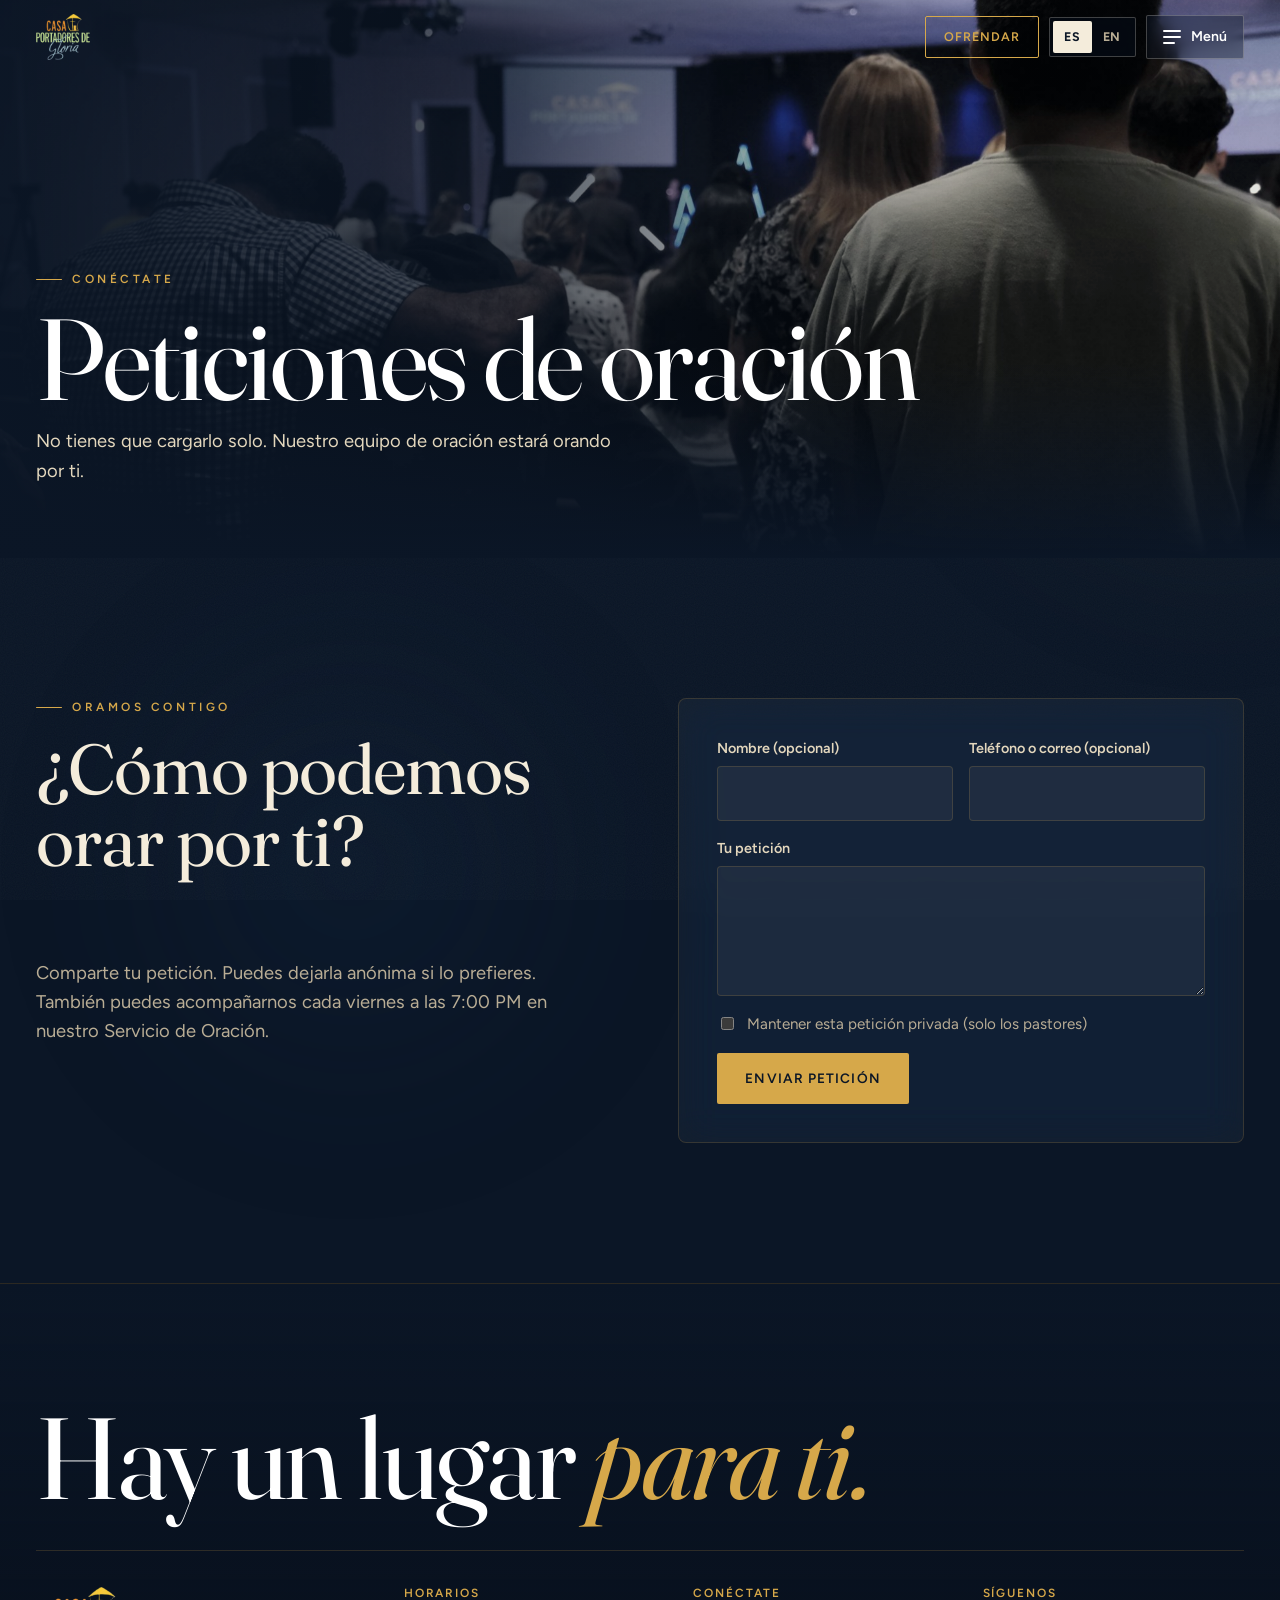
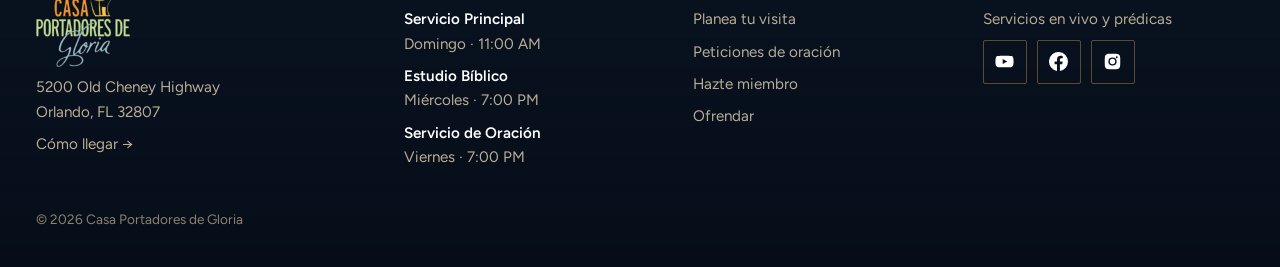
<file: oracion.html>
<!doctype html>
<html lang="es">
<head>
<meta charset="utf-8">
<meta name="viewport" content="width=device-width, initial-scale=1, viewport-fit=cover">
<title>Peticiones de Oración · CPG</title>
<meta name="claude:viewport-fit-sides" content="cover">
<meta name="description" content="Casa Portadores de Gloria — iglesia cristiana bilingüe en Orlando, Florida.">
<meta property="og:type" content="website">
<meta property="og:site_name" content="Casa Portadores de Gloria">
<meta property="og:title" content="Peticiones de Oración · CPG">
<meta property="og:description" content="Iglesia cristiana bilingüe en Orlando, FL. Domingos 11:00 AM · 5200 Old Cheney Hwy.">
<meta property="og:url" content="https://cpgorlando.vercel.app/oracion.html">
<meta property="og:image" content="https://cpgorlando.vercel.app/images/og-share.jpg">
<meta property="og:image:width" content="1200">
<meta property="og:image:height" content="630">
<meta property="og:image:alt" content="Casa Portadores de Gloria — Bienvenidos a casa">
<meta property="og:locale" content="es_US">
<meta name="twitter:card" content="summary_large_image">
<meta name="twitter:image" content="https://cpgorlando.vercel.app/images/og-share.jpg">
<meta name="theme-color" content="#0b1626">
<link rel="icon" type="image/png" href="images/favicon.png">
<link rel="apple-touch-icon" href="images/apple-touch-icon.png">
<link rel="icon" href="images/logo.png">
<link rel="preconnect" href="https://fonts.googleapis.com">
<link rel="preconnect" href="https://fonts.gstatic.com" crossorigin>
<link rel="stylesheet" href="https://fonts.googleapis.com/css2?family=Fraunces:ital,opsz,wght@0,9..144,300..600;1,9..144,300..600&family=Figtree:wght@400;500;600;700&display=swap">
<style>
/* Layout: dark, immersive. Full-bleed photo heroes that melt into a near-black stage,
   a slow-moving "stage light" aurora behind everything, glass cards with a cursor spotlight,
   and one living gradient (violet → blue → cyan) used for emphasis. Single dark look by design. */
:root {
  color-scheme: dark;
  --bg: #0b1626;
  --ink: #f5f5fa;
  --muted: #9b9db2;
  --faint: #6b6e85;
  --glass: rgba(255, 255, 255, 0.045);
  --glass-2: rgba(255, 255, 255, 0.08);
  --line: rgba(255, 255, 255, 0.09);
  --line-2: rgba(255, 255, 255, 0.18);
  --violet: #8b5cf6;
  --blue: #4f7bff;
  --cyan: #22d3ee;
  --grad: linear-gradient(100deg, #f0d79a 0%, #d6a84a 45%, #e8c77a 100%);
  --font-display: "Bricolage Grotesque", "Helvetica Neue", Arial, sans-serif;
  --font-body: "Instrument Sans", "Helvetica Neue", Arial, sans-serif;
  --radius: 24px;
  --gutter-l: max(16px, env(safe-area-inset-left, 0px));
  --gutter-r: max(16px, env(safe-area-inset-right, 0px));
}

* { box-sizing: border-box; }
html { scroll-behavior: smooth; background: var(--bg); }
body { margin: 0; background: var(--bg); color: var(--ink); font-family: var(--font-body); font-size: 17px; line-height: 1.6; -webkit-font-smoothing: antialiased; overflow-x: hidden; }
img { max-width: 100%; display: block; }
a { color: inherit; }
::selection { background: #d6a84a66; }
:focus-visible { outline: 2px solid var(--cyan); outline-offset: 3px; border-radius: 8px; }

/* stage-light aurora behind the whole site */
.aurora { position: fixed; inset: -20vmax; z-index: 0; pointer-events: none; filter: blur(60px); opacity: .5; }
main, footer { position: relative; z-index: 1; }
.aurora i { position: absolute; border-radius: 50%; mix-blend-mode: screen; }
.aurora i:nth-child(1) { width: 55vmax; height: 55vmax; left: 0; top: 0; background: radial-gradient(circle, #6d3df0 0%, transparent 62%); animation: drift1 26s ease-in-out infinite alternate; }
.aurora i:nth-child(2) { width: 50vmax; height: 50vmax; right: 0; top: 20vmax; background: radial-gradient(circle, #2c5bff 0%, transparent 62%); animation: drift2 32s ease-in-out infinite alternate; }
.aurora i:nth-child(3) { width: 45vmax; height: 45vmax; left: 25vmax; bottom: 0; background: radial-gradient(circle, #0fb5d4 0%, transparent 62%); animation: drift3 38s ease-in-out infinite alternate; opacity: .7; }
@keyframes drift1 { to { transform: translate(18vmax, 22vmax) scale(1.15); } }
@keyframes drift2 { to { transform: translate(-22vmax, 10vmax) scale(.9); } }
@keyframes drift3 { to { transform: translate(-14vmax, -20vmax) scale(1.2); } }
.grain { position: fixed; inset: 0; z-index: 0; pointer-events: none; opacity: .05;
  background-image: url("data:image/svg+xml,%3Csvg xmlns='http://www.w3.org/2000/svg' width='160' height='160'%3E%3Cfilter id='n'%3E%3CfeTurbulence type='fractalNoise' baseFrequency='.9' numOctaves='2' stitchTiles='stitch'/%3E%3C/filter%3E%3Crect width='100%25' height='100%25' filter='url(%23n)'/%3E%3C/svg%3E"); }

.en { display: none; }
:root[data-lang="en"] .en { display: revert; }
:root[data-lang="en"] .es { display: none; }

.wrap { max-width: 1240px; margin: 0 auto; padding-left: var(--gutter-l); padding-right: var(--gutter-r); }
h1, h2, h3 { font-family: var(--font-display); font-weight: 700; line-height: 1.02; letter-spacing: -0.03em; text-wrap: balance; margin: 0; }
h2 { font-size: clamp(2.3rem, 5.6vw, 4.4rem); }
h3 { font-size: 1.45rem; letter-spacing: -0.015em; line-height: 1.15; }
p { margin: 0; }
.grad, h1 em, h2 em, footer .big em { font-style: normal; background: var(--grad); -webkit-background-clip: text; background-clip: text; color: transparent; }
.eyebrow { display: inline-flex; align-items: center; gap: 10px; font-size: .78rem; font-weight: 600; letter-spacing: .16em; text-transform: uppercase; color: #d3c7ad; }
.eyebrow::before { content: ""; width: 22px; height: 2px; border-radius: 2px; background: var(--grad); }
.lead { font-size: 1.15rem; color: var(--muted); max-width: 58ch; }
section { padding-block: clamp(72px, 11vw, 140px); position: relative; }
.section-head { display: grid; gap: 16px; margin-bottom: clamp(36px, 5vw, 60px); }
.band { background: linear-gradient(180deg, transparent, rgba(255,255,255,.025) 20%, rgba(255,255,255,.025) 80%, transparent); }
.stack { display: grid; gap: 22px; align-content: start; }
.split { display: grid; grid-template-columns: 1fr 1fr; gap: clamp(32px, 6vw, 88px); align-items: center; }
.split > * { min-width: 0; }
.split img.photo { width: 100%; aspect-ratio: 4 / 3; object-fit: cover; border-radius: var(--radius); box-shadow: 0 40px 80px -30px #000c; }
@media (max-width: 860px) { .split { grid-template-columns: 1fr; } }

/* glass surface + cursor spotlight */
.glass, .quick a, .service, .event, .min-row, .expect > div, .way, .value, .form, .soon-block, .next-card, .visit, .pastors {
  background: var(--glass); border: 1px solid var(--line); backdrop-filter: blur(18px) saturate(140%); -webkit-backdrop-filter: blur(18px) saturate(140%);
}
.spot { position: relative; isolation: isolate; }
.spot::before { content: ""; position: absolute; inset: 0; border-radius: inherit; z-index: -1; opacity: 0; transition: opacity .3s ease;
  background: radial-gradient(420px circle at var(--mx, 50%) var(--my, 50%), rgba(214,168,74, .18), transparent 60%); }
.spot:hover::before { opacity: 1; }

/* buttons */
.btn { display: inline-flex; align-items: center; justify-content: center; gap: 10px; font: inherit; font-weight: 600; text-decoration: none; padding: 15px 26px; border-radius: 999px; border: 1px solid transparent; cursor: pointer; transition: transform .25s ease, box-shadow .25s ease, background .25s ease, color .25s ease, border-color .25s ease; }
.btn:hover { transform: translateY(-2px); }
.btn-primary, .btn-ink, .btn-gold { background: #fff; color: #0b1626; box-shadow: 0 0 0 0 #d6a84a00; }
.btn-primary:hover, .btn-ink:hover, .btn-gold:hover { box-shadow: 0 10px 40px -6px #d6a84aaa, 0 0 0 4px #d6a84a33; }
.btn-ghost, .btn-outline { background: var(--glass); border-color: var(--line-2); color: #fff; backdrop-filter: blur(10px); }
.btn-ghost:hover, .btn-outline:hover { background: var(--glass-2); border-color: #ffffff55; }
.actions, .cta-row { display: flex; flex-wrap: wrap; gap: 12px; }
.btn .arr { transition: transform .25s ease; }
.btn:hover .arr { transform: translateX(4px); }

/* header */
body::before { content: ""; position: fixed; inset: 0 0 auto; height: env(safe-area-inset-top, 0px); z-index: 10; background: var(--bg); }
.site-header { position: fixed; top: env(safe-area-inset-top, 0px); left: 0; right: 0; z-index: 9; color: #fff; transition: background .3s ease, border-color .3s ease; border-bottom: 1px solid transparent; }
.site-header.scrolled { background: rgba(11, 22, 38, .62); backdrop-filter: blur(20px) saturate(160%); -webkit-backdrop-filter: blur(20px) saturate(160%); border-bottom-color: var(--line); }
.site-header .wrap { display: flex; align-items: center; gap: 10px; padding-block: 14px; }
.brand { display: flex; align-items: center; margin-right: auto; text-decoration: none; }
.logo { height: 46px; width: auto; }
.logo-lg { height: 80px; }
.give-pill { font-size: .88rem; font-weight: 600; text-decoration: none; padding: 10px 18px; border-radius: 999px; background: #fff; color: #0b1626; white-space: nowrap; transition: box-shadow .25s ease; }
.give-pill:hover { box-shadow: 0 6px 30px -4px #d6a84aaa; }
.lang { display: inline-flex; border: 1px solid var(--line-2); border-radius: 999px; padding: 3px; background: rgba(11,22,38,.35); backdrop-filter: blur(10px); }
.lang button { font: inherit; font-size: .78rem; font-weight: 700; letter-spacing: .06em; border: 0; background: transparent; color: var(--muted); padding: 6px 11px; border-radius: 999px; cursor: pointer; }
.lang button[aria-pressed="true"] { background: #fff; color: #0b1626; }
.menu-btn { font: inherit; font-size: .88rem; font-weight: 600; display: inline-flex; align-items: center; gap: 10px; border: 1px solid var(--line-2); background: rgba(11,22,38,.35); backdrop-filter: blur(10px); color: #fff; padding: 10px 16px; border-radius: 999px; cursor: pointer; transition: background .2s ease; }
.menu-btn:hover { background: var(--glass-2); }
.menu-btn .bars { display: grid; gap: 4px; }
.menu-btn .bars i { display: block; width: 18px; height: 2px; background: currentColor; border-radius: 2px; }
.menu-btn .bars i:last-child { width: 12px; }
@media (max-width: 480px) { .give-pill { display: none; } .menu-btn .label { display: none; } }

/* full-screen menu */
.menu { position: fixed; inset: 0; z-index: 30; background: rgba(11, 22, 38, .92); backdrop-filter: blur(24px); color: #fff; overflow-y: auto;
  padding-top: calc(env(safe-area-inset-top, 0px) + 14px); padding-bottom: calc(env(safe-area-inset-bottom, 0px) + 32px); animation: fadeIn .3s ease; }
@keyframes fadeIn { from { opacity: 0; } }
.menu .wrap { display: grid; gap: clamp(28px, 5vw, 56px); }
.menu-top { display: flex; align-items: center; justify-content: space-between; gap: 16px; }
.menu-close { font: inherit; font-weight: 600; border: 1px solid var(--line-2); background: var(--glass); color: #fff; padding: 10px 18px; border-radius: 999px; cursor: pointer; }
.menu-groups { display: grid; grid-template-columns: repeat(4, 1fr); gap: 36px; }
.menu-group { display: grid; gap: 8px; align-content: start; min-width: 0; }
.menu-group h2 { font-family: var(--font-body); font-size: .76rem; font-weight: 600; letter-spacing: .16em; text-transform: uppercase; color: var(--faint); margin-bottom: 8px; }
.menu-group a { font-family: var(--font-display); font-weight: 600; font-size: clamp(1.55rem, 2.8vw, 2.2rem); letter-spacing: -0.025em; text-decoration: none; line-height: 1.15; display: inline-block; transition: transform .2s ease, opacity .2s ease; opacity: .8; animation: rise .5s ease backwards; }
.menu-group:nth-child(2) a { animation-delay: .05s; } .menu-group:nth-child(3) a { animation-delay: .1s; } .menu-group:nth-child(4) a { animation-delay: .15s; }
@keyframes rise { from { opacity: 0; transform: translateY(14px); } }
.menu-group a:hover { opacity: 1; transform: translateX(6px); }
.menu-group a[aria-current="page"] { opacity: 1; background: var(--grad); -webkit-background-clip: text; background-clip: text; color: transparent; }
@media (max-width: 860px) { .menu-groups { grid-template-columns: 1fr 1fr; } }
@media (max-width: 440px) { .menu-groups { grid-template-columns: 1fr; } }

/* full-bleed heroes */
.hero, .page-hero { padding: 0; }
.hero .hero-wrap, .page-hero .hero-wrap { max-width: none; padding: 0; }
.hero-frame { position: relative; overflow: hidden; color: #fff; isolation: isolate; }
.hero-frame > img, .hero-frame > picture > img { position: absolute; inset: 0; width: 100%; height: 110%; object-fit: cover; z-index: -2; will-change: transform; animation: heroIn 2.2s cubic-bezier(.2,.7,.2,1) both; }
@keyframes heroIn { from { transform: scale(1.12); filter: brightness(.4); } }
.hero-frame::after { content: ""; position: absolute; inset: 0; z-index: -1;
  background: linear-gradient(180deg, rgba(11,22,38,.55) 0%, rgba(11,22,38,.2) 30%, rgba(11,22,38,.55) 70%, var(--bg) 100%),
              linear-gradient(90deg, rgba(11,22,38,.7) 0%, transparent 60%); }
.hero-inner { max-width: 1240px; margin: 0 auto; display: grid; grid-template-columns: minmax(0, 1fr) auto; align-items: end; gap: 32px;
  min-height: min(92vh, 900px); padding: 130px max(16px, env(safe-area-inset-right, 0px)) clamp(48px, 7vw, 96px) max(16px, env(safe-area-inset-left, 0px)); }
.hero-inner > * { min-width: 0; }
.hero-copy { display: grid; gap: 24px; }
.hero h1 { font-size: clamp(3rem, 12vw, 9.5rem); font-weight: 800; letter-spacing: -0.05em; line-height: .9; }
.hero .hero-copy > p { font-size: clamp(1.05rem, 2vw, 1.3rem); color: #e3d7bd; max-width: 44ch; }
.hero-copy > * { animation: rise .9s cubic-bezier(.2,.7,.2,1) backwards; }
.hero-copy > *:nth-child(2) { animation-delay: .12s; } .hero-copy > *:nth-child(3) { animation-delay: .24s; } .hero-copy > *:nth-child(4) { animation-delay: .36s; }
@media (max-width: 860px) { .hero-inner { grid-template-columns: minmax(0, 1fr); min-height: 0; padding-top: 120px; } }

.next-card { width: min(100%, 340px); border-radius: 22px; padding: 22px; display: grid; gap: 12px; background: rgba(15, 15, 24, .55); border-color: var(--line-2); animation: rise 1s .5s cubic-bezier(.2,.7,.2,1) backwards; }
.next-card .lbl { font-size: .74rem; font-weight: 700; letter-spacing: .14em; text-transform: uppercase; color: #d6a84a; display: flex; align-items: center; gap: 8px; }
.next-card .lbl .dot { width: 8px; height: 8px; border-radius: 50%; background: var(--cyan); box-shadow: 0 0 12px var(--cyan); animation: blink 1.6s ease-in-out infinite; }
.next-card.is-live .lbl { color: #ff7a7a; }
.next-card.is-live .lbl .dot { background: #ff3b3b; box-shadow: 0 0 12px #ff3b3b; }
@keyframes blink { 50% { opacity: .3; } }
.next-card .name { font-family: var(--font-display); font-weight: 700; font-size: 1.55rem; letter-spacing: -0.02em; line-height: 1.1; }
.next-card .when { color: var(--muted); font-size: .95rem; }
.count { display: grid; grid-template-columns: repeat(3, 1fr); gap: 8px; }
.count div { background: rgba(255,255,255,.06); border: 1px solid var(--line); border-radius: 14px; padding: 10px 6px; text-align: center; }
.count b { display: block; font-family: var(--font-display); font-size: 1.8rem; font-weight: 700; font-variant-numeric: tabular-nums; line-height: 1.05; }
.count small { font-size: .7rem; color: var(--muted); text-transform: uppercase; letter-spacing: .1em; }
.next-card .btn { padding: 12px 18px; font-size: .92rem; }

/* marquee */
.marquee { padding-block: 34px; overflow: hidden; border-block: 1px solid var(--line); }
.marquee-track { display: flex; gap: 56px; width: max-content; animation: marquee 40s linear infinite; }
.marquee span { font-family: var(--font-display); font-weight: 800; font-size: clamp(2.2rem, 5vw, 4rem); letter-spacing: -0.04em; white-space: nowrap; display: inline-flex; align-items: center; gap: 56px; color: transparent; -webkit-text-stroke: 1px #ffffff40; }
.marquee span:nth-child(3n+1) { background: var(--grad); -webkit-background-clip: text; background-clip: text; -webkit-text-stroke: 0; }
.marquee span::after { content: "✦"; -webkit-text-stroke: 0; color: #d6a84a; font-size: .45em; }
@keyframes marquee { to { transform: translateX(-50%); } }

/* inner page heroes */
.page-hero .hero-frame { min-height: clamp(420px, 62vh, 640px); display: grid; align-items: end; }
.page-hero .hero-copy { max-width: 1240px; width: 100%; margin: 0 auto; padding: 130px max(16px, env(safe-area-inset-right, 0px)) clamp(36px, 6vw, 72px) max(16px, env(safe-area-inset-left, 0px)); display: grid; gap: 16px; }
.page-hero h1 { font-size: clamp(2.6rem, 10vw, 7.2rem); font-weight: 800; letter-spacing: -0.05em; line-height: .92; max-width: 13ch; }
.page-hero p.sub { color: #e3d7bd; font-size: 1.15rem; max-width: 48ch; }

/* welcome / pastors chip */
.pastors { display: flex; align-items: center; gap: 16px; padding: 10px 22px 10px 10px; border-radius: 999px; width: fit-content; max-width: 100%; }
.pastors img { width: 58px; height: 58px; border-radius: 50%; object-fit: cover; flex: none; }
.pastors .names { display: block; font-family: var(--font-display); font-weight: 700; font-size: 1.12rem; }
.pastors .role { display: block; color: var(--muted); font-size: .92rem; }
.pastors a { color: #d6a84a; font-weight: 600; text-decoration: none; }

/* photo strip */
.strip { display: grid; grid-template-columns: 1.4fr 1fr 1fr 1.2fr; gap: 14px; height: clamp(240px, 30vw, 400px); }
.strip img { width: 100%; height: 100%; object-fit: cover; border-radius: 20px; min-width: 0; transition: transform .6s cubic-bezier(.2,.7,.2,1), filter .6s ease; filter: saturate(.9); }
.strip img:hover { transform: translateY(-6px) scale(1.02); filter: saturate(1.1); }
@media (max-width: 700px) { .strip { grid-template-columns: 1fr 1fr; height: auto; grid-auto-rows: 170px; } }

/* quick links */
.quick { display: grid; grid-template-columns: repeat(4, 1fr); gap: 14px; }
.quick a { position: relative; overflow: hidden; isolation: isolate; display: grid; gap: 8px; align-content: end; min-height: 320px; padding: 26px; border-radius: var(--radius); text-decoration: none; transition: transform .3s ease, border-color .3s ease; }
.quick a img { position: absolute; inset: 0; width: 100%; height: 100%; object-fit: cover; z-index: -2; transition: transform .8s cubic-bezier(.2,.7,.2,1), filter .5s ease; filter: brightness(.85); }
.quick a:hover img { transform: scale(1.08); filter: brightness(1); }
.quick a::after { content: ""; position: absolute; inset: 0; z-index: -1; background: linear-gradient(180deg, rgba(11,22,38,.1) 20%, rgba(11,22,38,.88) 100%); }
.quick a span.go { position: absolute; top: 22px; right: 22px; background: rgba(11,22,38,.35); backdrop-filter: blur(8px); }
.quick span.d { color: #e3d7bd; }
.quick a:hover { transform: translateY(-6px); border-color: var(--line-2); }
.quick b { font-family: var(--font-display); font-weight: 700; font-size: 1.7rem; letter-spacing: -0.025em; line-height: 1.05; }
.quick span.d { color: var(--muted); font-size: .98rem; }
.quick span.go { width: 46px; height: 46px; border-radius: 50%; display: grid; place-items: center; border: 1px solid var(--line-2); font-size: 1.1rem; transition: transform .3s ease, background .3s ease, color .3s ease; }
.quick a:hover span.go { background: #fff; color: #0b1626; transform: rotate(-45deg); }
@media (max-width: 960px) { .quick { grid-template-columns: 1fr 1fr; } }
@media (max-width: 480px) { .quick { grid-template-columns: 1fr; } .quick a { min-height: 240px; } }

/* services */
.services { display: grid; grid-template-columns: repeat(3, 1fr); gap: 16px; }
.service { border-radius: var(--radius); overflow: hidden; display: grid; gap: 10px; align-content: start; padding: 0 26px 28px; min-width: 0; transition: transform .3s ease, border-color .3s ease; }
.service:hover { transform: translateY(-6px); border-color: var(--line-2); }
.service-img { width: calc(100% + 52px); max-width: none; margin: 0 -26px 14px; aspect-ratio: 16 / 11; object-fit: cover; }
.service .when { font-family: var(--font-display); font-size: 3.4rem; font-weight: 800; letter-spacing: -0.05em; line-height: 1; font-variant-numeric: tabular-nums; }
.service .when span { font-size: 1rem; color: var(--muted); font-family: var(--font-body); font-weight: 600; letter-spacing: 0; margin-left: 6px; }
.service p { color: var(--muted); }
@media (max-width: 820px) { .services { grid-template-columns: 1fr; } }
.visit { margin-top: 28px; display: flex; flex-wrap: wrap; align-items: center; gap: 16px 28px; padding: 22px 26px; border-radius: var(--radius); }
.visit address { font-style: normal; font-weight: 600; margin-right: auto; }
.visit address span { display: block; font-weight: 400; color: var(--muted); }

/* live band */
.live { overflow: hidden; }
.live .wrap { display: grid; grid-template-columns: 1.05fr 1fr; gap: clamp(28px, 5vw, 72px); align-items: center; }
.live .wrap > * { min-width: 0; }
.live h2 { font-size: clamp(2.6rem, 7vw, 5.2rem); }
.live p { color: var(--muted); max-width: 46ch; }
.live-badge { display: inline-flex; align-items: center; gap: 10px; font-size: .78rem; font-weight: 700; letter-spacing: .16em; text-transform: uppercase; color: #ff8a8a; }
.live-badge::before { content: ""; width: 10px; height: 10px; border-radius: 50%; background: #ff3b3b; box-shadow: 0 0 0 4px #ff3b3b33, 0 0 16px #ff3b3b; animation: pulse 1.8s ease-in-out infinite; }
@keyframes pulse { 50% { box-shadow: 0 0 0 10px #ff3b3b00, 0 0 16px #ff3b3b; } }
.live .shot { position: relative; border-radius: var(--radius); overflow: hidden; aspect-ratio: 4 / 3; border: 1px solid var(--line); box-shadow: 0 50px 100px -30px #d6a84a33; }
.live .shot img { width: 100%; height: 100%; object-fit: cover; transition: transform .8s ease; }
.live .shot:hover img { transform: scale(1.06); }
.live .shot .play { position: absolute; inset: 0; display: grid; place-items: center; text-decoration: none; background: rgba(11,22,38,.25); }
.live .shot .play span { width: 88px; height: 88px; border-radius: 50%; background: #fff; display: grid; place-items: center; transition: transform .25s ease; box-shadow: 0 0 0 14px #ffffff1f, 0 0 60px #d6a84aaa; }
.live .shot .play:hover span { transform: scale(1.1); }
@media (max-width: 820px) { .live .wrap { grid-template-columns: 1fr; } }
.social-btns { display: flex; flex-wrap: wrap; gap: 12px; }
.sbtn { display: inline-flex; align-items: center; gap: 10px; font-weight: 600; text-decoration: none; padding: 14px 22px; border-radius: 999px; color: #fff; background: var(--glass); border: 1px solid var(--line-2); transition: transform .25s ease, background .25s ease, border-color .25s ease; }
.sbtn:hover { transform: translateY(-2px); }
.sbtn svg { width: 20px; height: 20px; flex: none; }
.sbtn.yt svg { color: #ff3b3b; } .sbtn.fb svg { color: #4f8cff; }
.sbtn.yt:hover { background: #ff3b3b; border-color: #ff3b3b; } .sbtn.yt:hover svg { color: #fff; }
.sbtn.fb:hover { background: #1877f2; border-color: #1877f2; } .sbtn.fb:hover svg { color: #fff; }
.social-icons { display: flex; gap: 10px; }
.social-icons a { width: 44px; height: 44px; border-radius: 50%; display: grid; place-items: center; border: 1px solid var(--line-2); color: #fff; transition: background .2s ease, transform .2s ease; }
.social-icons a:hover { background: #fff; color: #0b1626; transform: translateY(-2px); }
.social-icons svg { width: 19px; height: 19px; }

/* events */
.events { display: grid; gap: 12px; }
.event { display: grid; grid-template-columns: 100px 1fr auto; gap: 26px; align-items: center; padding: 20px 26px; border-radius: var(--radius); transition: transform .3s ease, border-color .3s ease; }
.event:hover { transform: translateX(8px); border-color: var(--line-2); }
.event > * { min-width: 0; }
.date { text-align: center; border-radius: 18px; padding: 12px 6px; background: linear-gradient(160deg, #8b5cf633, #22d3ee22); border: 1px solid var(--line-2); }
.date .m { display: block; font-size: .76rem; font-weight: 700; letter-spacing: .14em; text-transform: uppercase; color: #d6a84a; }
.date .d { display: block; font-family: var(--font-display); font-weight: 800; font-size: 2.4rem; letter-spacing: -0.04em; line-height: 1.05; font-variant-numeric: tabular-nums; }
.event h3 { margin-bottom: 4px; }
.event p { color: var(--muted); }
.event::after { content: "→"; font-size: 1.4rem; color: #d6a84a; transition: transform .3s ease; }
.event:hover::after { transform: translateX(4px); }
.tag { display: inline-block; font-size: .7rem; font-weight: 700; letter-spacing: .1em; text-transform: uppercase; padding: 4px 10px; border-radius: 999px; border: 1px solid var(--line-2); color: #d3c7ad; margin-bottom: 8px; }
@media (max-width: 560px) { .event { grid-template-columns: 74px 1fr; gap: 16px; padding: 16px; } .event::after { display: none; } .date .d { font-size: 1.8rem; } }

/* ministries */
.min-list { display: grid; gap: 18px; }
.min-row { display: grid; grid-template-columns: 1fr 1fr; border-radius: var(--radius); overflow: hidden; min-height: 340px; transition: border-color .3s ease; }
.min-row:hover { border-color: var(--line-2); }
.min-row:nth-child(even) img { order: 2; }
.min-row > * { min-width: 0; }
.min-row img { width: 100%; height: 100%; object-fit: cover; transition: transform .8s cubic-bezier(.2,.7,.2,1); }
.min-row:hover img { transform: scale(1.05); }
.min-row .body { padding: clamp(26px, 4vw, 52px); display: grid; gap: 14px; align-content: center; }
.min-row .who { font-size: .78rem; font-weight: 600; letter-spacing: .16em; text-transform: uppercase; color: #d6a84a; }
.min-row h3 { font-size: clamp(2rem, 4vw, 3rem); letter-spacing: -0.035em; }
.min-row p { color: var(--muted); }
.min-row a.more { font-weight: 600; text-decoration: none; background: var(--grad); -webkit-background-clip: text; background-clip: text; color: transparent; width: fit-content; }
@media (max-width: 760px) { .min-row { grid-template-columns: 1fr; } .min-row:nth-child(even) img { order: 0; } .min-row img { aspect-ratio: 16 / 10; } }

/* pastors page */
.pastor-card { display: grid; grid-template-columns: minmax(0, 460px) 1fr; gap: clamp(28px, 6vw, 80px); align-items: center; }
.pastor-card > * { min-width: 0; }
.pastor-card img { width: 100%; aspect-ratio: 4 / 5; object-fit: cover; border-radius: var(--radius); box-shadow: 0 50px 100px -30px #d6a84a33; }
@media (max-width: 820px) { .pastor-card { grid-template-columns: 1fr; } }

/* highlights */
.hl-grid { display: grid; grid-template-columns: repeat(3, 1fr); gap: 16px; }
.hl { position: relative; border-radius: var(--radius); overflow: hidden; min-height: 420px; display: grid; align-content: end; color: #fff; isolation: isolate; border: 1px solid var(--line); min-width: 0; }
.hl img { position: absolute; inset: 0; width: 100%; height: 100%; object-fit: cover; z-index: -2; transition: transform .8s cubic-bezier(.2,.7,.2,1); }
.hl:hover img { transform: scale(1.07); }
.hl::after { content: ""; position: absolute; inset: 0; z-index: -1; background: linear-gradient(180deg, transparent 30%, rgba(11,22,38,.92) 100%); }
.hl .ph { position: absolute; inset: 0; z-index: -2; display: grid; place-items: start; padding: 24px; background: linear-gradient(150deg, #3b1d8f, #0b2a5e 60%, #0b1626); color: #ffffff99; font-size: .76rem; font-weight: 700; letter-spacing: .12em; text-transform: uppercase; }
.hl .body { padding: 26px; display: grid; gap: 6px; }
.hl h3 { font-size: 1.8rem; }
.hl p { color: #d3c7ad; }
@media (max-width: 900px) { .hl-grid { grid-template-columns: 1fr 1fr; } }
@media (max-width: 560px) { .hl-grid { grid-template-columns: 1fr; } .hl { min-height: 340px; } }

/* gallery + lightbox */
.gallery { display: grid; grid-template-columns: repeat(4, 1fr); grid-auto-rows: 240px; gap: 12px; }
.gallery img { width: 100%; height: 100%; object-fit: cover; border-radius: 18px; cursor: zoom-in; transition: transform .5s ease, filter .5s ease; filter: saturate(.9) brightness(.92); }
.gallery img:hover { transform: scale(1.02); filter: saturate(1.1) brightness(1); }
.g1 { grid-column: span 2; grid-row: span 2; }
@media (max-width: 760px) { .gallery { grid-template-columns: 1fr 1fr; grid-auto-rows: 170px; } }
.lightbox { position: fixed; inset: 0; z-index: 40; background: rgba(11,22,38,.94); backdrop-filter: blur(16px); display: grid; place-items: center; padding: max(16px, env(safe-area-inset-top, 0px)) 16px max(16px, env(safe-area-inset-bottom, 0px)); animation: fadeIn .25s ease; }
.lightbox img { max-height: 84vh; max-width: min(1100px, 100%); border-radius: 16px; object-fit: contain; }
.lb-btn { position: absolute; font: inherit; font-size: 1.3rem; width: 50px; height: 50px; border-radius: 50%; border: 1px solid var(--line-2); background: var(--glass); color: #fff; cursor: pointer; }
.lb-btn:hover { background: #fff; color: #0b1626; }
.lb-close { top: calc(env(safe-area-inset-top, 0px) + 16px); right: max(16px, env(safe-area-inset-right, 0px)); }
.lb-prev { left: max(16px, env(safe-area-inset-left, 0px)); top: 50%; }
.lb-next { right: max(16px, env(safe-area-inset-right, 0px)); top: 50%; }

/* give */
.give-grid { display: grid; grid-template-columns: 1.1fr 1fr; gap: clamp(28px, 6vw, 88px); align-items: start; }
.give-grid > * { min-width: 0; }
.verse { font-family: var(--font-display); font-weight: 600; font-size: clamp(2rem, 4.4vw, 3.2rem); letter-spacing: -0.035em; line-height: 1.08; }
.verse cite { display: block; margin-top: 16px; font-family: var(--font-body); font-weight: 600; font-style: normal; font-size: 1rem; letter-spacing: 0; color: #d6a84a; }
.ways { display: grid; gap: 14px; }
.way { border-radius: var(--radius); padding: 26px; display: grid; gap: 6px; }
.way p { color: var(--muted); }
.soon { font-size: .72rem; font-weight: 700; letter-spacing: .14em; text-transform: uppercase; color: #d6a84a; }
@media (max-width: 820px) { .give-grid { grid-template-columns: 1fr; } }

.soon-block { border-radius: var(--radius); padding: clamp(30px, 5vw, 60px); display: grid; gap: 16px; justify-items: start; }
.expect { display: grid; grid-template-columns: repeat(auto-fit, minmax(220px, 1fr)); gap: 14px; }
.expect > div { padding: 26px; border-radius: var(--radius); display: grid; gap: 8px; }
.expect p { color: var(--muted); }

/* values */
.values { display: grid; grid-template-columns: repeat(2, 1fr); gap: 14px; }
.value { border-radius: var(--radius); padding: clamp(24px, 3.5vw, 36px); display: grid; gap: 12px; align-content: start; min-width: 0; transition: transform .3s ease, border-color .3s ease; }
.value:hover { transform: translateY(-4px); border-color: var(--line-2); }
.value:first-child { grid-column: 1 / -1; background: linear-gradient(130deg, #6d3df0cc, #2c5bffcc 55%, #0fb5d4cc); border-color: transparent; }
.value:first-child h3 { font-size: clamp(2.2rem, 6vw, 4rem); letter-spacing: -0.045em; }
.value:first-child p { color: #ffffffe6; font-size: 1.2rem; }
.value:first-child .ref { background: #ffffff26; color: #fff; border-color: transparent; }
.value h3 { font-size: 1.6rem; }
.value p { color: var(--muted); font-size: 1.05rem; }
.refs { display: flex; flex-wrap: wrap; gap: 8px; margin-top: 4px; }
.ref { font-size: .8rem; font-weight: 600; padding: 6px 12px; border-radius: 999px; border: 1px solid var(--line-2); color: #e8d6a8; }
@media (max-width: 760px) { .values { grid-template-columns: 1fr; } }

/* forms */
.form { display: grid; gap: 16px; border-radius: var(--radius); padding: clamp(22px, 4vw, 38px); }
.form .row { display: grid; grid-template-columns: 1fr 1fr; gap: 16px; }
@media (max-width: 560px) { .form .row { grid-template-columns: 1fr; } }
.field { display: grid; gap: 6px; min-width: 0; }
.field label { font-weight: 600; font-size: .9rem; color: #e3d7bd; }
.field input, .field textarea, .field select { font: inherit; color: #fff; background: rgba(255,255,255,.05); border: 1px solid var(--line); border-radius: 14px; padding: 13px 15px; width: 100%; transition: border-color .2s ease, background .2s ease, box-shadow .2s ease; }
.field select option { background: #12121a; }
.field textarea { min-height: 130px; resize: vertical; }
.field input:focus, .field textarea:focus, .field select:focus { outline: none; border-color: #d6a84a; background: rgba(255,255,255,.08); box-shadow: 0 0 0 4px #d6a84a2e; }
.check { display: flex; gap: 10px; align-items: flex-start; font-size: .95rem; color: var(--muted); }
.check input { margin-top: 5px; accent-color: #d6a84a; }
.form button[type="submit"] { justify-self: start; font: inherit; font-weight: 600; border: 0; cursor: pointer; padding: 15px 28px; border-radius: 999px; background: #fff; color: #0b1626; transition: box-shadow .25s ease, transform .25s ease; }
.form button[type="submit"]:hover { transform: translateY(-2px); box-shadow: 0 10px 40px -6px #d6a84aaa; }
.form-note { font-size: .92rem; padding: 12px 14px; border-radius: 12px; background: #d6a84a22; border: 1px solid #d6a84a44; color: #f4ecdb; }

/* footer */
footer { padding-block: clamp(72px, 10vw, 120px) 36px; font-size: .95rem; color: var(--muted); border-top: 1px solid var(--line); background: linear-gradient(180deg, transparent, rgba(11,22,38,.8)); }
footer .wrap { display: grid; gap: 40px; }
footer .big { font-family: var(--font-display); font-weight: 800; font-size: clamp(2.8rem, 9vw, 7.5rem); letter-spacing: -0.05em; line-height: .92; color: #fff; }
footer .cols { display: grid; grid-template-columns: 1.3fr 1fr 1fr 1fr; gap: 28px; padding-top: 36px; border-top: 1px solid var(--line); }
footer .cols > * { min-width: 0; display: grid; gap: 8px; align-content: start; }
footer h2 { font-family: var(--font-body); font-size: .74rem; font-weight: 600; letter-spacing: .16em; text-transform: uppercase; color: #fff; }
footer a { color: var(--muted); text-decoration: none; transition: color .15s ease; }
footer a:hover { color: #fff; }
footer .legal { font-size: .85rem; color: var(--faint); }
@media (max-width: 900px) { footer .cols { grid-template-columns: 1fr 1fr; } }
@media (max-width: 520px) { footer .cols { grid-template-columns: 1fr; } }

/* scroll reveal: content is visible without JS; JS only adds the rise */
.js .rv { opacity: .001; transform: translateY(34px); transition: opacity .9s ease, transform .9s cubic-bezier(.2,.7,.2,1); }
.js .rv.in { opacity: 1; transform: none; }

@media (prefers-reduced-motion: reduce) {
  html { scroll-behavior: auto; }
  *, *::before, *::after { animation: none !important; transition: none !important; }
  .js .rv { opacity: 1; transform: none; }
}

.family { margin: 0; border-radius: var(--radius); overflow: hidden; border: 1px solid var(--line); box-shadow: 0 50px 100px -30px #d6a84a26; }
.family img { width: 100%; aspect-ratio: 16 / 9; object-fit: cover; }
@media (max-width: 640px) { .family img { aspect-ratio: 4 / 3; } }

[hidden] { display: none !important; }

/* pastors page: compact layout */
.page-hero.compact .hero-frame { min-height: clamp(280px, 34vw, 380px); }
.page-hero.compact h1 { font-size: clamp(2.4rem, 7vw, 4.6rem); }
.pastors-page { padding-block: clamp(48px, 7vw, 88px); }
.pastor-grid { display: grid; grid-template-columns: 1fr; max-width: 820px; gap: clamp(24px, 4vw, 48px); align-items: center; }
.pastor-grid > * { min-width: 0; }
.pastor-intro { display: grid; grid-template-columns: 200px 1fr; gap: 28px; align-items: center; }
.pastor-intro > * { min-width: 0; }
.pastor-photo { width: 200px; height: 240px; object-fit: cover; border-radius: 20px; border: 1px solid var(--line); }
.pastor-intro h2 { font-size: clamp(2rem, 3.6vw, 2.8rem); }
.soon-line { color: var(--muted); font-size: .95rem; display: flex; gap: 10px; align-items: center; flex-wrap: wrap; }
.family-card { margin: 0; position: relative; border-radius: var(--radius); overflow: hidden; border: 1px solid var(--line); }
.family-card img { width: 100%; aspect-ratio: 3 / 2; object-fit: cover; }
.family-card figcaption { position: absolute; left: 0; right: 0; bottom: 0; padding: 40px 20px 16px; display: grid; gap: 2px; background: linear-gradient(180deg, transparent, rgba(11,22,38,.85)); }
.family-card figcaption b { font-family: var(--font-display); font-size: 1.4rem; letter-spacing: -0.02em; }
@media (max-width: 960px) { .pastor-grid { grid-template-columns: 1fr; } }
@media (max-width: 520px) { .pastor-intro { grid-template-columns: 1fr; } .pastor-photo { width: 160px; height: 192px; } }

.pastor-photo { width: 220px; height: 264px; }
.pastor-intro { grid-template-columns: 220px 1fr; }
.calling { padding-block: clamp(40px, 6vw, 80px); }
.calling-grid { display: grid; grid-template-columns: 1fr 1fr; gap: clamp(24px, 5vw, 64px); align-items: center; }
.calling-grid > * { min-width: 0; }
.calling-photo { width: 100%; aspect-ratio: 3 / 2; object-fit: cover; border-radius: var(--radius); border: 1px solid var(--line); }
.family-section { padding-block: clamp(40px, 6vw, 80px); }
.family-section .family-card { max-width: 760px; margin: 0 auto; }
.family-card img { aspect-ratio: 16 / 9; }
@media (max-width: 820px) { .calling-grid { grid-template-columns: 1fr; } }

.ages { list-style: none; margin: 4px 0 0; padding: 0; display: flex; flex-wrap: wrap; gap: 8px; }
.ages li { font-size: .82rem; font-weight: 600; padding: 6px 12px; border-radius: 999px; border: 1px solid var(--line-2); color: #f4ecdb; background: rgba(214,168,74,.12); }

/* highlights: 5 cards -> 3 on top, 2 wide below */
.hl-grid { grid-template-columns: repeat(6, 1fr); }
.hl-grid > .hl { grid-column: span 2; }
.hl-grid > .hl:nth-child(n+4) { grid-column: span 2; }
@media (max-width: 900px) { .hl-grid { grid-template-columns: 1fr 1fr; } .hl-grid > .hl, .hl-grid > .hl:nth-child(n+4) { grid-column: span 1; } .hl-grid > .hl:last-child { grid-column: auto; } }
@media (max-width: 560px) { .hl-grid { grid-template-columns: 1fr; } }

/* home: scroll-lit verse (replaces the marquee) */
.verse-band { padding-block: clamp(80px, 13vw, 170px); border-block: 1px solid var(--line); position: relative; overflow: hidden; }
.verse-band::before { content: ""; position: absolute; left: 50%; top: 50%; width: 900px; height: 500px; transform: translate(-50%, -50%); background: radial-gradient(closest-side, rgba(214,168,74,.16), transparent); pointer-events: none; }
.verse-band .wrap { display: grid; gap: 28px; position: relative; }
.scroll-verse { margin: 0; font-family: var(--font-display); font-weight: 700; font-size: clamp(1.8rem, 4.2vw, 3.5rem); line-height: 1.1; letter-spacing: -0.03em; text-wrap: balance; max-width: 26ch; }
.scroll-verse span > span { color: rgba(245,245,250,.28); transition: color .4s ease; }
.scroll-verse span > span.lit { color: #f5f5fa; }
.scroll-verse span > span.g.lit { background: var(--grad); -webkit-background-clip: text; background-clip: text; color: transparent; }
.verse-ref { color: var(--muted); font-size: 1.05rem; }

.calling .lead { font-size: 1.05rem; }
.calling .stack { gap: 16px; }
.facts { margin: 8px 0 0; display: grid; grid-template-columns: repeat(3, 1fr); gap: 10px; }
.facts > div { padding: 14px 16px; border-radius: 16px; border: 1px solid var(--line); background: var(--glass); min-width: 0; }
.facts dt { font-family: var(--font-display); font-weight: 800; font-size: 1.5rem; letter-spacing: -0.03em; background: var(--grad); -webkit-background-clip: text; background-clip: text; color: transparent; }
.facts dd { margin: 2px 0 0; font-size: .85rem; color: var(--muted); line-height: 1.35; }
@media (max-width: 520px) { .facts { grid-template-columns: 1fr; } }
.calling-grid { align-items: start; }


.family-section { padding-block: clamp(48px, 7vw, 96px); border-top: 1px solid var(--line); }
.family-grid { display: grid; grid-template-columns: 1fr 1.25fr; gap: clamp(24px, 5vw, 64px); align-items: center; }
.family-grid > * { min-width: 0; }
.family-photo { width: 100%; aspect-ratio: 16 / 10; object-fit: cover; object-position: center 30%; border-radius: var(--radius); border: 1px solid var(--line); box-shadow: 0 40px 80px -30px #d6a84a33; }
@media (max-width: 820px) { .family-grid { grid-template-columns: 1fr; } .family-photo { order: -1; } }

/* beliefs: purpose + statement of faith */
.purpose { display: grid; gap: 18px; max-width: 900px; }
.purpose-text { font-family: var(--font-display); font-weight: 600; font-size: clamp(1.5rem, 3.2vw, 2.4rem); line-height: 1.2; letter-spacing: -0.025em; }
.faith-wrap { display: grid; gap: 0; }
.faith-list { display: grid; gap: 10px; }
.faith { border-radius: 18px; border: 1px solid var(--line); background: var(--glass); overflow: hidden; }
.faith[open] { border-color: var(--line-2); }
.faith summary { list-style: none; cursor: pointer; display: grid; grid-template-columns: 52px 1fr auto; align-items: center; gap: 14px; padding: 18px 22px; }
.faith summary::-webkit-details-marker { display: none; }
.faith .num { font-family: var(--font-display); font-weight: 800; font-size: 1rem; color: #d6a84a; }
.faith .ttl { font-family: var(--font-display); font-weight: 700; font-size: 1.3rem; letter-spacing: -0.02em; }
.faith .chev { width: 32px; height: 32px; border-radius: 50%; border: 1px solid var(--line-2); display: grid; place-items: center; transition: transform .25s ease; }
.faith[open] .chev { transform: rotate(45deg); }
.faith-body { padding: 0 22px 24px 88px; display: grid; gap: 14px; color: #d3c7ad; max-width: 900px; }
.faith-body h4 { margin: 8px 0 0; font-family: var(--font-display); font-size: 1.1rem; color: #fff; }
.faith-body p, .faith-body li { line-height: 1.7; }
.faith-body ul { margin: 0; padding-left: 20px; display: grid; gap: 10px; }
.affiliation { margin-top: 36px; padding: 24px 26px; border-radius: var(--radius); border: 1px solid var(--line); display: grid; gap: 10px; color: var(--muted); max-width: 900px; }
@media (max-width: 600px) { .faith summary { grid-template-columns: 36px 1fr auto; padding: 16px; } .faith-body { padding: 0 16px 20px; } }
.purpose-text em { font-style: normal; background: var(--grad); -webkit-background-clip: text; background-clip: text; color: transparent; }

.serve-note { margin-top: 28px; display: flex; flex-wrap: wrap; align-items: center; justify-content: space-between; gap: 20px 32px; padding: clamp(22px, 4vw, 34px); border-radius: var(--radius); border: 1px solid var(--line-2); background: linear-gradient(130deg, rgba(109,61,240,.22), rgba(44,91,255,.16) 55%, rgba(15,181,212,.14)); }
.serve-note > .stack { flex: 1 1 420px; min-width: 0; }
.serve-title { font-family: var(--font-display); font-weight: 700; font-size: clamp(1.4rem, 2.6vw, 1.9rem); letter-spacing: -0.02em; line-height: 1.15; }
.serve-note p:not(.eyebrow):not(.serve-title) { color: #d3c7ad; max-width: 60ch; }

/* ministries: photo bento with hover reveal */
.min-bento { display: grid; grid-template-columns: repeat(4, 1fr); grid-auto-rows: 300px; gap: 14px; }
.min-tile { position: relative; overflow: hidden; border-radius: var(--radius); border: 1px solid var(--line); isolation: isolate; display: grid; align-content: end; color: #fff; min-width: 0; outline: none; }
.min-tile:nth-child(1), .min-tile:nth-child(2), .min-tile:nth-child(6), .min-tile:nth-child(7) { grid-column: span 2; }
.min-tile:nth-child(3) { grid-column: span 2; grid-row: span 2; }
.min-tile:nth-child(8) { grid-column: span 2; }
.min-tile > img { position: absolute; inset: 0; width: 100%; height: 100%; object-fit: cover; z-index: -2; transition: transform .9s cubic-bezier(.2,.7,.2,1), filter .6s ease; filter: saturate(.95); }
.min-tile::after { content: ""; position: absolute; inset: 0; z-index: -1; background: linear-gradient(180deg, rgba(11,22,38,0) 30%, rgba(11,22,38,.92) 100%); transition: background .5s ease; }
.min-tile .body { padding: 22px 24px; display: grid; gap: 4px; }
.min-tile .who { font-size: .72rem; font-weight: 700; letter-spacing: .16em; text-transform: uppercase; color: #d6a84a; }
.min-tile h3 { font-size: clamp(1.5rem, 2.4vw, 2.1rem); letter-spacing: -0.03em; }
.min-tile:nth-child(3) h3 { font-size: clamp(2rem, 3.6vw, 3rem); }
.min-tile .reveal { display: grid; gap: 10px; max-height: 0; opacity: 0; overflow: hidden; transition: max-height .5s ease, opacity .4s ease, margin .4s ease; }
.min-tile .reveal p { color: #e3d7bd; font-size: .95rem; line-height: 1.5; }
.min-tile .more { font-weight: 600; color: #fff; text-decoration: none; width: fit-content; padding: 8px 14px; border-radius: 999px; background: rgba(255,255,255,.14); backdrop-filter: blur(8px); }
.min-tile .more:hover { background: #fff; color: #0b1626; }
.min-tile:hover > img, .min-tile:focus-within > img { transform: scale(1.07); filter: saturate(1.1); }
.min-tile:hover::after, .min-tile:focus-within::after { background: linear-gradient(180deg, rgba(11,22,38,.15) 0%, rgba(11,22,38,.94) 100%); }
.min-tile:hover .reveal, .min-tile:focus-within .reveal { max-height: 240px; opacity: 1; margin-top: 6px; }
@media (hover: none) { .min-tile .reveal { max-height: none; opacity: 1; margin-top: 6px; } .min-tile::after { background: linear-gradient(180deg, rgba(11,22,38,.05) 20%, rgba(11,22,38,.94) 100%); } }
@media (max-width: 960px) { .min-bento { grid-template-columns: 1fr 1fr; grid-auto-rows: 280px; } .min-tile:nth-child(n) { grid-column: span 1; grid-row: span 1; } .min-tile:nth-child(3), .min-tile:nth-child(8) { grid-column: span 2; } }
@media (max-width: 600px) { .min-bento { grid-template-columns: 1fr; grid-auto-rows: 340px; } .min-tile:nth-child(n) { grid-column: span 1; } }


/* ===================== A · GLORIA theme (navy + gold, serif) ===================== */
:root {
  --bg: #0b1626; --ink: #f4ecdb; --muted: #b9ad95; --faint: #8a8170;
  --glass: rgba(244,236,219,.04); --glass-2: rgba(244,236,219,.08);
  --line: rgba(214,168,74,.18); --line-2: rgba(214,168,74,.4);
  --gold: #d6a84a; --gold-2: #e8c77a;
  --grad: linear-gradient(100deg, #e8c77a, #d6a84a 60%, #b8862e);
  --font-display: "Fraunces", Georgia, "Times New Roman", serif;
  --font-body: "Figtree", "Helvetica Neue", Arial, sans-serif;
  --radius: 8px;
}
html, body { background: var(--bg); }
.aurora { opacity: .35; filter: blur(90px); }
.aurora i:nth-child(1) { background: radial-gradient(circle, #1d3a63 0%, transparent 62%); }
.aurora i:nth-child(2) { background: radial-gradient(circle, #6b5320 0%, transparent 62%); opacity: .6; }
.aurora i:nth-child(3) { background: radial-gradient(circle, #16304f 0%, transparent 62%); }
.grain { opacity: .04; }

h1, h2, h3 { font-family: var(--font-display); font-weight: 400; letter-spacing: -0.015em; line-height: 1.02; }
h3 { font-weight: 500; }
.grad, h1 em, h2 em, footer .big em, .purpose-text em { background: none; -webkit-background-clip: initial; background-clip: initial; color: var(--gold); font-style: italic; }
.eyebrow { color: var(--gold); letter-spacing: .3em; font-size: .74rem; }
.eyebrow::before { background: var(--gold); height: 1px; width: 26px; }
.lead { color: var(--muted); }

/* buttons: square, gold */
.btn { border-radius: 2px; text-transform: uppercase; letter-spacing: .08em; font-size: .82rem; padding: 15px 24px; }
.btn-primary, .btn-ink, .btn-gold { background: var(--gold); color: var(--bg); box-shadow: none; }
.btn-primary:hover, .btn-ink:hover, .btn-gold:hover { background: var(--gold-2); box-shadow: 0 10px 30px -10px rgba(214,168,74,.6); }
.btn-ghost, .btn-outline { background: transparent; border-color: rgba(244,236,219,.4); color: var(--ink); backdrop-filter: none; }
.btn-ghost:hover, .btn-outline:hover { border-color: var(--gold); color: var(--gold); background: transparent; }
.give-pill { border-radius: 2px; background: transparent; color: var(--gold); border: 1px solid var(--gold); text-transform: uppercase; letter-spacing: .08em; font-size: .78rem; }
.give-pill:hover { background: var(--gold); color: var(--bg); box-shadow: none; }
.lang, .menu-btn { border-radius: 2px; border-color: rgba(244,236,219,.25); }
.lang button { border-radius: 2px; }
.lang button[aria-pressed="true"] { background: var(--ink); color: var(--bg); }
.site-header.scrolled { background: rgba(11,22,38,.82); }
.form button[type="submit"] { border-radius: 2px; background: var(--gold); color: var(--bg); text-transform: uppercase; letter-spacing: .08em; font-size: .85rem; }
.field input, .field textarea, .field select { border-radius: 4px; color: var(--ink); }
.field input:focus, .field textarea:focus, .field select:focus { border-color: var(--gold); box-shadow: 0 0 0 3px rgba(214,168,74,.18); }

/* hero: warm cinematic photo with navy fade from the left */
.hero-frame > img, .hero-frame > picture > img, .page-hero .hero-frame > img { filter: sepia(.18) saturate(.92); }
.hero-frame::after { background: linear-gradient(90deg, rgba(11,22,38,.95) 0%, rgba(11,22,38,.7) 40%, rgba(11,22,38,.12) 75%), linear-gradient(0deg, var(--bg) 0%, transparent 35%); }
.hero h1 { font-weight: 400; font-size: clamp(3.2rem, 9vw, 7.4rem); letter-spacing: -0.02em; line-height: .95; }
.page-hero h1 { font-weight: 400; letter-spacing: -0.02em; }
.hero .hero-copy > p, .page-hero p.sub { color: #e3d7bd; }
.next-card { background: rgba(11,22,38,.72); border: 1px solid var(--line-2); border-radius: 4px; }
.next-card .lbl .dot { background: var(--gold); box-shadow: 0 0 10px var(--gold); }
.next-card .name { font-weight: 400; }
.count div { border-radius: 2px; background: rgba(244,236,219,.05); border-color: var(--line); }
.count b { font-weight: 400; color: var(--gold); }

/* verse */
.scroll-verse { font-weight: 400; letter-spacing: -0.02em; line-height: 1.15; }
.scroll-verse span > span { color: rgba(244,236,219,.22); }
.scroll-verse span > span.lit { color: var(--ink); }
.scroll-verse span > span.g.lit { background: none; color: var(--gold); font-style: italic; }
.verse-band::before { background: radial-gradient(closest-side, rgba(214,168,74,.12), transparent); }

/* cards: hairline gold borders, small radius */
.quick a, .service, .event, .min-tile, .expect > div, .way, .value, .soon-block, .visit, .pastors, .form, .faith, .affiliation, .hl, .facts > div, .serve-note { border-radius: var(--radius); }
.service .when, .facts dt, .date .d, .faith .ttl, .count b { font-family: var(--font-display); font-weight: 400; }
.facts dt { background: none; color: var(--gold); -webkit-background-clip: initial; background-clip: initial; }
.quick a span.go, .faith .chev, .social-icons a { border-radius: 2px; }
.quick a:hover span.go { background: var(--gold); color: var(--bg); }
.date { background: transparent; border: 1px solid var(--line-2); border-radius: 2px; }
.date .m, .min-tile .who, .soon, .verse cite, .faith .num, .pastors a { color: var(--gold); }
.tag, .ages li, .ref { border-radius: 2px; border-color: var(--line-2); color: #e8d6a8; background: rgba(214,168,74,.08); }
.value:first-child { background: linear-gradient(130deg, #1d3a63, #13284a 60%, #0f1f38); border: 1px solid var(--line-2); }
.value:first-child .ref { background: rgba(214,168,74,.15); color: var(--gold-2); }
.serve-note { background: linear-gradient(130deg, rgba(29,58,99,.7), rgba(19,40,74,.6)); border-color: var(--line-2); }
.min-tile .more { border-radius: 2px; }
.min-tile .more:hover, .lb-btn:hover, .social-icons a:hover { background: var(--gold); color: var(--bg); }
.live .shot .play span { box-shadow: 0 0 0 14px rgba(244,236,219,.12), 0 0 50px rgba(214,168,74,.5); }
.live .shot, .pastor-card img, .family-photo, .calling-photo, .split img.photo { border-radius: var(--radius); }
.live-badge { color: #ff9a8a; }
.menu { background: rgba(11,22,38,.96); }
.menu-group a[aria-current="page"] { background: none; color: var(--gold); -webkit-background-clip: initial; background-clip: initial; font-style: italic; }
.menu-group a { font-weight: 400; }
.marquee span { font-family: var(--font-display); font-weight: 400; }
.min-tile h3, .hl h3, .quick b, .menu-group a, .serve-title, .verse, .purpose-text { font-weight: 400; }
footer { background: linear-gradient(180deg, transparent, rgba(6,13,24,.9)); }
footer .big { font-weight: 400; letter-spacing: -0.02em; }
footer h2 { color: var(--gold); }
::selection { background: rgba(214,168,74,.4); }
:focus-visible { outline-color: var(--gold); }

/* pastors page: consistent photo sizes (overrides) */
.pastor-grid { max-width: 1240px; }
.pastor-intro { grid-template-columns: minmax(0, 5fr) minmax(0, 6fr); gap: clamp(28px, 5vw, 72px); align-items: center; }
.pastor-photo { width: 100%; height: auto; aspect-ratio: 4 / 5; max-height: 600px; object-fit: cover; border-radius: var(--radius); border: 1px solid var(--line); }
.pastor-intro h2 { font-size: clamp(2.2rem, 4.4vw, 3.6rem); }
.calling-grid { grid-template-columns: minmax(0, 5fr) minmax(0, 6fr); align-items: center; gap: clamp(28px, 5vw, 72px); }
.calling-photo { aspect-ratio: 4 / 5; max-height: 600px; filter: brightness(1.12) contrast(1.05); }
.family-grid { grid-template-columns: minmax(0, 6fr) minmax(0, 5fr); gap: clamp(28px, 5vw, 72px); }
.family-photo { aspect-ratio: 5 / 4; object-position: 50% 30%; }
.family-grid { grid-template-columns: minmax(0, 5fr) minmax(0, 7fr); }
@media (max-width: 860px) {
  .pastor-intro, .calling-grid, .family-grid { grid-template-columns: 1fr; }
  .pastor-photo, .calling-photo, .family-photo { aspect-ratio: 4 / 3; max-height: none; order: -1; }
  .pastor-photo { aspect-ratio: 1 / 1; object-position: center 20%; }
}

/* gallery: compact preview, expandable */
.gallery { grid-template-columns: repeat(3, 1fr); grid-auto-rows: 240px; gap: 12px; position: relative; }
.gallery img { border-radius: 6px; }
.gallery img:nth-child(n+4) { display: none; }
.gallery:not(.expanded)::after { content: var(--more, ""); position: absolute; right: 0; top: 0; width: calc((100% - 24px) / 3); height: 240px; display: grid; place-items: center; background: rgba(11,22,38,.6); color: var(--ink); font-family: var(--font-display); font-size: 2.6rem; border-radius: 6px; pointer-events: none; }
.gallery.expanded { grid-auto-rows: 240px; }
.gallery.expanded img:nth-child(n+4) { display: block; animation: rise .45s ease backwards; }
.gallery-actions { margin-top: 18px; display: flex; justify-content: center; }
@media (max-width: 760px) {
  /* phones: swipeable carousel of large photos */
  .gallery, .gallery.expanded { display: flex; gap: 10px; overflow-x: auto; scroll-snap-type: x mandatory; -webkit-overflow-scrolling: touch;
    margin-left: calc(-1 * var(--gutter-l)); margin-right: calc(-1 * var(--gutter-r)); padding: 0 var(--gutter-r) 6px var(--gutter-l); scroll-padding-left: var(--gutter-l); scrollbar-width: none; }
  .gallery::-webkit-scrollbar { display: none; }
  .gallery img, .gallery img:nth-child(n), .gallery.expanded img { display: block; flex: 0 0 84%; height: 300px; scroll-snap-align: start; border-radius: 8px; }
  .gallery:not(.expanded)::after { display: none; }
  .gallery-actions { display: none; }
  .swipe-hint { display: flex; }
}

.swipe-hint { display: none; align-items: center; gap: 8px; margin-top: 12px; color: var(--muted); font-size: .85rem; letter-spacing: .04em; }
.swipe-hint b { color: var(--gold); font-weight: 600; font-variant-numeric: tabular-nums; }

.sbtn.ig svg { color: #e1306c; }
.sbtn.ig:hover { background: linear-gradient(45deg, #f58529, #dd2a7b 55%, #8134af); border-color: transparent; }
.sbtn.ig:hover svg { color: #fff; }

/* location card with illustrated map */
.loc-card { margin-top: 28px; display: grid; grid-template-columns: minmax(0, 1.15fr) minmax(0, 1fr); border: 1px solid var(--line-2); border-radius: var(--radius); overflow: hidden; background: rgba(15,31,54,.6); }
.loc-visual { position: relative; display: block; min-height: 280px; overflow: hidden; }
.loc-map { position: absolute; inset: 0; width: 100%; height: 100%; transition: transform .8s cubic-bezier(.2,.7,.2,1); }
.loc-visual:hover .loc-map { transform: scale(1.05); }
.loc-pulse { transform-origin: 0 0; animation: locPulse 2.4s ease-out infinite; }
.loc-pulse.d2 { animation-delay: 1.2s; }
@keyframes locPulse { from { transform: scale(.6); opacity: .55; } to { transform: scale(3.2); opacity: 0; } }
.loc-pin path { filter: drop-shadow(0 6px 10px rgba(0,0,0,.45)); }
.loc-chip { position: absolute; left: 18px; bottom: 18px; padding: 8px 14px; border-radius: 2px; background: rgba(11,22,38,.85); border: 1px solid var(--line-2); color: var(--gold); font-size: .78rem; font-weight: 600; letter-spacing: .12em; text-transform: uppercase; }
.loc-info { padding: clamp(24px, 4vw, 40px); display: grid; gap: 14px; align-content: center; }
.loc-info address { font-style: normal; display: grid; gap: 2px; }
.loc-info address b { font-family: var(--font-display); font-weight: 400; font-size: clamp(1.6rem, 3vw, 2.2rem); letter-spacing: -0.015em; line-height: 1.1; }
.loc-info address span { color: var(--muted); font-size: 1.05rem; }
.loc-note { color: var(--muted); font-size: .95rem; }
.loc-actions { display: flex; flex-wrap: wrap; gap: 10px; margin-top: 6px; }
@media (max-width: 820px) { .loc-card { grid-template-columns: 1fr; } .loc-visual { min-height: 220px; } }

/* "Dónde estamos": real map figure + pinned photo */
.where { border-top: 1px solid var(--line); }
.where-grid { display: grid; grid-template-columns: minmax(0, 7fr) minmax(0, 5fr); gap: clamp(36px, 6vw, 88px); align-items: center; }
.where-fig { margin: 0; position: relative; padding: 0 0 56px 0; }
.where-map { position: relative; aspect-ratio: 4 / 3; border: 1px solid var(--line-2); border-radius: var(--radius); overflow: hidden; background: #0f1f36; box-shadow: 0 50px 90px -40px #000; }
.where-map .loc-map { position: absolute; inset: 0; width: 100%; height: 100%; }
.where-map iframe { position: absolute; inset: -60px -60px; width: calc(100% + 120px); height: calc(100% + 120px); border: 0; pointer-events: none;
  filter: grayscale(1) invert(.92) contrast(.9) brightness(.95); }
.where-tint { position: absolute; inset: 0; pointer-events: none; background: #16345f; mix-blend-mode: color; opacity: .9; }
.where-tint::after { content: ""; position: absolute; inset: 0; background: radial-gradient(ellipse at 50% 50%, transparent 45%, rgba(11,22,38,.75) 100%); }
.where-ring { position: absolute; left: 50%; top: 50%; width: 0; height: 0; pointer-events: none; }
.where-ring i { position: absolute; left: -22px; top: -22px; width: 44px; height: 44px; border-radius: 50%; border: 2px solid var(--gold); animation: whereRing 2.6s ease-out infinite; }
.where-ring i + i { animation-delay: 1.3s; }
@keyframes whereRing { from { transform: scale(.4); opacity: .9; } to { transform: scale(3.4); opacity: 0; } }
.where-tag { position: absolute; left: 16px; top: 16px; padding: 8px 12px; background: rgba(11,22,38,.88); border: 1px solid var(--line-2); border-radius: 2px; color: var(--gold); font-size: .74rem; font-weight: 600; letter-spacing: .14em; text-transform: uppercase; }
.where-open { position: absolute; inset: 0; display: flex; align-items: flex-start; justify-content: flex-end; padding: 16px; text-decoration: none; }
.where-open span { padding: 8px 12px; background: var(--gold); color: var(--bg); border-radius: 2px; font-size: .74rem; font-weight: 700; letter-spacing: .12em; text-transform: uppercase; opacity: 0; transform: translateY(-4px); transition: opacity .25s ease, transform .25s ease; }
.where-open:hover span, .where-open:focus-visible span { opacity: 1; transform: none; }
.where-photo { position: absolute; left: clamp(-28px, -2vw, 0px); bottom: 0; width: 38%; aspect-ratio: 4 / 5; object-fit: cover; border-radius: 4px; border: 6px solid var(--bg); outline: 1px solid var(--line-2); box-shadow: 0 30px 60px -20px #000; transform: rotate(-3deg); filter: sepia(.15); }
.where-fig figcaption { position: absolute; right: 0; bottom: 14px; color: var(--muted); font-size: .78rem; letter-spacing: .14em; text-transform: uppercase; }
.where-info { display: grid; gap: 22px; }
.where-info .section-head { margin-bottom: 0; }
.where-info address { font-style: normal; display: grid; gap: 2px; }
.where-info address b { font-family: var(--font-display); font-weight: 400; font-size: clamp(1.6rem, 3vw, 2.3rem); letter-spacing: -0.015em; line-height: 1.1; }
.where-info address span { color: var(--muted); font-size: 1.05rem; }
.where-times { list-style: none; margin: 0; padding: 0; border-top: 1px solid var(--line); }
.where-times li { display: grid; grid-template-columns: 56px 92px 1fr; align-items: baseline; gap: 12px; padding: 12px 0; border-bottom: 1px solid var(--line); }
.where-times .d { color: var(--gold); font-size: .74rem; font-weight: 700; letter-spacing: .16em; text-transform: uppercase; }
.where-times b { font-family: var(--font-display); font-weight: 400; font-size: 1.25rem; font-variant-numeric: tabular-nums; }
.where-times .n { color: var(--muted); }
.where-note { margin: 0; color: var(--muted); font-size: .95rem; }
.where-plan { justify-self: start; color: var(--gold); text-decoration: none; font-weight: 600; font-size: .95rem; }
.where-plan:hover .arr { transform: translateX(4px); }
.where-plan .arr { display: inline-block; transition: transform .25s ease; }
@media (max-width: 900px) {
  .where-grid { grid-template-columns: minmax(0, 1fr); }
  .where-fig { padding-bottom: 44px; }
  .where-photo { left: 8px; width: 34%; border-width: 4px; }
  .where-fig figcaption { font-size: .68rem; bottom: 10px; }
}
@media (max-width: 420px) { .where-times li { grid-template-columns: 44px 78px 1fr; gap: 8px; } .where-times b { font-size: 1.1rem; } .where-fig figcaption { display: none; } }
@media (prefers-reduced-motion: reduce) { .where-ring i { animation: none; opacity: .6; } }

/* "Qué esperar": icon boxes */
.expect > div { position: relative; gap: 10px; align-content: start; transition: border-color .3s ease, transform .3s ease; }
.expect > div:hover { border-color: var(--line-2); transform: translateY(-3px); }
.exp-ico { display: grid; place-items: center; width: 56px; height: 56px; margin-bottom: 8px; border: 1px solid var(--line-2); border-radius: 2px; color: var(--gold); background: rgba(214,168,74,.06); transition: background .3s ease, color .3s ease; }
.exp-ico svg { width: 28px; height: 28px; stroke-width: 1.7; }
.expect > div:hover .exp-ico { background: var(--gold); color: var(--bg); }
.expect h3 { font-size: 1.45rem; }

/* giving: online card leads */
.way-online { gap: 10px; border-color: var(--line-2); background: linear-gradient(130deg, rgba(29,58,99,.75), rgba(19,40,74,.6)); }
.way-online .btn { justify-self: start; margin-top: 8px; }

/* ---------- phones: calm, one thing at a time ---------- */
@media (max-width: 600px) {
  section { padding-block: 72px; }
  .section-head { margin-bottom: 26px; }
  h2 { font-size: clamp(2.1rem, 9.5vw, 2.7rem); }
  .lead { font-size: 1.05rem; line-height: 1.65; }

  /* hero: headline, one sentence, one button, one quiet link */
  .hero-frame::after { background: linear-gradient(0deg, var(--bg) 0%, rgba(11,22,38,.9) 26%, rgba(11,22,38,.45) 52%, rgba(11,22,38,.12) 72%, rgba(11,22,38,.55) 100%); }
  .hero-frame > picture > img { object-position: var(--m-pos, 50% 30%) !important; height: 104%; filter: saturate(1.02) contrast(1.04); }
  .hero .hero-frame { min-height: 100vh; min-height: 100svh; display: flex; flex-direction: column; justify-content: flex-end; }
  .hero-inner { width: 100%; padding-top: 140px; padding-bottom: 104px; }
  .hero::after { content: ""; position: absolute; left: 50%; bottom: 34px; width: 12px; height: 12px; margin-left: -6px;
    border-right: 1.5px solid var(--gold); border-bottom: 1.5px solid var(--gold); transform: rotate(45deg); opacity: .8;
    animation: heroCue 2.2s ease-in-out infinite; pointer-events: none; }
  .hero-copy { gap: 20px; }
  .hero .eyebrow, .next-card { display: none; }
  .hero h1 { font-size: 3.4rem; }
  .hero .hero-copy > p { font-size: 1.05rem; }
  .hero h1, .hero .hero-copy > p { text-shadow: 0 2px 22px rgba(11,22,38,.7); }
  .hero .actions { display: flex; align-items: center; gap: 22px; flex-wrap: wrap; }
  .hero .actions .btn-primary { padding: 16px 22px; }
  .hero .actions .btn-ghost { border: 0; padding: 0; background: none; text-decoration: underline; text-underline-offset: 5px; text-decoration-color: rgba(214,168,74,.6); }

  /* verse: a little smaller so it reads as one calm block */
  .verse-band { padding-block: 72px; }
  .scroll-verse { font-size: 1.75rem; line-height: 1.25; }

  /* welcome: text + one photo; drop the extra photo row */
  .split img.photo { aspect-ratio: 4 / 3; }
  .strip { display: none; }
  section:has(> .strip) { display: none; }

  /* "¿Cómo te podemos ayudar?": a simple list, no photos */
  .quick { grid-template-columns: 1fr; gap: 0; border-top: 1px solid var(--line); }
  .quick a { min-height: 0; padding: 22px 52px 22px 0; border: 0; border-bottom: 1px solid var(--line); border-radius: 0; background: none; gap: 4px; transform: none !important; }
  .quick a img, .quick a::after { display: none; }
  .quick b { font-size: 1.4rem; }
  .quick span.d { display: block; font-size: .95rem; }
  .quick a span.go { top: 50%; right: 0; transform: translateY(-50%); width: 38px; height: 38px; background: none; backdrop-filter: none; }

  /* live: words + buttons; hide the big thumbnail */
  .live .shot { display: none; }
  .social-btns { display: grid; grid-template-columns: 1fr; gap: 10px; }
  .sbtn { justify-content: center; }

  /* events: date, title, one line of detail */
  .event { padding: 18px; gap: 16px; }
  .event p { display: -webkit-box; -webkit-line-clamp: 2; -webkit-box-orient: vertical; overflow: hidden; font-size: .95rem; }
  .event .tag { display: none; }

  /* footer: the essentials only */
  footer { padding-top: 64px; }
  footer .big { font-size: 2.4rem; }
  footer .cols > :nth-child(3) { display: none; }
}
@keyframes heroCue { 0%, 100% { transform: translateY(0) rotate(45deg); opacity: .8; } 50% { transform: translateY(7px) rotate(45deg); opacity: .35; } }
@media (prefers-reduced-motion: reduce) { .hero::after { animation: none; } }

/* longer scripture on the giving page */
.verse.verse-long { font-size: clamp(1.5rem, 2.6vw, 2.25rem); line-height: 1.3; letter-spacing: -0.01em; max-width: 30ch; }
@media (max-width: 600px) { .verse.verse-long { font-size: 1.45rem; } }

</style>
</head>
<body>
<div class="aurora" aria-hidden="true"><i></i><i></i><i></i></div><div class="grain" aria-hidden="true"></div>

<header class="site-header">
  <div class="wrap">
    <a class="brand" href="index.html"><img class="logo" src="images/logo.png" alt="Casa Portadores de Gloria" width="600" height="511"></a>
    <a class="give-pill" href="https://give.tithe.ly/?formId=1d0a6db2-1fd2-4e47-a150-3e891cfab3f8&amp;locationId=8738e6ec-eb21-4808-9f24-1148a0f17b5d&amp;fundId=c3bb9a7b-24f9-4adc-bb63-8488060e0ea7" target="_blank" rel="noopener"><span class="es">Ofrendar</span><span class="en">Give</span></a>
    <div class="lang" role="group" aria-label="Idioma / Language">
      <button type="button" id="lang-es" data-set-lang="es" aria-pressed="true">ES</button>
      <button type="button" id="lang-en" data-set-lang="en" aria-pressed="false">EN</button>
    </div>
    <button type="button" class="menu-btn" id="menu-open" aria-controls="menu" aria-expanded="false">
      <span class="bars" aria-hidden="true"><i></i><i></i><i></i></span><span class="label"><span class="es">Menú</span><span class="en">Menu</span></span>
    </button>
  </div>
</header>
<div class="menu" id="menu" hidden>
  <div class="wrap">
    <div class="menu-top">
      <img class="logo" src="images/logo.png" alt="Casa Portadores de Gloria" width="600" height="511">
      <button type="button" class="menu-close" id="menu-close"><span class="es">Cerrar</span><span class="en">Close</span></button>
    </div>
    <nav class="menu-groups" aria-label="Principal"><div class="menu-group"><h2><span class="es">Inicio</span><span class="en">Home</span></h2><a href="index.html"><span class="es">Bienvenidos</span><span class="en">Welcome</span></a></div><div class="menu-group"><h2><span class="es">Nosotros</span><span class="en">About</span></h2><a href="nosotros.html"><span class="es">Quiénes somos</span><span class="en">Who we are</span></a><a href="pastores.html"><span class="es">Nuestros pastores</span><span class="en">Our pastors</span></a><a href="creencias.html"><span class="es">Lo que creemos</span><span class="en">Our beliefs</span></a></div><div class="menu-group"><h2><span class="es">Reuniones</span><span class="en">Gatherings</span></h2><a href="servicios.html"><span class="es">Servicios semanales</span><span class="en">Weekly services</span></a><a href="eventos.html"><span class="es">Eventos</span><span class="en">Events</span></a><a href="destacados.html"><span class="es">Momentos destacados</span><span class="en">Highlights</span></a><a href="ministerios.html"><span class="es">Ministerios</span><span class="en">Ministries</span></a></div><div class="menu-group"><h2><span class="es">Conéctate</span><span class="en">Connect</span></h2><a href="visitanos.html"><span class="es">Planea tu visita</span><span class="en">Plan a visit</span></a><a href="oracion.html" aria-current="page"><span class="es">Peticiones de oración</span><span class="en">Prayer requests</span></a><a href="membresia.html"><span class="es">Hazte miembro</span><span class="en">Become a member</span></a><a href="ofrendar.html"><span class="es">Ofrendar</span><span class="en">Give</span></a></div></nav>
    <div class="social-icons"><a href="https://www.youtube.com/@casaportadoresdegloria" target="_blank" rel="noopener" aria-label="YouTube"><svg viewBox="0 0 24 24" aria-hidden="true"><path fill="currentColor" d="M23 7.2a3 3 0 0 0-2.1-2.1C19 4.6 12 4.6 12 4.6s-7 0-8.9.5A3 3 0 0 0 1 7.2 31 31 0 0 0 .5 12a31 31 0 0 0 .5 4.8 3 3 0 0 0 2.1 2.1c1.9.5 8.9.5 8.9.5s7 0 8.9-.5a3 3 0 0 0 2.1-2.1c.4-1.6.5-3.2.5-4.8s-.1-3.2-.5-4.8ZM9.7 15.1V8.9l5.8 3.1-5.8 3.1Z"/></svg></a><a href="https://www.facebook.com/PortadoresCPG" target="_blank" rel="noopener" aria-label="Facebook"><svg viewBox="0 0 24 24" aria-hidden="true"><path fill="currentColor" d="M24 12a12 12 0 1 0-13.9 11.9v-8.4H7.1V12h3V9.4c0-3 1.8-4.7 4.5-4.7 1.3 0 2.7.2 2.7.2v3h-1.5c-1.5 0-2 .9-2 1.9V12h3.4l-.5 3.5h-2.9v8.4A12 12 0 0 0 24 12Z"/></svg></a><a href="https://www.instagram.com/casaportadoresdegloria" target="_blank" rel="noopener" aria-label="Instagram"><svg viewBox="0 0 24 24" aria-hidden="true"><path fill="currentColor" d="M12 2.2c3.2 0 3.6 0 4.8.1 1.2.1 1.8.2 2.2.4.6.2 1 .5 1.4.9.4.4.7.8.9 1.4.2.4.4 1.1.4 2.2.1 1.3.1 1.6.1 4.8s0 3.6-.1 4.8c-.1 1.2-.2 1.8-.4 2.2-.2.6-.5 1-.9 1.4-.4.4-.8.7-1.4.9-.4.2-1.1.4-2.2.4-1.3.1-1.6.1-4.8.1s-3.6 0-4.8-.1c-1.2-.1-1.8-.2-2.2-.4-.6-.2-1-.5-1.4-.9-.4-.4-.7-.8-.9-1.4-.2-.4-.4-1.1-.4-2.2C2.2 15.6 2.2 15.2 2.2 12s0-3.6.1-4.8c.1-1.2.2-1.8.4-2.2.2-.6.5-1 .9-1.4.4-.4.8-.7 1.4-.9.4-.2 1.1-.4 2.2-.4C8.4 2.2 8.8 2.2 12 2.2Zm0 4.6a5.2 5.2 0 1 0 0 10.4 5.2 5.2 0 0 0 0-10.4Zm0 8.6a3.4 3.4 0 1 1 0-6.8 3.4 3.4 0 0 1 0 6.8Zm5.4-9.9a1.2 1.2 0 1 0 0 2.4 1.2 1.2 0 0 0 0-2.4Z"/></svg></a></div>
  </div>
</div>

<main>


<section class="page-hero">
  <div class="wrap hero-wrap">
    <div class="hero-frame">
      <img src="images/abrazo-oracion.jpg" style="object-position: 30% center" alt="">
      <div class="hero-copy">
        <p class="eyebrow"><span class="es">Conéctate</span><span class="en">Connect</span></p>
        <h1><span class="es">Peticiones de oración</span><span class="en">Prayer requests</span></h1>
        <p class="sub"><span class="es">No tienes que cargarlo solo. Nuestro equipo de oración estará orando por ti.</span><span class="en">You don't have to carry it alone. Our prayer team will be praying for you.</span></p>
      </div>
    </div>
  </div>
</section>
<section>
  <div class="wrap split" style="align-items:start">
    <div class="stack">
      <div class="section-head"><p class="eyebrow"><span class="es">Oramos contigo</span><span class="en">We pray with you</span></p><h2><span class="es">¿Cómo podemos orar por ti?</span><span class="en">How can we pray for you?</span></h2></div>
      <p class="lead"><span class="es">Comparte tu petición. Puedes dejarla anónima si lo prefieres. También puedes acompañarnos cada viernes a las 7:00 PM en nuestro Servicio de Oración.</span><span class="en">Share your request. You can leave it anonymous if you prefer. You're also welcome to join us every Friday at 7:00 PM for our Prayer Service.</span></p>
    </div>
    <form class="form" data-preview>
      <div class="row">
        <div class="field"><label for="pr-name"><span class="es">Nombre (opcional)</span><span class="en">Name (optional)</span></label><input id="pr-name" name="name" autocomplete="name"></div>
        <div class="field"><label for="pr-contact"><span class="es">Teléfono o correo (opcional)</span><span class="en">Phone or email (optional)</span></label><input id="pr-contact" name="contact"></div>
      </div>
      <div class="field"><label for="pr-request"><span class="es">Tu petición</span><span class="en">Your request</span></label><textarea id="pr-request" name="request" required></textarea></div>
      <label class="check"><input type="checkbox" id="pr-private" name="private"> <span class="es">Mantener esta petición privada (solo los pastores)</span><span class="en">Keep this request private (pastors only)</span></label>
      <button type="submit"><span class="es">Enviar petición</span><span class="en">Send request</span></button>
      <p class="form-note" hidden><span class="es">Vista previa: este formulario todavía no está conectado, así que no se envió nada. Muy pronto estará activo.</span><span class="en">Preview: this form isn&#39;t connected yet, so nothing was sent. It will be active soon.</span></p>
    </form>
  </div>
</section>

</main>

<footer>
  <div class="wrap">
    <p class="big"><span class="es">Hay un lugar <em>para ti.</em></span><span class="en">There's a place <em>for you.</em></span></p>
    <div class="cols">
      <div>
        <img class="logo logo-lg" src="images/logo.png" alt="Casa Portadores de Gloria" width="600" height="511" loading="lazy">
        <span>5200 Old Cheney Highway<br>Orlando, FL 32807</span>
        <a href="https://www.google.com/maps/search/?api=1&query=5200+Old+Cheney+Highway+Orlando+FL+32807" target="_blank" rel="noopener"><span class="es">Cómo llegar →</span><span class="en">Get directions →</span></a>
      </div>
      <div>
        <h2><span class="es">Horarios</span><span class="en">Service times</span></h2>
        <span><strong style="color:#fff;font-weight:600"><span class="es">Servicio Principal</span><span class="en">Main Service</span></strong><br><span class="es">Domingo</span><span class="en">Sunday</span> · 11:00 AM</span>
        <span><strong style="color:#fff;font-weight:600"><span class="es">Estudio Bíblico</span><span class="en">Bible Study</span></strong><br><span class="es">Miércoles</span><span class="en">Wednesday</span> · 7:00 PM</span>
        <span><strong style="color:#fff;font-weight:600"><span class="es">Servicio de Oración</span><span class="en">Prayer Service</span></strong><br><span class="es">Viernes</span><span class="en">Friday</span> · 7:00 PM</span>
      </div>
      <div>
        <h2><span class="es">Conéctate</span><span class="en">Connect</span></h2>
        <a href="visitanos.html"><span class="es">Planea tu visita</span><span class="en">Plan a visit</span></a>
        <a href="oracion.html"><span class="es">Peticiones de oración</span><span class="en">Prayer requests</span></a>
        <a href="membresia.html"><span class="es">Hazte miembro</span><span class="en">Become a member</span></a>
        <a href="ofrendar.html"><span class="es">Ofrendar</span><span class="en">Give</span></a>
      </div>
      <div>
        <h2><span class="es">Síguenos</span><span class="en">Follow us</span></h2>
        <span><span class="es">Servicios en vivo y prédicas</span><span class="en">Live services and sermons</span></span>
        <div class="social-icons"><a href="https://www.youtube.com/@casaportadoresdegloria" target="_blank" rel="noopener" aria-label="YouTube"><svg viewBox="0 0 24 24" aria-hidden="true"><path fill="currentColor" d="M23 7.2a3 3 0 0 0-2.1-2.1C19 4.6 12 4.6 12 4.6s-7 0-8.9.5A3 3 0 0 0 1 7.2 31 31 0 0 0 .5 12a31 31 0 0 0 .5 4.8 3 3 0 0 0 2.1 2.1c1.9.5 8.9.5 8.9.5s7 0 8.9-.5a3 3 0 0 0 2.1-2.1c.4-1.6.5-3.2.5-4.8s-.1-3.2-.5-4.8ZM9.7 15.1V8.9l5.8 3.1-5.8 3.1Z"/></svg></a><a href="https://www.facebook.com/PortadoresCPG" target="_blank" rel="noopener" aria-label="Facebook"><svg viewBox="0 0 24 24" aria-hidden="true"><path fill="currentColor" d="M24 12a12 12 0 1 0-13.9 11.9v-8.4H7.1V12h3V9.4c0-3 1.8-4.7 4.5-4.7 1.3 0 2.7.2 2.7.2v3h-1.5c-1.5 0-2 .9-2 1.9V12h3.4l-.5 3.5h-2.9v8.4A12 12 0 0 0 24 12Z"/></svg></a><a href="https://www.instagram.com/casaportadoresdegloria" target="_blank" rel="noopener" aria-label="Instagram"><svg viewBox="0 0 24 24" aria-hidden="true"><path fill="currentColor" d="M12 2.2c3.2 0 3.6 0 4.8.1 1.2.1 1.8.2 2.2.4.6.2 1 .5 1.4.9.4.4.7.8.9 1.4.2.4.4 1.1.4 2.2.1 1.3.1 1.6.1 4.8s0 3.6-.1 4.8c-.1 1.2-.2 1.8-.4 2.2-.2.6-.5 1-.9 1.4-.4.4-.8.7-1.4.9-.4.2-1.1.4-2.2.4-1.3.1-1.6.1-4.8.1s-3.6 0-4.8-.1c-1.2-.1-1.8-.2-2.2-.4-.6-.2-1-.5-1.4-.9-.4-.4-.7-.8-.9-1.4-.2-.4-.4-1.1-.4-2.2C2.2 15.6 2.2 15.2 2.2 12s0-3.6.1-4.8c.1-1.2.2-1.8.4-2.2.2-.6.5-1 .9-1.4.4-.4.8-.7 1.4-.9.4-.2 1.1-.4 2.2-.4C8.4 2.2 8.8 2.2 12 2.2Zm0 4.6a5.2 5.2 0 1 0 0 10.4 5.2 5.2 0 0 0 0-10.4Zm0 8.6a3.4 3.4 0 1 1 0-6.8 3.4 3.4 0 0 1 0 6.8Zm5.4-9.9a1.2 1.2 0 1 0 0 2.4 1.2 1.2 0 0 0 0-2.4Z"/></svg></a></div>
      </div>
    </div>
    <p class="legal">© 2026 Casa Portadores de Gloria</p>
  </div>
</footer>


<script>
(function () {
  var root = document.documentElement;
  // Always open a new page at the top (phones and in-app viewers otherwise keep the old scroll spot)
  try { if ('scrollRestoration' in history) history.scrollRestoration = 'manual'; } catch (e) {}
  function toTop() { if (!location.hash) window.scrollTo(0, 0); }
  toTop(); window.addEventListener('load', toTop); window.addEventListener('pageshow', toTop);
  document.addEventListener('click', function (e) {
    var a = e.target.closest && e.target.closest('a[href$=".html"]');
    if (a) { document.body.style.overflow = ''; window.scrollTo(0, 0); }
  });
  function setLang(lang) {
    root.setAttribute('data-lang', lang);
    root.setAttribute('lang', lang);
    document.querySelectorAll('[data-set-lang]').forEach(function (b) {
      b.setAttribute('aria-pressed', String(b.getAttribute('data-set-lang') === lang));
    });
    try { localStorage.setItem('cpg-lang', lang); } catch (e) {}
  }
  var saved = null;
  try { saved = localStorage.getItem('cpg-lang'); } catch (e) {}
  setLang(saved === 'en' ? 'en' : 'es');
  document.querySelectorAll('[data-set-lang]').forEach(function (b) {
    b.addEventListener('click', function () { setLang(b.getAttribute('data-set-lang')); });
  });

  var menu = document.getElementById('menu'), openBtn = document.getElementById('menu-open'), closeBtn = document.getElementById('menu-close');
  function setMenu(open) {
    menu.hidden = !open;
    openBtn.setAttribute('aria-expanded', String(open));
    document.body.style.overflow = open ? 'hidden' : '';
    (open ? closeBtn : openBtn).focus();
  }
  openBtn.addEventListener('click', function () { setMenu(true); });
  closeBtn.addEventListener('click', function () { setMenu(false); });
  document.addEventListener('keydown', function (e) { if (e.key === 'Escape' && !menu.hidden) setMenu(false); });

  // Forms are not connected to a service yet: show a clear note instead of pretending to send.
  document.querySelectorAll('form[data-preview]').forEach(function (f) {
    f.addEventListener('submit', function (e) {
      e.preventDefault();
      var note = f.querySelector('.form-note');
      if (note) note.hidden = false;
    });
  });
  root.classList.add('js');

  // Header shadow after scrolling
  var hdr = document.querySelector('.site-header');
  function onScroll() { if (hdr) hdr.classList.toggle('scrolled', window.scrollY > 8); }
  window.addEventListener('scroll', onScroll, { passive: true }); onScroll();

  // Gentle rise-in for blocks as they scroll into view (content is visible either way)
  var targets = document.querySelectorAll('main section .wrap > *:not(.hero-frame), .quick > a, .services > div, .events > div, .min-bento > article, .hl-grid > article, .gallery > img, .expect > div');
  if ('IntersectionObserver' in window) {
    var io = new IntersectionObserver(function (entries) {
      entries.forEach(function (e) { if (e.isIntersecting) { e.target.classList.add('in'); io.unobserve(e.target); } });
    }, { rootMargin: '0px 0px -8% 0px' });
    targets.forEach(function (el, i) {
      var r = el.getBoundingClientRect();
      if (r.top < window.innerHeight) return; // already on screen: leave as is
      el.classList.add('rv'); el.style.transitionDelay = (i % 4) * 70 + 'ms'; io.observe(el);
    });
  }

  // Next-service countdown (times are Orlando / Eastern time)
  var card = document.getElementById('next-card');
  if (card) {
    var SVCS = [
      { dow: 0, h: 11, m: 0, es: 'Servicio Principal', en: 'Main Service', wes: 'Domingo · 11:00 AM', wen: 'Sunday · 11:00 AM' },
      { dow: 3, h: 19, m: 0, es: 'Estudio Bíblico', en: 'Bible Study', wes: 'Miércoles · 7:00 PM', wen: 'Wednesday · 7:00 PM' },
      { dow: 5, h: 19, m: 0, es: 'Servicio de Oración', en: 'Prayer Service', wes: 'Viernes · 7:00 PM', wen: 'Friday · 7:00 PM' }
    ];
    var DAYS = { Sun: 0, Mon: 1, Tue: 2, Wed: 3, Thu: 4, Fri: 5, Sat: 6 };
    function nyNow() {
      var parts = {};
      new Intl.DateTimeFormat('en-US', { timeZone: 'America/New_York', weekday: 'short', hour: 'numeric', minute: 'numeric', hourCycle: 'h23' })
        .formatToParts(new Date()).forEach(function (p) { parts[p.type] = p.value; });
      return { dow: DAYS[parts.weekday], min: (+parts.hour % 24) * 60 + (+parts.minute) };
    }
    function tick() {
      var now = nyNow(), nowWeek = now.dow * 1440 + now.min, best = null, live = null;
      SVCS.forEach(function (s) {
        var start = s.dow * 1440 + s.h * 60 + s.m;
        var since = (nowWeek - start + 10080) % 10080;
        if (since < 120) live = s;                       // within two hours of starting
        var until = (start - nowWeek + 10080) % 10080;
        if (!best || until < best.until) best = { s: s, until: until };
      });
      var s = live || best.s, mins = live ? 0 : best.until;
      card.classList.toggle('is-live', !!live);
      document.getElementById('next-name').innerHTML = '<span class="es">' + s.es + '</span><span class="en">' + s.en + '</span>';
      document.getElementById('next-when').innerHTML = '<span class="es">' + s.wes + '</span><span class="en">' + s.wen + '</span>';
      card.querySelector('[data-live-es]').textContent = live ? 'En vivo ahora' : 'Próximo servicio';
      card.querySelector('[data-live-en]').textContent = live ? 'Happening now' : 'Next service';
      document.getElementById('cd-d').textContent = Math.floor(mins / 1440);
      document.getElementById('cd-h').textContent = Math.floor((mins % 1440) / 60);
      document.getElementById('cd-m').textContent = mins % 60;
    }
    tick(); setInterval(tick, 30000);
  }

  // Gallery: small preview, expand on demand
  var gal2 = document.getElementById('gallery'), gtog = document.getElementById('gallery-toggle');
  if (gal2 && gtog) {
    var total = gal2.querySelectorAll('img').length;
    if (total > 3) gal2.style.setProperty('--more', '"+' + (total - 2) + '"');
    if (total > 2) gal2.style.setProperty('--more-m', '"+' + (total - 1) + '"');
    var pos = document.getElementById('gal-pos'), tot = document.getElementById('gal-total');
    if (tot) tot.textContent = total;
    gal2.addEventListener('scroll', function () {
      var first = gal2.querySelector('img'); if (!first || !pos) return;
      var step = first.getBoundingClientRect().width + 10;
      pos.textContent = Math.min(total, Math.round(gal2.scrollLeft / step) + 1);
    }, { passive: true });
    gtog.addEventListener('click', function () {
      var open = gal2.classList.toggle('expanded');
      gtog.setAttribute('aria-expanded', String(open));
      gtog.querySelector('.open-label').hidden = open;
      gtog.querySelector('.close-label').hidden = !open;
      if (!open) gal2.scrollIntoView({ block: 'center', behavior: 'smooth' });
    });
  }

  // Copy address
  document.querySelectorAll('.loc-copy').forEach(function (b) {
    b.addEventListener('click', function () {
      var txt = b.getAttribute('data-copy');
      function done() { b.querySelector('.c1').hidden = true; b.querySelector('.c2').hidden = false;
        setTimeout(function () { b.querySelector('.c1').hidden = false; b.querySelector('.c2').hidden = true; }, 1800); }
      try { navigator.clipboard.writeText(txt).then(done, function () { window.prompt && done(); }); } catch (e) { done(); }
    });
  });

  // Tap-to-enlarge gallery
  var gal = Array.prototype.slice.call(document.querySelectorAll('.gallery img'));
  if (gal.length) {
    var lb = document.createElement('div'), idx = 0;
    lb.className = 'lightbox'; lb.hidden = true; lb.setAttribute('role', 'dialog'); lb.setAttribute('aria-modal', 'true');
    lb.innerHTML = '<img alt=""><button type="button" class="lb-btn lb-close" aria-label="Cerrar">✕</button>' +
      '<button type="button" class="lb-btn lb-prev" aria-label="Anterior">←</button><button type="button" class="lb-btn lb-next" aria-label="Siguiente">→</button>';
    document.body.appendChild(lb);
    var big = lb.querySelector('img');
    function show(i) { idx = (i + gal.length) % gal.length; big.src = gal[idx].src; big.alt = gal[idx].alt; }
    function close() { lb.hidden = true; document.body.style.overflow = ''; }
    gal.forEach(function (img, i) {
      img.tabIndex = 0;
      function open() { show(i); lb.hidden = false; document.body.style.overflow = 'hidden'; lb.querySelector('.lb-close').focus(); }
      img.addEventListener('click', open);
      img.addEventListener('keydown', function (e) { if (e.key === 'Enter') open(); });
    });
    lb.querySelector('.lb-close').addEventListener('click', close);
    lb.querySelector('.lb-prev').addEventListener('click', function () { show(idx - 1); });
    lb.querySelector('.lb-next').addEventListener('click', function () { show(idx + 1); });
    lb.addEventListener('click', function (e) { if (e.target === lb) close(); });
    document.addEventListener('keydown', function (e) {
      if (lb.hidden) return;
      if (e.key === 'Escape') close(); if (e.key === 'ArrowLeft') show(idx - 1); if (e.key === 'ArrowRight') show(idx + 1);
    });
  }
  // Verse words light up as the reader scrolls through it
  var verse = document.querySelector('[data-scroll-verse]');
  if (verse) {
    var groups = Array.prototype.map.call(verse.children, function (g) { return g.querySelectorAll('span'); });
    var calm = window.matchMedia && window.matchMedia('(prefers-reduced-motion: reduce)').matches;
    function paint() {
      var r = verse.getBoundingClientRect(), vh = window.innerHeight;
      var prog = calm ? 1 : Math.min(1, Math.max(0, (vh * 0.85 - r.top) / (vh * 0.55)));
      groups.forEach(function (ws) {
        var lit = Math.round(prog * ws.length);
        ws.forEach(function (w, i) { w.classList.toggle('lit', i < lit); });
      });
    }
    paint(); window.addEventListener('scroll', function () { requestAnimationFrame(paint); }, { passive: true });
  }

  // Cursor spotlight on glass cards
  document.querySelectorAll('.quick a, .service, .event, .min-row, .expect > div, .way, .value, .soon-block, .next-card, .hl').forEach(function (el) {
    el.classList.add('spot');
    el.addEventListener('pointermove', function (e) {
      var r = el.getBoundingClientRect();
      el.style.setProperty('--mx', (e.clientX - r.left) + 'px');
      el.style.setProperty('--my', (e.clientY - r.top) + 'px');
    });
  });

  // Slow parallax on hero photos
  var heroImg = document.querySelector('.hero-frame > img');
  var still = window.matchMedia && window.matchMedia('(prefers-reduced-motion: reduce)').matches;
  if (heroImg && !still) {
    var ticking = false;
    window.addEventListener('scroll', function () {
      if (ticking) return; ticking = true;
      requestAnimationFrame(function () {
        var y = Math.min(window.scrollY, 900);
        heroImg.style.transform = 'translateY(' + (y * 0.22) + 'px)';
        ticking = false;
      });
    }, { passive: true });
  }
})();
</script>

</body>
</html>
</file>
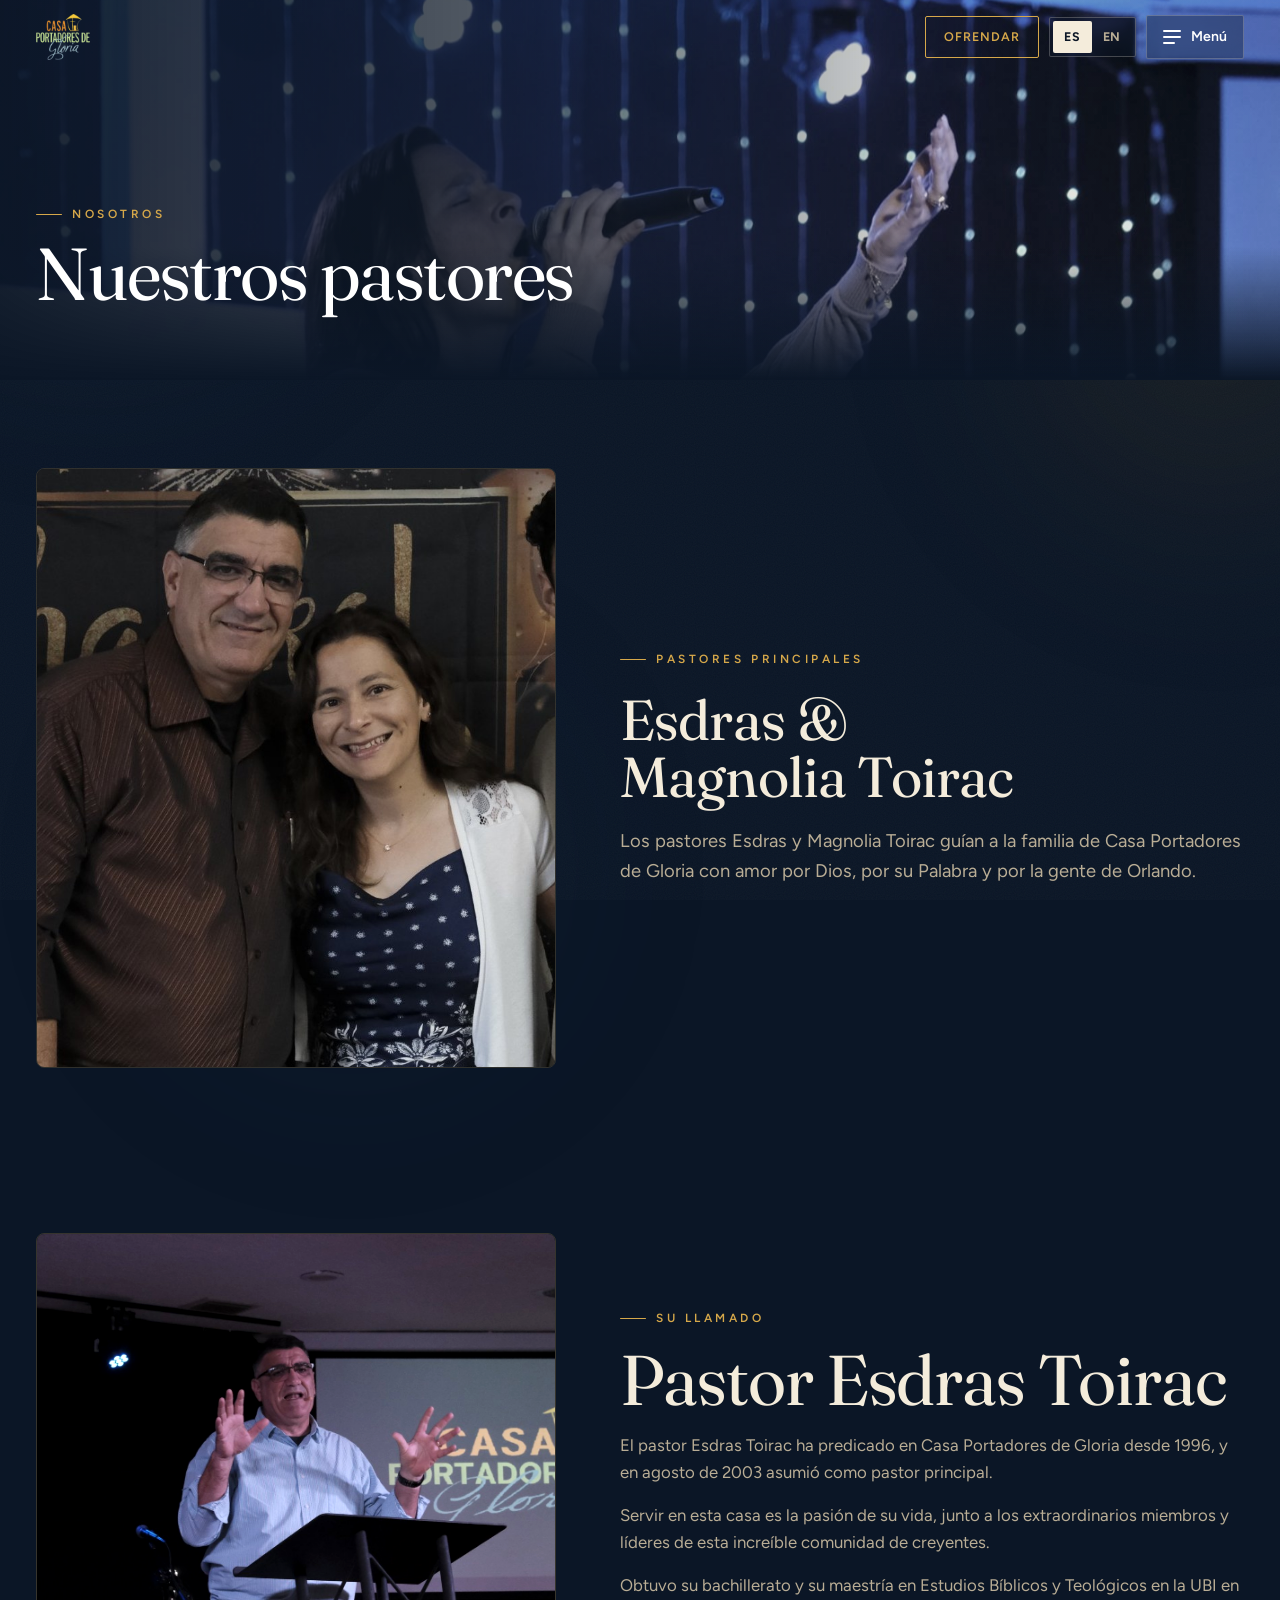
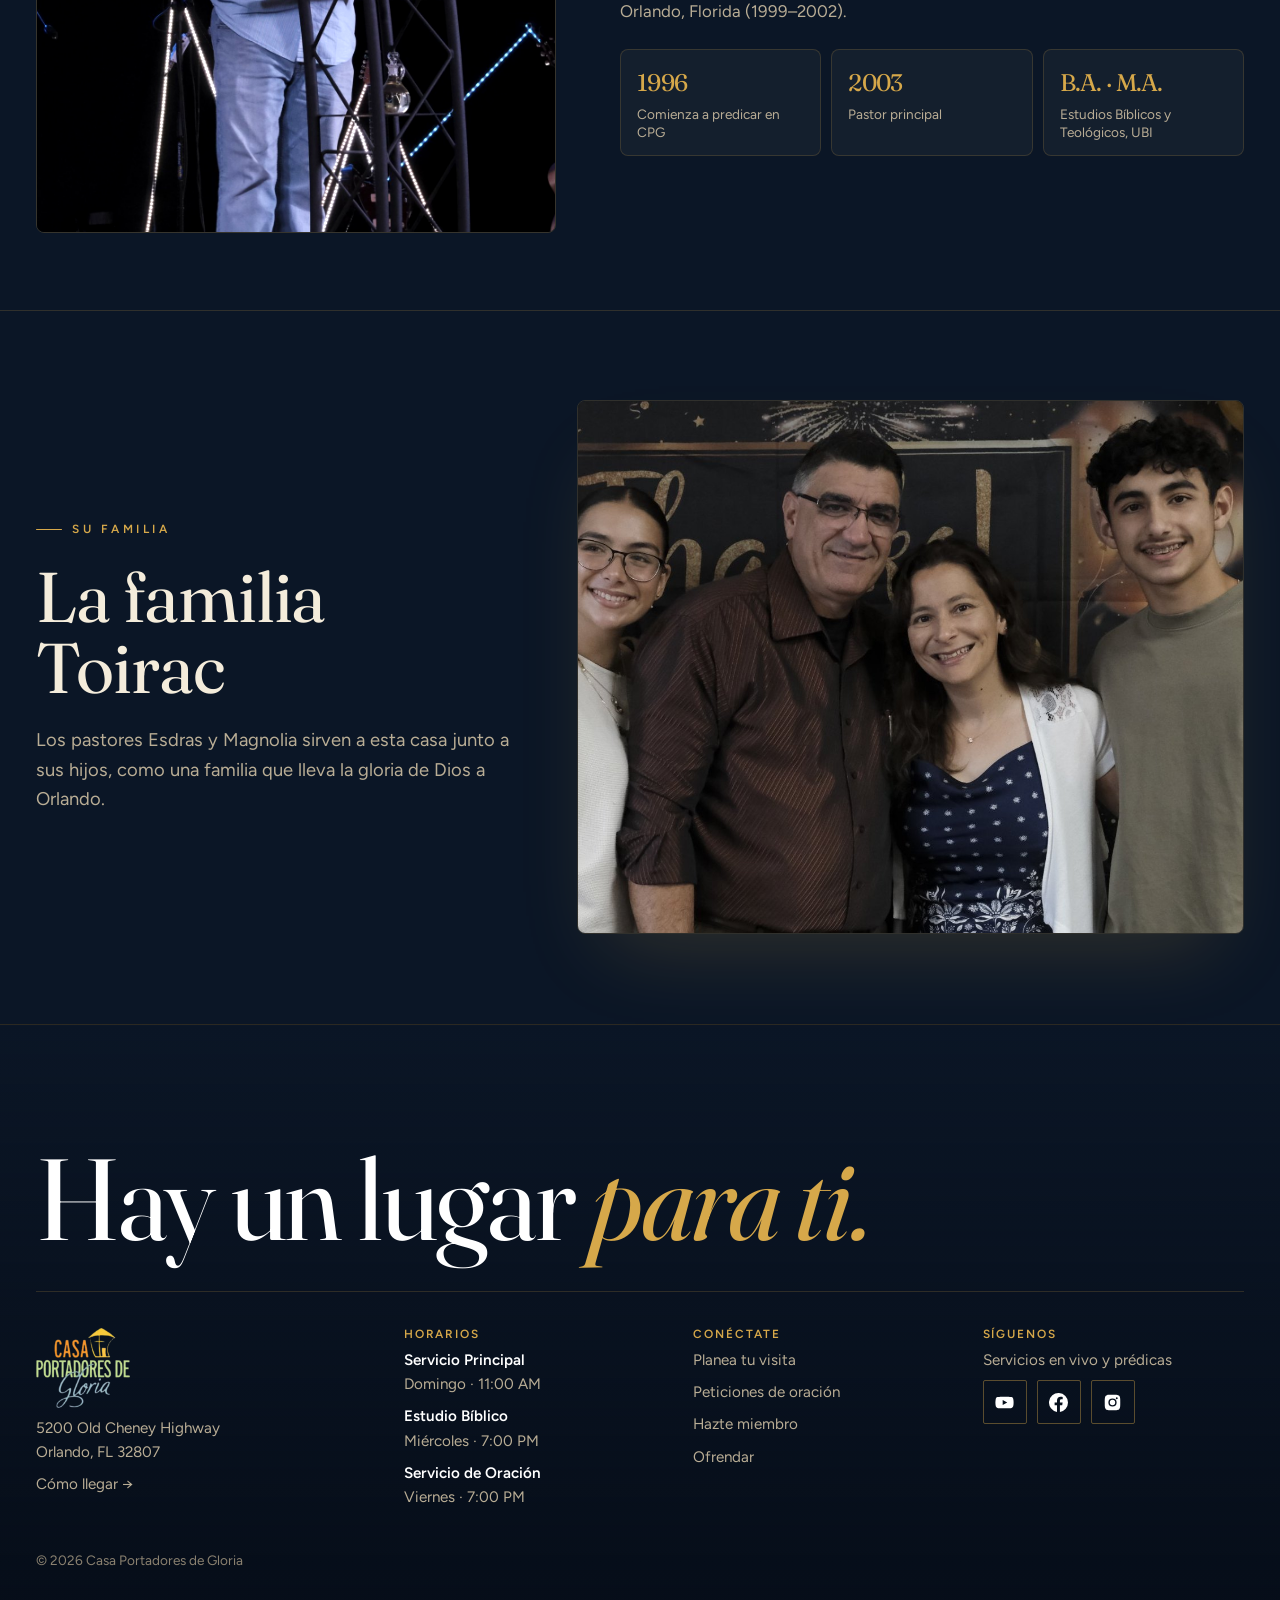
<file: pastores.html>
<!doctype html>
<html lang="es">
<head>
<meta charset="utf-8">
<meta name="viewport" content="width=device-width, initial-scale=1, viewport-fit=cover">
<title>Nuestros Pastores · CPG</title>
<meta name="claude:viewport-fit-sides" content="cover">
<meta name="description" content="Casa Portadores de Gloria — iglesia cristiana bilingüe en Orlando, Florida.">
<meta property="og:type" content="website">
<meta property="og:site_name" content="Casa Portadores de Gloria">
<meta property="og:title" content="Nuestros Pastores · CPG">
<meta property="og:description" content="Iglesia cristiana bilingüe en Orlando, FL. Domingos 11:00 AM · 5200 Old Cheney Hwy.">
<meta property="og:url" content="https://cpgorlando.vercel.app/pastores.html">
<meta property="og:image" content="https://cpgorlando.vercel.app/images/og-share.jpg">
<meta property="og:image:width" content="1200">
<meta property="og:image:height" content="630">
<meta property="og:image:alt" content="Casa Portadores de Gloria — Bienvenidos a casa">
<meta property="og:locale" content="es_US">
<meta name="twitter:card" content="summary_large_image">
<meta name="twitter:image" content="https://cpgorlando.vercel.app/images/og-share.jpg">
<meta name="theme-color" content="#0b1626">
<link rel="icon" type="image/png" href="images/favicon.png">
<link rel="apple-touch-icon" href="images/apple-touch-icon.png">
<link rel="icon" href="images/logo.png">
<link rel="preconnect" href="https://fonts.googleapis.com">
<link rel="preconnect" href="https://fonts.gstatic.com" crossorigin>
<link rel="stylesheet" href="https://fonts.googleapis.com/css2?family=Fraunces:ital,opsz,wght@0,9..144,300..600;1,9..144,300..600&family=Figtree:wght@400;500;600;700&display=swap">
<style>
/* Layout: dark, immersive. Full-bleed photo heroes that melt into a near-black stage,
   a slow-moving "stage light" aurora behind everything, glass cards with a cursor spotlight,
   and one living gradient (violet → blue → cyan) used for emphasis. Single dark look by design. */
:root {
  color-scheme: dark;
  --bg: #0b1626;
  --ink: #f5f5fa;
  --muted: #9b9db2;
  --faint: #6b6e85;
  --glass: rgba(255, 255, 255, 0.045);
  --glass-2: rgba(255, 255, 255, 0.08);
  --line: rgba(255, 255, 255, 0.09);
  --line-2: rgba(255, 255, 255, 0.18);
  --violet: #8b5cf6;
  --blue: #4f7bff;
  --cyan: #22d3ee;
  --grad: linear-gradient(100deg, #f0d79a 0%, #d6a84a 45%, #e8c77a 100%);
  --font-display: "Bricolage Grotesque", "Helvetica Neue", Arial, sans-serif;
  --font-body: "Instrument Sans", "Helvetica Neue", Arial, sans-serif;
  --radius: 24px;
  --gutter-l: max(16px, env(safe-area-inset-left, 0px));
  --gutter-r: max(16px, env(safe-area-inset-right, 0px));
}

* { box-sizing: border-box; }
html { scroll-behavior: smooth; background: var(--bg); }
body { margin: 0; background: var(--bg); color: var(--ink); font-family: var(--font-body); font-size: 17px; line-height: 1.6; -webkit-font-smoothing: antialiased; overflow-x: hidden; }
img { max-width: 100%; display: block; }
a { color: inherit; }
::selection { background: #d6a84a66; }
:focus-visible { outline: 2px solid var(--cyan); outline-offset: 3px; border-radius: 8px; }

/* stage-light aurora behind the whole site */
.aurora { position: fixed; inset: -20vmax; z-index: 0; pointer-events: none; filter: blur(60px); opacity: .5; }
main, footer { position: relative; z-index: 1; }
.aurora i { position: absolute; border-radius: 50%; mix-blend-mode: screen; }
.aurora i:nth-child(1) { width: 55vmax; height: 55vmax; left: 0; top: 0; background: radial-gradient(circle, #6d3df0 0%, transparent 62%); animation: drift1 26s ease-in-out infinite alternate; }
.aurora i:nth-child(2) { width: 50vmax; height: 50vmax; right: 0; top: 20vmax; background: radial-gradient(circle, #2c5bff 0%, transparent 62%); animation: drift2 32s ease-in-out infinite alternate; }
.aurora i:nth-child(3) { width: 45vmax; height: 45vmax; left: 25vmax; bottom: 0; background: radial-gradient(circle, #0fb5d4 0%, transparent 62%); animation: drift3 38s ease-in-out infinite alternate; opacity: .7; }
@keyframes drift1 { to { transform: translate(18vmax, 22vmax) scale(1.15); } }
@keyframes drift2 { to { transform: translate(-22vmax, 10vmax) scale(.9); } }
@keyframes drift3 { to { transform: translate(-14vmax, -20vmax) scale(1.2); } }
.grain { position: fixed; inset: 0; z-index: 0; pointer-events: none; opacity: .05;
  background-image: url("data:image/svg+xml,%3Csvg xmlns='http://www.w3.org/2000/svg' width='160' height='160'%3E%3Cfilter id='n'%3E%3CfeTurbulence type='fractalNoise' baseFrequency='.9' numOctaves='2' stitchTiles='stitch'/%3E%3C/filter%3E%3Crect width='100%25' height='100%25' filter='url(%23n)'/%3E%3C/svg%3E"); }

.en { display: none; }
:root[data-lang="en"] .en { display: revert; }
:root[data-lang="en"] .es { display: none; }

.wrap { max-width: 1240px; margin: 0 auto; padding-left: var(--gutter-l); padding-right: var(--gutter-r); }
h1, h2, h3 { font-family: var(--font-display); font-weight: 700; line-height: 1.02; letter-spacing: -0.03em; text-wrap: balance; margin: 0; }
h2 { font-size: clamp(2.3rem, 5.6vw, 4.4rem); }
h3 { font-size: 1.45rem; letter-spacing: -0.015em; line-height: 1.15; }
p { margin: 0; }
.grad, h1 em, h2 em, footer .big em { font-style: normal; background: var(--grad); -webkit-background-clip: text; background-clip: text; color: transparent; }
.eyebrow { display: inline-flex; align-items: center; gap: 10px; font-size: .78rem; font-weight: 600; letter-spacing: .16em; text-transform: uppercase; color: #d3c7ad; }
.eyebrow::before { content: ""; width: 22px; height: 2px; border-radius: 2px; background: var(--grad); }
.lead { font-size: 1.15rem; color: var(--muted); max-width: 58ch; }
section { padding-block: clamp(72px, 11vw, 140px); position: relative; }
.section-head { display: grid; gap: 16px; margin-bottom: clamp(36px, 5vw, 60px); }
.band { background: linear-gradient(180deg, transparent, rgba(255,255,255,.025) 20%, rgba(255,255,255,.025) 80%, transparent); }
.stack { display: grid; gap: 22px; align-content: start; }
.split { display: grid; grid-template-columns: 1fr 1fr; gap: clamp(32px, 6vw, 88px); align-items: center; }
.split > * { min-width: 0; }
.split img.photo { width: 100%; aspect-ratio: 4 / 3; object-fit: cover; border-radius: var(--radius); box-shadow: 0 40px 80px -30px #000c; }
@media (max-width: 860px) { .split { grid-template-columns: 1fr; } }

/* glass surface + cursor spotlight */
.glass, .quick a, .service, .event, .min-row, .expect > div, .way, .value, .form, .soon-block, .next-card, .visit, .pastors {
  background: var(--glass); border: 1px solid var(--line); backdrop-filter: blur(18px) saturate(140%); -webkit-backdrop-filter: blur(18px) saturate(140%);
}
.spot { position: relative; isolation: isolate; }
.spot::before { content: ""; position: absolute; inset: 0; border-radius: inherit; z-index: -1; opacity: 0; transition: opacity .3s ease;
  background: radial-gradient(420px circle at var(--mx, 50%) var(--my, 50%), rgba(214,168,74, .18), transparent 60%); }
.spot:hover::before { opacity: 1; }

/* buttons */
.btn { display: inline-flex; align-items: center; justify-content: center; gap: 10px; font: inherit; font-weight: 600; text-decoration: none; padding: 15px 26px; border-radius: 999px; border: 1px solid transparent; cursor: pointer; transition: transform .25s ease, box-shadow .25s ease, background .25s ease, color .25s ease, border-color .25s ease; }
.btn:hover { transform: translateY(-2px); }
.btn-primary, .btn-ink, .btn-gold { background: #fff; color: #0b1626; box-shadow: 0 0 0 0 #d6a84a00; }
.btn-primary:hover, .btn-ink:hover, .btn-gold:hover { box-shadow: 0 10px 40px -6px #d6a84aaa, 0 0 0 4px #d6a84a33; }
.btn-ghost, .btn-outline { background: var(--glass); border-color: var(--line-2); color: #fff; backdrop-filter: blur(10px); }
.btn-ghost:hover, .btn-outline:hover { background: var(--glass-2); border-color: #ffffff55; }
.actions, .cta-row { display: flex; flex-wrap: wrap; gap: 12px; }
.btn .arr { transition: transform .25s ease; }
.btn:hover .arr { transform: translateX(4px); }

/* header */
body::before { content: ""; position: fixed; inset: 0 0 auto; height: env(safe-area-inset-top, 0px); z-index: 10; background: var(--bg); }
.site-header { position: fixed; top: env(safe-area-inset-top, 0px); left: 0; right: 0; z-index: 9; color: #fff; transition: background .3s ease, border-color .3s ease; border-bottom: 1px solid transparent; }
.site-header.scrolled { background: rgba(11, 22, 38, .62); backdrop-filter: blur(20px) saturate(160%); -webkit-backdrop-filter: blur(20px) saturate(160%); border-bottom-color: var(--line); }
.site-header .wrap { display: flex; align-items: center; gap: 10px; padding-block: 14px; }
.brand { display: flex; align-items: center; margin-right: auto; text-decoration: none; }
.logo { height: 46px; width: auto; }
.logo-lg { height: 80px; }
.give-pill { font-size: .88rem; font-weight: 600; text-decoration: none; padding: 10px 18px; border-radius: 999px; background: #fff; color: #0b1626; white-space: nowrap; transition: box-shadow .25s ease; }
.give-pill:hover { box-shadow: 0 6px 30px -4px #d6a84aaa; }
.lang { display: inline-flex; border: 1px solid var(--line-2); border-radius: 999px; padding: 3px; background: rgba(11,22,38,.35); backdrop-filter: blur(10px); }
.lang button { font: inherit; font-size: .78rem; font-weight: 700; letter-spacing: .06em; border: 0; background: transparent; color: var(--muted); padding: 6px 11px; border-radius: 999px; cursor: pointer; }
.lang button[aria-pressed="true"] { background: #fff; color: #0b1626; }
.menu-btn { font: inherit; font-size: .88rem; font-weight: 600; display: inline-flex; align-items: center; gap: 10px; border: 1px solid var(--line-2); background: rgba(11,22,38,.35); backdrop-filter: blur(10px); color: #fff; padding: 10px 16px; border-radius: 999px; cursor: pointer; transition: background .2s ease; }
.menu-btn:hover { background: var(--glass-2); }
.menu-btn .bars { display: grid; gap: 4px; }
.menu-btn .bars i { display: block; width: 18px; height: 2px; background: currentColor; border-radius: 2px; }
.menu-btn .bars i:last-child { width: 12px; }
@media (max-width: 480px) { .give-pill { display: none; } .menu-btn .label { display: none; } }

/* full-screen menu */
.menu { position: fixed; inset: 0; z-index: 30; background: rgba(11, 22, 38, .92); backdrop-filter: blur(24px); color: #fff; overflow-y: auto;
  padding-top: calc(env(safe-area-inset-top, 0px) + 14px); padding-bottom: calc(env(safe-area-inset-bottom, 0px) + 32px); animation: fadeIn .3s ease; }
@keyframes fadeIn { from { opacity: 0; } }
.menu .wrap { display: grid; gap: clamp(28px, 5vw, 56px); }
.menu-top { display: flex; align-items: center; justify-content: space-between; gap: 16px; }
.menu-close { font: inherit; font-weight: 600; border: 1px solid var(--line-2); background: var(--glass); color: #fff; padding: 10px 18px; border-radius: 999px; cursor: pointer; }
.menu-groups { display: grid; grid-template-columns: repeat(4, 1fr); gap: 36px; }
.menu-group { display: grid; gap: 8px; align-content: start; min-width: 0; }
.menu-group h2 { font-family: var(--font-body); font-size: .76rem; font-weight: 600; letter-spacing: .16em; text-transform: uppercase; color: var(--faint); margin-bottom: 8px; }
.menu-group a { font-family: var(--font-display); font-weight: 600; font-size: clamp(1.55rem, 2.8vw, 2.2rem); letter-spacing: -0.025em; text-decoration: none; line-height: 1.15; display: inline-block; transition: transform .2s ease, opacity .2s ease; opacity: .8; animation: rise .5s ease backwards; }
.menu-group:nth-child(2) a { animation-delay: .05s; } .menu-group:nth-child(3) a { animation-delay: .1s; } .menu-group:nth-child(4) a { animation-delay: .15s; }
@keyframes rise { from { opacity: 0; transform: translateY(14px); } }
.menu-group a:hover { opacity: 1; transform: translateX(6px); }
.menu-group a[aria-current="page"] { opacity: 1; background: var(--grad); -webkit-background-clip: text; background-clip: text; color: transparent; }
@media (max-width: 860px) { .menu-groups { grid-template-columns: 1fr 1fr; } }
@media (max-width: 440px) { .menu-groups { grid-template-columns: 1fr; } }

/* full-bleed heroes */
.hero, .page-hero { padding: 0; }
.hero .hero-wrap, .page-hero .hero-wrap { max-width: none; padding: 0; }
.hero-frame { position: relative; overflow: hidden; color: #fff; isolation: isolate; }
.hero-frame > img, .hero-frame > picture > img { position: absolute; inset: 0; width: 100%; height: 110%; object-fit: cover; z-index: -2; will-change: transform; animation: heroIn 2.2s cubic-bezier(.2,.7,.2,1) both; }
@keyframes heroIn { from { transform: scale(1.12); filter: brightness(.4); } }
.hero-frame::after { content: ""; position: absolute; inset: 0; z-index: -1;
  background: linear-gradient(180deg, rgba(11,22,38,.55) 0%, rgba(11,22,38,.2) 30%, rgba(11,22,38,.55) 70%, var(--bg) 100%),
              linear-gradient(90deg, rgba(11,22,38,.7) 0%, transparent 60%); }
.hero-inner { max-width: 1240px; margin: 0 auto; display: grid; grid-template-columns: minmax(0, 1fr) auto; align-items: end; gap: 32px;
  min-height: min(92vh, 900px); padding: 130px max(16px, env(safe-area-inset-right, 0px)) clamp(48px, 7vw, 96px) max(16px, env(safe-area-inset-left, 0px)); }
.hero-inner > * { min-width: 0; }
.hero-copy { display: grid; gap: 24px; }
.hero h1 { font-size: clamp(3rem, 12vw, 9.5rem); font-weight: 800; letter-spacing: -0.05em; line-height: .9; }
.hero .hero-copy > p { font-size: clamp(1.05rem, 2vw, 1.3rem); color: #e3d7bd; max-width: 44ch; }
.hero-copy > * { animation: rise .9s cubic-bezier(.2,.7,.2,1) backwards; }
.hero-copy > *:nth-child(2) { animation-delay: .12s; } .hero-copy > *:nth-child(3) { animation-delay: .24s; } .hero-copy > *:nth-child(4) { animation-delay: .36s; }
@media (max-width: 860px) { .hero-inner { grid-template-columns: minmax(0, 1fr); min-height: 0; padding-top: 120px; } }

.next-card { width: min(100%, 340px); border-radius: 22px; padding: 22px; display: grid; gap: 12px; background: rgba(15, 15, 24, .55); border-color: var(--line-2); animation: rise 1s .5s cubic-bezier(.2,.7,.2,1) backwards; }
.next-card .lbl { font-size: .74rem; font-weight: 700; letter-spacing: .14em; text-transform: uppercase; color: #d6a84a; display: flex; align-items: center; gap: 8px; }
.next-card .lbl .dot { width: 8px; height: 8px; border-radius: 50%; background: var(--cyan); box-shadow: 0 0 12px var(--cyan); animation: blink 1.6s ease-in-out infinite; }
.next-card.is-live .lbl { color: #ff7a7a; }
.next-card.is-live .lbl .dot { background: #ff3b3b; box-shadow: 0 0 12px #ff3b3b; }
@keyframes blink { 50% { opacity: .3; } }
.next-card .name { font-family: var(--font-display); font-weight: 700; font-size: 1.55rem; letter-spacing: -0.02em; line-height: 1.1; }
.next-card .when { color: var(--muted); font-size: .95rem; }
.count { display: grid; grid-template-columns: repeat(3, 1fr); gap: 8px; }
.count div { background: rgba(255,255,255,.06); border: 1px solid var(--line); border-radius: 14px; padding: 10px 6px; text-align: center; }
.count b { display: block; font-family: var(--font-display); font-size: 1.8rem; font-weight: 700; font-variant-numeric: tabular-nums; line-height: 1.05; }
.count small { font-size: .7rem; color: var(--muted); text-transform: uppercase; letter-spacing: .1em; }
.next-card .btn { padding: 12px 18px; font-size: .92rem; }

/* marquee */
.marquee { padding-block: 34px; overflow: hidden; border-block: 1px solid var(--line); }
.marquee-track { display: flex; gap: 56px; width: max-content; animation: marquee 40s linear infinite; }
.marquee span { font-family: var(--font-display); font-weight: 800; font-size: clamp(2.2rem, 5vw, 4rem); letter-spacing: -0.04em; white-space: nowrap; display: inline-flex; align-items: center; gap: 56px; color: transparent; -webkit-text-stroke: 1px #ffffff40; }
.marquee span:nth-child(3n+1) { background: var(--grad); -webkit-background-clip: text; background-clip: text; -webkit-text-stroke: 0; }
.marquee span::after { content: "✦"; -webkit-text-stroke: 0; color: #d6a84a; font-size: .45em; }
@keyframes marquee { to { transform: translateX(-50%); } }

/* inner page heroes */
.page-hero .hero-frame { min-height: clamp(420px, 62vh, 640px); display: grid; align-items: end; }
.page-hero .hero-copy { max-width: 1240px; width: 100%; margin: 0 auto; padding: 130px max(16px, env(safe-area-inset-right, 0px)) clamp(36px, 6vw, 72px) max(16px, env(safe-area-inset-left, 0px)); display: grid; gap: 16px; }
.page-hero h1 { font-size: clamp(2.6rem, 10vw, 7.2rem); font-weight: 800; letter-spacing: -0.05em; line-height: .92; max-width: 13ch; }
.page-hero p.sub { color: #e3d7bd; font-size: 1.15rem; max-width: 48ch; }

/* welcome / pastors chip */
.pastors { display: flex; align-items: center; gap: 16px; padding: 10px 22px 10px 10px; border-radius: 999px; width: fit-content; max-width: 100%; }
.pastors img { width: 58px; height: 58px; border-radius: 50%; object-fit: cover; flex: none; }
.pastors .names { display: block; font-family: var(--font-display); font-weight: 700; font-size: 1.12rem; }
.pastors .role { display: block; color: var(--muted); font-size: .92rem; }
.pastors a { color: #d6a84a; font-weight: 600; text-decoration: none; }

/* photo strip */
.strip { display: grid; grid-template-columns: 1.4fr 1fr 1fr 1.2fr; gap: 14px; height: clamp(240px, 30vw, 400px); }
.strip img { width: 100%; height: 100%; object-fit: cover; border-radius: 20px; min-width: 0; transition: transform .6s cubic-bezier(.2,.7,.2,1), filter .6s ease; filter: saturate(.9); }
.strip img:hover { transform: translateY(-6px) scale(1.02); filter: saturate(1.1); }
@media (max-width: 700px) { .strip { grid-template-columns: 1fr 1fr; height: auto; grid-auto-rows: 170px; } }

/* quick links */
.quick { display: grid; grid-template-columns: repeat(4, 1fr); gap: 14px; }
.quick a { position: relative; overflow: hidden; isolation: isolate; display: grid; gap: 8px; align-content: end; min-height: 320px; padding: 26px; border-radius: var(--radius); text-decoration: none; transition: transform .3s ease, border-color .3s ease; }
.quick a img { position: absolute; inset: 0; width: 100%; height: 100%; object-fit: cover; z-index: -2; transition: transform .8s cubic-bezier(.2,.7,.2,1), filter .5s ease; filter: brightness(.85); }
.quick a:hover img { transform: scale(1.08); filter: brightness(1); }
.quick a::after { content: ""; position: absolute; inset: 0; z-index: -1; background: linear-gradient(180deg, rgba(11,22,38,.1) 20%, rgba(11,22,38,.88) 100%); }
.quick a span.go { position: absolute; top: 22px; right: 22px; background: rgba(11,22,38,.35); backdrop-filter: blur(8px); }
.quick span.d { color: #e3d7bd; }
.quick a:hover { transform: translateY(-6px); border-color: var(--line-2); }
.quick b { font-family: var(--font-display); font-weight: 700; font-size: 1.7rem; letter-spacing: -0.025em; line-height: 1.05; }
.quick span.d { color: var(--muted); font-size: .98rem; }
.quick span.go { width: 46px; height: 46px; border-radius: 50%; display: grid; place-items: center; border: 1px solid var(--line-2); font-size: 1.1rem; transition: transform .3s ease, background .3s ease, color .3s ease; }
.quick a:hover span.go { background: #fff; color: #0b1626; transform: rotate(-45deg); }
@media (max-width: 960px) { .quick { grid-template-columns: 1fr 1fr; } }
@media (max-width: 480px) { .quick { grid-template-columns: 1fr; } .quick a { min-height: 240px; } }

/* services */
.services { display: grid; grid-template-columns: repeat(3, 1fr); gap: 16px; }
.service { border-radius: var(--radius); overflow: hidden; display: grid; gap: 10px; align-content: start; padding: 0 26px 28px; min-width: 0; transition: transform .3s ease, border-color .3s ease; }
.service:hover { transform: translateY(-6px); border-color: var(--line-2); }
.service-img { width: calc(100% + 52px); max-width: none; margin: 0 -26px 14px; aspect-ratio: 16 / 11; object-fit: cover; }
.service .when { font-family: var(--font-display); font-size: 3.4rem; font-weight: 800; letter-spacing: -0.05em; line-height: 1; font-variant-numeric: tabular-nums; }
.service .when span { font-size: 1rem; color: var(--muted); font-family: var(--font-body); font-weight: 600; letter-spacing: 0; margin-left: 6px; }
.service p { color: var(--muted); }
@media (max-width: 820px) { .services { grid-template-columns: 1fr; } }
.visit { margin-top: 28px; display: flex; flex-wrap: wrap; align-items: center; gap: 16px 28px; padding: 22px 26px; border-radius: var(--radius); }
.visit address { font-style: normal; font-weight: 600; margin-right: auto; }
.visit address span { display: block; font-weight: 400; color: var(--muted); }

/* live band */
.live { overflow: hidden; }
.live .wrap { display: grid; grid-template-columns: 1.05fr 1fr; gap: clamp(28px, 5vw, 72px); align-items: center; }
.live .wrap > * { min-width: 0; }
.live h2 { font-size: clamp(2.6rem, 7vw, 5.2rem); }
.live p { color: var(--muted); max-width: 46ch; }
.live-badge { display: inline-flex; align-items: center; gap: 10px; font-size: .78rem; font-weight: 700; letter-spacing: .16em; text-transform: uppercase; color: #ff8a8a; }
.live-badge::before { content: ""; width: 10px; height: 10px; border-radius: 50%; background: #ff3b3b; box-shadow: 0 0 0 4px #ff3b3b33, 0 0 16px #ff3b3b; animation: pulse 1.8s ease-in-out infinite; }
@keyframes pulse { 50% { box-shadow: 0 0 0 10px #ff3b3b00, 0 0 16px #ff3b3b; } }
.live .shot { position: relative; border-radius: var(--radius); overflow: hidden; aspect-ratio: 4 / 3; border: 1px solid var(--line); box-shadow: 0 50px 100px -30px #d6a84a33; }
.live .shot img { width: 100%; height: 100%; object-fit: cover; transition: transform .8s ease; }
.live .shot:hover img { transform: scale(1.06); }
.live .shot .play { position: absolute; inset: 0; display: grid; place-items: center; text-decoration: none; background: rgba(11,22,38,.25); }
.live .shot .play span { width: 88px; height: 88px; border-radius: 50%; background: #fff; display: grid; place-items: center; transition: transform .25s ease; box-shadow: 0 0 0 14px #ffffff1f, 0 0 60px #d6a84aaa; }
.live .shot .play:hover span { transform: scale(1.1); }
@media (max-width: 820px) { .live .wrap { grid-template-columns: 1fr; } }
.social-btns { display: flex; flex-wrap: wrap; gap: 12px; }
.sbtn { display: inline-flex; align-items: center; gap: 10px; font-weight: 600; text-decoration: none; padding: 14px 22px; border-radius: 999px; color: #fff; background: var(--glass); border: 1px solid var(--line-2); transition: transform .25s ease, background .25s ease, border-color .25s ease; }
.sbtn:hover { transform: translateY(-2px); }
.sbtn svg { width: 20px; height: 20px; flex: none; }
.sbtn.yt svg { color: #ff3b3b; } .sbtn.fb svg { color: #4f8cff; }
.sbtn.yt:hover { background: #ff3b3b; border-color: #ff3b3b; } .sbtn.yt:hover svg { color: #fff; }
.sbtn.fb:hover { background: #1877f2; border-color: #1877f2; } .sbtn.fb:hover svg { color: #fff; }
.social-icons { display: flex; gap: 10px; }
.social-icons a { width: 44px; height: 44px; border-radius: 50%; display: grid; place-items: center; border: 1px solid var(--line-2); color: #fff; transition: background .2s ease, transform .2s ease; }
.social-icons a:hover { background: #fff; color: #0b1626; transform: translateY(-2px); }
.social-icons svg { width: 19px; height: 19px; }

/* events */
.events { display: grid; gap: 12px; }
.event { display: grid; grid-template-columns: 100px 1fr auto; gap: 26px; align-items: center; padding: 20px 26px; border-radius: var(--radius); transition: transform .3s ease, border-color .3s ease; }
.event:hover { transform: translateX(8px); border-color: var(--line-2); }
.event > * { min-width: 0; }
.date { text-align: center; border-radius: 18px; padding: 12px 6px; background: linear-gradient(160deg, #8b5cf633, #22d3ee22); border: 1px solid var(--line-2); }
.date .m { display: block; font-size: .76rem; font-weight: 700; letter-spacing: .14em; text-transform: uppercase; color: #d6a84a; }
.date .d { display: block; font-family: var(--font-display); font-weight: 800; font-size: 2.4rem; letter-spacing: -0.04em; line-height: 1.05; font-variant-numeric: tabular-nums; }
.event h3 { margin-bottom: 4px; }
.event p { color: var(--muted); }
.event::after { content: "→"; font-size: 1.4rem; color: #d6a84a; transition: transform .3s ease; }
.event:hover::after { transform: translateX(4px); }
.tag { display: inline-block; font-size: .7rem; font-weight: 700; letter-spacing: .1em; text-transform: uppercase; padding: 4px 10px; border-radius: 999px; border: 1px solid var(--line-2); color: #d3c7ad; margin-bottom: 8px; }
@media (max-width: 560px) { .event { grid-template-columns: 74px 1fr; gap: 16px; padding: 16px; } .event::after { display: none; } .date .d { font-size: 1.8rem; } }

/* ministries */
.min-list { display: grid; gap: 18px; }
.min-row { display: grid; grid-template-columns: 1fr 1fr; border-radius: var(--radius); overflow: hidden; min-height: 340px; transition: border-color .3s ease; }
.min-row:hover { border-color: var(--line-2); }
.min-row:nth-child(even) img { order: 2; }
.min-row > * { min-width: 0; }
.min-row img { width: 100%; height: 100%; object-fit: cover; transition: transform .8s cubic-bezier(.2,.7,.2,1); }
.min-row:hover img { transform: scale(1.05); }
.min-row .body { padding: clamp(26px, 4vw, 52px); display: grid; gap: 14px; align-content: center; }
.min-row .who { font-size: .78rem; font-weight: 600; letter-spacing: .16em; text-transform: uppercase; color: #d6a84a; }
.min-row h3 { font-size: clamp(2rem, 4vw, 3rem); letter-spacing: -0.035em; }
.min-row p { color: var(--muted); }
.min-row a.more { font-weight: 600; text-decoration: none; background: var(--grad); -webkit-background-clip: text; background-clip: text; color: transparent; width: fit-content; }
@media (max-width: 760px) { .min-row { grid-template-columns: 1fr; } .min-row:nth-child(even) img { order: 0; } .min-row img { aspect-ratio: 16 / 10; } }

/* pastors page */
.pastor-card { display: grid; grid-template-columns: minmax(0, 460px) 1fr; gap: clamp(28px, 6vw, 80px); align-items: center; }
.pastor-card > * { min-width: 0; }
.pastor-card img { width: 100%; aspect-ratio: 4 / 5; object-fit: cover; border-radius: var(--radius); box-shadow: 0 50px 100px -30px #d6a84a33; }
@media (max-width: 820px) { .pastor-card { grid-template-columns: 1fr; } }

/* highlights */
.hl-grid { display: grid; grid-template-columns: repeat(3, 1fr); gap: 16px; }
.hl { position: relative; border-radius: var(--radius); overflow: hidden; min-height: 420px; display: grid; align-content: end; color: #fff; isolation: isolate; border: 1px solid var(--line); min-width: 0; }
.hl img { position: absolute; inset: 0; width: 100%; height: 100%; object-fit: cover; z-index: -2; transition: transform .8s cubic-bezier(.2,.7,.2,1); }
.hl:hover img { transform: scale(1.07); }
.hl::after { content: ""; position: absolute; inset: 0; z-index: -1; background: linear-gradient(180deg, transparent 30%, rgba(11,22,38,.92) 100%); }
.hl .ph { position: absolute; inset: 0; z-index: -2; display: grid; place-items: start; padding: 24px; background: linear-gradient(150deg, #3b1d8f, #0b2a5e 60%, #0b1626); color: #ffffff99; font-size: .76rem; font-weight: 700; letter-spacing: .12em; text-transform: uppercase; }
.hl .body { padding: 26px; display: grid; gap: 6px; }
.hl h3 { font-size: 1.8rem; }
.hl p { color: #d3c7ad; }
@media (max-width: 900px) { .hl-grid { grid-template-columns: 1fr 1fr; } }
@media (max-width: 560px) { .hl-grid { grid-template-columns: 1fr; } .hl { min-height: 340px; } }

/* gallery + lightbox */
.gallery { display: grid; grid-template-columns: repeat(4, 1fr); grid-auto-rows: 240px; gap: 12px; }
.gallery img { width: 100%; height: 100%; object-fit: cover; border-radius: 18px; cursor: zoom-in; transition: transform .5s ease, filter .5s ease; filter: saturate(.9) brightness(.92); }
.gallery img:hover { transform: scale(1.02); filter: saturate(1.1) brightness(1); }
.g1 { grid-column: span 2; grid-row: span 2; }
@media (max-width: 760px) { .gallery { grid-template-columns: 1fr 1fr; grid-auto-rows: 170px; } }
.lightbox { position: fixed; inset: 0; z-index: 40; background: rgba(11,22,38,.94); backdrop-filter: blur(16px); display: grid; place-items: center; padding: max(16px, env(safe-area-inset-top, 0px)) 16px max(16px, env(safe-area-inset-bottom, 0px)); animation: fadeIn .25s ease; }
.lightbox img { max-height: 84vh; max-width: min(1100px, 100%); border-radius: 16px; object-fit: contain; }
.lb-btn { position: absolute; font: inherit; font-size: 1.3rem; width: 50px; height: 50px; border-radius: 50%; border: 1px solid var(--line-2); background: var(--glass); color: #fff; cursor: pointer; }
.lb-btn:hover { background: #fff; color: #0b1626; }
.lb-close { top: calc(env(safe-area-inset-top, 0px) + 16px); right: max(16px, env(safe-area-inset-right, 0px)); }
.lb-prev { left: max(16px, env(safe-area-inset-left, 0px)); top: 50%; }
.lb-next { right: max(16px, env(safe-area-inset-right, 0px)); top: 50%; }

/* give */
.give-grid { display: grid; grid-template-columns: 1.1fr 1fr; gap: clamp(28px, 6vw, 88px); align-items: start; }
.give-grid > * { min-width: 0; }
.verse { font-family: var(--font-display); font-weight: 600; font-size: clamp(2rem, 4.4vw, 3.2rem); letter-spacing: -0.035em; line-height: 1.08; }
.verse cite { display: block; margin-top: 16px; font-family: var(--font-body); font-weight: 600; font-style: normal; font-size: 1rem; letter-spacing: 0; color: #d6a84a; }
.ways { display: grid; gap: 14px; }
.way { border-radius: var(--radius); padding: 26px; display: grid; gap: 6px; }
.way p { color: var(--muted); }
.soon { font-size: .72rem; font-weight: 700; letter-spacing: .14em; text-transform: uppercase; color: #d6a84a; }
@media (max-width: 820px) { .give-grid { grid-template-columns: 1fr; } }

.soon-block { border-radius: var(--radius); padding: clamp(30px, 5vw, 60px); display: grid; gap: 16px; justify-items: start; }
.expect { display: grid; grid-template-columns: repeat(auto-fit, minmax(220px, 1fr)); gap: 14px; }
.expect > div { padding: 26px; border-radius: var(--radius); display: grid; gap: 8px; }
.expect p { color: var(--muted); }

/* values */
.values { display: grid; grid-template-columns: repeat(2, 1fr); gap: 14px; }
.value { border-radius: var(--radius); padding: clamp(24px, 3.5vw, 36px); display: grid; gap: 12px; align-content: start; min-width: 0; transition: transform .3s ease, border-color .3s ease; }
.value:hover { transform: translateY(-4px); border-color: var(--line-2); }
.value:first-child { grid-column: 1 / -1; background: linear-gradient(130deg, #6d3df0cc, #2c5bffcc 55%, #0fb5d4cc); border-color: transparent; }
.value:first-child h3 { font-size: clamp(2.2rem, 6vw, 4rem); letter-spacing: -0.045em; }
.value:first-child p { color: #ffffffe6; font-size: 1.2rem; }
.value:first-child .ref { background: #ffffff26; color: #fff; border-color: transparent; }
.value h3 { font-size: 1.6rem; }
.value p { color: var(--muted); font-size: 1.05rem; }
.refs { display: flex; flex-wrap: wrap; gap: 8px; margin-top: 4px; }
.ref { font-size: .8rem; font-weight: 600; padding: 6px 12px; border-radius: 999px; border: 1px solid var(--line-2); color: #e8d6a8; }
@media (max-width: 760px) { .values { grid-template-columns: 1fr; } }

/* forms */
.form { display: grid; gap: 16px; border-radius: var(--radius); padding: clamp(22px, 4vw, 38px); }
.form .row { display: grid; grid-template-columns: 1fr 1fr; gap: 16px; }
@media (max-width: 560px) { .form .row { grid-template-columns: 1fr; } }
.field { display: grid; gap: 6px; min-width: 0; }
.field label { font-weight: 600; font-size: .9rem; color: #e3d7bd; }
.field input, .field textarea, .field select { font: inherit; color: #fff; background: rgba(255,255,255,.05); border: 1px solid var(--line); border-radius: 14px; padding: 13px 15px; width: 100%; transition: border-color .2s ease, background .2s ease, box-shadow .2s ease; }
.field select option { background: #12121a; }
.field textarea { min-height: 130px; resize: vertical; }
.field input:focus, .field textarea:focus, .field select:focus { outline: none; border-color: #d6a84a; background: rgba(255,255,255,.08); box-shadow: 0 0 0 4px #d6a84a2e; }
.check { display: flex; gap: 10px; align-items: flex-start; font-size: .95rem; color: var(--muted); }
.check input { margin-top: 5px; accent-color: #d6a84a; }
.form button[type="submit"] { justify-self: start; font: inherit; font-weight: 600; border: 0; cursor: pointer; padding: 15px 28px; border-radius: 999px; background: #fff; color: #0b1626; transition: box-shadow .25s ease, transform .25s ease; }
.form button[type="submit"]:hover { transform: translateY(-2px); box-shadow: 0 10px 40px -6px #d6a84aaa; }
.form-note { font-size: .92rem; padding: 12px 14px; border-radius: 12px; background: #d6a84a22; border: 1px solid #d6a84a44; color: #f4ecdb; }

/* footer */
footer { padding-block: clamp(72px, 10vw, 120px) 36px; font-size: .95rem; color: var(--muted); border-top: 1px solid var(--line); background: linear-gradient(180deg, transparent, rgba(11,22,38,.8)); }
footer .wrap { display: grid; gap: 40px; }
footer .big { font-family: var(--font-display); font-weight: 800; font-size: clamp(2.8rem, 9vw, 7.5rem); letter-spacing: -0.05em; line-height: .92; color: #fff; }
footer .cols { display: grid; grid-template-columns: 1.3fr 1fr 1fr 1fr; gap: 28px; padding-top: 36px; border-top: 1px solid var(--line); }
footer .cols > * { min-width: 0; display: grid; gap: 8px; align-content: start; }
footer h2 { font-family: var(--font-body); font-size: .74rem; font-weight: 600; letter-spacing: .16em; text-transform: uppercase; color: #fff; }
footer a { color: var(--muted); text-decoration: none; transition: color .15s ease; }
footer a:hover { color: #fff; }
footer .legal { font-size: .85rem; color: var(--faint); }
@media (max-width: 900px) { footer .cols { grid-template-columns: 1fr 1fr; } }
@media (max-width: 520px) { footer .cols { grid-template-columns: 1fr; } }

/* scroll reveal: content is visible without JS; JS only adds the rise */
.js .rv { opacity: .001; transform: translateY(34px); transition: opacity .9s ease, transform .9s cubic-bezier(.2,.7,.2,1); }
.js .rv.in { opacity: 1; transform: none; }

@media (prefers-reduced-motion: reduce) {
  html { scroll-behavior: auto; }
  *, *::before, *::after { animation: none !important; transition: none !important; }
  .js .rv { opacity: 1; transform: none; }
}

.family { margin: 0; border-radius: var(--radius); overflow: hidden; border: 1px solid var(--line); box-shadow: 0 50px 100px -30px #d6a84a26; }
.family img { width: 100%; aspect-ratio: 16 / 9; object-fit: cover; }
@media (max-width: 640px) { .family img { aspect-ratio: 4 / 3; } }

[hidden] { display: none !important; }

/* pastors page: compact layout */
.page-hero.compact .hero-frame { min-height: clamp(280px, 34vw, 380px); }
.page-hero.compact h1 { font-size: clamp(2.4rem, 7vw, 4.6rem); }
.pastors-page { padding-block: clamp(48px, 7vw, 88px); }
.pastor-grid { display: grid; grid-template-columns: 1fr; max-width: 820px; gap: clamp(24px, 4vw, 48px); align-items: center; }
.pastor-grid > * { min-width: 0; }
.pastor-intro { display: grid; grid-template-columns: 200px 1fr; gap: 28px; align-items: center; }
.pastor-intro > * { min-width: 0; }
.pastor-photo { width: 200px; height: 240px; object-fit: cover; border-radius: 20px; border: 1px solid var(--line); }
.pastor-intro h2 { font-size: clamp(2rem, 3.6vw, 2.8rem); }
.soon-line { color: var(--muted); font-size: .95rem; display: flex; gap: 10px; align-items: center; flex-wrap: wrap; }
.family-card { margin: 0; position: relative; border-radius: var(--radius); overflow: hidden; border: 1px solid var(--line); }
.family-card img { width: 100%; aspect-ratio: 3 / 2; object-fit: cover; }
.family-card figcaption { position: absolute; left: 0; right: 0; bottom: 0; padding: 40px 20px 16px; display: grid; gap: 2px; background: linear-gradient(180deg, transparent, rgba(11,22,38,.85)); }
.family-card figcaption b { font-family: var(--font-display); font-size: 1.4rem; letter-spacing: -0.02em; }
@media (max-width: 960px) { .pastor-grid { grid-template-columns: 1fr; } }
@media (max-width: 520px) { .pastor-intro { grid-template-columns: 1fr; } .pastor-photo { width: 160px; height: 192px; } }

.pastor-photo { width: 220px; height: 264px; }
.pastor-intro { grid-template-columns: 220px 1fr; }
.calling { padding-block: clamp(40px, 6vw, 80px); }
.calling-grid { display: grid; grid-template-columns: 1fr 1fr; gap: clamp(24px, 5vw, 64px); align-items: center; }
.calling-grid > * { min-width: 0; }
.calling-photo { width: 100%; aspect-ratio: 3 / 2; object-fit: cover; border-radius: var(--radius); border: 1px solid var(--line); }
.family-section { padding-block: clamp(40px, 6vw, 80px); }
.family-section .family-card { max-width: 760px; margin: 0 auto; }
.family-card img { aspect-ratio: 16 / 9; }
@media (max-width: 820px) { .calling-grid { grid-template-columns: 1fr; } }

.ages { list-style: none; margin: 4px 0 0; padding: 0; display: flex; flex-wrap: wrap; gap: 8px; }
.ages li { font-size: .82rem; font-weight: 600; padding: 6px 12px; border-radius: 999px; border: 1px solid var(--line-2); color: #f4ecdb; background: rgba(214,168,74,.12); }

/* highlights: 5 cards -> 3 on top, 2 wide below */
.hl-grid { grid-template-columns: repeat(6, 1fr); }
.hl-grid > .hl { grid-column: span 2; }
.hl-grid > .hl:nth-child(n+4) { grid-column: span 2; }
@media (max-width: 900px) { .hl-grid { grid-template-columns: 1fr 1fr; } .hl-grid > .hl, .hl-grid > .hl:nth-child(n+4) { grid-column: span 1; } .hl-grid > .hl:last-child { grid-column: auto; } }
@media (max-width: 560px) { .hl-grid { grid-template-columns: 1fr; } }

/* home: scroll-lit verse (replaces the marquee) */
.verse-band { padding-block: clamp(80px, 13vw, 170px); border-block: 1px solid var(--line); position: relative; overflow: hidden; }
.verse-band::before { content: ""; position: absolute; left: 50%; top: 50%; width: 900px; height: 500px; transform: translate(-50%, -50%); background: radial-gradient(closest-side, rgba(214,168,74,.16), transparent); pointer-events: none; }
.verse-band .wrap { display: grid; gap: 28px; position: relative; }
.scroll-verse { margin: 0; font-family: var(--font-display); font-weight: 700; font-size: clamp(1.8rem, 4.2vw, 3.5rem); line-height: 1.1; letter-spacing: -0.03em; text-wrap: balance; max-width: 26ch; }
.scroll-verse span > span { color: rgba(245,245,250,.28); transition: color .4s ease; }
.scroll-verse span > span.lit { color: #f5f5fa; }
.scroll-verse span > span.g.lit { background: var(--grad); -webkit-background-clip: text; background-clip: text; color: transparent; }
.verse-ref { color: var(--muted); font-size: 1.05rem; }

.calling .lead { font-size: 1.05rem; }
.calling .stack { gap: 16px; }
.facts { margin: 8px 0 0; display: grid; grid-template-columns: repeat(3, 1fr); gap: 10px; }
.facts > div { padding: 14px 16px; border-radius: 16px; border: 1px solid var(--line); background: var(--glass); min-width: 0; }
.facts dt { font-family: var(--font-display); font-weight: 800; font-size: 1.5rem; letter-spacing: -0.03em; background: var(--grad); -webkit-background-clip: text; background-clip: text; color: transparent; }
.facts dd { margin: 2px 0 0; font-size: .85rem; color: var(--muted); line-height: 1.35; }
@media (max-width: 520px) { .facts { grid-template-columns: 1fr; } }
.calling-grid { align-items: start; }


.family-section { padding-block: clamp(48px, 7vw, 96px); border-top: 1px solid var(--line); }
.family-grid { display: grid; grid-template-columns: 1fr 1.25fr; gap: clamp(24px, 5vw, 64px); align-items: center; }
.family-grid > * { min-width: 0; }
.family-photo { width: 100%; aspect-ratio: 16 / 10; object-fit: cover; object-position: center 30%; border-radius: var(--radius); border: 1px solid var(--line); box-shadow: 0 40px 80px -30px #d6a84a33; }
@media (max-width: 820px) { .family-grid { grid-template-columns: 1fr; } .family-photo { order: -1; } }

/* beliefs: purpose + statement of faith */
.purpose { display: grid; gap: 18px; max-width: 900px; }
.purpose-text { font-family: var(--font-display); font-weight: 600; font-size: clamp(1.5rem, 3.2vw, 2.4rem); line-height: 1.2; letter-spacing: -0.025em; }
.faith-wrap { display: grid; gap: 0; }
.faith-list { display: grid; gap: 10px; }
.faith { border-radius: 18px; border: 1px solid var(--line); background: var(--glass); overflow: hidden; }
.faith[open] { border-color: var(--line-2); }
.faith summary { list-style: none; cursor: pointer; display: grid; grid-template-columns: 52px 1fr auto; align-items: center; gap: 14px; padding: 18px 22px; }
.faith summary::-webkit-details-marker { display: none; }
.faith .num { font-family: var(--font-display); font-weight: 800; font-size: 1rem; color: #d6a84a; }
.faith .ttl { font-family: var(--font-display); font-weight: 700; font-size: 1.3rem; letter-spacing: -0.02em; }
.faith .chev { width: 32px; height: 32px; border-radius: 50%; border: 1px solid var(--line-2); display: grid; place-items: center; transition: transform .25s ease; }
.faith[open] .chev { transform: rotate(45deg); }
.faith-body { padding: 0 22px 24px 88px; display: grid; gap: 14px; color: #d3c7ad; max-width: 900px; }
.faith-body h4 { margin: 8px 0 0; font-family: var(--font-display); font-size: 1.1rem; color: #fff; }
.faith-body p, .faith-body li { line-height: 1.7; }
.faith-body ul { margin: 0; padding-left: 20px; display: grid; gap: 10px; }
.affiliation { margin-top: 36px; padding: 24px 26px; border-radius: var(--radius); border: 1px solid var(--line); display: grid; gap: 10px; color: var(--muted); max-width: 900px; }
@media (max-width: 600px) { .faith summary { grid-template-columns: 36px 1fr auto; padding: 16px; } .faith-body { padding: 0 16px 20px; } }
.purpose-text em { font-style: normal; background: var(--grad); -webkit-background-clip: text; background-clip: text; color: transparent; }

.serve-note { margin-top: 28px; display: flex; flex-wrap: wrap; align-items: center; justify-content: space-between; gap: 20px 32px; padding: clamp(22px, 4vw, 34px); border-radius: var(--radius); border: 1px solid var(--line-2); background: linear-gradient(130deg, rgba(109,61,240,.22), rgba(44,91,255,.16) 55%, rgba(15,181,212,.14)); }
.serve-note > .stack { flex: 1 1 420px; min-width: 0; }
.serve-title { font-family: var(--font-display); font-weight: 700; font-size: clamp(1.4rem, 2.6vw, 1.9rem); letter-spacing: -0.02em; line-height: 1.15; }
.serve-note p:not(.eyebrow):not(.serve-title) { color: #d3c7ad; max-width: 60ch; }

/* ministries: photo bento with hover reveal */
.min-bento { display: grid; grid-template-columns: repeat(4, 1fr); grid-auto-rows: 300px; gap: 14px; }
.min-tile { position: relative; overflow: hidden; border-radius: var(--radius); border: 1px solid var(--line); isolation: isolate; display: grid; align-content: end; color: #fff; min-width: 0; outline: none; }
.min-tile:nth-child(1), .min-tile:nth-child(2), .min-tile:nth-child(6), .min-tile:nth-child(7) { grid-column: span 2; }
.min-tile:nth-child(3) { grid-column: span 2; grid-row: span 2; }
.min-tile:nth-child(8) { grid-column: span 2; }
.min-tile > img { position: absolute; inset: 0; width: 100%; height: 100%; object-fit: cover; z-index: -2; transition: transform .9s cubic-bezier(.2,.7,.2,1), filter .6s ease; filter: saturate(.95); }
.min-tile::after { content: ""; position: absolute; inset: 0; z-index: -1; background: linear-gradient(180deg, rgba(11,22,38,0) 30%, rgba(11,22,38,.92) 100%); transition: background .5s ease; }
.min-tile .body { padding: 22px 24px; display: grid; gap: 4px; }
.min-tile .who { font-size: .72rem; font-weight: 700; letter-spacing: .16em; text-transform: uppercase; color: #d6a84a; }
.min-tile h3 { font-size: clamp(1.5rem, 2.4vw, 2.1rem); letter-spacing: -0.03em; }
.min-tile:nth-child(3) h3 { font-size: clamp(2rem, 3.6vw, 3rem); }
.min-tile .reveal { display: grid; gap: 10px; max-height: 0; opacity: 0; overflow: hidden; transition: max-height .5s ease, opacity .4s ease, margin .4s ease; }
.min-tile .reveal p { color: #e3d7bd; font-size: .95rem; line-height: 1.5; }
.min-tile .more { font-weight: 600; color: #fff; text-decoration: none; width: fit-content; padding: 8px 14px; border-radius: 999px; background: rgba(255,255,255,.14); backdrop-filter: blur(8px); }
.min-tile .more:hover { background: #fff; color: #0b1626; }
.min-tile:hover > img, .min-tile:focus-within > img { transform: scale(1.07); filter: saturate(1.1); }
.min-tile:hover::after, .min-tile:focus-within::after { background: linear-gradient(180deg, rgba(11,22,38,.15) 0%, rgba(11,22,38,.94) 100%); }
.min-tile:hover .reveal, .min-tile:focus-within .reveal { max-height: 240px; opacity: 1; margin-top: 6px; }
@media (hover: none) { .min-tile .reveal { max-height: none; opacity: 1; margin-top: 6px; } .min-tile::after { background: linear-gradient(180deg, rgba(11,22,38,.05) 20%, rgba(11,22,38,.94) 100%); } }
@media (max-width: 960px) { .min-bento { grid-template-columns: 1fr 1fr; grid-auto-rows: 280px; } .min-tile:nth-child(n) { grid-column: span 1; grid-row: span 1; } .min-tile:nth-child(3), .min-tile:nth-child(8) { grid-column: span 2; } }
@media (max-width: 600px) { .min-bento { grid-template-columns: 1fr; grid-auto-rows: 340px; } .min-tile:nth-child(n) { grid-column: span 1; } }


/* ===================== A · GLORIA theme (navy + gold, serif) ===================== */
:root {
  --bg: #0b1626; --ink: #f4ecdb; --muted: #b9ad95; --faint: #8a8170;
  --glass: rgba(244,236,219,.04); --glass-2: rgba(244,236,219,.08);
  --line: rgba(214,168,74,.18); --line-2: rgba(214,168,74,.4);
  --gold: #d6a84a; --gold-2: #e8c77a;
  --grad: linear-gradient(100deg, #e8c77a, #d6a84a 60%, #b8862e);
  --font-display: "Fraunces", Georgia, "Times New Roman", serif;
  --font-body: "Figtree", "Helvetica Neue", Arial, sans-serif;
  --radius: 8px;
}
html, body { background: var(--bg); }
.aurora { opacity: .35; filter: blur(90px); }
.aurora i:nth-child(1) { background: radial-gradient(circle, #1d3a63 0%, transparent 62%); }
.aurora i:nth-child(2) { background: radial-gradient(circle, #6b5320 0%, transparent 62%); opacity: .6; }
.aurora i:nth-child(3) { background: radial-gradient(circle, #16304f 0%, transparent 62%); }
.grain { opacity: .04; }

h1, h2, h3 { font-family: var(--font-display); font-weight: 400; letter-spacing: -0.015em; line-height: 1.02; }
h3 { font-weight: 500; }
.grad, h1 em, h2 em, footer .big em, .purpose-text em { background: none; -webkit-background-clip: initial; background-clip: initial; color: var(--gold); font-style: italic; }
.eyebrow { color: var(--gold); letter-spacing: .3em; font-size: .74rem; }
.eyebrow::before { background: var(--gold); height: 1px; width: 26px; }
.lead { color: var(--muted); }

/* buttons: square, gold */
.btn { border-radius: 2px; text-transform: uppercase; letter-spacing: .08em; font-size: .82rem; padding: 15px 24px; }
.btn-primary, .btn-ink, .btn-gold { background: var(--gold); color: var(--bg); box-shadow: none; }
.btn-primary:hover, .btn-ink:hover, .btn-gold:hover { background: var(--gold-2); box-shadow: 0 10px 30px -10px rgba(214,168,74,.6); }
.btn-ghost, .btn-outline { background: transparent; border-color: rgba(244,236,219,.4); color: var(--ink); backdrop-filter: none; }
.btn-ghost:hover, .btn-outline:hover { border-color: var(--gold); color: var(--gold); background: transparent; }
.give-pill { border-radius: 2px; background: transparent; color: var(--gold); border: 1px solid var(--gold); text-transform: uppercase; letter-spacing: .08em; font-size: .78rem; }
.give-pill:hover { background: var(--gold); color: var(--bg); box-shadow: none; }
.lang, .menu-btn { border-radius: 2px; border-color: rgba(244,236,219,.25); }
.lang button { border-radius: 2px; }
.lang button[aria-pressed="true"] { background: var(--ink); color: var(--bg); }
.site-header.scrolled { background: rgba(11,22,38,.82); }
.form button[type="submit"] { border-radius: 2px; background: var(--gold); color: var(--bg); text-transform: uppercase; letter-spacing: .08em; font-size: .85rem; }
.field input, .field textarea, .field select { border-radius: 4px; color: var(--ink); }
.field input:focus, .field textarea:focus, .field select:focus { border-color: var(--gold); box-shadow: 0 0 0 3px rgba(214,168,74,.18); }

/* hero: warm cinematic photo with navy fade from the left */
.hero-frame > img, .hero-frame > picture > img, .page-hero .hero-frame > img { filter: sepia(.18) saturate(.92); }
.hero-frame::after { background: linear-gradient(90deg, rgba(11,22,38,.95) 0%, rgba(11,22,38,.7) 40%, rgba(11,22,38,.12) 75%), linear-gradient(0deg, var(--bg) 0%, transparent 35%); }
.hero h1 { font-weight: 400; font-size: clamp(3.2rem, 9vw, 7.4rem); letter-spacing: -0.02em; line-height: .95; }
.page-hero h1 { font-weight: 400; letter-spacing: -0.02em; }
.hero .hero-copy > p, .page-hero p.sub { color: #e3d7bd; }
.next-card { background: rgba(11,22,38,.72); border: 1px solid var(--line-2); border-radius: 4px; }
.next-card .lbl .dot { background: var(--gold); box-shadow: 0 0 10px var(--gold); }
.next-card .name { font-weight: 400; }
.count div { border-radius: 2px; background: rgba(244,236,219,.05); border-color: var(--line); }
.count b { font-weight: 400; color: var(--gold); }

/* verse */
.scroll-verse { font-weight: 400; letter-spacing: -0.02em; line-height: 1.15; }
.scroll-verse span > span { color: rgba(244,236,219,.22); }
.scroll-verse span > span.lit { color: var(--ink); }
.scroll-verse span > span.g.lit { background: none; color: var(--gold); font-style: italic; }
.verse-band::before { background: radial-gradient(closest-side, rgba(214,168,74,.12), transparent); }

/* cards: hairline gold borders, small radius */
.quick a, .service, .event, .min-tile, .expect > div, .way, .value, .soon-block, .visit, .pastors, .form, .faith, .affiliation, .hl, .facts > div, .serve-note { border-radius: var(--radius); }
.service .when, .facts dt, .date .d, .faith .ttl, .count b { font-family: var(--font-display); font-weight: 400; }
.facts dt { background: none; color: var(--gold); -webkit-background-clip: initial; background-clip: initial; }
.quick a span.go, .faith .chev, .social-icons a { border-radius: 2px; }
.quick a:hover span.go { background: var(--gold); color: var(--bg); }
.date { background: transparent; border: 1px solid var(--line-2); border-radius: 2px; }
.date .m, .min-tile .who, .soon, .verse cite, .faith .num, .pastors a { color: var(--gold); }
.tag, .ages li, .ref { border-radius: 2px; border-color: var(--line-2); color: #e8d6a8; background: rgba(214,168,74,.08); }
.value:first-child { background: linear-gradient(130deg, #1d3a63, #13284a 60%, #0f1f38); border: 1px solid var(--line-2); }
.value:first-child .ref { background: rgba(214,168,74,.15); color: var(--gold-2); }
.serve-note { background: linear-gradient(130deg, rgba(29,58,99,.7), rgba(19,40,74,.6)); border-color: var(--line-2); }
.min-tile .more { border-radius: 2px; }
.min-tile .more:hover, .lb-btn:hover, .social-icons a:hover { background: var(--gold); color: var(--bg); }
.live .shot .play span { box-shadow: 0 0 0 14px rgba(244,236,219,.12), 0 0 50px rgba(214,168,74,.5); }
.live .shot, .pastor-card img, .family-photo, .calling-photo, .split img.photo { border-radius: var(--radius); }
.live-badge { color: #ff9a8a; }
.menu { background: rgba(11,22,38,.96); }
.menu-group a[aria-current="page"] { background: none; color: var(--gold); -webkit-background-clip: initial; background-clip: initial; font-style: italic; }
.menu-group a { font-weight: 400; }
.marquee span { font-family: var(--font-display); font-weight: 400; }
.min-tile h3, .hl h3, .quick b, .menu-group a, .serve-title, .verse, .purpose-text { font-weight: 400; }
footer { background: linear-gradient(180deg, transparent, rgba(6,13,24,.9)); }
footer .big { font-weight: 400; letter-spacing: -0.02em; }
footer h2 { color: var(--gold); }
::selection { background: rgba(214,168,74,.4); }
:focus-visible { outline-color: var(--gold); }

/* pastors page: consistent photo sizes (overrides) */
.pastor-grid { max-width: 1240px; }
.pastor-intro { grid-template-columns: minmax(0, 5fr) minmax(0, 6fr); gap: clamp(28px, 5vw, 72px); align-items: center; }
.pastor-photo { width: 100%; height: auto; aspect-ratio: 4 / 5; max-height: 600px; object-fit: cover; border-radius: var(--radius); border: 1px solid var(--line); }
.pastor-intro h2 { font-size: clamp(2.2rem, 4.4vw, 3.6rem); }
.calling-grid { grid-template-columns: minmax(0, 5fr) minmax(0, 6fr); align-items: center; gap: clamp(28px, 5vw, 72px); }
.calling-photo { aspect-ratio: 4 / 5; max-height: 600px; filter: brightness(1.12) contrast(1.05); }
.family-grid { grid-template-columns: minmax(0, 6fr) minmax(0, 5fr); gap: clamp(28px, 5vw, 72px); }
.family-photo { aspect-ratio: 5 / 4; object-position: 50% 30%; }
.family-grid { grid-template-columns: minmax(0, 5fr) minmax(0, 7fr); }
@media (max-width: 860px) {
  .pastor-intro, .calling-grid, .family-grid { grid-template-columns: 1fr; }
  .pastor-photo, .calling-photo, .family-photo { aspect-ratio: 4 / 3; max-height: none; order: -1; }
  .pastor-photo { aspect-ratio: 1 / 1; object-position: center 20%; }
}

/* gallery: compact preview, expandable */
.gallery { grid-template-columns: repeat(3, 1fr); grid-auto-rows: 240px; gap: 12px; position: relative; }
.gallery img { border-radius: 6px; }
.gallery img:nth-child(n+4) { display: none; }
.gallery:not(.expanded)::after { content: var(--more, ""); position: absolute; right: 0; top: 0; width: calc((100% - 24px) / 3); height: 240px; display: grid; place-items: center; background: rgba(11,22,38,.6); color: var(--ink); font-family: var(--font-display); font-size: 2.6rem; border-radius: 6px; pointer-events: none; }
.gallery.expanded { grid-auto-rows: 240px; }
.gallery.expanded img:nth-child(n+4) { display: block; animation: rise .45s ease backwards; }
.gallery-actions { margin-top: 18px; display: flex; justify-content: center; }
@media (max-width: 760px) {
  /* phones: swipeable carousel of large photos */
  .gallery, .gallery.expanded { display: flex; gap: 10px; overflow-x: auto; scroll-snap-type: x mandatory; -webkit-overflow-scrolling: touch;
    margin-left: calc(-1 * var(--gutter-l)); margin-right: calc(-1 * var(--gutter-r)); padding: 0 var(--gutter-r) 6px var(--gutter-l); scroll-padding-left: var(--gutter-l); scrollbar-width: none; }
  .gallery::-webkit-scrollbar { display: none; }
  .gallery img, .gallery img:nth-child(n), .gallery.expanded img { display: block; flex: 0 0 84%; height: 300px; scroll-snap-align: start; border-radius: 8px; }
  .gallery:not(.expanded)::after { display: none; }
  .gallery-actions { display: none; }
  .swipe-hint { display: flex; }
}

.swipe-hint { display: none; align-items: center; gap: 8px; margin-top: 12px; color: var(--muted); font-size: .85rem; letter-spacing: .04em; }
.swipe-hint b { color: var(--gold); font-weight: 600; font-variant-numeric: tabular-nums; }

.sbtn.ig svg { color: #e1306c; }
.sbtn.ig:hover { background: linear-gradient(45deg, #f58529, #dd2a7b 55%, #8134af); border-color: transparent; }
.sbtn.ig:hover svg { color: #fff; }

/* location card with illustrated map */
.loc-card { margin-top: 28px; display: grid; grid-template-columns: minmax(0, 1.15fr) minmax(0, 1fr); border: 1px solid var(--line-2); border-radius: var(--radius); overflow: hidden; background: rgba(15,31,54,.6); }
.loc-visual { position: relative; display: block; min-height: 280px; overflow: hidden; }
.loc-map { position: absolute; inset: 0; width: 100%; height: 100%; transition: transform .8s cubic-bezier(.2,.7,.2,1); }
.loc-visual:hover .loc-map { transform: scale(1.05); }
.loc-pulse { transform-origin: 0 0; animation: locPulse 2.4s ease-out infinite; }
.loc-pulse.d2 { animation-delay: 1.2s; }
@keyframes locPulse { from { transform: scale(.6); opacity: .55; } to { transform: scale(3.2); opacity: 0; } }
.loc-pin path { filter: drop-shadow(0 6px 10px rgba(0,0,0,.45)); }
.loc-chip { position: absolute; left: 18px; bottom: 18px; padding: 8px 14px; border-radius: 2px; background: rgba(11,22,38,.85); border: 1px solid var(--line-2); color: var(--gold); font-size: .78rem; font-weight: 600; letter-spacing: .12em; text-transform: uppercase; }
.loc-info { padding: clamp(24px, 4vw, 40px); display: grid; gap: 14px; align-content: center; }
.loc-info address { font-style: normal; display: grid; gap: 2px; }
.loc-info address b { font-family: var(--font-display); font-weight: 400; font-size: clamp(1.6rem, 3vw, 2.2rem); letter-spacing: -0.015em; line-height: 1.1; }
.loc-info address span { color: var(--muted); font-size: 1.05rem; }
.loc-note { color: var(--muted); font-size: .95rem; }
.loc-actions { display: flex; flex-wrap: wrap; gap: 10px; margin-top: 6px; }
@media (max-width: 820px) { .loc-card { grid-template-columns: 1fr; } .loc-visual { min-height: 220px; } }

/* "Dónde estamos": real map figure + pinned photo */
.where { border-top: 1px solid var(--line); }
.where-grid { display: grid; grid-template-columns: minmax(0, 7fr) minmax(0, 5fr); gap: clamp(36px, 6vw, 88px); align-items: center; }
.where-fig { margin: 0; position: relative; padding: 0 0 56px 0; }
.where-map { position: relative; aspect-ratio: 4 / 3; border: 1px solid var(--line-2); border-radius: var(--radius); overflow: hidden; background: #0f1f36; box-shadow: 0 50px 90px -40px #000; }
.where-map .loc-map { position: absolute; inset: 0; width: 100%; height: 100%; }
.where-map iframe { position: absolute; inset: -60px -60px; width: calc(100% + 120px); height: calc(100% + 120px); border: 0; pointer-events: none;
  filter: grayscale(1) invert(.92) contrast(.9) brightness(.95); }
.where-tint { position: absolute; inset: 0; pointer-events: none; background: #16345f; mix-blend-mode: color; opacity: .9; }
.where-tint::after { content: ""; position: absolute; inset: 0; background: radial-gradient(ellipse at 50% 50%, transparent 45%, rgba(11,22,38,.75) 100%); }
.where-ring { position: absolute; left: 50%; top: 50%; width: 0; height: 0; pointer-events: none; }
.where-ring i { position: absolute; left: -22px; top: -22px; width: 44px; height: 44px; border-radius: 50%; border: 2px solid var(--gold); animation: whereRing 2.6s ease-out infinite; }
.where-ring i + i { animation-delay: 1.3s; }
@keyframes whereRing { from { transform: scale(.4); opacity: .9; } to { transform: scale(3.4); opacity: 0; } }
.where-tag { position: absolute; left: 16px; top: 16px; padding: 8px 12px; background: rgba(11,22,38,.88); border: 1px solid var(--line-2); border-radius: 2px; color: var(--gold); font-size: .74rem; font-weight: 600; letter-spacing: .14em; text-transform: uppercase; }
.where-open { position: absolute; inset: 0; display: flex; align-items: flex-start; justify-content: flex-end; padding: 16px; text-decoration: none; }
.where-open span { padding: 8px 12px; background: var(--gold); color: var(--bg); border-radius: 2px; font-size: .74rem; font-weight: 700; letter-spacing: .12em; text-transform: uppercase; opacity: 0; transform: translateY(-4px); transition: opacity .25s ease, transform .25s ease; }
.where-open:hover span, .where-open:focus-visible span { opacity: 1; transform: none; }
.where-photo { position: absolute; left: clamp(-28px, -2vw, 0px); bottom: 0; width: 38%; aspect-ratio: 4 / 5; object-fit: cover; border-radius: 4px; border: 6px solid var(--bg); outline: 1px solid var(--line-2); box-shadow: 0 30px 60px -20px #000; transform: rotate(-3deg); filter: sepia(.15); }
.where-fig figcaption { position: absolute; right: 0; bottom: 14px; color: var(--muted); font-size: .78rem; letter-spacing: .14em; text-transform: uppercase; }
.where-info { display: grid; gap: 22px; }
.where-info .section-head { margin-bottom: 0; }
.where-info address { font-style: normal; display: grid; gap: 2px; }
.where-info address b { font-family: var(--font-display); font-weight: 400; font-size: clamp(1.6rem, 3vw, 2.3rem); letter-spacing: -0.015em; line-height: 1.1; }
.where-info address span { color: var(--muted); font-size: 1.05rem; }
.where-times { list-style: none; margin: 0; padding: 0; border-top: 1px solid var(--line); }
.where-times li { display: grid; grid-template-columns: 56px 92px 1fr; align-items: baseline; gap: 12px; padding: 12px 0; border-bottom: 1px solid var(--line); }
.where-times .d { color: var(--gold); font-size: .74rem; font-weight: 700; letter-spacing: .16em; text-transform: uppercase; }
.where-times b { font-family: var(--font-display); font-weight: 400; font-size: 1.25rem; font-variant-numeric: tabular-nums; }
.where-times .n { color: var(--muted); }
.where-note { margin: 0; color: var(--muted); font-size: .95rem; }
.where-plan { justify-self: start; color: var(--gold); text-decoration: none; font-weight: 600; font-size: .95rem; }
.where-plan:hover .arr { transform: translateX(4px); }
.where-plan .arr { display: inline-block; transition: transform .25s ease; }
@media (max-width: 900px) {
  .where-grid { grid-template-columns: minmax(0, 1fr); }
  .where-fig { padding-bottom: 44px; }
  .where-photo { left: 8px; width: 34%; border-width: 4px; }
  .where-fig figcaption { font-size: .68rem; bottom: 10px; }
}
@media (max-width: 420px) { .where-times li { grid-template-columns: 44px 78px 1fr; gap: 8px; } .where-times b { font-size: 1.1rem; } .where-fig figcaption { display: none; } }
@media (prefers-reduced-motion: reduce) { .where-ring i { animation: none; opacity: .6; } }

/* "Qué esperar": icon boxes */
.expect > div { position: relative; gap: 10px; align-content: start; transition: border-color .3s ease, transform .3s ease; }
.expect > div:hover { border-color: var(--line-2); transform: translateY(-3px); }
.exp-ico { display: grid; place-items: center; width: 56px; height: 56px; margin-bottom: 8px; border: 1px solid var(--line-2); border-radius: 2px; color: var(--gold); background: rgba(214,168,74,.06); transition: background .3s ease, color .3s ease; }
.exp-ico svg { width: 28px; height: 28px; stroke-width: 1.7; }
.expect > div:hover .exp-ico { background: var(--gold); color: var(--bg); }
.expect h3 { font-size: 1.45rem; }

/* giving: online card leads */
.way-online { gap: 10px; border-color: var(--line-2); background: linear-gradient(130deg, rgba(29,58,99,.75), rgba(19,40,74,.6)); }
.way-online .btn { justify-self: start; margin-top: 8px; }

/* ---------- phones: calm, one thing at a time ---------- */
@media (max-width: 600px) {
  section { padding-block: 72px; }
  .section-head { margin-bottom: 26px; }
  h2 { font-size: clamp(2.1rem, 9.5vw, 2.7rem); }
  .lead { font-size: 1.05rem; line-height: 1.65; }

  /* hero: headline, one sentence, one button, one quiet link */
  .hero-frame::after { background: linear-gradient(0deg, var(--bg) 0%, rgba(11,22,38,.9) 26%, rgba(11,22,38,.45) 52%, rgba(11,22,38,.12) 72%, rgba(11,22,38,.55) 100%); }
  .hero-frame > picture > img { object-position: var(--m-pos, 50% 30%) !important; height: 104%; filter: saturate(1.02) contrast(1.04); }
  .hero .hero-frame { min-height: 100vh; min-height: 100svh; display: flex; flex-direction: column; justify-content: flex-end; }
  .hero-inner { width: 100%; padding-top: 140px; padding-bottom: 104px; }
  .hero::after { content: ""; position: absolute; left: 50%; bottom: 34px; width: 12px; height: 12px; margin-left: -6px;
    border-right: 1.5px solid var(--gold); border-bottom: 1.5px solid var(--gold); transform: rotate(45deg); opacity: .8;
    animation: heroCue 2.2s ease-in-out infinite; pointer-events: none; }
  .hero-copy { gap: 20px; }
  .hero .eyebrow, .next-card { display: none; }
  .hero h1 { font-size: 3.4rem; }
  .hero .hero-copy > p { font-size: 1.05rem; }
  .hero h1, .hero .hero-copy > p { text-shadow: 0 2px 22px rgba(11,22,38,.7); }
  .hero .actions { display: flex; align-items: center; gap: 22px; flex-wrap: wrap; }
  .hero .actions .btn-primary { padding: 16px 22px; }
  .hero .actions .btn-ghost { border: 0; padding: 0; background: none; text-decoration: underline; text-underline-offset: 5px; text-decoration-color: rgba(214,168,74,.6); }

  /* verse: a little smaller so it reads as one calm block */
  .verse-band { padding-block: 72px; }
  .scroll-verse { font-size: 1.75rem; line-height: 1.25; }

  /* welcome: text + one photo; drop the extra photo row */
  .split img.photo { aspect-ratio: 4 / 3; }
  .strip { display: none; }
  section:has(> .strip) { display: none; }

  /* "¿Cómo te podemos ayudar?": a simple list, no photos */
  .quick { grid-template-columns: 1fr; gap: 0; border-top: 1px solid var(--line); }
  .quick a { min-height: 0; padding: 22px 52px 22px 0; border: 0; border-bottom: 1px solid var(--line); border-radius: 0; background: none; gap: 4px; transform: none !important; }
  .quick a img, .quick a::after { display: none; }
  .quick b { font-size: 1.4rem; }
  .quick span.d { display: block; font-size: .95rem; }
  .quick a span.go { top: 50%; right: 0; transform: translateY(-50%); width: 38px; height: 38px; background: none; backdrop-filter: none; }

  /* live: words + buttons; hide the big thumbnail */
  .live .shot { display: none; }
  .social-btns { display: grid; grid-template-columns: 1fr; gap: 10px; }
  .sbtn { justify-content: center; }

  /* events: date, title, one line of detail */
  .event { padding: 18px; gap: 16px; }
  .event p { display: -webkit-box; -webkit-line-clamp: 2; -webkit-box-orient: vertical; overflow: hidden; font-size: .95rem; }
  .event .tag { display: none; }

  /* footer: the essentials only */
  footer { padding-top: 64px; }
  footer .big { font-size: 2.4rem; }
  footer .cols > :nth-child(3) { display: none; }
}
@keyframes heroCue { 0%, 100% { transform: translateY(0) rotate(45deg); opacity: .8; } 50% { transform: translateY(7px) rotate(45deg); opacity: .35; } }
@media (prefers-reduced-motion: reduce) { .hero::after { animation: none; } }

/* longer scripture on the giving page */
.verse.verse-long { font-size: clamp(1.5rem, 2.6vw, 2.25rem); line-height: 1.3; letter-spacing: -0.01em; max-width: 30ch; }
@media (max-width: 600px) { .verse.verse-long { font-size: 1.45rem; } }

</style>
</head>
<body>
<div class="aurora" aria-hidden="true"><i></i><i></i><i></i></div><div class="grain" aria-hidden="true"></div>

<header class="site-header">
  <div class="wrap">
    <a class="brand" href="index.html"><img class="logo" src="images/logo.png" alt="Casa Portadores de Gloria" width="600" height="511"></a>
    <a class="give-pill" href="https://give.tithe.ly/?formId=1d0a6db2-1fd2-4e47-a150-3e891cfab3f8&amp;locationId=8738e6ec-eb21-4808-9f24-1148a0f17b5d&amp;fundId=c3bb9a7b-24f9-4adc-bb63-8488060e0ea7" target="_blank" rel="noopener"><span class="es">Ofrendar</span><span class="en">Give</span></a>
    <div class="lang" role="group" aria-label="Idioma / Language">
      <button type="button" id="lang-es" data-set-lang="es" aria-pressed="true">ES</button>
      <button type="button" id="lang-en" data-set-lang="en" aria-pressed="false">EN</button>
    </div>
    <button type="button" class="menu-btn" id="menu-open" aria-controls="menu" aria-expanded="false">
      <span class="bars" aria-hidden="true"><i></i><i></i><i></i></span><span class="label"><span class="es">Menú</span><span class="en">Menu</span></span>
    </button>
  </div>
</header>
<div class="menu" id="menu" hidden>
  <div class="wrap">
    <div class="menu-top">
      <img class="logo" src="images/logo.png" alt="Casa Portadores de Gloria" width="600" height="511">
      <button type="button" class="menu-close" id="menu-close"><span class="es">Cerrar</span><span class="en">Close</span></button>
    </div>
    <nav class="menu-groups" aria-label="Principal"><div class="menu-group"><h2><span class="es">Inicio</span><span class="en">Home</span></h2><a href="index.html"><span class="es">Bienvenidos</span><span class="en">Welcome</span></a></div><div class="menu-group"><h2><span class="es">Nosotros</span><span class="en">About</span></h2><a href="nosotros.html"><span class="es">Quiénes somos</span><span class="en">Who we are</span></a><a href="pastores.html" aria-current="page"><span class="es">Nuestros pastores</span><span class="en">Our pastors</span></a><a href="creencias.html"><span class="es">Lo que creemos</span><span class="en">Our beliefs</span></a></div><div class="menu-group"><h2><span class="es">Reuniones</span><span class="en">Gatherings</span></h2><a href="servicios.html"><span class="es">Servicios semanales</span><span class="en">Weekly services</span></a><a href="eventos.html"><span class="es">Eventos</span><span class="en">Events</span></a><a href="destacados.html"><span class="es">Momentos destacados</span><span class="en">Highlights</span></a><a href="ministerios.html"><span class="es">Ministerios</span><span class="en">Ministries</span></a></div><div class="menu-group"><h2><span class="es">Conéctate</span><span class="en">Connect</span></h2><a href="visitanos.html"><span class="es">Planea tu visita</span><span class="en">Plan a visit</span></a><a href="oracion.html"><span class="es">Peticiones de oración</span><span class="en">Prayer requests</span></a><a href="membresia.html"><span class="es">Hazte miembro</span><span class="en">Become a member</span></a><a href="ofrendar.html"><span class="es">Ofrendar</span><span class="en">Give</span></a></div></nav>
    <div class="social-icons"><a href="https://www.youtube.com/@casaportadoresdegloria" target="_blank" rel="noopener" aria-label="YouTube"><svg viewBox="0 0 24 24" aria-hidden="true"><path fill="currentColor" d="M23 7.2a3 3 0 0 0-2.1-2.1C19 4.6 12 4.6 12 4.6s-7 0-8.9.5A3 3 0 0 0 1 7.2 31 31 0 0 0 .5 12a31 31 0 0 0 .5 4.8 3 3 0 0 0 2.1 2.1c1.9.5 8.9.5 8.9.5s7 0 8.9-.5a3 3 0 0 0 2.1-2.1c.4-1.6.5-3.2.5-4.8s-.1-3.2-.5-4.8ZM9.7 15.1V8.9l5.8 3.1-5.8 3.1Z"/></svg></a><a href="https://www.facebook.com/PortadoresCPG" target="_blank" rel="noopener" aria-label="Facebook"><svg viewBox="0 0 24 24" aria-hidden="true"><path fill="currentColor" d="M24 12a12 12 0 1 0-13.9 11.9v-8.4H7.1V12h3V9.4c0-3 1.8-4.7 4.5-4.7 1.3 0 2.7.2 2.7.2v3h-1.5c-1.5 0-2 .9-2 1.9V12h3.4l-.5 3.5h-2.9v8.4A12 12 0 0 0 24 12Z"/></svg></a><a href="https://www.instagram.com/casaportadoresdegloria" target="_blank" rel="noopener" aria-label="Instagram"><svg viewBox="0 0 24 24" aria-hidden="true"><path fill="currentColor" d="M12 2.2c3.2 0 3.6 0 4.8.1 1.2.1 1.8.2 2.2.4.6.2 1 .5 1.4.9.4.4.7.8.9 1.4.2.4.4 1.1.4 2.2.1 1.3.1 1.6.1 4.8s0 3.6-.1 4.8c-.1 1.2-.2 1.8-.4 2.2-.2.6-.5 1-.9 1.4-.4.4-.8.7-1.4.9-.4.2-1.1.4-2.2.4-1.3.1-1.6.1-4.8.1s-3.6 0-4.8-.1c-1.2-.1-1.8-.2-2.2-.4-.6-.2-1-.5-1.4-.9-.4-.4-.7-.8-.9-1.4-.2-.4-.4-1.1-.4-2.2C2.2 15.6 2.2 15.2 2.2 12s0-3.6.1-4.8c.1-1.2.2-1.8.4-2.2.2-.6.5-1 .9-1.4.4-.4.8-.7 1.4-.9.4-.2 1.1-.4 2.2-.4C8.4 2.2 8.8 2.2 12 2.2Zm0 4.6a5.2 5.2 0 1 0 0 10.4 5.2 5.2 0 0 0 0-10.4Zm0 8.6a3.4 3.4 0 1 1 0-6.8 3.4 3.4 0 0 1 0 6.8Zm5.4-9.9a1.2 1.2 0 1 0 0 2.4 1.2 1.2 0 0 0 0-2.4Z"/></svg></a></div>
  </div>
</div>

<main>


<section class="page-hero compact">
  <div class="wrap hero-wrap">
    <div class="hero-frame">
      <img src="images/pastora-adorando.jpg" style="object-position: center 22%" alt="">
      <div class="hero-copy">
        <p class="eyebrow"><span class="es">Nosotros</span><span class="en">About</span></p>
        <h1><span class="es">Nuestros pastores</span><span class="en">Our pastors</span></h1>
        
      </div>
    </div>
  </div>
</section>
<section class="pastors-page">
  <div class="wrap pastor-grid">
    <div class="pastor-intro">
      <img class="pastor-photo" src="images/pastores-pareja.jpg" style="object-position: center 20%" alt="Pastores Esdras y Magnolia Toirac" loading="lazy">
      <div class="stack">
        <p class="eyebrow"><span class="es">Pastores principales</span><span class="en">Senior Pastors</span></p>
        <h2>Esdras &amp; Magnolia Toirac</h2>
        <p class="lead"><span class="es">Los pastores Esdras y Magnolia Toirac guían a la familia de Casa Portadores de Gloria con amor por Dios, por su Palabra y por la gente de Orlando.</span><span class="en">Pastors Esdras and Magnolia Toirac lead the Casa Portadores de Gloria family with a love for God, His Word, and the people of Orlando.</span></p>
      </div>
    </div>
  </div>
</section>
<section class="calling">
  <div class="wrap calling-grid">
    <img class="calling-photo" src="images/pastor-predicando.jpg" style="object-position: 50% center" alt="Pastor Esdras Toirac predicando" loading="lazy">
    <div class="stack">
      <p class="eyebrow"><span class="es">Su llamado</span><span class="en">His calling</span></p>
      <h2><span class="es">Pastor Esdras Toirac</span><span class="en">Pastor Esdras Toirac</span></h2>
      <p class="lead"><span class="es">El pastor Esdras Toirac ha predicado en Casa Portadores de Gloria desde 1996, y en agosto de 2003 asumió como pastor principal.</span><span class="en">Pastor Esdras Toirac has been preaching at Casa Portadores de Gloria since 1996, and in August 2003 he became senior pastor.</span></p>
      <p class="lead"><span class="es">Servir en esta casa es la pasión de su vida, junto a los extraordinarios miembros y líderes de esta increíble comunidad de creyentes.</span><span class="en">Serving this house is the passion of his life, alongside the extraordinary members and leaders of this incredible community of believers.</span></p>
      <p class="lead"><span class="es">Obtuvo su bachillerato y su maestría en Estudios Bíblicos y Teológicos en la UBI en Orlando, Florida (1999–2002).</span><span class="en">He earned his bachelor's and master's degrees in Biblical and Theological Studies at UBI in Orlando, Florida (1999–2002).</span></p>
      <dl class="facts">
        <div><dt>1996</dt><dd><span class="es">Comienza a predicar en CPG</span><span class="en">Begins preaching at CPG</span></dd></div>
        <div><dt>2003</dt><dd><span class="es">Pastor principal</span><span class="en">Senior pastor</span></dd></div>
        <div><dt>B.A. · M.A.</dt><dd><span class="es">Estudios Bíblicos y Teológicos, UBI</span><span class="en">Biblical &amp; Theological Studies, UBI</span></dd></div>
      </dl>
    </div>
  </div>
</section>
<section class="family-section">
  <div class="wrap family-grid">
    <div class="stack">
      <p class="eyebrow"><span class="es">Su familia</span><span class="en">Their family</span></p>
      <h2><span class="es">La familia Toirac</span><span class="en">The Toirac family</span></h2>
      <p class="lead"><span class="es">Los pastores Esdras y Magnolia sirven a esta casa junto a sus hijos, como una familia que lleva la gloria de Dios a Orlando.</span><span class="en">Pastors Esdras and Magnolia serve this house alongside their children, as a family carrying God&#39;s glory to Orlando.</span></p>
    </div>
    <img class="family-photo" src="images/familia-toirac.jpg" style="object-position: center" alt="Los pastores Esdras y Magnolia Toirac con sus hijos" loading="lazy">
  </div>
</section>

</main>

<footer>
  <div class="wrap">
    <p class="big"><span class="es">Hay un lugar <em>para ti.</em></span><span class="en">There's a place <em>for you.</em></span></p>
    <div class="cols">
      <div>
        <img class="logo logo-lg" src="images/logo.png" alt="Casa Portadores de Gloria" width="600" height="511" loading="lazy">
        <span>5200 Old Cheney Highway<br>Orlando, FL 32807</span>
        <a href="https://www.google.com/maps/search/?api=1&query=5200+Old+Cheney+Highway+Orlando+FL+32807" target="_blank" rel="noopener"><span class="es">Cómo llegar →</span><span class="en">Get directions →</span></a>
      </div>
      <div>
        <h2><span class="es">Horarios</span><span class="en">Service times</span></h2>
        <span><strong style="color:#fff;font-weight:600"><span class="es">Servicio Principal</span><span class="en">Main Service</span></strong><br><span class="es">Domingo</span><span class="en">Sunday</span> · 11:00 AM</span>
        <span><strong style="color:#fff;font-weight:600"><span class="es">Estudio Bíblico</span><span class="en">Bible Study</span></strong><br><span class="es">Miércoles</span><span class="en">Wednesday</span> · 7:00 PM</span>
        <span><strong style="color:#fff;font-weight:600"><span class="es">Servicio de Oración</span><span class="en">Prayer Service</span></strong><br><span class="es">Viernes</span><span class="en">Friday</span> · 7:00 PM</span>
      </div>
      <div>
        <h2><span class="es">Conéctate</span><span class="en">Connect</span></h2>
        <a href="visitanos.html"><span class="es">Planea tu visita</span><span class="en">Plan a visit</span></a>
        <a href="oracion.html"><span class="es">Peticiones de oración</span><span class="en">Prayer requests</span></a>
        <a href="membresia.html"><span class="es">Hazte miembro</span><span class="en">Become a member</span></a>
        <a href="ofrendar.html"><span class="es">Ofrendar</span><span class="en">Give</span></a>
      </div>
      <div>
        <h2><span class="es">Síguenos</span><span class="en">Follow us</span></h2>
        <span><span class="es">Servicios en vivo y prédicas</span><span class="en">Live services and sermons</span></span>
        <div class="social-icons"><a href="https://www.youtube.com/@casaportadoresdegloria" target="_blank" rel="noopener" aria-label="YouTube"><svg viewBox="0 0 24 24" aria-hidden="true"><path fill="currentColor" d="M23 7.2a3 3 0 0 0-2.1-2.1C19 4.6 12 4.6 12 4.6s-7 0-8.9.5A3 3 0 0 0 1 7.2 31 31 0 0 0 .5 12a31 31 0 0 0 .5 4.8 3 3 0 0 0 2.1 2.1c1.9.5 8.9.5 8.9.5s7 0 8.9-.5a3 3 0 0 0 2.1-2.1c.4-1.6.5-3.2.5-4.8s-.1-3.2-.5-4.8ZM9.7 15.1V8.9l5.8 3.1-5.8 3.1Z"/></svg></a><a href="https://www.facebook.com/PortadoresCPG" target="_blank" rel="noopener" aria-label="Facebook"><svg viewBox="0 0 24 24" aria-hidden="true"><path fill="currentColor" d="M24 12a12 12 0 1 0-13.9 11.9v-8.4H7.1V12h3V9.4c0-3 1.8-4.7 4.5-4.7 1.3 0 2.7.2 2.7.2v3h-1.5c-1.5 0-2 .9-2 1.9V12h3.4l-.5 3.5h-2.9v8.4A12 12 0 0 0 24 12Z"/></svg></a><a href="https://www.instagram.com/casaportadoresdegloria" target="_blank" rel="noopener" aria-label="Instagram"><svg viewBox="0 0 24 24" aria-hidden="true"><path fill="currentColor" d="M12 2.2c3.2 0 3.6 0 4.8.1 1.2.1 1.8.2 2.2.4.6.2 1 .5 1.4.9.4.4.7.8.9 1.4.2.4.4 1.1.4 2.2.1 1.3.1 1.6.1 4.8s0 3.6-.1 4.8c-.1 1.2-.2 1.8-.4 2.2-.2.6-.5 1-.9 1.4-.4.4-.8.7-1.4.9-.4.2-1.1.4-2.2.4-1.3.1-1.6.1-4.8.1s-3.6 0-4.8-.1c-1.2-.1-1.8-.2-2.2-.4-.6-.2-1-.5-1.4-.9-.4-.4-.7-.8-.9-1.4-.2-.4-.4-1.1-.4-2.2C2.2 15.6 2.2 15.2 2.2 12s0-3.6.1-4.8c.1-1.2.2-1.8.4-2.2.2-.6.5-1 .9-1.4.4-.4.8-.7 1.4-.9.4-.2 1.1-.4 2.2-.4C8.4 2.2 8.8 2.2 12 2.2Zm0 4.6a5.2 5.2 0 1 0 0 10.4 5.2 5.2 0 0 0 0-10.4Zm0 8.6a3.4 3.4 0 1 1 0-6.8 3.4 3.4 0 0 1 0 6.8Zm5.4-9.9a1.2 1.2 0 1 0 0 2.4 1.2 1.2 0 0 0 0-2.4Z"/></svg></a></div>
      </div>
    </div>
    <p class="legal">© 2026 Casa Portadores de Gloria</p>
  </div>
</footer>


<script>
(function () {
  var root = document.documentElement;
  // Always open a new page at the top (phones and in-app viewers otherwise keep the old scroll spot)
  try { if ('scrollRestoration' in history) history.scrollRestoration = 'manual'; } catch (e) {}
  function toTop() { if (!location.hash) window.scrollTo(0, 0); }
  toTop(); window.addEventListener('load', toTop); window.addEventListener('pageshow', toTop);
  document.addEventListener('click', function (e) {
    var a = e.target.closest && e.target.closest('a[href$=".html"]');
    if (a) { document.body.style.overflow = ''; window.scrollTo(0, 0); }
  });
  function setLang(lang) {
    root.setAttribute('data-lang', lang);
    root.setAttribute('lang', lang);
    document.querySelectorAll('[data-set-lang]').forEach(function (b) {
      b.setAttribute('aria-pressed', String(b.getAttribute('data-set-lang') === lang));
    });
    try { localStorage.setItem('cpg-lang', lang); } catch (e) {}
  }
  var saved = null;
  try { saved = localStorage.getItem('cpg-lang'); } catch (e) {}
  setLang(saved === 'en' ? 'en' : 'es');
  document.querySelectorAll('[data-set-lang]').forEach(function (b) {
    b.addEventListener('click', function () { setLang(b.getAttribute('data-set-lang')); });
  });

  var menu = document.getElementById('menu'), openBtn = document.getElementById('menu-open'), closeBtn = document.getElementById('menu-close');
  function setMenu(open) {
    menu.hidden = !open;
    openBtn.setAttribute('aria-expanded', String(open));
    document.body.style.overflow = open ? 'hidden' : '';
    (open ? closeBtn : openBtn).focus();
  }
  openBtn.addEventListener('click', function () { setMenu(true); });
  closeBtn.addEventListener('click', function () { setMenu(false); });
  document.addEventListener('keydown', function (e) { if (e.key === 'Escape' && !menu.hidden) setMenu(false); });

  // Forms are not connected to a service yet: show a clear note instead of pretending to send.
  document.querySelectorAll('form[data-preview]').forEach(function (f) {
    f.addEventListener('submit', function (e) {
      e.preventDefault();
      var note = f.querySelector('.form-note');
      if (note) note.hidden = false;
    });
  });
  root.classList.add('js');

  // Header shadow after scrolling
  var hdr = document.querySelector('.site-header');
  function onScroll() { if (hdr) hdr.classList.toggle('scrolled', window.scrollY > 8); }
  window.addEventListener('scroll', onScroll, { passive: true }); onScroll();

  // Gentle rise-in for blocks as they scroll into view (content is visible either way)
  var targets = document.querySelectorAll('main section .wrap > *:not(.hero-frame), .quick > a, .services > div, .events > div, .min-bento > article, .hl-grid > article, .gallery > img, .expect > div');
  if ('IntersectionObserver' in window) {
    var io = new IntersectionObserver(function (entries) {
      entries.forEach(function (e) { if (e.isIntersecting) { e.target.classList.add('in'); io.unobserve(e.target); } });
    }, { rootMargin: '0px 0px -8% 0px' });
    targets.forEach(function (el, i) {
      var r = el.getBoundingClientRect();
      if (r.top < window.innerHeight) return; // already on screen: leave as is
      el.classList.add('rv'); el.style.transitionDelay = (i % 4) * 70 + 'ms'; io.observe(el);
    });
  }

  // Next-service countdown (times are Orlando / Eastern time)
  var card = document.getElementById('next-card');
  if (card) {
    var SVCS = [
      { dow: 0, h: 11, m: 0, es: 'Servicio Principal', en: 'Main Service', wes: 'Domingo · 11:00 AM', wen: 'Sunday · 11:00 AM' },
      { dow: 3, h: 19, m: 0, es: 'Estudio Bíblico', en: 'Bible Study', wes: 'Miércoles · 7:00 PM', wen: 'Wednesday · 7:00 PM' },
      { dow: 5, h: 19, m: 0, es: 'Servicio de Oración', en: 'Prayer Service', wes: 'Viernes · 7:00 PM', wen: 'Friday · 7:00 PM' }
    ];
    var DAYS = { Sun: 0, Mon: 1, Tue: 2, Wed: 3, Thu: 4, Fri: 5, Sat: 6 };
    function nyNow() {
      var parts = {};
      new Intl.DateTimeFormat('en-US', { timeZone: 'America/New_York', weekday: 'short', hour: 'numeric', minute: 'numeric', hourCycle: 'h23' })
        .formatToParts(new Date()).forEach(function (p) { parts[p.type] = p.value; });
      return { dow: DAYS[parts.weekday], min: (+parts.hour % 24) * 60 + (+parts.minute) };
    }
    function tick() {
      var now = nyNow(), nowWeek = now.dow * 1440 + now.min, best = null, live = null;
      SVCS.forEach(function (s) {
        var start = s.dow * 1440 + s.h * 60 + s.m;
        var since = (nowWeek - start + 10080) % 10080;
        if (since < 120) live = s;                       // within two hours of starting
        var until = (start - nowWeek + 10080) % 10080;
        if (!best || until < best.until) best = { s: s, until: until };
      });
      var s = live || best.s, mins = live ? 0 : best.until;
      card.classList.toggle('is-live', !!live);
      document.getElementById('next-name').innerHTML = '<span class="es">' + s.es + '</span><span class="en">' + s.en + '</span>';
      document.getElementById('next-when').innerHTML = '<span class="es">' + s.wes + '</span><span class="en">' + s.wen + '</span>';
      card.querySelector('[data-live-es]').textContent = live ? 'En vivo ahora' : 'Próximo servicio';
      card.querySelector('[data-live-en]').textContent = live ? 'Happening now' : 'Next service';
      document.getElementById('cd-d').textContent = Math.floor(mins / 1440);
      document.getElementById('cd-h').textContent = Math.floor((mins % 1440) / 60);
      document.getElementById('cd-m').textContent = mins % 60;
    }
    tick(); setInterval(tick, 30000);
  }

  // Gallery: small preview, expand on demand
  var gal2 = document.getElementById('gallery'), gtog = document.getElementById('gallery-toggle');
  if (gal2 && gtog) {
    var total = gal2.querySelectorAll('img').length;
    if (total > 3) gal2.style.setProperty('--more', '"+' + (total - 2) + '"');
    if (total > 2) gal2.style.setProperty('--more-m', '"+' + (total - 1) + '"');
    var pos = document.getElementById('gal-pos'), tot = document.getElementById('gal-total');
    if (tot) tot.textContent = total;
    gal2.addEventListener('scroll', function () {
      var first = gal2.querySelector('img'); if (!first || !pos) return;
      var step = first.getBoundingClientRect().width + 10;
      pos.textContent = Math.min(total, Math.round(gal2.scrollLeft / step) + 1);
    }, { passive: true });
    gtog.addEventListener('click', function () {
      var open = gal2.classList.toggle('expanded');
      gtog.setAttribute('aria-expanded', String(open));
      gtog.querySelector('.open-label').hidden = open;
      gtog.querySelector('.close-label').hidden = !open;
      if (!open) gal2.scrollIntoView({ block: 'center', behavior: 'smooth' });
    });
  }

  // Copy address
  document.querySelectorAll('.loc-copy').forEach(function (b) {
    b.addEventListener('click', function () {
      var txt = b.getAttribute('data-copy');
      function done() { b.querySelector('.c1').hidden = true; b.querySelector('.c2').hidden = false;
        setTimeout(function () { b.querySelector('.c1').hidden = false; b.querySelector('.c2').hidden = true; }, 1800); }
      try { navigator.clipboard.writeText(txt).then(done, function () { window.prompt && done(); }); } catch (e) { done(); }
    });
  });

  // Tap-to-enlarge gallery
  var gal = Array.prototype.slice.call(document.querySelectorAll('.gallery img'));
  if (gal.length) {
    var lb = document.createElement('div'), idx = 0;
    lb.className = 'lightbox'; lb.hidden = true; lb.setAttribute('role', 'dialog'); lb.setAttribute('aria-modal', 'true');
    lb.innerHTML = '<img alt=""><button type="button" class="lb-btn lb-close" aria-label="Cerrar">✕</button>' +
      '<button type="button" class="lb-btn lb-prev" aria-label="Anterior">←</button><button type="button" class="lb-btn lb-next" aria-label="Siguiente">→</button>';
    document.body.appendChild(lb);
    var big = lb.querySelector('img');
    function show(i) { idx = (i + gal.length) % gal.length; big.src = gal[idx].src; big.alt = gal[idx].alt; }
    function close() { lb.hidden = true; document.body.style.overflow = ''; }
    gal.forEach(function (img, i) {
      img.tabIndex = 0;
      function open() { show(i); lb.hidden = false; document.body.style.overflow = 'hidden'; lb.querySelector('.lb-close').focus(); }
      img.addEventListener('click', open);
      img.addEventListener('keydown', function (e) { if (e.key === 'Enter') open(); });
    });
    lb.querySelector('.lb-close').addEventListener('click', close);
    lb.querySelector('.lb-prev').addEventListener('click', function () { show(idx - 1); });
    lb.querySelector('.lb-next').addEventListener('click', function () { show(idx + 1); });
    lb.addEventListener('click', function (e) { if (e.target === lb) close(); });
    document.addEventListener('keydown', function (e) {
      if (lb.hidden) return;
      if (e.key === 'Escape') close(); if (e.key === 'ArrowLeft') show(idx - 1); if (e.key === 'ArrowRight') show(idx + 1);
    });
  }
  // Verse words light up as the reader scrolls through it
  var verse = document.querySelector('[data-scroll-verse]');
  if (verse) {
    var groups = Array.prototype.map.call(verse.children, function (g) { return g.querySelectorAll('span'); });
    var calm = window.matchMedia && window.matchMedia('(prefers-reduced-motion: reduce)').matches;
    function paint() {
      var r = verse.getBoundingClientRect(), vh = window.innerHeight;
      var prog = calm ? 1 : Math.min(1, Math.max(0, (vh * 0.85 - r.top) / (vh * 0.55)));
      groups.forEach(function (ws) {
        var lit = Math.round(prog * ws.length);
        ws.forEach(function (w, i) { w.classList.toggle('lit', i < lit); });
      });
    }
    paint(); window.addEventListener('scroll', function () { requestAnimationFrame(paint); }, { passive: true });
  }

  // Cursor spotlight on glass cards
  document.querySelectorAll('.quick a, .service, .event, .min-row, .expect > div, .way, .value, .soon-block, .next-card, .hl').forEach(function (el) {
    el.classList.add('spot');
    el.addEventListener('pointermove', function (e) {
      var r = el.getBoundingClientRect();
      el.style.setProperty('--mx', (e.clientX - r.left) + 'px');
      el.style.setProperty('--my', (e.clientY - r.top) + 'px');
    });
  });

  // Slow parallax on hero photos
  var heroImg = document.querySelector('.hero-frame > img');
  var still = window.matchMedia && window.matchMedia('(prefers-reduced-motion: reduce)').matches;
  if (heroImg && !still) {
    var ticking = false;
    window.addEventListener('scroll', function () {
      if (ticking) return; ticking = true;
      requestAnimationFrame(function () {
        var y = Math.min(window.scrollY, 900);
        heroImg.style.transform = 'translateY(' + (y * 0.22) + 'px)';
        ticking = false;
      });
    }, { passive: true });
  }
})();
</script>

</body>
</html>
</file>
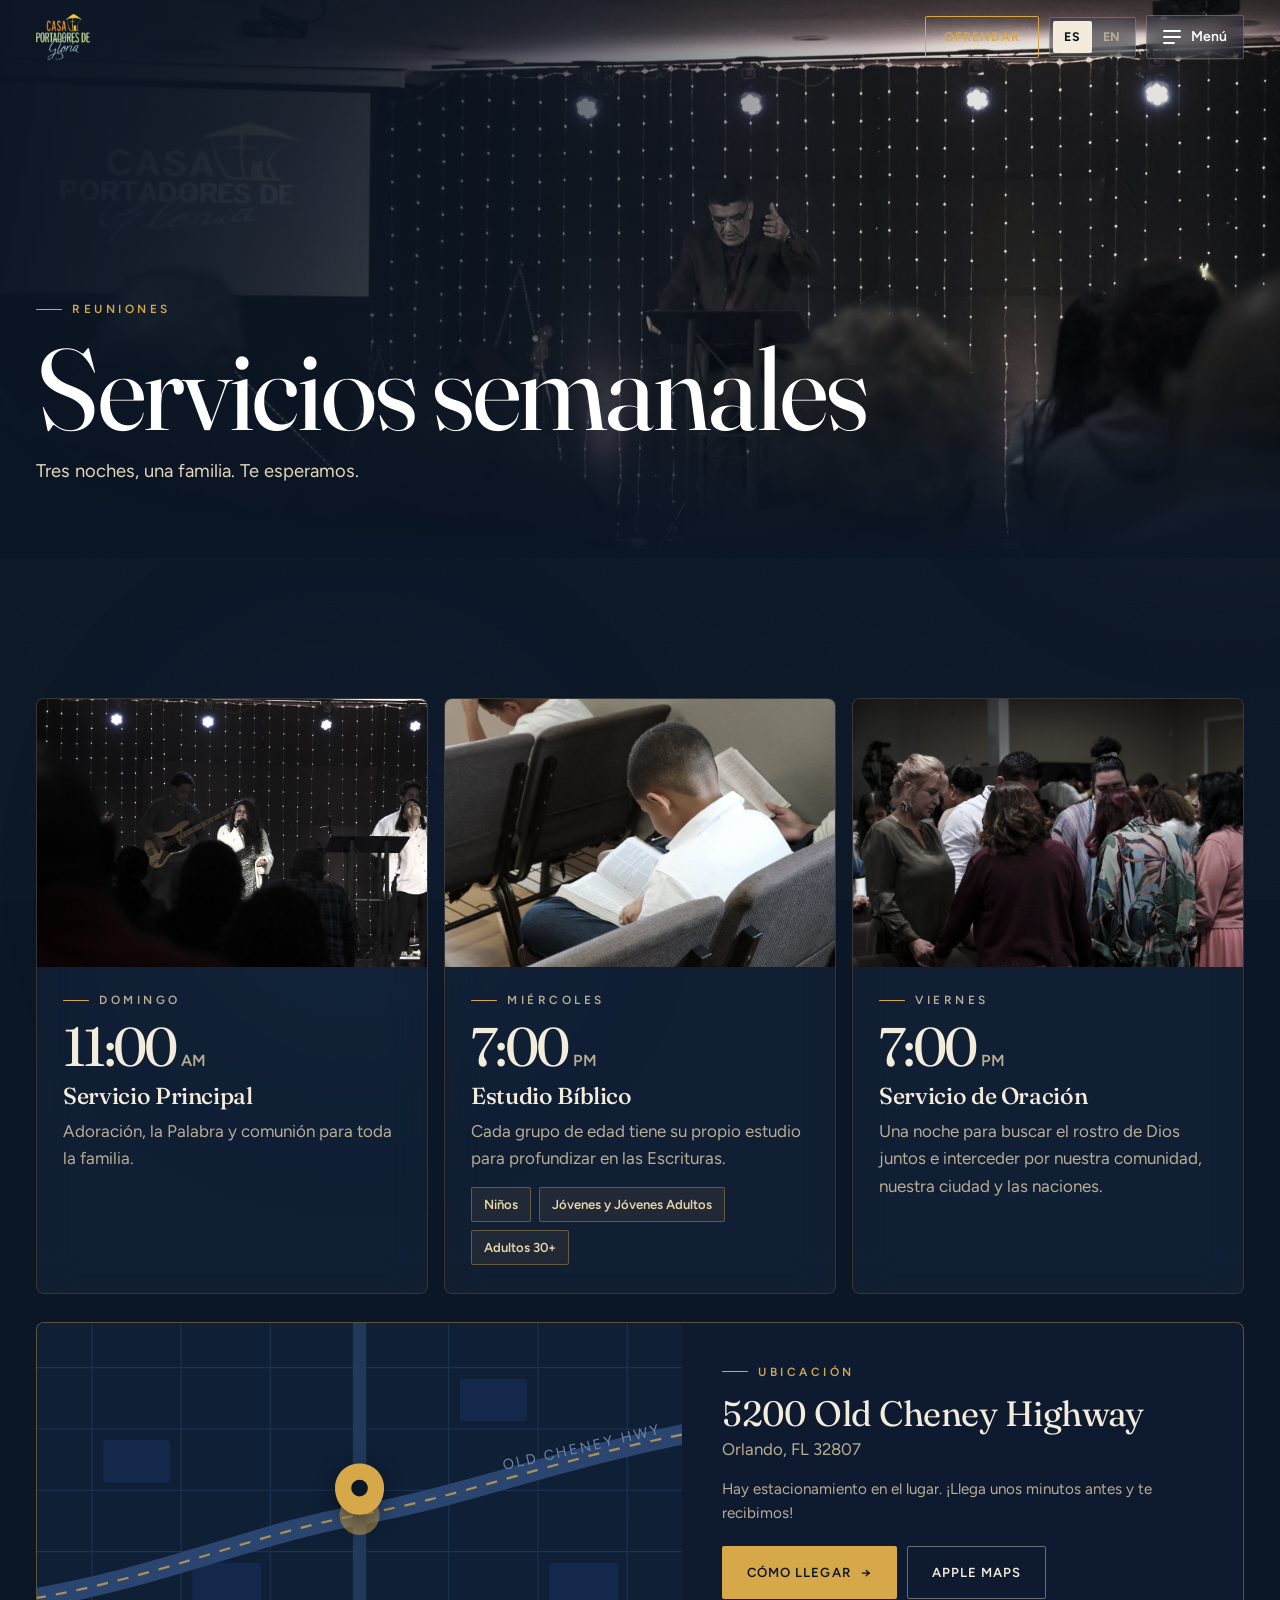
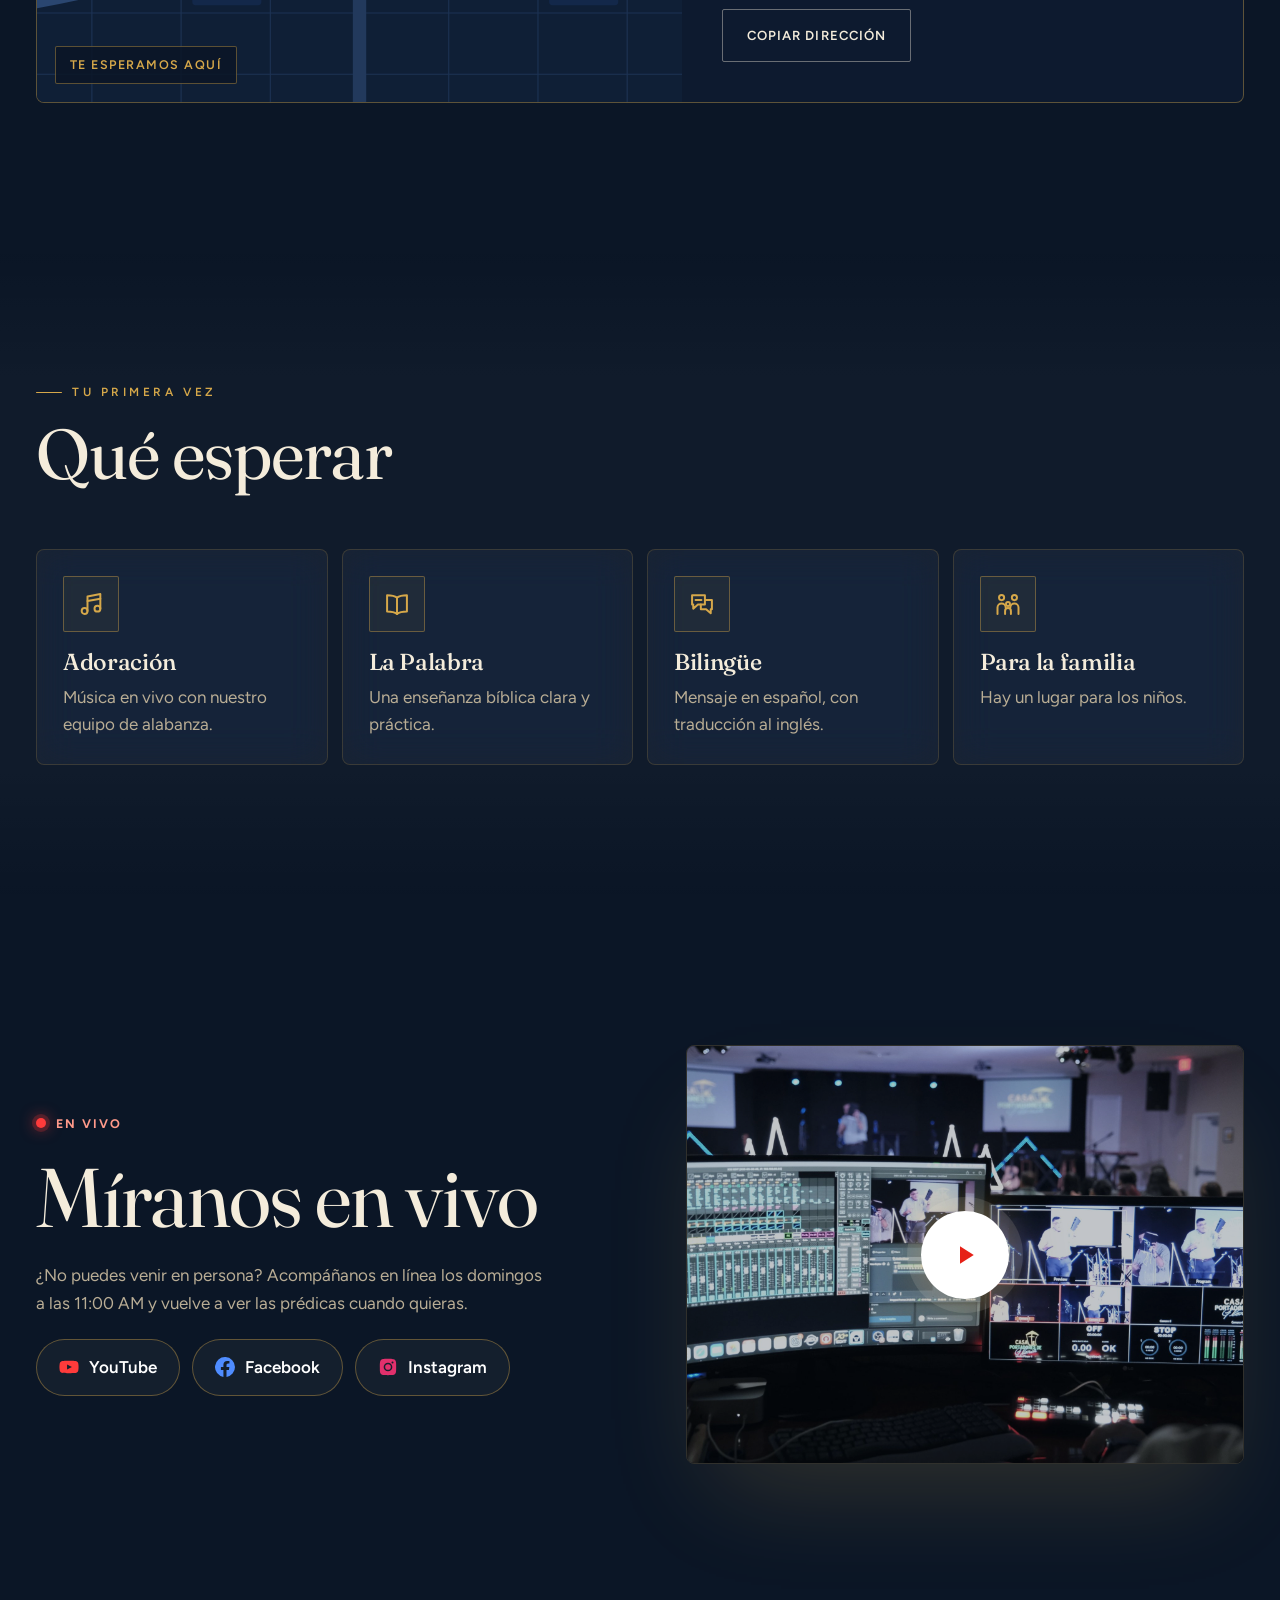
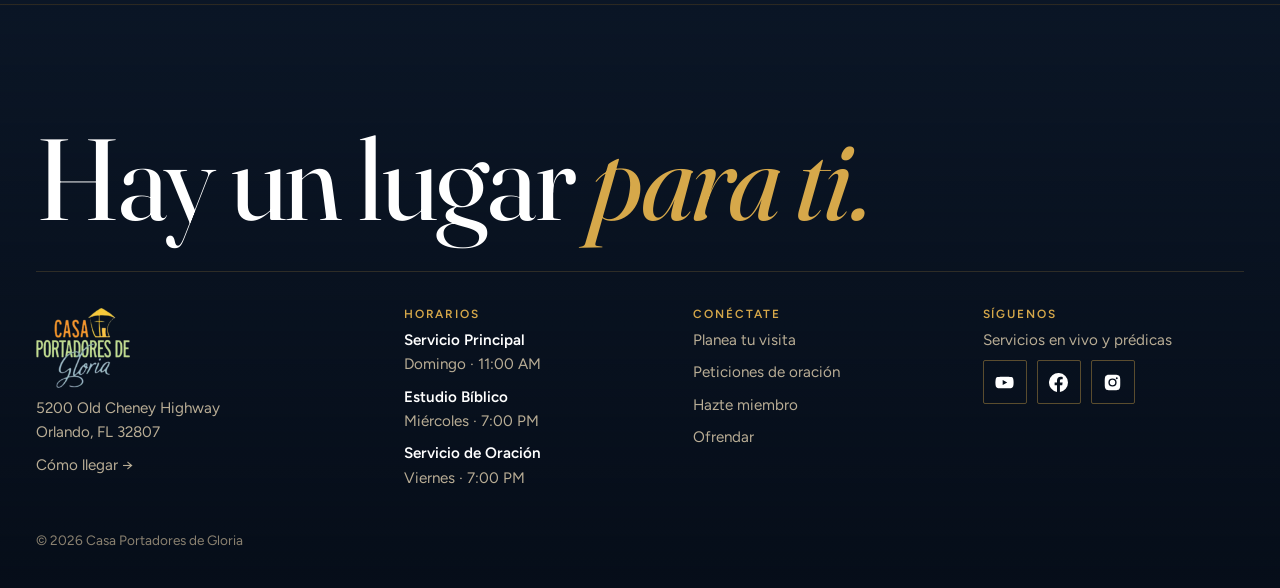
<file: servicios.html>
<!doctype html>
<html lang="es">
<head>
<meta charset="utf-8">
<meta name="viewport" content="width=device-width, initial-scale=1, viewport-fit=cover">
<title>Servicios · CPG</title>
<meta name="claude:viewport-fit-sides" content="cover">
<meta name="description" content="Casa Portadores de Gloria — iglesia cristiana bilingüe en Orlando, Florida.">
<meta property="og:type" content="website">
<meta property="og:site_name" content="Casa Portadores de Gloria">
<meta property="og:title" content="Servicios · CPG">
<meta property="og:description" content="Iglesia cristiana bilingüe en Orlando, FL. Domingos 11:00 AM · 5200 Old Cheney Hwy.">
<meta property="og:url" content="https://cpgorlando.vercel.app/servicios.html">
<meta property="og:image" content="https://cpgorlando.vercel.app/images/og-share.jpg">
<meta property="og:image:width" content="1200">
<meta property="og:image:height" content="630">
<meta property="og:image:alt" content="Casa Portadores de Gloria — Bienvenidos a casa">
<meta property="og:locale" content="es_US">
<meta name="twitter:card" content="summary_large_image">
<meta name="twitter:image" content="https://cpgorlando.vercel.app/images/og-share.jpg">
<meta name="theme-color" content="#0b1626">
<link rel="icon" type="image/png" href="images/favicon.png">
<link rel="apple-touch-icon" href="images/apple-touch-icon.png">
<link rel="icon" href="images/logo.png">
<link rel="preconnect" href="https://fonts.googleapis.com">
<link rel="preconnect" href="https://fonts.gstatic.com" crossorigin>
<link rel="stylesheet" href="https://fonts.googleapis.com/css2?family=Fraunces:ital,opsz,wght@0,9..144,300..600;1,9..144,300..600&family=Figtree:wght@400;500;600;700&display=swap">
<style>
/* Layout: dark, immersive. Full-bleed photo heroes that melt into a near-black stage,
   a slow-moving "stage light" aurora behind everything, glass cards with a cursor spotlight,
   and one living gradient (violet → blue → cyan) used for emphasis. Single dark look by design. */
:root {
  color-scheme: dark;
  --bg: #0b1626;
  --ink: #f5f5fa;
  --muted: #9b9db2;
  --faint: #6b6e85;
  --glass: rgba(255, 255, 255, 0.045);
  --glass-2: rgba(255, 255, 255, 0.08);
  --line: rgba(255, 255, 255, 0.09);
  --line-2: rgba(255, 255, 255, 0.18);
  --violet: #8b5cf6;
  --blue: #4f7bff;
  --cyan: #22d3ee;
  --grad: linear-gradient(100deg, #f0d79a 0%, #d6a84a 45%, #e8c77a 100%);
  --font-display: "Bricolage Grotesque", "Helvetica Neue", Arial, sans-serif;
  --font-body: "Instrument Sans", "Helvetica Neue", Arial, sans-serif;
  --radius: 24px;
  --gutter-l: max(16px, env(safe-area-inset-left, 0px));
  --gutter-r: max(16px, env(safe-area-inset-right, 0px));
}

* { box-sizing: border-box; }
html { scroll-behavior: smooth; background: var(--bg); }
body { margin: 0; background: var(--bg); color: var(--ink); font-family: var(--font-body); font-size: 17px; line-height: 1.6; -webkit-font-smoothing: antialiased; overflow-x: hidden; }
img { max-width: 100%; display: block; }
a { color: inherit; }
::selection { background: #d6a84a66; }
:focus-visible { outline: 2px solid var(--cyan); outline-offset: 3px; border-radius: 8px; }

/* stage-light aurora behind the whole site */
.aurora { position: fixed; inset: -20vmax; z-index: 0; pointer-events: none; filter: blur(60px); opacity: .5; }
main, footer { position: relative; z-index: 1; }
.aurora i { position: absolute; border-radius: 50%; mix-blend-mode: screen; }
.aurora i:nth-child(1) { width: 55vmax; height: 55vmax; left: 0; top: 0; background: radial-gradient(circle, #6d3df0 0%, transparent 62%); animation: drift1 26s ease-in-out infinite alternate; }
.aurora i:nth-child(2) { width: 50vmax; height: 50vmax; right: 0; top: 20vmax; background: radial-gradient(circle, #2c5bff 0%, transparent 62%); animation: drift2 32s ease-in-out infinite alternate; }
.aurora i:nth-child(3) { width: 45vmax; height: 45vmax; left: 25vmax; bottom: 0; background: radial-gradient(circle, #0fb5d4 0%, transparent 62%); animation: drift3 38s ease-in-out infinite alternate; opacity: .7; }
@keyframes drift1 { to { transform: translate(18vmax, 22vmax) scale(1.15); } }
@keyframes drift2 { to { transform: translate(-22vmax, 10vmax) scale(.9); } }
@keyframes drift3 { to { transform: translate(-14vmax, -20vmax) scale(1.2); } }
.grain { position: fixed; inset: 0; z-index: 0; pointer-events: none; opacity: .05;
  background-image: url("data:image/svg+xml,%3Csvg xmlns='http://www.w3.org/2000/svg' width='160' height='160'%3E%3Cfilter id='n'%3E%3CfeTurbulence type='fractalNoise' baseFrequency='.9' numOctaves='2' stitchTiles='stitch'/%3E%3C/filter%3E%3Crect width='100%25' height='100%25' filter='url(%23n)'/%3E%3C/svg%3E"); }

.en { display: none; }
:root[data-lang="en"] .en { display: revert; }
:root[data-lang="en"] .es { display: none; }

.wrap { max-width: 1240px; margin: 0 auto; padding-left: var(--gutter-l); padding-right: var(--gutter-r); }
h1, h2, h3 { font-family: var(--font-display); font-weight: 700; line-height: 1.02; letter-spacing: -0.03em; text-wrap: balance; margin: 0; }
h2 { font-size: clamp(2.3rem, 5.6vw, 4.4rem); }
h3 { font-size: 1.45rem; letter-spacing: -0.015em; line-height: 1.15; }
p { margin: 0; }
.grad, h1 em, h2 em, footer .big em { font-style: normal; background: var(--grad); -webkit-background-clip: text; background-clip: text; color: transparent; }
.eyebrow { display: inline-flex; align-items: center; gap: 10px; font-size: .78rem; font-weight: 600; letter-spacing: .16em; text-transform: uppercase; color: #d3c7ad; }
.eyebrow::before { content: ""; width: 22px; height: 2px; border-radius: 2px; background: var(--grad); }
.lead { font-size: 1.15rem; color: var(--muted); max-width: 58ch; }
section { padding-block: clamp(72px, 11vw, 140px); position: relative; }
.section-head { display: grid; gap: 16px; margin-bottom: clamp(36px, 5vw, 60px); }
.band { background: linear-gradient(180deg, transparent, rgba(255,255,255,.025) 20%, rgba(255,255,255,.025) 80%, transparent); }
.stack { display: grid; gap: 22px; align-content: start; }
.split { display: grid; grid-template-columns: 1fr 1fr; gap: clamp(32px, 6vw, 88px); align-items: center; }
.split > * { min-width: 0; }
.split img.photo { width: 100%; aspect-ratio: 4 / 3; object-fit: cover; border-radius: var(--radius); box-shadow: 0 40px 80px -30px #000c; }
@media (max-width: 860px) { .split { grid-template-columns: 1fr; } }

/* glass surface + cursor spotlight */
.glass, .quick a, .service, .event, .min-row, .expect > div, .way, .value, .form, .soon-block, .next-card, .visit, .pastors {
  background: var(--glass); border: 1px solid var(--line); backdrop-filter: blur(18px) saturate(140%); -webkit-backdrop-filter: blur(18px) saturate(140%);
}
.spot { position: relative; isolation: isolate; }
.spot::before { content: ""; position: absolute; inset: 0; border-radius: inherit; z-index: -1; opacity: 0; transition: opacity .3s ease;
  background: radial-gradient(420px circle at var(--mx, 50%) var(--my, 50%), rgba(214,168,74, .18), transparent 60%); }
.spot:hover::before { opacity: 1; }

/* buttons */
.btn { display: inline-flex; align-items: center; justify-content: center; gap: 10px; font: inherit; font-weight: 600; text-decoration: none; padding: 15px 26px; border-radius: 999px; border: 1px solid transparent; cursor: pointer; transition: transform .25s ease, box-shadow .25s ease, background .25s ease, color .25s ease, border-color .25s ease; }
.btn:hover { transform: translateY(-2px); }
.btn-primary, .btn-ink, .btn-gold { background: #fff; color: #0b1626; box-shadow: 0 0 0 0 #d6a84a00; }
.btn-primary:hover, .btn-ink:hover, .btn-gold:hover { box-shadow: 0 10px 40px -6px #d6a84aaa, 0 0 0 4px #d6a84a33; }
.btn-ghost, .btn-outline { background: var(--glass); border-color: var(--line-2); color: #fff; backdrop-filter: blur(10px); }
.btn-ghost:hover, .btn-outline:hover { background: var(--glass-2); border-color: #ffffff55; }
.actions, .cta-row { display: flex; flex-wrap: wrap; gap: 12px; }
.btn .arr { transition: transform .25s ease; }
.btn:hover .arr { transform: translateX(4px); }

/* header */
body::before { content: ""; position: fixed; inset: 0 0 auto; height: env(safe-area-inset-top, 0px); z-index: 10; background: var(--bg); }
.site-header { position: fixed; top: env(safe-area-inset-top, 0px); left: 0; right: 0; z-index: 9; color: #fff; transition: background .3s ease, border-color .3s ease; border-bottom: 1px solid transparent; }
.site-header.scrolled { background: rgba(11, 22, 38, .62); backdrop-filter: blur(20px) saturate(160%); -webkit-backdrop-filter: blur(20px) saturate(160%); border-bottom-color: var(--line); }
.site-header .wrap { display: flex; align-items: center; gap: 10px; padding-block: 14px; }
.brand { display: flex; align-items: center; margin-right: auto; text-decoration: none; }
.logo { height: 46px; width: auto; }
.logo-lg { height: 80px; }
.give-pill { font-size: .88rem; font-weight: 600; text-decoration: none; padding: 10px 18px; border-radius: 999px; background: #fff; color: #0b1626; white-space: nowrap; transition: box-shadow .25s ease; }
.give-pill:hover { box-shadow: 0 6px 30px -4px #d6a84aaa; }
.lang { display: inline-flex; border: 1px solid var(--line-2); border-radius: 999px; padding: 3px; background: rgba(11,22,38,.35); backdrop-filter: blur(10px); }
.lang button { font: inherit; font-size: .78rem; font-weight: 700; letter-spacing: .06em; border: 0; background: transparent; color: var(--muted); padding: 6px 11px; border-radius: 999px; cursor: pointer; }
.lang button[aria-pressed="true"] { background: #fff; color: #0b1626; }
.menu-btn { font: inherit; font-size: .88rem; font-weight: 600; display: inline-flex; align-items: center; gap: 10px; border: 1px solid var(--line-2); background: rgba(11,22,38,.35); backdrop-filter: blur(10px); color: #fff; padding: 10px 16px; border-radius: 999px; cursor: pointer; transition: background .2s ease; }
.menu-btn:hover { background: var(--glass-2); }
.menu-btn .bars { display: grid; gap: 4px; }
.menu-btn .bars i { display: block; width: 18px; height: 2px; background: currentColor; border-radius: 2px; }
.menu-btn .bars i:last-child { width: 12px; }
@media (max-width: 480px) { .give-pill { display: none; } .menu-btn .label { display: none; } }

/* full-screen menu */
.menu { position: fixed; inset: 0; z-index: 30; background: rgba(11, 22, 38, .92); backdrop-filter: blur(24px); color: #fff; overflow-y: auto;
  padding-top: calc(env(safe-area-inset-top, 0px) + 14px); padding-bottom: calc(env(safe-area-inset-bottom, 0px) + 32px); animation: fadeIn .3s ease; }
@keyframes fadeIn { from { opacity: 0; } }
.menu .wrap { display: grid; gap: clamp(28px, 5vw, 56px); }
.menu-top { display: flex; align-items: center; justify-content: space-between; gap: 16px; }
.menu-close { font: inherit; font-weight: 600; border: 1px solid var(--line-2); background: var(--glass); color: #fff; padding: 10px 18px; border-radius: 999px; cursor: pointer; }
.menu-groups { display: grid; grid-template-columns: repeat(4, 1fr); gap: 36px; }
.menu-group { display: grid; gap: 8px; align-content: start; min-width: 0; }
.menu-group h2 { font-family: var(--font-body); font-size: .76rem; font-weight: 600; letter-spacing: .16em; text-transform: uppercase; color: var(--faint); margin-bottom: 8px; }
.menu-group a { font-family: var(--font-display); font-weight: 600; font-size: clamp(1.55rem, 2.8vw, 2.2rem); letter-spacing: -0.025em; text-decoration: none; line-height: 1.15; display: inline-block; transition: transform .2s ease, opacity .2s ease; opacity: .8; animation: rise .5s ease backwards; }
.menu-group:nth-child(2) a { animation-delay: .05s; } .menu-group:nth-child(3) a { animation-delay: .1s; } .menu-group:nth-child(4) a { animation-delay: .15s; }
@keyframes rise { from { opacity: 0; transform: translateY(14px); } }
.menu-group a:hover { opacity: 1; transform: translateX(6px); }
.menu-group a[aria-current="page"] { opacity: 1; background: var(--grad); -webkit-background-clip: text; background-clip: text; color: transparent; }
@media (max-width: 860px) { .menu-groups { grid-template-columns: 1fr 1fr; } }
@media (max-width: 440px) { .menu-groups { grid-template-columns: 1fr; } }

/* full-bleed heroes */
.hero, .page-hero { padding: 0; }
.hero .hero-wrap, .page-hero .hero-wrap { max-width: none; padding: 0; }
.hero-frame { position: relative; overflow: hidden; color: #fff; isolation: isolate; }
.hero-frame > img, .hero-frame > picture > img { position: absolute; inset: 0; width: 100%; height: 110%; object-fit: cover; z-index: -2; will-change: transform; animation: heroIn 2.2s cubic-bezier(.2,.7,.2,1) both; }
@keyframes heroIn { from { transform: scale(1.12); filter: brightness(.4); } }
.hero-frame::after { content: ""; position: absolute; inset: 0; z-index: -1;
  background: linear-gradient(180deg, rgba(11,22,38,.55) 0%, rgba(11,22,38,.2) 30%, rgba(11,22,38,.55) 70%, var(--bg) 100%),
              linear-gradient(90deg, rgba(11,22,38,.7) 0%, transparent 60%); }
.hero-inner { max-width: 1240px; margin: 0 auto; display: grid; grid-template-columns: minmax(0, 1fr) auto; align-items: end; gap: 32px;
  min-height: min(92vh, 900px); padding: 130px max(16px, env(safe-area-inset-right, 0px)) clamp(48px, 7vw, 96px) max(16px, env(safe-area-inset-left, 0px)); }
.hero-inner > * { min-width: 0; }
.hero-copy { display: grid; gap: 24px; }
.hero h1 { font-size: clamp(3rem, 12vw, 9.5rem); font-weight: 800; letter-spacing: -0.05em; line-height: .9; }
.hero .hero-copy > p { font-size: clamp(1.05rem, 2vw, 1.3rem); color: #e3d7bd; max-width: 44ch; }
.hero-copy > * { animation: rise .9s cubic-bezier(.2,.7,.2,1) backwards; }
.hero-copy > *:nth-child(2) { animation-delay: .12s; } .hero-copy > *:nth-child(3) { animation-delay: .24s; } .hero-copy > *:nth-child(4) { animation-delay: .36s; }
@media (max-width: 860px) { .hero-inner { grid-template-columns: minmax(0, 1fr); min-height: 0; padding-top: 120px; } }

.next-card { width: min(100%, 340px); border-radius: 22px; padding: 22px; display: grid; gap: 12px; background: rgba(15, 15, 24, .55); border-color: var(--line-2); animation: rise 1s .5s cubic-bezier(.2,.7,.2,1) backwards; }
.next-card .lbl { font-size: .74rem; font-weight: 700; letter-spacing: .14em; text-transform: uppercase; color: #d6a84a; display: flex; align-items: center; gap: 8px; }
.next-card .lbl .dot { width: 8px; height: 8px; border-radius: 50%; background: var(--cyan); box-shadow: 0 0 12px var(--cyan); animation: blink 1.6s ease-in-out infinite; }
.next-card.is-live .lbl { color: #ff7a7a; }
.next-card.is-live .lbl .dot { background: #ff3b3b; box-shadow: 0 0 12px #ff3b3b; }
@keyframes blink { 50% { opacity: .3; } }
.next-card .name { font-family: var(--font-display); font-weight: 700; font-size: 1.55rem; letter-spacing: -0.02em; line-height: 1.1; }
.next-card .when { color: var(--muted); font-size: .95rem; }
.count { display: grid; grid-template-columns: repeat(3, 1fr); gap: 8px; }
.count div { background: rgba(255,255,255,.06); border: 1px solid var(--line); border-radius: 14px; padding: 10px 6px; text-align: center; }
.count b { display: block; font-family: var(--font-display); font-size: 1.8rem; font-weight: 700; font-variant-numeric: tabular-nums; line-height: 1.05; }
.count small { font-size: .7rem; color: var(--muted); text-transform: uppercase; letter-spacing: .1em; }
.next-card .btn { padding: 12px 18px; font-size: .92rem; }

/* marquee */
.marquee { padding-block: 34px; overflow: hidden; border-block: 1px solid var(--line); }
.marquee-track { display: flex; gap: 56px; width: max-content; animation: marquee 40s linear infinite; }
.marquee span { font-family: var(--font-display); font-weight: 800; font-size: clamp(2.2rem, 5vw, 4rem); letter-spacing: -0.04em; white-space: nowrap; display: inline-flex; align-items: center; gap: 56px; color: transparent; -webkit-text-stroke: 1px #ffffff40; }
.marquee span:nth-child(3n+1) { background: var(--grad); -webkit-background-clip: text; background-clip: text; -webkit-text-stroke: 0; }
.marquee span::after { content: "✦"; -webkit-text-stroke: 0; color: #d6a84a; font-size: .45em; }
@keyframes marquee { to { transform: translateX(-50%); } }

/* inner page heroes */
.page-hero .hero-frame { min-height: clamp(420px, 62vh, 640px); display: grid; align-items: end; }
.page-hero .hero-copy { max-width: 1240px; width: 100%; margin: 0 auto; padding: 130px max(16px, env(safe-area-inset-right, 0px)) clamp(36px, 6vw, 72px) max(16px, env(safe-area-inset-left, 0px)); display: grid; gap: 16px; }
.page-hero h1 { font-size: clamp(2.6rem, 10vw, 7.2rem); font-weight: 800; letter-spacing: -0.05em; line-height: .92; max-width: 13ch; }
.page-hero p.sub { color: #e3d7bd; font-size: 1.15rem; max-width: 48ch; }

/* welcome / pastors chip */
.pastors { display: flex; align-items: center; gap: 16px; padding: 10px 22px 10px 10px; border-radius: 999px; width: fit-content; max-width: 100%; }
.pastors img { width: 58px; height: 58px; border-radius: 50%; object-fit: cover; flex: none; }
.pastors .names { display: block; font-family: var(--font-display); font-weight: 700; font-size: 1.12rem; }
.pastors .role { display: block; color: var(--muted); font-size: .92rem; }
.pastors a { color: #d6a84a; font-weight: 600; text-decoration: none; }

/* photo strip */
.strip { display: grid; grid-template-columns: 1.4fr 1fr 1fr 1.2fr; gap: 14px; height: clamp(240px, 30vw, 400px); }
.strip img { width: 100%; height: 100%; object-fit: cover; border-radius: 20px; min-width: 0; transition: transform .6s cubic-bezier(.2,.7,.2,1), filter .6s ease; filter: saturate(.9); }
.strip img:hover { transform: translateY(-6px) scale(1.02); filter: saturate(1.1); }
@media (max-width: 700px) { .strip { grid-template-columns: 1fr 1fr; height: auto; grid-auto-rows: 170px; } }

/* quick links */
.quick { display: grid; grid-template-columns: repeat(4, 1fr); gap: 14px; }
.quick a { position: relative; overflow: hidden; isolation: isolate; display: grid; gap: 8px; align-content: end; min-height: 320px; padding: 26px; border-radius: var(--radius); text-decoration: none; transition: transform .3s ease, border-color .3s ease; }
.quick a img { position: absolute; inset: 0; width: 100%; height: 100%; object-fit: cover; z-index: -2; transition: transform .8s cubic-bezier(.2,.7,.2,1), filter .5s ease; filter: brightness(.85); }
.quick a:hover img { transform: scale(1.08); filter: brightness(1); }
.quick a::after { content: ""; position: absolute; inset: 0; z-index: -1; background: linear-gradient(180deg, rgba(11,22,38,.1) 20%, rgba(11,22,38,.88) 100%); }
.quick a span.go { position: absolute; top: 22px; right: 22px; background: rgba(11,22,38,.35); backdrop-filter: blur(8px); }
.quick span.d { color: #e3d7bd; }
.quick a:hover { transform: translateY(-6px); border-color: var(--line-2); }
.quick b { font-family: var(--font-display); font-weight: 700; font-size: 1.7rem; letter-spacing: -0.025em; line-height: 1.05; }
.quick span.d { color: var(--muted); font-size: .98rem; }
.quick span.go { width: 46px; height: 46px; border-radius: 50%; display: grid; place-items: center; border: 1px solid var(--line-2); font-size: 1.1rem; transition: transform .3s ease, background .3s ease, color .3s ease; }
.quick a:hover span.go { background: #fff; color: #0b1626; transform: rotate(-45deg); }
@media (max-width: 960px) { .quick { grid-template-columns: 1fr 1fr; } }
@media (max-width: 480px) { .quick { grid-template-columns: 1fr; } .quick a { min-height: 240px; } }

/* services */
.services { display: grid; grid-template-columns: repeat(3, 1fr); gap: 16px; }
.service { border-radius: var(--radius); overflow: hidden; display: grid; gap: 10px; align-content: start; padding: 0 26px 28px; min-width: 0; transition: transform .3s ease, border-color .3s ease; }
.service:hover { transform: translateY(-6px); border-color: var(--line-2); }
.service-img { width: calc(100% + 52px); max-width: none; margin: 0 -26px 14px; aspect-ratio: 16 / 11; object-fit: cover; }
.service .when { font-family: var(--font-display); font-size: 3.4rem; font-weight: 800; letter-spacing: -0.05em; line-height: 1; font-variant-numeric: tabular-nums; }
.service .when span { font-size: 1rem; color: var(--muted); font-family: var(--font-body); font-weight: 600; letter-spacing: 0; margin-left: 6px; }
.service p { color: var(--muted); }
@media (max-width: 820px) { .services { grid-template-columns: 1fr; } }
.visit { margin-top: 28px; display: flex; flex-wrap: wrap; align-items: center; gap: 16px 28px; padding: 22px 26px; border-radius: var(--radius); }
.visit address { font-style: normal; font-weight: 600; margin-right: auto; }
.visit address span { display: block; font-weight: 400; color: var(--muted); }

/* live band */
.live { overflow: hidden; }
.live .wrap { display: grid; grid-template-columns: 1.05fr 1fr; gap: clamp(28px, 5vw, 72px); align-items: center; }
.live .wrap > * { min-width: 0; }
.live h2 { font-size: clamp(2.6rem, 7vw, 5.2rem); }
.live p { color: var(--muted); max-width: 46ch; }
.live-badge { display: inline-flex; align-items: center; gap: 10px; font-size: .78rem; font-weight: 700; letter-spacing: .16em; text-transform: uppercase; color: #ff8a8a; }
.live-badge::before { content: ""; width: 10px; height: 10px; border-radius: 50%; background: #ff3b3b; box-shadow: 0 0 0 4px #ff3b3b33, 0 0 16px #ff3b3b; animation: pulse 1.8s ease-in-out infinite; }
@keyframes pulse { 50% { box-shadow: 0 0 0 10px #ff3b3b00, 0 0 16px #ff3b3b; } }
.live .shot { position: relative; border-radius: var(--radius); overflow: hidden; aspect-ratio: 4 / 3; border: 1px solid var(--line); box-shadow: 0 50px 100px -30px #d6a84a33; }
.live .shot img { width: 100%; height: 100%; object-fit: cover; transition: transform .8s ease; }
.live .shot:hover img { transform: scale(1.06); }
.live .shot .play { position: absolute; inset: 0; display: grid; place-items: center; text-decoration: none; background: rgba(11,22,38,.25); }
.live .shot .play span { width: 88px; height: 88px; border-radius: 50%; background: #fff; display: grid; place-items: center; transition: transform .25s ease; box-shadow: 0 0 0 14px #ffffff1f, 0 0 60px #d6a84aaa; }
.live .shot .play:hover span { transform: scale(1.1); }
@media (max-width: 820px) { .live .wrap { grid-template-columns: 1fr; } }
.social-btns { display: flex; flex-wrap: wrap; gap: 12px; }
.sbtn { display: inline-flex; align-items: center; gap: 10px; font-weight: 600; text-decoration: none; padding: 14px 22px; border-radius: 999px; color: #fff; background: var(--glass); border: 1px solid var(--line-2); transition: transform .25s ease, background .25s ease, border-color .25s ease; }
.sbtn:hover { transform: translateY(-2px); }
.sbtn svg { width: 20px; height: 20px; flex: none; }
.sbtn.yt svg { color: #ff3b3b; } .sbtn.fb svg { color: #4f8cff; }
.sbtn.yt:hover { background: #ff3b3b; border-color: #ff3b3b; } .sbtn.yt:hover svg { color: #fff; }
.sbtn.fb:hover { background: #1877f2; border-color: #1877f2; } .sbtn.fb:hover svg { color: #fff; }
.social-icons { display: flex; gap: 10px; }
.social-icons a { width: 44px; height: 44px; border-radius: 50%; display: grid; place-items: center; border: 1px solid var(--line-2); color: #fff; transition: background .2s ease, transform .2s ease; }
.social-icons a:hover { background: #fff; color: #0b1626; transform: translateY(-2px); }
.social-icons svg { width: 19px; height: 19px; }

/* events */
.events { display: grid; gap: 12px; }
.event { display: grid; grid-template-columns: 100px 1fr auto; gap: 26px; align-items: center; padding: 20px 26px; border-radius: var(--radius); transition: transform .3s ease, border-color .3s ease; }
.event:hover { transform: translateX(8px); border-color: var(--line-2); }
.event > * { min-width: 0; }
.date { text-align: center; border-radius: 18px; padding: 12px 6px; background: linear-gradient(160deg, #8b5cf633, #22d3ee22); border: 1px solid var(--line-2); }
.date .m { display: block; font-size: .76rem; font-weight: 700; letter-spacing: .14em; text-transform: uppercase; color: #d6a84a; }
.date .d { display: block; font-family: var(--font-display); font-weight: 800; font-size: 2.4rem; letter-spacing: -0.04em; line-height: 1.05; font-variant-numeric: tabular-nums; }
.event h3 { margin-bottom: 4px; }
.event p { color: var(--muted); }
.event::after { content: "→"; font-size: 1.4rem; color: #d6a84a; transition: transform .3s ease; }
.event:hover::after { transform: translateX(4px); }
.tag { display: inline-block; font-size: .7rem; font-weight: 700; letter-spacing: .1em; text-transform: uppercase; padding: 4px 10px; border-radius: 999px; border: 1px solid var(--line-2); color: #d3c7ad; margin-bottom: 8px; }
@media (max-width: 560px) { .event { grid-template-columns: 74px 1fr; gap: 16px; padding: 16px; } .event::after { display: none; } .date .d { font-size: 1.8rem; } }

/* ministries */
.min-list { display: grid; gap: 18px; }
.min-row { display: grid; grid-template-columns: 1fr 1fr; border-radius: var(--radius); overflow: hidden; min-height: 340px; transition: border-color .3s ease; }
.min-row:hover { border-color: var(--line-2); }
.min-row:nth-child(even) img { order: 2; }
.min-row > * { min-width: 0; }
.min-row img { width: 100%; height: 100%; object-fit: cover; transition: transform .8s cubic-bezier(.2,.7,.2,1); }
.min-row:hover img { transform: scale(1.05); }
.min-row .body { padding: clamp(26px, 4vw, 52px); display: grid; gap: 14px; align-content: center; }
.min-row .who { font-size: .78rem; font-weight: 600; letter-spacing: .16em; text-transform: uppercase; color: #d6a84a; }
.min-row h3 { font-size: clamp(2rem, 4vw, 3rem); letter-spacing: -0.035em; }
.min-row p { color: var(--muted); }
.min-row a.more { font-weight: 600; text-decoration: none; background: var(--grad); -webkit-background-clip: text; background-clip: text; color: transparent; width: fit-content; }
@media (max-width: 760px) { .min-row { grid-template-columns: 1fr; } .min-row:nth-child(even) img { order: 0; } .min-row img { aspect-ratio: 16 / 10; } }

/* pastors page */
.pastor-card { display: grid; grid-template-columns: minmax(0, 460px) 1fr; gap: clamp(28px, 6vw, 80px); align-items: center; }
.pastor-card > * { min-width: 0; }
.pastor-card img { width: 100%; aspect-ratio: 4 / 5; object-fit: cover; border-radius: var(--radius); box-shadow: 0 50px 100px -30px #d6a84a33; }
@media (max-width: 820px) { .pastor-card { grid-template-columns: 1fr; } }

/* highlights */
.hl-grid { display: grid; grid-template-columns: repeat(3, 1fr); gap: 16px; }
.hl { position: relative; border-radius: var(--radius); overflow: hidden; min-height: 420px; display: grid; align-content: end; color: #fff; isolation: isolate; border: 1px solid var(--line); min-width: 0; }
.hl img { position: absolute; inset: 0; width: 100%; height: 100%; object-fit: cover; z-index: -2; transition: transform .8s cubic-bezier(.2,.7,.2,1); }
.hl:hover img { transform: scale(1.07); }
.hl::after { content: ""; position: absolute; inset: 0; z-index: -1; background: linear-gradient(180deg, transparent 30%, rgba(11,22,38,.92) 100%); }
.hl .ph { position: absolute; inset: 0; z-index: -2; display: grid; place-items: start; padding: 24px; background: linear-gradient(150deg, #3b1d8f, #0b2a5e 60%, #0b1626); color: #ffffff99; font-size: .76rem; font-weight: 700; letter-spacing: .12em; text-transform: uppercase; }
.hl .body { padding: 26px; display: grid; gap: 6px; }
.hl h3 { font-size: 1.8rem; }
.hl p { color: #d3c7ad; }
@media (max-width: 900px) { .hl-grid { grid-template-columns: 1fr 1fr; } }
@media (max-width: 560px) { .hl-grid { grid-template-columns: 1fr; } .hl { min-height: 340px; } }

/* gallery + lightbox */
.gallery { display: grid; grid-template-columns: repeat(4, 1fr); grid-auto-rows: 240px; gap: 12px; }
.gallery img { width: 100%; height: 100%; object-fit: cover; border-radius: 18px; cursor: zoom-in; transition: transform .5s ease, filter .5s ease; filter: saturate(.9) brightness(.92); }
.gallery img:hover { transform: scale(1.02); filter: saturate(1.1) brightness(1); }
.g1 { grid-column: span 2; grid-row: span 2; }
@media (max-width: 760px) { .gallery { grid-template-columns: 1fr 1fr; grid-auto-rows: 170px; } }
.lightbox { position: fixed; inset: 0; z-index: 40; background: rgba(11,22,38,.94); backdrop-filter: blur(16px); display: grid; place-items: center; padding: max(16px, env(safe-area-inset-top, 0px)) 16px max(16px, env(safe-area-inset-bottom, 0px)); animation: fadeIn .25s ease; }
.lightbox img { max-height: 84vh; max-width: min(1100px, 100%); border-radius: 16px; object-fit: contain; }
.lb-btn { position: absolute; font: inherit; font-size: 1.3rem; width: 50px; height: 50px; border-radius: 50%; border: 1px solid var(--line-2); background: var(--glass); color: #fff; cursor: pointer; }
.lb-btn:hover { background: #fff; color: #0b1626; }
.lb-close { top: calc(env(safe-area-inset-top, 0px) + 16px); right: max(16px, env(safe-area-inset-right, 0px)); }
.lb-prev { left: max(16px, env(safe-area-inset-left, 0px)); top: 50%; }
.lb-next { right: max(16px, env(safe-area-inset-right, 0px)); top: 50%; }

/* give */
.give-grid { display: grid; grid-template-columns: 1.1fr 1fr; gap: clamp(28px, 6vw, 88px); align-items: start; }
.give-grid > * { min-width: 0; }
.verse { font-family: var(--font-display); font-weight: 600; font-size: clamp(2rem, 4.4vw, 3.2rem); letter-spacing: -0.035em; line-height: 1.08; }
.verse cite { display: block; margin-top: 16px; font-family: var(--font-body); font-weight: 600; font-style: normal; font-size: 1rem; letter-spacing: 0; color: #d6a84a; }
.ways { display: grid; gap: 14px; }
.way { border-radius: var(--radius); padding: 26px; display: grid; gap: 6px; }
.way p { color: var(--muted); }
.soon { font-size: .72rem; font-weight: 700; letter-spacing: .14em; text-transform: uppercase; color: #d6a84a; }
@media (max-width: 820px) { .give-grid { grid-template-columns: 1fr; } }

.soon-block { border-radius: var(--radius); padding: clamp(30px, 5vw, 60px); display: grid; gap: 16px; justify-items: start; }
.expect { display: grid; grid-template-columns: repeat(auto-fit, minmax(220px, 1fr)); gap: 14px; }
.expect > div { padding: 26px; border-radius: var(--radius); display: grid; gap: 8px; }
.expect p { color: var(--muted); }

/* values */
.values { display: grid; grid-template-columns: repeat(2, 1fr); gap: 14px; }
.value { border-radius: var(--radius); padding: clamp(24px, 3.5vw, 36px); display: grid; gap: 12px; align-content: start; min-width: 0; transition: transform .3s ease, border-color .3s ease; }
.value:hover { transform: translateY(-4px); border-color: var(--line-2); }
.value:first-child { grid-column: 1 / -1; background: linear-gradient(130deg, #6d3df0cc, #2c5bffcc 55%, #0fb5d4cc); border-color: transparent; }
.value:first-child h3 { font-size: clamp(2.2rem, 6vw, 4rem); letter-spacing: -0.045em; }
.value:first-child p { color: #ffffffe6; font-size: 1.2rem; }
.value:first-child .ref { background: #ffffff26; color: #fff; border-color: transparent; }
.value h3 { font-size: 1.6rem; }
.value p { color: var(--muted); font-size: 1.05rem; }
.refs { display: flex; flex-wrap: wrap; gap: 8px; margin-top: 4px; }
.ref { font-size: .8rem; font-weight: 600; padding: 6px 12px; border-radius: 999px; border: 1px solid var(--line-2); color: #e8d6a8; }
@media (max-width: 760px) { .values { grid-template-columns: 1fr; } }

/* forms */
.form { display: grid; gap: 16px; border-radius: var(--radius); padding: clamp(22px, 4vw, 38px); }
.form .row { display: grid; grid-template-columns: 1fr 1fr; gap: 16px; }
@media (max-width: 560px) { .form .row { grid-template-columns: 1fr; } }
.field { display: grid; gap: 6px; min-width: 0; }
.field label { font-weight: 600; font-size: .9rem; color: #e3d7bd; }
.field input, .field textarea, .field select { font: inherit; color: #fff; background: rgba(255,255,255,.05); border: 1px solid var(--line); border-radius: 14px; padding: 13px 15px; width: 100%; transition: border-color .2s ease, background .2s ease, box-shadow .2s ease; }
.field select option { background: #12121a; }
.field textarea { min-height: 130px; resize: vertical; }
.field input:focus, .field textarea:focus, .field select:focus { outline: none; border-color: #d6a84a; background: rgba(255,255,255,.08); box-shadow: 0 0 0 4px #d6a84a2e; }
.check { display: flex; gap: 10px; align-items: flex-start; font-size: .95rem; color: var(--muted); }
.check input { margin-top: 5px; accent-color: #d6a84a; }
.form button[type="submit"] { justify-self: start; font: inherit; font-weight: 600; border: 0; cursor: pointer; padding: 15px 28px; border-radius: 999px; background: #fff; color: #0b1626; transition: box-shadow .25s ease, transform .25s ease; }
.form button[type="submit"]:hover { transform: translateY(-2px); box-shadow: 0 10px 40px -6px #d6a84aaa; }
.form-note { font-size: .92rem; padding: 12px 14px; border-radius: 12px; background: #d6a84a22; border: 1px solid #d6a84a44; color: #f4ecdb; }

/* footer */
footer { padding-block: clamp(72px, 10vw, 120px) 36px; font-size: .95rem; color: var(--muted); border-top: 1px solid var(--line); background: linear-gradient(180deg, transparent, rgba(11,22,38,.8)); }
footer .wrap { display: grid; gap: 40px; }
footer .big { font-family: var(--font-display); font-weight: 800; font-size: clamp(2.8rem, 9vw, 7.5rem); letter-spacing: -0.05em; line-height: .92; color: #fff; }
footer .cols { display: grid; grid-template-columns: 1.3fr 1fr 1fr 1fr; gap: 28px; padding-top: 36px; border-top: 1px solid var(--line); }
footer .cols > * { min-width: 0; display: grid; gap: 8px; align-content: start; }
footer h2 { font-family: var(--font-body); font-size: .74rem; font-weight: 600; letter-spacing: .16em; text-transform: uppercase; color: #fff; }
footer a { color: var(--muted); text-decoration: none; transition: color .15s ease; }
footer a:hover { color: #fff; }
footer .legal { font-size: .85rem; color: var(--faint); }
@media (max-width: 900px) { footer .cols { grid-template-columns: 1fr 1fr; } }
@media (max-width: 520px) { footer .cols { grid-template-columns: 1fr; } }

/* scroll reveal: content is visible without JS; JS only adds the rise */
.js .rv { opacity: .001; transform: translateY(34px); transition: opacity .9s ease, transform .9s cubic-bezier(.2,.7,.2,1); }
.js .rv.in { opacity: 1; transform: none; }

@media (prefers-reduced-motion: reduce) {
  html { scroll-behavior: auto; }
  *, *::before, *::after { animation: none !important; transition: none !important; }
  .js .rv { opacity: 1; transform: none; }
}

.family { margin: 0; border-radius: var(--radius); overflow: hidden; border: 1px solid var(--line); box-shadow: 0 50px 100px -30px #d6a84a26; }
.family img { width: 100%; aspect-ratio: 16 / 9; object-fit: cover; }
@media (max-width: 640px) { .family img { aspect-ratio: 4 / 3; } }

[hidden] { display: none !important; }

/* pastors page: compact layout */
.page-hero.compact .hero-frame { min-height: clamp(280px, 34vw, 380px); }
.page-hero.compact h1 { font-size: clamp(2.4rem, 7vw, 4.6rem); }
.pastors-page { padding-block: clamp(48px, 7vw, 88px); }
.pastor-grid { display: grid; grid-template-columns: 1fr; max-width: 820px; gap: clamp(24px, 4vw, 48px); align-items: center; }
.pastor-grid > * { min-width: 0; }
.pastor-intro { display: grid; grid-template-columns: 200px 1fr; gap: 28px; align-items: center; }
.pastor-intro > * { min-width: 0; }
.pastor-photo { width: 200px; height: 240px; object-fit: cover; border-radius: 20px; border: 1px solid var(--line); }
.pastor-intro h2 { font-size: clamp(2rem, 3.6vw, 2.8rem); }
.soon-line { color: var(--muted); font-size: .95rem; display: flex; gap: 10px; align-items: center; flex-wrap: wrap; }
.family-card { margin: 0; position: relative; border-radius: var(--radius); overflow: hidden; border: 1px solid var(--line); }
.family-card img { width: 100%; aspect-ratio: 3 / 2; object-fit: cover; }
.family-card figcaption { position: absolute; left: 0; right: 0; bottom: 0; padding: 40px 20px 16px; display: grid; gap: 2px; background: linear-gradient(180deg, transparent, rgba(11,22,38,.85)); }
.family-card figcaption b { font-family: var(--font-display); font-size: 1.4rem; letter-spacing: -0.02em; }
@media (max-width: 960px) { .pastor-grid { grid-template-columns: 1fr; } }
@media (max-width: 520px) { .pastor-intro { grid-template-columns: 1fr; } .pastor-photo { width: 160px; height: 192px; } }

.pastor-photo { width: 220px; height: 264px; }
.pastor-intro { grid-template-columns: 220px 1fr; }
.calling { padding-block: clamp(40px, 6vw, 80px); }
.calling-grid { display: grid; grid-template-columns: 1fr 1fr; gap: clamp(24px, 5vw, 64px); align-items: center; }
.calling-grid > * { min-width: 0; }
.calling-photo { width: 100%; aspect-ratio: 3 / 2; object-fit: cover; border-radius: var(--radius); border: 1px solid var(--line); }
.family-section { padding-block: clamp(40px, 6vw, 80px); }
.family-section .family-card { max-width: 760px; margin: 0 auto; }
.family-card img { aspect-ratio: 16 / 9; }
@media (max-width: 820px) { .calling-grid { grid-template-columns: 1fr; } }

.ages { list-style: none; margin: 4px 0 0; padding: 0; display: flex; flex-wrap: wrap; gap: 8px; }
.ages li { font-size: .82rem; font-weight: 600; padding: 6px 12px; border-radius: 999px; border: 1px solid var(--line-2); color: #f4ecdb; background: rgba(214,168,74,.12); }

/* highlights: 5 cards -> 3 on top, 2 wide below */
.hl-grid { grid-template-columns: repeat(6, 1fr); }
.hl-grid > .hl { grid-column: span 2; }
.hl-grid > .hl:nth-child(n+4) { grid-column: span 2; }
@media (max-width: 900px) { .hl-grid { grid-template-columns: 1fr 1fr; } .hl-grid > .hl, .hl-grid > .hl:nth-child(n+4) { grid-column: span 1; } .hl-grid > .hl:last-child { grid-column: auto; } }
@media (max-width: 560px) { .hl-grid { grid-template-columns: 1fr; } }

/* home: scroll-lit verse (replaces the marquee) */
.verse-band { padding-block: clamp(80px, 13vw, 170px); border-block: 1px solid var(--line); position: relative; overflow: hidden; }
.verse-band::before { content: ""; position: absolute; left: 50%; top: 50%; width: 900px; height: 500px; transform: translate(-50%, -50%); background: radial-gradient(closest-side, rgba(214,168,74,.16), transparent); pointer-events: none; }
.verse-band .wrap { display: grid; gap: 28px; position: relative; }
.scroll-verse { margin: 0; font-family: var(--font-display); font-weight: 700; font-size: clamp(1.8rem, 4.2vw, 3.5rem); line-height: 1.1; letter-spacing: -0.03em; text-wrap: balance; max-width: 26ch; }
.scroll-verse span > span { color: rgba(245,245,250,.28); transition: color .4s ease; }
.scroll-verse span > span.lit { color: #f5f5fa; }
.scroll-verse span > span.g.lit { background: var(--grad); -webkit-background-clip: text; background-clip: text; color: transparent; }
.verse-ref { color: var(--muted); font-size: 1.05rem; }

.calling .lead { font-size: 1.05rem; }
.calling .stack { gap: 16px; }
.facts { margin: 8px 0 0; display: grid; grid-template-columns: repeat(3, 1fr); gap: 10px; }
.facts > div { padding: 14px 16px; border-radius: 16px; border: 1px solid var(--line); background: var(--glass); min-width: 0; }
.facts dt { font-family: var(--font-display); font-weight: 800; font-size: 1.5rem; letter-spacing: -0.03em; background: var(--grad); -webkit-background-clip: text; background-clip: text; color: transparent; }
.facts dd { margin: 2px 0 0; font-size: .85rem; color: var(--muted); line-height: 1.35; }
@media (max-width: 520px) { .facts { grid-template-columns: 1fr; } }
.calling-grid { align-items: start; }


.family-section { padding-block: clamp(48px, 7vw, 96px); border-top: 1px solid var(--line); }
.family-grid { display: grid; grid-template-columns: 1fr 1.25fr; gap: clamp(24px, 5vw, 64px); align-items: center; }
.family-grid > * { min-width: 0; }
.family-photo { width: 100%; aspect-ratio: 16 / 10; object-fit: cover; object-position: center 30%; border-radius: var(--radius); border: 1px solid var(--line); box-shadow: 0 40px 80px -30px #d6a84a33; }
@media (max-width: 820px) { .family-grid { grid-template-columns: 1fr; } .family-photo { order: -1; } }

/* beliefs: purpose + statement of faith */
.purpose { display: grid; gap: 18px; max-width: 900px; }
.purpose-text { font-family: var(--font-display); font-weight: 600; font-size: clamp(1.5rem, 3.2vw, 2.4rem); line-height: 1.2; letter-spacing: -0.025em; }
.faith-wrap { display: grid; gap: 0; }
.faith-list { display: grid; gap: 10px; }
.faith { border-radius: 18px; border: 1px solid var(--line); background: var(--glass); overflow: hidden; }
.faith[open] { border-color: var(--line-2); }
.faith summary { list-style: none; cursor: pointer; display: grid; grid-template-columns: 52px 1fr auto; align-items: center; gap: 14px; padding: 18px 22px; }
.faith summary::-webkit-details-marker { display: none; }
.faith .num { font-family: var(--font-display); font-weight: 800; font-size: 1rem; color: #d6a84a; }
.faith .ttl { font-family: var(--font-display); font-weight: 700; font-size: 1.3rem; letter-spacing: -0.02em; }
.faith .chev { width: 32px; height: 32px; border-radius: 50%; border: 1px solid var(--line-2); display: grid; place-items: center; transition: transform .25s ease; }
.faith[open] .chev { transform: rotate(45deg); }
.faith-body { padding: 0 22px 24px 88px; display: grid; gap: 14px; color: #d3c7ad; max-width: 900px; }
.faith-body h4 { margin: 8px 0 0; font-family: var(--font-display); font-size: 1.1rem; color: #fff; }
.faith-body p, .faith-body li { line-height: 1.7; }
.faith-body ul { margin: 0; padding-left: 20px; display: grid; gap: 10px; }
.affiliation { margin-top: 36px; padding: 24px 26px; border-radius: var(--radius); border: 1px solid var(--line); display: grid; gap: 10px; color: var(--muted); max-width: 900px; }
@media (max-width: 600px) { .faith summary { grid-template-columns: 36px 1fr auto; padding: 16px; } .faith-body { padding: 0 16px 20px; } }
.purpose-text em { font-style: normal; background: var(--grad); -webkit-background-clip: text; background-clip: text; color: transparent; }

.serve-note { margin-top: 28px; display: flex; flex-wrap: wrap; align-items: center; justify-content: space-between; gap: 20px 32px; padding: clamp(22px, 4vw, 34px); border-radius: var(--radius); border: 1px solid var(--line-2); background: linear-gradient(130deg, rgba(109,61,240,.22), rgba(44,91,255,.16) 55%, rgba(15,181,212,.14)); }
.serve-note > .stack { flex: 1 1 420px; min-width: 0; }
.serve-title { font-family: var(--font-display); font-weight: 700; font-size: clamp(1.4rem, 2.6vw, 1.9rem); letter-spacing: -0.02em; line-height: 1.15; }
.serve-note p:not(.eyebrow):not(.serve-title) { color: #d3c7ad; max-width: 60ch; }

/* ministries: photo bento with hover reveal */
.min-bento { display: grid; grid-template-columns: repeat(4, 1fr); grid-auto-rows: 300px; gap: 14px; }
.min-tile { position: relative; overflow: hidden; border-radius: var(--radius); border: 1px solid var(--line); isolation: isolate; display: grid; align-content: end; color: #fff; min-width: 0; outline: none; }
.min-tile:nth-child(1), .min-tile:nth-child(2), .min-tile:nth-child(6), .min-tile:nth-child(7) { grid-column: span 2; }
.min-tile:nth-child(3) { grid-column: span 2; grid-row: span 2; }
.min-tile:nth-child(8) { grid-column: span 2; }
.min-tile > img { position: absolute; inset: 0; width: 100%; height: 100%; object-fit: cover; z-index: -2; transition: transform .9s cubic-bezier(.2,.7,.2,1), filter .6s ease; filter: saturate(.95); }
.min-tile::after { content: ""; position: absolute; inset: 0; z-index: -1; background: linear-gradient(180deg, rgba(11,22,38,0) 30%, rgba(11,22,38,.92) 100%); transition: background .5s ease; }
.min-tile .body { padding: 22px 24px; display: grid; gap: 4px; }
.min-tile .who { font-size: .72rem; font-weight: 700; letter-spacing: .16em; text-transform: uppercase; color: #d6a84a; }
.min-tile h3 { font-size: clamp(1.5rem, 2.4vw, 2.1rem); letter-spacing: -0.03em; }
.min-tile:nth-child(3) h3 { font-size: clamp(2rem, 3.6vw, 3rem); }
.min-tile .reveal { display: grid; gap: 10px; max-height: 0; opacity: 0; overflow: hidden; transition: max-height .5s ease, opacity .4s ease, margin .4s ease; }
.min-tile .reveal p { color: #e3d7bd; font-size: .95rem; line-height: 1.5; }
.min-tile .more { font-weight: 600; color: #fff; text-decoration: none; width: fit-content; padding: 8px 14px; border-radius: 999px; background: rgba(255,255,255,.14); backdrop-filter: blur(8px); }
.min-tile .more:hover { background: #fff; color: #0b1626; }
.min-tile:hover > img, .min-tile:focus-within > img { transform: scale(1.07); filter: saturate(1.1); }
.min-tile:hover::after, .min-tile:focus-within::after { background: linear-gradient(180deg, rgba(11,22,38,.15) 0%, rgba(11,22,38,.94) 100%); }
.min-tile:hover .reveal, .min-tile:focus-within .reveal { max-height: 240px; opacity: 1; margin-top: 6px; }
@media (hover: none) { .min-tile .reveal { max-height: none; opacity: 1; margin-top: 6px; } .min-tile::after { background: linear-gradient(180deg, rgba(11,22,38,.05) 20%, rgba(11,22,38,.94) 100%); } }
@media (max-width: 960px) { .min-bento { grid-template-columns: 1fr 1fr; grid-auto-rows: 280px; } .min-tile:nth-child(n) { grid-column: span 1; grid-row: span 1; } .min-tile:nth-child(3), .min-tile:nth-child(8) { grid-column: span 2; } }
@media (max-width: 600px) { .min-bento { grid-template-columns: 1fr; grid-auto-rows: 340px; } .min-tile:nth-child(n) { grid-column: span 1; } }


/* ===================== A · GLORIA theme (navy + gold, serif) ===================== */
:root {
  --bg: #0b1626; --ink: #f4ecdb; --muted: #b9ad95; --faint: #8a8170;
  --glass: rgba(244,236,219,.04); --glass-2: rgba(244,236,219,.08);
  --line: rgba(214,168,74,.18); --line-2: rgba(214,168,74,.4);
  --gold: #d6a84a; --gold-2: #e8c77a;
  --grad: linear-gradient(100deg, #e8c77a, #d6a84a 60%, #b8862e);
  --font-display: "Fraunces", Georgia, "Times New Roman", serif;
  --font-body: "Figtree", "Helvetica Neue", Arial, sans-serif;
  --radius: 8px;
}
html, body { background: var(--bg); }
.aurora { opacity: .35; filter: blur(90px); }
.aurora i:nth-child(1) { background: radial-gradient(circle, #1d3a63 0%, transparent 62%); }
.aurora i:nth-child(2) { background: radial-gradient(circle, #6b5320 0%, transparent 62%); opacity: .6; }
.aurora i:nth-child(3) { background: radial-gradient(circle, #16304f 0%, transparent 62%); }
.grain { opacity: .04; }

h1, h2, h3 { font-family: var(--font-display); font-weight: 400; letter-spacing: -0.015em; line-height: 1.02; }
h3 { font-weight: 500; }
.grad, h1 em, h2 em, footer .big em, .purpose-text em { background: none; -webkit-background-clip: initial; background-clip: initial; color: var(--gold); font-style: italic; }
.eyebrow { color: var(--gold); letter-spacing: .3em; font-size: .74rem; }
.eyebrow::before { background: var(--gold); height: 1px; width: 26px; }
.lead { color: var(--muted); }

/* buttons: square, gold */
.btn { border-radius: 2px; text-transform: uppercase; letter-spacing: .08em; font-size: .82rem; padding: 15px 24px; }
.btn-primary, .btn-ink, .btn-gold { background: var(--gold); color: var(--bg); box-shadow: none; }
.btn-primary:hover, .btn-ink:hover, .btn-gold:hover { background: var(--gold-2); box-shadow: 0 10px 30px -10px rgba(214,168,74,.6); }
.btn-ghost, .btn-outline { background: transparent; border-color: rgba(244,236,219,.4); color: var(--ink); backdrop-filter: none; }
.btn-ghost:hover, .btn-outline:hover { border-color: var(--gold); color: var(--gold); background: transparent; }
.give-pill { border-radius: 2px; background: transparent; color: var(--gold); border: 1px solid var(--gold); text-transform: uppercase; letter-spacing: .08em; font-size: .78rem; }
.give-pill:hover { background: var(--gold); color: var(--bg); box-shadow: none; }
.lang, .menu-btn { border-radius: 2px; border-color: rgba(244,236,219,.25); }
.lang button { border-radius: 2px; }
.lang button[aria-pressed="true"] { background: var(--ink); color: var(--bg); }
.site-header.scrolled { background: rgba(11,22,38,.82); }
.form button[type="submit"] { border-radius: 2px; background: var(--gold); color: var(--bg); text-transform: uppercase; letter-spacing: .08em; font-size: .85rem; }
.field input, .field textarea, .field select { border-radius: 4px; color: var(--ink); }
.field input:focus, .field textarea:focus, .field select:focus { border-color: var(--gold); box-shadow: 0 0 0 3px rgba(214,168,74,.18); }

/* hero: warm cinematic photo with navy fade from the left */
.hero-frame > img, .hero-frame > picture > img, .page-hero .hero-frame > img { filter: sepia(.18) saturate(.92); }
.hero-frame::after { background: linear-gradient(90deg, rgba(11,22,38,.95) 0%, rgba(11,22,38,.7) 40%, rgba(11,22,38,.12) 75%), linear-gradient(0deg, var(--bg) 0%, transparent 35%); }
.hero h1 { font-weight: 400; font-size: clamp(3.2rem, 9vw, 7.4rem); letter-spacing: -0.02em; line-height: .95; }
.page-hero h1 { font-weight: 400; letter-spacing: -0.02em; }
.hero .hero-copy > p, .page-hero p.sub { color: #e3d7bd; }
.next-card { background: rgba(11,22,38,.72); border: 1px solid var(--line-2); border-radius: 4px; }
.next-card .lbl .dot { background: var(--gold); box-shadow: 0 0 10px var(--gold); }
.next-card .name { font-weight: 400; }
.count div { border-radius: 2px; background: rgba(244,236,219,.05); border-color: var(--line); }
.count b { font-weight: 400; color: var(--gold); }

/* verse */
.scroll-verse { font-weight: 400; letter-spacing: -0.02em; line-height: 1.15; }
.scroll-verse span > span { color: rgba(244,236,219,.22); }
.scroll-verse span > span.lit { color: var(--ink); }
.scroll-verse span > span.g.lit { background: none; color: var(--gold); font-style: italic; }
.verse-band::before { background: radial-gradient(closest-side, rgba(214,168,74,.12), transparent); }

/* cards: hairline gold borders, small radius */
.quick a, .service, .event, .min-tile, .expect > div, .way, .value, .soon-block, .visit, .pastors, .form, .faith, .affiliation, .hl, .facts > div, .serve-note { border-radius: var(--radius); }
.service .when, .facts dt, .date .d, .faith .ttl, .count b { font-family: var(--font-display); font-weight: 400; }
.facts dt { background: none; color: var(--gold); -webkit-background-clip: initial; background-clip: initial; }
.quick a span.go, .faith .chev, .social-icons a { border-radius: 2px; }
.quick a:hover span.go { background: var(--gold); color: var(--bg); }
.date { background: transparent; border: 1px solid var(--line-2); border-radius: 2px; }
.date .m, .min-tile .who, .soon, .verse cite, .faith .num, .pastors a { color: var(--gold); }
.tag, .ages li, .ref { border-radius: 2px; border-color: var(--line-2); color: #e8d6a8; background: rgba(214,168,74,.08); }
.value:first-child { background: linear-gradient(130deg, #1d3a63, #13284a 60%, #0f1f38); border: 1px solid var(--line-2); }
.value:first-child .ref { background: rgba(214,168,74,.15); color: var(--gold-2); }
.serve-note { background: linear-gradient(130deg, rgba(29,58,99,.7), rgba(19,40,74,.6)); border-color: var(--line-2); }
.min-tile .more { border-radius: 2px; }
.min-tile .more:hover, .lb-btn:hover, .social-icons a:hover { background: var(--gold); color: var(--bg); }
.live .shot .play span { box-shadow: 0 0 0 14px rgba(244,236,219,.12), 0 0 50px rgba(214,168,74,.5); }
.live .shot, .pastor-card img, .family-photo, .calling-photo, .split img.photo { border-radius: var(--radius); }
.live-badge { color: #ff9a8a; }
.menu { background: rgba(11,22,38,.96); }
.menu-group a[aria-current="page"] { background: none; color: var(--gold); -webkit-background-clip: initial; background-clip: initial; font-style: italic; }
.menu-group a { font-weight: 400; }
.marquee span { font-family: var(--font-display); font-weight: 400; }
.min-tile h3, .hl h3, .quick b, .menu-group a, .serve-title, .verse, .purpose-text { font-weight: 400; }
footer { background: linear-gradient(180deg, transparent, rgba(6,13,24,.9)); }
footer .big { font-weight: 400; letter-spacing: -0.02em; }
footer h2 { color: var(--gold); }
::selection { background: rgba(214,168,74,.4); }
:focus-visible { outline-color: var(--gold); }

/* pastors page: consistent photo sizes (overrides) */
.pastor-grid { max-width: 1240px; }
.pastor-intro { grid-template-columns: minmax(0, 5fr) minmax(0, 6fr); gap: clamp(28px, 5vw, 72px); align-items: center; }
.pastor-photo { width: 100%; height: auto; aspect-ratio: 4 / 5; max-height: 600px; object-fit: cover; border-radius: var(--radius); border: 1px solid var(--line); }
.pastor-intro h2 { font-size: clamp(2.2rem, 4.4vw, 3.6rem); }
.calling-grid { grid-template-columns: minmax(0, 5fr) minmax(0, 6fr); align-items: center; gap: clamp(28px, 5vw, 72px); }
.calling-photo { aspect-ratio: 4 / 5; max-height: 600px; filter: brightness(1.12) contrast(1.05); }
.family-grid { grid-template-columns: minmax(0, 6fr) minmax(0, 5fr); gap: clamp(28px, 5vw, 72px); }
.family-photo { aspect-ratio: 5 / 4; object-position: 50% 30%; }
.family-grid { grid-template-columns: minmax(0, 5fr) minmax(0, 7fr); }
@media (max-width: 860px) {
  .pastor-intro, .calling-grid, .family-grid { grid-template-columns: 1fr; }
  .pastor-photo, .calling-photo, .family-photo { aspect-ratio: 4 / 3; max-height: none; order: -1; }
  .pastor-photo { aspect-ratio: 1 / 1; object-position: center 20%; }
}

/* gallery: compact preview, expandable */
.gallery { grid-template-columns: repeat(3, 1fr); grid-auto-rows: 240px; gap: 12px; position: relative; }
.gallery img { border-radius: 6px; }
.gallery img:nth-child(n+4) { display: none; }
.gallery:not(.expanded)::after { content: var(--more, ""); position: absolute; right: 0; top: 0; width: calc((100% - 24px) / 3); height: 240px; display: grid; place-items: center; background: rgba(11,22,38,.6); color: var(--ink); font-family: var(--font-display); font-size: 2.6rem; border-radius: 6px; pointer-events: none; }
.gallery.expanded { grid-auto-rows: 240px; }
.gallery.expanded img:nth-child(n+4) { display: block; animation: rise .45s ease backwards; }
.gallery-actions { margin-top: 18px; display: flex; justify-content: center; }
@media (max-width: 760px) {
  /* phones: swipeable carousel of large photos */
  .gallery, .gallery.expanded { display: flex; gap: 10px; overflow-x: auto; scroll-snap-type: x mandatory; -webkit-overflow-scrolling: touch;
    margin-left: calc(-1 * var(--gutter-l)); margin-right: calc(-1 * var(--gutter-r)); padding: 0 var(--gutter-r) 6px var(--gutter-l); scroll-padding-left: var(--gutter-l); scrollbar-width: none; }
  .gallery::-webkit-scrollbar { display: none; }
  .gallery img, .gallery img:nth-child(n), .gallery.expanded img { display: block; flex: 0 0 84%; height: 300px; scroll-snap-align: start; border-radius: 8px; }
  .gallery:not(.expanded)::after { display: none; }
  .gallery-actions { display: none; }
  .swipe-hint { display: flex; }
}

.swipe-hint { display: none; align-items: center; gap: 8px; margin-top: 12px; color: var(--muted); font-size: .85rem; letter-spacing: .04em; }
.swipe-hint b { color: var(--gold); font-weight: 600; font-variant-numeric: tabular-nums; }

.sbtn.ig svg { color: #e1306c; }
.sbtn.ig:hover { background: linear-gradient(45deg, #f58529, #dd2a7b 55%, #8134af); border-color: transparent; }
.sbtn.ig:hover svg { color: #fff; }

/* location card with illustrated map */
.loc-card { margin-top: 28px; display: grid; grid-template-columns: minmax(0, 1.15fr) minmax(0, 1fr); border: 1px solid var(--line-2); border-radius: var(--radius); overflow: hidden; background: rgba(15,31,54,.6); }
.loc-visual { position: relative; display: block; min-height: 280px; overflow: hidden; }
.loc-map { position: absolute; inset: 0; width: 100%; height: 100%; transition: transform .8s cubic-bezier(.2,.7,.2,1); }
.loc-visual:hover .loc-map { transform: scale(1.05); }
.loc-pulse { transform-origin: 0 0; animation: locPulse 2.4s ease-out infinite; }
.loc-pulse.d2 { animation-delay: 1.2s; }
@keyframes locPulse { from { transform: scale(.6); opacity: .55; } to { transform: scale(3.2); opacity: 0; } }
.loc-pin path { filter: drop-shadow(0 6px 10px rgba(0,0,0,.45)); }
.loc-chip { position: absolute; left: 18px; bottom: 18px; padding: 8px 14px; border-radius: 2px; background: rgba(11,22,38,.85); border: 1px solid var(--line-2); color: var(--gold); font-size: .78rem; font-weight: 600; letter-spacing: .12em; text-transform: uppercase; }
.loc-info { padding: clamp(24px, 4vw, 40px); display: grid; gap: 14px; align-content: center; }
.loc-info address { font-style: normal; display: grid; gap: 2px; }
.loc-info address b { font-family: var(--font-display); font-weight: 400; font-size: clamp(1.6rem, 3vw, 2.2rem); letter-spacing: -0.015em; line-height: 1.1; }
.loc-info address span { color: var(--muted); font-size: 1.05rem; }
.loc-note { color: var(--muted); font-size: .95rem; }
.loc-actions { display: flex; flex-wrap: wrap; gap: 10px; margin-top: 6px; }
@media (max-width: 820px) { .loc-card { grid-template-columns: 1fr; } .loc-visual { min-height: 220px; } }

/* "Dónde estamos": real map figure + pinned photo */
.where { border-top: 1px solid var(--line); }
.where-grid { display: grid; grid-template-columns: minmax(0, 7fr) minmax(0, 5fr); gap: clamp(36px, 6vw, 88px); align-items: center; }
.where-fig { margin: 0; position: relative; padding: 0 0 56px 0; }
.where-map { position: relative; aspect-ratio: 4 / 3; border: 1px solid var(--line-2); border-radius: var(--radius); overflow: hidden; background: #0f1f36; box-shadow: 0 50px 90px -40px #000; }
.where-map .loc-map { position: absolute; inset: 0; width: 100%; height: 100%; }
.where-map iframe { position: absolute; inset: -60px -60px; width: calc(100% + 120px); height: calc(100% + 120px); border: 0; pointer-events: none;
  filter: grayscale(1) invert(.92) contrast(.9) brightness(.95); }
.where-tint { position: absolute; inset: 0; pointer-events: none; background: #16345f; mix-blend-mode: color; opacity: .9; }
.where-tint::after { content: ""; position: absolute; inset: 0; background: radial-gradient(ellipse at 50% 50%, transparent 45%, rgba(11,22,38,.75) 100%); }
.where-ring { position: absolute; left: 50%; top: 50%; width: 0; height: 0; pointer-events: none; }
.where-ring i { position: absolute; left: -22px; top: -22px; width: 44px; height: 44px; border-radius: 50%; border: 2px solid var(--gold); animation: whereRing 2.6s ease-out infinite; }
.where-ring i + i { animation-delay: 1.3s; }
@keyframes whereRing { from { transform: scale(.4); opacity: .9; } to { transform: scale(3.4); opacity: 0; } }
.where-tag { position: absolute; left: 16px; top: 16px; padding: 8px 12px; background: rgba(11,22,38,.88); border: 1px solid var(--line-2); border-radius: 2px; color: var(--gold); font-size: .74rem; font-weight: 600; letter-spacing: .14em; text-transform: uppercase; }
.where-open { position: absolute; inset: 0; display: flex; align-items: flex-start; justify-content: flex-end; padding: 16px; text-decoration: none; }
.where-open span { padding: 8px 12px; background: var(--gold); color: var(--bg); border-radius: 2px; font-size: .74rem; font-weight: 700; letter-spacing: .12em; text-transform: uppercase; opacity: 0; transform: translateY(-4px); transition: opacity .25s ease, transform .25s ease; }
.where-open:hover span, .where-open:focus-visible span { opacity: 1; transform: none; }
.where-photo { position: absolute; left: clamp(-28px, -2vw, 0px); bottom: 0; width: 38%; aspect-ratio: 4 / 5; object-fit: cover; border-radius: 4px; border: 6px solid var(--bg); outline: 1px solid var(--line-2); box-shadow: 0 30px 60px -20px #000; transform: rotate(-3deg); filter: sepia(.15); }
.where-fig figcaption { position: absolute; right: 0; bottom: 14px; color: var(--muted); font-size: .78rem; letter-spacing: .14em; text-transform: uppercase; }
.where-info { display: grid; gap: 22px; }
.where-info .section-head { margin-bottom: 0; }
.where-info address { font-style: normal; display: grid; gap: 2px; }
.where-info address b { font-family: var(--font-display); font-weight: 400; font-size: clamp(1.6rem, 3vw, 2.3rem); letter-spacing: -0.015em; line-height: 1.1; }
.where-info address span { color: var(--muted); font-size: 1.05rem; }
.where-times { list-style: none; margin: 0; padding: 0; border-top: 1px solid var(--line); }
.where-times li { display: grid; grid-template-columns: 56px 92px 1fr; align-items: baseline; gap: 12px; padding: 12px 0; border-bottom: 1px solid var(--line); }
.where-times .d { color: var(--gold); font-size: .74rem; font-weight: 700; letter-spacing: .16em; text-transform: uppercase; }
.where-times b { font-family: var(--font-display); font-weight: 400; font-size: 1.25rem; font-variant-numeric: tabular-nums; }
.where-times .n { color: var(--muted); }
.where-note { margin: 0; color: var(--muted); font-size: .95rem; }
.where-plan { justify-self: start; color: var(--gold); text-decoration: none; font-weight: 600; font-size: .95rem; }
.where-plan:hover .arr { transform: translateX(4px); }
.where-plan .arr { display: inline-block; transition: transform .25s ease; }
@media (max-width: 900px) {
  .where-grid { grid-template-columns: minmax(0, 1fr); }
  .where-fig { padding-bottom: 44px; }
  .where-photo { left: 8px; width: 34%; border-width: 4px; }
  .where-fig figcaption { font-size: .68rem; bottom: 10px; }
}
@media (max-width: 420px) { .where-times li { grid-template-columns: 44px 78px 1fr; gap: 8px; } .where-times b { font-size: 1.1rem; } .where-fig figcaption { display: none; } }
@media (prefers-reduced-motion: reduce) { .where-ring i { animation: none; opacity: .6; } }

/* "Qué esperar": icon boxes */
.expect > div { position: relative; gap: 10px; align-content: start; transition: border-color .3s ease, transform .3s ease; }
.expect > div:hover { border-color: var(--line-2); transform: translateY(-3px); }
.exp-ico { display: grid; place-items: center; width: 56px; height: 56px; margin-bottom: 8px; border: 1px solid var(--line-2); border-radius: 2px; color: var(--gold); background: rgba(214,168,74,.06); transition: background .3s ease, color .3s ease; }
.exp-ico svg { width: 28px; height: 28px; stroke-width: 1.7; }
.expect > div:hover .exp-ico { background: var(--gold); color: var(--bg); }
.expect h3 { font-size: 1.45rem; }

/* giving: online card leads */
.way-online { gap: 10px; border-color: var(--line-2); background: linear-gradient(130deg, rgba(29,58,99,.75), rgba(19,40,74,.6)); }
.way-online .btn { justify-self: start; margin-top: 8px; }

/* ---------- phones: calm, one thing at a time ---------- */
@media (max-width: 600px) {
  section { padding-block: 72px; }
  .section-head { margin-bottom: 26px; }
  h2 { font-size: clamp(2.1rem, 9.5vw, 2.7rem); }
  .lead { font-size: 1.05rem; line-height: 1.65; }

  /* hero: headline, one sentence, one button, one quiet link */
  .hero-frame::after { background: linear-gradient(0deg, var(--bg) 0%, rgba(11,22,38,.9) 26%, rgba(11,22,38,.45) 52%, rgba(11,22,38,.12) 72%, rgba(11,22,38,.55) 100%); }
  .hero-frame > picture > img { object-position: var(--m-pos, 50% 30%) !important; height: 104%; filter: saturate(1.02) contrast(1.04); }
  .hero .hero-frame { min-height: 100vh; min-height: 100svh; display: flex; flex-direction: column; justify-content: flex-end; }
  .hero-inner { width: 100%; padding-top: 140px; padding-bottom: 104px; }
  .hero::after { content: ""; position: absolute; left: 50%; bottom: 34px; width: 12px; height: 12px; margin-left: -6px;
    border-right: 1.5px solid var(--gold); border-bottom: 1.5px solid var(--gold); transform: rotate(45deg); opacity: .8;
    animation: heroCue 2.2s ease-in-out infinite; pointer-events: none; }
  .hero-copy { gap: 20px; }
  .hero .eyebrow, .next-card { display: none; }
  .hero h1 { font-size: 3.4rem; }
  .hero .hero-copy > p { font-size: 1.05rem; }
  .hero h1, .hero .hero-copy > p { text-shadow: 0 2px 22px rgba(11,22,38,.7); }
  .hero .actions { display: flex; align-items: center; gap: 22px; flex-wrap: wrap; }
  .hero .actions .btn-primary { padding: 16px 22px; }
  .hero .actions .btn-ghost { border: 0; padding: 0; background: none; text-decoration: underline; text-underline-offset: 5px; text-decoration-color: rgba(214,168,74,.6); }

  /* verse: a little smaller so it reads as one calm block */
  .verse-band { padding-block: 72px; }
  .scroll-verse { font-size: 1.75rem; line-height: 1.25; }

  /* welcome: text + one photo; drop the extra photo row */
  .split img.photo { aspect-ratio: 4 / 3; }
  .strip { display: none; }
  section:has(> .strip) { display: none; }

  /* "¿Cómo te podemos ayudar?": a simple list, no photos */
  .quick { grid-template-columns: 1fr; gap: 0; border-top: 1px solid var(--line); }
  .quick a { min-height: 0; padding: 22px 52px 22px 0; border: 0; border-bottom: 1px solid var(--line); border-radius: 0; background: none; gap: 4px; transform: none !important; }
  .quick a img, .quick a::after { display: none; }
  .quick b { font-size: 1.4rem; }
  .quick span.d { display: block; font-size: .95rem; }
  .quick a span.go { top: 50%; right: 0; transform: translateY(-50%); width: 38px; height: 38px; background: none; backdrop-filter: none; }

  /* live: words + buttons; hide the big thumbnail */
  .live .shot { display: none; }
  .social-btns { display: grid; grid-template-columns: 1fr; gap: 10px; }
  .sbtn { justify-content: center; }

  /* events: date, title, one line of detail */
  .event { padding: 18px; gap: 16px; }
  .event p { display: -webkit-box; -webkit-line-clamp: 2; -webkit-box-orient: vertical; overflow: hidden; font-size: .95rem; }
  .event .tag { display: none; }

  /* footer: the essentials only */
  footer { padding-top: 64px; }
  footer .big { font-size: 2.4rem; }
  footer .cols > :nth-child(3) { display: none; }
}
@keyframes heroCue { 0%, 100% { transform: translateY(0) rotate(45deg); opacity: .8; } 50% { transform: translateY(7px) rotate(45deg); opacity: .35; } }
@media (prefers-reduced-motion: reduce) { .hero::after { animation: none; } }

/* longer scripture on the giving page */
.verse.verse-long { font-size: clamp(1.5rem, 2.6vw, 2.25rem); line-height: 1.3; letter-spacing: -0.01em; max-width: 30ch; }
@media (max-width: 600px) { .verse.verse-long { font-size: 1.45rem; } }

</style>
</head>
<body>
<div class="aurora" aria-hidden="true"><i></i><i></i><i></i></div><div class="grain" aria-hidden="true"></div>

<header class="site-header">
  <div class="wrap">
    <a class="brand" href="index.html"><img class="logo" src="images/logo.png" alt="Casa Portadores de Gloria" width="600" height="511"></a>
    <a class="give-pill" href="https://give.tithe.ly/?formId=1d0a6db2-1fd2-4e47-a150-3e891cfab3f8&amp;locationId=8738e6ec-eb21-4808-9f24-1148a0f17b5d&amp;fundId=c3bb9a7b-24f9-4adc-bb63-8488060e0ea7" target="_blank" rel="noopener"><span class="es">Ofrendar</span><span class="en">Give</span></a>
    <div class="lang" role="group" aria-label="Idioma / Language">
      <button type="button" id="lang-es" data-set-lang="es" aria-pressed="true">ES</button>
      <button type="button" id="lang-en" data-set-lang="en" aria-pressed="false">EN</button>
    </div>
    <button type="button" class="menu-btn" id="menu-open" aria-controls="menu" aria-expanded="false">
      <span class="bars" aria-hidden="true"><i></i><i></i><i></i></span><span class="label"><span class="es">Menú</span><span class="en">Menu</span></span>
    </button>
  </div>
</header>
<div class="menu" id="menu" hidden>
  <div class="wrap">
    <div class="menu-top">
      <img class="logo" src="images/logo.png" alt="Casa Portadores de Gloria" width="600" height="511">
      <button type="button" class="menu-close" id="menu-close"><span class="es">Cerrar</span><span class="en">Close</span></button>
    </div>
    <nav class="menu-groups" aria-label="Principal"><div class="menu-group"><h2><span class="es">Inicio</span><span class="en">Home</span></h2><a href="index.html"><span class="es">Bienvenidos</span><span class="en">Welcome</span></a></div><div class="menu-group"><h2><span class="es">Nosotros</span><span class="en">About</span></h2><a href="nosotros.html"><span class="es">Quiénes somos</span><span class="en">Who we are</span></a><a href="pastores.html"><span class="es">Nuestros pastores</span><span class="en">Our pastors</span></a><a href="creencias.html"><span class="es">Lo que creemos</span><span class="en">Our beliefs</span></a></div><div class="menu-group"><h2><span class="es">Reuniones</span><span class="en">Gatherings</span></h2><a href="servicios.html" aria-current="page"><span class="es">Servicios semanales</span><span class="en">Weekly services</span></a><a href="eventos.html"><span class="es">Eventos</span><span class="en">Events</span></a><a href="destacados.html"><span class="es">Momentos destacados</span><span class="en">Highlights</span></a><a href="ministerios.html"><span class="es">Ministerios</span><span class="en">Ministries</span></a></div><div class="menu-group"><h2><span class="es">Conéctate</span><span class="en">Connect</span></h2><a href="visitanos.html"><span class="es">Planea tu visita</span><span class="en">Plan a visit</span></a><a href="oracion.html"><span class="es">Peticiones de oración</span><span class="en">Prayer requests</span></a><a href="membresia.html"><span class="es">Hazte miembro</span><span class="en">Become a member</span></a><a href="ofrendar.html"><span class="es">Ofrendar</span><span class="en">Give</span></a></div></nav>
    <div class="social-icons"><a href="https://www.youtube.com/@casaportadoresdegloria" target="_blank" rel="noopener" aria-label="YouTube"><svg viewBox="0 0 24 24" aria-hidden="true"><path fill="currentColor" d="M23 7.2a3 3 0 0 0-2.1-2.1C19 4.6 12 4.6 12 4.6s-7 0-8.9.5A3 3 0 0 0 1 7.2 31 31 0 0 0 .5 12a31 31 0 0 0 .5 4.8 3 3 0 0 0 2.1 2.1c1.9.5 8.9.5 8.9.5s7 0 8.9-.5a3 3 0 0 0 2.1-2.1c.4-1.6.5-3.2.5-4.8s-.1-3.2-.5-4.8ZM9.7 15.1V8.9l5.8 3.1-5.8 3.1Z"/></svg></a><a href="https://www.facebook.com/PortadoresCPG" target="_blank" rel="noopener" aria-label="Facebook"><svg viewBox="0 0 24 24" aria-hidden="true"><path fill="currentColor" d="M24 12a12 12 0 1 0-13.9 11.9v-8.4H7.1V12h3V9.4c0-3 1.8-4.7 4.5-4.7 1.3 0 2.7.2 2.7.2v3h-1.5c-1.5 0-2 .9-2 1.9V12h3.4l-.5 3.5h-2.9v8.4A12 12 0 0 0 24 12Z"/></svg></a><a href="https://www.instagram.com/casaportadoresdegloria" target="_blank" rel="noopener" aria-label="Instagram"><svg viewBox="0 0 24 24" aria-hidden="true"><path fill="currentColor" d="M12 2.2c3.2 0 3.6 0 4.8.1 1.2.1 1.8.2 2.2.4.6.2 1 .5 1.4.9.4.4.7.8.9 1.4.2.4.4 1.1.4 2.2.1 1.3.1 1.6.1 4.8s0 3.6-.1 4.8c-.1 1.2-.2 1.8-.4 2.2-.2.6-.5 1-.9 1.4-.4.4-.8.7-1.4.9-.4.2-1.1.4-2.2.4-1.3.1-1.6.1-4.8.1s-3.6 0-4.8-.1c-1.2-.1-1.8-.2-2.2-.4-.6-.2-1-.5-1.4-.9-.4-.4-.7-.8-.9-1.4-.2-.4-.4-1.1-.4-2.2C2.2 15.6 2.2 15.2 2.2 12s0-3.6.1-4.8c.1-1.2.2-1.8.4-2.2.2-.6.5-1 .9-1.4.4-.4.8-.7 1.4-.9.4-.2 1.1-.4 2.2-.4C8.4 2.2 8.8 2.2 12 2.2Zm0 4.6a5.2 5.2 0 1 0 0 10.4 5.2 5.2 0 0 0 0-10.4Zm0 8.6a3.4 3.4 0 1 1 0-6.8 3.4 3.4 0 0 1 0 6.8Zm5.4-9.9a1.2 1.2 0 1 0 0 2.4 1.2 1.2 0 0 0 0-2.4Z"/></svg></a></div>
  </div>
</div>

<main>


<section class="page-hero">
  <div class="wrap hero-wrap">
    <div class="hero-frame">
      <img src="images/pastor-luces.jpg" style="object-position: 55% 40%" alt="">
      <div class="hero-copy">
        <p class="eyebrow"><span class="es">Reuniones</span><span class="en">Gatherings</span></p>
        <h1><span class="es">Servicios semanales</span><span class="en">Weekly services</span></h1>
        <p class="sub"><span class="es">Tres noches, una familia. Te esperamos.</span><span class="en">Three gatherings, one family. We'll save you a seat.</span></p>
      </div>
    </div>
  </div>
</section>
<section>
  <div class="wrap">
    <div class="services">
      <div class="service">
        <img class="service-img" src="images/alabanza-domingo.jpg" style="object-position: 45% 40%" alt="" loading="lazy">
        <p class="eyebrow"><span class="es">Domingo</span><span class="en">Sunday</span></p>
        <div class="when">11:00<span>AM</span></div>
        <h3><span class="es">Servicio Principal</span><span class="en">Main Service</span></h3>
        <p><span class="es">Adoración, la Palabra y comunión para toda la familia.</span><span class="en">Worship, the Word, and fellowship for the whole family.</span></p>
      </div>
      <div class="service">
        <img class="service-img" src="images/nino-biblia.jpg" style="object-position: 55% center" alt="" loading="lazy">
        <p class="eyebrow"><span class="es">Miércoles</span><span class="en">Wednesday</span></p>
        <div class="when">7:00<span>PM</span></div>
        <h3><span class="es">Estudio Bíblico</span><span class="en">Bible Study</span></h3>
        <p><span class="es">Cada grupo de edad tiene su propio estudio para profundizar en las Escrituras.</span><span class="en">Each age group has its own study to dig deeper into Scripture.</span></p><ul class="ages"><li><span class="es">Niños</span><span class="en">Children</span></li><li><span class="es">Jóvenes y Jóvenes Adultos</span><span class="en">Youth &amp; Young Adults</span></li><li><span class="es">Adultos 30+</span><span class="en">Adults 30+</span></li></ul>
      </div>
      <div class="service">
        <img class="service-img" src="images/circulo-oracion.jpg" style="object-position: 35% 40%" alt="" loading="lazy">
        <p class="eyebrow"><span class="es">Viernes</span><span class="en">Friday</span></p>
        <div class="when">7:00<span>PM</span></div>
        <h3><span class="es">Servicio de Oración</span><span class="en">Prayer Service</span></h3>
        <p><span class="es">Una noche para buscar el rostro de Dios juntos e interceder por nuestra comunidad, nuestra ciudad y las naciones.</span><span class="en">A night to seek God's face together and intercede for our community, our city, and the nations.</span></p>
      </div>
    </div>
    
    <div class="loc-card">
      <a class="loc-visual" href="https://www.google.com/maps/search/?api=1&query=5200+Old+Cheney+Highway+Orlando+FL+32807" target="_blank" rel="noopener" aria-label="Abrir mapa / Open map"><svg class="loc-map" viewBox="0 0 600 340" preserveAspectRatio="xMidYMid slice" aria-hidden="true">
  <rect width="600" height="340" fill="#0f1f36"/>
  <g stroke="#1d3354" stroke-width="1">
    <path d="M0 40H600M0 95H600M0 150H600M0 205H600M0 260H600M0 315H600"/>
    <path d="M60 0V340M140 0V340M220 0V340M380 0V340M460 0V340M540 0V340"/>
  </g>
  <rect x="70" y="105" width="60" height="38" rx="3" fill="#13284a"/><rect x="390" y="50" width="60" height="38" rx="3" fill="#13284a"/>
  <rect x="470" y="215" width="62" height="38" rx="3" fill="#13284a"/><rect x="150" y="215" width="62" height="38" rx="3" fill="#13284a"/>
  <path d="M-10 250 C120 230 200 190 300 172 S480 120 610 96" fill="none" stroke="#2a4670" stroke-width="18" stroke-linecap="round"/>
  <path d="M-10 250 C120 230 200 190 300 172 S480 120 610 96" fill="none" stroke="#d6a84a" stroke-width="2" stroke-dasharray="10 9" opacity=".75"/>
  <path d="M300 -10V350" stroke="#22395c" stroke-width="12"/>
  <text x="430" y="132" fill="#6f84a6" font-family="Figtree, Arial, sans-serif" font-size="13" letter-spacing="2" transform="rotate(-13 430 132)">OLD CHENEY HWY</text>
  <g class="loc-pin" transform="translate(300 172)">
    <circle class="loc-pulse" r="18" fill="#d6a84a" opacity=".35"/>
    <circle class="loc-pulse d2" r="18" fill="#d6a84a" opacity=".25"/>
    <path d="M0 -6 C-14 -6 -22 -18 -22 -30 C-22 -43 -12 -52 0 -52 C12 -52 22 -43 22 -30 C22 -18 14 -6 0 -6Z" transform="translate(0 6)" fill="#d6a84a"/>
    <circle cy="-24" r="7.5" fill="#0b1626"/>
  </g>
</svg>
        <span class="loc-chip"><span class="es">Te esperamos aquí</span><span class="en">Find us here</span></span>
      </a>
      <div class="loc-info">
        <p class="eyebrow"><span class="es">Ubicación</span><span class="en">Location</span></p>
        <address><b>5200 Old Cheney Highway</b><span>Orlando, FL 32807</span></address>
        <p class="loc-note"><span class="es">Hay estacionamiento en el lugar. ¡Llega unos minutos antes y te recibimos!</span><span class="en">Parking is available on site. Come a few minutes early and we&#39;ll welcome you!</span></p>
        <div class="loc-actions">
          <a class="btn btn-primary" href="https://www.google.com/maps/search/?api=1&query=5200+Old+Cheney+Highway+Orlando+FL+32807" target="_blank" rel="noopener"><span class="es">Cómo llegar</span><span class="en">Get directions</span> <span class="arr">→</span></a>
          <a class="btn btn-outline" href="https://maps.apple.com/?q=Casa+Portadores+de+Gloria&address=5200+Old+Cheney+Hwy,+Orlando,+FL+32807" target="_blank" rel="noopener">Apple Maps</a>
          <button type="button" class="btn btn-outline loc-copy" data-copy="5200 Old Cheney Highway, Orlando, FL 32807">
            <span class="c1"><span class="es">Copiar dirección</span><span class="en">Copy address</span></span><span class="c2" hidden><span class="es">¡Copiada!</span><span class="en">Copied!</span></span>
          </button>
        </div>
      </div>
    </div>
  </div>
</section>
<section class="band">
  <div class="wrap">
    <div class="section-head"><p class="eyebrow"><span class="es">Tu primera vez</span><span class="en">Your first time</span></p><h2><span class="es">Qué esperar</span><span class="en">What to expect</span></h2></div>
    <div class="expect">
      <div><span class="exp-ico" aria-hidden="true"><svg viewBox="0 0 24 24" fill="none" stroke="currentColor" stroke-width="1.5" stroke-linecap="round" stroke-linejoin="round"><path d="M9 18V5.5l11-2V16"/><circle cx="6.5" cy="18" r="2.5"/><circle cx="17.5" cy="16" r="2.5"/><path d="M9 9.5l11-2"/></svg></span><h3><span class="es">Adoración</span><span class="en">Worship</span></h3><p><span class="es">Música en vivo con nuestro equipo de alabanza.</span><span class="en">Live music with our worship team.</span></p></div>
      <div><span class="exp-ico" aria-hidden="true"><svg viewBox="0 0 24 24" fill="none" stroke="currentColor" stroke-width="1.5" stroke-linecap="round" stroke-linejoin="round"><path d="M12 6.5C10 5 7 4.5 3.5 4.5v14c3.5 0 6.5.5 8.5 2 2-1.5 5-2 8.5-2v-14C17 4.5 14 5 12 6.5z"/><path d="M12 6.5v14"/></svg></span><h3><span class="es">La Palabra</span><span class="en">The Word</span></h3><p><span class="es">Una enseñanza bíblica clara y práctica.</span><span class="en">Clear, practical Bible teaching.</span></p></div>
      <div><span class="exp-ico" aria-hidden="true"><svg viewBox="0 0 24 24" fill="none" stroke="currentColor" stroke-width="1.5" stroke-linecap="round" stroke-linejoin="round"><path d="M3.5 4.5h11v8h-6l-4 3.5v-3.5h-1z"/><path d="M14.5 8.5h6v8h-1V20l-4-3.5h-4.5v-4"/><path d="M6.5 8.5h5"/></svg></span><h3><span class="es">Bilingüe</span><span class="en">Bilingual</span></h3><p><span class="es">Mensaje en español, con traducción al inglés.</span><span class="en">Message in Spanish, with English translation.</span></p></div>
      <div><span class="exp-ico" aria-hidden="true"><svg viewBox="0 0 24 24" fill="none" stroke="currentColor" stroke-width="1.5" stroke-linecap="round" stroke-linejoin="round"><circle cx="6.5" cy="6.5" r="2.2"/><path d="M3 20.5V15a3.5 3.5 0 0 1 7 0"/><circle cx="17.5" cy="6.5" r="2.2"/><path d="M14 15a3.5 3.5 0 0 1 7 0v5.5"/><circle cx="12" cy="12" r="1.7"/><path d="M9.5 20.5v-2.5a2.5 2.5 0 0 1 5 0v2.5"/></svg></span><h3><span class="es">Para la familia</span><span class="en">For families</span></h3><p><span class="es">Hay un lugar para los niños.</span><span class="en">There's a place for the kids.</span></p></div>
    </div>
  </div>
</section>

<section class="live">
  <div class="wrap">
    <div class="stack">
      <span class="live-badge"><span class="es">En vivo</span><span class="en">Live</span></span>
      <h2><span class="es">Míranos en vivo</span><span class="en">Watch us live</span></h2>
      <p><span class="es">¿No puedes venir en persona? Acompáñanos en línea los domingos a las 11:00 AM y vuelve a ver las prédicas cuando quieras.</span><span class="en">Can't make it in person? Join us online Sundays at 11:00 AM and rewatch sermons anytime.</span></p>
      <div class="social-btns"><a class="sbtn yt" href="https://www.youtube.com/@casaportadoresdegloria" target="_blank" rel="noopener"><svg viewBox="0 0 24 24" aria-hidden="true"><path fill="currentColor" d="M23 7.2a3 3 0 0 0-2.1-2.1C19 4.6 12 4.6 12 4.6s-7 0-8.9.5A3 3 0 0 0 1 7.2 31 31 0 0 0 .5 12a31 31 0 0 0 .5 4.8 3 3 0 0 0 2.1 2.1c1.9.5 8.9.5 8.9.5s7 0 8.9-.5a3 3 0 0 0 2.1-2.1c.4-1.6.5-3.2.5-4.8s-.1-3.2-.5-4.8ZM9.7 15.1V8.9l5.8 3.1-5.8 3.1Z"/></svg>YouTube</a><a class="sbtn fb" href="https://www.facebook.com/PortadoresCPG" target="_blank" rel="noopener"><svg viewBox="0 0 24 24" aria-hidden="true"><path fill="currentColor" d="M24 12a12 12 0 1 0-13.9 11.9v-8.4H7.1V12h3V9.4c0-3 1.8-4.7 4.5-4.7 1.3 0 2.7.2 2.7.2v3h-1.5c-1.5 0-2 .9-2 1.9V12h3.4l-.5 3.5h-2.9v8.4A12 12 0 0 0 24 12Z"/></svg>Facebook</a><a class="sbtn ig" href="https://www.instagram.com/casaportadoresdegloria" target="_blank" rel="noopener"><svg viewBox="0 0 24 24" aria-hidden="true"><path fill="currentColor" d="M12 2.2c3.2 0 3.6 0 4.8.1 1.2.1 1.8.2 2.2.4.6.2 1 .5 1.4.9.4.4.7.8.9 1.4.2.4.4 1.1.4 2.2.1 1.3.1 1.6.1 4.8s0 3.6-.1 4.8c-.1 1.2-.2 1.8-.4 2.2-.2.6-.5 1-.9 1.4-.4.4-.8.7-1.4.9-.4.2-1.1.4-2.2.4-1.3.1-1.6.1-4.8.1s-3.6 0-4.8-.1c-1.2-.1-1.8-.2-2.2-.4-.6-.2-1-.5-1.4-.9-.4-.4-.7-.8-.9-1.4-.2-.4-.4-1.1-.4-2.2C2.2 15.6 2.2 15.2 2.2 12s0-3.6.1-4.8c.1-1.2.2-1.8.4-2.2.2-.6.5-1 .9-1.4.4-.4.8-.7 1.4-.9.4-.2 1.1-.4 2.2-.4C8.4 2.2 8.8 2.2 12 2.2Zm0 4.6a5.2 5.2 0 1 0 0 10.4 5.2 5.2 0 0 0 0-10.4Zm0 8.6a3.4 3.4 0 1 1 0-6.8 3.4 3.4 0 0 1 0 6.8Zm5.4-9.9a1.2 1.2 0 1 0 0 2.4 1.2 1.2 0 0 0 0-2.4Z"/></svg>Instagram</a></div>
    </div>
    <div class="shot">
      <img src="images/transmision.jpg" style="object-position: 50% center" alt="" loading="lazy">
      <a class="play" href="https://www.youtube.com/@casaportadoresdegloria" target="_blank" rel="noopener" aria-label="YouTube"><span><svg viewBox="0 0 24 24" width="30" height="30" aria-hidden="true"><path fill="#e62117" d="M8 5v14l11-7z"/></svg></span></a>
    </div>
  </div>
</section>

</main>

<footer>
  <div class="wrap">
    <p class="big"><span class="es">Hay un lugar <em>para ti.</em></span><span class="en">There's a place <em>for you.</em></span></p>
    <div class="cols">
      <div>
        <img class="logo logo-lg" src="images/logo.png" alt="Casa Portadores de Gloria" width="600" height="511" loading="lazy">
        <span>5200 Old Cheney Highway<br>Orlando, FL 32807</span>
        <a href="https://www.google.com/maps/search/?api=1&query=5200+Old+Cheney+Highway+Orlando+FL+32807" target="_blank" rel="noopener"><span class="es">Cómo llegar →</span><span class="en">Get directions →</span></a>
      </div>
      <div>
        <h2><span class="es">Horarios</span><span class="en">Service times</span></h2>
        <span><strong style="color:#fff;font-weight:600"><span class="es">Servicio Principal</span><span class="en">Main Service</span></strong><br><span class="es">Domingo</span><span class="en">Sunday</span> · 11:00 AM</span>
        <span><strong style="color:#fff;font-weight:600"><span class="es">Estudio Bíblico</span><span class="en">Bible Study</span></strong><br><span class="es">Miércoles</span><span class="en">Wednesday</span> · 7:00 PM</span>
        <span><strong style="color:#fff;font-weight:600"><span class="es">Servicio de Oración</span><span class="en">Prayer Service</span></strong><br><span class="es">Viernes</span><span class="en">Friday</span> · 7:00 PM</span>
      </div>
      <div>
        <h2><span class="es">Conéctate</span><span class="en">Connect</span></h2>
        <a href="visitanos.html"><span class="es">Planea tu visita</span><span class="en">Plan a visit</span></a>
        <a href="oracion.html"><span class="es">Peticiones de oración</span><span class="en">Prayer requests</span></a>
        <a href="membresia.html"><span class="es">Hazte miembro</span><span class="en">Become a member</span></a>
        <a href="ofrendar.html"><span class="es">Ofrendar</span><span class="en">Give</span></a>
      </div>
      <div>
        <h2><span class="es">Síguenos</span><span class="en">Follow us</span></h2>
        <span><span class="es">Servicios en vivo y prédicas</span><span class="en">Live services and sermons</span></span>
        <div class="social-icons"><a href="https://www.youtube.com/@casaportadoresdegloria" target="_blank" rel="noopener" aria-label="YouTube"><svg viewBox="0 0 24 24" aria-hidden="true"><path fill="currentColor" d="M23 7.2a3 3 0 0 0-2.1-2.1C19 4.6 12 4.6 12 4.6s-7 0-8.9.5A3 3 0 0 0 1 7.2 31 31 0 0 0 .5 12a31 31 0 0 0 .5 4.8 3 3 0 0 0 2.1 2.1c1.9.5 8.9.5 8.9.5s7 0 8.9-.5a3 3 0 0 0 2.1-2.1c.4-1.6.5-3.2.5-4.8s-.1-3.2-.5-4.8ZM9.7 15.1V8.9l5.8 3.1-5.8 3.1Z"/></svg></a><a href="https://www.facebook.com/PortadoresCPG" target="_blank" rel="noopener" aria-label="Facebook"><svg viewBox="0 0 24 24" aria-hidden="true"><path fill="currentColor" d="M24 12a12 12 0 1 0-13.9 11.9v-8.4H7.1V12h3V9.4c0-3 1.8-4.7 4.5-4.7 1.3 0 2.7.2 2.7.2v3h-1.5c-1.5 0-2 .9-2 1.9V12h3.4l-.5 3.5h-2.9v8.4A12 12 0 0 0 24 12Z"/></svg></a><a href="https://www.instagram.com/casaportadoresdegloria" target="_blank" rel="noopener" aria-label="Instagram"><svg viewBox="0 0 24 24" aria-hidden="true"><path fill="currentColor" d="M12 2.2c3.2 0 3.6 0 4.8.1 1.2.1 1.8.2 2.2.4.6.2 1 .5 1.4.9.4.4.7.8.9 1.4.2.4.4 1.1.4 2.2.1 1.3.1 1.6.1 4.8s0 3.6-.1 4.8c-.1 1.2-.2 1.8-.4 2.2-.2.6-.5 1-.9 1.4-.4.4-.8.7-1.4.9-.4.2-1.1.4-2.2.4-1.3.1-1.6.1-4.8.1s-3.6 0-4.8-.1c-1.2-.1-1.8-.2-2.2-.4-.6-.2-1-.5-1.4-.9-.4-.4-.7-.8-.9-1.4-.2-.4-.4-1.1-.4-2.2C2.2 15.6 2.2 15.2 2.2 12s0-3.6.1-4.8c.1-1.2.2-1.8.4-2.2.2-.6.5-1 .9-1.4.4-.4.8-.7 1.4-.9.4-.2 1.1-.4 2.2-.4C8.4 2.2 8.8 2.2 12 2.2Zm0 4.6a5.2 5.2 0 1 0 0 10.4 5.2 5.2 0 0 0 0-10.4Zm0 8.6a3.4 3.4 0 1 1 0-6.8 3.4 3.4 0 0 1 0 6.8Zm5.4-9.9a1.2 1.2 0 1 0 0 2.4 1.2 1.2 0 0 0 0-2.4Z"/></svg></a></div>
      </div>
    </div>
    <p class="legal">© 2026 Casa Portadores de Gloria</p>
  </div>
</footer>


<script>
(function () {
  var root = document.documentElement;
  // Always open a new page at the top (phones and in-app viewers otherwise keep the old scroll spot)
  try { if ('scrollRestoration' in history) history.scrollRestoration = 'manual'; } catch (e) {}
  function toTop() { if (!location.hash) window.scrollTo(0, 0); }
  toTop(); window.addEventListener('load', toTop); window.addEventListener('pageshow', toTop);
  document.addEventListener('click', function (e) {
    var a = e.target.closest && e.target.closest('a[href$=".html"]');
    if (a) { document.body.style.overflow = ''; window.scrollTo(0, 0); }
  });
  function setLang(lang) {
    root.setAttribute('data-lang', lang);
    root.setAttribute('lang', lang);
    document.querySelectorAll('[data-set-lang]').forEach(function (b) {
      b.setAttribute('aria-pressed', String(b.getAttribute('data-set-lang') === lang));
    });
    try { localStorage.setItem('cpg-lang', lang); } catch (e) {}
  }
  var saved = null;
  try { saved = localStorage.getItem('cpg-lang'); } catch (e) {}
  setLang(saved === 'en' ? 'en' : 'es');
  document.querySelectorAll('[data-set-lang]').forEach(function (b) {
    b.addEventListener('click', function () { setLang(b.getAttribute('data-set-lang')); });
  });

  var menu = document.getElementById('menu'), openBtn = document.getElementById('menu-open'), closeBtn = document.getElementById('menu-close');
  function setMenu(open) {
    menu.hidden = !open;
    openBtn.setAttribute('aria-expanded', String(open));
    document.body.style.overflow = open ? 'hidden' : '';
    (open ? closeBtn : openBtn).focus();
  }
  openBtn.addEventListener('click', function () { setMenu(true); });
  closeBtn.addEventListener('click', function () { setMenu(false); });
  document.addEventListener('keydown', function (e) { if (e.key === 'Escape' && !menu.hidden) setMenu(false); });

  // Forms are not connected to a service yet: show a clear note instead of pretending to send.
  document.querySelectorAll('form[data-preview]').forEach(function (f) {
    f.addEventListener('submit', function (e) {
      e.preventDefault();
      var note = f.querySelector('.form-note');
      if (note) note.hidden = false;
    });
  });
  root.classList.add('js');

  // Header shadow after scrolling
  var hdr = document.querySelector('.site-header');
  function onScroll() { if (hdr) hdr.classList.toggle('scrolled', window.scrollY > 8); }
  window.addEventListener('scroll', onScroll, { passive: true }); onScroll();

  // Gentle rise-in for blocks as they scroll into view (content is visible either way)
  var targets = document.querySelectorAll('main section .wrap > *:not(.hero-frame), .quick > a, .services > div, .events > div, .min-bento > article, .hl-grid > article, .gallery > img, .expect > div');
  if ('IntersectionObserver' in window) {
    var io = new IntersectionObserver(function (entries) {
      entries.forEach(function (e) { if (e.isIntersecting) { e.target.classList.add('in'); io.unobserve(e.target); } });
    }, { rootMargin: '0px 0px -8% 0px' });
    targets.forEach(function (el, i) {
      var r = el.getBoundingClientRect();
      if (r.top < window.innerHeight) return; // already on screen: leave as is
      el.classList.add('rv'); el.style.transitionDelay = (i % 4) * 70 + 'ms'; io.observe(el);
    });
  }

  // Next-service countdown (times are Orlando / Eastern time)
  var card = document.getElementById('next-card');
  if (card) {
    var SVCS = [
      { dow: 0, h: 11, m: 0, es: 'Servicio Principal', en: 'Main Service', wes: 'Domingo · 11:00 AM', wen: 'Sunday · 11:00 AM' },
      { dow: 3, h: 19, m: 0, es: 'Estudio Bíblico', en: 'Bible Study', wes: 'Miércoles · 7:00 PM', wen: 'Wednesday · 7:00 PM' },
      { dow: 5, h: 19, m: 0, es: 'Servicio de Oración', en: 'Prayer Service', wes: 'Viernes · 7:00 PM', wen: 'Friday · 7:00 PM' }
    ];
    var DAYS = { Sun: 0, Mon: 1, Tue: 2, Wed: 3, Thu: 4, Fri: 5, Sat: 6 };
    function nyNow() {
      var parts = {};
      new Intl.DateTimeFormat('en-US', { timeZone: 'America/New_York', weekday: 'short', hour: 'numeric', minute: 'numeric', hourCycle: 'h23' })
        .formatToParts(new Date()).forEach(function (p) { parts[p.type] = p.value; });
      return { dow: DAYS[parts.weekday], min: (+parts.hour % 24) * 60 + (+parts.minute) };
    }
    function tick() {
      var now = nyNow(), nowWeek = now.dow * 1440 + now.min, best = null, live = null;
      SVCS.forEach(function (s) {
        var start = s.dow * 1440 + s.h * 60 + s.m;
        var since = (nowWeek - start + 10080) % 10080;
        if (since < 120) live = s;                       // within two hours of starting
        var until = (start - nowWeek + 10080) % 10080;
        if (!best || until < best.until) best = { s: s, until: until };
      });
      var s = live || best.s, mins = live ? 0 : best.until;
      card.classList.toggle('is-live', !!live);
      document.getElementById('next-name').innerHTML = '<span class="es">' + s.es + '</span><span class="en">' + s.en + '</span>';
      document.getElementById('next-when').innerHTML = '<span class="es">' + s.wes + '</span><span class="en">' + s.wen + '</span>';
      card.querySelector('[data-live-es]').textContent = live ? 'En vivo ahora' : 'Próximo servicio';
      card.querySelector('[data-live-en]').textContent = live ? 'Happening now' : 'Next service';
      document.getElementById('cd-d').textContent = Math.floor(mins / 1440);
      document.getElementById('cd-h').textContent = Math.floor((mins % 1440) / 60);
      document.getElementById('cd-m').textContent = mins % 60;
    }
    tick(); setInterval(tick, 30000);
  }

  // Gallery: small preview, expand on demand
  var gal2 = document.getElementById('gallery'), gtog = document.getElementById('gallery-toggle');
  if (gal2 && gtog) {
    var total = gal2.querySelectorAll('img').length;
    if (total > 3) gal2.style.setProperty('--more', '"+' + (total - 2) + '"');
    if (total > 2) gal2.style.setProperty('--more-m', '"+' + (total - 1) + '"');
    var pos = document.getElementById('gal-pos'), tot = document.getElementById('gal-total');
    if (tot) tot.textContent = total;
    gal2.addEventListener('scroll', function () {
      var first = gal2.querySelector('img'); if (!first || !pos) return;
      var step = first.getBoundingClientRect().width + 10;
      pos.textContent = Math.min(total, Math.round(gal2.scrollLeft / step) + 1);
    }, { passive: true });
    gtog.addEventListener('click', function () {
      var open = gal2.classList.toggle('expanded');
      gtog.setAttribute('aria-expanded', String(open));
      gtog.querySelector('.open-label').hidden = open;
      gtog.querySelector('.close-label').hidden = !open;
      if (!open) gal2.scrollIntoView({ block: 'center', behavior: 'smooth' });
    });
  }

  // Copy address
  document.querySelectorAll('.loc-copy').forEach(function (b) {
    b.addEventListener('click', function () {
      var txt = b.getAttribute('data-copy');
      function done() { b.querySelector('.c1').hidden = true; b.querySelector('.c2').hidden = false;
        setTimeout(function () { b.querySelector('.c1').hidden = false; b.querySelector('.c2').hidden = true; }, 1800); }
      try { navigator.clipboard.writeText(txt).then(done, function () { window.prompt && done(); }); } catch (e) { done(); }
    });
  });

  // Tap-to-enlarge gallery
  var gal = Array.prototype.slice.call(document.querySelectorAll('.gallery img'));
  if (gal.length) {
    var lb = document.createElement('div'), idx = 0;
    lb.className = 'lightbox'; lb.hidden = true; lb.setAttribute('role', 'dialog'); lb.setAttribute('aria-modal', 'true');
    lb.innerHTML = '<img alt=""><button type="button" class="lb-btn lb-close" aria-label="Cerrar">✕</button>' +
      '<button type="button" class="lb-btn lb-prev" aria-label="Anterior">←</button><button type="button" class="lb-btn lb-next" aria-label="Siguiente">→</button>';
    document.body.appendChild(lb);
    var big = lb.querySelector('img');
    function show(i) { idx = (i + gal.length) % gal.length; big.src = gal[idx].src; big.alt = gal[idx].alt; }
    function close() { lb.hidden = true; document.body.style.overflow = ''; }
    gal.forEach(function (img, i) {
      img.tabIndex = 0;
      function open() { show(i); lb.hidden = false; document.body.style.overflow = 'hidden'; lb.querySelector('.lb-close').focus(); }
      img.addEventListener('click', open);
      img.addEventListener('keydown', function (e) { if (e.key === 'Enter') open(); });
    });
    lb.querySelector('.lb-close').addEventListener('click', close);
    lb.querySelector('.lb-prev').addEventListener('click', function () { show(idx - 1); });
    lb.querySelector('.lb-next').addEventListener('click', function () { show(idx + 1); });
    lb.addEventListener('click', function (e) { if (e.target === lb) close(); });
    document.addEventListener('keydown', function (e) {
      if (lb.hidden) return;
      if (e.key === 'Escape') close(); if (e.key === 'ArrowLeft') show(idx - 1); if (e.key === 'ArrowRight') show(idx + 1);
    });
  }
  // Verse words light up as the reader scrolls through it
  var verse = document.querySelector('[data-scroll-verse]');
  if (verse) {
    var groups = Array.prototype.map.call(verse.children, function (g) { return g.querySelectorAll('span'); });
    var calm = window.matchMedia && window.matchMedia('(prefers-reduced-motion: reduce)').matches;
    function paint() {
      var r = verse.getBoundingClientRect(), vh = window.innerHeight;
      var prog = calm ? 1 : Math.min(1, Math.max(0, (vh * 0.85 - r.top) / (vh * 0.55)));
      groups.forEach(function (ws) {
        var lit = Math.round(prog * ws.length);
        ws.forEach(function (w, i) { w.classList.toggle('lit', i < lit); });
      });
    }
    paint(); window.addEventListener('scroll', function () { requestAnimationFrame(paint); }, { passive: true });
  }

  // Cursor spotlight on glass cards
  document.querySelectorAll('.quick a, .service, .event, .min-row, .expect > div, .way, .value, .soon-block, .next-card, .hl').forEach(function (el) {
    el.classList.add('spot');
    el.addEventListener('pointermove', function (e) {
      var r = el.getBoundingClientRect();
      el.style.setProperty('--mx', (e.clientX - r.left) + 'px');
      el.style.setProperty('--my', (e.clientY - r.top) + 'px');
    });
  });

  // Slow parallax on hero photos
  var heroImg = document.querySelector('.hero-frame > img');
  var still = window.matchMedia && window.matchMedia('(prefers-reduced-motion: reduce)').matches;
  if (heroImg && !still) {
    var ticking = false;
    window.addEventListener('scroll', function () {
      if (ticking) return; ticking = true;
      requestAnimationFrame(function () {
        var y = Math.min(window.scrollY, 900);
        heroImg.style.transform = 'translateY(' + (y * 0.22) + 'px)';
        ticking = false;
      });
    }, { passive: true });
  }
})();
</script>

</body>
</html>
</file>
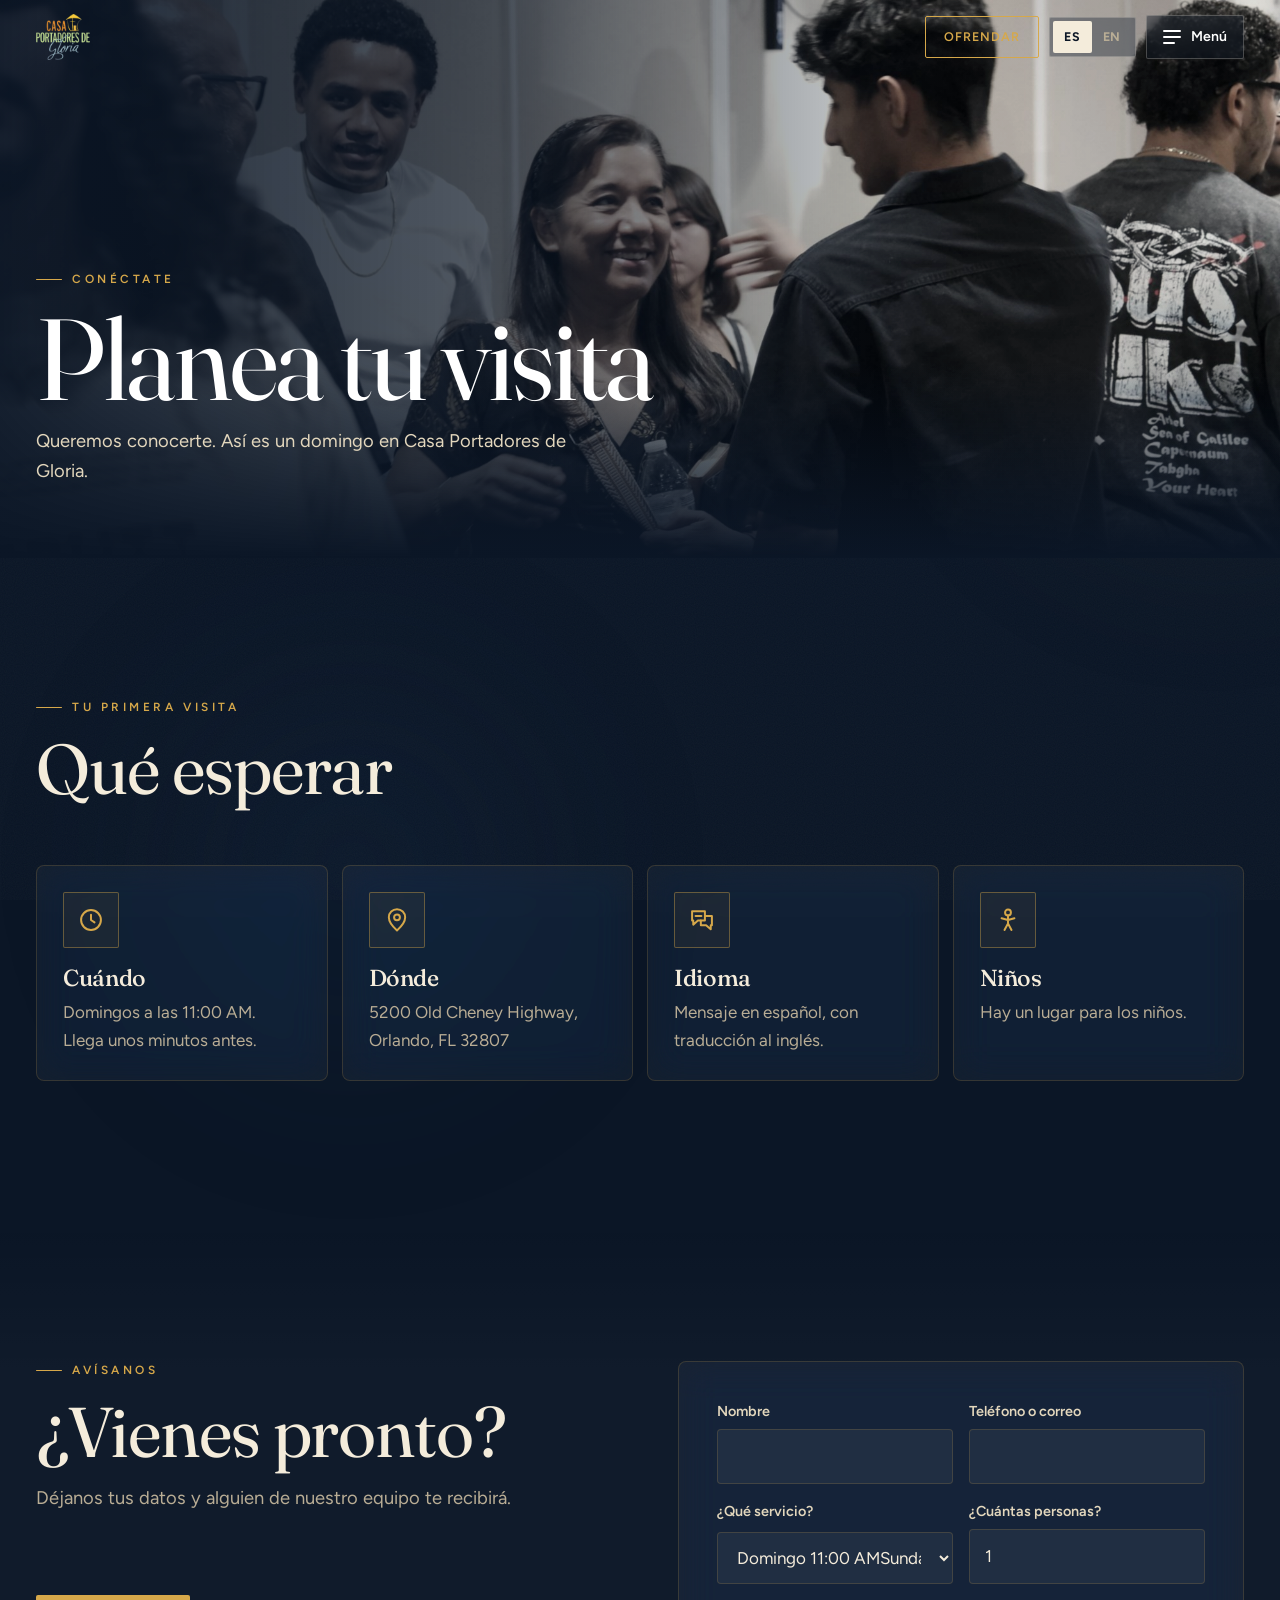
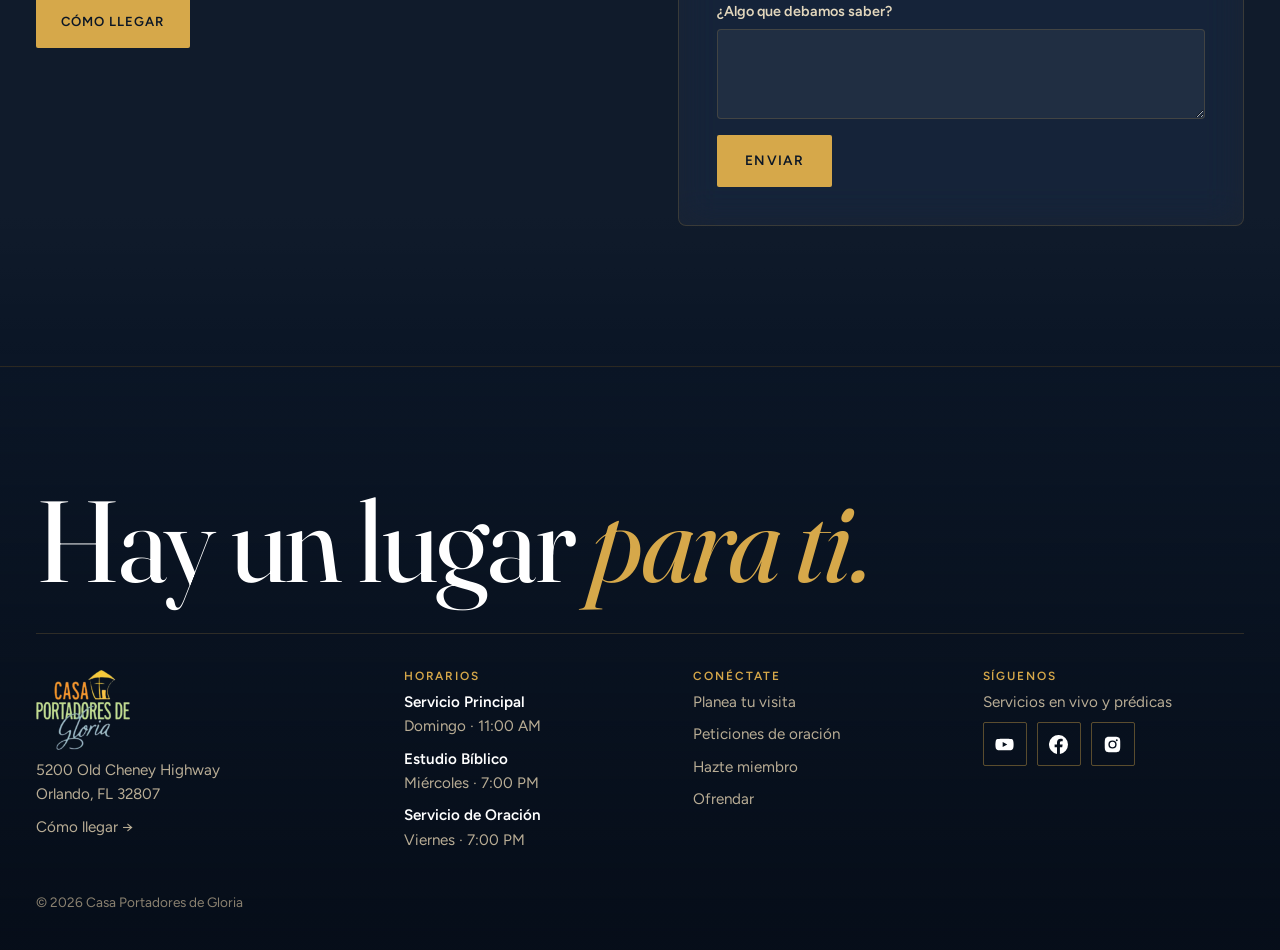
<file: visitanos.html>
<!doctype html>
<html lang="es">
<head>
<meta charset="utf-8">
<meta name="viewport" content="width=device-width, initial-scale=1, viewport-fit=cover">
<title>Planea Tu Visita · CPG</title>
<meta name="claude:viewport-fit-sides" content="cover">
<meta name="description" content="Casa Portadores de Gloria — iglesia cristiana bilingüe en Orlando, Florida.">
<meta property="og:type" content="website">
<meta property="og:site_name" content="Casa Portadores de Gloria">
<meta property="og:title" content="Planea Tu Visita · CPG">
<meta property="og:description" content="Iglesia cristiana bilingüe en Orlando, FL. Domingos 11:00 AM · 5200 Old Cheney Hwy.">
<meta property="og:url" content="https://cpgorlando.vercel.app/visitanos.html">
<meta property="og:image" content="https://cpgorlando.vercel.app/images/og-share.jpg">
<meta property="og:image:width" content="1200">
<meta property="og:image:height" content="630">
<meta property="og:image:alt" content="Casa Portadores de Gloria — Bienvenidos a casa">
<meta property="og:locale" content="es_US">
<meta name="twitter:card" content="summary_large_image">
<meta name="twitter:image" content="https://cpgorlando.vercel.app/images/og-share.jpg">
<meta name="theme-color" content="#0b1626">
<link rel="icon" type="image/png" href="images/favicon.png">
<link rel="apple-touch-icon" href="images/apple-touch-icon.png">
<link rel="icon" href="images/logo.png">
<link rel="preconnect" href="https://fonts.googleapis.com">
<link rel="preconnect" href="https://fonts.gstatic.com" crossorigin>
<link rel="stylesheet" href="https://fonts.googleapis.com/css2?family=Fraunces:ital,opsz,wght@0,9..144,300..600;1,9..144,300..600&family=Figtree:wght@400;500;600;700&display=swap">
<style>
/* Layout: dark, immersive. Full-bleed photo heroes that melt into a near-black stage,
   a slow-moving "stage light" aurora behind everything, glass cards with a cursor spotlight,
   and one living gradient (violet → blue → cyan) used for emphasis. Single dark look by design. */
:root {
  color-scheme: dark;
  --bg: #0b1626;
  --ink: #f5f5fa;
  --muted: #9b9db2;
  --faint: #6b6e85;
  --glass: rgba(255, 255, 255, 0.045);
  --glass-2: rgba(255, 255, 255, 0.08);
  --line: rgba(255, 255, 255, 0.09);
  --line-2: rgba(255, 255, 255, 0.18);
  --violet: #8b5cf6;
  --blue: #4f7bff;
  --cyan: #22d3ee;
  --grad: linear-gradient(100deg, #f0d79a 0%, #d6a84a 45%, #e8c77a 100%);
  --font-display: "Bricolage Grotesque", "Helvetica Neue", Arial, sans-serif;
  --font-body: "Instrument Sans", "Helvetica Neue", Arial, sans-serif;
  --radius: 24px;
  --gutter-l: max(16px, env(safe-area-inset-left, 0px));
  --gutter-r: max(16px, env(safe-area-inset-right, 0px));
}

* { box-sizing: border-box; }
html { scroll-behavior: smooth; background: var(--bg); }
body { margin: 0; background: var(--bg); color: var(--ink); font-family: var(--font-body); font-size: 17px; line-height: 1.6; -webkit-font-smoothing: antialiased; overflow-x: hidden; }
img { max-width: 100%; display: block; }
a { color: inherit; }
::selection { background: #d6a84a66; }
:focus-visible { outline: 2px solid var(--cyan); outline-offset: 3px; border-radius: 8px; }

/* stage-light aurora behind the whole site */
.aurora { position: fixed; inset: -20vmax; z-index: 0; pointer-events: none; filter: blur(60px); opacity: .5; }
main, footer { position: relative; z-index: 1; }
.aurora i { position: absolute; border-radius: 50%; mix-blend-mode: screen; }
.aurora i:nth-child(1) { width: 55vmax; height: 55vmax; left: 0; top: 0; background: radial-gradient(circle, #6d3df0 0%, transparent 62%); animation: drift1 26s ease-in-out infinite alternate; }
.aurora i:nth-child(2) { width: 50vmax; height: 50vmax; right: 0; top: 20vmax; background: radial-gradient(circle, #2c5bff 0%, transparent 62%); animation: drift2 32s ease-in-out infinite alternate; }
.aurora i:nth-child(3) { width: 45vmax; height: 45vmax; left: 25vmax; bottom: 0; background: radial-gradient(circle, #0fb5d4 0%, transparent 62%); animation: drift3 38s ease-in-out infinite alternate; opacity: .7; }
@keyframes drift1 { to { transform: translate(18vmax, 22vmax) scale(1.15); } }
@keyframes drift2 { to { transform: translate(-22vmax, 10vmax) scale(.9); } }
@keyframes drift3 { to { transform: translate(-14vmax, -20vmax) scale(1.2); } }
.grain { position: fixed; inset: 0; z-index: 0; pointer-events: none; opacity: .05;
  background-image: url("data:image/svg+xml,%3Csvg xmlns='http://www.w3.org/2000/svg' width='160' height='160'%3E%3Cfilter id='n'%3E%3CfeTurbulence type='fractalNoise' baseFrequency='.9' numOctaves='2' stitchTiles='stitch'/%3E%3C/filter%3E%3Crect width='100%25' height='100%25' filter='url(%23n)'/%3E%3C/svg%3E"); }

.en { display: none; }
:root[data-lang="en"] .en { display: revert; }
:root[data-lang="en"] .es { display: none; }

.wrap { max-width: 1240px; margin: 0 auto; padding-left: var(--gutter-l); padding-right: var(--gutter-r); }
h1, h2, h3 { font-family: var(--font-display); font-weight: 700; line-height: 1.02; letter-spacing: -0.03em; text-wrap: balance; margin: 0; }
h2 { font-size: clamp(2.3rem, 5.6vw, 4.4rem); }
h3 { font-size: 1.45rem; letter-spacing: -0.015em; line-height: 1.15; }
p { margin: 0; }
.grad, h1 em, h2 em, footer .big em { font-style: normal; background: var(--grad); -webkit-background-clip: text; background-clip: text; color: transparent; }
.eyebrow { display: inline-flex; align-items: center; gap: 10px; font-size: .78rem; font-weight: 600; letter-spacing: .16em; text-transform: uppercase; color: #d3c7ad; }
.eyebrow::before { content: ""; width: 22px; height: 2px; border-radius: 2px; background: var(--grad); }
.lead { font-size: 1.15rem; color: var(--muted); max-width: 58ch; }
section { padding-block: clamp(72px, 11vw, 140px); position: relative; }
.section-head { display: grid; gap: 16px; margin-bottom: clamp(36px, 5vw, 60px); }
.band { background: linear-gradient(180deg, transparent, rgba(255,255,255,.025) 20%, rgba(255,255,255,.025) 80%, transparent); }
.stack { display: grid; gap: 22px; align-content: start; }
.split { display: grid; grid-template-columns: 1fr 1fr; gap: clamp(32px, 6vw, 88px); align-items: center; }
.split > * { min-width: 0; }
.split img.photo { width: 100%; aspect-ratio: 4 / 3; object-fit: cover; border-radius: var(--radius); box-shadow: 0 40px 80px -30px #000c; }
@media (max-width: 860px) { .split { grid-template-columns: 1fr; } }

/* glass surface + cursor spotlight */
.glass, .quick a, .service, .event, .min-row, .expect > div, .way, .value, .form, .soon-block, .next-card, .visit, .pastors {
  background: var(--glass); border: 1px solid var(--line); backdrop-filter: blur(18px) saturate(140%); -webkit-backdrop-filter: blur(18px) saturate(140%);
}
.spot { position: relative; isolation: isolate; }
.spot::before { content: ""; position: absolute; inset: 0; border-radius: inherit; z-index: -1; opacity: 0; transition: opacity .3s ease;
  background: radial-gradient(420px circle at var(--mx, 50%) var(--my, 50%), rgba(214,168,74, .18), transparent 60%); }
.spot:hover::before { opacity: 1; }

/* buttons */
.btn { display: inline-flex; align-items: center; justify-content: center; gap: 10px; font: inherit; font-weight: 600; text-decoration: none; padding: 15px 26px; border-radius: 999px; border: 1px solid transparent; cursor: pointer; transition: transform .25s ease, box-shadow .25s ease, background .25s ease, color .25s ease, border-color .25s ease; }
.btn:hover { transform: translateY(-2px); }
.btn-primary, .btn-ink, .btn-gold { background: #fff; color: #0b1626; box-shadow: 0 0 0 0 #d6a84a00; }
.btn-primary:hover, .btn-ink:hover, .btn-gold:hover { box-shadow: 0 10px 40px -6px #d6a84aaa, 0 0 0 4px #d6a84a33; }
.btn-ghost, .btn-outline { background: var(--glass); border-color: var(--line-2); color: #fff; backdrop-filter: blur(10px); }
.btn-ghost:hover, .btn-outline:hover { background: var(--glass-2); border-color: #ffffff55; }
.actions, .cta-row { display: flex; flex-wrap: wrap; gap: 12px; }
.btn .arr { transition: transform .25s ease; }
.btn:hover .arr { transform: translateX(4px); }

/* header */
body::before { content: ""; position: fixed; inset: 0 0 auto; height: env(safe-area-inset-top, 0px); z-index: 10; background: var(--bg); }
.site-header { position: fixed; top: env(safe-area-inset-top, 0px); left: 0; right: 0; z-index: 9; color: #fff; transition: background .3s ease, border-color .3s ease; border-bottom: 1px solid transparent; }
.site-header.scrolled { background: rgba(11, 22, 38, .62); backdrop-filter: blur(20px) saturate(160%); -webkit-backdrop-filter: blur(20px) saturate(160%); border-bottom-color: var(--line); }
.site-header .wrap { display: flex; align-items: center; gap: 10px; padding-block: 14px; }
.brand { display: flex; align-items: center; margin-right: auto; text-decoration: none; }
.logo { height: 46px; width: auto; }
.logo-lg { height: 80px; }
.give-pill { font-size: .88rem; font-weight: 600; text-decoration: none; padding: 10px 18px; border-radius: 999px; background: #fff; color: #0b1626; white-space: nowrap; transition: box-shadow .25s ease; }
.give-pill:hover { box-shadow: 0 6px 30px -4px #d6a84aaa; }
.lang { display: inline-flex; border: 1px solid var(--line-2); border-radius: 999px; padding: 3px; background: rgba(11,22,38,.35); backdrop-filter: blur(10px); }
.lang button { font: inherit; font-size: .78rem; font-weight: 700; letter-spacing: .06em; border: 0; background: transparent; color: var(--muted); padding: 6px 11px; border-radius: 999px; cursor: pointer; }
.lang button[aria-pressed="true"] { background: #fff; color: #0b1626; }
.menu-btn { font: inherit; font-size: .88rem; font-weight: 600; display: inline-flex; align-items: center; gap: 10px; border: 1px solid var(--line-2); background: rgba(11,22,38,.35); backdrop-filter: blur(10px); color: #fff; padding: 10px 16px; border-radius: 999px; cursor: pointer; transition: background .2s ease; }
.menu-btn:hover { background: var(--glass-2); }
.menu-btn .bars { display: grid; gap: 4px; }
.menu-btn .bars i { display: block; width: 18px; height: 2px; background: currentColor; border-radius: 2px; }
.menu-btn .bars i:last-child { width: 12px; }
@media (max-width: 480px) { .give-pill { display: none; } .menu-btn .label { display: none; } }

/* full-screen menu */
.menu { position: fixed; inset: 0; z-index: 30; background: rgba(11, 22, 38, .92); backdrop-filter: blur(24px); color: #fff; overflow-y: auto;
  padding-top: calc(env(safe-area-inset-top, 0px) + 14px); padding-bottom: calc(env(safe-area-inset-bottom, 0px) + 32px); animation: fadeIn .3s ease; }
@keyframes fadeIn { from { opacity: 0; } }
.menu .wrap { display: grid; gap: clamp(28px, 5vw, 56px); }
.menu-top { display: flex; align-items: center; justify-content: space-between; gap: 16px; }
.menu-close { font: inherit; font-weight: 600; border: 1px solid var(--line-2); background: var(--glass); color: #fff; padding: 10px 18px; border-radius: 999px; cursor: pointer; }
.menu-groups { display: grid; grid-template-columns: repeat(4, 1fr); gap: 36px; }
.menu-group { display: grid; gap: 8px; align-content: start; min-width: 0; }
.menu-group h2 { font-family: var(--font-body); font-size: .76rem; font-weight: 600; letter-spacing: .16em; text-transform: uppercase; color: var(--faint); margin-bottom: 8px; }
.menu-group a { font-family: var(--font-display); font-weight: 600; font-size: clamp(1.55rem, 2.8vw, 2.2rem); letter-spacing: -0.025em; text-decoration: none; line-height: 1.15; display: inline-block; transition: transform .2s ease, opacity .2s ease; opacity: .8; animation: rise .5s ease backwards; }
.menu-group:nth-child(2) a { animation-delay: .05s; } .menu-group:nth-child(3) a { animation-delay: .1s; } .menu-group:nth-child(4) a { animation-delay: .15s; }
@keyframes rise { from { opacity: 0; transform: translateY(14px); } }
.menu-group a:hover { opacity: 1; transform: translateX(6px); }
.menu-group a[aria-current="page"] { opacity: 1; background: var(--grad); -webkit-background-clip: text; background-clip: text; color: transparent; }
@media (max-width: 860px) { .menu-groups { grid-template-columns: 1fr 1fr; } }
@media (max-width: 440px) { .menu-groups { grid-template-columns: 1fr; } }

/* full-bleed heroes */
.hero, .page-hero { padding: 0; }
.hero .hero-wrap, .page-hero .hero-wrap { max-width: none; padding: 0; }
.hero-frame { position: relative; overflow: hidden; color: #fff; isolation: isolate; }
.hero-frame > img, .hero-frame > picture > img { position: absolute; inset: 0; width: 100%; height: 110%; object-fit: cover; z-index: -2; will-change: transform; animation: heroIn 2.2s cubic-bezier(.2,.7,.2,1) both; }
@keyframes heroIn { from { transform: scale(1.12); filter: brightness(.4); } }
.hero-frame::after { content: ""; position: absolute; inset: 0; z-index: -1;
  background: linear-gradient(180deg, rgba(11,22,38,.55) 0%, rgba(11,22,38,.2) 30%, rgba(11,22,38,.55) 70%, var(--bg) 100%),
              linear-gradient(90deg, rgba(11,22,38,.7) 0%, transparent 60%); }
.hero-inner { max-width: 1240px; margin: 0 auto; display: grid; grid-template-columns: minmax(0, 1fr) auto; align-items: end; gap: 32px;
  min-height: min(92vh, 900px); padding: 130px max(16px, env(safe-area-inset-right, 0px)) clamp(48px, 7vw, 96px) max(16px, env(safe-area-inset-left, 0px)); }
.hero-inner > * { min-width: 0; }
.hero-copy { display: grid; gap: 24px; }
.hero h1 { font-size: clamp(3rem, 12vw, 9.5rem); font-weight: 800; letter-spacing: -0.05em; line-height: .9; }
.hero .hero-copy > p { font-size: clamp(1.05rem, 2vw, 1.3rem); color: #e3d7bd; max-width: 44ch; }
.hero-copy > * { animation: rise .9s cubic-bezier(.2,.7,.2,1) backwards; }
.hero-copy > *:nth-child(2) { animation-delay: .12s; } .hero-copy > *:nth-child(3) { animation-delay: .24s; } .hero-copy > *:nth-child(4) { animation-delay: .36s; }
@media (max-width: 860px) { .hero-inner { grid-template-columns: minmax(0, 1fr); min-height: 0; padding-top: 120px; } }

.next-card { width: min(100%, 340px); border-radius: 22px; padding: 22px; display: grid; gap: 12px; background: rgba(15, 15, 24, .55); border-color: var(--line-2); animation: rise 1s .5s cubic-bezier(.2,.7,.2,1) backwards; }
.next-card .lbl { font-size: .74rem; font-weight: 700; letter-spacing: .14em; text-transform: uppercase; color: #d6a84a; display: flex; align-items: center; gap: 8px; }
.next-card .lbl .dot { width: 8px; height: 8px; border-radius: 50%; background: var(--cyan); box-shadow: 0 0 12px var(--cyan); animation: blink 1.6s ease-in-out infinite; }
.next-card.is-live .lbl { color: #ff7a7a; }
.next-card.is-live .lbl .dot { background: #ff3b3b; box-shadow: 0 0 12px #ff3b3b; }
@keyframes blink { 50% { opacity: .3; } }
.next-card .name { font-family: var(--font-display); font-weight: 700; font-size: 1.55rem; letter-spacing: -0.02em; line-height: 1.1; }
.next-card .when { color: var(--muted); font-size: .95rem; }
.count { display: grid; grid-template-columns: repeat(3, 1fr); gap: 8px; }
.count div { background: rgba(255,255,255,.06); border: 1px solid var(--line); border-radius: 14px; padding: 10px 6px; text-align: center; }
.count b { display: block; font-family: var(--font-display); font-size: 1.8rem; font-weight: 700; font-variant-numeric: tabular-nums; line-height: 1.05; }
.count small { font-size: .7rem; color: var(--muted); text-transform: uppercase; letter-spacing: .1em; }
.next-card .btn { padding: 12px 18px; font-size: .92rem; }

/* marquee */
.marquee { padding-block: 34px; overflow: hidden; border-block: 1px solid var(--line); }
.marquee-track { display: flex; gap: 56px; width: max-content; animation: marquee 40s linear infinite; }
.marquee span { font-family: var(--font-display); font-weight: 800; font-size: clamp(2.2rem, 5vw, 4rem); letter-spacing: -0.04em; white-space: nowrap; display: inline-flex; align-items: center; gap: 56px; color: transparent; -webkit-text-stroke: 1px #ffffff40; }
.marquee span:nth-child(3n+1) { background: var(--grad); -webkit-background-clip: text; background-clip: text; -webkit-text-stroke: 0; }
.marquee span::after { content: "✦"; -webkit-text-stroke: 0; color: #d6a84a; font-size: .45em; }
@keyframes marquee { to { transform: translateX(-50%); } }

/* inner page heroes */
.page-hero .hero-frame { min-height: clamp(420px, 62vh, 640px); display: grid; align-items: end; }
.page-hero .hero-copy { max-width: 1240px; width: 100%; margin: 0 auto; padding: 130px max(16px, env(safe-area-inset-right, 0px)) clamp(36px, 6vw, 72px) max(16px, env(safe-area-inset-left, 0px)); display: grid; gap: 16px; }
.page-hero h1 { font-size: clamp(2.6rem, 10vw, 7.2rem); font-weight: 800; letter-spacing: -0.05em; line-height: .92; max-width: 13ch; }
.page-hero p.sub { color: #e3d7bd; font-size: 1.15rem; max-width: 48ch; }

/* welcome / pastors chip */
.pastors { display: flex; align-items: center; gap: 16px; padding: 10px 22px 10px 10px; border-radius: 999px; width: fit-content; max-width: 100%; }
.pastors img { width: 58px; height: 58px; border-radius: 50%; object-fit: cover; flex: none; }
.pastors .names { display: block; font-family: var(--font-display); font-weight: 700; font-size: 1.12rem; }
.pastors .role { display: block; color: var(--muted); font-size: .92rem; }
.pastors a { color: #d6a84a; font-weight: 600; text-decoration: none; }

/* photo strip */
.strip { display: grid; grid-template-columns: 1.4fr 1fr 1fr 1.2fr; gap: 14px; height: clamp(240px, 30vw, 400px); }
.strip img { width: 100%; height: 100%; object-fit: cover; border-radius: 20px; min-width: 0; transition: transform .6s cubic-bezier(.2,.7,.2,1), filter .6s ease; filter: saturate(.9); }
.strip img:hover { transform: translateY(-6px) scale(1.02); filter: saturate(1.1); }
@media (max-width: 700px) { .strip { grid-template-columns: 1fr 1fr; height: auto; grid-auto-rows: 170px; } }

/* quick links */
.quick { display: grid; grid-template-columns: repeat(4, 1fr); gap: 14px; }
.quick a { position: relative; overflow: hidden; isolation: isolate; display: grid; gap: 8px; align-content: end; min-height: 320px; padding: 26px; border-radius: var(--radius); text-decoration: none; transition: transform .3s ease, border-color .3s ease; }
.quick a img { position: absolute; inset: 0; width: 100%; height: 100%; object-fit: cover; z-index: -2; transition: transform .8s cubic-bezier(.2,.7,.2,1), filter .5s ease; filter: brightness(.85); }
.quick a:hover img { transform: scale(1.08); filter: brightness(1); }
.quick a::after { content: ""; position: absolute; inset: 0; z-index: -1; background: linear-gradient(180deg, rgba(11,22,38,.1) 20%, rgba(11,22,38,.88) 100%); }
.quick a span.go { position: absolute; top: 22px; right: 22px; background: rgba(11,22,38,.35); backdrop-filter: blur(8px); }
.quick span.d { color: #e3d7bd; }
.quick a:hover { transform: translateY(-6px); border-color: var(--line-2); }
.quick b { font-family: var(--font-display); font-weight: 700; font-size: 1.7rem; letter-spacing: -0.025em; line-height: 1.05; }
.quick span.d { color: var(--muted); font-size: .98rem; }
.quick span.go { width: 46px; height: 46px; border-radius: 50%; display: grid; place-items: center; border: 1px solid var(--line-2); font-size: 1.1rem; transition: transform .3s ease, background .3s ease, color .3s ease; }
.quick a:hover span.go { background: #fff; color: #0b1626; transform: rotate(-45deg); }
@media (max-width: 960px) { .quick { grid-template-columns: 1fr 1fr; } }
@media (max-width: 480px) { .quick { grid-template-columns: 1fr; } .quick a { min-height: 240px; } }

/* services */
.services { display: grid; grid-template-columns: repeat(3, 1fr); gap: 16px; }
.service { border-radius: var(--radius); overflow: hidden; display: grid; gap: 10px; align-content: start; padding: 0 26px 28px; min-width: 0; transition: transform .3s ease, border-color .3s ease; }
.service:hover { transform: translateY(-6px); border-color: var(--line-2); }
.service-img { width: calc(100% + 52px); max-width: none; margin: 0 -26px 14px; aspect-ratio: 16 / 11; object-fit: cover; }
.service .when { font-family: var(--font-display); font-size: 3.4rem; font-weight: 800; letter-spacing: -0.05em; line-height: 1; font-variant-numeric: tabular-nums; }
.service .when span { font-size: 1rem; color: var(--muted); font-family: var(--font-body); font-weight: 600; letter-spacing: 0; margin-left: 6px; }
.service p { color: var(--muted); }
@media (max-width: 820px) { .services { grid-template-columns: 1fr; } }
.visit { margin-top: 28px; display: flex; flex-wrap: wrap; align-items: center; gap: 16px 28px; padding: 22px 26px; border-radius: var(--radius); }
.visit address { font-style: normal; font-weight: 600; margin-right: auto; }
.visit address span { display: block; font-weight: 400; color: var(--muted); }

/* live band */
.live { overflow: hidden; }
.live .wrap { display: grid; grid-template-columns: 1.05fr 1fr; gap: clamp(28px, 5vw, 72px); align-items: center; }
.live .wrap > * { min-width: 0; }
.live h2 { font-size: clamp(2.6rem, 7vw, 5.2rem); }
.live p { color: var(--muted); max-width: 46ch; }
.live-badge { display: inline-flex; align-items: center; gap: 10px; font-size: .78rem; font-weight: 700; letter-spacing: .16em; text-transform: uppercase; color: #ff8a8a; }
.live-badge::before { content: ""; width: 10px; height: 10px; border-radius: 50%; background: #ff3b3b; box-shadow: 0 0 0 4px #ff3b3b33, 0 0 16px #ff3b3b; animation: pulse 1.8s ease-in-out infinite; }
@keyframes pulse { 50% { box-shadow: 0 0 0 10px #ff3b3b00, 0 0 16px #ff3b3b; } }
.live .shot { position: relative; border-radius: var(--radius); overflow: hidden; aspect-ratio: 4 / 3; border: 1px solid var(--line); box-shadow: 0 50px 100px -30px #d6a84a33; }
.live .shot img { width: 100%; height: 100%; object-fit: cover; transition: transform .8s ease; }
.live .shot:hover img { transform: scale(1.06); }
.live .shot .play { position: absolute; inset: 0; display: grid; place-items: center; text-decoration: none; background: rgba(11,22,38,.25); }
.live .shot .play span { width: 88px; height: 88px; border-radius: 50%; background: #fff; display: grid; place-items: center; transition: transform .25s ease; box-shadow: 0 0 0 14px #ffffff1f, 0 0 60px #d6a84aaa; }
.live .shot .play:hover span { transform: scale(1.1); }
@media (max-width: 820px) { .live .wrap { grid-template-columns: 1fr; } }
.social-btns { display: flex; flex-wrap: wrap; gap: 12px; }
.sbtn { display: inline-flex; align-items: center; gap: 10px; font-weight: 600; text-decoration: none; padding: 14px 22px; border-radius: 999px; color: #fff; background: var(--glass); border: 1px solid var(--line-2); transition: transform .25s ease, background .25s ease, border-color .25s ease; }
.sbtn:hover { transform: translateY(-2px); }
.sbtn svg { width: 20px; height: 20px; flex: none; }
.sbtn.yt svg { color: #ff3b3b; } .sbtn.fb svg { color: #4f8cff; }
.sbtn.yt:hover { background: #ff3b3b; border-color: #ff3b3b; } .sbtn.yt:hover svg { color: #fff; }
.sbtn.fb:hover { background: #1877f2; border-color: #1877f2; } .sbtn.fb:hover svg { color: #fff; }
.social-icons { display: flex; gap: 10px; }
.social-icons a { width: 44px; height: 44px; border-radius: 50%; display: grid; place-items: center; border: 1px solid var(--line-2); color: #fff; transition: background .2s ease, transform .2s ease; }
.social-icons a:hover { background: #fff; color: #0b1626; transform: translateY(-2px); }
.social-icons svg { width: 19px; height: 19px; }

/* events */
.events { display: grid; gap: 12px; }
.event { display: grid; grid-template-columns: 100px 1fr auto; gap: 26px; align-items: center; padding: 20px 26px; border-radius: var(--radius); transition: transform .3s ease, border-color .3s ease; }
.event:hover { transform: translateX(8px); border-color: var(--line-2); }
.event > * { min-width: 0; }
.date { text-align: center; border-radius: 18px; padding: 12px 6px; background: linear-gradient(160deg, #8b5cf633, #22d3ee22); border: 1px solid var(--line-2); }
.date .m { display: block; font-size: .76rem; font-weight: 700; letter-spacing: .14em; text-transform: uppercase; color: #d6a84a; }
.date .d { display: block; font-family: var(--font-display); font-weight: 800; font-size: 2.4rem; letter-spacing: -0.04em; line-height: 1.05; font-variant-numeric: tabular-nums; }
.event h3 { margin-bottom: 4px; }
.event p { color: var(--muted); }
.event::after { content: "→"; font-size: 1.4rem; color: #d6a84a; transition: transform .3s ease; }
.event:hover::after { transform: translateX(4px); }
.tag { display: inline-block; font-size: .7rem; font-weight: 700; letter-spacing: .1em; text-transform: uppercase; padding: 4px 10px; border-radius: 999px; border: 1px solid var(--line-2); color: #d3c7ad; margin-bottom: 8px; }
@media (max-width: 560px) { .event { grid-template-columns: 74px 1fr; gap: 16px; padding: 16px; } .event::after { display: none; } .date .d { font-size: 1.8rem; } }

/* ministries */
.min-list { display: grid; gap: 18px; }
.min-row { display: grid; grid-template-columns: 1fr 1fr; border-radius: var(--radius); overflow: hidden; min-height: 340px; transition: border-color .3s ease; }
.min-row:hover { border-color: var(--line-2); }
.min-row:nth-child(even) img { order: 2; }
.min-row > * { min-width: 0; }
.min-row img { width: 100%; height: 100%; object-fit: cover; transition: transform .8s cubic-bezier(.2,.7,.2,1); }
.min-row:hover img { transform: scale(1.05); }
.min-row .body { padding: clamp(26px, 4vw, 52px); display: grid; gap: 14px; align-content: center; }
.min-row .who { font-size: .78rem; font-weight: 600; letter-spacing: .16em; text-transform: uppercase; color: #d6a84a; }
.min-row h3 { font-size: clamp(2rem, 4vw, 3rem); letter-spacing: -0.035em; }
.min-row p { color: var(--muted); }
.min-row a.more { font-weight: 600; text-decoration: none; background: var(--grad); -webkit-background-clip: text; background-clip: text; color: transparent; width: fit-content; }
@media (max-width: 760px) { .min-row { grid-template-columns: 1fr; } .min-row:nth-child(even) img { order: 0; } .min-row img { aspect-ratio: 16 / 10; } }

/* pastors page */
.pastor-card { display: grid; grid-template-columns: minmax(0, 460px) 1fr; gap: clamp(28px, 6vw, 80px); align-items: center; }
.pastor-card > * { min-width: 0; }
.pastor-card img { width: 100%; aspect-ratio: 4 / 5; object-fit: cover; border-radius: var(--radius); box-shadow: 0 50px 100px -30px #d6a84a33; }
@media (max-width: 820px) { .pastor-card { grid-template-columns: 1fr; } }

/* highlights */
.hl-grid { display: grid; grid-template-columns: repeat(3, 1fr); gap: 16px; }
.hl { position: relative; border-radius: var(--radius); overflow: hidden; min-height: 420px; display: grid; align-content: end; color: #fff; isolation: isolate; border: 1px solid var(--line); min-width: 0; }
.hl img { position: absolute; inset: 0; width: 100%; height: 100%; object-fit: cover; z-index: -2; transition: transform .8s cubic-bezier(.2,.7,.2,1); }
.hl:hover img { transform: scale(1.07); }
.hl::after { content: ""; position: absolute; inset: 0; z-index: -1; background: linear-gradient(180deg, transparent 30%, rgba(11,22,38,.92) 100%); }
.hl .ph { position: absolute; inset: 0; z-index: -2; display: grid; place-items: start; padding: 24px; background: linear-gradient(150deg, #3b1d8f, #0b2a5e 60%, #0b1626); color: #ffffff99; font-size: .76rem; font-weight: 700; letter-spacing: .12em; text-transform: uppercase; }
.hl .body { padding: 26px; display: grid; gap: 6px; }
.hl h3 { font-size: 1.8rem; }
.hl p { color: #d3c7ad; }
@media (max-width: 900px) { .hl-grid { grid-template-columns: 1fr 1fr; } }
@media (max-width: 560px) { .hl-grid { grid-template-columns: 1fr; } .hl { min-height: 340px; } }

/* gallery + lightbox */
.gallery { display: grid; grid-template-columns: repeat(4, 1fr); grid-auto-rows: 240px; gap: 12px; }
.gallery img { width: 100%; height: 100%; object-fit: cover; border-radius: 18px; cursor: zoom-in; transition: transform .5s ease, filter .5s ease; filter: saturate(.9) brightness(.92); }
.gallery img:hover { transform: scale(1.02); filter: saturate(1.1) brightness(1); }
.g1 { grid-column: span 2; grid-row: span 2; }
@media (max-width: 760px) { .gallery { grid-template-columns: 1fr 1fr; grid-auto-rows: 170px; } }
.lightbox { position: fixed; inset: 0; z-index: 40; background: rgba(11,22,38,.94); backdrop-filter: blur(16px); display: grid; place-items: center; padding: max(16px, env(safe-area-inset-top, 0px)) 16px max(16px, env(safe-area-inset-bottom, 0px)); animation: fadeIn .25s ease; }
.lightbox img { max-height: 84vh; max-width: min(1100px, 100%); border-radius: 16px; object-fit: contain; }
.lb-btn { position: absolute; font: inherit; font-size: 1.3rem; width: 50px; height: 50px; border-radius: 50%; border: 1px solid var(--line-2); background: var(--glass); color: #fff; cursor: pointer; }
.lb-btn:hover { background: #fff; color: #0b1626; }
.lb-close { top: calc(env(safe-area-inset-top, 0px) + 16px); right: max(16px, env(safe-area-inset-right, 0px)); }
.lb-prev { left: max(16px, env(safe-area-inset-left, 0px)); top: 50%; }
.lb-next { right: max(16px, env(safe-area-inset-right, 0px)); top: 50%; }

/* give */
.give-grid { display: grid; grid-template-columns: 1.1fr 1fr; gap: clamp(28px, 6vw, 88px); align-items: start; }
.give-grid > * { min-width: 0; }
.verse { font-family: var(--font-display); font-weight: 600; font-size: clamp(2rem, 4.4vw, 3.2rem); letter-spacing: -0.035em; line-height: 1.08; }
.verse cite { display: block; margin-top: 16px; font-family: var(--font-body); font-weight: 600; font-style: normal; font-size: 1rem; letter-spacing: 0; color: #d6a84a; }
.ways { display: grid; gap: 14px; }
.way { border-radius: var(--radius); padding: 26px; display: grid; gap: 6px; }
.way p { color: var(--muted); }
.soon { font-size: .72rem; font-weight: 700; letter-spacing: .14em; text-transform: uppercase; color: #d6a84a; }
@media (max-width: 820px) { .give-grid { grid-template-columns: 1fr; } }

.soon-block { border-radius: var(--radius); padding: clamp(30px, 5vw, 60px); display: grid; gap: 16px; justify-items: start; }
.expect { display: grid; grid-template-columns: repeat(auto-fit, minmax(220px, 1fr)); gap: 14px; }
.expect > div { padding: 26px; border-radius: var(--radius); display: grid; gap: 8px; }
.expect p { color: var(--muted); }

/* values */
.values { display: grid; grid-template-columns: repeat(2, 1fr); gap: 14px; }
.value { border-radius: var(--radius); padding: clamp(24px, 3.5vw, 36px); display: grid; gap: 12px; align-content: start; min-width: 0; transition: transform .3s ease, border-color .3s ease; }
.value:hover { transform: translateY(-4px); border-color: var(--line-2); }
.value:first-child { grid-column: 1 / -1; background: linear-gradient(130deg, #6d3df0cc, #2c5bffcc 55%, #0fb5d4cc); border-color: transparent; }
.value:first-child h3 { font-size: clamp(2.2rem, 6vw, 4rem); letter-spacing: -0.045em; }
.value:first-child p { color: #ffffffe6; font-size: 1.2rem; }
.value:first-child .ref { background: #ffffff26; color: #fff; border-color: transparent; }
.value h3 { font-size: 1.6rem; }
.value p { color: var(--muted); font-size: 1.05rem; }
.refs { display: flex; flex-wrap: wrap; gap: 8px; margin-top: 4px; }
.ref { font-size: .8rem; font-weight: 600; padding: 6px 12px; border-radius: 999px; border: 1px solid var(--line-2); color: #e8d6a8; }
@media (max-width: 760px) { .values { grid-template-columns: 1fr; } }

/* forms */
.form { display: grid; gap: 16px; border-radius: var(--radius); padding: clamp(22px, 4vw, 38px); }
.form .row { display: grid; grid-template-columns: 1fr 1fr; gap: 16px; }
@media (max-width: 560px) { .form .row { grid-template-columns: 1fr; } }
.field { display: grid; gap: 6px; min-width: 0; }
.field label { font-weight: 600; font-size: .9rem; color: #e3d7bd; }
.field input, .field textarea, .field select { font: inherit; color: #fff; background: rgba(255,255,255,.05); border: 1px solid var(--line); border-radius: 14px; padding: 13px 15px; width: 100%; transition: border-color .2s ease, background .2s ease, box-shadow .2s ease; }
.field select option { background: #12121a; }
.field textarea { min-height: 130px; resize: vertical; }
.field input:focus, .field textarea:focus, .field select:focus { outline: none; border-color: #d6a84a; background: rgba(255,255,255,.08); box-shadow: 0 0 0 4px #d6a84a2e; }
.check { display: flex; gap: 10px; align-items: flex-start; font-size: .95rem; color: var(--muted); }
.check input { margin-top: 5px; accent-color: #d6a84a; }
.form button[type="submit"] { justify-self: start; font: inherit; font-weight: 600; border: 0; cursor: pointer; padding: 15px 28px; border-radius: 999px; background: #fff; color: #0b1626; transition: box-shadow .25s ease, transform .25s ease; }
.form button[type="submit"]:hover { transform: translateY(-2px); box-shadow: 0 10px 40px -6px #d6a84aaa; }
.form-note { font-size: .92rem; padding: 12px 14px; border-radius: 12px; background: #d6a84a22; border: 1px solid #d6a84a44; color: #f4ecdb; }

/* footer */
footer { padding-block: clamp(72px, 10vw, 120px) 36px; font-size: .95rem; color: var(--muted); border-top: 1px solid var(--line); background: linear-gradient(180deg, transparent, rgba(11,22,38,.8)); }
footer .wrap { display: grid; gap: 40px; }
footer .big { font-family: var(--font-display); font-weight: 800; font-size: clamp(2.8rem, 9vw, 7.5rem); letter-spacing: -0.05em; line-height: .92; color: #fff; }
footer .cols { display: grid; grid-template-columns: 1.3fr 1fr 1fr 1fr; gap: 28px; padding-top: 36px; border-top: 1px solid var(--line); }
footer .cols > * { min-width: 0; display: grid; gap: 8px; align-content: start; }
footer h2 { font-family: var(--font-body); font-size: .74rem; font-weight: 600; letter-spacing: .16em; text-transform: uppercase; color: #fff; }
footer a { color: var(--muted); text-decoration: none; transition: color .15s ease; }
footer a:hover { color: #fff; }
footer .legal { font-size: .85rem; color: var(--faint); }
@media (max-width: 900px) { footer .cols { grid-template-columns: 1fr 1fr; } }
@media (max-width: 520px) { footer .cols { grid-template-columns: 1fr; } }

/* scroll reveal: content is visible without JS; JS only adds the rise */
.js .rv { opacity: .001; transform: translateY(34px); transition: opacity .9s ease, transform .9s cubic-bezier(.2,.7,.2,1); }
.js .rv.in { opacity: 1; transform: none; }

@media (prefers-reduced-motion: reduce) {
  html { scroll-behavior: auto; }
  *, *::before, *::after { animation: none !important; transition: none !important; }
  .js .rv { opacity: 1; transform: none; }
}

.family { margin: 0; border-radius: var(--radius); overflow: hidden; border: 1px solid var(--line); box-shadow: 0 50px 100px -30px #d6a84a26; }
.family img { width: 100%; aspect-ratio: 16 / 9; object-fit: cover; }
@media (max-width: 640px) { .family img { aspect-ratio: 4 / 3; } }

[hidden] { display: none !important; }

/* pastors page: compact layout */
.page-hero.compact .hero-frame { min-height: clamp(280px, 34vw, 380px); }
.page-hero.compact h1 { font-size: clamp(2.4rem, 7vw, 4.6rem); }
.pastors-page { padding-block: clamp(48px, 7vw, 88px); }
.pastor-grid { display: grid; grid-template-columns: 1fr; max-width: 820px; gap: clamp(24px, 4vw, 48px); align-items: center; }
.pastor-grid > * { min-width: 0; }
.pastor-intro { display: grid; grid-template-columns: 200px 1fr; gap: 28px; align-items: center; }
.pastor-intro > * { min-width: 0; }
.pastor-photo { width: 200px; height: 240px; object-fit: cover; border-radius: 20px; border: 1px solid var(--line); }
.pastor-intro h2 { font-size: clamp(2rem, 3.6vw, 2.8rem); }
.soon-line { color: var(--muted); font-size: .95rem; display: flex; gap: 10px; align-items: center; flex-wrap: wrap; }
.family-card { margin: 0; position: relative; border-radius: var(--radius); overflow: hidden; border: 1px solid var(--line); }
.family-card img { width: 100%; aspect-ratio: 3 / 2; object-fit: cover; }
.family-card figcaption { position: absolute; left: 0; right: 0; bottom: 0; padding: 40px 20px 16px; display: grid; gap: 2px; background: linear-gradient(180deg, transparent, rgba(11,22,38,.85)); }
.family-card figcaption b { font-family: var(--font-display); font-size: 1.4rem; letter-spacing: -0.02em; }
@media (max-width: 960px) { .pastor-grid { grid-template-columns: 1fr; } }
@media (max-width: 520px) { .pastor-intro { grid-template-columns: 1fr; } .pastor-photo { width: 160px; height: 192px; } }

.pastor-photo { width: 220px; height: 264px; }
.pastor-intro { grid-template-columns: 220px 1fr; }
.calling { padding-block: clamp(40px, 6vw, 80px); }
.calling-grid { display: grid; grid-template-columns: 1fr 1fr; gap: clamp(24px, 5vw, 64px); align-items: center; }
.calling-grid > * { min-width: 0; }
.calling-photo { width: 100%; aspect-ratio: 3 / 2; object-fit: cover; border-radius: var(--radius); border: 1px solid var(--line); }
.family-section { padding-block: clamp(40px, 6vw, 80px); }
.family-section .family-card { max-width: 760px; margin: 0 auto; }
.family-card img { aspect-ratio: 16 / 9; }
@media (max-width: 820px) { .calling-grid { grid-template-columns: 1fr; } }

.ages { list-style: none; margin: 4px 0 0; padding: 0; display: flex; flex-wrap: wrap; gap: 8px; }
.ages li { font-size: .82rem; font-weight: 600; padding: 6px 12px; border-radius: 999px; border: 1px solid var(--line-2); color: #f4ecdb; background: rgba(214,168,74,.12); }

/* highlights: 5 cards -> 3 on top, 2 wide below */
.hl-grid { grid-template-columns: repeat(6, 1fr); }
.hl-grid > .hl { grid-column: span 2; }
.hl-grid > .hl:nth-child(n+4) { grid-column: span 2; }
@media (max-width: 900px) { .hl-grid { grid-template-columns: 1fr 1fr; } .hl-grid > .hl, .hl-grid > .hl:nth-child(n+4) { grid-column: span 1; } .hl-grid > .hl:last-child { grid-column: auto; } }
@media (max-width: 560px) { .hl-grid { grid-template-columns: 1fr; } }

/* home: scroll-lit verse (replaces the marquee) */
.verse-band { padding-block: clamp(80px, 13vw, 170px); border-block: 1px solid var(--line); position: relative; overflow: hidden; }
.verse-band::before { content: ""; position: absolute; left: 50%; top: 50%; width: 900px; height: 500px; transform: translate(-50%, -50%); background: radial-gradient(closest-side, rgba(214,168,74,.16), transparent); pointer-events: none; }
.verse-band .wrap { display: grid; gap: 28px; position: relative; }
.scroll-verse { margin: 0; font-family: var(--font-display); font-weight: 700; font-size: clamp(1.8rem, 4.2vw, 3.5rem); line-height: 1.1; letter-spacing: -0.03em; text-wrap: balance; max-width: 26ch; }
.scroll-verse span > span { color: rgba(245,245,250,.28); transition: color .4s ease; }
.scroll-verse span > span.lit { color: #f5f5fa; }
.scroll-verse span > span.g.lit { background: var(--grad); -webkit-background-clip: text; background-clip: text; color: transparent; }
.verse-ref { color: var(--muted); font-size: 1.05rem; }

.calling .lead { font-size: 1.05rem; }
.calling .stack { gap: 16px; }
.facts { margin: 8px 0 0; display: grid; grid-template-columns: repeat(3, 1fr); gap: 10px; }
.facts > div { padding: 14px 16px; border-radius: 16px; border: 1px solid var(--line); background: var(--glass); min-width: 0; }
.facts dt { font-family: var(--font-display); font-weight: 800; font-size: 1.5rem; letter-spacing: -0.03em; background: var(--grad); -webkit-background-clip: text; background-clip: text; color: transparent; }
.facts dd { margin: 2px 0 0; font-size: .85rem; color: var(--muted); line-height: 1.35; }
@media (max-width: 520px) { .facts { grid-template-columns: 1fr; } }
.calling-grid { align-items: start; }


.family-section { padding-block: clamp(48px, 7vw, 96px); border-top: 1px solid var(--line); }
.family-grid { display: grid; grid-template-columns: 1fr 1.25fr; gap: clamp(24px, 5vw, 64px); align-items: center; }
.family-grid > * { min-width: 0; }
.family-photo { width: 100%; aspect-ratio: 16 / 10; object-fit: cover; object-position: center 30%; border-radius: var(--radius); border: 1px solid var(--line); box-shadow: 0 40px 80px -30px #d6a84a33; }
@media (max-width: 820px) { .family-grid { grid-template-columns: 1fr; } .family-photo { order: -1; } }

/* beliefs: purpose + statement of faith */
.purpose { display: grid; gap: 18px; max-width: 900px; }
.purpose-text { font-family: var(--font-display); font-weight: 600; font-size: clamp(1.5rem, 3.2vw, 2.4rem); line-height: 1.2; letter-spacing: -0.025em; }
.faith-wrap { display: grid; gap: 0; }
.faith-list { display: grid; gap: 10px; }
.faith { border-radius: 18px; border: 1px solid var(--line); background: var(--glass); overflow: hidden; }
.faith[open] { border-color: var(--line-2); }
.faith summary { list-style: none; cursor: pointer; display: grid; grid-template-columns: 52px 1fr auto; align-items: center; gap: 14px; padding: 18px 22px; }
.faith summary::-webkit-details-marker { display: none; }
.faith .num { font-family: var(--font-display); font-weight: 800; font-size: 1rem; color: #d6a84a; }
.faith .ttl { font-family: var(--font-display); font-weight: 700; font-size: 1.3rem; letter-spacing: -0.02em; }
.faith .chev { width: 32px; height: 32px; border-radius: 50%; border: 1px solid var(--line-2); display: grid; place-items: center; transition: transform .25s ease; }
.faith[open] .chev { transform: rotate(45deg); }
.faith-body { padding: 0 22px 24px 88px; display: grid; gap: 14px; color: #d3c7ad; max-width: 900px; }
.faith-body h4 { margin: 8px 0 0; font-family: var(--font-display); font-size: 1.1rem; color: #fff; }
.faith-body p, .faith-body li { line-height: 1.7; }
.faith-body ul { margin: 0; padding-left: 20px; display: grid; gap: 10px; }
.affiliation { margin-top: 36px; padding: 24px 26px; border-radius: var(--radius); border: 1px solid var(--line); display: grid; gap: 10px; color: var(--muted); max-width: 900px; }
@media (max-width: 600px) { .faith summary { grid-template-columns: 36px 1fr auto; padding: 16px; } .faith-body { padding: 0 16px 20px; } }
.purpose-text em { font-style: normal; background: var(--grad); -webkit-background-clip: text; background-clip: text; color: transparent; }

.serve-note { margin-top: 28px; display: flex; flex-wrap: wrap; align-items: center; justify-content: space-between; gap: 20px 32px; padding: clamp(22px, 4vw, 34px); border-radius: var(--radius); border: 1px solid var(--line-2); background: linear-gradient(130deg, rgba(109,61,240,.22), rgba(44,91,255,.16) 55%, rgba(15,181,212,.14)); }
.serve-note > .stack { flex: 1 1 420px; min-width: 0; }
.serve-title { font-family: var(--font-display); font-weight: 700; font-size: clamp(1.4rem, 2.6vw, 1.9rem); letter-spacing: -0.02em; line-height: 1.15; }
.serve-note p:not(.eyebrow):not(.serve-title) { color: #d3c7ad; max-width: 60ch; }

/* ministries: photo bento with hover reveal */
.min-bento { display: grid; grid-template-columns: repeat(4, 1fr); grid-auto-rows: 300px; gap: 14px; }
.min-tile { position: relative; overflow: hidden; border-radius: var(--radius); border: 1px solid var(--line); isolation: isolate; display: grid; align-content: end; color: #fff; min-width: 0; outline: none; }
.min-tile:nth-child(1), .min-tile:nth-child(2), .min-tile:nth-child(6), .min-tile:nth-child(7) { grid-column: span 2; }
.min-tile:nth-child(3) { grid-column: span 2; grid-row: span 2; }
.min-tile:nth-child(8) { grid-column: span 2; }
.min-tile > img { position: absolute; inset: 0; width: 100%; height: 100%; object-fit: cover; z-index: -2; transition: transform .9s cubic-bezier(.2,.7,.2,1), filter .6s ease; filter: saturate(.95); }
.min-tile::after { content: ""; position: absolute; inset: 0; z-index: -1; background: linear-gradient(180deg, rgba(11,22,38,0) 30%, rgba(11,22,38,.92) 100%); transition: background .5s ease; }
.min-tile .body { padding: 22px 24px; display: grid; gap: 4px; }
.min-tile .who { font-size: .72rem; font-weight: 700; letter-spacing: .16em; text-transform: uppercase; color: #d6a84a; }
.min-tile h3 { font-size: clamp(1.5rem, 2.4vw, 2.1rem); letter-spacing: -0.03em; }
.min-tile:nth-child(3) h3 { font-size: clamp(2rem, 3.6vw, 3rem); }
.min-tile .reveal { display: grid; gap: 10px; max-height: 0; opacity: 0; overflow: hidden; transition: max-height .5s ease, opacity .4s ease, margin .4s ease; }
.min-tile .reveal p { color: #e3d7bd; font-size: .95rem; line-height: 1.5; }
.min-tile .more { font-weight: 600; color: #fff; text-decoration: none; width: fit-content; padding: 8px 14px; border-radius: 999px; background: rgba(255,255,255,.14); backdrop-filter: blur(8px); }
.min-tile .more:hover { background: #fff; color: #0b1626; }
.min-tile:hover > img, .min-tile:focus-within > img { transform: scale(1.07); filter: saturate(1.1); }
.min-tile:hover::after, .min-tile:focus-within::after { background: linear-gradient(180deg, rgba(11,22,38,.15) 0%, rgba(11,22,38,.94) 100%); }
.min-tile:hover .reveal, .min-tile:focus-within .reveal { max-height: 240px; opacity: 1; margin-top: 6px; }
@media (hover: none) { .min-tile .reveal { max-height: none; opacity: 1; margin-top: 6px; } .min-tile::after { background: linear-gradient(180deg, rgba(11,22,38,.05) 20%, rgba(11,22,38,.94) 100%); } }
@media (max-width: 960px) { .min-bento { grid-template-columns: 1fr 1fr; grid-auto-rows: 280px; } .min-tile:nth-child(n) { grid-column: span 1; grid-row: span 1; } .min-tile:nth-child(3), .min-tile:nth-child(8) { grid-column: span 2; } }
@media (max-width: 600px) { .min-bento { grid-template-columns: 1fr; grid-auto-rows: 340px; } .min-tile:nth-child(n) { grid-column: span 1; } }


/* ===================== A · GLORIA theme (navy + gold, serif) ===================== */
:root {
  --bg: #0b1626; --ink: #f4ecdb; --muted: #b9ad95; --faint: #8a8170;
  --glass: rgba(244,236,219,.04); --glass-2: rgba(244,236,219,.08);
  --line: rgba(214,168,74,.18); --line-2: rgba(214,168,74,.4);
  --gold: #d6a84a; --gold-2: #e8c77a;
  --grad: linear-gradient(100deg, #e8c77a, #d6a84a 60%, #b8862e);
  --font-display: "Fraunces", Georgia, "Times New Roman", serif;
  --font-body: "Figtree", "Helvetica Neue", Arial, sans-serif;
  --radius: 8px;
}
html, body { background: var(--bg); }
.aurora { opacity: .35; filter: blur(90px); }
.aurora i:nth-child(1) { background: radial-gradient(circle, #1d3a63 0%, transparent 62%); }
.aurora i:nth-child(2) { background: radial-gradient(circle, #6b5320 0%, transparent 62%); opacity: .6; }
.aurora i:nth-child(3) { background: radial-gradient(circle, #16304f 0%, transparent 62%); }
.grain { opacity: .04; }

h1, h2, h3 { font-family: var(--font-display); font-weight: 400; letter-spacing: -0.015em; line-height: 1.02; }
h3 { font-weight: 500; }
.grad, h1 em, h2 em, footer .big em, .purpose-text em { background: none; -webkit-background-clip: initial; background-clip: initial; color: var(--gold); font-style: italic; }
.eyebrow { color: var(--gold); letter-spacing: .3em; font-size: .74rem; }
.eyebrow::before { background: var(--gold); height: 1px; width: 26px; }
.lead { color: var(--muted); }

/* buttons: square, gold */
.btn { border-radius: 2px; text-transform: uppercase; letter-spacing: .08em; font-size: .82rem; padding: 15px 24px; }
.btn-primary, .btn-ink, .btn-gold { background: var(--gold); color: var(--bg); box-shadow: none; }
.btn-primary:hover, .btn-ink:hover, .btn-gold:hover { background: var(--gold-2); box-shadow: 0 10px 30px -10px rgba(214,168,74,.6); }
.btn-ghost, .btn-outline { background: transparent; border-color: rgba(244,236,219,.4); color: var(--ink); backdrop-filter: none; }
.btn-ghost:hover, .btn-outline:hover { border-color: var(--gold); color: var(--gold); background: transparent; }
.give-pill { border-radius: 2px; background: transparent; color: var(--gold); border: 1px solid var(--gold); text-transform: uppercase; letter-spacing: .08em; font-size: .78rem; }
.give-pill:hover { background: var(--gold); color: var(--bg); box-shadow: none; }
.lang, .menu-btn { border-radius: 2px; border-color: rgba(244,236,219,.25); }
.lang button { border-radius: 2px; }
.lang button[aria-pressed="true"] { background: var(--ink); color: var(--bg); }
.site-header.scrolled { background: rgba(11,22,38,.82); }
.form button[type="submit"] { border-radius: 2px; background: var(--gold); color: var(--bg); text-transform: uppercase; letter-spacing: .08em; font-size: .85rem; }
.field input, .field textarea, .field select { border-radius: 4px; color: var(--ink); }
.field input:focus, .field textarea:focus, .field select:focus { border-color: var(--gold); box-shadow: 0 0 0 3px rgba(214,168,74,.18); }

/* hero: warm cinematic photo with navy fade from the left */
.hero-frame > img, .hero-frame > picture > img, .page-hero .hero-frame > img { filter: sepia(.18) saturate(.92); }
.hero-frame::after { background: linear-gradient(90deg, rgba(11,22,38,.95) 0%, rgba(11,22,38,.7) 40%, rgba(11,22,38,.12) 75%), linear-gradient(0deg, var(--bg) 0%, transparent 35%); }
.hero h1 { font-weight: 400; font-size: clamp(3.2rem, 9vw, 7.4rem); letter-spacing: -0.02em; line-height: .95; }
.page-hero h1 { font-weight: 400; letter-spacing: -0.02em; }
.hero .hero-copy > p, .page-hero p.sub { color: #e3d7bd; }
.next-card { background: rgba(11,22,38,.72); border: 1px solid var(--line-2); border-radius: 4px; }
.next-card .lbl .dot { background: var(--gold); box-shadow: 0 0 10px var(--gold); }
.next-card .name { font-weight: 400; }
.count div { border-radius: 2px; background: rgba(244,236,219,.05); border-color: var(--line); }
.count b { font-weight: 400; color: var(--gold); }

/* verse */
.scroll-verse { font-weight: 400; letter-spacing: -0.02em; line-height: 1.15; }
.scroll-verse span > span { color: rgba(244,236,219,.22); }
.scroll-verse span > span.lit { color: var(--ink); }
.scroll-verse span > span.g.lit { background: none; color: var(--gold); font-style: italic; }
.verse-band::before { background: radial-gradient(closest-side, rgba(214,168,74,.12), transparent); }

/* cards: hairline gold borders, small radius */
.quick a, .service, .event, .min-tile, .expect > div, .way, .value, .soon-block, .visit, .pastors, .form, .faith, .affiliation, .hl, .facts > div, .serve-note { border-radius: var(--radius); }
.service .when, .facts dt, .date .d, .faith .ttl, .count b { font-family: var(--font-display); font-weight: 400; }
.facts dt { background: none; color: var(--gold); -webkit-background-clip: initial; background-clip: initial; }
.quick a span.go, .faith .chev, .social-icons a { border-radius: 2px; }
.quick a:hover span.go { background: var(--gold); color: var(--bg); }
.date { background: transparent; border: 1px solid var(--line-2); border-radius: 2px; }
.date .m, .min-tile .who, .soon, .verse cite, .faith .num, .pastors a { color: var(--gold); }
.tag, .ages li, .ref { border-radius: 2px; border-color: var(--line-2); color: #e8d6a8; background: rgba(214,168,74,.08); }
.value:first-child { background: linear-gradient(130deg, #1d3a63, #13284a 60%, #0f1f38); border: 1px solid var(--line-2); }
.value:first-child .ref { background: rgba(214,168,74,.15); color: var(--gold-2); }
.serve-note { background: linear-gradient(130deg, rgba(29,58,99,.7), rgba(19,40,74,.6)); border-color: var(--line-2); }
.min-tile .more { border-radius: 2px; }
.min-tile .more:hover, .lb-btn:hover, .social-icons a:hover { background: var(--gold); color: var(--bg); }
.live .shot .play span { box-shadow: 0 0 0 14px rgba(244,236,219,.12), 0 0 50px rgba(214,168,74,.5); }
.live .shot, .pastor-card img, .family-photo, .calling-photo, .split img.photo { border-radius: var(--radius); }
.live-badge { color: #ff9a8a; }
.menu { background: rgba(11,22,38,.96); }
.menu-group a[aria-current="page"] { background: none; color: var(--gold); -webkit-background-clip: initial; background-clip: initial; font-style: italic; }
.menu-group a { font-weight: 400; }
.marquee span { font-family: var(--font-display); font-weight: 400; }
.min-tile h3, .hl h3, .quick b, .menu-group a, .serve-title, .verse, .purpose-text { font-weight: 400; }
footer { background: linear-gradient(180deg, transparent, rgba(6,13,24,.9)); }
footer .big { font-weight: 400; letter-spacing: -0.02em; }
footer h2 { color: var(--gold); }
::selection { background: rgba(214,168,74,.4); }
:focus-visible { outline-color: var(--gold); }

/* pastors page: consistent photo sizes (overrides) */
.pastor-grid { max-width: 1240px; }
.pastor-intro { grid-template-columns: minmax(0, 5fr) minmax(0, 6fr); gap: clamp(28px, 5vw, 72px); align-items: center; }
.pastor-photo { width: 100%; height: auto; aspect-ratio: 4 / 5; max-height: 600px; object-fit: cover; border-radius: var(--radius); border: 1px solid var(--line); }
.pastor-intro h2 { font-size: clamp(2.2rem, 4.4vw, 3.6rem); }
.calling-grid { grid-template-columns: minmax(0, 5fr) minmax(0, 6fr); align-items: center; gap: clamp(28px, 5vw, 72px); }
.calling-photo { aspect-ratio: 4 / 5; max-height: 600px; filter: brightness(1.12) contrast(1.05); }
.family-grid { grid-template-columns: minmax(0, 6fr) minmax(0, 5fr); gap: clamp(28px, 5vw, 72px); }
.family-photo { aspect-ratio: 5 / 4; object-position: 50% 30%; }
.family-grid { grid-template-columns: minmax(0, 5fr) minmax(0, 7fr); }
@media (max-width: 860px) {
  .pastor-intro, .calling-grid, .family-grid { grid-template-columns: 1fr; }
  .pastor-photo, .calling-photo, .family-photo { aspect-ratio: 4 / 3; max-height: none; order: -1; }
  .pastor-photo { aspect-ratio: 1 / 1; object-position: center 20%; }
}

/* gallery: compact preview, expandable */
.gallery { grid-template-columns: repeat(3, 1fr); grid-auto-rows: 240px; gap: 12px; position: relative; }
.gallery img { border-radius: 6px; }
.gallery img:nth-child(n+4) { display: none; }
.gallery:not(.expanded)::after { content: var(--more, ""); position: absolute; right: 0; top: 0; width: calc((100% - 24px) / 3); height: 240px; display: grid; place-items: center; background: rgba(11,22,38,.6); color: var(--ink); font-family: var(--font-display); font-size: 2.6rem; border-radius: 6px; pointer-events: none; }
.gallery.expanded { grid-auto-rows: 240px; }
.gallery.expanded img:nth-child(n+4) { display: block; animation: rise .45s ease backwards; }
.gallery-actions { margin-top: 18px; display: flex; justify-content: center; }
@media (max-width: 760px) {
  /* phones: swipeable carousel of large photos */
  .gallery, .gallery.expanded { display: flex; gap: 10px; overflow-x: auto; scroll-snap-type: x mandatory; -webkit-overflow-scrolling: touch;
    margin-left: calc(-1 * var(--gutter-l)); margin-right: calc(-1 * var(--gutter-r)); padding: 0 var(--gutter-r) 6px var(--gutter-l); scroll-padding-left: var(--gutter-l); scrollbar-width: none; }
  .gallery::-webkit-scrollbar { display: none; }
  .gallery img, .gallery img:nth-child(n), .gallery.expanded img { display: block; flex: 0 0 84%; height: 300px; scroll-snap-align: start; border-radius: 8px; }
  .gallery:not(.expanded)::after { display: none; }
  .gallery-actions { display: none; }
  .swipe-hint { display: flex; }
}

.swipe-hint { display: none; align-items: center; gap: 8px; margin-top: 12px; color: var(--muted); font-size: .85rem; letter-spacing: .04em; }
.swipe-hint b { color: var(--gold); font-weight: 600; font-variant-numeric: tabular-nums; }

.sbtn.ig svg { color: #e1306c; }
.sbtn.ig:hover { background: linear-gradient(45deg, #f58529, #dd2a7b 55%, #8134af); border-color: transparent; }
.sbtn.ig:hover svg { color: #fff; }

/* location card with illustrated map */
.loc-card { margin-top: 28px; display: grid; grid-template-columns: minmax(0, 1.15fr) minmax(0, 1fr); border: 1px solid var(--line-2); border-radius: var(--radius); overflow: hidden; background: rgba(15,31,54,.6); }
.loc-visual { position: relative; display: block; min-height: 280px; overflow: hidden; }
.loc-map { position: absolute; inset: 0; width: 100%; height: 100%; transition: transform .8s cubic-bezier(.2,.7,.2,1); }
.loc-visual:hover .loc-map { transform: scale(1.05); }
.loc-pulse { transform-origin: 0 0; animation: locPulse 2.4s ease-out infinite; }
.loc-pulse.d2 { animation-delay: 1.2s; }
@keyframes locPulse { from { transform: scale(.6); opacity: .55; } to { transform: scale(3.2); opacity: 0; } }
.loc-pin path { filter: drop-shadow(0 6px 10px rgba(0,0,0,.45)); }
.loc-chip { position: absolute; left: 18px; bottom: 18px; padding: 8px 14px; border-radius: 2px; background: rgba(11,22,38,.85); border: 1px solid var(--line-2); color: var(--gold); font-size: .78rem; font-weight: 600; letter-spacing: .12em; text-transform: uppercase; }
.loc-info { padding: clamp(24px, 4vw, 40px); display: grid; gap: 14px; align-content: center; }
.loc-info address { font-style: normal; display: grid; gap: 2px; }
.loc-info address b { font-family: var(--font-display); font-weight: 400; font-size: clamp(1.6rem, 3vw, 2.2rem); letter-spacing: -0.015em; line-height: 1.1; }
.loc-info address span { color: var(--muted); font-size: 1.05rem; }
.loc-note { color: var(--muted); font-size: .95rem; }
.loc-actions { display: flex; flex-wrap: wrap; gap: 10px; margin-top: 6px; }
@media (max-width: 820px) { .loc-card { grid-template-columns: 1fr; } .loc-visual { min-height: 220px; } }

/* "Dónde estamos": real map figure + pinned photo */
.where { border-top: 1px solid var(--line); }
.where-grid { display: grid; grid-template-columns: minmax(0, 7fr) minmax(0, 5fr); gap: clamp(36px, 6vw, 88px); align-items: center; }
.where-fig { margin: 0; position: relative; padding: 0 0 56px 0; }
.where-map { position: relative; aspect-ratio: 4 / 3; border: 1px solid var(--line-2); border-radius: var(--radius); overflow: hidden; background: #0f1f36; box-shadow: 0 50px 90px -40px #000; }
.where-map .loc-map { position: absolute; inset: 0; width: 100%; height: 100%; }
.where-map iframe { position: absolute; inset: -60px -60px; width: calc(100% + 120px); height: calc(100% + 120px); border: 0; pointer-events: none;
  filter: grayscale(1) invert(.92) contrast(.9) brightness(.95); }
.where-tint { position: absolute; inset: 0; pointer-events: none; background: #16345f; mix-blend-mode: color; opacity: .9; }
.where-tint::after { content: ""; position: absolute; inset: 0; background: radial-gradient(ellipse at 50% 50%, transparent 45%, rgba(11,22,38,.75) 100%); }
.where-ring { position: absolute; left: 50%; top: 50%; width: 0; height: 0; pointer-events: none; }
.where-ring i { position: absolute; left: -22px; top: -22px; width: 44px; height: 44px; border-radius: 50%; border: 2px solid var(--gold); animation: whereRing 2.6s ease-out infinite; }
.where-ring i + i { animation-delay: 1.3s; }
@keyframes whereRing { from { transform: scale(.4); opacity: .9; } to { transform: scale(3.4); opacity: 0; } }
.where-tag { position: absolute; left: 16px; top: 16px; padding: 8px 12px; background: rgba(11,22,38,.88); border: 1px solid var(--line-2); border-radius: 2px; color: var(--gold); font-size: .74rem; font-weight: 600; letter-spacing: .14em; text-transform: uppercase; }
.where-open { position: absolute; inset: 0; display: flex; align-items: flex-start; justify-content: flex-end; padding: 16px; text-decoration: none; }
.where-open span { padding: 8px 12px; background: var(--gold); color: var(--bg); border-radius: 2px; font-size: .74rem; font-weight: 700; letter-spacing: .12em; text-transform: uppercase; opacity: 0; transform: translateY(-4px); transition: opacity .25s ease, transform .25s ease; }
.where-open:hover span, .where-open:focus-visible span { opacity: 1; transform: none; }
.where-photo { position: absolute; left: clamp(-28px, -2vw, 0px); bottom: 0; width: 38%; aspect-ratio: 4 / 5; object-fit: cover; border-radius: 4px; border: 6px solid var(--bg); outline: 1px solid var(--line-2); box-shadow: 0 30px 60px -20px #000; transform: rotate(-3deg); filter: sepia(.15); }
.where-fig figcaption { position: absolute; right: 0; bottom: 14px; color: var(--muted); font-size: .78rem; letter-spacing: .14em; text-transform: uppercase; }
.where-info { display: grid; gap: 22px; }
.where-info .section-head { margin-bottom: 0; }
.where-info address { font-style: normal; display: grid; gap: 2px; }
.where-info address b { font-family: var(--font-display); font-weight: 400; font-size: clamp(1.6rem, 3vw, 2.3rem); letter-spacing: -0.015em; line-height: 1.1; }
.where-info address span { color: var(--muted); font-size: 1.05rem; }
.where-times { list-style: none; margin: 0; padding: 0; border-top: 1px solid var(--line); }
.where-times li { display: grid; grid-template-columns: 56px 92px 1fr; align-items: baseline; gap: 12px; padding: 12px 0; border-bottom: 1px solid var(--line); }
.where-times .d { color: var(--gold); font-size: .74rem; font-weight: 700; letter-spacing: .16em; text-transform: uppercase; }
.where-times b { font-family: var(--font-display); font-weight: 400; font-size: 1.25rem; font-variant-numeric: tabular-nums; }
.where-times .n { color: var(--muted); }
.where-note { margin: 0; color: var(--muted); font-size: .95rem; }
.where-plan { justify-self: start; color: var(--gold); text-decoration: none; font-weight: 600; font-size: .95rem; }
.where-plan:hover .arr { transform: translateX(4px); }
.where-plan .arr { display: inline-block; transition: transform .25s ease; }
@media (max-width: 900px) {
  .where-grid { grid-template-columns: minmax(0, 1fr); }
  .where-fig { padding-bottom: 44px; }
  .where-photo { left: 8px; width: 34%; border-width: 4px; }
  .where-fig figcaption { font-size: .68rem; bottom: 10px; }
}
@media (max-width: 420px) { .where-times li { grid-template-columns: 44px 78px 1fr; gap: 8px; } .where-times b { font-size: 1.1rem; } .where-fig figcaption { display: none; } }
@media (prefers-reduced-motion: reduce) { .where-ring i { animation: none; opacity: .6; } }

/* "Qué esperar": icon boxes */
.expect > div { position: relative; gap: 10px; align-content: start; transition: border-color .3s ease, transform .3s ease; }
.expect > div:hover { border-color: var(--line-2); transform: translateY(-3px); }
.exp-ico { display: grid; place-items: center; width: 56px; height: 56px; margin-bottom: 8px; border: 1px solid var(--line-2); border-radius: 2px; color: var(--gold); background: rgba(214,168,74,.06); transition: background .3s ease, color .3s ease; }
.exp-ico svg { width: 28px; height: 28px; stroke-width: 1.7; }
.expect > div:hover .exp-ico { background: var(--gold); color: var(--bg); }
.expect h3 { font-size: 1.45rem; }

/* giving: online card leads */
.way-online { gap: 10px; border-color: var(--line-2); background: linear-gradient(130deg, rgba(29,58,99,.75), rgba(19,40,74,.6)); }
.way-online .btn { justify-self: start; margin-top: 8px; }

/* ---------- phones: calm, one thing at a time ---------- */
@media (max-width: 600px) {
  section { padding-block: 72px; }
  .section-head { margin-bottom: 26px; }
  h2 { font-size: clamp(2.1rem, 9.5vw, 2.7rem); }
  .lead { font-size: 1.05rem; line-height: 1.65; }

  /* hero: headline, one sentence, one button, one quiet link */
  .hero-frame::after { background: linear-gradient(0deg, var(--bg) 0%, rgba(11,22,38,.9) 26%, rgba(11,22,38,.45) 52%, rgba(11,22,38,.12) 72%, rgba(11,22,38,.55) 100%); }
  .hero-frame > picture > img { object-position: var(--m-pos, 50% 30%) !important; height: 104%; filter: saturate(1.02) contrast(1.04); }
  .hero .hero-frame { min-height: 100vh; min-height: 100svh; display: flex; flex-direction: column; justify-content: flex-end; }
  .hero-inner { width: 100%; padding-top: 140px; padding-bottom: 104px; }
  .hero::after { content: ""; position: absolute; left: 50%; bottom: 34px; width: 12px; height: 12px; margin-left: -6px;
    border-right: 1.5px solid var(--gold); border-bottom: 1.5px solid var(--gold); transform: rotate(45deg); opacity: .8;
    animation: heroCue 2.2s ease-in-out infinite; pointer-events: none; }
  .hero-copy { gap: 20px; }
  .hero .eyebrow, .next-card { display: none; }
  .hero h1 { font-size: 3.4rem; }
  .hero .hero-copy > p { font-size: 1.05rem; }
  .hero h1, .hero .hero-copy > p { text-shadow: 0 2px 22px rgba(11,22,38,.7); }
  .hero .actions { display: flex; align-items: center; gap: 22px; flex-wrap: wrap; }
  .hero .actions .btn-primary { padding: 16px 22px; }
  .hero .actions .btn-ghost { border: 0; padding: 0; background: none; text-decoration: underline; text-underline-offset: 5px; text-decoration-color: rgba(214,168,74,.6); }

  /* verse: a little smaller so it reads as one calm block */
  .verse-band { padding-block: 72px; }
  .scroll-verse { font-size: 1.75rem; line-height: 1.25; }

  /* welcome: text + one photo; drop the extra photo row */
  .split img.photo { aspect-ratio: 4 / 3; }
  .strip { display: none; }
  section:has(> .strip) { display: none; }

  /* "¿Cómo te podemos ayudar?": a simple list, no photos */
  .quick { grid-template-columns: 1fr; gap: 0; border-top: 1px solid var(--line); }
  .quick a { min-height: 0; padding: 22px 52px 22px 0; border: 0; border-bottom: 1px solid var(--line); border-radius: 0; background: none; gap: 4px; transform: none !important; }
  .quick a img, .quick a::after { display: none; }
  .quick b { font-size: 1.4rem; }
  .quick span.d { display: block; font-size: .95rem; }
  .quick a span.go { top: 50%; right: 0; transform: translateY(-50%); width: 38px; height: 38px; background: none; backdrop-filter: none; }

  /* live: words + buttons; hide the big thumbnail */
  .live .shot { display: none; }
  .social-btns { display: grid; grid-template-columns: 1fr; gap: 10px; }
  .sbtn { justify-content: center; }

  /* events: date, title, one line of detail */
  .event { padding: 18px; gap: 16px; }
  .event p { display: -webkit-box; -webkit-line-clamp: 2; -webkit-box-orient: vertical; overflow: hidden; font-size: .95rem; }
  .event .tag { display: none; }

  /* footer: the essentials only */
  footer { padding-top: 64px; }
  footer .big { font-size: 2.4rem; }
  footer .cols > :nth-child(3) { display: none; }
}
@keyframes heroCue { 0%, 100% { transform: translateY(0) rotate(45deg); opacity: .8; } 50% { transform: translateY(7px) rotate(45deg); opacity: .35; } }
@media (prefers-reduced-motion: reduce) { .hero::after { animation: none; } }

/* longer scripture on the giving page */
.verse.verse-long { font-size: clamp(1.5rem, 2.6vw, 2.25rem); line-height: 1.3; letter-spacing: -0.01em; max-width: 30ch; }
@media (max-width: 600px) { .verse.verse-long { font-size: 1.45rem; } }

</style>
</head>
<body>
<div class="aurora" aria-hidden="true"><i></i><i></i><i></i></div><div class="grain" aria-hidden="true"></div>

<header class="site-header">
  <div class="wrap">
    <a class="brand" href="index.html"><img class="logo" src="images/logo.png" alt="Casa Portadores de Gloria" width="600" height="511"></a>
    <a class="give-pill" href="https://give.tithe.ly/?formId=1d0a6db2-1fd2-4e47-a150-3e891cfab3f8&amp;locationId=8738e6ec-eb21-4808-9f24-1148a0f17b5d&amp;fundId=c3bb9a7b-24f9-4adc-bb63-8488060e0ea7" target="_blank" rel="noopener"><span class="es">Ofrendar</span><span class="en">Give</span></a>
    <div class="lang" role="group" aria-label="Idioma / Language">
      <button type="button" id="lang-es" data-set-lang="es" aria-pressed="true">ES</button>
      <button type="button" id="lang-en" data-set-lang="en" aria-pressed="false">EN</button>
    </div>
    <button type="button" class="menu-btn" id="menu-open" aria-controls="menu" aria-expanded="false">
      <span class="bars" aria-hidden="true"><i></i><i></i><i></i></span><span class="label"><span class="es">Menú</span><span class="en">Menu</span></span>
    </button>
  </div>
</header>
<div class="menu" id="menu" hidden>
  <div class="wrap">
    <div class="menu-top">
      <img class="logo" src="images/logo.png" alt="Casa Portadores de Gloria" width="600" height="511">
      <button type="button" class="menu-close" id="menu-close"><span class="es">Cerrar</span><span class="en">Close</span></button>
    </div>
    <nav class="menu-groups" aria-label="Principal"><div class="menu-group"><h2><span class="es">Inicio</span><span class="en">Home</span></h2><a href="index.html"><span class="es">Bienvenidos</span><span class="en">Welcome</span></a></div><div class="menu-group"><h2><span class="es">Nosotros</span><span class="en">About</span></h2><a href="nosotros.html"><span class="es">Quiénes somos</span><span class="en">Who we are</span></a><a href="pastores.html"><span class="es">Nuestros pastores</span><span class="en">Our pastors</span></a><a href="creencias.html"><span class="es">Lo que creemos</span><span class="en">Our beliefs</span></a></div><div class="menu-group"><h2><span class="es">Reuniones</span><span class="en">Gatherings</span></h2><a href="servicios.html"><span class="es">Servicios semanales</span><span class="en">Weekly services</span></a><a href="eventos.html"><span class="es">Eventos</span><span class="en">Events</span></a><a href="destacados.html"><span class="es">Momentos destacados</span><span class="en">Highlights</span></a><a href="ministerios.html"><span class="es">Ministerios</span><span class="en">Ministries</span></a></div><div class="menu-group"><h2><span class="es">Conéctate</span><span class="en">Connect</span></h2><a href="visitanos.html" aria-current="page"><span class="es">Planea tu visita</span><span class="en">Plan a visit</span></a><a href="oracion.html"><span class="es">Peticiones de oración</span><span class="en">Prayer requests</span></a><a href="membresia.html"><span class="es">Hazte miembro</span><span class="en">Become a member</span></a><a href="ofrendar.html"><span class="es">Ofrendar</span><span class="en">Give</span></a></div></nav>
    <div class="social-icons"><a href="https://www.youtube.com/@casaportadoresdegloria" target="_blank" rel="noopener" aria-label="YouTube"><svg viewBox="0 0 24 24" aria-hidden="true"><path fill="currentColor" d="M23 7.2a3 3 0 0 0-2.1-2.1C19 4.6 12 4.6 12 4.6s-7 0-8.9.5A3 3 0 0 0 1 7.2 31 31 0 0 0 .5 12a31 31 0 0 0 .5 4.8 3 3 0 0 0 2.1 2.1c1.9.5 8.9.5 8.9.5s7 0 8.9-.5a3 3 0 0 0 2.1-2.1c.4-1.6.5-3.2.5-4.8s-.1-3.2-.5-4.8ZM9.7 15.1V8.9l5.8 3.1-5.8 3.1Z"/></svg></a><a href="https://www.facebook.com/PortadoresCPG" target="_blank" rel="noopener" aria-label="Facebook"><svg viewBox="0 0 24 24" aria-hidden="true"><path fill="currentColor" d="M24 12a12 12 0 1 0-13.9 11.9v-8.4H7.1V12h3V9.4c0-3 1.8-4.7 4.5-4.7 1.3 0 2.7.2 2.7.2v3h-1.5c-1.5 0-2 .9-2 1.9V12h3.4l-.5 3.5h-2.9v8.4A12 12 0 0 0 24 12Z"/></svg></a><a href="https://www.instagram.com/casaportadoresdegloria" target="_blank" rel="noopener" aria-label="Instagram"><svg viewBox="0 0 24 24" aria-hidden="true"><path fill="currentColor" d="M12 2.2c3.2 0 3.6 0 4.8.1 1.2.1 1.8.2 2.2.4.6.2 1 .5 1.4.9.4.4.7.8.9 1.4.2.4.4 1.1.4 2.2.1 1.3.1 1.6.1 4.8s0 3.6-.1 4.8c-.1 1.2-.2 1.8-.4 2.2-.2.6-.5 1-.9 1.4-.4.4-.8.7-1.4.9-.4.2-1.1.4-2.2.4-1.3.1-1.6.1-4.8.1s-3.6 0-4.8-.1c-1.2-.1-1.8-.2-2.2-.4-.6-.2-1-.5-1.4-.9-.4-.4-.7-.8-.9-1.4-.2-.4-.4-1.1-.4-2.2C2.2 15.6 2.2 15.2 2.2 12s0-3.6.1-4.8c.1-1.2.2-1.8.4-2.2.2-.6.5-1 .9-1.4.4-.4.8-.7 1.4-.9.4-.2 1.1-.4 2.2-.4C8.4 2.2 8.8 2.2 12 2.2Zm0 4.6a5.2 5.2 0 1 0 0 10.4 5.2 5.2 0 0 0 0-10.4Zm0 8.6a3.4 3.4 0 1 1 0-6.8 3.4 3.4 0 0 1 0 6.8Zm5.4-9.9a1.2 1.2 0 1 0 0 2.4 1.2 1.2 0 0 0 0-2.4Z"/></svg></a></div>
  </div>
</div>

<main>


<section class="page-hero">
  <div class="wrap hero-wrap">
    <div class="hero-frame">
      <img src="images/saludo-jovenes.jpg" style="object-position: 50% 35%" alt="">
      <div class="hero-copy">
        <p class="eyebrow"><span class="es">Conéctate</span><span class="en">Connect</span></p>
        <h1><span class="es">Planea tu visita</span><span class="en">Plan your visit</span></h1>
        <p class="sub"><span class="es">Queremos conocerte. Así es un domingo en Casa Portadores de Gloria.</span><span class="en">We'd love to meet you. Here's what a Sunday at Casa Portadores de Gloria looks like.</span></p>
      </div>
    </div>
  </div>
</section>
<section>
  <div class="wrap">
    <div class="section-head"><p class="eyebrow"><span class="es">Tu primera visita</span><span class="en">Your first visit</span></p><h2><span class="es">Qué esperar</span><span class="en">What to expect</span></h2></div>
    <div class="expect">
      <div><span class="exp-ico" aria-hidden="true"><svg viewBox="0 0 24 24" fill="none" stroke="currentColor" stroke-width="1.5" stroke-linecap="round" stroke-linejoin="round"><circle cx="12" cy="12" r="8.5"/><path d="M12 7.5V12l3 2"/></svg></span><h3><span class="es">Cuándo</span><span class="en">When</span></h3><p><span class="es">Domingos a las 11:00 AM. Llega unos minutos antes.</span><span class="en">Sundays at 11:00 AM. Come a few minutes early.</span></p></div>
      <div><span class="exp-ico" aria-hidden="true"><svg viewBox="0 0 24 24" fill="none" stroke="currentColor" stroke-width="1.5" stroke-linecap="round" stroke-linejoin="round"><path d="M12 21s-7-6.2-7-11.3a7 7 0 0 1 14 0C19 14.8 12 21 12 21z"/><circle cx="12" cy="9.7" r="2.5"/></svg></span><h3><span class="es">Dónde</span><span class="en">Where</span></h3><p>5200 Old Cheney Highway, Orlando, FL 32807</p></div>
      <div><span class="exp-ico" aria-hidden="true"><svg viewBox="0 0 24 24" fill="none" stroke="currentColor" stroke-width="1.5" stroke-linecap="round" stroke-linejoin="round"><path d="M3.5 4.5h11v8h-6l-4 3.5v-3.5h-1z"/><path d="M14.5 8.5h6v8h-1V20l-4-3.5h-4.5v-4"/><path d="M6.5 8.5h5"/></svg></span><h3><span class="es">Idioma</span><span class="en">Language</span></h3><p><span class="es">Mensaje en español, con traducción al inglés.</span><span class="en">Message in Spanish, with English translation.</span></p></div>
      <div><span class="exp-ico" aria-hidden="true"><svg viewBox="0 0 24 24" fill="none" stroke="currentColor" stroke-width="1.5" stroke-linecap="round" stroke-linejoin="round"><circle cx="12" cy="5.5" r="2.5"/><path d="M12 8.5v6.5M12 15l-3 5.5M12 15l3 5.5M6.5 10.5l5.5 1.5 5.5-1.5"/></svg></span><h3><span class="es">Niños</span><span class="en">Kids</span></h3><p><span class="es">Hay un lugar para los niños.</span><span class="en">There's a place for the kids.</span></p></div>
    </div>
  </div>
</section>
<section class="band">
  <div class="wrap split" style="align-items:start">
    <div class="stack">
      <div class="section-head"><p class="eyebrow"><span class="es">Avísanos</span><span class="en">Let us know</span></p><h2><span class="es">¿Vienes pronto?</span><span class="en">Coming soon?</span></h2><p class="lead"><span class="es">Déjanos tus datos y alguien de nuestro equipo te recibirá.</span><span class="en">Leave your info and someone from our team will welcome you.</span></p></div>
      <a class="btn btn-ink" style="justify-self:start" href="https://www.google.com/maps/search/?api=1&query=5200+Old+Cheney+Highway+Orlando+FL+32807" target="_blank" rel="noopener"><span class="es">Cómo llegar</span><span class="en">Get directions</span></a>
    </div>
    <form class="form" data-preview>
      <div class="row">
        <div class="field"><label for="v-name"><span class="es">Nombre</span><span class="en">Name</span></label><input id="v-name" name="name" autocomplete="name" required></div>
        <div class="field"><label for="v-contact"><span class="es">Teléfono o correo</span><span class="en">Phone or email</span></label><input id="v-contact" name="contact" required></div>
      </div>
      <div class="row">
        <div class="field"><label for="v-when"><span class="es">¿Qué servicio?</span><span class="en">Which service?</span></label>
          <select id="v-when" name="service">
            <option><span class="es">Domingo 11:00 AM</span><span class="en">Sunday 11:00 AM</span></option>
            <option><span class="es">Miércoles 7:00 PM</span><span class="en">Wednesday 7:00 PM</span></option>
            <option><span class="es">Viernes 7:00 PM</span><span class="en">Friday 7:00 PM</span></option>
          </select></div>
        <div class="field"><label for="v-people"><span class="es">¿Cuántas personas?</span><span class="en">How many people?</span></label><input id="v-people" name="people" type="number" min="1" value="1"></div>
      </div>
      <div class="field"><label for="v-notes"><span class="es">¿Algo que debamos saber?</span><span class="en">Anything we should know?</span></label><textarea id="v-notes" name="notes" style="min-height:90px"></textarea></div>
      <button type="submit"><span class="es">Enviar</span><span class="en">Send</span></button>
      <p class="form-note" hidden><span class="es">Vista previa: este formulario todavía no está conectado, así que no se envió nada. Muy pronto estará activo.</span><span class="en">Preview: this form isn&#39;t connected yet, so nothing was sent. It will be active soon.</span></p>
    </form>
  </div>
</section>

</main>

<footer>
  <div class="wrap">
    <p class="big"><span class="es">Hay un lugar <em>para ti.</em></span><span class="en">There's a place <em>for you.</em></span></p>
    <div class="cols">
      <div>
        <img class="logo logo-lg" src="images/logo.png" alt="Casa Portadores de Gloria" width="600" height="511" loading="lazy">
        <span>5200 Old Cheney Highway<br>Orlando, FL 32807</span>
        <a href="https://www.google.com/maps/search/?api=1&query=5200+Old+Cheney+Highway+Orlando+FL+32807" target="_blank" rel="noopener"><span class="es">Cómo llegar →</span><span class="en">Get directions →</span></a>
      </div>
      <div>
        <h2><span class="es">Horarios</span><span class="en">Service times</span></h2>
        <span><strong style="color:#fff;font-weight:600"><span class="es">Servicio Principal</span><span class="en">Main Service</span></strong><br><span class="es">Domingo</span><span class="en">Sunday</span> · 11:00 AM</span>
        <span><strong style="color:#fff;font-weight:600"><span class="es">Estudio Bíblico</span><span class="en">Bible Study</span></strong><br><span class="es">Miércoles</span><span class="en">Wednesday</span> · 7:00 PM</span>
        <span><strong style="color:#fff;font-weight:600"><span class="es">Servicio de Oración</span><span class="en">Prayer Service</span></strong><br><span class="es">Viernes</span><span class="en">Friday</span> · 7:00 PM</span>
      </div>
      <div>
        <h2><span class="es">Conéctate</span><span class="en">Connect</span></h2>
        <a href="visitanos.html"><span class="es">Planea tu visita</span><span class="en">Plan a visit</span></a>
        <a href="oracion.html"><span class="es">Peticiones de oración</span><span class="en">Prayer requests</span></a>
        <a href="membresia.html"><span class="es">Hazte miembro</span><span class="en">Become a member</span></a>
        <a href="ofrendar.html"><span class="es">Ofrendar</span><span class="en">Give</span></a>
      </div>
      <div>
        <h2><span class="es">Síguenos</span><span class="en">Follow us</span></h2>
        <span><span class="es">Servicios en vivo y prédicas</span><span class="en">Live services and sermons</span></span>
        <div class="social-icons"><a href="https://www.youtube.com/@casaportadoresdegloria" target="_blank" rel="noopener" aria-label="YouTube"><svg viewBox="0 0 24 24" aria-hidden="true"><path fill="currentColor" d="M23 7.2a3 3 0 0 0-2.1-2.1C19 4.6 12 4.6 12 4.6s-7 0-8.9.5A3 3 0 0 0 1 7.2 31 31 0 0 0 .5 12a31 31 0 0 0 .5 4.8 3 3 0 0 0 2.1 2.1c1.9.5 8.9.5 8.9.5s7 0 8.9-.5a3 3 0 0 0 2.1-2.1c.4-1.6.5-3.2.5-4.8s-.1-3.2-.5-4.8ZM9.7 15.1V8.9l5.8 3.1-5.8 3.1Z"/></svg></a><a href="https://www.facebook.com/PortadoresCPG" target="_blank" rel="noopener" aria-label="Facebook"><svg viewBox="0 0 24 24" aria-hidden="true"><path fill="currentColor" d="M24 12a12 12 0 1 0-13.9 11.9v-8.4H7.1V12h3V9.4c0-3 1.8-4.7 4.5-4.7 1.3 0 2.7.2 2.7.2v3h-1.5c-1.5 0-2 .9-2 1.9V12h3.4l-.5 3.5h-2.9v8.4A12 12 0 0 0 24 12Z"/></svg></a><a href="https://www.instagram.com/casaportadoresdegloria" target="_blank" rel="noopener" aria-label="Instagram"><svg viewBox="0 0 24 24" aria-hidden="true"><path fill="currentColor" d="M12 2.2c3.2 0 3.6 0 4.8.1 1.2.1 1.8.2 2.2.4.6.2 1 .5 1.4.9.4.4.7.8.9 1.4.2.4.4 1.1.4 2.2.1 1.3.1 1.6.1 4.8s0 3.6-.1 4.8c-.1 1.2-.2 1.8-.4 2.2-.2.6-.5 1-.9 1.4-.4.4-.8.7-1.4.9-.4.2-1.1.4-2.2.4-1.3.1-1.6.1-4.8.1s-3.6 0-4.8-.1c-1.2-.1-1.8-.2-2.2-.4-.6-.2-1-.5-1.4-.9-.4-.4-.7-.8-.9-1.4-.2-.4-.4-1.1-.4-2.2C2.2 15.6 2.2 15.2 2.2 12s0-3.6.1-4.8c.1-1.2.2-1.8.4-2.2.2-.6.5-1 .9-1.4.4-.4.8-.7 1.4-.9.4-.2 1.1-.4 2.2-.4C8.4 2.2 8.8 2.2 12 2.2Zm0 4.6a5.2 5.2 0 1 0 0 10.4 5.2 5.2 0 0 0 0-10.4Zm0 8.6a3.4 3.4 0 1 1 0-6.8 3.4 3.4 0 0 1 0 6.8Zm5.4-9.9a1.2 1.2 0 1 0 0 2.4 1.2 1.2 0 0 0 0-2.4Z"/></svg></a></div>
      </div>
    </div>
    <p class="legal">© 2026 Casa Portadores de Gloria</p>
  </div>
</footer>


<script>
(function () {
  var root = document.documentElement;
  // Always open a new page at the top (phones and in-app viewers otherwise keep the old scroll spot)
  try { if ('scrollRestoration' in history) history.scrollRestoration = 'manual'; } catch (e) {}
  function toTop() { if (!location.hash) window.scrollTo(0, 0); }
  toTop(); window.addEventListener('load', toTop); window.addEventListener('pageshow', toTop);
  document.addEventListener('click', function (e) {
    var a = e.target.closest && e.target.closest('a[href$=".html"]');
    if (a) { document.body.style.overflow = ''; window.scrollTo(0, 0); }
  });
  function setLang(lang) {
    root.setAttribute('data-lang', lang);
    root.setAttribute('lang', lang);
    document.querySelectorAll('[data-set-lang]').forEach(function (b) {
      b.setAttribute('aria-pressed', String(b.getAttribute('data-set-lang') === lang));
    });
    try { localStorage.setItem('cpg-lang', lang); } catch (e) {}
  }
  var saved = null;
  try { saved = localStorage.getItem('cpg-lang'); } catch (e) {}
  setLang(saved === 'en' ? 'en' : 'es');
  document.querySelectorAll('[data-set-lang]').forEach(function (b) {
    b.addEventListener('click', function () { setLang(b.getAttribute('data-set-lang')); });
  });

  var menu = document.getElementById('menu'), openBtn = document.getElementById('menu-open'), closeBtn = document.getElementById('menu-close');
  function setMenu(open) {
    menu.hidden = !open;
    openBtn.setAttribute('aria-expanded', String(open));
    document.body.style.overflow = open ? 'hidden' : '';
    (open ? closeBtn : openBtn).focus();
  }
  openBtn.addEventListener('click', function () { setMenu(true); });
  closeBtn.addEventListener('click', function () { setMenu(false); });
  document.addEventListener('keydown', function (e) { if (e.key === 'Escape' && !menu.hidden) setMenu(false); });

  // Forms are not connected to a service yet: show a clear note instead of pretending to send.
  document.querySelectorAll('form[data-preview]').forEach(function (f) {
    f.addEventListener('submit', function (e) {
      e.preventDefault();
      var note = f.querySelector('.form-note');
      if (note) note.hidden = false;
    });
  });
  root.classList.add('js');

  // Header shadow after scrolling
  var hdr = document.querySelector('.site-header');
  function onScroll() { if (hdr) hdr.classList.toggle('scrolled', window.scrollY > 8); }
  window.addEventListener('scroll', onScroll, { passive: true }); onScroll();

  // Gentle rise-in for blocks as they scroll into view (content is visible either way)
  var targets = document.querySelectorAll('main section .wrap > *:not(.hero-frame), .quick > a, .services > div, .events > div, .min-bento > article, .hl-grid > article, .gallery > img, .expect > div');
  if ('IntersectionObserver' in window) {
    var io = new IntersectionObserver(function (entries) {
      entries.forEach(function (e) { if (e.isIntersecting) { e.target.classList.add('in'); io.unobserve(e.target); } });
    }, { rootMargin: '0px 0px -8% 0px' });
    targets.forEach(function (el, i) {
      var r = el.getBoundingClientRect();
      if (r.top < window.innerHeight) return; // already on screen: leave as is
      el.classList.add('rv'); el.style.transitionDelay = (i % 4) * 70 + 'ms'; io.observe(el);
    });
  }

  // Next-service countdown (times are Orlando / Eastern time)
  var card = document.getElementById('next-card');
  if (card) {
    var SVCS = [
      { dow: 0, h: 11, m: 0, es: 'Servicio Principal', en: 'Main Service', wes: 'Domingo · 11:00 AM', wen: 'Sunday · 11:00 AM' },
      { dow: 3, h: 19, m: 0, es: 'Estudio Bíblico', en: 'Bible Study', wes: 'Miércoles · 7:00 PM', wen: 'Wednesday · 7:00 PM' },
      { dow: 5, h: 19, m: 0, es: 'Servicio de Oración', en: 'Prayer Service', wes: 'Viernes · 7:00 PM', wen: 'Friday · 7:00 PM' }
    ];
    var DAYS = { Sun: 0, Mon: 1, Tue: 2, Wed: 3, Thu: 4, Fri: 5, Sat: 6 };
    function nyNow() {
      var parts = {};
      new Intl.DateTimeFormat('en-US', { timeZone: 'America/New_York', weekday: 'short', hour: 'numeric', minute: 'numeric', hourCycle: 'h23' })
        .formatToParts(new Date()).forEach(function (p) { parts[p.type] = p.value; });
      return { dow: DAYS[parts.weekday], min: (+parts.hour % 24) * 60 + (+parts.minute) };
    }
    function tick() {
      var now = nyNow(), nowWeek = now.dow * 1440 + now.min, best = null, live = null;
      SVCS.forEach(function (s) {
        var start = s.dow * 1440 + s.h * 60 + s.m;
        var since = (nowWeek - start + 10080) % 10080;
        if (since < 120) live = s;                       // within two hours of starting
        var until = (start - nowWeek + 10080) % 10080;
        if (!best || until < best.until) best = { s: s, until: until };
      });
      var s = live || best.s, mins = live ? 0 : best.until;
      card.classList.toggle('is-live', !!live);
      document.getElementById('next-name').innerHTML = '<span class="es">' + s.es + '</span><span class="en">' + s.en + '</span>';
      document.getElementById('next-when').innerHTML = '<span class="es">' + s.wes + '</span><span class="en">' + s.wen + '</span>';
      card.querySelector('[data-live-es]').textContent = live ? 'En vivo ahora' : 'Próximo servicio';
      card.querySelector('[data-live-en]').textContent = live ? 'Happening now' : 'Next service';
      document.getElementById('cd-d').textContent = Math.floor(mins / 1440);
      document.getElementById('cd-h').textContent = Math.floor((mins % 1440) / 60);
      document.getElementById('cd-m').textContent = mins % 60;
    }
    tick(); setInterval(tick, 30000);
  }

  // Gallery: small preview, expand on demand
  var gal2 = document.getElementById('gallery'), gtog = document.getElementById('gallery-toggle');
  if (gal2 && gtog) {
    var total = gal2.querySelectorAll('img').length;
    if (total > 3) gal2.style.setProperty('--more', '"+' + (total - 2) + '"');
    if (total > 2) gal2.style.setProperty('--more-m', '"+' + (total - 1) + '"');
    var pos = document.getElementById('gal-pos'), tot = document.getElementById('gal-total');
    if (tot) tot.textContent = total;
    gal2.addEventListener('scroll', function () {
      var first = gal2.querySelector('img'); if (!first || !pos) return;
      var step = first.getBoundingClientRect().width + 10;
      pos.textContent = Math.min(total, Math.round(gal2.scrollLeft / step) + 1);
    }, { passive: true });
    gtog.addEventListener('click', function () {
      var open = gal2.classList.toggle('expanded');
      gtog.setAttribute('aria-expanded', String(open));
      gtog.querySelector('.open-label').hidden = open;
      gtog.querySelector('.close-label').hidden = !open;
      if (!open) gal2.scrollIntoView({ block: 'center', behavior: 'smooth' });
    });
  }

  // Copy address
  document.querySelectorAll('.loc-copy').forEach(function (b) {
    b.addEventListener('click', function () {
      var txt = b.getAttribute('data-copy');
      function done() { b.querySelector('.c1').hidden = true; b.querySelector('.c2').hidden = false;
        setTimeout(function () { b.querySelector('.c1').hidden = false; b.querySelector('.c2').hidden = true; }, 1800); }
      try { navigator.clipboard.writeText(txt).then(done, function () { window.prompt && done(); }); } catch (e) { done(); }
    });
  });

  // Tap-to-enlarge gallery
  var gal = Array.prototype.slice.call(document.querySelectorAll('.gallery img'));
  if (gal.length) {
    var lb = document.createElement('div'), idx = 0;
    lb.className = 'lightbox'; lb.hidden = true; lb.setAttribute('role', 'dialog'); lb.setAttribute('aria-modal', 'true');
    lb.innerHTML = '<img alt=""><button type="button" class="lb-btn lb-close" aria-label="Cerrar">✕</button>' +
      '<button type="button" class="lb-btn lb-prev" aria-label="Anterior">←</button><button type="button" class="lb-btn lb-next" aria-label="Siguiente">→</button>';
    document.body.appendChild(lb);
    var big = lb.querySelector('img');
    function show(i) { idx = (i + gal.length) % gal.length; big.src = gal[idx].src; big.alt = gal[idx].alt; }
    function close() { lb.hidden = true; document.body.style.overflow = ''; }
    gal.forEach(function (img, i) {
      img.tabIndex = 0;
      function open() { show(i); lb.hidden = false; document.body.style.overflow = 'hidden'; lb.querySelector('.lb-close').focus(); }
      img.addEventListener('click', open);
      img.addEventListener('keydown', function (e) { if (e.key === 'Enter') open(); });
    });
    lb.querySelector('.lb-close').addEventListener('click', close);
    lb.querySelector('.lb-prev').addEventListener('click', function () { show(idx - 1); });
    lb.querySelector('.lb-next').addEventListener('click', function () { show(idx + 1); });
    lb.addEventListener('click', function (e) { if (e.target === lb) close(); });
    document.addEventListener('keydown', function (e) {
      if (lb.hidden) return;
      if (e.key === 'Escape') close(); if (e.key === 'ArrowLeft') show(idx - 1); if (e.key === 'ArrowRight') show(idx + 1);
    });
  }
  // Verse words light up as the reader scrolls through it
  var verse = document.querySelector('[data-scroll-verse]');
  if (verse) {
    var groups = Array.prototype.map.call(verse.children, function (g) { return g.querySelectorAll('span'); });
    var calm = window.matchMedia && window.matchMedia('(prefers-reduced-motion: reduce)').matches;
    function paint() {
      var r = verse.getBoundingClientRect(), vh = window.innerHeight;
      var prog = calm ? 1 : Math.min(1, Math.max(0, (vh * 0.85 - r.top) / (vh * 0.55)));
      groups.forEach(function (ws) {
        var lit = Math.round(prog * ws.length);
        ws.forEach(function (w, i) { w.classList.toggle('lit', i < lit); });
      });
    }
    paint(); window.addEventListener('scroll', function () { requestAnimationFrame(paint); }, { passive: true });
  }

  // Cursor spotlight on glass cards
  document.querySelectorAll('.quick a, .service, .event, .min-row, .expect > div, .way, .value, .soon-block, .next-card, .hl').forEach(function (el) {
    el.classList.add('spot');
    el.addEventListener('pointermove', function (e) {
      var r = el.getBoundingClientRect();
      el.style.setProperty('--mx', (e.clientX - r.left) + 'px');
      el.style.setProperty('--my', (e.clientY - r.top) + 'px');
    });
  });

  // Slow parallax on hero photos
  var heroImg = document.querySelector('.hero-frame > img');
  var still = window.matchMedia && window.matchMedia('(prefers-reduced-motion: reduce)').matches;
  if (heroImg && !still) {
    var ticking = false;
    window.addEventListener('scroll', function () {
      if (ticking) return; ticking = true;
      requestAnimationFrame(function () {
        var y = Math.min(window.scrollY, 900);
        heroImg.style.transform = 'translateY(' + (y * 0.22) + 'px)';
        ticking = false;
      });
    }, { passive: true });
  }
})();
</script>

</body>
</html>
</file>
